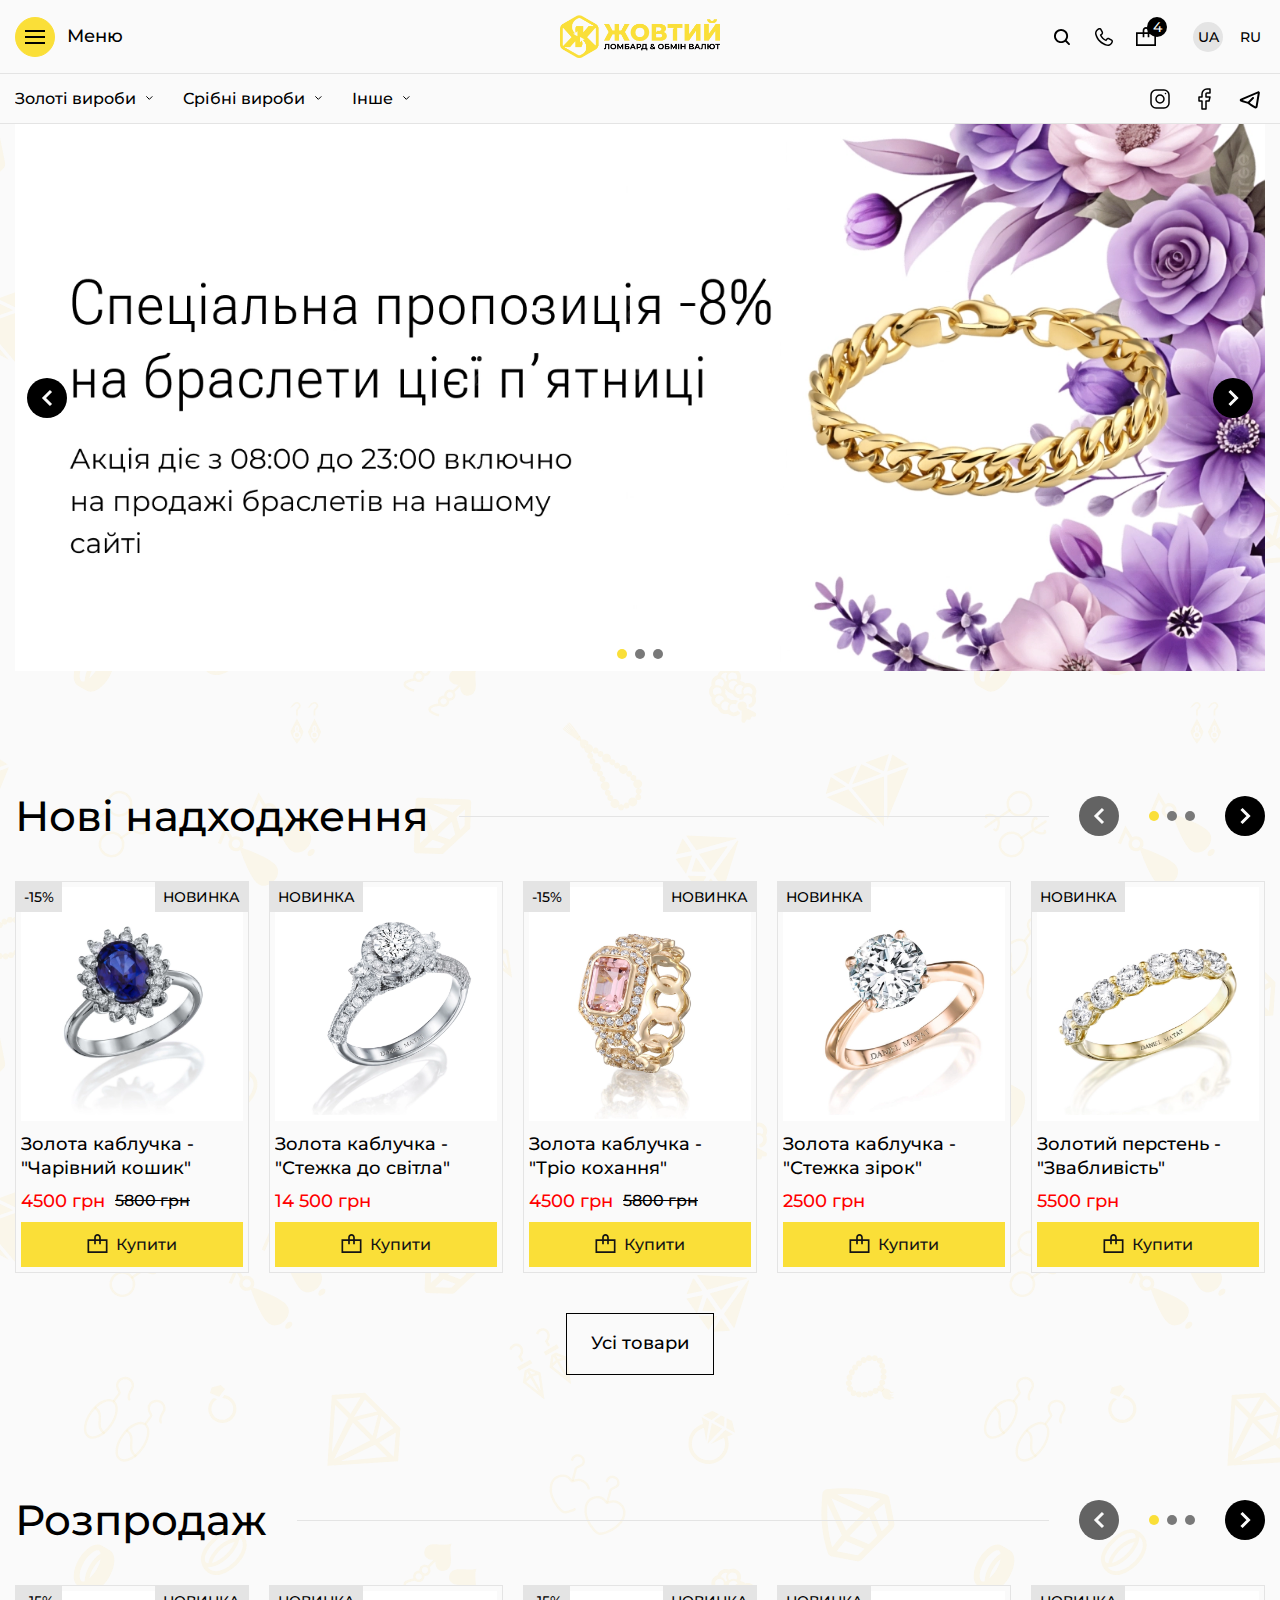
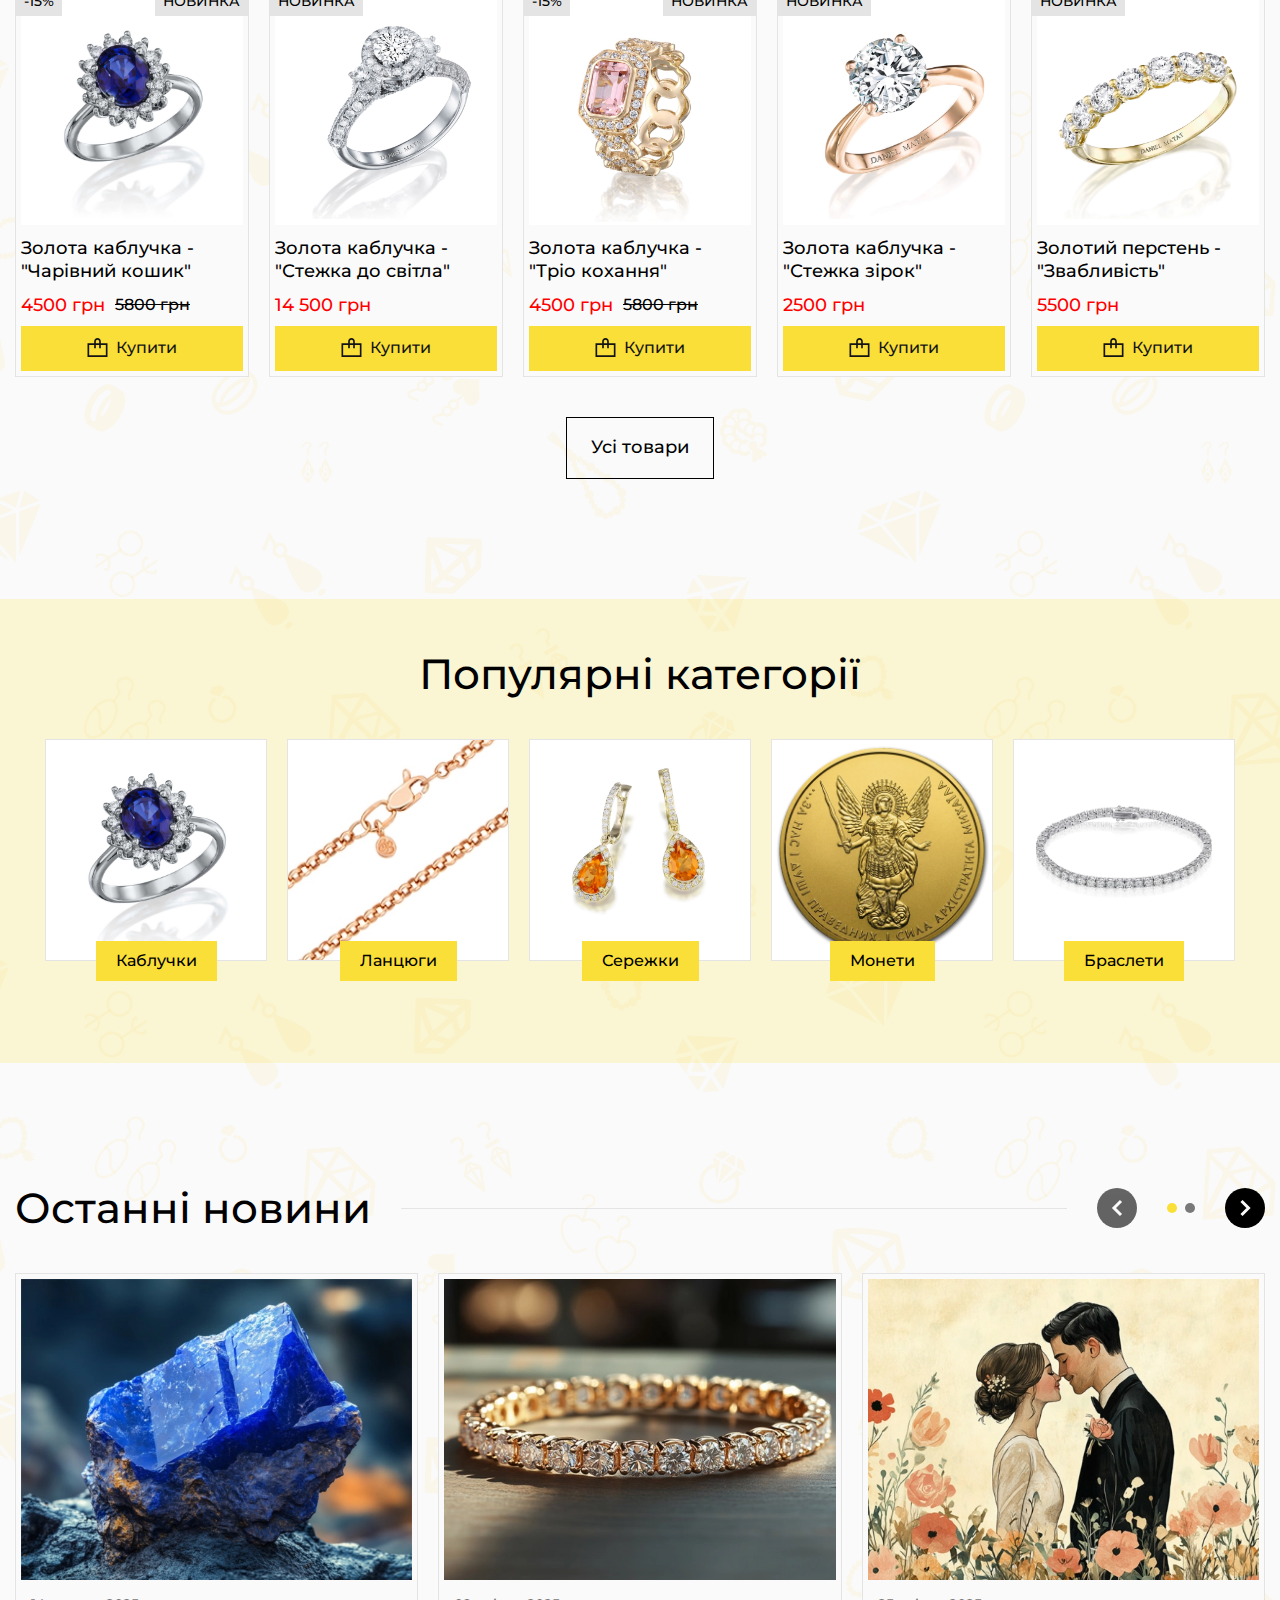
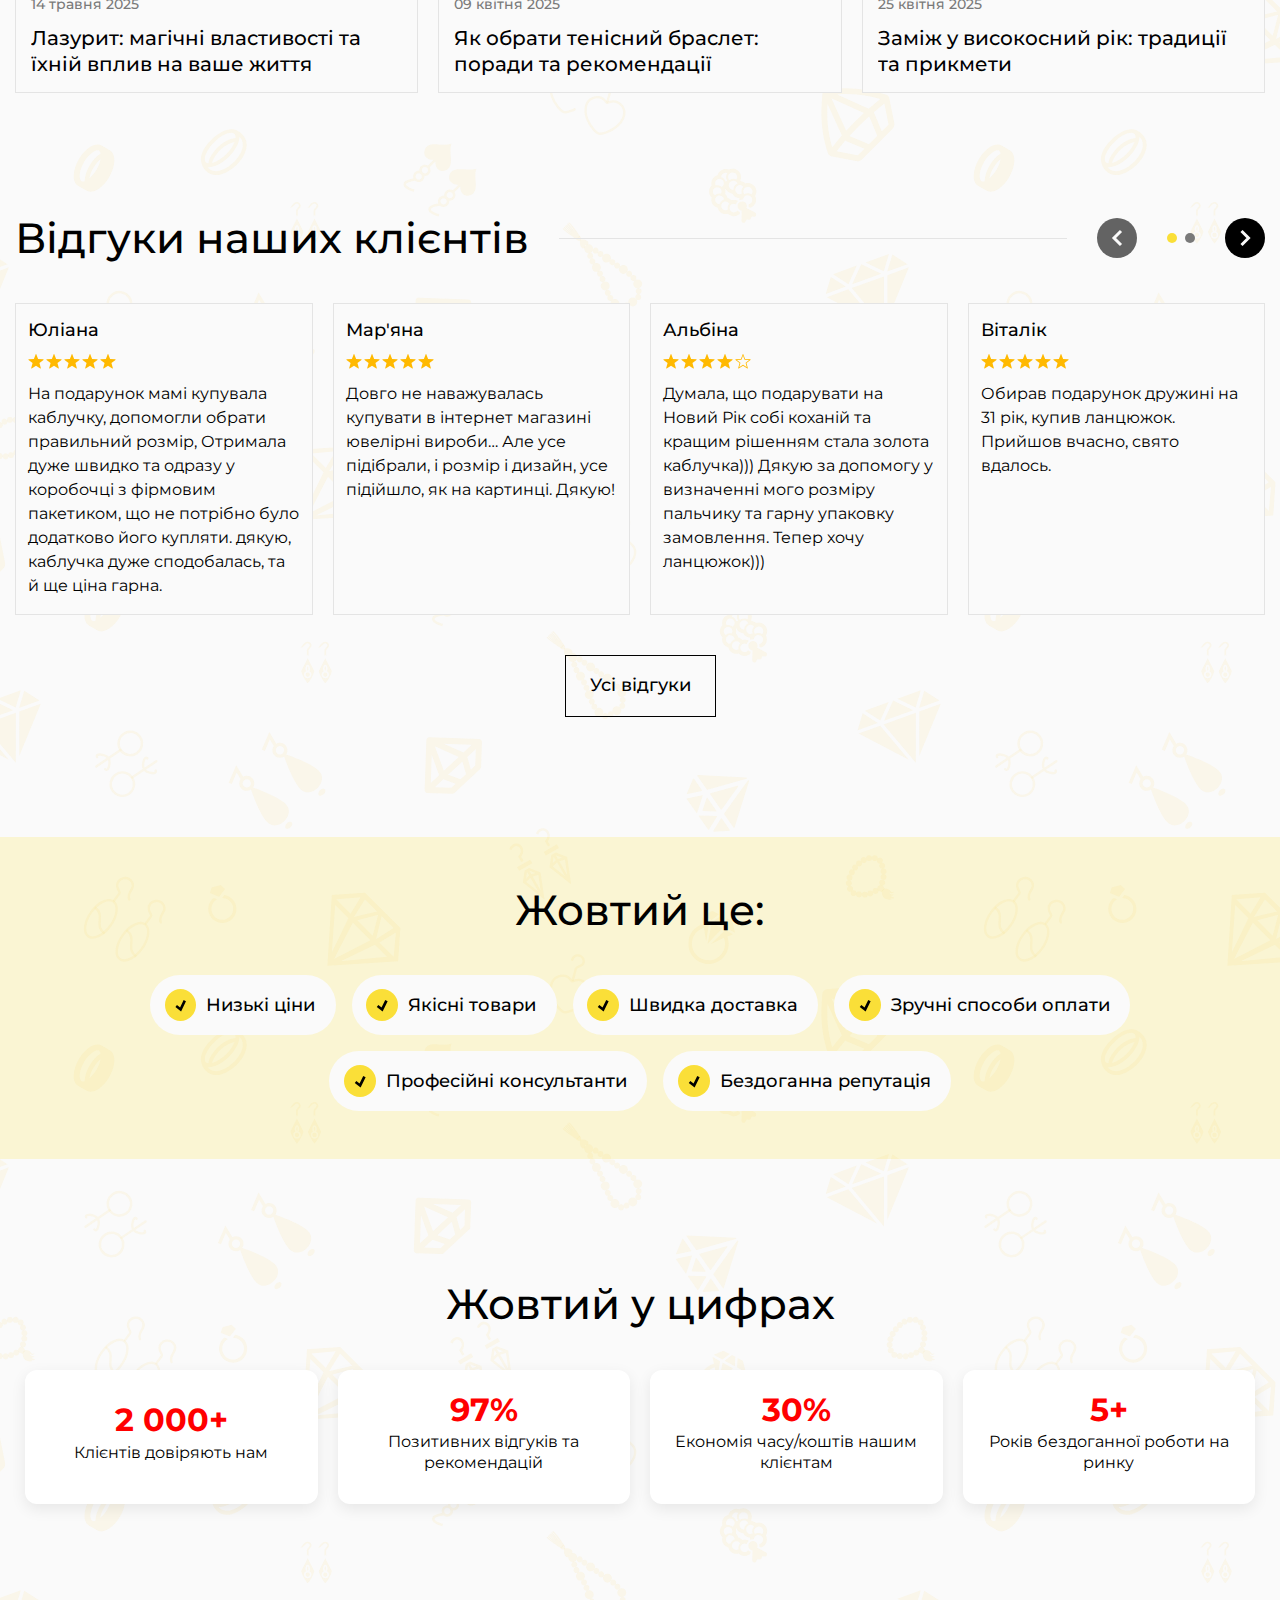
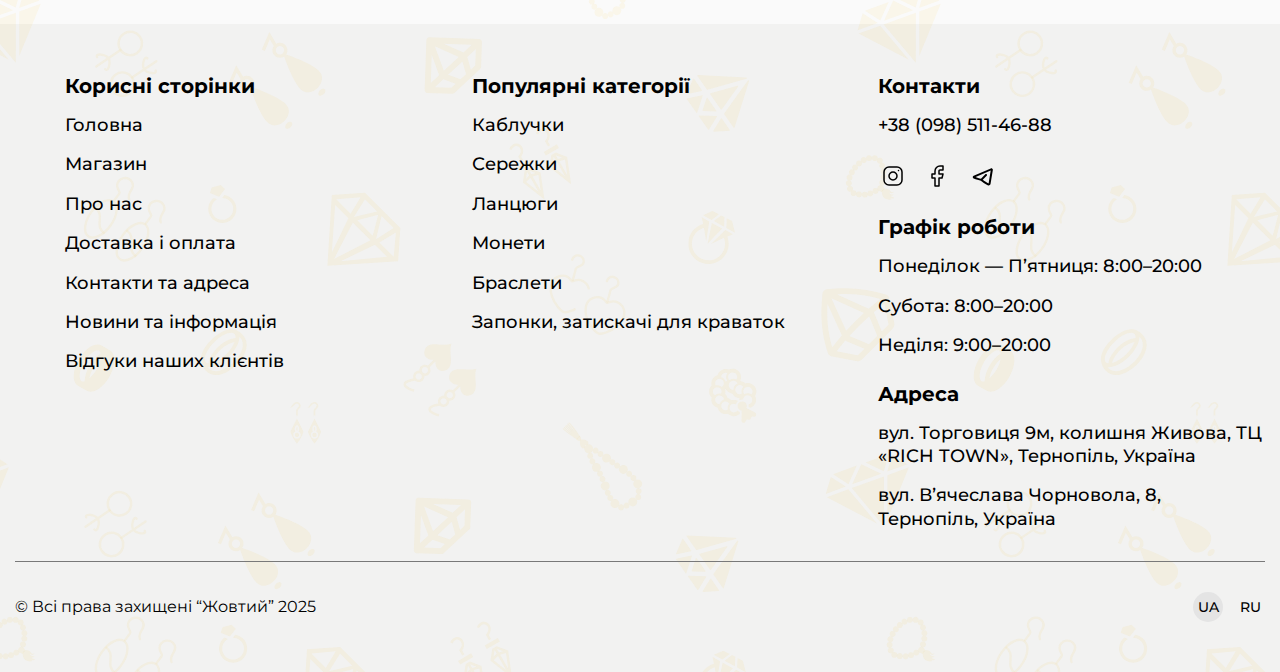
<file: index.html>
<!doctype html>
<html lang="uk">
	<head>
		<meta charset="UTF-8">
		<meta name="viewport" content="width=device-width, initial-scale=1.0">
		<link rel="preload" href="./assets/fonts/Montserrat-Regular.woff2" as="font" type="font/woff2" crossorigin="anonymous">
		<link rel="preload" href="./assets/fonts/Montserrat-Medium.woff2" as="font" type="font/woff2" crossorigin="anonymous">
		<link rel="preload" href="./assets/fonts/Montserrat-Bold.woff2" as="font" type="font/woff2" crossorigin="anonymous">
		<link rel="shortcut icon" href="./assets/img/favicon.ico">
		<title>Home Page</title>
		<script type="module" crossorigin="" src="./js/app.min.js?v=1764943442841"></script>
		<link rel="stylesheet" crossorigin="" href="./css/app.min.css?v=1764943442841">
	</head>
	<body>
		<div class="wrapper">
			<header class="header">
				<div class="header__container">
					<div class="header__top">
						<div class="header__top-left">
							<button type="button" class="header__burger" data-menu="menu" data-menu-click="">
								<span class="header__burger-icon">
									<span></span>
								</span>
								<span class="header__burger-text">Меню</span>
							</button>
						</div>
						<a href="#" class="header__logo">
							<img alt="logo" loading="lazy" src="./assets/img/logo.webp">
						</a>
						<div class="header__top-right">
							<div class="header__actions" data-fls-dynamic=".menu__body, 767.98">
								<button type="button" class="header__action" data-menu="search-block" data-menu-click="">
									<svg width="20" height="20" viewbox="0 0 20 20" fill="none" xmlns="http://www.w3.org/2000/svg">
										<path d="M17.7222 16.3814L14.6465 13.3064C15.5786 12.0864 16.0899 10.6066 16.0901 9.04512C16.0901 7.16335 15.357 5.39408 14.0259 4.06349C12.695 2.7329 10.9256 2 9.04323 2C7.16107 2 5.39143 2.7329 4.06056 4.06349C1.31315 6.81056 1.31315 11.2801 4.06056 14.0267C5.39143 15.3576 7.16107 16.0905 9.04323 16.0905C10.6051 16.0903 12.0852 15.5791 13.3054 14.6472L16.3811 17.7222C16.5661 17.9074 16.809 18 17.0516 18C17.2943 18 17.5372 17.9074 17.7222 17.7222C18.0926 17.3521 18.0926 16.7516 17.7222 16.3814ZM5.40162 12.686C3.39374 10.6785 3.39397 7.41197 5.40162 5.40427C6.37431 4.43202 7.66767 3.89636 9.04323 3.89636C10.419 3.89636 11.7122 4.43202 12.6848 5.40427C13.6575 6.37675 14.1933 7.66984 14.1933 9.04512C14.1933 10.4206 13.6575 11.7135 12.6848 12.686C11.7122 13.6584 10.419 14.1941 9.04323 14.1941C7.66767 14.1941 6.37431 13.6584 5.40162 12.686Z" fill="currentColor"></path>
									</svg>
								</button>
								<a href="tel:+380985114688" class="header__action">
									<svg width="20" height="20" viewbox="0 0 20 20" fill="none" xmlns="http://www.w3.org/2000/svg">
										<path d="M7.12411 1.60424C7.24688 1.72739 7.35396 1.86523 7.44304 2.01479L8.83525 4.3969C9.16981 4.96877 9.26833 5.65249 9.11045 6.30674C8.95256 6.96099 8.55034 7.53575 7.98693 7.91221L7.49566 8.24087C8.45555 10.0482 9.93181 11.5222 11.742 12.4806L12.0811 11.9829C12.4612 11.4245 13.0378 11.0274 13.6922 10.8734C14.3465 10.7194 15.0291 10.8201 15.5995 11.1549L17.9901 12.5596C18.3605 12.7788 18.6518 13.1078 18.8248 13.5023C18.9978 13.8967 19.0441 14.3377 18.9575 14.7655C18.7962 15.4709 18.4923 16.1393 18.0646 16.7291C17.6369 17.3189 17.0945 17.8176 16.471 18.1943C15.8963 18.564 15.2547 18.8139 14.5856 18.9285C13.9166 19.043 13.2345 19.0198 12.5815 18.8602C9.82347 18.125 7.32033 16.6849 5.31546 14.6799C3.31058 12.6749 1.87221 10.1733 1.1402 7.41836C0.979747 6.76208 0.956742 6.07663 1.07261 5.40442C1.18847 4.73221 1.44074 4.08756 1.81381 3.51036C2.18701 2.89355 2.68123 2.35674 3.26585 1.93316C3.85048 1.50957 4.51307 1.20823 5.21262 1.04778C5.55632 0.973783 5.911 0.985898 6.24468 1.08304C6.57837 1.18018 6.88059 1.35929 7.12411 1.60424ZM8.23205 11.7412C7.24132 10.7529 6.43835 9.59278 5.86045 8.31459C5.7881 8.1544 5.77612 7.97227 5.82667 7.80106C5.87722 7.62985 5.98697 7.48084 6.13612 7.38092L7.17945 6.68365C7.4222 6.52133 7.59553 6.27366 7.66366 5.99174C7.7318 5.70981 7.68955 5.41515 7.54563 5.16856L6.15619 2.78921C6.0931 2.67755 5.99585 2.58945 5.87829 2.53746C5.76072 2.48547 5.62882 2.47224 5.50136 2.49963C5.00051 2.61625 4.52657 2.83398 4.10901 3.13927C3.69146 3.44457 3.33923 3.83089 3.07425 4.27421C2.81067 4.67582 2.6309 5.12505 2.54597 5.59426C2.46105 6.06347 2.47278 6.54274 2.58044 7.00259C3.24663 9.51171 4.5562 11.7902 6.3818 13.6164C8.2074 15.4426 10.4869 16.7545 12.9986 17.4243C13.4547 17.5308 13.93 17.5423 14.3954 17.4583C14.8607 17.3743 15.3062 17.1965 15.7045 16.9358C16.1503 16.6669 16.5392 16.3119 16.8475 15.8922C17.1559 15.4726 17.3775 14.997 17.4989 14.4941C17.5241 14.3668 17.5095 14.2358 17.4571 14.1191C17.4047 14.0023 17.317 13.9054 17.2061 13.8417L14.8162 12.4391C14.5704 12.2948 14.2762 12.2514 13.9942 12.3178C13.7123 12.3842 13.4639 12.5555 13.3002 12.7963L12.592 13.8437C12.4913 13.9918 12.3419 14.1004 12.1706 14.1499C11.9993 14.1995 11.8174 14.1868 11.6576 14.114C10.3812 13.5316 9.22197 12.7286 8.23205 11.7412Z" fill="currentColor"></path>
									</svg>
								</a>
								<button type="button" class="header__action" data-menu="cart" data-menu-click="">
									<svg width="20" height="20" viewbox="0 0 20 20" fill="none" xmlns="http://www.w3.org/2000/svg">
										<path fill-rule="evenodd" clip-rule="evenodd" d="M6.66667 5.18182V3.45455C6.66667 1.54666 8.15905 3.8147e-06 10 3.8147e-06C11.841 3.8147e-06 13.3333 1.54666 13.3333 3.45455V5.18182H20V19H0V5.18182H6.66667ZM11.6667 3.45455V5.18182H8.33333V3.45455C8.33333 2.50061 9.07953 1.72728 10 1.72728C10.9205 1.72728 11.6667 2.50061 11.6667 3.45455ZM13.3333 10.3636V6.90909H18.3333V17.2727H1.66667V6.90909H6.66667V10.3636H8.33333V6.90909H11.6667V10.3636H13.3333Z" fill="currentColor"></path>
									</svg>
									<span class="header__action-count">4</span>
								</button>
							</div>
							<div class="header__lang lang-block" data-fls-dynamic=".menu__head, 767.98">
								<a href="#" class="lang-block__link is-active">UA</a>
								<a href="#" class="lang-block__link">RU</a>
							</div>
							<button type="button" class="header__cart" data-menu="cart" data-menu-click="">
								<svg width="20" height="20" viewbox="0 0 20 20" fill="none" xmlns="http://www.w3.org/2000/svg">
									<path fill-rule="evenodd" clip-rule="evenodd" d="M6.66667 5.18182V3.45455C6.66667 1.54666 8.15905 3.8147e-06 10 3.8147e-06C11.841 3.8147e-06 13.3333 1.54666 13.3333 3.45455V5.18182H20V19H0V5.18182H6.66667ZM11.6667 3.45455V5.18182H8.33333V3.45455C8.33333 2.50061 9.07953 1.72728 10 1.72728C10.9205 1.72728 11.6667 2.50061 11.6667 3.45455ZM13.3333 10.3636V6.90909H18.3333V17.2727H1.66667V6.90909H6.66667V10.3636H8.33333V6.90909H11.6667V10.3636H13.3333Z" fill="currentColor"></path>
								</svg>
								<span class="header__cart-count">4</span>
							</button>
						</div>
						<div class="header__menu menu" data-menu-target="menu">
							<nav class="menu__body">
								<div class="menu__head">
									<button type="button" class="menu__close" data-menu-close="">
										<svg width="10" height="10" viewbox="0 0 10 10" fill="none" xmlns="http://www.w3.org/2000/svg">
											<path d="M5.59967 4.99971L9.5 8.90004L8.90004 9.5L5.00029 5.60025L1.10055 9.5L0.500586 8.90004L4.40033 5.00029L0.5 1.09996L1.10055 0.500586L4.99971 4.39975L8.89945 0.5L9.49941 1.09996L5.59967 4.99971Z" fill="currentColor"></path>
										</svg>
									</button>
								</div>
								<ul class="menu__list">
									<li class="menu__item">
										<a href="#" class="menu__link">Головна</a>
									</li>
									<li class="menu__item">
										<a href="#" class="menu__link">Магазин</a>
									</li>
									<li class="menu__item">
										<a href="#" class="menu__link">Про нас</a>
									</li>
									<li class="menu__item">
										<a href="#" class="menu__link">Доставка і оплата</a>
									</li>
									<li class="menu__item">
										<a href="#" class="menu__link">Контакти та адреса</a>
									</li>
									<li class="menu__item">
										<a href="#" class="menu__link">Новини та інформація</a>
									</li>
									<li class="menu__item">
										<a href="#" class="menu__link">Відгуки наших клієнтів</a>
									</li>
								</ul>
							</nav>
						</div>
					</div>
					<div class="header__bottom">
						<button type="button" class="header__catalog" data-menu="catalog" data-menu-click="">
							<svg width="14" height="9" viewbox="0 0 14 9" fill="none" xmlns="http://www.w3.org/2000/svg">
								<path d="M0 0H14V1H0V0Z" fill="currentColor"></path>
								<path d="M0 4H14V5H0V4Z" fill="currentColor"></path>
								<path d="M0 8H14V9H0V8Z" fill="currentColor"></path>
							</svg>
							<span>Каталог</span>
						</button>
						<nav class="header__menu-catalog menu-catalog" data-menu-target="catalog">
							<div class="menu-catalog__head">
								<button type="button" class="menu-catalog__close" data-menu-close="">
									<svg width="10" height="10" viewbox="0 0 10 10" fill="none" xmlns="http://www.w3.org/2000/svg">
										<path d="M5.59967 4.99971L9.5 8.90004L8.90004 9.5L5.00029 5.60025L1.10055 9.5L0.500586 8.90004L4.40033 5.00029L0.5 1.09996L1.10055 0.500586L4.99971 4.39975L8.89945 0.5L9.49941 1.09996L5.59967 4.99971Z" fill="currentColor"></path>
									</svg>
								</button>
								<a href="#" class="menu-catalog__logo">
									<img alt="logo" loading="lazy" src="./assets/img/logo.webp">
								</a>
							</div>
							<ul class="menu-catalog__list">
								<li class="menu-catalog__item">
									<a href="#" class="menu-catalog__link" data-menu="gold">Золоті вироби</a>
								</li>
								<li class="menu-catalog__item">
									<a href="#" class="menu-catalog__link" data-menu="silver">Срібні вироби</a>
								</li>
								<li class="menu-catalog__item">
									<a href="#" class="menu-catalog__link" data-menu="other">Інше</a>
								</li>
							</ul>
						</nav>
						<div data-fls-dynamic=".menu__body, 767.98" class="header__socials social">
							<a href="#" class="social__link">
								<svg width="24" height="24" target="_blank" viewbox="0 0 24 24" fill="none" xmlns="http://www.w3.org/2000/svg">
									<path d="M12 16C13.0609 16 14.0783 15.5786 14.8284 14.8284C15.5786 14.0783 16 13.0609 16 12C16 10.9391 15.5786 9.92172 14.8284 9.17157C14.0783 8.42143 13.0609 8 12 8C10.9391 8 9.92172 8.42143 9.17157 9.17157C8.42143 9.92172 8 10.9391 8 12C8 13.0609 8.42143 14.0783 9.17157 14.8284C9.92172 15.5786 10.9391 16 12 16Z" stroke="currentColor" stroke-width="1.5" stroke-linecap="round" stroke-linejoin="round"></path>
									<path d="M3 16V8C3 6.67392 3.52678 5.40215 4.46447 4.46447C5.40215 3.52678 6.67392 3 8 3H16C17.3261 3 18.5979 3.52678 19.5355 4.46447C20.4732 5.40215 21 6.67392 21 8V16C21 17.3261 20.4732 18.5979 19.5355 19.5355C18.5979 20.4732 17.3261 21 16 21H8C6.67392 21 5.40215 20.4732 4.46447 19.5355C3.52678 18.5979 3 17.3261 3 16Z" stroke="currentColor" stroke-width="1.5"></path>
									<path d="M17.5 6.51002L17.51 6.49902" stroke="currentColor" stroke-width="1.5" stroke-linecap="round" stroke-linejoin="round"></path>
								</svg>
							</a>
							<a href="#" class="social__link">
								<svg width="24" height="24" target="_blank" viewbox="0 0 24 24" fill="none" xmlns="http://www.w3.org/2000/svg">
									<path d="M17 2H14C12.6739 2 11.4021 2.52678 10.4645 3.46447C9.52678 4.40215 9 5.67392 9 7V10H6V14H9V22H13V14H16L17 10H13V7C13 6.73478 13.1054 6.48043 13.2929 6.29289C13.4804 6.10536 13.7348 6 14 6H17V2Z" stroke="currentColor" stroke-width="1.5" stroke-linecap="round" stroke-linejoin="round"></path>
								</svg>
							</a>
							<a href="https://t.me/Ternopil_RT" target="_blank" class="social__link">
								<svg width="24" height="24" viewbox="0 0 24 24" fill="none" xmlns="http://www.w3.org/2000/svg">
									<path fill-rule="evenodd" clip-rule="evenodd" d="M21.84 6.05599C21.8836 5.79131 21.8555 5.51977 21.7585 5.26967C21.6615 5.01957 21.4992 4.80006 21.2885 4.634C21.0778 4.46795 20.8265 4.36144 20.5606 4.32555C20.2948 4.28967 20.0242 4.32574 19.777 4.42999L2.67703 11.63C1.48503 12.132 1.42403 13.856 2.67703 14.376C3.91791 14.893 5.1767 15.366 6.45103 15.794C7.61903 16.18 8.89303 16.537 9.91403 16.638C10.193 16.972 10.544 17.294 10.902 17.588C11.449 18.038 12.107 18.501 12.787 18.945C14.149 19.835 15.66 20.686 16.678 21.24C17.895 21.9 19.352 21.14 19.57 19.813L21.84 6.05599ZM4.59403 12.993L19.718 6.62499L17.6 19.465C16.601 18.922 15.162 18.109 13.88 17.271C13.2892 16.8916 12.7187 16.4814 12.171 16.042C12.0247 15.9224 11.8826 15.7977 11.745 15.668L15.706 11.708C15.8937 11.5205 15.9991 11.2661 15.9992 11.0008C15.9993 10.7356 15.894 10.4811 15.7065 10.2935C15.519 10.1059 15.2647 10.0004 14.9994 10.0003C14.7341 10.0002 14.4797 10.1055 14.292 10.293L9.95503 14.63C9.22103 14.536 8.19903 14.264 7.07703 13.894C6.24174 13.6157 5.41411 13.3149 4.59503 12.992L4.59403 12.993Z" fill="currentColor"></path>
								</svg>
							</a>
						</div>
					</div>
				</div>
				<div class="submenu" data-menu-target="gold">
					<div class="submenu__head">
						<button type="button" class="submenu__back" data-menu="catalog" data-menu-click="">
							<svg width="12" height="12" viewbox="0 0 12 12" fill="none" xmlns="http://www.w3.org/2000/svg">
								<path d="M-7.15493e-08 6L6.27123 12L7.34551 10.8771L3.05975 6.77693L12 6.77693L12 5.22307L3.05975 5.22307L7.34551 1.12291L6.27123 -6.83149e-08L-7.15493e-08 6Z" fill="#898989"></path>
							</svg>
							<span>Назад</span>
						</button>
						<button type="button" class="submenu__close" data-menu-close="">
							<svg width="10" height="10" viewbox="0 0 10 10" fill="none" xmlns="http://www.w3.org/2000/svg">
								<path d="M5.59967 4.99971L9.5 8.90004L8.90004 9.5L5.00029 5.60025L1.10055 9.5L0.500586 8.90004L4.40033 5.00029L0.5 1.09996L1.10055 0.500586L4.99971 4.39975L8.89945 0.5L9.49941 1.09996L5.59967 4.99971Z" fill="currentColor"></path>
							</svg>
						</button>
					</div>
					<ul class="submenu__list">
						<li class="submenu__item">
							<a href="#" class="submenu__link">
								<figure class="submenu__link-icon">
									<img alt="Image" loading="lazy" src="./assets/img/menu-catalog/image-3.webp">
								</figure>
								<span>Браслети</span>
							</a>
						</li>
						<li class="submenu__item">
							<a href="#" class="submenu__link">
								<figure class="submenu__link-icon">
									<img alt="Image" loading="lazy" src="./assets/img/menu-catalog/image-23.webp">
								</figure>
								<span>Брошки</span>
							</a>
						</li>
						<li class="submenu__item">
							<a href="#" class="submenu__link">
								<figure class="submenu__link-icon">
									<img alt="Image" loading="lazy" src="./assets/img/menu-catalog/image-26.webp">
								</figure>
								<span>Запонки, затискачі для краваток</span>
							</a>
						</li>
						<li class="submenu__item">
							<a href="#" class="submenu__link">
								<figure class="submenu__link-icon">
									<img alt="Image" loading="lazy" src="./assets/img/menu-catalog/image-4.webp">
								</figure>
								<span>Каблучки</span>
							</a>
						</li>
						<li class="submenu__item">
							<a href="#" class="submenu__link">
								<figure class="submenu__link-icon">
									<img alt="Image" loading="lazy" src="./assets/img/menu-catalog/image-21.webp">
								</figure>
								<span>Кольє</span>
							</a>
						</li>
						<li class="submenu__item">
							<a href="#" class="submenu__link">
								<figure class="submenu__link-icon">
									<img alt="Image" loading="lazy" src="./assets/img/menu-catalog/image-28.webp">
								</figure>
								<span>Ланцюги</span>
							</a>
						</li>
						<li class="submenu__item">
							<a href="#" class="submenu__link">
								<figure class="submenu__link-icon">
									<img alt="Image" loading="lazy" src="./assets/img/menu-catalog/image-29.webp">
								</figure>
								<span>Ладанки</span>
							</a>
						</li>
						<li class="submenu__item">
							<a href="#" class="submenu__link">
								<figure class="submenu__link-icon">
									<img alt="Image" loading="lazy" src="./assets/img/menu-catalog/image-30.webp">
								</figure>
								<span>Монети</span>
							</a>
						</li>
						<li class="submenu__item">
							<a href="#" class="submenu__link">
								<figure class="submenu__link-icon">
									<img alt="Image" loading="lazy" src="./assets/img/menu-catalog/image-19.webp">
								</figure>
								<span>Підвіси</span>
							</a>
						</li>
						<li class="submenu__item">
							<a href="#" class="submenu__link">
								<figure class="submenu__link-icon">
									<img alt="Image" loading="lazy" src="./assets/img/menu-catalog/image-10.webp">
								</figure>
								<span>Сережки</span>
							</a>
						</li>
						<li class="submenu__item">
							<a href="#" class="submenu__link">
								<figure class="submenu__link-icon">
									<img alt="Image" loading="lazy" src="./assets/img/menu-catalog/image-31.webp">
								</figure>
								<span>Шпильки</span>
							</a>
						</li>
					</ul>
				</div>
				<div class="submenu" data-menu-target="silver">
					<div class="submenu__head">
						<button type="button" class="submenu__back" data-menu="catalog" data-menu-click="">
							<svg width="12" height="12" viewbox="0 0 12 12" fill="none" xmlns="http://www.w3.org/2000/svg">
								<path d="M-7.15493e-08 6L6.27123 12L7.34551 10.8771L3.05975 6.77693L12 6.77693L12 5.22307L3.05975 5.22307L7.34551 1.12291L6.27123 -6.83149e-08L-7.15493e-08 6Z" fill="#898989"></path>
							</svg>
							<span>Назад</span>
						</button>
						<button type="button" class="submenu__close" data-menu-close="">
							<svg width="10" height="10" viewbox="0 0 10 10" fill="none" xmlns="http://www.w3.org/2000/svg">
								<path d="M5.59967 4.99971L9.5 8.90004L8.90004 9.5L5.00029 5.60025L1.10055 9.5L0.500586 8.90004L4.40033 5.00029L0.5 1.09996L1.10055 0.500586L4.99971 4.39975L8.89945 0.5L9.49941 1.09996L5.59967 4.99971Z" fill="currentColor"></path>
							</svg>
						</button>
					</div>
					<ul class="submenu__list">
						<li class="submenu__item">
							<a href="#" class="submenu__link">
								<figure class="submenu__link-icon">
									<img alt="Image" loading="lazy" src="./assets/img/menu-catalog/image-32.webp">
								</figure>
								<span>Браслети</span>
							</a>
						</li>
						<li class="submenu__item">
							<a href="#" class="submenu__link">
								<figure class="submenu__link-icon">
									<img alt="Image" loading="lazy" src="./assets/img/menu-catalog/image-23.webp">
								</figure>
								<span>Брошки</span>
							</a>
						</li>
						<li class="submenu__item">
							<a href="#" class="submenu__link">
								<figure class="submenu__link-icon">
									<img alt="Image" loading="lazy" src="./assets/img/menu-catalog/image-27.webp">
								</figure>
								<span>Запонки, затискачі для краваток</span>
							</a>
						</li>
						<li class="submenu__item">
							<a href="#" class="submenu__link">
								<figure class="submenu__link-icon">
									<img alt="Image" loading="lazy" src="./assets/img/menu-catalog/image-2.webp">
								</figure>
								<span>Каблучки</span>
							</a>
						</li>
						<li class="submenu__item">
							<a href="#" class="submenu__link">
								<figure class="submenu__link-icon">
									<img alt="Image" loading="lazy" src="./assets/img/menu-catalog/image-22.webp">
								</figure>
								<span>Кольє</span>
							</a>
						</li>
						<li class="submenu__item">
							<a href="#" class="submenu__link">
								<figure class="submenu__link-icon">
									<img alt="Image" loading="lazy" src="./assets/img/menu-catalog/image-33.webp">
								</figure>
								<span>Ланцюги</span>
							</a>
						</li>
						<li class="submenu__item">
							<a href="#" class="submenu__link">
								<figure class="submenu__link-icon">
									<img alt="Image" loading="lazy" src="./assets/img/menu-catalog/image-29.webp">
								</figure>
								<span>Ладанки</span>
							</a>
						</li>
						<li class="submenu__item">
							<a href="#" class="submenu__link">
								<figure class="submenu__link-icon">
									<img alt="Image" loading="lazy" src="./assets/img/menu-catalog/image-34.webp">
								</figure>
								<span>Монети</span>
							</a>
						</li>
						<li class="submenu__item">
							<a href="#" class="submenu__link">
								<figure class="submenu__link-icon">
									<img alt="Image" loading="lazy" src="./assets/img/menu-catalog/image-20.webp">
								</figure>
								<span>Підвіски</span>
							</a>
						</li>
						<li class="submenu__item">
							<a href="#" class="submenu__link">
								<figure class="submenu__link-icon">
									<img alt="Image" loading="lazy" src="./assets/img/menu-catalog/image-35.webp">
								</figure>
								<span>Сережки</span>
							</a>
						</li>
						<li class="submenu__item">
							<a href="#" class="submenu__link">
								<figure class="submenu__link-icon">
									<img alt="Image" loading="lazy" src="./assets/img/menu-catalog/image-36.webp">
								</figure>
								<span>Шпилька</span>
							</a>
						</li>
						<li class="submenu__item">
							<a href="#" class="submenu__link">
								<figure class="submenu__link-icon">
									<img alt="Image" loading="lazy" src="./assets/img/menu-catalog/image-25.webp">
								</figure>
								<span>Столове срібло</span>
							</a>
						</li>
					</ul>
				</div>
				<div class="submenu" data-menu-target="other">
					<div class="submenu__head">
						<button type="button" class="submenu__back" data-menu="catalog" data-menu-click="">
							<svg width="12" height="12" viewbox="0 0 12 12" fill="none" xmlns="http://www.w3.org/2000/svg">
								<path d="M-7.15493e-08 6L6.27123 12L7.34551 10.8771L3.05975 6.77693L12 6.77693L12 5.22307L3.05975 5.22307L7.34551 1.12291L6.27123 -6.83149e-08L-7.15493e-08 6Z" fill="#898989"></path>
							</svg>
							<span>Назад</span>
						</button>
						<button type="button" class="submenu__close" data-menu-close="">
							<svg width="10" height="10" viewbox="0 0 10 10" fill="none" xmlns="http://www.w3.org/2000/svg">
								<path d="M5.59967 4.99971L9.5 8.90004L8.90004 9.5L5.00029 5.60025L1.10055 9.5L0.500586 8.90004L4.40033 5.00029L0.5 1.09996L1.10055 0.500586L4.99971 4.39975L8.89945 0.5L9.49941 1.09996L5.59967 4.99971Z" fill="currentColor"></path>
							</svg>
						</button>
					</div>
					<ul class="submenu__list">
						<li class="submenu__item">
							<a href="#" class="submenu__link">
								<figure class="submenu__link-icon">
									<img alt="Image" loading="lazy" src="./assets/img/menu-catalog/image-34.webp">
								</figure>
								<span>Монети</span>
							</a>
						</li>
						<li class="submenu__item">
							<a href="#" class="submenu__link">
								<figure class="submenu__link-icon">
									<img alt="Image" loading="lazy" src="./assets/img/menu-catalog/image-37.webp">
								</figure>
								<span>Медалі</span>
							</a>
						</li>
						<li class="submenu__item">
							<a href="#" class="submenu__link">
								<figure class="submenu__link-icon">
									<img alt="Image" loading="lazy" src="./assets/img/menu-catalog/image-12.webp">
								</figure>
								<span>Iнше</span>
							</a>
						</li>
					</ul>
				</div>
				<div class="search-block" data-menu-target="search-block">
					<div class="search-block__container">
						<form class="search-block__field">
							<input autocomplete="off" type="text" name="search" placeholder="Пошук..." class="search-block__input">
							<button type="submit" class="search-block__button button-empty">
								<span>Знайти</span>
								<svg width="21" height="14" viewbox="0 0 21 14" fill="none" xmlns="http://www.w3.org/2000/svg">
									<path d="M12.9999 0.999935L19 7L12.9999 13.0001M17.9999 6.99994H-0.00012207" stroke="currentColor" stroke-width="2"></path>
								</svg>
							</button>
							<button type="button" class="search-block__close" data-menu-close="">
								<svg width="14" height="14" viewbox="0 0 14 14" fill="none" xmlns="http://www.w3.org/2000/svg">
									<path d="M13 1L1 13M1 1L13 13" stroke="currentColor" stroke-linecap="round" stroke-linejoin="round"></path>
								</svg>
							</button>
						</form>
					</div>
				</div>
			</header>
			<main class="page">
				<section class="hero">
					<div class="hero__container">
						<div data-fls-slider="" class="hero__slider swiper">
							<div class="hero__wrapper swiper-wrapper">
								<a href="#" class="hero__slide swiper-slide">
									<picture>
										<source srcset="./assets/img/hero/image-1-mob.webp" media="(max-width: 767.98px)">
										<img alt="Image" loading="lazy" src="./assets/img/hero/image-1.webp">
									</picture>
								</a>
								<a href="#" class="hero__slide swiper-slide">
									<picture>
										<source srcset="./assets/img/hero/image-2-mob.webp" media="(max-width: 767.98px)">
										<img alt="Image" loading="lazy" src="./assets/img/hero/image-2.webp">
									</picture>
								</a>
								<a href="#" class="hero__slide swiper-slide">
									<picture>
										<source srcset="./assets/img/hero/image-3-mob.webp" media="(max-width: 767.98px)">
										<img alt="Image" loading="lazy" src="./assets/img/hero/image-3.webp">
									</picture>
								</a>
							</div>
							<div class="swiper-pagination"></div>
							<div class="hero__navigation">
								<button type="button" class="swiper-button-prev">
									<svg width="12" height="18" viewbox="0 0 12 18" fill="none" xmlns="http://www.w3.org/2000/svg">
										<path d="M10 16L3 9L10 2" stroke="currentColor" stroke-width="3"></path>
									</svg>
								</button>
								<button type="button" class="swiper-button-next">
									<svg width="11" height="18" viewbox="0 0 11 18" fill="none" xmlns="http://www.w3.org/2000/svg">
										<path d="M1.5 2L8.5 9L1.5 16" stroke="currentColor" stroke-width="3"></path>
									</svg>
								</button>
							</div>
						</div>
					</div>
				</section>
				<section class="proposals">
					<div class="proposals__container">
						<div class="proposals__head">
							<h2 class="proposals__title title title--h2 lines-decor lines-decor--right">Нові надходження</h2>
							<div class="proposals__navigation">
								<button type="button" class="swiper-button-prev">
									<svg width="12" height="18" viewbox="0 0 12 18" fill="none" xmlns="http://www.w3.org/2000/svg">
										<path d="M10 16L3 9L10 2" stroke="currentColor" stroke-width="3"></path>
									</svg>
								</button>
								<div class="swiper-pagination"></div>
								<button type="button" class="swiper-button-next">
									<svg width="11" height="18" viewbox="0 0 11 18" fill="none" xmlns="http://www.w3.org/2000/svg">
										<path d="M1.5 2L8.5 9L1.5 16" stroke="currentColor" stroke-width="3"></path>
									</svg>
								</button>
							</div>
						</div>
						<div data-fls-slider="" class="proposals__slider swiper">
							<div class="proposals__wrapper swiper-wrapper">
								<div class="product-card swiper-slide">
									<div class="product-card__badges">
										<div class="product-card__badge">-15%</div>
										<div class="product-card__badge">Новинка</div>
									</div>
									<a href="#" class="product-card__img">
										<img alt="Image" loading="lazy" src="./assets/img/menu-catalog/image-1.webp">
									</a>
									<a href="#" class="product-card__title">Золота каблучка - "Чарівний кошик"</a>
									<div class="product-card__bottom">
										<div class="product-card__prices">
											<div class="product-card__price">4500 грн</div>
											<div class="product-card__oldprice">5800 грн</div>
										</div>
										<button type="button" class="product-card__buy">
											<svg width="21" height="20" viewbox="0 0 21 20" fill="none" xmlns="http://www.w3.org/2000/svg">
												<path fill-rule="evenodd" clip-rule="evenodd" d="M7.16667 5.18182V3.45455C7.16667 1.54665 8.65905 0 10.5 0C12.341 0 13.8333 1.54665 13.8333 3.45455V5.18182H20.5V19H0.5V5.18182H7.16667ZM12.1667 3.45455V5.18182H8.83333V3.45455C8.83333 2.50061 9.57953 1.72727 10.5 1.72727C11.4205 1.72727 12.1667 2.50061 12.1667 3.45455ZM13.8333 10.3636V6.90909H18.8333V17.2727H2.16667V6.90909H7.16667V10.3636H8.83333V6.90909H12.1667V10.3636H13.8333Z" fill="currentColor"></path>
											</svg>
											Купити
										</button>
									</div>
								</div>
								<div class="product-card swiper-slide">
									<div class="product-card__badges">
										<div class="product-card__badge">Новинка</div>
									</div>
									<a href="#" class="product-card__img">
										<img alt="Image" loading="lazy" src="./assets/img/menu-catalog/image-2.webp">
									</a>
									<a href="#" class="product-card__title">Золота каблучка - "Стежка до світла"</a>
									<div class="product-card__bottom">
										<div class="product-card__prices">
											<div class="product-card__price">14 500 грн</div>
										</div>
										<button type="button" class="product-card__buy">
											<svg width="21" height="20" viewbox="0 0 21 20" fill="none" xmlns="http://www.w3.org/2000/svg">
												<path fill-rule="evenodd" clip-rule="evenodd" d="M7.16667 5.18182V3.45455C7.16667 1.54665 8.65905 0 10.5 0C12.341 0 13.8333 1.54665 13.8333 3.45455V5.18182H20.5V19H0.5V5.18182H7.16667ZM12.1667 3.45455V5.18182H8.83333V3.45455C8.83333 2.50061 9.57953 1.72727 10.5 1.72727C11.4205 1.72727 12.1667 2.50061 12.1667 3.45455ZM13.8333 10.3636V6.90909H18.8333V17.2727H2.16667V6.90909H7.16667V10.3636H8.83333V6.90909H12.1667V10.3636H13.8333Z" fill="currentColor"></path>
											</svg>
											Купити
										</button>
									</div>
								</div>
								<div class="product-card swiper-slide">
									<div class="product-card__badges">
										<div class="product-card__badge">-15%</div>
										<div class="product-card__badge">Новинка</div>
									</div>
									<a href="#" class="product-card__img">
										<img alt="Image" loading="lazy" src="./assets/img/menu-catalog/image-3.webp">
									</a>
									<a href="#" class="product-card__title">Золота каблучка - "Тріо кохання"</a>
									<div class="product-card__bottom">
										<div class="product-card__prices">
											<div class="product-card__price">4500 грн</div>
											<div class="product-card__oldprice">5800 грн</div>
										</div>
										<button type="button" class="product-card__buy">
											<svg width="21" height="20" viewbox="0 0 21 20" fill="none" xmlns="http://www.w3.org/2000/svg">
												<path fill-rule="evenodd" clip-rule="evenodd" d="M7.16667 5.18182V3.45455C7.16667 1.54665 8.65905 0 10.5 0C12.341 0 13.8333 1.54665 13.8333 3.45455V5.18182H20.5V19H0.5V5.18182H7.16667ZM12.1667 3.45455V5.18182H8.83333V3.45455C8.83333 2.50061 9.57953 1.72727 10.5 1.72727C11.4205 1.72727 12.1667 2.50061 12.1667 3.45455ZM13.8333 10.3636V6.90909H18.8333V17.2727H2.16667V6.90909H7.16667V10.3636H8.83333V6.90909H12.1667V10.3636H13.8333Z" fill="currentColor"></path>
											</svg>
											Купити
										</button>
									</div>
								</div>
								<div class="product-card swiper-slide">
									<div class="product-card__badges">
										<div class="product-card__badge">Новинка</div>
									</div>
									<a href="#" class="product-card__img">
										<img alt="Image" loading="lazy" src="./assets/img/menu-catalog/image-4.webp">
									</a>
									<a href="#" class="product-card__title">Золота каблучка - "Стежка зірок"</a>
									<div class="product-card__bottom">
										<div class="product-card__prices">
											<div class="product-card__price">2500 грн</div>
										</div>
										<button type="button" class="product-card__buy">
											<svg width="21" height="20" viewbox="0 0 21 20" fill="none" xmlns="http://www.w3.org/2000/svg">
												<path fill-rule="evenodd" clip-rule="evenodd" d="M7.16667 5.18182V3.45455C7.16667 1.54665 8.65905 0 10.5 0C12.341 0 13.8333 1.54665 13.8333 3.45455V5.18182H20.5V19H0.5V5.18182H7.16667ZM12.1667 3.45455V5.18182H8.83333V3.45455C8.83333 2.50061 9.57953 1.72727 10.5 1.72727C11.4205 1.72727 12.1667 2.50061 12.1667 3.45455ZM13.8333 10.3636V6.90909H18.8333V17.2727H2.16667V6.90909H7.16667V10.3636H8.83333V6.90909H12.1667V10.3636H13.8333Z" fill="currentColor"></path>
											</svg>
											Купити
										</button>
									</div>
								</div>
								<div class="product-card swiper-slide">
									<div class="product-card__badges">
										<div class="product-card__badge">Новинка</div>
									</div>
									<a href="#" class="product-card__img">
										<img alt="Image" loading="lazy" src="./assets/img/menu-catalog/image-5.webp">
									</a>
									<a href="#" class="product-card__title">Золотий перстень - "Звабливість"</a>
									<div class="product-card__bottom">
										<div class="product-card__prices">
											<div class="product-card__price">5500 грн</div>
										</div>
										<button type="button" class="product-card__buy">
											<svg width="21" height="20" viewbox="0 0 21 20" fill="none" xmlns="http://www.w3.org/2000/svg">
												<path fill-rule="evenodd" clip-rule="evenodd" d="M7.16667 5.18182V3.45455C7.16667 1.54665 8.65905 0 10.5 0C12.341 0 13.8333 1.54665 13.8333 3.45455V5.18182H20.5V19H0.5V5.18182H7.16667ZM12.1667 3.45455V5.18182H8.83333V3.45455C8.83333 2.50061 9.57953 1.72727 10.5 1.72727C11.4205 1.72727 12.1667 2.50061 12.1667 3.45455ZM13.8333 10.3636V6.90909H18.8333V17.2727H2.16667V6.90909H7.16667V10.3636H8.83333V6.90909H12.1667V10.3636H13.8333Z" fill="currentColor"></path>
											</svg>
											Купити
										</button>
									</div>
								</div>
								<div class="product-card swiper-slide">
									<div class="product-card__badges">
										<div class="product-card__badge">Новинка</div>
									</div>
									<a href="#" class="product-card__img">
										<img alt="Image" loading="lazy" src="./assets/img/menu-catalog/image-6.webp">
									</a>
									<a href="#" class="product-card__title">Золота каблучка - "Сузір'я кохання"</a>
									<div class="product-card__bottom">
										<div class="product-card__prices">
											<div class="product-card__price">9500 грн</div>
										</div>
										<button type="button" class="product-card__buy">
											<svg width="21" height="20" viewbox="0 0 21 20" fill="none" xmlns="http://www.w3.org/2000/svg">
												<path fill-rule="evenodd" clip-rule="evenodd" d="M7.16667 5.18182V3.45455C7.16667 1.54665 8.65905 0 10.5 0C12.341 0 13.8333 1.54665 13.8333 3.45455V5.18182H20.5V19H0.5V5.18182H7.16667ZM12.1667 3.45455V5.18182H8.83333V3.45455C8.83333 2.50061 9.57953 1.72727 10.5 1.72727C11.4205 1.72727 12.1667 2.50061 12.1667 3.45455ZM13.8333 10.3636V6.90909H18.8333V17.2727H2.16667V6.90909H7.16667V10.3636H8.83333V6.90909H12.1667V10.3636H13.8333Z" fill="currentColor"></path>
											</svg>
											Купити
										</button>
									</div>
								</div>
								<div class="product-card swiper-slide">
									<div class="product-card__badges">
										<div class="product-card__badge">Новинка</div>
									</div>
									<a href="#" class="product-card__img">
										<img alt="Image" loading="lazy" src="./assets/img/menu-catalog/image-7.webp">
									</a>
									<a href="#" class="product-card__title">Печатка з червоного золота</a>
									<div class="product-card__bottom">
										<div class="product-card__prices">
											<div class="product-card__price">9500 грн</div>
										</div>
										<button type="button" class="product-card__buy">
											<svg width="21" height="20" viewbox="0 0 21 20" fill="none" xmlns="http://www.w3.org/2000/svg">
												<path fill-rule="evenodd" clip-rule="evenodd" d="M7.16667 5.18182V3.45455C7.16667 1.54665 8.65905 0 10.5 0C12.341 0 13.8333 1.54665 13.8333 3.45455V5.18182H20.5V19H0.5V5.18182H7.16667ZM12.1667 3.45455V5.18182H8.83333V3.45455C8.83333 2.50061 9.57953 1.72727 10.5 1.72727C11.4205 1.72727 12.1667 2.50061 12.1667 3.45455ZM13.8333 10.3636V6.90909H18.8333V17.2727H2.16667V6.90909H7.16667V10.3636H8.83333V6.90909H12.1667V10.3636H13.8333Z" fill="currentColor"></path>
											</svg>
											Купити
										</button>
									</div>
								</div>
							</div>
						</div>
						<a href="#" class="proposals__all button-empty">Усі товари</a>
					</div>
				</section>
				<section class="proposals">
					<div class="proposals__container">
						<div class="proposals__head">
							<h2 class="proposals__title title title--h2 lines-decor lines-decor--right">Розпродаж</h2>
							<div class="proposals__navigation">
								<button type="button" class="swiper-button-prev">
									<svg width="12" height="18" viewbox="0 0 12 18" fill="none" xmlns="http://www.w3.org/2000/svg">
										<path d="M10 16L3 9L10 2" stroke="currentColor" stroke-width="3"></path>
									</svg>
								</button>
								<div class="swiper-pagination"></div>
								<button type="button" class="swiper-button-next">
									<svg width="11" height="18" viewbox="0 0 11 18" fill="none" xmlns="http://www.w3.org/2000/svg">
										<path d="M1.5 2L8.5 9L1.5 16" stroke="currentColor" stroke-width="3"></path>
									</svg>
								</button>
							</div>
						</div>
						<div data-fls-slider="" class="proposals__slider swiper">
							<div class="proposals__wrapper swiper-wrapper">
								<div class="product-card swiper-slide">
									<div class="product-card__badges">
										<div class="product-card__badge">-15%</div>
										<div class="product-card__badge">Новинка</div>
									</div>
									<a href="#" class="product-card__img">
										<img alt="Image" loading="lazy" src="./assets/img/menu-catalog/image-1.webp">
									</a>
									<a href="#" class="product-card__title">Золота каблучка - "Чарівний кошик"</a>
									<div class="product-card__bottom">
										<div class="product-card__prices">
											<div class="product-card__price">4500 грн</div>
											<div class="product-card__oldprice">5800 грн</div>
										</div>
										<button type="button" class="product-card__buy">
											<svg width="21" height="20" viewbox="0 0 21 20" fill="none" xmlns="http://www.w3.org/2000/svg">
												<path fill-rule="evenodd" clip-rule="evenodd" d="M7.16667 5.18182V3.45455C7.16667 1.54665 8.65905 0 10.5 0C12.341 0 13.8333 1.54665 13.8333 3.45455V5.18182H20.5V19H0.5V5.18182H7.16667ZM12.1667 3.45455V5.18182H8.83333V3.45455C8.83333 2.50061 9.57953 1.72727 10.5 1.72727C11.4205 1.72727 12.1667 2.50061 12.1667 3.45455ZM13.8333 10.3636V6.90909H18.8333V17.2727H2.16667V6.90909H7.16667V10.3636H8.83333V6.90909H12.1667V10.3636H13.8333Z" fill="currentColor"></path>
											</svg>
											Купити
										</button>
									</div>
								</div>
								<div class="product-card swiper-slide">
									<div class="product-card__badges">
										<div class="product-card__badge">Новинка</div>
									</div>
									<a href="#" class="product-card__img">
										<img alt="Image" loading="lazy" src="./assets/img/menu-catalog/image-2.webp">
									</a>
									<a href="#" class="product-card__title">Золота каблучка - "Стежка до світла"</a>
									<div class="product-card__bottom">
										<div class="product-card__prices">
											<div class="product-card__price">14 500 грн</div>
										</div>
										<button type="button" class="product-card__buy">
											<svg width="21" height="20" viewbox="0 0 21 20" fill="none" xmlns="http://www.w3.org/2000/svg">
												<path fill-rule="evenodd" clip-rule="evenodd" d="M7.16667 5.18182V3.45455C7.16667 1.54665 8.65905 0 10.5 0C12.341 0 13.8333 1.54665 13.8333 3.45455V5.18182H20.5V19H0.5V5.18182H7.16667ZM12.1667 3.45455V5.18182H8.83333V3.45455C8.83333 2.50061 9.57953 1.72727 10.5 1.72727C11.4205 1.72727 12.1667 2.50061 12.1667 3.45455ZM13.8333 10.3636V6.90909H18.8333V17.2727H2.16667V6.90909H7.16667V10.3636H8.83333V6.90909H12.1667V10.3636H13.8333Z" fill="currentColor"></path>
											</svg>
											Купити
										</button>
									</div>
								</div>
								<div class="product-card swiper-slide">
									<div class="product-card__badges">
										<div class="product-card__badge">-15%</div>
										<div class="product-card__badge">Новинка</div>
									</div>
									<a href="#" class="product-card__img">
										<img alt="Image" loading="lazy" src="./assets/img/menu-catalog/image-3.webp">
									</a>
									<a href="#" class="product-card__title">Золота каблучка - "Тріо кохання"</a>
									<div class="product-card__bottom">
										<div class="product-card__prices">
											<div class="product-card__price">4500 грн</div>
											<div class="product-card__oldprice">5800 грн</div>
										</div>
										<button type="button" class="product-card__buy">
											<svg width="21" height="20" viewbox="0 0 21 20" fill="none" xmlns="http://www.w3.org/2000/svg">
												<path fill-rule="evenodd" clip-rule="evenodd" d="M7.16667 5.18182V3.45455C7.16667 1.54665 8.65905 0 10.5 0C12.341 0 13.8333 1.54665 13.8333 3.45455V5.18182H20.5V19H0.5V5.18182H7.16667ZM12.1667 3.45455V5.18182H8.83333V3.45455C8.83333 2.50061 9.57953 1.72727 10.5 1.72727C11.4205 1.72727 12.1667 2.50061 12.1667 3.45455ZM13.8333 10.3636V6.90909H18.8333V17.2727H2.16667V6.90909H7.16667V10.3636H8.83333V6.90909H12.1667V10.3636H13.8333Z" fill="currentColor"></path>
											</svg>
											Купити
										</button>
									</div>
								</div>
								<div class="product-card swiper-slide">
									<div class="product-card__badges">
										<div class="product-card__badge">Новинка</div>
									</div>
									<a href="#" class="product-card__img">
										<img alt="Image" loading="lazy" src="./assets/img/menu-catalog/image-4.webp">
									</a>
									<a href="#" class="product-card__title">Золота каблучка - "Стежка зірок"</a>
									<div class="product-card__bottom">
										<div class="product-card__prices">
											<div class="product-card__price">2500 грн</div>
										</div>
										<button type="button" class="product-card__buy">
											<svg width="21" height="20" viewbox="0 0 21 20" fill="none" xmlns="http://www.w3.org/2000/svg">
												<path fill-rule="evenodd" clip-rule="evenodd" d="M7.16667 5.18182V3.45455C7.16667 1.54665 8.65905 0 10.5 0C12.341 0 13.8333 1.54665 13.8333 3.45455V5.18182H20.5V19H0.5V5.18182H7.16667ZM12.1667 3.45455V5.18182H8.83333V3.45455C8.83333 2.50061 9.57953 1.72727 10.5 1.72727C11.4205 1.72727 12.1667 2.50061 12.1667 3.45455ZM13.8333 10.3636V6.90909H18.8333V17.2727H2.16667V6.90909H7.16667V10.3636H8.83333V6.90909H12.1667V10.3636H13.8333Z" fill="currentColor"></path>
											</svg>
											Купити
										</button>
									</div>
								</div>
								<div class="product-card swiper-slide">
									<div class="product-card__badges">
										<div class="product-card__badge">Новинка</div>
									</div>
									<a href="#" class="product-card__img">
										<img alt="Image" loading="lazy" src="./assets/img/menu-catalog/image-5.webp">
									</a>
									<a href="#" class="product-card__title">Золотий перстень - "Звабливість"</a>
									<div class="product-card__bottom">
										<div class="product-card__prices">
											<div class="product-card__price">5500 грн</div>
										</div>
										<button type="button" class="product-card__buy">
											<svg width="21" height="20" viewbox="0 0 21 20" fill="none" xmlns="http://www.w3.org/2000/svg">
												<path fill-rule="evenodd" clip-rule="evenodd" d="M7.16667 5.18182V3.45455C7.16667 1.54665 8.65905 0 10.5 0C12.341 0 13.8333 1.54665 13.8333 3.45455V5.18182H20.5V19H0.5V5.18182H7.16667ZM12.1667 3.45455V5.18182H8.83333V3.45455C8.83333 2.50061 9.57953 1.72727 10.5 1.72727C11.4205 1.72727 12.1667 2.50061 12.1667 3.45455ZM13.8333 10.3636V6.90909H18.8333V17.2727H2.16667V6.90909H7.16667V10.3636H8.83333V6.90909H12.1667V10.3636H13.8333Z" fill="currentColor"></path>
											</svg>
											Купити
										</button>
									</div>
								</div>
								<div class="product-card swiper-slide">
									<div class="product-card__badges">
										<div class="product-card__badge">Новинка</div>
									</div>
									<a href="#" class="product-card__img">
										<img alt="Image" loading="lazy" src="./assets/img/menu-catalog/image-6.webp">
									</a>
									<a href="#" class="product-card__title">Золота каблучка - "Сузір'я кохання"</a>
									<div class="product-card__bottom">
										<div class="product-card__prices">
											<div class="product-card__price">9500 грн</div>
										</div>
										<button type="button" class="product-card__buy">
											<svg width="21" height="20" viewbox="0 0 21 20" fill="none" xmlns="http://www.w3.org/2000/svg">
												<path fill-rule="evenodd" clip-rule="evenodd" d="M7.16667 5.18182V3.45455C7.16667 1.54665 8.65905 0 10.5 0C12.341 0 13.8333 1.54665 13.8333 3.45455V5.18182H20.5V19H0.5V5.18182H7.16667ZM12.1667 3.45455V5.18182H8.83333V3.45455C8.83333 2.50061 9.57953 1.72727 10.5 1.72727C11.4205 1.72727 12.1667 2.50061 12.1667 3.45455ZM13.8333 10.3636V6.90909H18.8333V17.2727H2.16667V6.90909H7.16667V10.3636H8.83333V6.90909H12.1667V10.3636H13.8333Z" fill="currentColor"></path>
											</svg>
											Купити
										</button>
									</div>
								</div>
								<div class="product-card swiper-slide">
									<div class="product-card__badges">
										<div class="product-card__badge">Новинка</div>
									</div>
									<a href="#" class="product-card__img">
										<img alt="Image" loading="lazy" src="./assets/img/menu-catalog/image-7.webp">
									</a>
									<a href="#" class="product-card__title">Печатка з червоного золота</a>
									<div class="product-card__bottom">
										<div class="product-card__prices">
											<div class="product-card__price">9500 грн</div>
										</div>
										<button type="button" class="product-card__buy">
											<svg width="21" height="20" viewbox="0 0 21 20" fill="none" xmlns="http://www.w3.org/2000/svg">
												<path fill-rule="evenodd" clip-rule="evenodd" d="M7.16667 5.18182V3.45455C7.16667 1.54665 8.65905 0 10.5 0C12.341 0 13.8333 1.54665 13.8333 3.45455V5.18182H20.5V19H0.5V5.18182H7.16667ZM12.1667 3.45455V5.18182H8.83333V3.45455C8.83333 2.50061 9.57953 1.72727 10.5 1.72727C11.4205 1.72727 12.1667 2.50061 12.1667 3.45455ZM13.8333 10.3636V6.90909H18.8333V17.2727H2.16667V6.90909H7.16667V10.3636H8.83333V6.90909H12.1667V10.3636H13.8333Z" fill="currentColor"></path>
											</svg>
											Купити
										</button>
									</div>
								</div>
							</div>
						</div>
						<a href="#" class="proposals__all button-empty">Усі товари</a>
					</div>
				</section>
				<section class="popular-cateories">
					<div class="popular-cateories__container">
						<div class="popular-cateories__body">
							<h2 class="popular-cateories__title title title--h2">Популярні категорії</h2>
							<div data-fls-slider="" class="popular-cateories__slider swiper">
								<div class="popular-cateories__arrows" data-swiper-lock="">
									<button type="button" class="swiper-button-prev">
										<svg width="12" height="18" viewbox="0 0 12 18" fill="none" xmlns="http://www.w3.org/2000/svg">
											<path d="M10 16L3 9L10 2" stroke="currentColor" stroke-width="3"></path>
										</svg>
									</button>
									<button type="button" class="swiper-button-next">
										<svg width="11" height="18" viewbox="0 0 11 18" fill="none" xmlns="http://www.w3.org/2000/svg">
											<path d="M1.5 2L8.5 9L1.5 16" stroke="currentColor" stroke-width="3"></path>
										</svg>
									</button>
								</div>
								<div class="popular-cateories__wrapper swiper-wrapper">
									<a href="#" class="popular-cateories__item swiper-slide">
										<figure class="popular-cateories__item-img">
											<img alt="Image" loading="lazy" src="./assets/img/menu-catalog/image-1.webp">
										</figure>
										<div class="popular-cateories__item-title">Каблучки</div>
									</a>
									<a href="#" class="popular-cateories__item swiper-slide">
										<figure class="popular-cateories__item-img">
											<img alt="Image" loading="lazy" src="./assets/img/menu-catalog/image-28.webp">
										</figure>
										<div class="popular-cateories__item-title">Ланцюги</div>
									</a>
									<a href="#" class="popular-cateories__item swiper-slide">
										<figure class="popular-cateories__item-img">
											<img alt="Image" loading="lazy" src="./assets/img/menu-catalog/image-10.webp">
										</figure>
										<div class="popular-cateories__item-title">Сережки</div>
									</a>
									<a href="#" class="popular-cateories__item swiper-slide">
										<figure class="popular-cateories__item-img">
											<img alt="Image" loading="lazy" src="./assets/img/menu-catalog/image-30.webp">
										</figure>
										<div class="popular-cateories__item-title">Монети</div>
									</a>
									<a href="#" class="popular-cateories__item swiper-slide">
										<figure class="popular-cateories__item-img">
											<img alt="Image" loading="lazy" src="./assets/img/menu-catalog/image-32.webp">
										</figure>
										<div class="popular-cateories__item-title">Браслети</div>
									</a>
								</div>
								<div class="swiper-pagination"></div>
							</div>
						</div>
					</div>
				</section>
				<section class="latestnews">
					<div class="latestnews__container">
						<div class="latestnews__head">
							<h2 class="latestnews__title title title--h2 lines-decor lines-decor--right">Останні новини</h2>
							<div class="latestnews__navigation" data-swiper-lock="">
								<button type="button" class="swiper-button-prev">
									<svg width="12" height="18" viewbox="0 0 12 18" fill="none" xmlns="http://www.w3.org/2000/svg">
										<path d="M10 16L3 9L10 2" stroke="currentColor" stroke-width="3"></path>
									</svg>
								</button>
								<div class="swiper-pagination"></div>
								<button type="button" class="swiper-button-next">
									<svg width="11" height="18" viewbox="0 0 11 18" fill="none" xmlns="http://www.w3.org/2000/svg">
										<path d="M1.5 2L8.5 9L1.5 16" stroke="currentColor" stroke-width="3"></path>
									</svg>
								</button>
							</div>
						</div>
						<div data-fls-slider="" class="latestnews__slider swiper">
							<div class="latestnews__wrapper swiper-wrapper">
								<article class="news-card swiper-slide">
									<figure class="news-card__img">
										<img alt="Image" loading="lazy" src="./assets/img/news/image-1.webp">
									</figure>
									<div class="news-card__body">
										<time class="news-card__date">14 травня 2025</time>
										<a href="#" class="news-card__title">Лазурит: магічні властивості та їхній вплив на ваше життя</a>
									</div>
								</article>
								<article class="news-card swiper-slide">
									<figure class="news-card__img">
										<img alt="Image" loading="lazy" src="./assets/img/news/image-2.webp">
									</figure>
									<div class="news-card__body">
										<time class="news-card__date">09 квітня 2025</time>
										<a href="#" class="news-card__title">Як обрати тенісний браслет: поради та рекомендації</a>
									</div>
								</article>
								<article class="news-card swiper-slide">
									<figure class="news-card__img">
										<img alt="Image" loading="lazy" src="./assets/img/news/image-3.webp">
									</figure>
									<div class="news-card__body">
										<time class="news-card__date">25 квітня 2025</time>
										<a href="#" class="news-card__title">Заміж у високосний рік: традиції та прикмети</a>
									</div>
								</article>
								<article class="news-card swiper-slide">
									<figure class="news-card__img">
										<img alt="Image" loading="lazy" src="./assets/img/news/image-4.webp">
									</figure>
									<div class="news-card__body">
										<time class="news-card__date">13 лютого 2025</time>
										<a href="#" class="news-card__title">Як обрати перші золоті сережки для дівчинки: поради для батьків</a>
									</div>
								</article>
							</div>
						</div>
					</div>
				</section>
				<section class="reviews">
					<div class="reviews__container">
						<div class="reviews__head">
							<h2 class="reviews__title title title--h2 lines-decor lines-decor--right">Відгуки наших клієнтів</h2>
							<div class="reviews__navigation">
								<button type="button" class="swiper-button-prev">
									<svg width="12" height="18" viewbox="0 0 12 18" fill="none" xmlns="http://www.w3.org/2000/svg">
										<path d="M10 16L3 9L10 2" stroke="currentColor" stroke-width="3"></path>
									</svg>
								</button>
								<div class="swiper-pagination"></div>
								<button type="button" class="swiper-button-next">
									<svg width="11" height="18" viewbox="0 0 11 18" fill="none" xmlns="http://www.w3.org/2000/svg">
										<path d="M1.5 2L8.5 9L1.5 16" stroke="currentColor" stroke-width="3"></path>
									</svg>
								</button>
							</div>
						</div>
						<div data-fls-slider="" class="reviews__slider swiper">
							<div class="reviews__wrapper swiper-wrapper">
								<div class="reviews-card swiper-slide">
									<div class="reviews-card__head">
										<div class="reviews-card__name">Юліана</div>
										<div class="reviews-card__stars">
											<img src="./assets/img/icons/star-full.svg" alt="Image" loading="lazy">
											<img src="./assets/img/icons/star-full.svg" alt="Image" loading="lazy">
											<img src="./assets/img/icons/star-full.svg" alt="Image" loading="lazy">
											<img src="./assets/img/icons/star-full.svg" alt="Image" loading="lazy">
											<img src="./assets/img/icons/star-full.svg" alt="Image" loading="lazy">
										</div>
									</div>
									<div class="reviews-card__text">
										На подарунок мамі купувала каблучку, допомогли обрати правильний розмір, Отримала дуже швидко та
                        одразу у коробочці з
                        фірмовим пакетиком, що не потрібно було додатково його купляти. дякую, каблучка дуже
                        сподобалась, та й ще ціна гарна.
									</div>
								</div>
								<div class="reviews-card swiper-slide">
									<div class="reviews-card__head">
										<div class="reviews-card__name">Мар'яна</div>
										<div class="reviews-card__stars">
											<img src="./assets/img/icons/star-full.svg" alt="Image" loading="lazy">
											<img src="./assets/img/icons/star-full.svg" alt="Image" loading="lazy">
											<img src="./assets/img/icons/star-full.svg" alt="Image" loading="lazy">
											<img src="./assets/img/icons/star-full.svg" alt="Image" loading="lazy">
											<img src="./assets/img/icons/star-full.svg" alt="Image" loading="lazy">
										</div>
									</div>
									<div class="reviews-card__text">
										Довго не наважувалась купувати в інтернет магазині ювелірні вироби… Але усе підібрали, і розмір
                        і дизайн, усе підійшло,
                        як на картинці. Дякую!
									</div>
								</div>
								<div class="reviews-card swiper-slide">
									<div class="reviews-card__head">
										<div class="reviews-card__name">Альбіна</div>
										<div class="reviews-card__stars">
											<img src="./assets/img/icons/star-full.svg" alt="Image" loading="lazy">
											<img src="./assets/img/icons/star-full.svg" alt="Image" loading="lazy">
											<img src="./assets/img/icons/star-full.svg" alt="Image" loading="lazy">
											<img src="./assets/img/icons/star-full.svg" alt="Image" loading="lazy">
											<img src="./assets/img/icons/star-empty.svg" alt="Image" loading="lazy">
										</div>
									</div>
									<div class="reviews-card__text">
										Думала, що подарувати на Новий Рік собі коханій та кращим рішенням стала золота каблучка)))
                        Дякую за допомогу у
                        визначенні мого розміру пальчику та гарну упаковку замовлення. Тепер хочу ланцюжок)))
									</div>
								</div>
								<div class="reviews-card swiper-slide">
									<div class="reviews-card__head">
										<div class="reviews-card__name">Віталік</div>
										<div class="reviews-card__stars">
											<img src="./assets/img/icons/star-full.svg" alt="Image" loading="lazy">
											<img src="./assets/img/icons/star-full.svg" alt="Image" loading="lazy">
											<img src="./assets/img/icons/star-full.svg" alt="Image" loading="lazy">
											<img src="./assets/img/icons/star-full.svg" alt="Image" loading="lazy">
											<img src="./assets/img/icons/star-full.svg" alt="Image" loading="lazy">
										</div>
									</div>
									<div class="reviews-card__text">
										Обирав подарунок дружині на 31 рік, купив ланцюжок. Прийшов вчасно, свято вдалось.
									</div>
								</div>
								<div class="reviews-card swiper-slide">
									<div class="reviews-card__head">
										<div class="reviews-card__name">Наталі</div>
										<div class="reviews-card__stars">
											<img src="./assets/img/icons/star-full.svg" alt="Image" loading="lazy">
											<img src="./assets/img/icons/star-full.svg" alt="Image" loading="lazy">
											<img src="./assets/img/icons/star-full.svg" alt="Image" loading="lazy">
											<img src="./assets/img/icons/star-empty.svg" alt="Image" loading="lazy">
											<img src="./assets/img/icons/star-empty.svg" alt="Image" loading="lazy">
										</div>
									</div>
									<div class="reviews-card__text">
										Я вирішила купити ланцюжок собі до хрестика та вибір пав на голдсток. Дуже задоволена якістю
                        обсуговування, мені
                        підбрали ланцюжок, тому що на сайті не змогла самостійно обрати! Дяка за швидку доставку та
                        допомогу у виборі!
									</div>
								</div>
							</div>
						</div>
						<a href="#" class="reviews__all button-empty">Усі відгуки</a>
					</div>
				</section>
				<section class="features">
					<div class="features__container">
						<div class="features__body">
							<h2 class="features__title title title--h2">Жовтий це:</h2>
							<div class="features__items">
								<div class="features__item">
									<img src="./assets/img/icons/check-circle.svg" alt="Image" loading="lazy">
									<span>Низькі ціни</span>
								</div>
								<div class="features__item">
									<img src="./assets/img/icons/check-circle.svg" alt="Image" loading="lazy">
									<span>Якісні товари</span>
								</div>
								<div class="features__item">
									<img src="./assets/img/icons/check-circle.svg" alt="Image" loading="lazy">
									<span>Швидка доставка</span>
								</div>
								<div class="features__item">
									<img src="./assets/img/icons/check-circle.svg" alt="Image" loading="lazy">
									<span>Зручні способи оплати</span>
								</div>
								<div class="features__item">
									<img src="./assets/img/icons/check-circle.svg" alt="Image" loading="lazy">
									<span>Професійні консультанти</span>
								</div>
								<div class="features__item">
									<img src="./assets/img/icons/check-circle.svg" alt="Image" loading="lazy">
									<span>Бездоганна репутація</span>
								</div>
							</div>
						</div>
					</div>
				</section>
				<section class="advantages">
					<div class="advantages__container">
						<h2 class="advantages__title title title--h2">Жовтий у цифрах</h2>
						<div class="advantages__items">
							<div class="advantages__item">
								<span class="advantages__item-num">2 000+</span>
								<span>Клієнтів довіряють нам</span>
							</div>
							<div class="advantages__item">
								<span class="advantages__item-num">97%</span>
								<span>Позитивних відгуків та рекомендацій</span>
							</div>
							<div class="advantages__item">
								<span class="advantages__item-num">30%</span>
								<span>Економія часу/коштів нашим клієнтам</span>
							</div>
							<div class="advantages__item">
								<span class="advantages__item-num">5+</span>
								<span>Років бездоганної роботи на ринку</span>
							</div>
						</div>
					</div>
				</section>
			</main>
			<footer class="footer">
				<div class="footer__container">
					<div class="footer__body">
						<a href="#" class="footer__logo">
							<img alt="Image" loading="lazy" src="./assets/img/jovtyi_logo_1.webp">
						</a>
						<nav class="footer__menu">
							<div class="footer__menu-col">
								<div class="footer__menu-title">Корисні сторінки</div>
								<ul class="footer__menu-list">
									<li class="footer__menu-item">
										<a href="#" class="footer__menu-link">Головна</a>
									</li>
									<li class="footer__menu-item">
										<a href="#" class="footer__menu-link">Магазин</a>
									</li>
									<li class="footer__menu-item">
										<a href="#" class="footer__menu-link">Про нас</a>
									</li>
									<li class="footer__menu-item">
										<a href="#" class="footer__menu-link">Доставка і оплата</a>
									</li>
									<li class="footer__menu-item">
										<a href="#" class="footer__menu-link">Контакти та адреса</a>
									</li>
									<li class="footer__menu-item">
										<a href="#" class="footer__menu-link">Новини та інформація</a>
									</li>
									<li class="footer__menu-item">
										<a href="#" class="footer__menu-link">Відгуки наших клієнтів</a>
									</li>
								</ul>
							</div>
							<div class="footer__menu-col">
								<div class="footer__menu-title">Популярні категорії</div>
								<ul class="footer__menu-list">
									<li class="footer__menu-item">
										<a href="#" class="footer__menu-link">Каблучки</a>
									</li>
									<li class="footer__menu-item">
										<a href="#" class="footer__menu-link">Сережки</a>
									</li>
									<li class="footer__menu-item">
										<a href="#" class="footer__menu-link">Ланцюги</a>
									</li>
									<li class="footer__menu-item">
										<a href="#" class="footer__menu-link">Монети</a>
									</li>
									<li class="footer__menu-item">
										<a href="#" class="footer__menu-link">Браслети</a>
									</li>
									<li class="footer__menu-item">
										<a href="#" class="footer__menu-link">Запонки, затискачі для краваток</a>
									</li>
								</ul>
							</div>
							<div class="footer__menu-col">
								<div class="footer__menu-title">Контакти</div>
								<ul class="footer__menu-list">
									<li class="footer__menu-item">
										<a href="tel:+380985114688" class="footer__menu-link">+38 (098) 511-46-88</a>
									</li>
								</ul>
								<div class="footer__menu-socials social">
									<a href="#" class="social__link">
										<svg width="24" height="24" target="_blank" viewbox="0 0 24 24" fill="none" xmlns="http://www.w3.org/2000/svg">
											<path d="M12 16C13.0609 16 14.0783 15.5786 14.8284 14.8284C15.5786 14.0783 16 13.0609 16 12C16 10.9391 15.5786 9.92172 14.8284 9.17157C14.0783 8.42143 13.0609 8 12 8C10.9391 8 9.92172 8.42143 9.17157 9.17157C8.42143 9.92172 8 10.9391 8 12C8 13.0609 8.42143 14.0783 9.17157 14.8284C9.92172 15.5786 10.9391 16 12 16Z" stroke="currentColor" stroke-width="1.5" stroke-linecap="round" stroke-linejoin="round"></path>
											<path d="M3 16V8C3 6.67392 3.52678 5.40215 4.46447 4.46447C5.40215 3.52678 6.67392 3 8 3H16C17.3261 3 18.5979 3.52678 19.5355 4.46447C20.4732 5.40215 21 6.67392 21 8V16C21 17.3261 20.4732 18.5979 19.5355 19.5355C18.5979 20.4732 17.3261 21 16 21H8C6.67392 21 5.40215 20.4732 4.46447 19.5355C3.52678 18.5979 3 17.3261 3 16Z" stroke="currentColor" stroke-width="1.5"></path>
											<path d="M17.5 6.51002L17.51 6.49902" stroke="currentColor" stroke-width="1.5" stroke-linecap="round" stroke-linejoin="round"></path>
										</svg>
									</a>
									<a href="#" class="social__link">
										<svg width="24" height="24" target="_blank" viewbox="0 0 24 24" fill="none" xmlns="http://www.w3.org/2000/svg">
											<path d="M17 2H14C12.6739 2 11.4021 2.52678 10.4645 3.46447C9.52678 4.40215 9 5.67392 9 7V10H6V14H9V22H13V14H16L17 10H13V7C13 6.73478 13.1054 6.48043 13.2929 6.29289C13.4804 6.10536 13.7348 6 14 6H17V2Z" stroke="currentColor" stroke-width="1.5" stroke-linecap="round" stroke-linejoin="round"></path>
										</svg>
									</a>
									<a href="https://t.me/Ternopil_RT" target="_blank" class="social__link">
										<svg width="24" height="24" viewbox="0 0 24 24" fill="none" xmlns="http://www.w3.org/2000/svg">
											<path fill-rule="evenodd" clip-rule="evenodd" d="M21.84 6.05599C21.8836 5.79131 21.8555 5.51977 21.7585 5.26967C21.6615 5.01957 21.4992 4.80006 21.2885 4.634C21.0778 4.46795 20.8265 4.36144 20.5606 4.32555C20.2948 4.28967 20.0242 4.32574 19.777 4.42999L2.67703 11.63C1.48503 12.132 1.42403 13.856 2.67703 14.376C3.91791 14.893 5.1767 15.366 6.45103 15.794C7.61903 16.18 8.89303 16.537 9.91403 16.638C10.193 16.972 10.544 17.294 10.902 17.588C11.449 18.038 12.107 18.501 12.787 18.945C14.149 19.835 15.66 20.686 16.678 21.24C17.895 21.9 19.352 21.14 19.57 19.813L21.84 6.05599ZM4.59403 12.993L19.718 6.62499L17.6 19.465C16.601 18.922 15.162 18.109 13.88 17.271C13.2892 16.8916 12.7187 16.4814 12.171 16.042C12.0247 15.9224 11.8826 15.7977 11.745 15.668L15.706 11.708C15.8937 11.5205 15.9991 11.2661 15.9992 11.0008C15.9993 10.7356 15.894 10.4811 15.7065 10.2935C15.519 10.1059 15.2647 10.0004 14.9994 10.0003C14.7341 10.0002 14.4797 10.1055 14.292 10.293L9.95503 14.63C9.22103 14.536 8.19903 14.264 7.07703 13.894C6.24174 13.6157 5.41411 13.3149 4.59503 12.992L4.59403 12.993Z" fill="currentColor"></path>
										</svg>
									</a>
								</div>
								<div class="footer__menu-title">Графік роботи</div>
								<ul class="footer__menu-list">
									<li class="footer__menu-item">Понеділок — П’ятниця: 8:00–20:00</li>
									<li class="footer__menu-item">Субота: 8:00–20:00</li>
									<li class="footer__menu-item">Неділя: 9:00–20:00</li>
								</ul>
								<div class="footer__menu-title">Адреса</div>
								<ul class="footer__menu-list">
									<li class="footer__menu-item">вул. Торговиця 9м, колишня Живова, ТЦ «RICH TOWN», Тернопіль, Україна</li>
									<li class="footer__menu-item">вул. Вʼячеслава Чорновола, 8, Тернопіль, Україна</li>
								</ul>
							</div>
						</nav>
					</div>
					<div class="footer__bottom">
						<div class="footer__copy">© Всі права захищені “Жовтий” 2025</div>
						<div class="footer__lang lang-block">
							<a href="#" class="lang-block__link is-active">UA</a>
							<a href="#" class="lang-block__link">RU</a>
						</div>
					</div>
				</div>
			</footer>
		</div>
		<div class="popup" data-menu-target="cart">
			<div class="popup__body">
				<div class="popup__head">
					<div class="popup__title title title--h3">Кошик</div>
					<button type="button" class="popup__close" data-menu-close="">
						<svg width="10" height="10" viewbox="0 0 10 10" fill="none" xmlns="http://www.w3.org/2000/svg">
							<path d="M5.59967 4.99971L9.5 8.90004L8.90004 9.5L5.00029 5.60025L1.10055 9.5L0.500586 8.90004L4.40033 5.00029L0.5 1.09996L1.10055 0.500586L4.99971 4.39975L8.89945 0.5L9.49941 1.09996L5.59967 4.99971Z" fill="currentColor"></path>
						</svg>
					</button>
				</div>
				<div class="popup__content cart">
					<div class="cart__products">
						<div class="product-cart">
							<figure class="product-cart__img">
								<img alt="Image" loading="lazy" src="./assets/img/menu-catalog/image-1.webp">
							</figure>
							<div class="product-cart__body">
								<div class="product-cart__name">Каблучка з діамантами 585° 2.55 г.</div>
								<button type="button" class="product-cart__delete">
									<svg width="24" height="24" viewbox="0 0 24 24" fill="none" xmlns="http://www.w3.org/2000/svg">
										<path d="M7 21C6.45 21 5.97933 20.8043 5.588 20.413C5.19667 20.0217 5.00067 19.5507 5 19V6H4V4H9V3H15V4H20V6H19V19C19 19.55 18.8043 20.021 18.413 20.413C18.0217 20.805 17.5507 21.0007 17 21H7ZM17 6H7V19H17V6ZM9 17H11V8H9V17ZM13 17H15V8H13V17Z" fill="currentColor"></path>
									</svg>
								</button>
								<div class="product-cart__prices">
									<div class="product-cart__oldprice">15 475 грн</div>
									<div class="product-cart__price">12 475 грн</div>
								</div>
							</div>
						</div>
						<div class="product-cart">
							<figure class="product-cart__img">
								<img alt="Image" loading="lazy" src="./assets/img/menu-catalog/image-2.webp">
							</figure>
							<div class="product-cart__body">
								<div class="product-cart__name">Каблучка з діамантами 585° 2.55 г.</div>
								<button type="button" class="product-cart__delete">
									<svg width="24" height="24" viewbox="0 0 24 24" fill="none" xmlns="http://www.w3.org/2000/svg">
										<path d="M7 21C6.45 21 5.97933 20.8043 5.588 20.413C5.19667 20.0217 5.00067 19.5507 5 19V6H4V4H9V3H15V4H20V6H19V19C19 19.55 18.8043 20.021 18.413 20.413C18.0217 20.805 17.5507 21.0007 17 21H7ZM17 6H7V19H17V6ZM9 17H11V8H9V17ZM13 17H15V8H13V17Z" fill="currentColor"></path>
									</svg>
								</button>
								<div class="product-cart__prices">
									<div class="product-cart__oldprice">3 475 грн</div>
									<div class="product-cart__price">2 475 грн</div>
								</div>
							</div>
						</div>
						<div class="product-cart">
							<figure class="product-cart__img">
								<img alt="Image" loading="lazy" src="./assets/img/menu-catalog/image-3.webp">
							</figure>
							<div class="product-cart__body">
								<div class="product-cart__name">Каблучка з діамантами 585° 2.55 г.</div>
								<button type="button" class="product-cart__delete">
									<svg width="24" height="24" viewbox="0 0 24 24" fill="none" xmlns="http://www.w3.org/2000/svg">
										<path d="M7 21C6.45 21 5.97933 20.8043 5.588 20.413C5.19667 20.0217 5.00067 19.5507 5 19V6H4V4H9V3H15V4H20V6H19V19C19 19.55 18.8043 20.021 18.413 20.413C18.0217 20.805 17.5507 21.0007 17 21H7ZM17 6H7V19H17V6ZM9 17H11V8H9V17ZM13 17H15V8H13V17Z" fill="currentColor"></path>
									</svg>
								</button>
								<div class="product-cart__prices">
									<div class="product-cart__price">9 475 грн</div>
								</div>
							</div>
						</div>
						<div class="product-cart">
							<figure class="product-cart__img">
								<img alt="Image" loading="lazy" src="./assets/img/menu-catalog/image-4.webp">
							</figure>
							<div class="product-cart__body">
								<div class="product-cart__name">Каблучка з діамантами 585° 2.55 г.</div>
								<button type="button" class="product-cart__delete">
									<svg width="24" height="24" viewbox="0 0 24 24" fill="none" xmlns="http://www.w3.org/2000/svg">
										<path d="M7 21C6.45 21 5.97933 20.8043 5.588 20.413C5.19667 20.0217 5.00067 19.5507 5 19V6H4V4H9V3H15V4H20V6H19V19C19 19.55 18.8043 20.021 18.413 20.413C18.0217 20.805 17.5507 21.0007 17 21H7ZM17 6H7V19H17V6ZM9 17H11V8H9V17ZM13 17H15V8H13V17Z" fill="currentColor"></path>
									</svg>
								</button>
								<div class="product-cart__prices">
									<div class="product-cart__price">9 475 грн</div>
								</div>
							</div>
						</div>
					</div>
				</div>
				<div class="popup__bottom">
					<div class="total-block width-long">
						<div class="total-block__row">
							<div class="total-block__label">Вартість товарів</div>
							<div class="total-block__value">26 785 грн</div>
						</div>
						<div class="total-block__row">
							<div class="total-block__label">Знижка</div>
							<div class="total-block__value">-5 220 грн</div>
						</div>
						<div class="total-block__row title title--h4">
							<div class="total-block__label">Загалом</div>
							<div class="total-block__value">21 565 грн</div>
						</div>
					</div>
					<a href="#" class="popup___btn button">Оформити замовлення</a>
					<button type="button" class="popup___btn button-dark" data-menu-close="">Продовжити покупки</button>
				</div>
			</div>
		</div>
	</body>
</html>
</file>
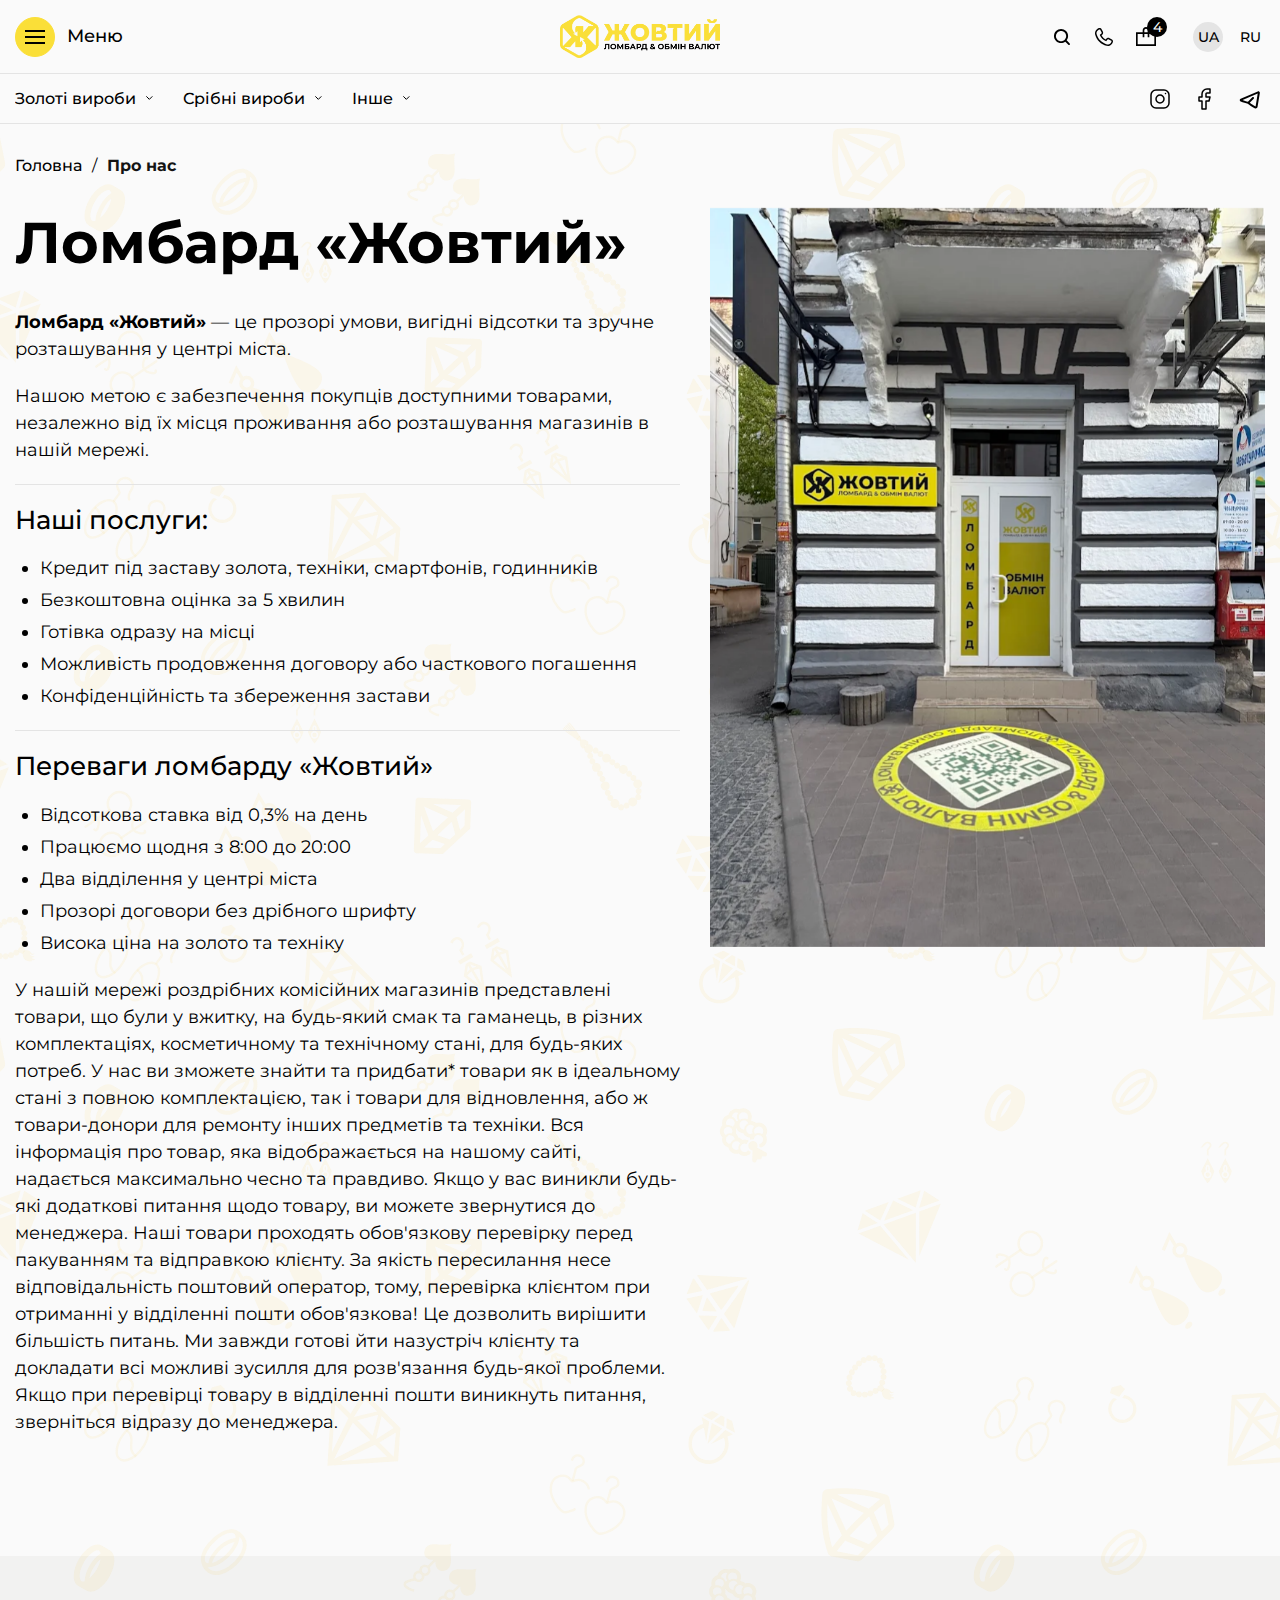
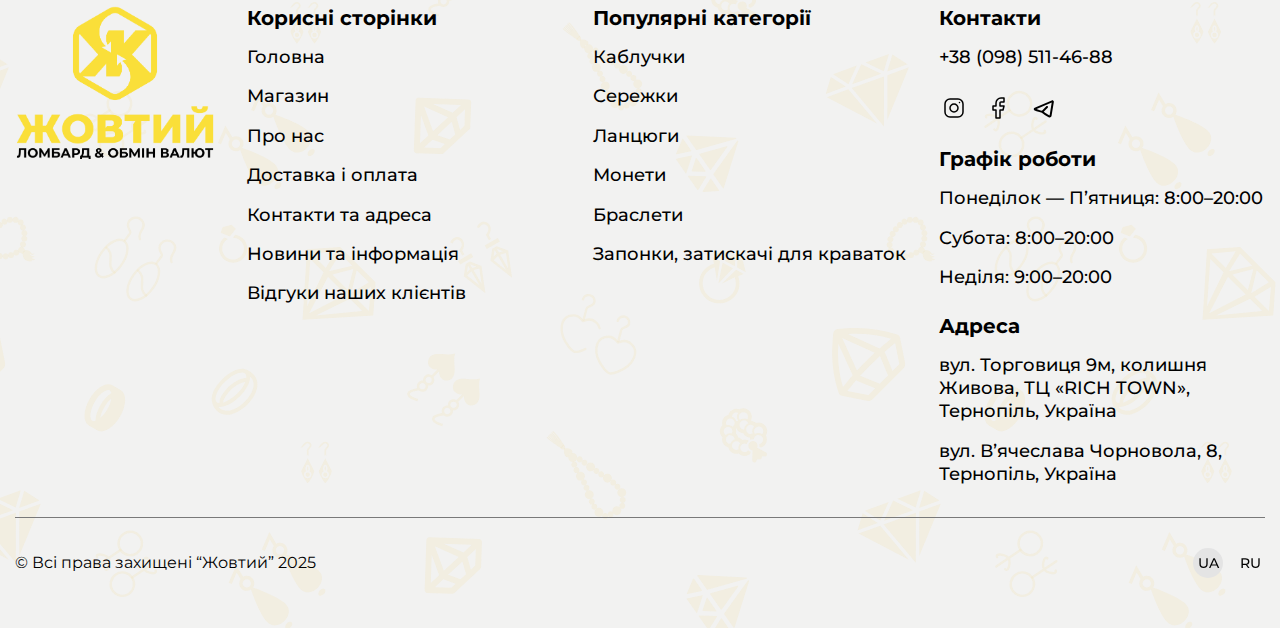
<file: aboutus.html>
<!doctype html>
<html lang="uk">
	<head>
		<meta charset="UTF-8">
		<meta name="viewport" content="width=device-width, initial-scale=1.0">
		<link rel="preload" href="./assets/fonts/Montserrat-Regular.woff2" as="font" type="font/woff2" crossorigin="anonymous">
		<link rel="preload" href="./assets/fonts/Montserrat-Medium.woff2" as="font" type="font/woff2" crossorigin="anonymous">
		<link rel="preload" href="./assets/fonts/Montserrat-Bold.woff2" as="font" type="font/woff2" crossorigin="anonymous">
		<link rel="shortcut icon" href="./assets/img/favicon.ico">
		<title>Aboutus</title>
		<script type="module" crossorigin="" src="./js/app.min.js?v=1764943442839"></script>
		<link rel="stylesheet" crossorigin="" href="./css/app.min.css?v=1764943442839">
	</head>
	<body>
		<div class="wrapper">
			<header class="header">
				<div class="header__container">
					<div class="header__top">
						<div class="header__top-left">
							<button type="button" class="header__burger" data-menu="menu" data-menu-click="">
								<span class="header__burger-icon">
									<span></span>
								</span>
								<span class="header__burger-text">Меню</span>
							</button>
						</div>
						<a href="#" class="header__logo">
							<img alt="logo" loading="lazy" src="./assets/img/logo.webp">
						</a>
						<div class="header__top-right">
							<div class="header__actions" data-fls-dynamic=".menu__body, 767.98">
								<button type="button" class="header__action" data-menu="search-block" data-menu-click="">
									<svg width="20" height="20" viewbox="0 0 20 20" fill="none" xmlns="http://www.w3.org/2000/svg">
										<path d="M17.7222 16.3814L14.6465 13.3064C15.5786 12.0864 16.0899 10.6066 16.0901 9.04512C16.0901 7.16335 15.357 5.39408 14.0259 4.06349C12.695 2.7329 10.9256 2 9.04323 2C7.16107 2 5.39143 2.7329 4.06056 4.06349C1.31315 6.81056 1.31315 11.2801 4.06056 14.0267C5.39143 15.3576 7.16107 16.0905 9.04323 16.0905C10.6051 16.0903 12.0852 15.5791 13.3054 14.6472L16.3811 17.7222C16.5661 17.9074 16.809 18 17.0516 18C17.2943 18 17.5372 17.9074 17.7222 17.7222C18.0926 17.3521 18.0926 16.7516 17.7222 16.3814ZM5.40162 12.686C3.39374 10.6785 3.39397 7.41197 5.40162 5.40427C6.37431 4.43202 7.66767 3.89636 9.04323 3.89636C10.419 3.89636 11.7122 4.43202 12.6848 5.40427C13.6575 6.37675 14.1933 7.66984 14.1933 9.04512C14.1933 10.4206 13.6575 11.7135 12.6848 12.686C11.7122 13.6584 10.419 14.1941 9.04323 14.1941C7.66767 14.1941 6.37431 13.6584 5.40162 12.686Z" fill="currentColor"></path>
									</svg>
								</button>
								<a href="tel:+380985114688" class="header__action">
									<svg width="20" height="20" viewbox="0 0 20 20" fill="none" xmlns="http://www.w3.org/2000/svg">
										<path d="M7.12411 1.60424C7.24688 1.72739 7.35396 1.86523 7.44304 2.01479L8.83525 4.3969C9.16981 4.96877 9.26833 5.65249 9.11045 6.30674C8.95256 6.96099 8.55034 7.53575 7.98693 7.91221L7.49566 8.24087C8.45555 10.0482 9.93181 11.5222 11.742 12.4806L12.0811 11.9829C12.4612 11.4245 13.0378 11.0274 13.6922 10.8734C14.3465 10.7194 15.0291 10.8201 15.5995 11.1549L17.9901 12.5596C18.3605 12.7788 18.6518 13.1078 18.8248 13.5023C18.9978 13.8967 19.0441 14.3377 18.9575 14.7655C18.7962 15.4709 18.4923 16.1393 18.0646 16.7291C17.6369 17.3189 17.0945 17.8176 16.471 18.1943C15.8963 18.564 15.2547 18.8139 14.5856 18.9285C13.9166 19.043 13.2345 19.0198 12.5815 18.8602C9.82347 18.125 7.32033 16.6849 5.31546 14.6799C3.31058 12.6749 1.87221 10.1733 1.1402 7.41836C0.979747 6.76208 0.956742 6.07663 1.07261 5.40442C1.18847 4.73221 1.44074 4.08756 1.81381 3.51036C2.18701 2.89355 2.68123 2.35674 3.26585 1.93316C3.85048 1.50957 4.51307 1.20823 5.21262 1.04778C5.55632 0.973783 5.911 0.985898 6.24468 1.08304C6.57837 1.18018 6.88059 1.35929 7.12411 1.60424ZM8.23205 11.7412C7.24132 10.7529 6.43835 9.59278 5.86045 8.31459C5.7881 8.1544 5.77612 7.97227 5.82667 7.80106C5.87722 7.62985 5.98697 7.48084 6.13612 7.38092L7.17945 6.68365C7.4222 6.52133 7.59553 6.27366 7.66366 5.99174C7.7318 5.70981 7.68955 5.41515 7.54563 5.16856L6.15619 2.78921C6.0931 2.67755 5.99585 2.58945 5.87829 2.53746C5.76072 2.48547 5.62882 2.47224 5.50136 2.49963C5.00051 2.61625 4.52657 2.83398 4.10901 3.13927C3.69146 3.44457 3.33923 3.83089 3.07425 4.27421C2.81067 4.67582 2.6309 5.12505 2.54597 5.59426C2.46105 6.06347 2.47278 6.54274 2.58044 7.00259C3.24663 9.51171 4.5562 11.7902 6.3818 13.6164C8.2074 15.4426 10.4869 16.7545 12.9986 17.4243C13.4547 17.5308 13.93 17.5423 14.3954 17.4583C14.8607 17.3743 15.3062 17.1965 15.7045 16.9358C16.1503 16.6669 16.5392 16.3119 16.8475 15.8922C17.1559 15.4726 17.3775 14.997 17.4989 14.4941C17.5241 14.3668 17.5095 14.2358 17.4571 14.1191C17.4047 14.0023 17.317 13.9054 17.2061 13.8417L14.8162 12.4391C14.5704 12.2948 14.2762 12.2514 13.9942 12.3178C13.7123 12.3842 13.4639 12.5555 13.3002 12.7963L12.592 13.8437C12.4913 13.9918 12.3419 14.1004 12.1706 14.1499C11.9993 14.1995 11.8174 14.1868 11.6576 14.114C10.3812 13.5316 9.22197 12.7286 8.23205 11.7412Z" fill="currentColor"></path>
									</svg>
								</a>
								<button type="button" class="header__action" data-menu="cart" data-menu-click="">
									<svg width="20" height="20" viewbox="0 0 20 20" fill="none" xmlns="http://www.w3.org/2000/svg">
										<path fill-rule="evenodd" clip-rule="evenodd" d="M6.66667 5.18182V3.45455C6.66667 1.54666 8.15905 3.8147e-06 10 3.8147e-06C11.841 3.8147e-06 13.3333 1.54666 13.3333 3.45455V5.18182H20V19H0V5.18182H6.66667ZM11.6667 3.45455V5.18182H8.33333V3.45455C8.33333 2.50061 9.07953 1.72728 10 1.72728C10.9205 1.72728 11.6667 2.50061 11.6667 3.45455ZM13.3333 10.3636V6.90909H18.3333V17.2727H1.66667V6.90909H6.66667V10.3636H8.33333V6.90909H11.6667V10.3636H13.3333Z" fill="currentColor"></path>
									</svg>
									<span class="header__action-count">4</span>
								</button>
							</div>
							<div class="header__lang lang-block" data-fls-dynamic=".menu__head, 767.98">
								<a href="#" class="lang-block__link is-active">UA</a>
								<a href="#" class="lang-block__link">RU</a>
							</div>
							<button type="button" class="header__cart" data-menu="cart" data-menu-click="">
								<svg width="20" height="20" viewbox="0 0 20 20" fill="none" xmlns="http://www.w3.org/2000/svg">
									<path fill-rule="evenodd" clip-rule="evenodd" d="M6.66667 5.18182V3.45455C6.66667 1.54666 8.15905 3.8147e-06 10 3.8147e-06C11.841 3.8147e-06 13.3333 1.54666 13.3333 3.45455V5.18182H20V19H0V5.18182H6.66667ZM11.6667 3.45455V5.18182H8.33333V3.45455C8.33333 2.50061 9.07953 1.72728 10 1.72728C10.9205 1.72728 11.6667 2.50061 11.6667 3.45455ZM13.3333 10.3636V6.90909H18.3333V17.2727H1.66667V6.90909H6.66667V10.3636H8.33333V6.90909H11.6667V10.3636H13.3333Z" fill="currentColor"></path>
								</svg>
								<span class="header__cart-count">4</span>
							</button>
						</div>
						<div class="header__menu menu" data-menu-target="menu">
							<nav class="menu__body">
								<div class="menu__head">
									<button type="button" class="menu__close" data-menu-close="">
										<svg width="10" height="10" viewbox="0 0 10 10" fill="none" xmlns="http://www.w3.org/2000/svg">
											<path d="M5.59967 4.99971L9.5 8.90004L8.90004 9.5L5.00029 5.60025L1.10055 9.5L0.500586 8.90004L4.40033 5.00029L0.5 1.09996L1.10055 0.500586L4.99971 4.39975L8.89945 0.5L9.49941 1.09996L5.59967 4.99971Z" fill="currentColor"></path>
										</svg>
									</button>
								</div>
								<ul class="menu__list">
									<li class="menu__item">
										<a href="#" class="menu__link">Головна</a>
									</li>
									<li class="menu__item">
										<a href="#" class="menu__link">Магазин</a>
									</li>
									<li class="menu__item">
										<a href="#" class="menu__link">Про нас</a>
									</li>
									<li class="menu__item">
										<a href="#" class="menu__link">Доставка і оплата</a>
									</li>
									<li class="menu__item">
										<a href="#" class="menu__link">Контакти та адреса</a>
									</li>
									<li class="menu__item">
										<a href="#" class="menu__link">Новини та інформація</a>
									</li>
									<li class="menu__item">
										<a href="#" class="menu__link">Відгуки наших клієнтів</a>
									</li>
								</ul>
							</nav>
						</div>
					</div>
					<div class="header__bottom">
						<button type="button" class="header__catalog" data-menu="catalog" data-menu-click="">
							<svg width="14" height="9" viewbox="0 0 14 9" fill="none" xmlns="http://www.w3.org/2000/svg">
								<path d="M0 0H14V1H0V0Z" fill="currentColor"></path>
								<path d="M0 4H14V5H0V4Z" fill="currentColor"></path>
								<path d="M0 8H14V9H0V8Z" fill="currentColor"></path>
							</svg>
							<span>Каталог</span>
						</button>
						<nav class="header__menu-catalog menu-catalog" data-menu-target="catalog">
							<div class="menu-catalog__head">
								<button type="button" class="menu-catalog__close" data-menu-close="">
									<svg width="10" height="10" viewbox="0 0 10 10" fill="none" xmlns="http://www.w3.org/2000/svg">
										<path d="M5.59967 4.99971L9.5 8.90004L8.90004 9.5L5.00029 5.60025L1.10055 9.5L0.500586 8.90004L4.40033 5.00029L0.5 1.09996L1.10055 0.500586L4.99971 4.39975L8.89945 0.5L9.49941 1.09996L5.59967 4.99971Z" fill="currentColor"></path>
									</svg>
								</button>
								<a href="#" class="menu-catalog__logo">
									<img alt="logo" loading="lazy" src="./assets/img/logo.webp">
								</a>
							</div>
							<ul class="menu-catalog__list">
								<li class="menu-catalog__item">
									<a href="#" class="menu-catalog__link" data-menu="gold">Золоті вироби</a>
								</li>
								<li class="menu-catalog__item">
									<a href="#" class="menu-catalog__link" data-menu="silver">Срібні вироби</a>
								</li>
								<li class="menu-catalog__item">
									<a href="#" class="menu-catalog__link" data-menu="other">Інше</a>
								</li>
							</ul>
						</nav>
						<div data-fls-dynamic=".menu__body, 767.98" class="header__socials social">
							<a href="#" class="social__link">
								<svg width="24" height="24" target="_blank" viewbox="0 0 24 24" fill="none" xmlns="http://www.w3.org/2000/svg">
									<path d="M12 16C13.0609 16 14.0783 15.5786 14.8284 14.8284C15.5786 14.0783 16 13.0609 16 12C16 10.9391 15.5786 9.92172 14.8284 9.17157C14.0783 8.42143 13.0609 8 12 8C10.9391 8 9.92172 8.42143 9.17157 9.17157C8.42143 9.92172 8 10.9391 8 12C8 13.0609 8.42143 14.0783 9.17157 14.8284C9.92172 15.5786 10.9391 16 12 16Z" stroke="currentColor" stroke-width="1.5" stroke-linecap="round" stroke-linejoin="round"></path>
									<path d="M3 16V8C3 6.67392 3.52678 5.40215 4.46447 4.46447C5.40215 3.52678 6.67392 3 8 3H16C17.3261 3 18.5979 3.52678 19.5355 4.46447C20.4732 5.40215 21 6.67392 21 8V16C21 17.3261 20.4732 18.5979 19.5355 19.5355C18.5979 20.4732 17.3261 21 16 21H8C6.67392 21 5.40215 20.4732 4.46447 19.5355C3.52678 18.5979 3 17.3261 3 16Z" stroke="currentColor" stroke-width="1.5"></path>
									<path d="M17.5 6.51002L17.51 6.49902" stroke="currentColor" stroke-width="1.5" stroke-linecap="round" stroke-linejoin="round"></path>
								</svg>
							</a>
							<a href="#" class="social__link">
								<svg width="24" height="24" target="_blank" viewbox="0 0 24 24" fill="none" xmlns="http://www.w3.org/2000/svg">
									<path d="M17 2H14C12.6739 2 11.4021 2.52678 10.4645 3.46447C9.52678 4.40215 9 5.67392 9 7V10H6V14H9V22H13V14H16L17 10H13V7C13 6.73478 13.1054 6.48043 13.2929 6.29289C13.4804 6.10536 13.7348 6 14 6H17V2Z" stroke="currentColor" stroke-width="1.5" stroke-linecap="round" stroke-linejoin="round"></path>
								</svg>
							</a>
							<a href="https://t.me/Ternopil_RT" target="_blank" class="social__link">
								<svg width="24" height="24" viewbox="0 0 24 24" fill="none" xmlns="http://www.w3.org/2000/svg">
									<path fill-rule="evenodd" clip-rule="evenodd" d="M21.84 6.05599C21.8836 5.79131 21.8555 5.51977 21.7585 5.26967C21.6615 5.01957 21.4992 4.80006 21.2885 4.634C21.0778 4.46795 20.8265 4.36144 20.5606 4.32555C20.2948 4.28967 20.0242 4.32574 19.777 4.42999L2.67703 11.63C1.48503 12.132 1.42403 13.856 2.67703 14.376C3.91791 14.893 5.1767 15.366 6.45103 15.794C7.61903 16.18 8.89303 16.537 9.91403 16.638C10.193 16.972 10.544 17.294 10.902 17.588C11.449 18.038 12.107 18.501 12.787 18.945C14.149 19.835 15.66 20.686 16.678 21.24C17.895 21.9 19.352 21.14 19.57 19.813L21.84 6.05599ZM4.59403 12.993L19.718 6.62499L17.6 19.465C16.601 18.922 15.162 18.109 13.88 17.271C13.2892 16.8916 12.7187 16.4814 12.171 16.042C12.0247 15.9224 11.8826 15.7977 11.745 15.668L15.706 11.708C15.8937 11.5205 15.9991 11.2661 15.9992 11.0008C15.9993 10.7356 15.894 10.4811 15.7065 10.2935C15.519 10.1059 15.2647 10.0004 14.9994 10.0003C14.7341 10.0002 14.4797 10.1055 14.292 10.293L9.95503 14.63C9.22103 14.536 8.19903 14.264 7.07703 13.894C6.24174 13.6157 5.41411 13.3149 4.59503 12.992L4.59403 12.993Z" fill="currentColor"></path>
								</svg>
							</a>
						</div>
					</div>
				</div>
				<div class="submenu" data-menu-target="gold">
					<div class="submenu__head">
						<button type="button" class="submenu__back" data-menu="catalog" data-menu-click="">
							<svg width="12" height="12" viewbox="0 0 12 12" fill="none" xmlns="http://www.w3.org/2000/svg">
								<path d="M-7.15493e-08 6L6.27123 12L7.34551 10.8771L3.05975 6.77693L12 6.77693L12 5.22307L3.05975 5.22307L7.34551 1.12291L6.27123 -6.83149e-08L-7.15493e-08 6Z" fill="#898989"></path>
							</svg>
							<span>Назад</span>
						</button>
						<button type="button" class="submenu__close" data-menu-close="">
							<svg width="10" height="10" viewbox="0 0 10 10" fill="none" xmlns="http://www.w3.org/2000/svg">
								<path d="M5.59967 4.99971L9.5 8.90004L8.90004 9.5L5.00029 5.60025L1.10055 9.5L0.500586 8.90004L4.40033 5.00029L0.5 1.09996L1.10055 0.500586L4.99971 4.39975L8.89945 0.5L9.49941 1.09996L5.59967 4.99971Z" fill="currentColor"></path>
							</svg>
						</button>
					</div>
					<ul class="submenu__list">
						<li class="submenu__item">
							<a href="#" class="submenu__link">
								<figure class="submenu__link-icon">
									<img alt="Image" loading="lazy" src="./assets/img/menu-catalog/image-3.webp">
								</figure>
								<span>Браслети</span>
							</a>
						</li>
						<li class="submenu__item">
							<a href="#" class="submenu__link">
								<figure class="submenu__link-icon">
									<img alt="Image" loading="lazy" src="./assets/img/menu-catalog/image-23.webp">
								</figure>
								<span>Брошки</span>
							</a>
						</li>
						<li class="submenu__item">
							<a href="#" class="submenu__link">
								<figure class="submenu__link-icon">
									<img alt="Image" loading="lazy" src="./assets/img/menu-catalog/image-26.webp">
								</figure>
								<span>Запонки, затискачі для краваток</span>
							</a>
						</li>
						<li class="submenu__item">
							<a href="#" class="submenu__link">
								<figure class="submenu__link-icon">
									<img alt="Image" loading="lazy" src="./assets/img/menu-catalog/image-4.webp">
								</figure>
								<span>Каблучки</span>
							</a>
						</li>
						<li class="submenu__item">
							<a href="#" class="submenu__link">
								<figure class="submenu__link-icon">
									<img alt="Image" loading="lazy" src="./assets/img/menu-catalog/image-21.webp">
								</figure>
								<span>Кольє</span>
							</a>
						</li>
						<li class="submenu__item">
							<a href="#" class="submenu__link">
								<figure class="submenu__link-icon">
									<img alt="Image" loading="lazy" src="./assets/img/menu-catalog/image-28.webp">
								</figure>
								<span>Ланцюги</span>
							</a>
						</li>
						<li class="submenu__item">
							<a href="#" class="submenu__link">
								<figure class="submenu__link-icon">
									<img alt="Image" loading="lazy" src="./assets/img/menu-catalog/image-29.webp">
								</figure>
								<span>Ладанки</span>
							</a>
						</li>
						<li class="submenu__item">
							<a href="#" class="submenu__link">
								<figure class="submenu__link-icon">
									<img alt="Image" loading="lazy" src="./assets/img/menu-catalog/image-30.webp">
								</figure>
								<span>Монети</span>
							</a>
						</li>
						<li class="submenu__item">
							<a href="#" class="submenu__link">
								<figure class="submenu__link-icon">
									<img alt="Image" loading="lazy" src="./assets/img/menu-catalog/image-19.webp">
								</figure>
								<span>Підвіси</span>
							</a>
						</li>
						<li class="submenu__item">
							<a href="#" class="submenu__link">
								<figure class="submenu__link-icon">
									<img alt="Image" loading="lazy" src="./assets/img/menu-catalog/image-10.webp">
								</figure>
								<span>Сережки</span>
							</a>
						</li>
						<li class="submenu__item">
							<a href="#" class="submenu__link">
								<figure class="submenu__link-icon">
									<img alt="Image" loading="lazy" src="./assets/img/menu-catalog/image-31.webp">
								</figure>
								<span>Шпильки</span>
							</a>
						</li>
					</ul>
				</div>
				<div class="submenu" data-menu-target="silver">
					<div class="submenu__head">
						<button type="button" class="submenu__back" data-menu="catalog" data-menu-click="">
							<svg width="12" height="12" viewbox="0 0 12 12" fill="none" xmlns="http://www.w3.org/2000/svg">
								<path d="M-7.15493e-08 6L6.27123 12L7.34551 10.8771L3.05975 6.77693L12 6.77693L12 5.22307L3.05975 5.22307L7.34551 1.12291L6.27123 -6.83149e-08L-7.15493e-08 6Z" fill="#898989"></path>
							</svg>
							<span>Назад</span>
						</button>
						<button type="button" class="submenu__close" data-menu-close="">
							<svg width="10" height="10" viewbox="0 0 10 10" fill="none" xmlns="http://www.w3.org/2000/svg">
								<path d="M5.59967 4.99971L9.5 8.90004L8.90004 9.5L5.00029 5.60025L1.10055 9.5L0.500586 8.90004L4.40033 5.00029L0.5 1.09996L1.10055 0.500586L4.99971 4.39975L8.89945 0.5L9.49941 1.09996L5.59967 4.99971Z" fill="currentColor"></path>
							</svg>
						</button>
					</div>
					<ul class="submenu__list">
						<li class="submenu__item">
							<a href="#" class="submenu__link">
								<figure class="submenu__link-icon">
									<img alt="Image" loading="lazy" src="./assets/img/menu-catalog/image-32.webp">
								</figure>
								<span>Браслети</span>
							</a>
						</li>
						<li class="submenu__item">
							<a href="#" class="submenu__link">
								<figure class="submenu__link-icon">
									<img alt="Image" loading="lazy" src="./assets/img/menu-catalog/image-23.webp">
								</figure>
								<span>Брошки</span>
							</a>
						</li>
						<li class="submenu__item">
							<a href="#" class="submenu__link">
								<figure class="submenu__link-icon">
									<img alt="Image" loading="lazy" src="./assets/img/menu-catalog/image-27.webp">
								</figure>
								<span>Запонки, затискачі для краваток</span>
							</a>
						</li>
						<li class="submenu__item">
							<a href="#" class="submenu__link">
								<figure class="submenu__link-icon">
									<img alt="Image" loading="lazy" src="./assets/img/menu-catalog/image-2.webp">
								</figure>
								<span>Каблучки</span>
							</a>
						</li>
						<li class="submenu__item">
							<a href="#" class="submenu__link">
								<figure class="submenu__link-icon">
									<img alt="Image" loading="lazy" src="./assets/img/menu-catalog/image-22.webp">
								</figure>
								<span>Кольє</span>
							</a>
						</li>
						<li class="submenu__item">
							<a href="#" class="submenu__link">
								<figure class="submenu__link-icon">
									<img alt="Image" loading="lazy" src="./assets/img/menu-catalog/image-33.webp">
								</figure>
								<span>Ланцюги</span>
							</a>
						</li>
						<li class="submenu__item">
							<a href="#" class="submenu__link">
								<figure class="submenu__link-icon">
									<img alt="Image" loading="lazy" src="./assets/img/menu-catalog/image-29.webp">
								</figure>
								<span>Ладанки</span>
							</a>
						</li>
						<li class="submenu__item">
							<a href="#" class="submenu__link">
								<figure class="submenu__link-icon">
									<img alt="Image" loading="lazy" src="./assets/img/menu-catalog/image-34.webp">
								</figure>
								<span>Монети</span>
							</a>
						</li>
						<li class="submenu__item">
							<a href="#" class="submenu__link">
								<figure class="submenu__link-icon">
									<img alt="Image" loading="lazy" src="./assets/img/menu-catalog/image-20.webp">
								</figure>
								<span>Підвіски</span>
							</a>
						</li>
						<li class="submenu__item">
							<a href="#" class="submenu__link">
								<figure class="submenu__link-icon">
									<img alt="Image" loading="lazy" src="./assets/img/menu-catalog/image-35.webp">
								</figure>
								<span>Сережки</span>
							</a>
						</li>
						<li class="submenu__item">
							<a href="#" class="submenu__link">
								<figure class="submenu__link-icon">
									<img alt="Image" loading="lazy" src="./assets/img/menu-catalog/image-36.webp">
								</figure>
								<span>Шпилька</span>
							</a>
						</li>
						<li class="submenu__item">
							<a href="#" class="submenu__link">
								<figure class="submenu__link-icon">
									<img alt="Image" loading="lazy" src="./assets/img/menu-catalog/image-25.webp">
								</figure>
								<span>Столове срібло</span>
							</a>
						</li>
					</ul>
				</div>
				<div class="submenu" data-menu-target="other">
					<div class="submenu__head">
						<button type="button" class="submenu__back" data-menu="catalog" data-menu-click="">
							<svg width="12" height="12" viewbox="0 0 12 12" fill="none" xmlns="http://www.w3.org/2000/svg">
								<path d="M-7.15493e-08 6L6.27123 12L7.34551 10.8771L3.05975 6.77693L12 6.77693L12 5.22307L3.05975 5.22307L7.34551 1.12291L6.27123 -6.83149e-08L-7.15493e-08 6Z" fill="#898989"></path>
							</svg>
							<span>Назад</span>
						</button>
						<button type="button" class="submenu__close" data-menu-close="">
							<svg width="10" height="10" viewbox="0 0 10 10" fill="none" xmlns="http://www.w3.org/2000/svg">
								<path d="M5.59967 4.99971L9.5 8.90004L8.90004 9.5L5.00029 5.60025L1.10055 9.5L0.500586 8.90004L4.40033 5.00029L0.5 1.09996L1.10055 0.500586L4.99971 4.39975L8.89945 0.5L9.49941 1.09996L5.59967 4.99971Z" fill="currentColor"></path>
							</svg>
						</button>
					</div>
					<ul class="submenu__list">
						<li class="submenu__item">
							<a href="#" class="submenu__link">
								<figure class="submenu__link-icon">
									<img alt="Image" loading="lazy" src="./assets/img/menu-catalog/image-34.webp">
								</figure>
								<span>Монети</span>
							</a>
						</li>
						<li class="submenu__item">
							<a href="#" class="submenu__link">
								<figure class="submenu__link-icon">
									<img alt="Image" loading="lazy" src="./assets/img/menu-catalog/image-37.webp">
								</figure>
								<span>Медалі</span>
							</a>
						</li>
						<li class="submenu__item">
							<a href="#" class="submenu__link">
								<figure class="submenu__link-icon">
									<img alt="Image" loading="lazy" src="./assets/img/menu-catalog/image-12.webp">
								</figure>
								<span>Iнше</span>
							</a>
						</li>
					</ul>
				</div>
				<div class="search-block" data-menu-target="search-block">
					<div class="search-block__container">
						<form class="search-block__field">
							<input autocomplete="off" type="text" name="search" placeholder="Пошук..." class="search-block__input">
							<button type="submit" class="search-block__button button-empty">
								<span>Знайти</span>
								<svg width="21" height="14" viewbox="0 0 21 14" fill="none" xmlns="http://www.w3.org/2000/svg">
									<path d="M12.9999 0.999935L19 7L12.9999 13.0001M17.9999 6.99994H-0.00012207" stroke="currentColor" stroke-width="2"></path>
								</svg>
							</button>
							<button type="button" class="search-block__close" data-menu-close="">
								<svg width="14" height="14" viewbox="0 0 14 14" fill="none" xmlns="http://www.w3.org/2000/svg">
									<path d="M13 1L1 13M1 1L13 13" stroke="currentColor" stroke-linecap="round" stroke-linejoin="round"></path>
								</svg>
							</button>
						</form>
					</div>
				</div>
			</header>
			<main class="page page--aboutus">
				<div class="breadcrumbs">
					<div class="breadcrumbs__container">
						<ul class="breadcrumbs__list">
							<li class="breadcrumbs__item">
								<a href="#" class="breadcrumbs__link">Головна</a>
							</li>
							<li class="breadcrumbs__item">
								<span class="breadcrumbs__link is-active">Про нас</span>
							</li>
						</ul>
					</div>
				</div>
				<section class="about">
					<div class="about__container">
						<div class="about__body">
							<div class="about__content">
								<h1>Ломбард «Жовтий»</h1>
								<p>
									<b>Ломбард «Жовтий»</b>
									— це прозорі умови, вигідні відсотки та зручне розташування у центрі міста.
								</p>
								<p>
									Нашою метою є забезпечення покупців доступними товарами, незалежно від їх місця проживання або
                    розташування магазинів в
                    нашій мережі.
								</p>
								<hr>
								<h3>Наші послуги:</h3>
								<ul>
									<li>Кредит під заставу золота, техніки, смартфонів, годинників</li>
									<li>Безкоштовна оцінка за 5 хвилин</li>
									<li>Готівка одразу на місці</li>
									<li>Можливість продовження договору або часткового погашення</li>
									<li>Конфіденційність та збереження застави</li>
								</ul>
								<hr>
								<h3>Переваги ломбарду «Жовтий»</h3>
								<ul>
									<li>Відсоткова ставка від 0,3% на день</li>
									<li>Працюємо щодня з 8:00 до 20:00</li>
									<li>Два відділення у центрі міста</li>
									<li>Прозорі договори без дрібного шрифту</li>
									<li>Висока ціна на золото та техніку</li>
								</ul>
								<p>
									У нашій мережі роздрібних комісійних магазинів представлені товари, що були у вжитку, на будь-який
                    смак та гаманець, в
                    різних комплектаціях, косметичному та технічному стані, для будь-яких потреб. У нас ви зможете
                    знайти та придбати*
                    товари як в ідеальному стані з повною комплектацією, так і товари для відновлення, або ж
                    товари-донори для ремонту інших
                    предметів та техніки. Вся інформація про товар, яка відображається на нашому сайті, надається
                    максимально чесно та
                    правдиво. Якщо у вас виникли будь-які додаткові питання щодо товару, ви можете звернутися до
                    менеджера. Наші товари
                    проходять обов'язкову перевірку перед пакуванням та відправкою клієнту. За якість пересилання несе
                    відповідальність
                    поштовий оператор, тому, перевірка клієнтом при отриманні у відділенні пошти обов'язкова! Це
                    дозволить вирішити
                    більшість питань. Ми завжди готові йти назустріч клієнту та докладати всі можливі зусилля для
                    розв'язання будь-якої
                    проблеми. Якщо при перевірці товару в відділенні пошти виникнуть питання, зверніться відразу до
                    менеджера.
								</p>
							</div>
							<figure class="about__img" data-top-position="">
								<img alt="Image" loading="lazy" src="./assets/img/about/2025-05-01.webp">
							</figure>
						</div>
					</div>
				</section>
			</main>
			<footer class="footer">
				<div class="footer__container">
					<div class="footer__body">
						<a href="#" class="footer__logo">
							<img alt="Image" loading="lazy" src="./assets/img/jovtyi_logo_1.webp">
						</a>
						<nav class="footer__menu">
							<div class="footer__menu-col">
								<div class="footer__menu-title">Корисні сторінки</div>
								<ul class="footer__menu-list">
									<li class="footer__menu-item">
										<a href="#" class="footer__menu-link">Головна</a>
									</li>
									<li class="footer__menu-item">
										<a href="#" class="footer__menu-link">Магазин</a>
									</li>
									<li class="footer__menu-item">
										<a href="#" class="footer__menu-link">Про нас</a>
									</li>
									<li class="footer__menu-item">
										<a href="#" class="footer__menu-link">Доставка і оплата</a>
									</li>
									<li class="footer__menu-item">
										<a href="#" class="footer__menu-link">Контакти та адреса</a>
									</li>
									<li class="footer__menu-item">
										<a href="#" class="footer__menu-link">Новини та інформація</a>
									</li>
									<li class="footer__menu-item">
										<a href="#" class="footer__menu-link">Відгуки наших клієнтів</a>
									</li>
								</ul>
							</div>
							<div class="footer__menu-col">
								<div class="footer__menu-title">Популярні категорії</div>
								<ul class="footer__menu-list">
									<li class="footer__menu-item">
										<a href="#" class="footer__menu-link">Каблучки</a>
									</li>
									<li class="footer__menu-item">
										<a href="#" class="footer__menu-link">Сережки</a>
									</li>
									<li class="footer__menu-item">
										<a href="#" class="footer__menu-link">Ланцюги</a>
									</li>
									<li class="footer__menu-item">
										<a href="#" class="footer__menu-link">Монети</a>
									</li>
									<li class="footer__menu-item">
										<a href="#" class="footer__menu-link">Браслети</a>
									</li>
									<li class="footer__menu-item">
										<a href="#" class="footer__menu-link">Запонки, затискачі для краваток</a>
									</li>
								</ul>
							</div>
							<div class="footer__menu-col">
								<div class="footer__menu-title">Контакти</div>
								<ul class="footer__menu-list">
									<li class="footer__menu-item">
										<a href="tel:+380985114688" class="footer__menu-link">+38 (098) 511-46-88</a>
									</li>
								</ul>
								<div class="footer__menu-socials social">
									<a href="#" class="social__link">
										<svg width="24" height="24" target="_blank" viewbox="0 0 24 24" fill="none" xmlns="http://www.w3.org/2000/svg">
											<path d="M12 16C13.0609 16 14.0783 15.5786 14.8284 14.8284C15.5786 14.0783 16 13.0609 16 12C16 10.9391 15.5786 9.92172 14.8284 9.17157C14.0783 8.42143 13.0609 8 12 8C10.9391 8 9.92172 8.42143 9.17157 9.17157C8.42143 9.92172 8 10.9391 8 12C8 13.0609 8.42143 14.0783 9.17157 14.8284C9.92172 15.5786 10.9391 16 12 16Z" stroke="currentColor" stroke-width="1.5" stroke-linecap="round" stroke-linejoin="round"></path>
											<path d="M3 16V8C3 6.67392 3.52678 5.40215 4.46447 4.46447C5.40215 3.52678 6.67392 3 8 3H16C17.3261 3 18.5979 3.52678 19.5355 4.46447C20.4732 5.40215 21 6.67392 21 8V16C21 17.3261 20.4732 18.5979 19.5355 19.5355C18.5979 20.4732 17.3261 21 16 21H8C6.67392 21 5.40215 20.4732 4.46447 19.5355C3.52678 18.5979 3 17.3261 3 16Z" stroke="currentColor" stroke-width="1.5"></path>
											<path d="M17.5 6.51002L17.51 6.49902" stroke="currentColor" stroke-width="1.5" stroke-linecap="round" stroke-linejoin="round"></path>
										</svg>
									</a>
									<a href="#" class="social__link">
										<svg width="24" height="24" target="_blank" viewbox="0 0 24 24" fill="none" xmlns="http://www.w3.org/2000/svg">
											<path d="M17 2H14C12.6739 2 11.4021 2.52678 10.4645 3.46447C9.52678 4.40215 9 5.67392 9 7V10H6V14H9V22H13V14H16L17 10H13V7C13 6.73478 13.1054 6.48043 13.2929 6.29289C13.4804 6.10536 13.7348 6 14 6H17V2Z" stroke="currentColor" stroke-width="1.5" stroke-linecap="round" stroke-linejoin="round"></path>
										</svg>
									</a>
									<a href="https://t.me/Ternopil_RT" target="_blank" class="social__link">
										<svg width="24" height="24" viewbox="0 0 24 24" fill="none" xmlns="http://www.w3.org/2000/svg">
											<path fill-rule="evenodd" clip-rule="evenodd" d="M21.84 6.05599C21.8836 5.79131 21.8555 5.51977 21.7585 5.26967C21.6615 5.01957 21.4992 4.80006 21.2885 4.634C21.0778 4.46795 20.8265 4.36144 20.5606 4.32555C20.2948 4.28967 20.0242 4.32574 19.777 4.42999L2.67703 11.63C1.48503 12.132 1.42403 13.856 2.67703 14.376C3.91791 14.893 5.1767 15.366 6.45103 15.794C7.61903 16.18 8.89303 16.537 9.91403 16.638C10.193 16.972 10.544 17.294 10.902 17.588C11.449 18.038 12.107 18.501 12.787 18.945C14.149 19.835 15.66 20.686 16.678 21.24C17.895 21.9 19.352 21.14 19.57 19.813L21.84 6.05599ZM4.59403 12.993L19.718 6.62499L17.6 19.465C16.601 18.922 15.162 18.109 13.88 17.271C13.2892 16.8916 12.7187 16.4814 12.171 16.042C12.0247 15.9224 11.8826 15.7977 11.745 15.668L15.706 11.708C15.8937 11.5205 15.9991 11.2661 15.9992 11.0008C15.9993 10.7356 15.894 10.4811 15.7065 10.2935C15.519 10.1059 15.2647 10.0004 14.9994 10.0003C14.7341 10.0002 14.4797 10.1055 14.292 10.293L9.95503 14.63C9.22103 14.536 8.19903 14.264 7.07703 13.894C6.24174 13.6157 5.41411 13.3149 4.59503 12.992L4.59403 12.993Z" fill="currentColor"></path>
										</svg>
									</a>
								</div>
								<div class="footer__menu-title">Графік роботи</div>
								<ul class="footer__menu-list">
									<li class="footer__menu-item">Понеділок — П’ятниця: 8:00–20:00</li>
									<li class="footer__menu-item">Субота: 8:00–20:00</li>
									<li class="footer__menu-item">Неділя: 9:00–20:00</li>
								</ul>
								<div class="footer__menu-title">Адреса</div>
								<ul class="footer__menu-list">
									<li class="footer__menu-item">вул. Торговиця 9м, колишня Живова, ТЦ «RICH TOWN», Тернопіль, Україна</li>
									<li class="footer__menu-item">вул. Вʼячеслава Чорновола, 8, Тернопіль, Україна</li>
								</ul>
							</div>
						</nav>
					</div>
					<div class="footer__bottom">
						<div class="footer__copy">© Всі права захищені “Жовтий” 2025</div>
						<div class="footer__lang lang-block">
							<a href="#" class="lang-block__link is-active">UA</a>
							<a href="#" class="lang-block__link">RU</a>
						</div>
					</div>
				</div>
			</footer>
		</div>
		<div class="popup" data-menu-target="cart">
			<div class="popup__body">
				<div class="popup__head">
					<div class="popup__title title title--h3">Кошик</div>
					<button type="button" class="popup__close" data-menu-close="">
						<svg width="10" height="10" viewbox="0 0 10 10" fill="none" xmlns="http://www.w3.org/2000/svg">
							<path d="M5.59967 4.99971L9.5 8.90004L8.90004 9.5L5.00029 5.60025L1.10055 9.5L0.500586 8.90004L4.40033 5.00029L0.5 1.09996L1.10055 0.500586L4.99971 4.39975L8.89945 0.5L9.49941 1.09996L5.59967 4.99971Z" fill="currentColor"></path>
						</svg>
					</button>
				</div>
				<div class="popup__content cart">
					<div class="cart__products">
						<div class="product-cart">
							<figure class="product-cart__img">
								<img alt="Image" loading="lazy" src="./assets/img/menu-catalog/image-1.webp">
							</figure>
							<div class="product-cart__body">
								<div class="product-cart__name">Каблучка з діамантами 585° 2.55 г.</div>
								<button type="button" class="product-cart__delete">
									<svg width="24" height="24" viewbox="0 0 24 24" fill="none" xmlns="http://www.w3.org/2000/svg">
										<path d="M7 21C6.45 21 5.97933 20.8043 5.588 20.413C5.19667 20.0217 5.00067 19.5507 5 19V6H4V4H9V3H15V4H20V6H19V19C19 19.55 18.8043 20.021 18.413 20.413C18.0217 20.805 17.5507 21.0007 17 21H7ZM17 6H7V19H17V6ZM9 17H11V8H9V17ZM13 17H15V8H13V17Z" fill="currentColor"></path>
									</svg>
								</button>
								<div class="product-cart__prices">
									<div class="product-cart__oldprice">15 475 грн</div>
									<div class="product-cart__price">12 475 грн</div>
								</div>
							</div>
						</div>
						<div class="product-cart">
							<figure class="product-cart__img">
								<img alt="Image" loading="lazy" src="./assets/img/menu-catalog/image-2.webp">
							</figure>
							<div class="product-cart__body">
								<div class="product-cart__name">Каблучка з діамантами 585° 2.55 г.</div>
								<button type="button" class="product-cart__delete">
									<svg width="24" height="24" viewbox="0 0 24 24" fill="none" xmlns="http://www.w3.org/2000/svg">
										<path d="M7 21C6.45 21 5.97933 20.8043 5.588 20.413C5.19667 20.0217 5.00067 19.5507 5 19V6H4V4H9V3H15V4H20V6H19V19C19 19.55 18.8043 20.021 18.413 20.413C18.0217 20.805 17.5507 21.0007 17 21H7ZM17 6H7V19H17V6ZM9 17H11V8H9V17ZM13 17H15V8H13V17Z" fill="currentColor"></path>
									</svg>
								</button>
								<div class="product-cart__prices">
									<div class="product-cart__oldprice">3 475 грн</div>
									<div class="product-cart__price">2 475 грн</div>
								</div>
							</div>
						</div>
						<div class="product-cart">
							<figure class="product-cart__img">
								<img alt="Image" loading="lazy" src="./assets/img/menu-catalog/image-3.webp">
							</figure>
							<div class="product-cart__body">
								<div class="product-cart__name">Каблучка з діамантами 585° 2.55 г.</div>
								<button type="button" class="product-cart__delete">
									<svg width="24" height="24" viewbox="0 0 24 24" fill="none" xmlns="http://www.w3.org/2000/svg">
										<path d="M7 21C6.45 21 5.97933 20.8043 5.588 20.413C5.19667 20.0217 5.00067 19.5507 5 19V6H4V4H9V3H15V4H20V6H19V19C19 19.55 18.8043 20.021 18.413 20.413C18.0217 20.805 17.5507 21.0007 17 21H7ZM17 6H7V19H17V6ZM9 17H11V8H9V17ZM13 17H15V8H13V17Z" fill="currentColor"></path>
									</svg>
								</button>
								<div class="product-cart__prices">
									<div class="product-cart__price">9 475 грн</div>
								</div>
							</div>
						</div>
						<div class="product-cart">
							<figure class="product-cart__img">
								<img alt="Image" loading="lazy" src="./assets/img/menu-catalog/image-4.webp">
							</figure>
							<div class="product-cart__body">
								<div class="product-cart__name">Каблучка з діамантами 585° 2.55 г.</div>
								<button type="button" class="product-cart__delete">
									<svg width="24" height="24" viewbox="0 0 24 24" fill="none" xmlns="http://www.w3.org/2000/svg">
										<path d="M7 21C6.45 21 5.97933 20.8043 5.588 20.413C5.19667 20.0217 5.00067 19.5507 5 19V6H4V4H9V3H15V4H20V6H19V19C19 19.55 18.8043 20.021 18.413 20.413C18.0217 20.805 17.5507 21.0007 17 21H7ZM17 6H7V19H17V6ZM9 17H11V8H9V17ZM13 17H15V8H13V17Z" fill="currentColor"></path>
									</svg>
								</button>
								<div class="product-cart__prices">
									<div class="product-cart__price">9 475 грн</div>
								</div>
							</div>
						</div>
					</div>
				</div>
				<div class="popup__bottom">
					<div class="total-block width-long">
						<div class="total-block__row">
							<div class="total-block__label">Вартість товарів</div>
							<div class="total-block__value">26 785 грн</div>
						</div>
						<div class="total-block__row">
							<div class="total-block__label">Знижка</div>
							<div class="total-block__value">-5 220 грн</div>
						</div>
						<div class="total-block__row title title--h4">
							<div class="total-block__label">Загалом</div>
							<div class="total-block__value">21 565 грн</div>
						</div>
					</div>
					<a href="#" class="popup___btn button">Оформити замовлення</a>
					<button type="button" class="popup___btn button-dark" data-menu-close="">Продовжити покупки</button>
				</div>
			</div>
		</div>
	</body>
</html>
</file>
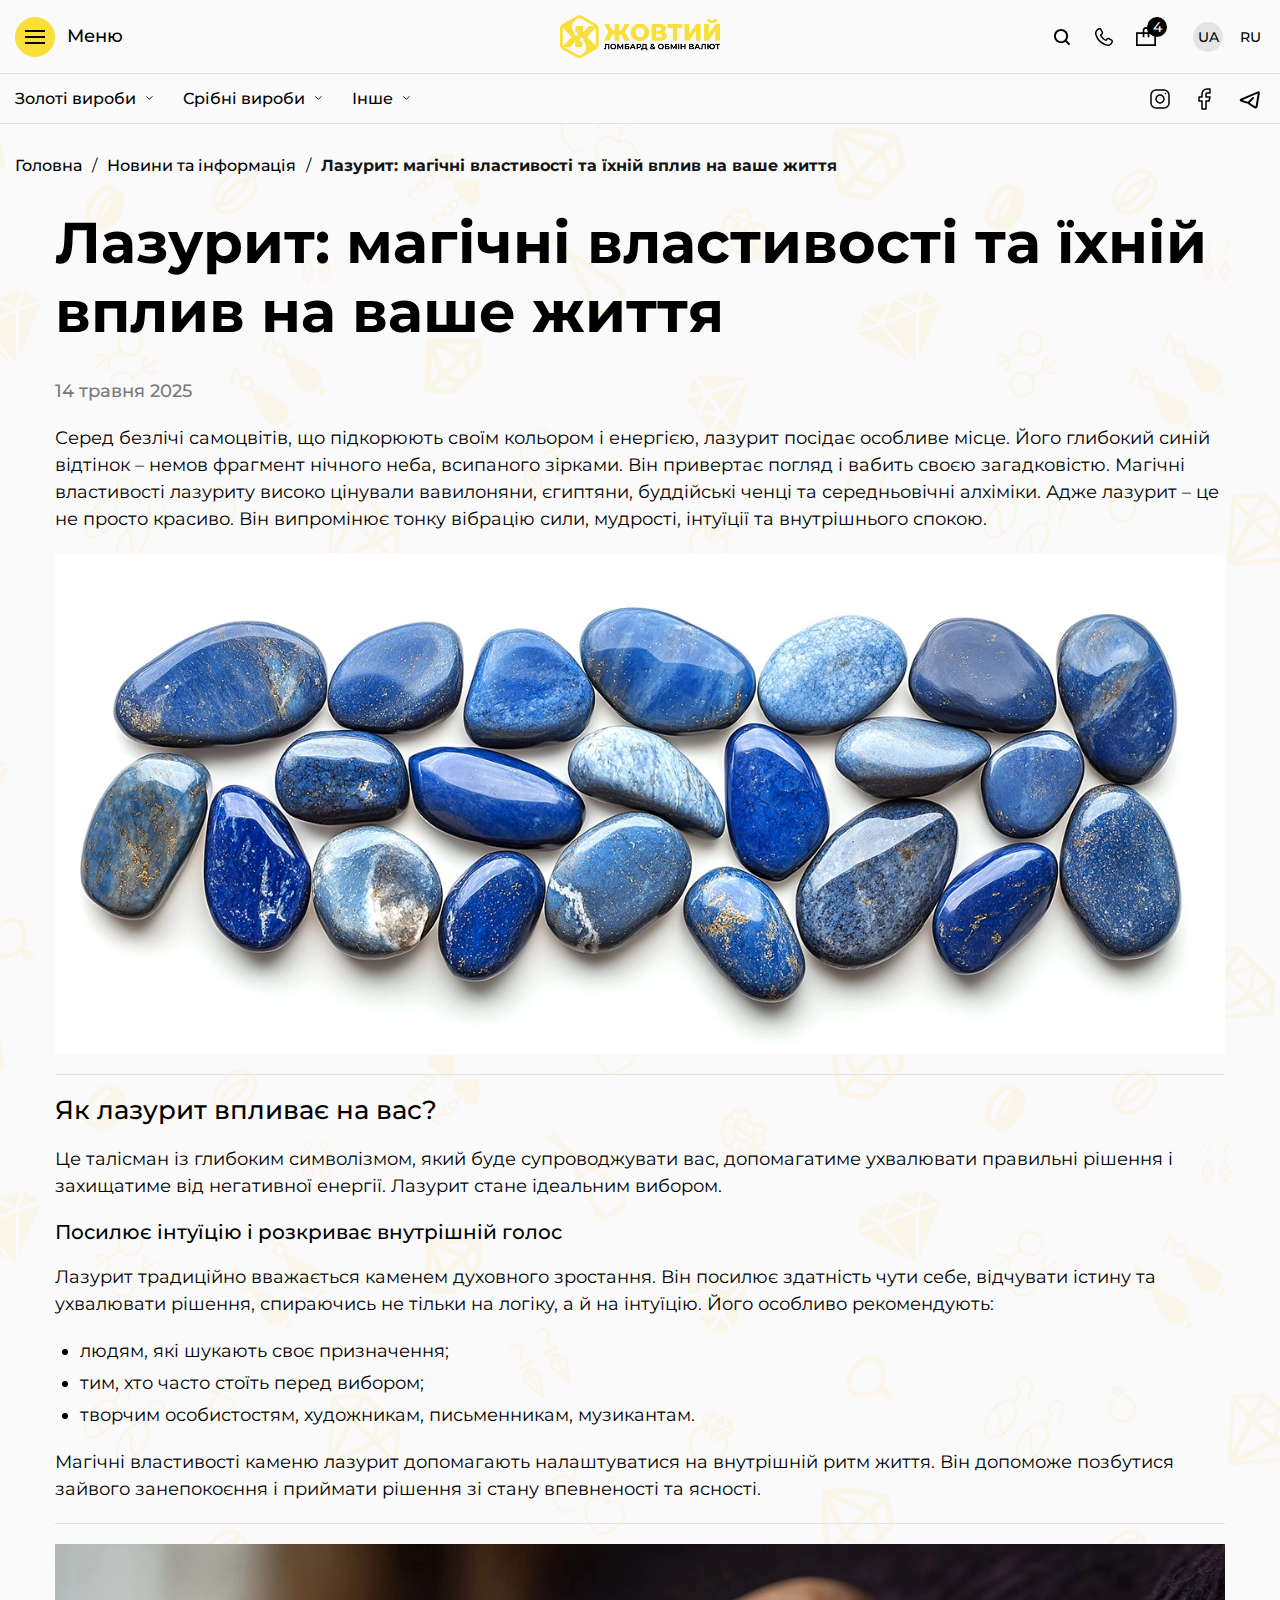
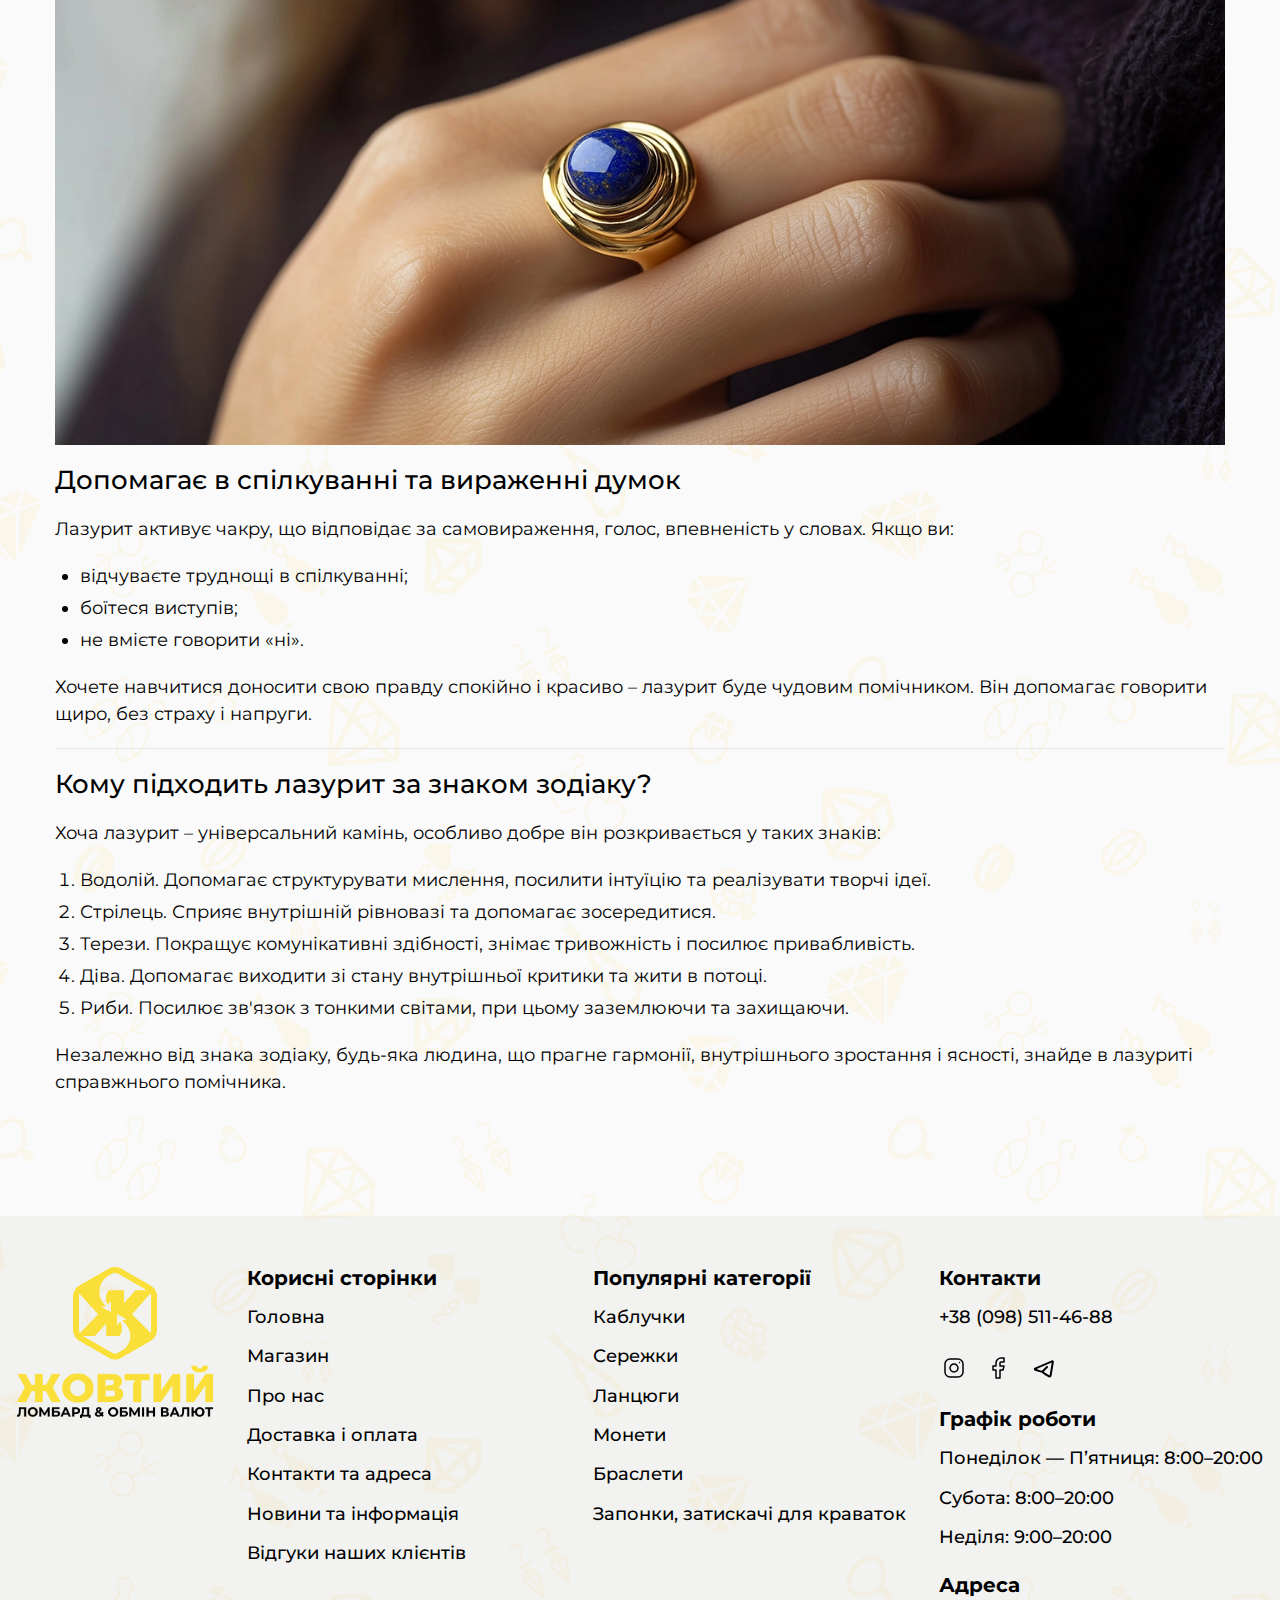
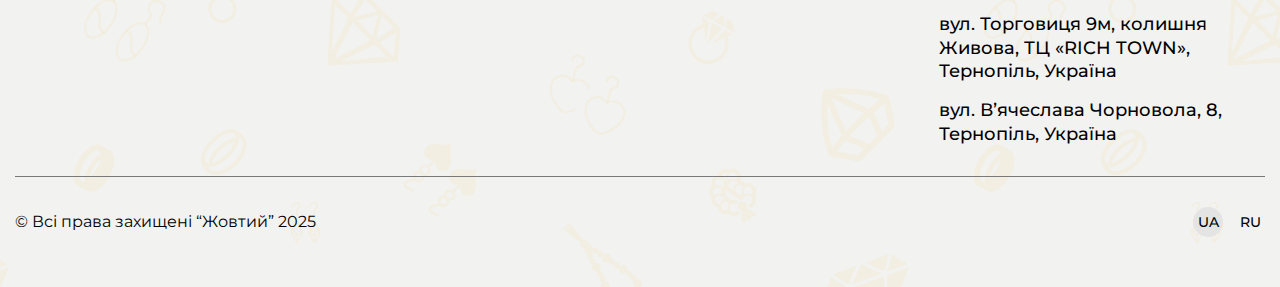
<file: article.html>
<!doctype html>
<html lang="uk">
	<head>
		<meta charset="UTF-8">
		<meta name="viewport" content="width=device-width, initial-scale=1.0">
		<link rel="preload" href="./assets/fonts/Montserrat-Regular.woff2" as="font" type="font/woff2" crossorigin="anonymous">
		<link rel="preload" href="./assets/fonts/Montserrat-Medium.woff2" as="font" type="font/woff2" crossorigin="anonymous">
		<link rel="preload" href="./assets/fonts/Montserrat-Bold.woff2" as="font" type="font/woff2" crossorigin="anonymous">
		<link rel="shortcut icon" href="./assets/img/favicon.ico">
		<title>Article</title>
		<script type="module" crossorigin="" src="./js/app.min.js?v=1764943442840"></script>
		<link rel="stylesheet" crossorigin="" href="./css/app.min.css?v=1764943442840">
	</head>
	<body>
		<div class="wrapper">
			<header class="header">
				<div class="header__container">
					<div class="header__top">
						<div class="header__top-left">
							<button type="button" class="header__burger" data-menu="menu" data-menu-click="">
								<span class="header__burger-icon">
									<span></span>
								</span>
								<span class="header__burger-text">Меню</span>
							</button>
						</div>
						<a href="#" class="header__logo">
							<img alt="logo" loading="lazy" src="./assets/img/logo.webp">
						</a>
						<div class="header__top-right">
							<div class="header__actions" data-fls-dynamic=".menu__body, 767.98">
								<button type="button" class="header__action" data-menu="search-block" data-menu-click="">
									<svg width="20" height="20" viewbox="0 0 20 20" fill="none" xmlns="http://www.w3.org/2000/svg">
										<path d="M17.7222 16.3814L14.6465 13.3064C15.5786 12.0864 16.0899 10.6066 16.0901 9.04512C16.0901 7.16335 15.357 5.39408 14.0259 4.06349C12.695 2.7329 10.9256 2 9.04323 2C7.16107 2 5.39143 2.7329 4.06056 4.06349C1.31315 6.81056 1.31315 11.2801 4.06056 14.0267C5.39143 15.3576 7.16107 16.0905 9.04323 16.0905C10.6051 16.0903 12.0852 15.5791 13.3054 14.6472L16.3811 17.7222C16.5661 17.9074 16.809 18 17.0516 18C17.2943 18 17.5372 17.9074 17.7222 17.7222C18.0926 17.3521 18.0926 16.7516 17.7222 16.3814ZM5.40162 12.686C3.39374 10.6785 3.39397 7.41197 5.40162 5.40427C6.37431 4.43202 7.66767 3.89636 9.04323 3.89636C10.419 3.89636 11.7122 4.43202 12.6848 5.40427C13.6575 6.37675 14.1933 7.66984 14.1933 9.04512C14.1933 10.4206 13.6575 11.7135 12.6848 12.686C11.7122 13.6584 10.419 14.1941 9.04323 14.1941C7.66767 14.1941 6.37431 13.6584 5.40162 12.686Z" fill="currentColor"></path>
									</svg>
								</button>
								<a href="tel:+380985114688" class="header__action">
									<svg width="20" height="20" viewbox="0 0 20 20" fill="none" xmlns="http://www.w3.org/2000/svg">
										<path d="M7.12411 1.60424C7.24688 1.72739 7.35396 1.86523 7.44304 2.01479L8.83525 4.3969C9.16981 4.96877 9.26833 5.65249 9.11045 6.30674C8.95256 6.96099 8.55034 7.53575 7.98693 7.91221L7.49566 8.24087C8.45555 10.0482 9.93181 11.5222 11.742 12.4806L12.0811 11.9829C12.4612 11.4245 13.0378 11.0274 13.6922 10.8734C14.3465 10.7194 15.0291 10.8201 15.5995 11.1549L17.9901 12.5596C18.3605 12.7788 18.6518 13.1078 18.8248 13.5023C18.9978 13.8967 19.0441 14.3377 18.9575 14.7655C18.7962 15.4709 18.4923 16.1393 18.0646 16.7291C17.6369 17.3189 17.0945 17.8176 16.471 18.1943C15.8963 18.564 15.2547 18.8139 14.5856 18.9285C13.9166 19.043 13.2345 19.0198 12.5815 18.8602C9.82347 18.125 7.32033 16.6849 5.31546 14.6799C3.31058 12.6749 1.87221 10.1733 1.1402 7.41836C0.979747 6.76208 0.956742 6.07663 1.07261 5.40442C1.18847 4.73221 1.44074 4.08756 1.81381 3.51036C2.18701 2.89355 2.68123 2.35674 3.26585 1.93316C3.85048 1.50957 4.51307 1.20823 5.21262 1.04778C5.55632 0.973783 5.911 0.985898 6.24468 1.08304C6.57837 1.18018 6.88059 1.35929 7.12411 1.60424ZM8.23205 11.7412C7.24132 10.7529 6.43835 9.59278 5.86045 8.31459C5.7881 8.1544 5.77612 7.97227 5.82667 7.80106C5.87722 7.62985 5.98697 7.48084 6.13612 7.38092L7.17945 6.68365C7.4222 6.52133 7.59553 6.27366 7.66366 5.99174C7.7318 5.70981 7.68955 5.41515 7.54563 5.16856L6.15619 2.78921C6.0931 2.67755 5.99585 2.58945 5.87829 2.53746C5.76072 2.48547 5.62882 2.47224 5.50136 2.49963C5.00051 2.61625 4.52657 2.83398 4.10901 3.13927C3.69146 3.44457 3.33923 3.83089 3.07425 4.27421C2.81067 4.67582 2.6309 5.12505 2.54597 5.59426C2.46105 6.06347 2.47278 6.54274 2.58044 7.00259C3.24663 9.51171 4.5562 11.7902 6.3818 13.6164C8.2074 15.4426 10.4869 16.7545 12.9986 17.4243C13.4547 17.5308 13.93 17.5423 14.3954 17.4583C14.8607 17.3743 15.3062 17.1965 15.7045 16.9358C16.1503 16.6669 16.5392 16.3119 16.8475 15.8922C17.1559 15.4726 17.3775 14.997 17.4989 14.4941C17.5241 14.3668 17.5095 14.2358 17.4571 14.1191C17.4047 14.0023 17.317 13.9054 17.2061 13.8417L14.8162 12.4391C14.5704 12.2948 14.2762 12.2514 13.9942 12.3178C13.7123 12.3842 13.4639 12.5555 13.3002 12.7963L12.592 13.8437C12.4913 13.9918 12.3419 14.1004 12.1706 14.1499C11.9993 14.1995 11.8174 14.1868 11.6576 14.114C10.3812 13.5316 9.22197 12.7286 8.23205 11.7412Z" fill="currentColor"></path>
									</svg>
								</a>
								<button type="button" class="header__action" data-menu="cart" data-menu-click="">
									<svg width="20" height="20" viewbox="0 0 20 20" fill="none" xmlns="http://www.w3.org/2000/svg">
										<path fill-rule="evenodd" clip-rule="evenodd" d="M6.66667 5.18182V3.45455C6.66667 1.54666 8.15905 3.8147e-06 10 3.8147e-06C11.841 3.8147e-06 13.3333 1.54666 13.3333 3.45455V5.18182H20V19H0V5.18182H6.66667ZM11.6667 3.45455V5.18182H8.33333V3.45455C8.33333 2.50061 9.07953 1.72728 10 1.72728C10.9205 1.72728 11.6667 2.50061 11.6667 3.45455ZM13.3333 10.3636V6.90909H18.3333V17.2727H1.66667V6.90909H6.66667V10.3636H8.33333V6.90909H11.6667V10.3636H13.3333Z" fill="currentColor"></path>
									</svg>
									<span class="header__action-count">4</span>
								</button>
							</div>
							<div class="header__lang lang-block" data-fls-dynamic=".menu__head, 767.98">
								<a href="#" class="lang-block__link is-active">UA</a>
								<a href="#" class="lang-block__link">RU</a>
							</div>
							<button type="button" class="header__cart" data-menu="cart" data-menu-click="">
								<svg width="20" height="20" viewbox="0 0 20 20" fill="none" xmlns="http://www.w3.org/2000/svg">
									<path fill-rule="evenodd" clip-rule="evenodd" d="M6.66667 5.18182V3.45455C6.66667 1.54666 8.15905 3.8147e-06 10 3.8147e-06C11.841 3.8147e-06 13.3333 1.54666 13.3333 3.45455V5.18182H20V19H0V5.18182H6.66667ZM11.6667 3.45455V5.18182H8.33333V3.45455C8.33333 2.50061 9.07953 1.72728 10 1.72728C10.9205 1.72728 11.6667 2.50061 11.6667 3.45455ZM13.3333 10.3636V6.90909H18.3333V17.2727H1.66667V6.90909H6.66667V10.3636H8.33333V6.90909H11.6667V10.3636H13.3333Z" fill="currentColor"></path>
								</svg>
								<span class="header__cart-count">4</span>
							</button>
						</div>
						<div class="header__menu menu" data-menu-target="menu">
							<nav class="menu__body">
								<div class="menu__head">
									<button type="button" class="menu__close" data-menu-close="">
										<svg width="10" height="10" viewbox="0 0 10 10" fill="none" xmlns="http://www.w3.org/2000/svg">
											<path d="M5.59967 4.99971L9.5 8.90004L8.90004 9.5L5.00029 5.60025L1.10055 9.5L0.500586 8.90004L4.40033 5.00029L0.5 1.09996L1.10055 0.500586L4.99971 4.39975L8.89945 0.5L9.49941 1.09996L5.59967 4.99971Z" fill="currentColor"></path>
										</svg>
									</button>
								</div>
								<ul class="menu__list">
									<li class="menu__item">
										<a href="#" class="menu__link">Головна</a>
									</li>
									<li class="menu__item">
										<a href="#" class="menu__link">Магазин</a>
									</li>
									<li class="menu__item">
										<a href="#" class="menu__link">Про нас</a>
									</li>
									<li class="menu__item">
										<a href="#" class="menu__link">Доставка і оплата</a>
									</li>
									<li class="menu__item">
										<a href="#" class="menu__link">Контакти та адреса</a>
									</li>
									<li class="menu__item">
										<a href="#" class="menu__link">Новини та інформація</a>
									</li>
									<li class="menu__item">
										<a href="#" class="menu__link">Відгуки наших клієнтів</a>
									</li>
								</ul>
							</nav>
						</div>
					</div>
					<div class="header__bottom">
						<button type="button" class="header__catalog" data-menu="catalog" data-menu-click="">
							<svg width="14" height="9" viewbox="0 0 14 9" fill="none" xmlns="http://www.w3.org/2000/svg">
								<path d="M0 0H14V1H0V0Z" fill="currentColor"></path>
								<path d="M0 4H14V5H0V4Z" fill="currentColor"></path>
								<path d="M0 8H14V9H0V8Z" fill="currentColor"></path>
							</svg>
							<span>Каталог</span>
						</button>
						<nav class="header__menu-catalog menu-catalog" data-menu-target="catalog">
							<div class="menu-catalog__head">
								<button type="button" class="menu-catalog__close" data-menu-close="">
									<svg width="10" height="10" viewbox="0 0 10 10" fill="none" xmlns="http://www.w3.org/2000/svg">
										<path d="M5.59967 4.99971L9.5 8.90004L8.90004 9.5L5.00029 5.60025L1.10055 9.5L0.500586 8.90004L4.40033 5.00029L0.5 1.09996L1.10055 0.500586L4.99971 4.39975L8.89945 0.5L9.49941 1.09996L5.59967 4.99971Z" fill="currentColor"></path>
									</svg>
								</button>
								<a href="#" class="menu-catalog__logo">
									<img alt="logo" loading="lazy" src="./assets/img/logo.webp">
								</a>
							</div>
							<ul class="menu-catalog__list">
								<li class="menu-catalog__item">
									<a href="#" class="menu-catalog__link" data-menu="gold">Золоті вироби</a>
								</li>
								<li class="menu-catalog__item">
									<a href="#" class="menu-catalog__link" data-menu="silver">Срібні вироби</a>
								</li>
								<li class="menu-catalog__item">
									<a href="#" class="menu-catalog__link" data-menu="other">Інше</a>
								</li>
							</ul>
						</nav>
						<div data-fls-dynamic=".menu__body, 767.98" class="header__socials social">
							<a href="#" class="social__link">
								<svg width="24" height="24" target="_blank" viewbox="0 0 24 24" fill="none" xmlns="http://www.w3.org/2000/svg">
									<path d="M12 16C13.0609 16 14.0783 15.5786 14.8284 14.8284C15.5786 14.0783 16 13.0609 16 12C16 10.9391 15.5786 9.92172 14.8284 9.17157C14.0783 8.42143 13.0609 8 12 8C10.9391 8 9.92172 8.42143 9.17157 9.17157C8.42143 9.92172 8 10.9391 8 12C8 13.0609 8.42143 14.0783 9.17157 14.8284C9.92172 15.5786 10.9391 16 12 16Z" stroke="currentColor" stroke-width="1.5" stroke-linecap="round" stroke-linejoin="round"></path>
									<path d="M3 16V8C3 6.67392 3.52678 5.40215 4.46447 4.46447C5.40215 3.52678 6.67392 3 8 3H16C17.3261 3 18.5979 3.52678 19.5355 4.46447C20.4732 5.40215 21 6.67392 21 8V16C21 17.3261 20.4732 18.5979 19.5355 19.5355C18.5979 20.4732 17.3261 21 16 21H8C6.67392 21 5.40215 20.4732 4.46447 19.5355C3.52678 18.5979 3 17.3261 3 16Z" stroke="currentColor" stroke-width="1.5"></path>
									<path d="M17.5 6.51002L17.51 6.49902" stroke="currentColor" stroke-width="1.5" stroke-linecap="round" stroke-linejoin="round"></path>
								</svg>
							</a>
							<a href="#" class="social__link">
								<svg width="24" height="24" target="_blank" viewbox="0 0 24 24" fill="none" xmlns="http://www.w3.org/2000/svg">
									<path d="M17 2H14C12.6739 2 11.4021 2.52678 10.4645 3.46447C9.52678 4.40215 9 5.67392 9 7V10H6V14H9V22H13V14H16L17 10H13V7C13 6.73478 13.1054 6.48043 13.2929 6.29289C13.4804 6.10536 13.7348 6 14 6H17V2Z" stroke="currentColor" stroke-width="1.5" stroke-linecap="round" stroke-linejoin="round"></path>
								</svg>
							</a>
							<a href="https://t.me/Ternopil_RT" target="_blank" class="social__link">
								<svg width="24" height="24" viewbox="0 0 24 24" fill="none" xmlns="http://www.w3.org/2000/svg">
									<path fill-rule="evenodd" clip-rule="evenodd" d="M21.84 6.05599C21.8836 5.79131 21.8555 5.51977 21.7585 5.26967C21.6615 5.01957 21.4992 4.80006 21.2885 4.634C21.0778 4.46795 20.8265 4.36144 20.5606 4.32555C20.2948 4.28967 20.0242 4.32574 19.777 4.42999L2.67703 11.63C1.48503 12.132 1.42403 13.856 2.67703 14.376C3.91791 14.893 5.1767 15.366 6.45103 15.794C7.61903 16.18 8.89303 16.537 9.91403 16.638C10.193 16.972 10.544 17.294 10.902 17.588C11.449 18.038 12.107 18.501 12.787 18.945C14.149 19.835 15.66 20.686 16.678 21.24C17.895 21.9 19.352 21.14 19.57 19.813L21.84 6.05599ZM4.59403 12.993L19.718 6.62499L17.6 19.465C16.601 18.922 15.162 18.109 13.88 17.271C13.2892 16.8916 12.7187 16.4814 12.171 16.042C12.0247 15.9224 11.8826 15.7977 11.745 15.668L15.706 11.708C15.8937 11.5205 15.9991 11.2661 15.9992 11.0008C15.9993 10.7356 15.894 10.4811 15.7065 10.2935C15.519 10.1059 15.2647 10.0004 14.9994 10.0003C14.7341 10.0002 14.4797 10.1055 14.292 10.293L9.95503 14.63C9.22103 14.536 8.19903 14.264 7.07703 13.894C6.24174 13.6157 5.41411 13.3149 4.59503 12.992L4.59403 12.993Z" fill="currentColor"></path>
								</svg>
							</a>
						</div>
					</div>
				</div>
				<div class="submenu" data-menu-target="gold">
					<div class="submenu__head">
						<button type="button" class="submenu__back" data-menu="catalog" data-menu-click="">
							<svg width="12" height="12" viewbox="0 0 12 12" fill="none" xmlns="http://www.w3.org/2000/svg">
								<path d="M-7.15493e-08 6L6.27123 12L7.34551 10.8771L3.05975 6.77693L12 6.77693L12 5.22307L3.05975 5.22307L7.34551 1.12291L6.27123 -6.83149e-08L-7.15493e-08 6Z" fill="#898989"></path>
							</svg>
							<span>Назад</span>
						</button>
						<button type="button" class="submenu__close" data-menu-close="">
							<svg width="10" height="10" viewbox="0 0 10 10" fill="none" xmlns="http://www.w3.org/2000/svg">
								<path d="M5.59967 4.99971L9.5 8.90004L8.90004 9.5L5.00029 5.60025L1.10055 9.5L0.500586 8.90004L4.40033 5.00029L0.5 1.09996L1.10055 0.500586L4.99971 4.39975L8.89945 0.5L9.49941 1.09996L5.59967 4.99971Z" fill="currentColor"></path>
							</svg>
						</button>
					</div>
					<ul class="submenu__list">
						<li class="submenu__item">
							<a href="#" class="submenu__link">
								<figure class="submenu__link-icon">
									<img alt="Image" loading="lazy" src="./assets/img/menu-catalog/image-3.webp">
								</figure>
								<span>Браслети</span>
							</a>
						</li>
						<li class="submenu__item">
							<a href="#" class="submenu__link">
								<figure class="submenu__link-icon">
									<img alt="Image" loading="lazy" src="./assets/img/menu-catalog/image-23.webp">
								</figure>
								<span>Брошки</span>
							</a>
						</li>
						<li class="submenu__item">
							<a href="#" class="submenu__link">
								<figure class="submenu__link-icon">
									<img alt="Image" loading="lazy" src="./assets/img/menu-catalog/image-26.webp">
								</figure>
								<span>Запонки, затискачі для краваток</span>
							</a>
						</li>
						<li class="submenu__item">
							<a href="#" class="submenu__link">
								<figure class="submenu__link-icon">
									<img alt="Image" loading="lazy" src="./assets/img/menu-catalog/image-4.webp">
								</figure>
								<span>Каблучки</span>
							</a>
						</li>
						<li class="submenu__item">
							<a href="#" class="submenu__link">
								<figure class="submenu__link-icon">
									<img alt="Image" loading="lazy" src="./assets/img/menu-catalog/image-21.webp">
								</figure>
								<span>Кольє</span>
							</a>
						</li>
						<li class="submenu__item">
							<a href="#" class="submenu__link">
								<figure class="submenu__link-icon">
									<img alt="Image" loading="lazy" src="./assets/img/menu-catalog/image-28.webp">
								</figure>
								<span>Ланцюги</span>
							</a>
						</li>
						<li class="submenu__item">
							<a href="#" class="submenu__link">
								<figure class="submenu__link-icon">
									<img alt="Image" loading="lazy" src="./assets/img/menu-catalog/image-29.webp">
								</figure>
								<span>Ладанки</span>
							</a>
						</li>
						<li class="submenu__item">
							<a href="#" class="submenu__link">
								<figure class="submenu__link-icon">
									<img alt="Image" loading="lazy" src="./assets/img/menu-catalog/image-30.webp">
								</figure>
								<span>Монети</span>
							</a>
						</li>
						<li class="submenu__item">
							<a href="#" class="submenu__link">
								<figure class="submenu__link-icon">
									<img alt="Image" loading="lazy" src="./assets/img/menu-catalog/image-19.webp">
								</figure>
								<span>Підвіси</span>
							</a>
						</li>
						<li class="submenu__item">
							<a href="#" class="submenu__link">
								<figure class="submenu__link-icon">
									<img alt="Image" loading="lazy" src="./assets/img/menu-catalog/image-10.webp">
								</figure>
								<span>Сережки</span>
							</a>
						</li>
						<li class="submenu__item">
							<a href="#" class="submenu__link">
								<figure class="submenu__link-icon">
									<img alt="Image" loading="lazy" src="./assets/img/menu-catalog/image-31.webp">
								</figure>
								<span>Шпильки</span>
							</a>
						</li>
					</ul>
				</div>
				<div class="submenu" data-menu-target="silver">
					<div class="submenu__head">
						<button type="button" class="submenu__back" data-menu="catalog" data-menu-click="">
							<svg width="12" height="12" viewbox="0 0 12 12" fill="none" xmlns="http://www.w3.org/2000/svg">
								<path d="M-7.15493e-08 6L6.27123 12L7.34551 10.8771L3.05975 6.77693L12 6.77693L12 5.22307L3.05975 5.22307L7.34551 1.12291L6.27123 -6.83149e-08L-7.15493e-08 6Z" fill="#898989"></path>
							</svg>
							<span>Назад</span>
						</button>
						<button type="button" class="submenu__close" data-menu-close="">
							<svg width="10" height="10" viewbox="0 0 10 10" fill="none" xmlns="http://www.w3.org/2000/svg">
								<path d="M5.59967 4.99971L9.5 8.90004L8.90004 9.5L5.00029 5.60025L1.10055 9.5L0.500586 8.90004L4.40033 5.00029L0.5 1.09996L1.10055 0.500586L4.99971 4.39975L8.89945 0.5L9.49941 1.09996L5.59967 4.99971Z" fill="currentColor"></path>
							</svg>
						</button>
					</div>
					<ul class="submenu__list">
						<li class="submenu__item">
							<a href="#" class="submenu__link">
								<figure class="submenu__link-icon">
									<img alt="Image" loading="lazy" src="./assets/img/menu-catalog/image-32.webp">
								</figure>
								<span>Браслети</span>
							</a>
						</li>
						<li class="submenu__item">
							<a href="#" class="submenu__link">
								<figure class="submenu__link-icon">
									<img alt="Image" loading="lazy" src="./assets/img/menu-catalog/image-23.webp">
								</figure>
								<span>Брошки</span>
							</a>
						</li>
						<li class="submenu__item">
							<a href="#" class="submenu__link">
								<figure class="submenu__link-icon">
									<img alt="Image" loading="lazy" src="./assets/img/menu-catalog/image-27.webp">
								</figure>
								<span>Запонки, затискачі для краваток</span>
							</a>
						</li>
						<li class="submenu__item">
							<a href="#" class="submenu__link">
								<figure class="submenu__link-icon">
									<img alt="Image" loading="lazy" src="./assets/img/menu-catalog/image-2.webp">
								</figure>
								<span>Каблучки</span>
							</a>
						</li>
						<li class="submenu__item">
							<a href="#" class="submenu__link">
								<figure class="submenu__link-icon">
									<img alt="Image" loading="lazy" src="./assets/img/menu-catalog/image-22.webp">
								</figure>
								<span>Кольє</span>
							</a>
						</li>
						<li class="submenu__item">
							<a href="#" class="submenu__link">
								<figure class="submenu__link-icon">
									<img alt="Image" loading="lazy" src="./assets/img/menu-catalog/image-33.webp">
								</figure>
								<span>Ланцюги</span>
							</a>
						</li>
						<li class="submenu__item">
							<a href="#" class="submenu__link">
								<figure class="submenu__link-icon">
									<img alt="Image" loading="lazy" src="./assets/img/menu-catalog/image-29.webp">
								</figure>
								<span>Ладанки</span>
							</a>
						</li>
						<li class="submenu__item">
							<a href="#" class="submenu__link">
								<figure class="submenu__link-icon">
									<img alt="Image" loading="lazy" src="./assets/img/menu-catalog/image-34.webp">
								</figure>
								<span>Монети</span>
							</a>
						</li>
						<li class="submenu__item">
							<a href="#" class="submenu__link">
								<figure class="submenu__link-icon">
									<img alt="Image" loading="lazy" src="./assets/img/menu-catalog/image-20.webp">
								</figure>
								<span>Підвіски</span>
							</a>
						</li>
						<li class="submenu__item">
							<a href="#" class="submenu__link">
								<figure class="submenu__link-icon">
									<img alt="Image" loading="lazy" src="./assets/img/menu-catalog/image-35.webp">
								</figure>
								<span>Сережки</span>
							</a>
						</li>
						<li class="submenu__item">
							<a href="#" class="submenu__link">
								<figure class="submenu__link-icon">
									<img alt="Image" loading="lazy" src="./assets/img/menu-catalog/image-36.webp">
								</figure>
								<span>Шпилька</span>
							</a>
						</li>
						<li class="submenu__item">
							<a href="#" class="submenu__link">
								<figure class="submenu__link-icon">
									<img alt="Image" loading="lazy" src="./assets/img/menu-catalog/image-25.webp">
								</figure>
								<span>Столове срібло</span>
							</a>
						</li>
					</ul>
				</div>
				<div class="submenu" data-menu-target="other">
					<div class="submenu__head">
						<button type="button" class="submenu__back" data-menu="catalog" data-menu-click="">
							<svg width="12" height="12" viewbox="0 0 12 12" fill="none" xmlns="http://www.w3.org/2000/svg">
								<path d="M-7.15493e-08 6L6.27123 12L7.34551 10.8771L3.05975 6.77693L12 6.77693L12 5.22307L3.05975 5.22307L7.34551 1.12291L6.27123 -6.83149e-08L-7.15493e-08 6Z" fill="#898989"></path>
							</svg>
							<span>Назад</span>
						</button>
						<button type="button" class="submenu__close" data-menu-close="">
							<svg width="10" height="10" viewbox="0 0 10 10" fill="none" xmlns="http://www.w3.org/2000/svg">
								<path d="M5.59967 4.99971L9.5 8.90004L8.90004 9.5L5.00029 5.60025L1.10055 9.5L0.500586 8.90004L4.40033 5.00029L0.5 1.09996L1.10055 0.500586L4.99971 4.39975L8.89945 0.5L9.49941 1.09996L5.59967 4.99971Z" fill="currentColor"></path>
							</svg>
						</button>
					</div>
					<ul class="submenu__list">
						<li class="submenu__item">
							<a href="#" class="submenu__link">
								<figure class="submenu__link-icon">
									<img alt="Image" loading="lazy" src="./assets/img/menu-catalog/image-34.webp">
								</figure>
								<span>Монети</span>
							</a>
						</li>
						<li class="submenu__item">
							<a href="#" class="submenu__link">
								<figure class="submenu__link-icon">
									<img alt="Image" loading="lazy" src="./assets/img/menu-catalog/image-37.webp">
								</figure>
								<span>Медалі</span>
							</a>
						</li>
						<li class="submenu__item">
							<a href="#" class="submenu__link">
								<figure class="submenu__link-icon">
									<img alt="Image" loading="lazy" src="./assets/img/menu-catalog/image-12.webp">
								</figure>
								<span>Iнше</span>
							</a>
						</li>
					</ul>
				</div>
				<div class="search-block" data-menu-target="search-block">
					<div class="search-block__container">
						<form class="search-block__field">
							<input autocomplete="off" type="text" name="search" placeholder="Пошук..." class="search-block__input">
							<button type="submit" class="search-block__button button-empty">
								<span>Знайти</span>
								<svg width="21" height="14" viewbox="0 0 21 14" fill="none" xmlns="http://www.w3.org/2000/svg">
									<path d="M12.9999 0.999935L19 7L12.9999 13.0001M17.9999 6.99994H-0.00012207" stroke="currentColor" stroke-width="2"></path>
								</svg>
							</button>
							<button type="button" class="search-block__close" data-menu-close="">
								<svg width="14" height="14" viewbox="0 0 14 14" fill="none" xmlns="http://www.w3.org/2000/svg">
									<path d="M13 1L1 13M1 1L13 13" stroke="currentColor" stroke-linecap="round" stroke-linejoin="round"></path>
								</svg>
							</button>
						</form>
					</div>
				</div>
			</header>
			<main class="page page--article">
				<div class="breadcrumbs">
					<div class="breadcrumbs__container">
						<ul class="breadcrumbs__list">
							<li class="breadcrumbs__item">
								<a href="#" class="breadcrumbs__link">Головна</a>
							</li>
							<li class="breadcrumbs__item">
								<a href="#" class="breadcrumbs__link">Новини та інформація</a>
							</li>
							<li class="breadcrumbs__item">
								<span class="breadcrumbs__link is-active">Лазурит: магічні властивості та їхній вплив на ваше життя</span>
							</li>
						</ul>
					</div>
				</div>
				<section class="info">
					<div class="info__container">
						<div class="info__content">
							<h1>Лазурит: магічні властивості та їхній вплив на ваше життя</h1>
							<time>14 травня 2025</time>
							<p>
								Серед безлічі самоцвітів, що підкорюють своїм кольором і енергією, лазурит посідає особливе місце. Його
                глибокий синій
                відтінок – немов фрагмент нічного неба, всипаного зірками. Він привертає погляд і вабить своєю
                загадковістю. Магічні
                властивості лазуриту високо цінували вавилоняни, єгиптяни, буддійські ченці та середньовічні алхіміки.
                Адже лазурит – це
                не просто красиво. Він випромінює тонку вібрацію сили, мудрості, інтуїції та внутрішнього спокою.
							</p>
							<img alt="Image" loading="lazy" src="./assets/img/article/image-1.webp">
							<hr>
							<h3>Як лазурит впливає на вас?</h3>
							<p>
								Це талісман із глибоким символізмом, який буде супроводжувати вас, допомагатиме ухвалювати правильні
                рішення і
                захищатиме від негативної енергії. Лазурит стане ідеальним вибором.
							</p>
							<h4>Посилює інтуїцію і розкриває внутрішній голос</h4>
							<p>
								Лазурит традиційно вважається каменем духовного зростання. Він посилює здатність чути себе, відчувати
                істину та
                ухвалювати рішення, спираючись не тільки на логіку, а й на інтуїцію. Його особливо рекомендують:
							</p>
							<ul>
								<li>людям, які шукають своє призначення;</li>
								<li>тим, хто часто стоїть перед вибором;</li>
								<li>творчим особистостям, художникам, письменникам, музикантам.</li>
							</ul>
							<p>
								Магічні властивості каменю лазурит допомагають налаштуватися на внутрішній ритм життя. Він допоможе
                позбутися зайвого
                занепокоєння і приймати рішення зі стану впевненості та ясності.
							</p>
							<hr>
							<img alt="Image" loading="lazy" src="./assets/img/article/image-2.webp">
							<h3>Допомагає в спілкуванні та вираженні думок</h3>
							<p>
								Лазурит активує чакру, що відповідає за самовираження, голос, впевненість у словах. Якщо ви:
							</p>
							<ul>
								<li>відчуваєте труднощі в спілкуванні;</li>
								<li>боїтеся виступів;</li>
								<li>не вмієте говорити «ні».</li>
							</ul>
							<p>
								Хочете навчитися доносити свою правду спокійно і красиво – лазурит буде чудовим помічником. Він
                допомагає говорити щиро,
                без страху і напруги.
							</p>
							<hr>
							<h3>Кому підходить лазурит за знаком зодіаку?</h3>
							<p>
								Хоча лазурит – універсальний камінь, особливо добре він розкривається у таких знаків:
							</p>
							<ol>
								<li>
									Водолій. Допомагає структурувати мислення, посилити інтуїцію та
                    реалізувати творчі
                    ідеї.
								</li>
								<li>Стрілець. Сприяє внутрішній рівновазі та допомагає зосередитися.</li>
								<li>
									Терези. Покращує комунікативні здібності, знімає тривожність і посилює
                    привабливість.
								</li>
								<li>Діва. Допомагає виходити зі стану внутрішньої критики та жити в потоці.</li>
								<li>
									Риби. Посилює зв'язок з тонкими світами, при цьому заземлюючи та
                    захищаючи.
								</li>
							</ol>
							<p>
								Незалежно від знака зодіаку, будь-яка людина, що прагне гармонії, внутрішнього зростання і ясності,
                знайде в лазуриті
                справжнього помічника.
							</p>
						</div>
					</div>
				</section>
			</main>
			<footer class="footer">
				<div class="footer__container">
					<div class="footer__body">
						<a href="#" class="footer__logo">
							<img alt="Image" loading="lazy" src="./assets/img/jovtyi_logo_1.webp">
						</a>
						<nav class="footer__menu">
							<div class="footer__menu-col">
								<div class="footer__menu-title">Корисні сторінки</div>
								<ul class="footer__menu-list">
									<li class="footer__menu-item">
										<a href="#" class="footer__menu-link">Головна</a>
									</li>
									<li class="footer__menu-item">
										<a href="#" class="footer__menu-link">Магазин</a>
									</li>
									<li class="footer__menu-item">
										<a href="#" class="footer__menu-link">Про нас</a>
									</li>
									<li class="footer__menu-item">
										<a href="#" class="footer__menu-link">Доставка і оплата</a>
									</li>
									<li class="footer__menu-item">
										<a href="#" class="footer__menu-link">Контакти та адреса</a>
									</li>
									<li class="footer__menu-item">
										<a href="#" class="footer__menu-link">Новини та інформація</a>
									</li>
									<li class="footer__menu-item">
										<a href="#" class="footer__menu-link">Відгуки наших клієнтів</a>
									</li>
								</ul>
							</div>
							<div class="footer__menu-col">
								<div class="footer__menu-title">Популярні категорії</div>
								<ul class="footer__menu-list">
									<li class="footer__menu-item">
										<a href="#" class="footer__menu-link">Каблучки</a>
									</li>
									<li class="footer__menu-item">
										<a href="#" class="footer__menu-link">Сережки</a>
									</li>
									<li class="footer__menu-item">
										<a href="#" class="footer__menu-link">Ланцюги</a>
									</li>
									<li class="footer__menu-item">
										<a href="#" class="footer__menu-link">Монети</a>
									</li>
									<li class="footer__menu-item">
										<a href="#" class="footer__menu-link">Браслети</a>
									</li>
									<li class="footer__menu-item">
										<a href="#" class="footer__menu-link">Запонки, затискачі для краваток</a>
									</li>
								</ul>
							</div>
							<div class="footer__menu-col">
								<div class="footer__menu-title">Контакти</div>
								<ul class="footer__menu-list">
									<li class="footer__menu-item">
										<a href="tel:+380985114688" class="footer__menu-link">+38 (098) 511-46-88</a>
									</li>
								</ul>
								<div class="footer__menu-socials social">
									<a href="#" class="social__link">
										<svg width="24" height="24" target="_blank" viewbox="0 0 24 24" fill="none" xmlns="http://www.w3.org/2000/svg">
											<path d="M12 16C13.0609 16 14.0783 15.5786 14.8284 14.8284C15.5786 14.0783 16 13.0609 16 12C16 10.9391 15.5786 9.92172 14.8284 9.17157C14.0783 8.42143 13.0609 8 12 8C10.9391 8 9.92172 8.42143 9.17157 9.17157C8.42143 9.92172 8 10.9391 8 12C8 13.0609 8.42143 14.0783 9.17157 14.8284C9.92172 15.5786 10.9391 16 12 16Z" stroke="currentColor" stroke-width="1.5" stroke-linecap="round" stroke-linejoin="round"></path>
											<path d="M3 16V8C3 6.67392 3.52678 5.40215 4.46447 4.46447C5.40215 3.52678 6.67392 3 8 3H16C17.3261 3 18.5979 3.52678 19.5355 4.46447C20.4732 5.40215 21 6.67392 21 8V16C21 17.3261 20.4732 18.5979 19.5355 19.5355C18.5979 20.4732 17.3261 21 16 21H8C6.67392 21 5.40215 20.4732 4.46447 19.5355C3.52678 18.5979 3 17.3261 3 16Z" stroke="currentColor" stroke-width="1.5"></path>
											<path d="M17.5 6.51002L17.51 6.49902" stroke="currentColor" stroke-width="1.5" stroke-linecap="round" stroke-linejoin="round"></path>
										</svg>
									</a>
									<a href="#" class="social__link">
										<svg width="24" height="24" target="_blank" viewbox="0 0 24 24" fill="none" xmlns="http://www.w3.org/2000/svg">
											<path d="M17 2H14C12.6739 2 11.4021 2.52678 10.4645 3.46447C9.52678 4.40215 9 5.67392 9 7V10H6V14H9V22H13V14H16L17 10H13V7C13 6.73478 13.1054 6.48043 13.2929 6.29289C13.4804 6.10536 13.7348 6 14 6H17V2Z" stroke="currentColor" stroke-width="1.5" stroke-linecap="round" stroke-linejoin="round"></path>
										</svg>
									</a>
									<a href="https://t.me/Ternopil_RT" target="_blank" class="social__link">
										<svg width="24" height="24" viewbox="0 0 24 24" fill="none" xmlns="http://www.w3.org/2000/svg">
											<path fill-rule="evenodd" clip-rule="evenodd" d="M21.84 6.05599C21.8836 5.79131 21.8555 5.51977 21.7585 5.26967C21.6615 5.01957 21.4992 4.80006 21.2885 4.634C21.0778 4.46795 20.8265 4.36144 20.5606 4.32555C20.2948 4.28967 20.0242 4.32574 19.777 4.42999L2.67703 11.63C1.48503 12.132 1.42403 13.856 2.67703 14.376C3.91791 14.893 5.1767 15.366 6.45103 15.794C7.61903 16.18 8.89303 16.537 9.91403 16.638C10.193 16.972 10.544 17.294 10.902 17.588C11.449 18.038 12.107 18.501 12.787 18.945C14.149 19.835 15.66 20.686 16.678 21.24C17.895 21.9 19.352 21.14 19.57 19.813L21.84 6.05599ZM4.59403 12.993L19.718 6.62499L17.6 19.465C16.601 18.922 15.162 18.109 13.88 17.271C13.2892 16.8916 12.7187 16.4814 12.171 16.042C12.0247 15.9224 11.8826 15.7977 11.745 15.668L15.706 11.708C15.8937 11.5205 15.9991 11.2661 15.9992 11.0008C15.9993 10.7356 15.894 10.4811 15.7065 10.2935C15.519 10.1059 15.2647 10.0004 14.9994 10.0003C14.7341 10.0002 14.4797 10.1055 14.292 10.293L9.95503 14.63C9.22103 14.536 8.19903 14.264 7.07703 13.894C6.24174 13.6157 5.41411 13.3149 4.59503 12.992L4.59403 12.993Z" fill="currentColor"></path>
										</svg>
									</a>
								</div>
								<div class="footer__menu-title">Графік роботи</div>
								<ul class="footer__menu-list">
									<li class="footer__menu-item">Понеділок — П’ятниця: 8:00–20:00</li>
									<li class="footer__menu-item">Субота: 8:00–20:00</li>
									<li class="footer__menu-item">Неділя: 9:00–20:00</li>
								</ul>
								<div class="footer__menu-title">Адреса</div>
								<ul class="footer__menu-list">
									<li class="footer__menu-item">вул. Торговиця 9м, колишня Живова, ТЦ «RICH TOWN», Тернопіль, Україна</li>
									<li class="footer__menu-item">вул. Вʼячеслава Чорновола, 8, Тернопіль, Україна</li>
								</ul>
							</div>
						</nav>
					</div>
					<div class="footer__bottom">
						<div class="footer__copy">© Всі права захищені “Жовтий” 2025</div>
						<div class="footer__lang lang-block">
							<a href="#" class="lang-block__link is-active">UA</a>
							<a href="#" class="lang-block__link">RU</a>
						</div>
					</div>
				</div>
			</footer>
		</div>
		<div class="popup" data-menu-target="cart">
			<div class="popup__body">
				<div class="popup__head">
					<div class="popup__title title title--h3">Кошик</div>
					<button type="button" class="popup__close" data-menu-close="">
						<svg width="10" height="10" viewbox="0 0 10 10" fill="none" xmlns="http://www.w3.org/2000/svg">
							<path d="M5.59967 4.99971L9.5 8.90004L8.90004 9.5L5.00029 5.60025L1.10055 9.5L0.500586 8.90004L4.40033 5.00029L0.5 1.09996L1.10055 0.500586L4.99971 4.39975L8.89945 0.5L9.49941 1.09996L5.59967 4.99971Z" fill="currentColor"></path>
						</svg>
					</button>
				</div>
				<div class="popup__content cart">
					<div class="cart__products">
						<div class="product-cart">
							<figure class="product-cart__img">
								<img alt="Image" loading="lazy" src="./assets/img/menu-catalog/image-1.webp">
							</figure>
							<div class="product-cart__body">
								<div class="product-cart__name">Каблучка з діамантами 585° 2.55 г.</div>
								<button type="button" class="product-cart__delete">
									<svg width="24" height="24" viewbox="0 0 24 24" fill="none" xmlns="http://www.w3.org/2000/svg">
										<path d="M7 21C6.45 21 5.97933 20.8043 5.588 20.413C5.19667 20.0217 5.00067 19.5507 5 19V6H4V4H9V3H15V4H20V6H19V19C19 19.55 18.8043 20.021 18.413 20.413C18.0217 20.805 17.5507 21.0007 17 21H7ZM17 6H7V19H17V6ZM9 17H11V8H9V17ZM13 17H15V8H13V17Z" fill="currentColor"></path>
									</svg>
								</button>
								<div class="product-cart__prices">
									<div class="product-cart__oldprice">15 475 грн</div>
									<div class="product-cart__price">12 475 грн</div>
								</div>
							</div>
						</div>
						<div class="product-cart">
							<figure class="product-cart__img">
								<img alt="Image" loading="lazy" src="./assets/img/menu-catalog/image-2.webp">
							</figure>
							<div class="product-cart__body">
								<div class="product-cart__name">Каблучка з діамантами 585° 2.55 г.</div>
								<button type="button" class="product-cart__delete">
									<svg width="24" height="24" viewbox="0 0 24 24" fill="none" xmlns="http://www.w3.org/2000/svg">
										<path d="M7 21C6.45 21 5.97933 20.8043 5.588 20.413C5.19667 20.0217 5.00067 19.5507 5 19V6H4V4H9V3H15V4H20V6H19V19C19 19.55 18.8043 20.021 18.413 20.413C18.0217 20.805 17.5507 21.0007 17 21H7ZM17 6H7V19H17V6ZM9 17H11V8H9V17ZM13 17H15V8H13V17Z" fill="currentColor"></path>
									</svg>
								</button>
								<div class="product-cart__prices">
									<div class="product-cart__oldprice">3 475 грн</div>
									<div class="product-cart__price">2 475 грн</div>
								</div>
							</div>
						</div>
						<div class="product-cart">
							<figure class="product-cart__img">
								<img alt="Image" loading="lazy" src="./assets/img/menu-catalog/image-3.webp">
							</figure>
							<div class="product-cart__body">
								<div class="product-cart__name">Каблучка з діамантами 585° 2.55 г.</div>
								<button type="button" class="product-cart__delete">
									<svg width="24" height="24" viewbox="0 0 24 24" fill="none" xmlns="http://www.w3.org/2000/svg">
										<path d="M7 21C6.45 21 5.97933 20.8043 5.588 20.413C5.19667 20.0217 5.00067 19.5507 5 19V6H4V4H9V3H15V4H20V6H19V19C19 19.55 18.8043 20.021 18.413 20.413C18.0217 20.805 17.5507 21.0007 17 21H7ZM17 6H7V19H17V6ZM9 17H11V8H9V17ZM13 17H15V8H13V17Z" fill="currentColor"></path>
									</svg>
								</button>
								<div class="product-cart__prices">
									<div class="product-cart__price">9 475 грн</div>
								</div>
							</div>
						</div>
						<div class="product-cart">
							<figure class="product-cart__img">
								<img alt="Image" loading="lazy" src="./assets/img/menu-catalog/image-4.webp">
							</figure>
							<div class="product-cart__body">
								<div class="product-cart__name">Каблучка з діамантами 585° 2.55 г.</div>
								<button type="button" class="product-cart__delete">
									<svg width="24" height="24" viewbox="0 0 24 24" fill="none" xmlns="http://www.w3.org/2000/svg">
										<path d="M7 21C6.45 21 5.97933 20.8043 5.588 20.413C5.19667 20.0217 5.00067 19.5507 5 19V6H4V4H9V3H15V4H20V6H19V19C19 19.55 18.8043 20.021 18.413 20.413C18.0217 20.805 17.5507 21.0007 17 21H7ZM17 6H7V19H17V6ZM9 17H11V8H9V17ZM13 17H15V8H13V17Z" fill="currentColor"></path>
									</svg>
								</button>
								<div class="product-cart__prices">
									<div class="product-cart__price">9 475 грн</div>
								</div>
							</div>
						</div>
					</div>
				</div>
				<div class="popup__bottom">
					<div class="total-block width-long">
						<div class="total-block__row">
							<div class="total-block__label">Вартість товарів</div>
							<div class="total-block__value">26 785 грн</div>
						</div>
						<div class="total-block__row">
							<div class="total-block__label">Знижка</div>
							<div class="total-block__value">-5 220 грн</div>
						</div>
						<div class="total-block__row title title--h4">
							<div class="total-block__label">Загалом</div>
							<div class="total-block__value">21 565 грн</div>
						</div>
					</div>
					<a href="#" class="popup___btn button">Оформити замовлення</a>
					<button type="button" class="popup___btn button-dark" data-menu-close="">Продовжити покупки</button>
				</div>
			</div>
		</div>
	</body>
</html>
</file>
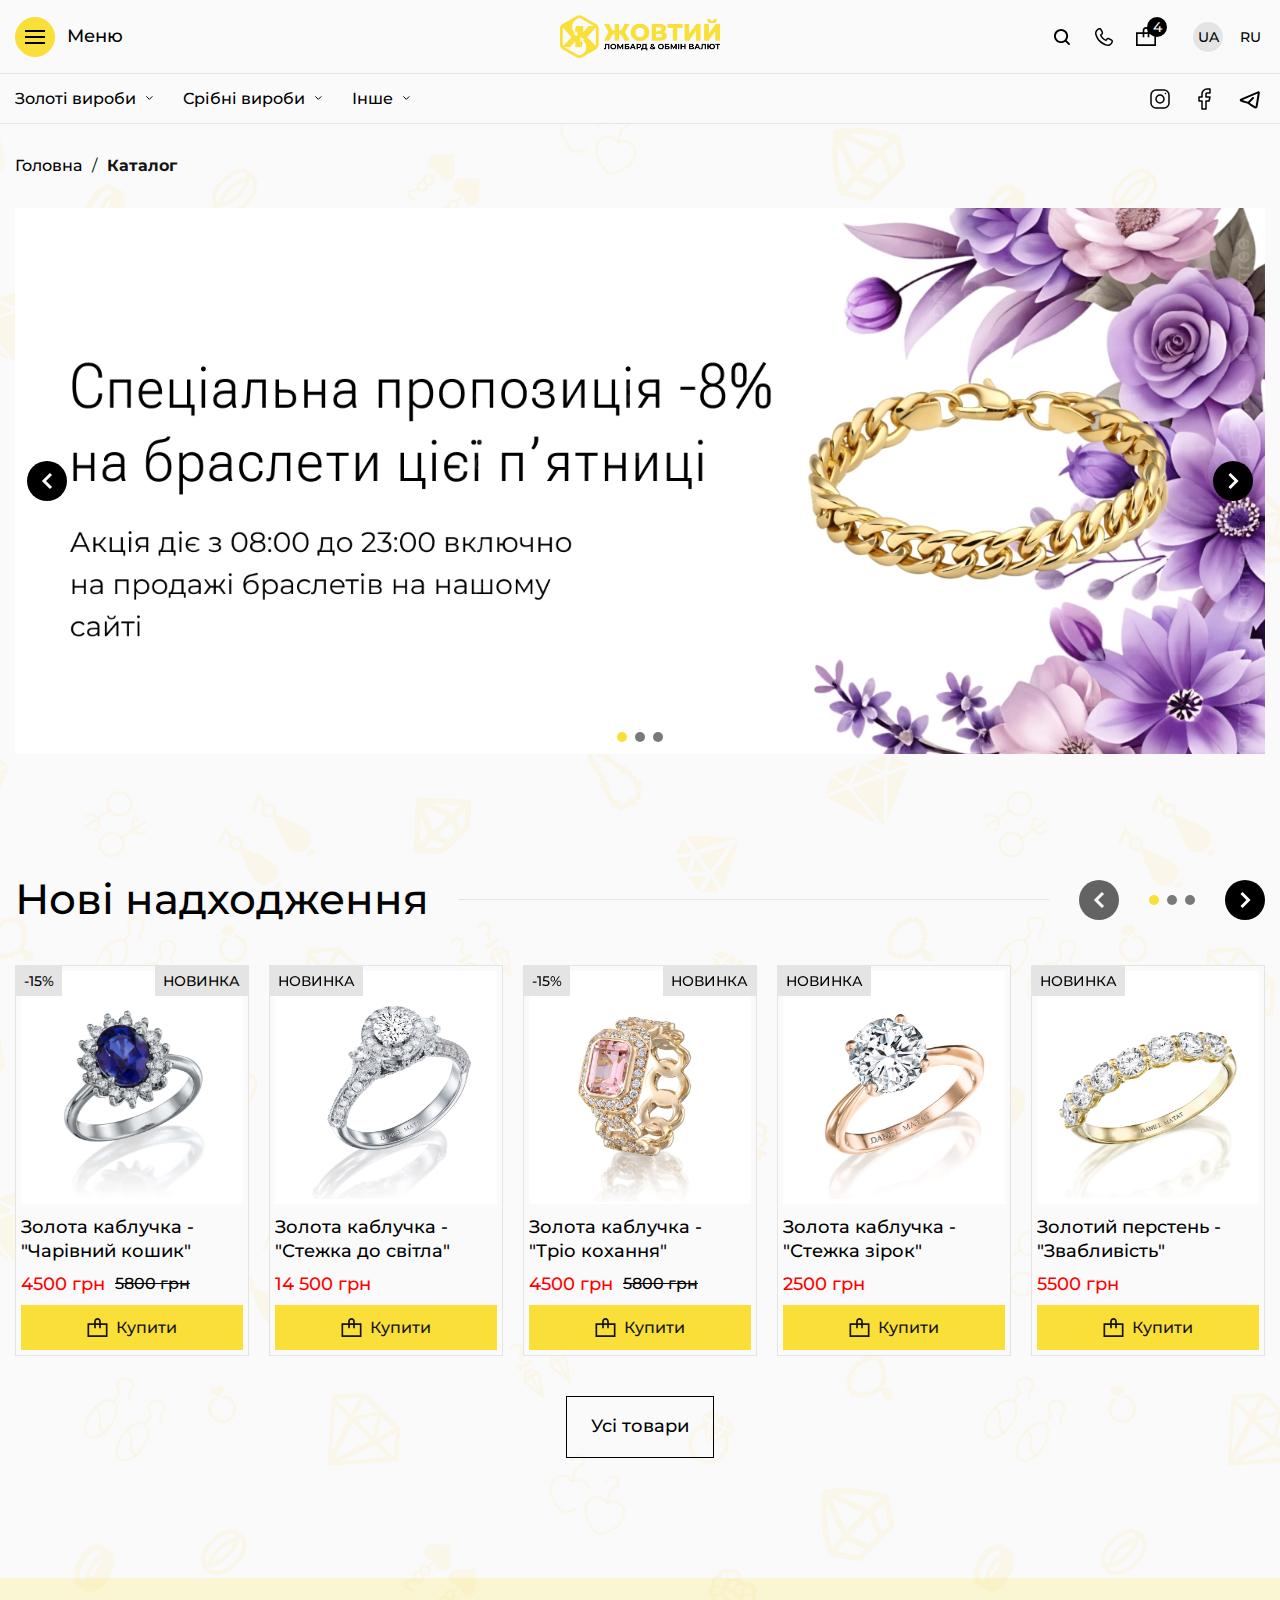
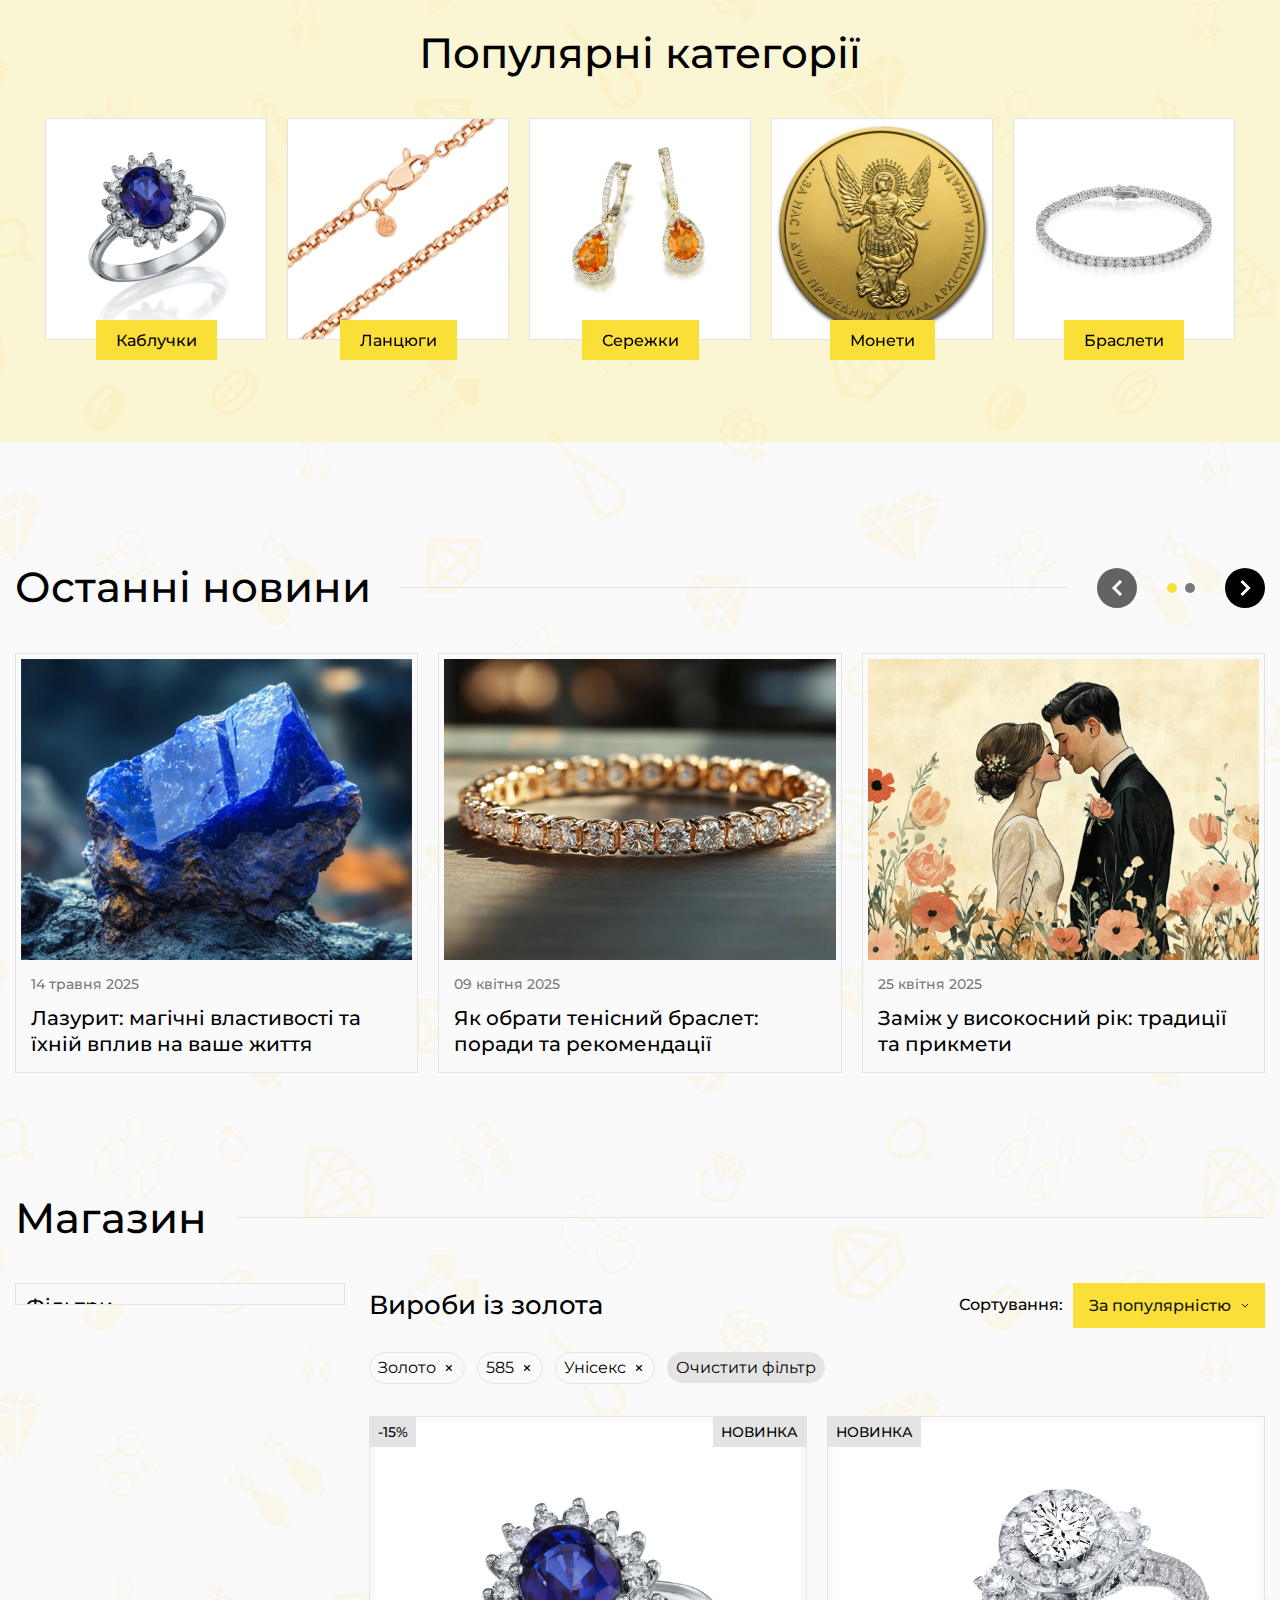
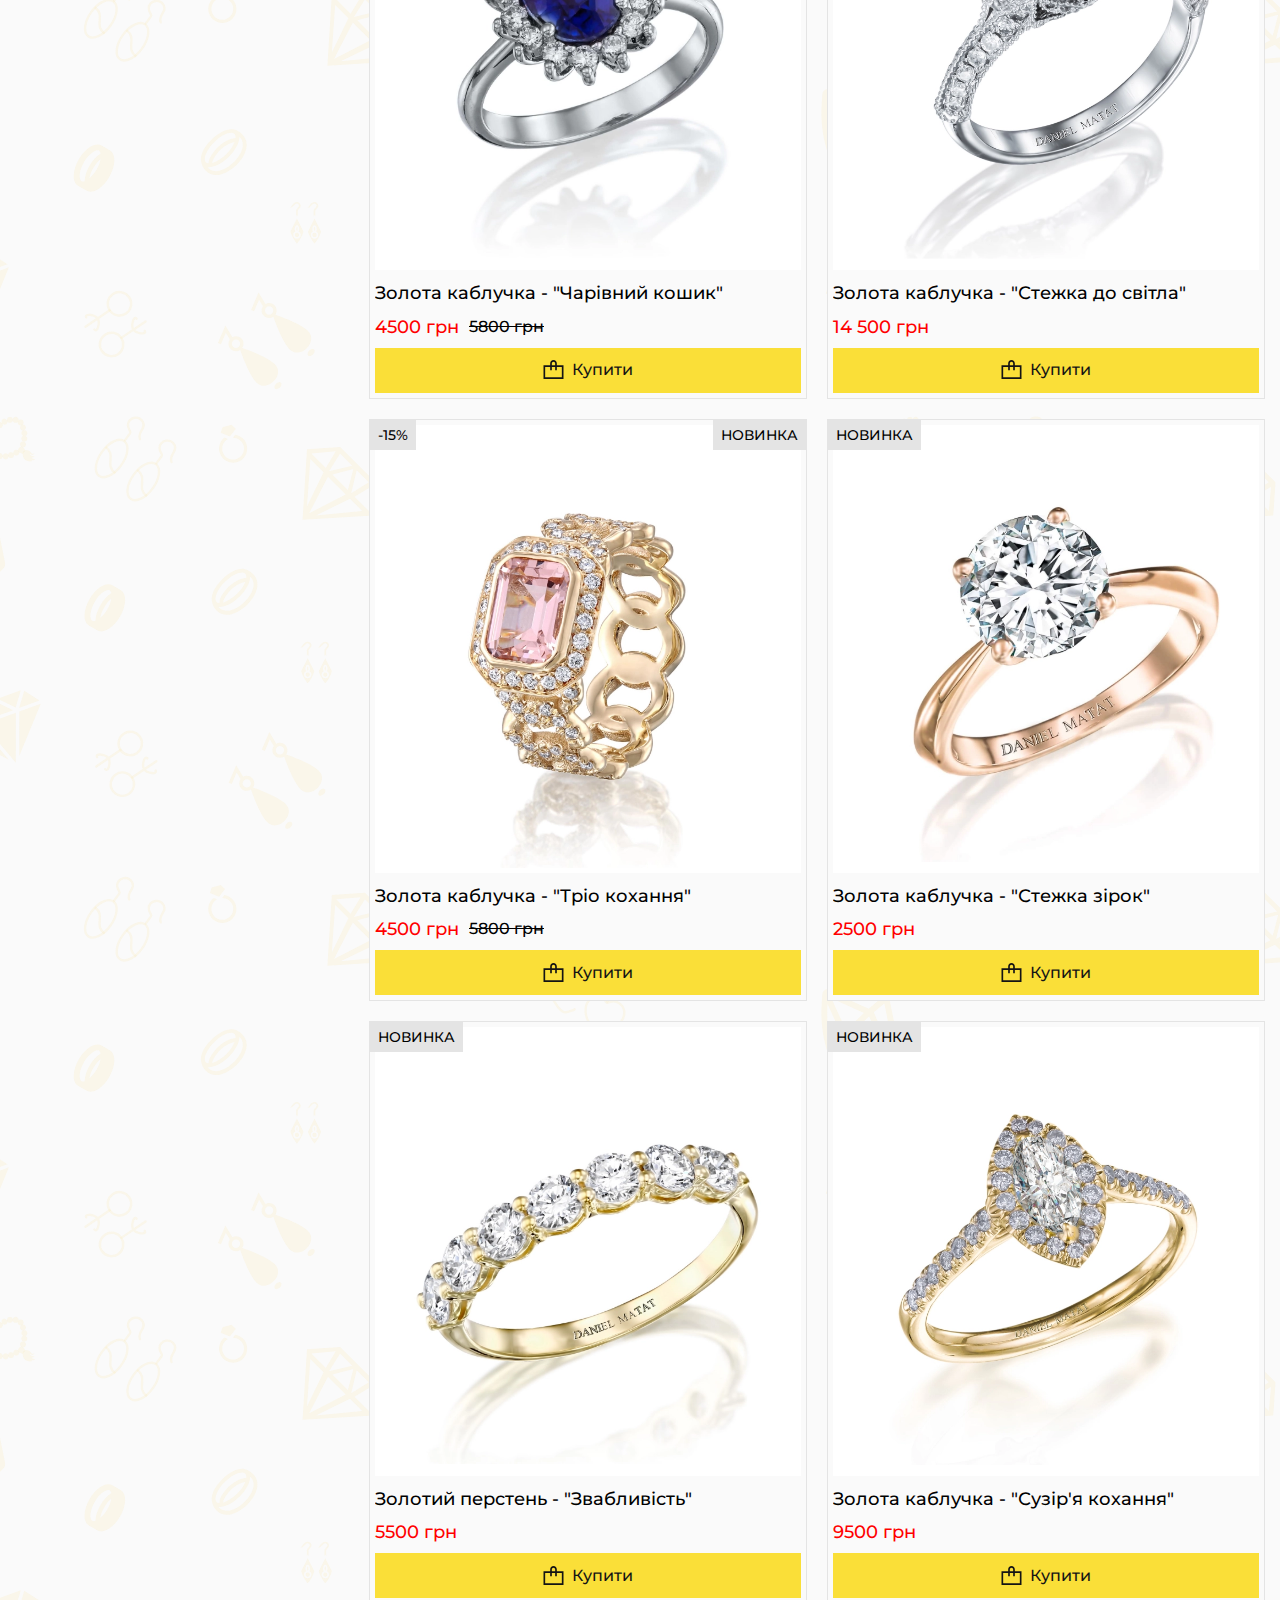
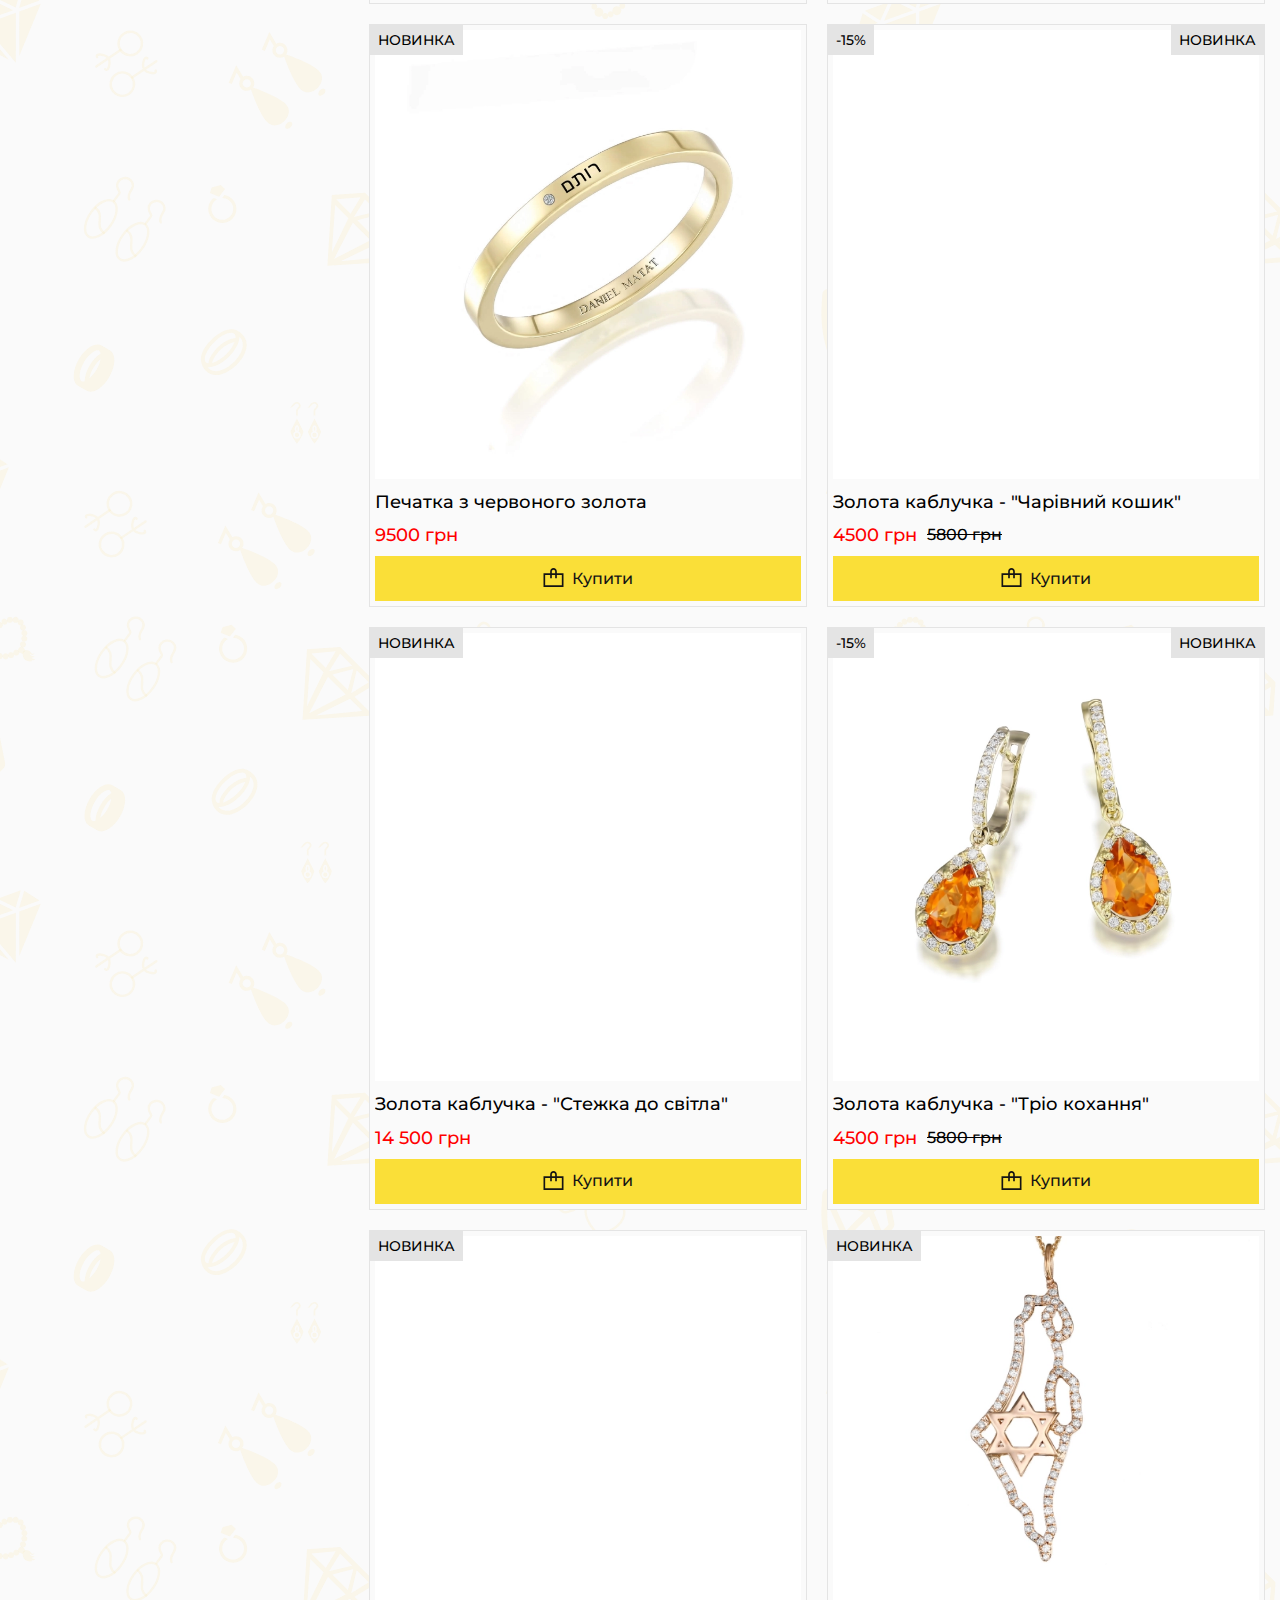
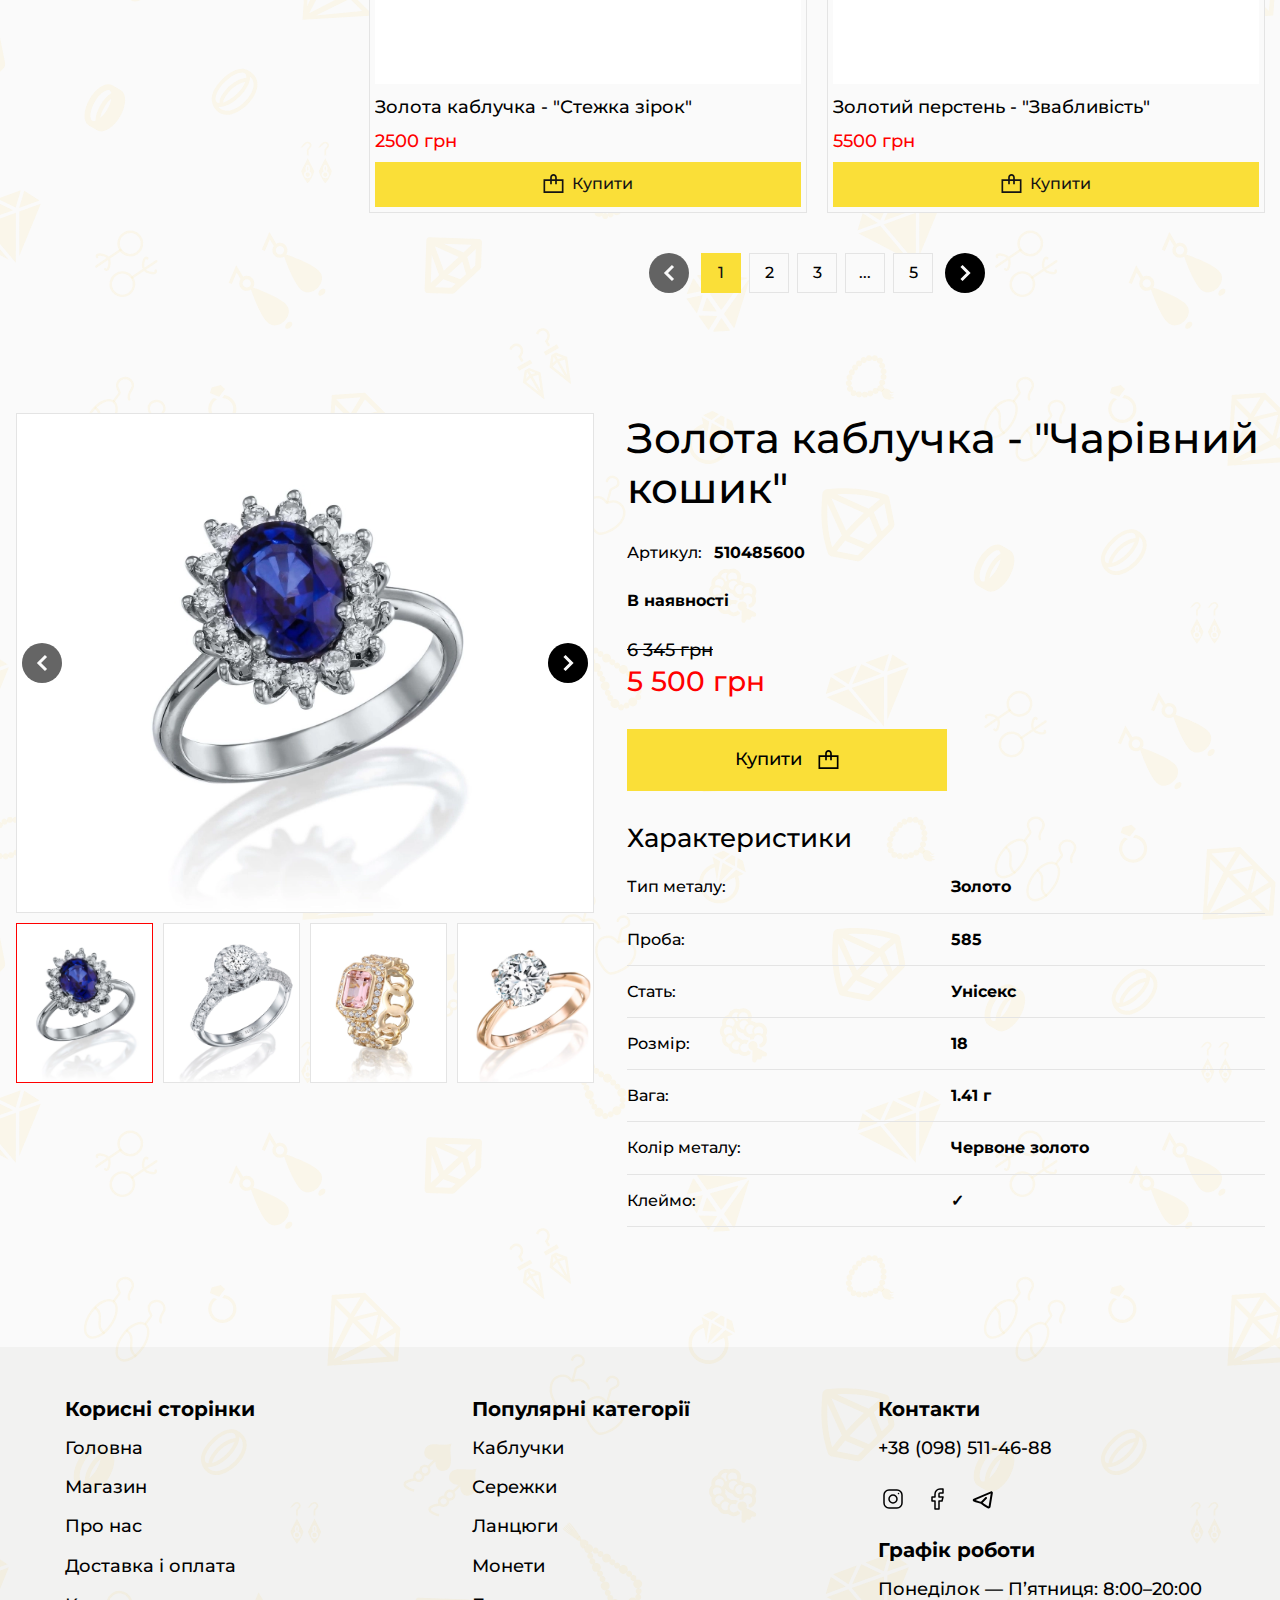
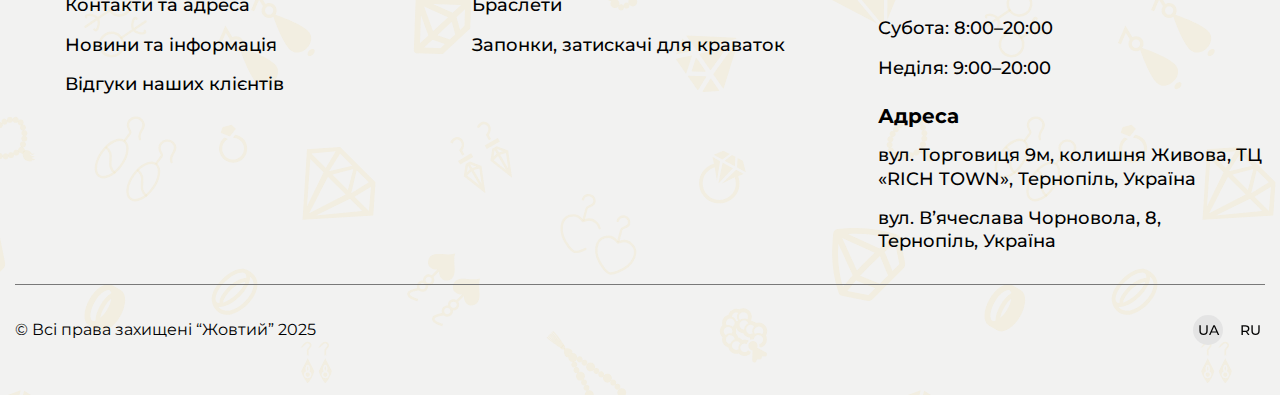
<file: blocks.html>
<!doctype html>
<html lang="uk">
	<head>
		<meta charset="UTF-8">
		<meta name="viewport" content="width=device-width, initial-scale=1.0">
		<link rel="preload" href="./assets/fonts/Montserrat-Regular.woff2" as="font" type="font/woff2" crossorigin="anonymous">
		<link rel="preload" href="./assets/fonts/Montserrat-Medium.woff2" as="font" type="font/woff2" crossorigin="anonymous">
		<link rel="preload" href="./assets/fonts/Montserrat-Bold.woff2" as="font" type="font/woff2" crossorigin="anonymous">
		<link rel="shortcut icon" href="./assets/img/favicon.ico">
		<title>Components Blocks</title>
		<script type="module" crossorigin="" src="./js/app.min.js?v=1764943442842"></script>
		<link rel="stylesheet" crossorigin="" href="./css/app.min.css?v=1764943442842">
	</head>
	<body>
		<div class="wrapper">
			<header class="header">
				<div class="header__container">
					<div class="header__top">
						<div class="header__top-left">
							<button type="button" class="header__burger" data-menu="menu" data-menu-click="">
								<span class="header__burger-icon">
									<span></span>
								</span>
								<span class="header__burger-text">Меню</span>
							</button>
						</div>
						<a href="#" class="header__logo">
							<img alt="logo" loading="lazy" src="./assets/img/logo.webp">
						</a>
						<div class="header__top-right">
							<div class="header__actions" data-fls-dynamic=".menu__body, 767.98">
								<button type="button" class="header__action" data-menu="search-block" data-menu-click="">
									<svg width="20" height="20" viewbox="0 0 20 20" fill="none" xmlns="http://www.w3.org/2000/svg">
										<path d="M17.7222 16.3814L14.6465 13.3064C15.5786 12.0864 16.0899 10.6066 16.0901 9.04512C16.0901 7.16335 15.357 5.39408 14.0259 4.06349C12.695 2.7329 10.9256 2 9.04323 2C7.16107 2 5.39143 2.7329 4.06056 4.06349C1.31315 6.81056 1.31315 11.2801 4.06056 14.0267C5.39143 15.3576 7.16107 16.0905 9.04323 16.0905C10.6051 16.0903 12.0852 15.5791 13.3054 14.6472L16.3811 17.7222C16.5661 17.9074 16.809 18 17.0516 18C17.2943 18 17.5372 17.9074 17.7222 17.7222C18.0926 17.3521 18.0926 16.7516 17.7222 16.3814ZM5.40162 12.686C3.39374 10.6785 3.39397 7.41197 5.40162 5.40427C6.37431 4.43202 7.66767 3.89636 9.04323 3.89636C10.419 3.89636 11.7122 4.43202 12.6848 5.40427C13.6575 6.37675 14.1933 7.66984 14.1933 9.04512C14.1933 10.4206 13.6575 11.7135 12.6848 12.686C11.7122 13.6584 10.419 14.1941 9.04323 14.1941C7.66767 14.1941 6.37431 13.6584 5.40162 12.686Z" fill="currentColor"></path>
									</svg>
								</button>
								<a href="tel:+380985114688" class="header__action">
									<svg width="20" height="20" viewbox="0 0 20 20" fill="none" xmlns="http://www.w3.org/2000/svg">
										<path d="M7.12411 1.60424C7.24688 1.72739 7.35396 1.86523 7.44304 2.01479L8.83525 4.3969C9.16981 4.96877 9.26833 5.65249 9.11045 6.30674C8.95256 6.96099 8.55034 7.53575 7.98693 7.91221L7.49566 8.24087C8.45555 10.0482 9.93181 11.5222 11.742 12.4806L12.0811 11.9829C12.4612 11.4245 13.0378 11.0274 13.6922 10.8734C14.3465 10.7194 15.0291 10.8201 15.5995 11.1549L17.9901 12.5596C18.3605 12.7788 18.6518 13.1078 18.8248 13.5023C18.9978 13.8967 19.0441 14.3377 18.9575 14.7655C18.7962 15.4709 18.4923 16.1393 18.0646 16.7291C17.6369 17.3189 17.0945 17.8176 16.471 18.1943C15.8963 18.564 15.2547 18.8139 14.5856 18.9285C13.9166 19.043 13.2345 19.0198 12.5815 18.8602C9.82347 18.125 7.32033 16.6849 5.31546 14.6799C3.31058 12.6749 1.87221 10.1733 1.1402 7.41836C0.979747 6.76208 0.956742 6.07663 1.07261 5.40442C1.18847 4.73221 1.44074 4.08756 1.81381 3.51036C2.18701 2.89355 2.68123 2.35674 3.26585 1.93316C3.85048 1.50957 4.51307 1.20823 5.21262 1.04778C5.55632 0.973783 5.911 0.985898 6.24468 1.08304C6.57837 1.18018 6.88059 1.35929 7.12411 1.60424ZM8.23205 11.7412C7.24132 10.7529 6.43835 9.59278 5.86045 8.31459C5.7881 8.1544 5.77612 7.97227 5.82667 7.80106C5.87722 7.62985 5.98697 7.48084 6.13612 7.38092L7.17945 6.68365C7.4222 6.52133 7.59553 6.27366 7.66366 5.99174C7.7318 5.70981 7.68955 5.41515 7.54563 5.16856L6.15619 2.78921C6.0931 2.67755 5.99585 2.58945 5.87829 2.53746C5.76072 2.48547 5.62882 2.47224 5.50136 2.49963C5.00051 2.61625 4.52657 2.83398 4.10901 3.13927C3.69146 3.44457 3.33923 3.83089 3.07425 4.27421C2.81067 4.67582 2.6309 5.12505 2.54597 5.59426C2.46105 6.06347 2.47278 6.54274 2.58044 7.00259C3.24663 9.51171 4.5562 11.7902 6.3818 13.6164C8.2074 15.4426 10.4869 16.7545 12.9986 17.4243C13.4547 17.5308 13.93 17.5423 14.3954 17.4583C14.8607 17.3743 15.3062 17.1965 15.7045 16.9358C16.1503 16.6669 16.5392 16.3119 16.8475 15.8922C17.1559 15.4726 17.3775 14.997 17.4989 14.4941C17.5241 14.3668 17.5095 14.2358 17.4571 14.1191C17.4047 14.0023 17.317 13.9054 17.2061 13.8417L14.8162 12.4391C14.5704 12.2948 14.2762 12.2514 13.9942 12.3178C13.7123 12.3842 13.4639 12.5555 13.3002 12.7963L12.592 13.8437C12.4913 13.9918 12.3419 14.1004 12.1706 14.1499C11.9993 14.1995 11.8174 14.1868 11.6576 14.114C10.3812 13.5316 9.22197 12.7286 8.23205 11.7412Z" fill="currentColor"></path>
									</svg>
								</a>
								<button type="button" class="header__action" data-menu="cart" data-menu-click="">
									<svg width="20" height="20" viewbox="0 0 20 20" fill="none" xmlns="http://www.w3.org/2000/svg">
										<path fill-rule="evenodd" clip-rule="evenodd" d="M6.66667 5.18182V3.45455C6.66667 1.54666 8.15905 3.8147e-06 10 3.8147e-06C11.841 3.8147e-06 13.3333 1.54666 13.3333 3.45455V5.18182H20V19H0V5.18182H6.66667ZM11.6667 3.45455V5.18182H8.33333V3.45455C8.33333 2.50061 9.07953 1.72728 10 1.72728C10.9205 1.72728 11.6667 2.50061 11.6667 3.45455ZM13.3333 10.3636V6.90909H18.3333V17.2727H1.66667V6.90909H6.66667V10.3636H8.33333V6.90909H11.6667V10.3636H13.3333Z" fill="currentColor"></path>
									</svg>
									<span class="header__action-count">4</span>
								</button>
							</div>
							<div class="header__lang lang-block" data-fls-dynamic=".menu__head, 767.98">
								<a href="#" class="lang-block__link is-active">UA</a>
								<a href="#" class="lang-block__link">RU</a>
							</div>
							<button type="button" class="header__cart" data-menu="cart" data-menu-click="">
								<svg width="20" height="20" viewbox="0 0 20 20" fill="none" xmlns="http://www.w3.org/2000/svg">
									<path fill-rule="evenodd" clip-rule="evenodd" d="M6.66667 5.18182V3.45455C6.66667 1.54666 8.15905 3.8147e-06 10 3.8147e-06C11.841 3.8147e-06 13.3333 1.54666 13.3333 3.45455V5.18182H20V19H0V5.18182H6.66667ZM11.6667 3.45455V5.18182H8.33333V3.45455C8.33333 2.50061 9.07953 1.72728 10 1.72728C10.9205 1.72728 11.6667 2.50061 11.6667 3.45455ZM13.3333 10.3636V6.90909H18.3333V17.2727H1.66667V6.90909H6.66667V10.3636H8.33333V6.90909H11.6667V10.3636H13.3333Z" fill="currentColor"></path>
								</svg>
								<span class="header__cart-count">4</span>
							</button>
						</div>
						<div class="header__menu menu" data-menu-target="menu">
							<nav class="menu__body">
								<div class="menu__head">
									<button type="button" class="menu__close" data-menu-close="">
										<svg width="10" height="10" viewbox="0 0 10 10" fill="none" xmlns="http://www.w3.org/2000/svg">
											<path d="M5.59967 4.99971L9.5 8.90004L8.90004 9.5L5.00029 5.60025L1.10055 9.5L0.500586 8.90004L4.40033 5.00029L0.5 1.09996L1.10055 0.500586L4.99971 4.39975L8.89945 0.5L9.49941 1.09996L5.59967 4.99971Z" fill="currentColor"></path>
										</svg>
									</button>
								</div>
								<ul class="menu__list">
									<li class="menu__item">
										<a href="#" class="menu__link">Головна</a>
									</li>
									<li class="menu__item">
										<a href="#" class="menu__link">Магазин</a>
									</li>
									<li class="menu__item">
										<a href="#" class="menu__link">Про нас</a>
									</li>
									<li class="menu__item">
										<a href="#" class="menu__link">Доставка і оплата</a>
									</li>
									<li class="menu__item">
										<a href="#" class="menu__link">Контакти та адреса</a>
									</li>
									<li class="menu__item">
										<a href="#" class="menu__link">Новини та інформація</a>
									</li>
									<li class="menu__item">
										<a href="#" class="menu__link">Відгуки наших клієнтів</a>
									</li>
								</ul>
							</nav>
						</div>
					</div>
					<div class="header__bottom">
						<button type="button" class="header__catalog" data-menu="catalog" data-menu-click="">
							<svg width="14" height="9" viewbox="0 0 14 9" fill="none" xmlns="http://www.w3.org/2000/svg">
								<path d="M0 0H14V1H0V0Z" fill="currentColor"></path>
								<path d="M0 4H14V5H0V4Z" fill="currentColor"></path>
								<path d="M0 8H14V9H0V8Z" fill="currentColor"></path>
							</svg>
							<span>Каталог</span>
						</button>
						<nav class="header__menu-catalog menu-catalog" data-menu-target="catalog">
							<div class="menu-catalog__head">
								<button type="button" class="menu-catalog__close" data-menu-close="">
									<svg width="10" height="10" viewbox="0 0 10 10" fill="none" xmlns="http://www.w3.org/2000/svg">
										<path d="M5.59967 4.99971L9.5 8.90004L8.90004 9.5L5.00029 5.60025L1.10055 9.5L0.500586 8.90004L4.40033 5.00029L0.5 1.09996L1.10055 0.500586L4.99971 4.39975L8.89945 0.5L9.49941 1.09996L5.59967 4.99971Z" fill="currentColor"></path>
									</svg>
								</button>
								<a href="#" class="menu-catalog__logo">
									<img alt="logo" loading="lazy" src="./assets/img/logo.webp">
								</a>
							</div>
							<ul class="menu-catalog__list">
								<li class="menu-catalog__item">
									<a href="#" class="menu-catalog__link" data-menu="gold">Золоті вироби</a>
								</li>
								<li class="menu-catalog__item">
									<a href="#" class="menu-catalog__link" data-menu="silver">Срібні вироби</a>
								</li>
								<li class="menu-catalog__item">
									<a href="#" class="menu-catalog__link" data-menu="other">Інше</a>
								</li>
							</ul>
						</nav>
						<div data-fls-dynamic=".menu__body, 767.98" class="header__socials social">
							<a href="#" class="social__link">
								<svg width="24" height="24" target="_blank" viewbox="0 0 24 24" fill="none" xmlns="http://www.w3.org/2000/svg">
									<path d="M12 16C13.0609 16 14.0783 15.5786 14.8284 14.8284C15.5786 14.0783 16 13.0609 16 12C16 10.9391 15.5786 9.92172 14.8284 9.17157C14.0783 8.42143 13.0609 8 12 8C10.9391 8 9.92172 8.42143 9.17157 9.17157C8.42143 9.92172 8 10.9391 8 12C8 13.0609 8.42143 14.0783 9.17157 14.8284C9.92172 15.5786 10.9391 16 12 16Z" stroke="currentColor" stroke-width="1.5" stroke-linecap="round" stroke-linejoin="round"></path>
									<path d="M3 16V8C3 6.67392 3.52678 5.40215 4.46447 4.46447C5.40215 3.52678 6.67392 3 8 3H16C17.3261 3 18.5979 3.52678 19.5355 4.46447C20.4732 5.40215 21 6.67392 21 8V16C21 17.3261 20.4732 18.5979 19.5355 19.5355C18.5979 20.4732 17.3261 21 16 21H8C6.67392 21 5.40215 20.4732 4.46447 19.5355C3.52678 18.5979 3 17.3261 3 16Z" stroke="currentColor" stroke-width="1.5"></path>
									<path d="M17.5 6.51002L17.51 6.49902" stroke="currentColor" stroke-width="1.5" stroke-linecap="round" stroke-linejoin="round"></path>
								</svg>
							</a>
							<a href="#" class="social__link">
								<svg width="24" height="24" target="_blank" viewbox="0 0 24 24" fill="none" xmlns="http://www.w3.org/2000/svg">
									<path d="M17 2H14C12.6739 2 11.4021 2.52678 10.4645 3.46447C9.52678 4.40215 9 5.67392 9 7V10H6V14H9V22H13V14H16L17 10H13V7C13 6.73478 13.1054 6.48043 13.2929 6.29289C13.4804 6.10536 13.7348 6 14 6H17V2Z" stroke="currentColor" stroke-width="1.5" stroke-linecap="round" stroke-linejoin="round"></path>
								</svg>
							</a>
							<a href="https://t.me/Ternopil_RT" target="_blank" class="social__link">
								<svg width="24" height="24" viewbox="0 0 24 24" fill="none" xmlns="http://www.w3.org/2000/svg">
									<path fill-rule="evenodd" clip-rule="evenodd" d="M21.84 6.05599C21.8836 5.79131 21.8555 5.51977 21.7585 5.26967C21.6615 5.01957 21.4992 4.80006 21.2885 4.634C21.0778 4.46795 20.8265 4.36144 20.5606 4.32555C20.2948 4.28967 20.0242 4.32574 19.777 4.42999L2.67703 11.63C1.48503 12.132 1.42403 13.856 2.67703 14.376C3.91791 14.893 5.1767 15.366 6.45103 15.794C7.61903 16.18 8.89303 16.537 9.91403 16.638C10.193 16.972 10.544 17.294 10.902 17.588C11.449 18.038 12.107 18.501 12.787 18.945C14.149 19.835 15.66 20.686 16.678 21.24C17.895 21.9 19.352 21.14 19.57 19.813L21.84 6.05599ZM4.59403 12.993L19.718 6.62499L17.6 19.465C16.601 18.922 15.162 18.109 13.88 17.271C13.2892 16.8916 12.7187 16.4814 12.171 16.042C12.0247 15.9224 11.8826 15.7977 11.745 15.668L15.706 11.708C15.8937 11.5205 15.9991 11.2661 15.9992 11.0008C15.9993 10.7356 15.894 10.4811 15.7065 10.2935C15.519 10.1059 15.2647 10.0004 14.9994 10.0003C14.7341 10.0002 14.4797 10.1055 14.292 10.293L9.95503 14.63C9.22103 14.536 8.19903 14.264 7.07703 13.894C6.24174 13.6157 5.41411 13.3149 4.59503 12.992L4.59403 12.993Z" fill="currentColor"></path>
								</svg>
							</a>
						</div>
					</div>
				</div>
				<div class="submenu" data-menu-target="gold">
					<div class="submenu__head">
						<button type="button" class="submenu__back" data-menu="catalog" data-menu-click="">
							<svg width="12" height="12" viewbox="0 0 12 12" fill="none" xmlns="http://www.w3.org/2000/svg">
								<path d="M-7.15493e-08 6L6.27123 12L7.34551 10.8771L3.05975 6.77693L12 6.77693L12 5.22307L3.05975 5.22307L7.34551 1.12291L6.27123 -6.83149e-08L-7.15493e-08 6Z" fill="#898989"></path>
							</svg>
							<span>Назад</span>
						</button>
						<button type="button" class="submenu__close" data-menu-close="">
							<svg width="10" height="10" viewbox="0 0 10 10" fill="none" xmlns="http://www.w3.org/2000/svg">
								<path d="M5.59967 4.99971L9.5 8.90004L8.90004 9.5L5.00029 5.60025L1.10055 9.5L0.500586 8.90004L4.40033 5.00029L0.5 1.09996L1.10055 0.500586L4.99971 4.39975L8.89945 0.5L9.49941 1.09996L5.59967 4.99971Z" fill="currentColor"></path>
							</svg>
						</button>
					</div>
					<ul class="submenu__list">
						<li class="submenu__item">
							<a href="#" class="submenu__link">
								<figure class="submenu__link-icon">
									<img alt="Image" loading="lazy" src="./assets/img/menu-catalog/image-3.webp">
								</figure>
								<span>Браслети</span>
							</a>
						</li>
						<li class="submenu__item">
							<a href="#" class="submenu__link">
								<figure class="submenu__link-icon">
									<img alt="Image" loading="lazy" src="./assets/img/menu-catalog/image-23.webp">
								</figure>
								<span>Брошки</span>
							</a>
						</li>
						<li class="submenu__item">
							<a href="#" class="submenu__link">
								<figure class="submenu__link-icon">
									<img alt="Image" loading="lazy" src="./assets/img/menu-catalog/image-26.webp">
								</figure>
								<span>Запонки, затискачі для краваток</span>
							</a>
						</li>
						<li class="submenu__item">
							<a href="#" class="submenu__link">
								<figure class="submenu__link-icon">
									<img alt="Image" loading="lazy" src="./assets/img/menu-catalog/image-4.webp">
								</figure>
								<span>Каблучки</span>
							</a>
						</li>
						<li class="submenu__item">
							<a href="#" class="submenu__link">
								<figure class="submenu__link-icon">
									<img alt="Image" loading="lazy" src="./assets/img/menu-catalog/image-21.webp">
								</figure>
								<span>Кольє</span>
							</a>
						</li>
						<li class="submenu__item">
							<a href="#" class="submenu__link">
								<figure class="submenu__link-icon">
									<img alt="Image" loading="lazy" src="./assets/img/menu-catalog/image-28.webp">
								</figure>
								<span>Ланцюги</span>
							</a>
						</li>
						<li class="submenu__item">
							<a href="#" class="submenu__link">
								<figure class="submenu__link-icon">
									<img alt="Image" loading="lazy" src="./assets/img/menu-catalog/image-29.webp">
								</figure>
								<span>Ладанки</span>
							</a>
						</li>
						<li class="submenu__item">
							<a href="#" class="submenu__link">
								<figure class="submenu__link-icon">
									<img alt="Image" loading="lazy" src="./assets/img/menu-catalog/image-30.webp">
								</figure>
								<span>Монети</span>
							</a>
						</li>
						<li class="submenu__item">
							<a href="#" class="submenu__link">
								<figure class="submenu__link-icon">
									<img alt="Image" loading="lazy" src="./assets/img/menu-catalog/image-19.webp">
								</figure>
								<span>Підвіси</span>
							</a>
						</li>
						<li class="submenu__item">
							<a href="#" class="submenu__link">
								<figure class="submenu__link-icon">
									<img alt="Image" loading="lazy" src="./assets/img/menu-catalog/image-10.webp">
								</figure>
								<span>Сережки</span>
							</a>
						</li>
						<li class="submenu__item">
							<a href="#" class="submenu__link">
								<figure class="submenu__link-icon">
									<img alt="Image" loading="lazy" src="./assets/img/menu-catalog/image-31.webp">
								</figure>
								<span>Шпильки</span>
							</a>
						</li>
					</ul>
				</div>
				<div class="submenu" data-menu-target="silver">
					<div class="submenu__head">
						<button type="button" class="submenu__back" data-menu="catalog" data-menu-click="">
							<svg width="12" height="12" viewbox="0 0 12 12" fill="none" xmlns="http://www.w3.org/2000/svg">
								<path d="M-7.15493e-08 6L6.27123 12L7.34551 10.8771L3.05975 6.77693L12 6.77693L12 5.22307L3.05975 5.22307L7.34551 1.12291L6.27123 -6.83149e-08L-7.15493e-08 6Z" fill="#898989"></path>
							</svg>
							<span>Назад</span>
						</button>
						<button type="button" class="submenu__close" data-menu-close="">
							<svg width="10" height="10" viewbox="0 0 10 10" fill="none" xmlns="http://www.w3.org/2000/svg">
								<path d="M5.59967 4.99971L9.5 8.90004L8.90004 9.5L5.00029 5.60025L1.10055 9.5L0.500586 8.90004L4.40033 5.00029L0.5 1.09996L1.10055 0.500586L4.99971 4.39975L8.89945 0.5L9.49941 1.09996L5.59967 4.99971Z" fill="currentColor"></path>
							</svg>
						</button>
					</div>
					<ul class="submenu__list">
						<li class="submenu__item">
							<a href="#" class="submenu__link">
								<figure class="submenu__link-icon">
									<img alt="Image" loading="lazy" src="./assets/img/menu-catalog/image-32.webp">
								</figure>
								<span>Браслети</span>
							</a>
						</li>
						<li class="submenu__item">
							<a href="#" class="submenu__link">
								<figure class="submenu__link-icon">
									<img alt="Image" loading="lazy" src="./assets/img/menu-catalog/image-23.webp">
								</figure>
								<span>Брошки</span>
							</a>
						</li>
						<li class="submenu__item">
							<a href="#" class="submenu__link">
								<figure class="submenu__link-icon">
									<img alt="Image" loading="lazy" src="./assets/img/menu-catalog/image-27.webp">
								</figure>
								<span>Запонки, затискачі для краваток</span>
							</a>
						</li>
						<li class="submenu__item">
							<a href="#" class="submenu__link">
								<figure class="submenu__link-icon">
									<img alt="Image" loading="lazy" src="./assets/img/menu-catalog/image-2.webp">
								</figure>
								<span>Каблучки</span>
							</a>
						</li>
						<li class="submenu__item">
							<a href="#" class="submenu__link">
								<figure class="submenu__link-icon">
									<img alt="Image" loading="lazy" src="./assets/img/menu-catalog/image-22.webp">
								</figure>
								<span>Кольє</span>
							</a>
						</li>
						<li class="submenu__item">
							<a href="#" class="submenu__link">
								<figure class="submenu__link-icon">
									<img alt="Image" loading="lazy" src="./assets/img/menu-catalog/image-33.webp">
								</figure>
								<span>Ланцюги</span>
							</a>
						</li>
						<li class="submenu__item">
							<a href="#" class="submenu__link">
								<figure class="submenu__link-icon">
									<img alt="Image" loading="lazy" src="./assets/img/menu-catalog/image-29.webp">
								</figure>
								<span>Ладанки</span>
							</a>
						</li>
						<li class="submenu__item">
							<a href="#" class="submenu__link">
								<figure class="submenu__link-icon">
									<img alt="Image" loading="lazy" src="./assets/img/menu-catalog/image-34.webp">
								</figure>
								<span>Монети</span>
							</a>
						</li>
						<li class="submenu__item">
							<a href="#" class="submenu__link">
								<figure class="submenu__link-icon">
									<img alt="Image" loading="lazy" src="./assets/img/menu-catalog/image-20.webp">
								</figure>
								<span>Підвіски</span>
							</a>
						</li>
						<li class="submenu__item">
							<a href="#" class="submenu__link">
								<figure class="submenu__link-icon">
									<img alt="Image" loading="lazy" src="./assets/img/menu-catalog/image-35.webp">
								</figure>
								<span>Сережки</span>
							</a>
						</li>
						<li class="submenu__item">
							<a href="#" class="submenu__link">
								<figure class="submenu__link-icon">
									<img alt="Image" loading="lazy" src="./assets/img/menu-catalog/image-36.webp">
								</figure>
								<span>Шпилька</span>
							</a>
						</li>
						<li class="submenu__item">
							<a href="#" class="submenu__link">
								<figure class="submenu__link-icon">
									<img alt="Image" loading="lazy" src="./assets/img/menu-catalog/image-25.webp">
								</figure>
								<span>Столове срібло</span>
							</a>
						</li>
					</ul>
				</div>
				<div class="submenu" data-menu-target="other">
					<div class="submenu__head">
						<button type="button" class="submenu__back" data-menu="catalog" data-menu-click="">
							<svg width="12" height="12" viewbox="0 0 12 12" fill="none" xmlns="http://www.w3.org/2000/svg">
								<path d="M-7.15493e-08 6L6.27123 12L7.34551 10.8771L3.05975 6.77693L12 6.77693L12 5.22307L3.05975 5.22307L7.34551 1.12291L6.27123 -6.83149e-08L-7.15493e-08 6Z" fill="#898989"></path>
							</svg>
							<span>Назад</span>
						</button>
						<button type="button" class="submenu__close" data-menu-close="">
							<svg width="10" height="10" viewbox="0 0 10 10" fill="none" xmlns="http://www.w3.org/2000/svg">
								<path d="M5.59967 4.99971L9.5 8.90004L8.90004 9.5L5.00029 5.60025L1.10055 9.5L0.500586 8.90004L4.40033 5.00029L0.5 1.09996L1.10055 0.500586L4.99971 4.39975L8.89945 0.5L9.49941 1.09996L5.59967 4.99971Z" fill="currentColor"></path>
							</svg>
						</button>
					</div>
					<ul class="submenu__list">
						<li class="submenu__item">
							<a href="#" class="submenu__link">
								<figure class="submenu__link-icon">
									<img alt="Image" loading="lazy" src="./assets/img/menu-catalog/image-34.webp">
								</figure>
								<span>Монети</span>
							</a>
						</li>
						<li class="submenu__item">
							<a href="#" class="submenu__link">
								<figure class="submenu__link-icon">
									<img alt="Image" loading="lazy" src="./assets/img/menu-catalog/image-37.webp">
								</figure>
								<span>Медалі</span>
							</a>
						</li>
						<li class="submenu__item">
							<a href="#" class="submenu__link">
								<figure class="submenu__link-icon">
									<img alt="Image" loading="lazy" src="./assets/img/menu-catalog/image-12.webp">
								</figure>
								<span>Iнше</span>
							</a>
						</li>
					</ul>
				</div>
				<div class="search-block" data-menu-target="search-block">
					<div class="search-block__container">
						<form class="search-block__field">
							<input autocomplete="off" type="text" name="search" placeholder="Пошук..." class="search-block__input">
							<button type="submit" class="search-block__button button-empty">
								<span>Знайти</span>
								<svg width="21" height="14" viewbox="0 0 21 14" fill="none" xmlns="http://www.w3.org/2000/svg">
									<path d="M12.9999 0.999935L19 7L12.9999 13.0001M17.9999 6.99994H-0.00012207" stroke="currentColor" stroke-width="2"></path>
								</svg>
							</button>
							<button type="button" class="search-block__close" data-menu-close="">
								<svg width="14" height="14" viewbox="0 0 14 14" fill="none" xmlns="http://www.w3.org/2000/svg">
									<path d="M13 1L1 13M1 1L13 13" stroke="currentColor" stroke-linecap="round" stroke-linejoin="round"></path>
								</svg>
							</button>
						</form>
					</div>
				</div>
			</header>
			<div class="breadcrumbs">
				<div class="breadcrumbs__container">
					<ul class="breadcrumbs__list">
						<li class="breadcrumbs__item">
							<a href="#" class="breadcrumbs__link">Головна</a>
						</li>
						<li class="breadcrumbs__item">
							<span class="breadcrumbs__link is-active">Каталог</span>
						</li>
					</ul>
				</div>
			</div>
			<section class="hero">
				<div class="hero__container">
					<div data-fls-slider="" class="hero__slider swiper">
						<div class="hero__wrapper swiper-wrapper">
							<a href="#" class="hero__slide swiper-slide">
								<picture>
									<source srcset="./assets/img/hero/image-1-mob.webp" media="(max-width: 767.98px)">
									<img alt="Image" loading="lazy" src="./assets/img/hero/image-1.webp">
								</picture>
							</a>
							<a href="#" class="hero__slide swiper-slide">
								<picture>
									<source srcset="./assets/img/hero/image-2-mob.webp" media="(max-width: 767.98px)">
									<img alt="Image" loading="lazy" src="./assets/img/hero/image-2.webp">
								</picture>
							</a>
							<a href="#" class="hero__slide swiper-slide">
								<picture>
									<source srcset="./assets/img/hero/image-3-mob.webp" media="(max-width: 767.98px)">
									<img alt="Image" loading="lazy" src="./assets/img/hero/image-3.webp">
								</picture>
							</a>
						</div>
						<div class="swiper-pagination"></div>
						<div class="hero__navigation">
							<button type="button" class="swiper-button-prev">
								<svg width="12" height="18" viewbox="0 0 12 18" fill="none" xmlns="http://www.w3.org/2000/svg">
									<path d="M10 16L3 9L10 2" stroke="currentColor" stroke-width="3"></path>
								</svg>
							</button>
							<button type="button" class="swiper-button-next">
								<svg width="11" height="18" viewbox="0 0 11 18" fill="none" xmlns="http://www.w3.org/2000/svg">
									<path d="M1.5 2L8.5 9L1.5 16" stroke="currentColor" stroke-width="3"></path>
								</svg>
							</button>
						</div>
					</div>
				</div>
			</section>
			<section class="proposals">
				<div class="proposals__container">
					<div class="proposals__head">
						<h2 class="proposals__title title title--h2 lines-decor lines-decor--right">Нові надходження</h2>
						<div class="proposals__navigation">
							<button type="button" class="swiper-button-prev">
								<svg width="12" height="18" viewbox="0 0 12 18" fill="none" xmlns="http://www.w3.org/2000/svg">
									<path d="M10 16L3 9L10 2" stroke="currentColor" stroke-width="3"></path>
								</svg>
							</button>
							<div class="swiper-pagination"></div>
							<button type="button" class="swiper-button-next">
								<svg width="11" height="18" viewbox="0 0 11 18" fill="none" xmlns="http://www.w3.org/2000/svg">
									<path d="M1.5 2L8.5 9L1.5 16" stroke="currentColor" stroke-width="3"></path>
								</svg>
							</button>
						</div>
					</div>
					<div data-fls-slider="" class="proposals__slider swiper">
						<div class="proposals__wrapper swiper-wrapper">
							<div class="product-card swiper-slide">
								<div class="product-card__badges">
									<div class="product-card__badge">-15%</div>
									<div class="product-card__badge">Новинка</div>
								</div>
								<a href="#" class="product-card__img">
									<img alt="Image" loading="lazy" src="./assets/img/menu-catalog/image-1.webp">
								</a>
								<a href="#" class="product-card__title">Золота каблучка - "Чарівний кошик"</a>
								<div class="product-card__bottom">
									<div class="product-card__prices">
										<div class="product-card__price">4500 грн</div>
										<div class="product-card__oldprice">5800 грн</div>
									</div>
									<button type="button" class="product-card__buy">
										<svg width="21" height="20" viewbox="0 0 21 20" fill="none" xmlns="http://www.w3.org/2000/svg">
											<path fill-rule="evenodd" clip-rule="evenodd" d="M7.16667 5.18182V3.45455C7.16667 1.54665 8.65905 0 10.5 0C12.341 0 13.8333 1.54665 13.8333 3.45455V5.18182H20.5V19H0.5V5.18182H7.16667ZM12.1667 3.45455V5.18182H8.83333V3.45455C8.83333 2.50061 9.57953 1.72727 10.5 1.72727C11.4205 1.72727 12.1667 2.50061 12.1667 3.45455ZM13.8333 10.3636V6.90909H18.8333V17.2727H2.16667V6.90909H7.16667V10.3636H8.83333V6.90909H12.1667V10.3636H13.8333Z" fill="currentColor"></path>
										</svg>
										Купити
									</button>
								</div>
							</div>
							<div class="product-card swiper-slide">
								<div class="product-card__badges">
									<div class="product-card__badge">Новинка</div>
								</div>
								<a href="#" class="product-card__img">
									<img alt="Image" loading="lazy" src="./assets/img/menu-catalog/image-2.webp">
								</a>
								<a href="#" class="product-card__title">Золота каблучка - "Стежка до світла"</a>
								<div class="product-card__bottom">
									<div class="product-card__prices">
										<div class="product-card__price">14 500 грн</div>
									</div>
									<button type="button" class="product-card__buy">
										<svg width="21" height="20" viewbox="0 0 21 20" fill="none" xmlns="http://www.w3.org/2000/svg">
											<path fill-rule="evenodd" clip-rule="evenodd" d="M7.16667 5.18182V3.45455C7.16667 1.54665 8.65905 0 10.5 0C12.341 0 13.8333 1.54665 13.8333 3.45455V5.18182H20.5V19H0.5V5.18182H7.16667ZM12.1667 3.45455V5.18182H8.83333V3.45455C8.83333 2.50061 9.57953 1.72727 10.5 1.72727C11.4205 1.72727 12.1667 2.50061 12.1667 3.45455ZM13.8333 10.3636V6.90909H18.8333V17.2727H2.16667V6.90909H7.16667V10.3636H8.83333V6.90909H12.1667V10.3636H13.8333Z" fill="currentColor"></path>
										</svg>
										Купити
									</button>
								</div>
							</div>
							<div class="product-card swiper-slide">
								<div class="product-card__badges">
									<div class="product-card__badge">-15%</div>
									<div class="product-card__badge">Новинка</div>
								</div>
								<a href="#" class="product-card__img">
									<img alt="Image" loading="lazy" src="./assets/img/menu-catalog/image-3.webp">
								</a>
								<a href="#" class="product-card__title">Золота каблучка - "Тріо кохання"</a>
								<div class="product-card__bottom">
									<div class="product-card__prices">
										<div class="product-card__price">4500 грн</div>
										<div class="product-card__oldprice">5800 грн</div>
									</div>
									<button type="button" class="product-card__buy">
										<svg width="21" height="20" viewbox="0 0 21 20" fill="none" xmlns="http://www.w3.org/2000/svg">
											<path fill-rule="evenodd" clip-rule="evenodd" d="M7.16667 5.18182V3.45455C7.16667 1.54665 8.65905 0 10.5 0C12.341 0 13.8333 1.54665 13.8333 3.45455V5.18182H20.5V19H0.5V5.18182H7.16667ZM12.1667 3.45455V5.18182H8.83333V3.45455C8.83333 2.50061 9.57953 1.72727 10.5 1.72727C11.4205 1.72727 12.1667 2.50061 12.1667 3.45455ZM13.8333 10.3636V6.90909H18.8333V17.2727H2.16667V6.90909H7.16667V10.3636H8.83333V6.90909H12.1667V10.3636H13.8333Z" fill="currentColor"></path>
										</svg>
										Купити
									</button>
								</div>
							</div>
							<div class="product-card swiper-slide">
								<div class="product-card__badges">
									<div class="product-card__badge">Новинка</div>
								</div>
								<a href="#" class="product-card__img">
									<img alt="Image" loading="lazy" src="./assets/img/menu-catalog/image-4.webp">
								</a>
								<a href="#" class="product-card__title">Золота каблучка - "Стежка зірок"</a>
								<div class="product-card__bottom">
									<div class="product-card__prices">
										<div class="product-card__price">2500 грн</div>
									</div>
									<button type="button" class="product-card__buy">
										<svg width="21" height="20" viewbox="0 0 21 20" fill="none" xmlns="http://www.w3.org/2000/svg">
											<path fill-rule="evenodd" clip-rule="evenodd" d="M7.16667 5.18182V3.45455C7.16667 1.54665 8.65905 0 10.5 0C12.341 0 13.8333 1.54665 13.8333 3.45455V5.18182H20.5V19H0.5V5.18182H7.16667ZM12.1667 3.45455V5.18182H8.83333V3.45455C8.83333 2.50061 9.57953 1.72727 10.5 1.72727C11.4205 1.72727 12.1667 2.50061 12.1667 3.45455ZM13.8333 10.3636V6.90909H18.8333V17.2727H2.16667V6.90909H7.16667V10.3636H8.83333V6.90909H12.1667V10.3636H13.8333Z" fill="currentColor"></path>
										</svg>
										Купити
									</button>
								</div>
							</div>
							<div class="product-card swiper-slide">
								<div class="product-card__badges">
									<div class="product-card__badge">Новинка</div>
								</div>
								<a href="#" class="product-card__img">
									<img alt="Image" loading="lazy" src="./assets/img/menu-catalog/image-5.webp">
								</a>
								<a href="#" class="product-card__title">Золотий перстень - "Звабливість"</a>
								<div class="product-card__bottom">
									<div class="product-card__prices">
										<div class="product-card__price">5500 грн</div>
									</div>
									<button type="button" class="product-card__buy">
										<svg width="21" height="20" viewbox="0 0 21 20" fill="none" xmlns="http://www.w3.org/2000/svg">
											<path fill-rule="evenodd" clip-rule="evenodd" d="M7.16667 5.18182V3.45455C7.16667 1.54665 8.65905 0 10.5 0C12.341 0 13.8333 1.54665 13.8333 3.45455V5.18182H20.5V19H0.5V5.18182H7.16667ZM12.1667 3.45455V5.18182H8.83333V3.45455C8.83333 2.50061 9.57953 1.72727 10.5 1.72727C11.4205 1.72727 12.1667 2.50061 12.1667 3.45455ZM13.8333 10.3636V6.90909H18.8333V17.2727H2.16667V6.90909H7.16667V10.3636H8.83333V6.90909H12.1667V10.3636H13.8333Z" fill="currentColor"></path>
										</svg>
										Купити
									</button>
								</div>
							</div>
							<div class="product-card swiper-slide">
								<div class="product-card__badges">
									<div class="product-card__badge">Новинка</div>
								</div>
								<a href="#" class="product-card__img">
									<img alt="Image" loading="lazy" src="./assets/img/menu-catalog/image-6.webp">
								</a>
								<a href="#" class="product-card__title">Золота каблучка - "Сузір'я кохання"</a>
								<div class="product-card__bottom">
									<div class="product-card__prices">
										<div class="product-card__price">9500 грн</div>
									</div>
									<button type="button" class="product-card__buy">
										<svg width="21" height="20" viewbox="0 0 21 20" fill="none" xmlns="http://www.w3.org/2000/svg">
											<path fill-rule="evenodd" clip-rule="evenodd" d="M7.16667 5.18182V3.45455C7.16667 1.54665 8.65905 0 10.5 0C12.341 0 13.8333 1.54665 13.8333 3.45455V5.18182H20.5V19H0.5V5.18182H7.16667ZM12.1667 3.45455V5.18182H8.83333V3.45455C8.83333 2.50061 9.57953 1.72727 10.5 1.72727C11.4205 1.72727 12.1667 2.50061 12.1667 3.45455ZM13.8333 10.3636V6.90909H18.8333V17.2727H2.16667V6.90909H7.16667V10.3636H8.83333V6.90909H12.1667V10.3636H13.8333Z" fill="currentColor"></path>
										</svg>
										Купити
									</button>
								</div>
							</div>
							<div class="product-card swiper-slide">
								<div class="product-card__badges">
									<div class="product-card__badge">Новинка</div>
								</div>
								<a href="#" class="product-card__img">
									<img alt="Image" loading="lazy" src="./assets/img/menu-catalog/image-7.webp">
								</a>
								<a href="#" class="product-card__title">Печатка з червоного золота</a>
								<div class="product-card__bottom">
									<div class="product-card__prices">
										<div class="product-card__price">9500 грн</div>
									</div>
									<button type="button" class="product-card__buy">
										<svg width="21" height="20" viewbox="0 0 21 20" fill="none" xmlns="http://www.w3.org/2000/svg">
											<path fill-rule="evenodd" clip-rule="evenodd" d="M7.16667 5.18182V3.45455C7.16667 1.54665 8.65905 0 10.5 0C12.341 0 13.8333 1.54665 13.8333 3.45455V5.18182H20.5V19H0.5V5.18182H7.16667ZM12.1667 3.45455V5.18182H8.83333V3.45455C8.83333 2.50061 9.57953 1.72727 10.5 1.72727C11.4205 1.72727 12.1667 2.50061 12.1667 3.45455ZM13.8333 10.3636V6.90909H18.8333V17.2727H2.16667V6.90909H7.16667V10.3636H8.83333V6.90909H12.1667V10.3636H13.8333Z" fill="currentColor"></path>
										</svg>
										Купити
									</button>
								</div>
							</div>
						</div>
					</div>
					<a href="#" class="proposals__all button-empty">Усі товари</a>
				</div>
			</section>
			<section class="popular-cateories">
				<div class="popular-cateories__container">
					<div class="popular-cateories__body">
						<h2 class="popular-cateories__title title title--h2">Популярні категорії</h2>
						<div data-fls-slider="" class="popular-cateories__slider swiper">
							<div class="popular-cateories__arrows" data-swiper-lock="">
								<button type="button" class="swiper-button-prev">
									<svg width="12" height="18" viewbox="0 0 12 18" fill="none" xmlns="http://www.w3.org/2000/svg">
										<path d="M10 16L3 9L10 2" stroke="currentColor" stroke-width="3"></path>
									</svg>
								</button>
								<button type="button" class="swiper-button-next">
									<svg width="11" height="18" viewbox="0 0 11 18" fill="none" xmlns="http://www.w3.org/2000/svg">
										<path d="M1.5 2L8.5 9L1.5 16" stroke="currentColor" stroke-width="3"></path>
									</svg>
								</button>
							</div>
							<div class="popular-cateories__wrapper swiper-wrapper">
								<a href="#" class="popular-cateories__item swiper-slide">
									<figure class="popular-cateories__item-img">
										<img alt="Image" loading="lazy" src="./assets/img/menu-catalog/image-1.webp">
									</figure>
									<div class="popular-cateories__item-title">Каблучки</div>
								</a>
								<a href="#" class="popular-cateories__item swiper-slide">
									<figure class="popular-cateories__item-img">
										<img alt="Image" loading="lazy" src="./assets/img/menu-catalog/image-28.webp">
									</figure>
									<div class="popular-cateories__item-title">Ланцюги</div>
								</a>
								<a href="#" class="popular-cateories__item swiper-slide">
									<figure class="popular-cateories__item-img">
										<img alt="Image" loading="lazy" src="./assets/img/menu-catalog/image-10.webp">
									</figure>
									<div class="popular-cateories__item-title">Сережки</div>
								</a>
								<a href="#" class="popular-cateories__item swiper-slide">
									<figure class="popular-cateories__item-img">
										<img alt="Image" loading="lazy" src="./assets/img/menu-catalog/image-30.webp">
									</figure>
									<div class="popular-cateories__item-title">Монети</div>
								</a>
								<a href="#" class="popular-cateories__item swiper-slide">
									<figure class="popular-cateories__item-img">
										<img alt="Image" loading="lazy" src="./assets/img/menu-catalog/image-32.webp">
									</figure>
									<div class="popular-cateories__item-title">Браслети</div>
								</a>
							</div>
							<div class="swiper-pagination"></div>
						</div>
					</div>
				</div>
			</section>
			<section class="latestnews">
				<div class="latestnews__container">
					<div class="latestnews__head">
						<h2 class="latestnews__title title title--h2 lines-decor lines-decor--right">Останні новини</h2>
						<div class="latestnews__navigation" data-swiper-lock="">
							<button type="button" class="swiper-button-prev">
								<svg width="12" height="18" viewbox="0 0 12 18" fill="none" xmlns="http://www.w3.org/2000/svg">
									<path d="M10 16L3 9L10 2" stroke="currentColor" stroke-width="3"></path>
								</svg>
							</button>
							<div class="swiper-pagination"></div>
							<button type="button" class="swiper-button-next">
								<svg width="11" height="18" viewbox="0 0 11 18" fill="none" xmlns="http://www.w3.org/2000/svg">
									<path d="M1.5 2L8.5 9L1.5 16" stroke="currentColor" stroke-width="3"></path>
								</svg>
							</button>
						</div>
					</div>
					<div data-fls-slider="" class="latestnews__slider swiper">
						<div class="latestnews__wrapper swiper-wrapper">
							<article class="news-card swiper-slide">
								<figure class="news-card__img">
									<img alt="Image" loading="lazy" src="./assets/img/news/image-1.webp">
								</figure>
								<div class="news-card__body">
									<time class="news-card__date">14 травня 2025</time>
									<a href="#" class="news-card__title">Лазурит: магічні властивості та їхній вплив на ваше життя</a>
								</div>
							</article>
							<article class="news-card swiper-slide">
								<figure class="news-card__img">
									<img alt="Image" loading="lazy" src="./assets/img/news/image-2.webp">
								</figure>
								<div class="news-card__body">
									<time class="news-card__date">09 квітня 2025</time>
									<a href="#" class="news-card__title">Як обрати тенісний браслет: поради та рекомендації</a>
								</div>
							</article>
							<article class="news-card swiper-slide">
								<figure class="news-card__img">
									<img alt="Image" loading="lazy" src="./assets/img/news/image-3.webp">
								</figure>
								<div class="news-card__body">
									<time class="news-card__date">25 квітня 2025</time>
									<a href="#" class="news-card__title">Заміж у високосний рік: традиції та прикмети</a>
								</div>
							</article>
							<article class="news-card swiper-slide">
								<figure class="news-card__img">
									<img alt="Image" loading="lazy" src="./assets/img/news/image-4.webp">
								</figure>
								<div class="news-card__body">
									<time class="news-card__date">13 лютого 2025</time>
									<a href="#" class="news-card__title">Як обрати перші золоті сережки для дівчинки: поради для батьків</a>
								</div>
							</article>
						</div>
					</div>
				</div>
			</section>
			<section class="catalog">
				<div class="catalog__container">
					<h1 class="catalog__title title title--h2 lines-decor lines-decor--right">Магазин</h1>
					<div class="catalog__inner">
						<aside class="catalog__aside aside-block" data-top-position="" data-menu-target="filters">
							<div class="aside-block__head">
								<div class="aside-block__head-top">
									<div class="aside-block__title title title--h4">Фільтри</div>
									<button type="button" class="aside-block__close" data-menu-close="">
										<svg width="10" height="10" viewbox="0 0 10 10" fill="none" xmlns="http://www.w3.org/2000/svg">
											<path d="M5.59967 4.99971L9.5 8.90004L8.90004 9.5L5.00029 5.60025L1.10055 9.5L0.500586 8.90004L4.40033 5.00029L0.5 1.09996L1.10055 0.500586L4.99971 4.39975L8.89945 0.5L9.49941 1.09996L5.59967 4.99971Z" fill="currentColor"></path>
										</svg>
									</button>
								</div>
								<div class="aside-block__text">Підбір за параметрами</div>
							</div>
							<div data-fls-spollers="" class="aside-block__items">
								<details class="aside-block__item" data-fls-spollers-open="">
									<summary class="aside-block__subtitle">Ціна</summary>
									<div class="aside-block__body">
										<div class="price-inputs">
											<input data-start-value="" autocomplete="off" type="number" name="price_from" value="0" min="0" class="price-inputs__input">
											<span>-</span>
											<input data-end-value="" autocomplete="off" type="number" name="price_to" value="19" max="19" class="price-inputs__input">
										</div>
										<div data-fls-range-price="" class="range" data-min="0" data-max="19" data-start="0" data-end="19"></div>
									</div>
								</details>
								<details class="aside-block__item" data-fls-spollers-open="">
									<summary class="aside-block__subtitle">Тип металу</summary>
									<div class="aside-block__body">
										<label data-fls-checkbox="" class="checkbox">
											<input class="checkbox__input" type="checkbox" checked value="1" name="metal-type">
											<span class="checkbox__text">Золото</span>
										</label>
										<label data-fls-checkbox="" class="checkbox">
											<input class="checkbox__input" type="checkbox" value="2" name="metal-type">
											<span class="checkbox__text">Срібло</span>
										</label>
									</div>
								</details>
								<details class="aside-block__item">
									<summary class="aside-block__subtitle">Проба ( Золото )</summary>
									<div class="aside-block__body">
										<label data-fls-checkbox="" class="checkbox">
											<input class="checkbox__input" type="checkbox" value="375" name="gold-sample">
											<span class="checkbox__text">375</span>
										</label>
										<label data-fls-checkbox="" class="checkbox">
											<input class="checkbox__input" type="checkbox" value="417" name="gold-sample">
											<span class="checkbox__text">417(10к)</span>
										</label>
										<label data-fls-checkbox="" class="checkbox">
											<input class="checkbox__input" type="checkbox" value="500" name="gold-sample">
											<span class="checkbox__text">500</span>
										</label>
										<label data-fls-checkbox="" class="checkbox">
											<input class="checkbox__input" type="checkbox" value="583" name="gold-sample">
											<span class="checkbox__text">583</span>
										</label>
										<label data-fls-checkbox="" class="checkbox">
											<input class="checkbox__input" type="checkbox" checked value="585" name="gold-sample">
											<span class="checkbox__text">585</span>
										</label>
										<label data-fls-checkbox="" class="checkbox">
											<input class="checkbox__input" type="checkbox" value="750" name="gold-sample">
											<span class="checkbox__text">750</span>
										</label>
										<label data-fls-checkbox="" class="checkbox">
											<input class="checkbox__input" type="checkbox" value="800" name="gold-sample">
											<span class="checkbox__text">800</span>
										</label>
										<label data-fls-checkbox="" class="checkbox">
											<input class="checkbox__input" type="checkbox" value="830" name="gold-sample">
											<span class="checkbox__text">830</span>
										</label>
										<label data-fls-checkbox="" class="checkbox">
											<input class="checkbox__input" type="checkbox" value="900" name="gold-sample">
											<span class="checkbox__text">900</span>
										</label>
										<label data-fls-checkbox="" class="checkbox">
											<input class="checkbox__input" type="checkbox" value="916" name="gold-sample">
											<span class="checkbox__text">916</span>
										</label>
										<label data-fls-checkbox="" class="checkbox">
											<input class="checkbox__input" type="checkbox" value="958" name="gold-sample">
											<span class="checkbox__text">958</span>
										</label>
										<label data-fls-checkbox="" class="checkbox">
											<input class="checkbox__input" type="checkbox" value="999" name="gold-sample">
											<span class="checkbox__text">999</span>
										</label>
									</div>
								</details>
								<details class="aside-block__item">
									<summary class="aside-block__subtitle">Проба ( Срібло )</summary>
									<div class="aside-block__body">
										<label data-fls-checkbox="" class="checkbox">
											<input class="checkbox__input" type="checkbox" value="800" name="silver-sample">
											<span class="checkbox__text">800</span>
										</label>
										<label data-fls-checkbox="" class="checkbox">
											<input class="checkbox__input" type="checkbox" value="830" name="silver-sample">
											<span class="checkbox__text">830</span>
										</label>
										<label data-fls-checkbox="" class="checkbox">
											<input class="checkbox__input" type="checkbox" value="875" name="silver-sample">
											<span class="checkbox__text">875</span>
										</label>
										<label data-fls-checkbox="" class="checkbox">
											<input class="checkbox__input" type="checkbox" value="925" name="silver-sample">
											<span class="checkbox__text">925</span>
										</label>
										<label data-fls-checkbox="" class="checkbox">
											<input class="checkbox__input" type="checkbox" value="999" name="silver-sample">
											<span class="checkbox__text">999</span>
										</label>
									</div>
								</details>
								<details class="aside-block__item">
									<summary class="aside-block__subtitle">Стать</summary>
									<div class="aside-block__body">
										<label data-fls-checkbox="" class="checkbox">
											<input class="checkbox__input" type="checkbox" value="1" name="sex">
											<span class="checkbox__text">Чоловіче</span>
										</label>
										<label data-fls-checkbox="" class="checkbox">
											<input class="checkbox__input" type="checkbox" value="2" name="sex">
											<span class="checkbox__text">Жіноче</span>
										</label>
										<label data-fls-checkbox="" class="checkbox">
											<input class="checkbox__input" type="checkbox" checked value="3" name="sex">
											<span class="checkbox__text">Унісекс</span>
										</label>
									</div>
								</details>
								<details class="aside-block__item">
									<summary class="aside-block__subtitle">Розмір ( Браслети )</summary>
									<div class="aside-block__body">
										<label data-fls-checkbox="" class="checkbox">
											<input class="checkbox__input" type="checkbox" value="1" name="size">
											<span class="checkbox__text">14,0</span>
										</label>
										<label data-fls-checkbox="" class="checkbox">
											<input class="checkbox__input" type="checkbox" value="2" name="size">
											<span class="checkbox__text">14,5</span>
										</label>
										<label data-fls-checkbox="" class="checkbox">
											<input class="checkbox__input" type="checkbox" value="3" name="size">
											<span class="checkbox__text">15,0</span>
										</label>
										<label data-fls-checkbox="" class="checkbox">
											<input class="checkbox__input" type="checkbox" value="4" name="size">
											<span class="checkbox__text">15,5</span>
										</label>
										<label data-fls-checkbox="" class="checkbox">
											<input class="checkbox__input" type="checkbox" value="5" name="size">
											<span class="checkbox__text">16,0</span>
										</label>
										<label data-fls-checkbox="" class="checkbox">
											<input class="checkbox__input" type="checkbox" value="6" name="size">
											<span class="checkbox__text">16,5</span>
										</label>
										<label data-fls-checkbox="" class="checkbox">
											<input class="checkbox__input" type="checkbox" value="7" name="size">
											<span class="checkbox__text">17,0</span>
										</label>
										<label data-fls-checkbox="" class="checkbox">
											<input class="checkbox__input" type="checkbox" value="8" name="size">
											<span class="checkbox__text">17,5</span>
										</label>
										<label data-fls-checkbox="" class="checkbox">
											<input class="checkbox__input" type="checkbox" value="9" name="size">
											<span class="checkbox__text">18,0</span>
										</label>
										<label data-fls-checkbox="" class="checkbox">
											<input class="checkbox__input" type="checkbox" value="10" name="size">
											<span class="checkbox__text">18,5</span>
										</label>
										<label data-fls-checkbox="" class="checkbox">
											<input class="checkbox__input" type="checkbox" value="11" name="size">
											<span class="checkbox__text">19,0</span>
										</label>
										<label data-fls-checkbox="" class="checkbox">
											<input class="checkbox__input" type="checkbox" value="12" name="size">
											<span class="checkbox__text">19,5</span>
										</label>
										<label data-fls-checkbox="" class="checkbox">
											<input class="checkbox__input" type="checkbox" value="13" name="size">
											<span class="checkbox__text">20,0</span>
										</label>
										<label data-fls-checkbox="" class="checkbox">
											<input class="checkbox__input" type="checkbox" value="14" name="size">
											<span class="checkbox__text">20,5</span>
										</label>
										<label data-fls-checkbox="" class="checkbox">
											<input class="checkbox__input" type="checkbox" value="15" name="size">
											<span class="checkbox__text">21,0</span>
										</label>
										<label data-fls-checkbox="" class="checkbox">
											<input class="checkbox__input" type="checkbox" value="16" name="size">
											<span class="checkbox__text">21,5</span>
										</label>
										<label data-fls-checkbox="" class="checkbox">
											<input class="checkbox__input" type="checkbox" value="17" name="size">
											<span class="checkbox__text">22,0</span>
										</label>
										<label data-fls-checkbox="" class="checkbox">
											<input class="checkbox__input" type="checkbox" value="18" name="size">
											<span class="checkbox__text">22,5</span>
										</label>
										<label data-fls-checkbox="" class="checkbox">
											<input class="checkbox__input" type="checkbox" value="19" name="size">
											<span class="checkbox__text">23,0</span>
										</label>
										<label data-fls-checkbox="" class="checkbox">
											<input class="checkbox__input" type="checkbox" value="20" name="size">
											<span class="checkbox__text">23,5</span>
										</label>
										<label data-fls-checkbox="" class="checkbox">
											<input class="checkbox__input" type="checkbox" value="21" name="size">
											<span class="checkbox__text">24,0</span>
										</label>
									</div>
								</details>
								<details class="aside-block__item">
									<summary class="aside-block__subtitle">Каміння</summary>
									<div class="aside-block__body">
										<label data-fls-checkbox="" class="checkbox">
											<input class="checkbox__input" type="checkbox" value="1" name="sex">
											<span class="checkbox__text">З камінням</span>
										</label>
										<label data-fls-checkbox="" class="checkbox">
											<input class="checkbox__input" type="checkbox" value="2" name="sex">
											<span class="checkbox__text">Без каміння</span>
										</label>
										<label data-fls-checkbox="" class="checkbox">
											<input class="checkbox__input" type="checkbox" checked value="3" name="sex">
											<span class="checkbox__text">Мікс каменів</span>
										</label>
									</div>
								</details>
								<details class="aside-block__item">
									<summary class="aside-block__subtitle">Колір металу</summary>
									<div class="aside-block__body">
										<label data-fls-checkbox="" class="checkbox">
											<input class="checkbox__input" type="checkbox" value="1" name="sex">
											<span class="checkbox__text">Білий</span>
										</label>
										<label data-fls-checkbox="" class="checkbox">
											<input class="checkbox__input" type="checkbox" value="2" name="sex">
											<span class="checkbox__text">Жовтий</span>
										</label>
										<label data-fls-checkbox="" class="checkbox">
											<input class="checkbox__input" type="checkbox" checked value="3" name="sex">
											<span class="checkbox__text">Комбінований</span>
										</label>
										<label data-fls-checkbox="" class="checkbox">
											<input class="checkbox__input" type="checkbox" checked value="3" name="sex">
											<span class="checkbox__text">Червоний</span>
										</label>
									</div>
								</details>
								<details class="aside-block__item">
									<summary class="aside-block__subtitle">Подарунок</summary>
									<div class="aside-block__body">
										<label data-fls-checkbox="" class="checkbox">
											<input class="checkbox__input" type="checkbox" value="1" name="sex">
											<span class="checkbox__text">День народження</span>
										</label>
										<label data-fls-checkbox="" class="checkbox">
											<input class="checkbox__input" type="checkbox" value="2" name="sex">
											<span class="checkbox__text">8 березня</span>
										</label>
										<label data-fls-checkbox="" class="checkbox">
											<input class="checkbox__input" type="checkbox" checked value="3" name="sex">
											<span class="checkbox__text">день св. Валентина</span>
										</label>
										<label data-fls-checkbox="" class="checkbox">
											<input class="checkbox__input" type="checkbox" checked value="3" name="sex">
											<span class="checkbox__text">Новий рік</span>
										</label>
									</div>
								</details>
								<details class="aside-block__item">
									<summary class="aside-block__subtitle">На руку</summary>
									<div class="aside-block__body">
										<label data-fls-checkbox="" class="checkbox">
											<input class="checkbox__input" type="checkbox" value="1" name="sex">
											<span class="checkbox__text">16–18 см</span>
										</label>
										<label data-fls-checkbox="" class="checkbox">
											<input class="checkbox__input" type="checkbox" value="2" name="sex">
											<span class="checkbox__text">20–22 см</span>
										</label>
										<label data-fls-checkbox="" class="checkbox">
											<input class="checkbox__input" type="checkbox" checked value="3" name="sex">
											<span class="checkbox__text">24–26 см</span>
										</label>
									</div>
								</details>
							</div>
							<button type="button" class="aside-block__close-btn button" data-menu-close="">Закрити</button>
						</aside>
						<div class="catalog__content">
							<div class="catalog__head">
								<div class="catalog__head-top">
									<h2 class="catalog__subtitle title title--h3">Вироби із золота</h2>
									<div data-sel-block="" class="catalog__sort sel-block">
										<div class="sel-block__label">Сортування:</div>
										<button type="button" class="sel-block__current">
											<span class="sel-block__current-value">
												<span>За популярністю</span>
											</span>
											<span class="sel-block__current-icon">
												<svg width="8" height="5" viewbox="0 0 8 5" fill="none" xmlns="http://www.w3.org/2000/svg">
													<path d="M7 1.00018L4 4.00018L1 1.00018" stroke="currentColor"></path>
												</svg>
											</span>
										</button>
										<div class="sel-block__dropdown">
											<div class="sel-block__options">
												<button data-sel-btn="" type="button" class="sel-block__option is-active">За популярністю</button>
												<button data-sel-btn="" type="button" class="sel-block__option">Спочатку дорожчі</button>
												<button data-sel-btn="" type="button" class="sel-block__option">Спочатку дешевші</button>
												<button data-sel-btn="" type="button" class="sel-block__option">Спочатку новинки</button>
												<button data-sel-btn="" type="button" class="sel-block__option">Спочатку старіші</button>
											</div>
										</div>
									</div>
								</div>
								<button type="button" class="catalog__filter-btn" data-menu="filters">
									<svg width="24" height="24" viewbox="0 0 24 24" fill="none" xmlns="http://www.w3.org/2000/svg">
										<path d="M4 4H20V6.172C19.9999 6.70239 19.7891 7.21101 19.414 7.586L15 12V19L9 21V12.5L4.52 7.572C4.18545 7.20393 4.00005 6.7244 4 6.227V4Z" stroke="currentColor" stroke-width="2" stroke-linecap="round" stroke-linejoin="round"></path>
									</svg>
									<span>Фільтр</span>
								</button>
								<div class="catalog__head-filters">
									<button type="button" class="catalog__head-filter">Золото</button>
									<button type="button" class="catalog__head-filter">585</button>
									<button type="button" class="catalog__head-filter">Унісекс</button>
									<button type="button" class="catalog__clear-filters">Очистити фільтр</button>
								</div>
							</div>
							<div class="catalog__items">
								<div class="product-card">
									<div class="product-card__badges">
										<div class="product-card__badge">-15%</div>
										<div class="product-card__badge">Новинка</div>
									</div>
									<a href="#" class="product-card__img">
										<img alt="Image" loading="lazy" src="./assets/img/menu-catalog/image-1.webp">
									</a>
									<a href="#" class="product-card__title">Золота каблучка - "Чарівний кошик"</a>
									<div class="product-card__bottom">
										<div class="product-card__prices">
											<div class="product-card__price">4500 грн</div>
											<div class="product-card__oldprice">5800 грн</div>
										</div>
										<button type="button" class="product-card__buy">
											<svg width="21" height="20" viewbox="0 0 21 20" fill="none" xmlns="http://www.w3.org/2000/svg">
												<path fill-rule="evenodd" clip-rule="evenodd" d="M7.16667 5.18182V3.45455C7.16667 1.54665 8.65905 0 10.5 0C12.341 0 13.8333 1.54665 13.8333 3.45455V5.18182H20.5V19H0.5V5.18182H7.16667ZM12.1667 3.45455V5.18182H8.83333V3.45455C8.83333 2.50061 9.57953 1.72727 10.5 1.72727C11.4205 1.72727 12.1667 2.50061 12.1667 3.45455ZM13.8333 10.3636V6.90909H18.8333V17.2727H2.16667V6.90909H7.16667V10.3636H8.83333V6.90909H12.1667V10.3636H13.8333Z" fill="currentColor"></path>
											</svg>
											Купити
										</button>
									</div>
								</div>
								<div class="product-card">
									<div class="product-card__badges">
										<div class="product-card__badge">Новинка</div>
									</div>
									<a href="#" class="product-card__img">
										<img alt="Image" loading="lazy" src="./assets/img/menu-catalog/image-2.webp">
									</a>
									<a href="#" class="product-card__title">Золота каблучка - "Стежка до світла"</a>
									<div class="product-card__bottom">
										<div class="product-card__prices">
											<div class="product-card__price">14 500 грн</div>
										</div>
										<button type="button" class="product-card__buy">
											<svg width="21" height="20" viewbox="0 0 21 20" fill="none" xmlns="http://www.w3.org/2000/svg">
												<path fill-rule="evenodd" clip-rule="evenodd" d="M7.16667 5.18182V3.45455C7.16667 1.54665 8.65905 0 10.5 0C12.341 0 13.8333 1.54665 13.8333 3.45455V5.18182H20.5V19H0.5V5.18182H7.16667ZM12.1667 3.45455V5.18182H8.83333V3.45455C8.83333 2.50061 9.57953 1.72727 10.5 1.72727C11.4205 1.72727 12.1667 2.50061 12.1667 3.45455ZM13.8333 10.3636V6.90909H18.8333V17.2727H2.16667V6.90909H7.16667V10.3636H8.83333V6.90909H12.1667V10.3636H13.8333Z" fill="currentColor"></path>
											</svg>
											Купити
										</button>
									</div>
								</div>
								<div class="product-card">
									<div class="product-card__badges">
										<div class="product-card__badge">-15%</div>
										<div class="product-card__badge">Новинка</div>
									</div>
									<a href="#" class="product-card__img">
										<img alt="Image" loading="lazy" src="./assets/img/menu-catalog/image-3.webp">
									</a>
									<a href="#" class="product-card__title">Золота каблучка - "Тріо кохання"</a>
									<div class="product-card__bottom">
										<div class="product-card__prices">
											<div class="product-card__price">4500 грн</div>
											<div class="product-card__oldprice">5800 грн</div>
										</div>
										<button type="button" class="product-card__buy">
											<svg width="21" height="20" viewbox="0 0 21 20" fill="none" xmlns="http://www.w3.org/2000/svg">
												<path fill-rule="evenodd" clip-rule="evenodd" d="M7.16667 5.18182V3.45455C7.16667 1.54665 8.65905 0 10.5 0C12.341 0 13.8333 1.54665 13.8333 3.45455V5.18182H20.5V19H0.5V5.18182H7.16667ZM12.1667 3.45455V5.18182H8.83333V3.45455C8.83333 2.50061 9.57953 1.72727 10.5 1.72727C11.4205 1.72727 12.1667 2.50061 12.1667 3.45455ZM13.8333 10.3636V6.90909H18.8333V17.2727H2.16667V6.90909H7.16667V10.3636H8.83333V6.90909H12.1667V10.3636H13.8333Z" fill="currentColor"></path>
											</svg>
											Купити
										</button>
									</div>
								</div>
								<div class="product-card">
									<div class="product-card__badges">
										<div class="product-card__badge">Новинка</div>
									</div>
									<a href="#" class="product-card__img">
										<img alt="Image" loading="lazy" src="./assets/img/menu-catalog/image-4.webp">
									</a>
									<a href="#" class="product-card__title">Золота каблучка - "Стежка зірок"</a>
									<div class="product-card__bottom">
										<div class="product-card__prices">
											<div class="product-card__price">2500 грн</div>
										</div>
										<button type="button" class="product-card__buy">
											<svg width="21" height="20" viewbox="0 0 21 20" fill="none" xmlns="http://www.w3.org/2000/svg">
												<path fill-rule="evenodd" clip-rule="evenodd" d="M7.16667 5.18182V3.45455C7.16667 1.54665 8.65905 0 10.5 0C12.341 0 13.8333 1.54665 13.8333 3.45455V5.18182H20.5V19H0.5V5.18182H7.16667ZM12.1667 3.45455V5.18182H8.83333V3.45455C8.83333 2.50061 9.57953 1.72727 10.5 1.72727C11.4205 1.72727 12.1667 2.50061 12.1667 3.45455ZM13.8333 10.3636V6.90909H18.8333V17.2727H2.16667V6.90909H7.16667V10.3636H8.83333V6.90909H12.1667V10.3636H13.8333Z" fill="currentColor"></path>
											</svg>
											Купити
										</button>
									</div>
								</div>
								<div class="product-card">
									<div class="product-card__badges">
										<div class="product-card__badge">Новинка</div>
									</div>
									<a href="#" class="product-card__img">
										<img alt="Image" loading="lazy" src="./assets/img/menu-catalog/image-5.webp">
									</a>
									<a href="#" class="product-card__title">Золотий перстень - "Звабливість"</a>
									<div class="product-card__bottom">
										<div class="product-card__prices">
											<div class="product-card__price">5500 грн</div>
										</div>
										<button type="button" class="product-card__buy">
											<svg width="21" height="20" viewbox="0 0 21 20" fill="none" xmlns="http://www.w3.org/2000/svg">
												<path fill-rule="evenodd" clip-rule="evenodd" d="M7.16667 5.18182V3.45455C7.16667 1.54665 8.65905 0 10.5 0C12.341 0 13.8333 1.54665 13.8333 3.45455V5.18182H20.5V19H0.5V5.18182H7.16667ZM12.1667 3.45455V5.18182H8.83333V3.45455C8.83333 2.50061 9.57953 1.72727 10.5 1.72727C11.4205 1.72727 12.1667 2.50061 12.1667 3.45455ZM13.8333 10.3636V6.90909H18.8333V17.2727H2.16667V6.90909H7.16667V10.3636H8.83333V6.90909H12.1667V10.3636H13.8333Z" fill="currentColor"></path>
											</svg>
											Купити
										</button>
									</div>
								</div>
								<div class="product-card">
									<div class="product-card__badges">
										<div class="product-card__badge">Новинка</div>
									</div>
									<a href="#" class="product-card__img">
										<img alt="Image" loading="lazy" src="./assets/img/menu-catalog/image-6.webp">
									</a>
									<a href="#" class="product-card__title">Золота каблучка - "Сузір'я кохання"</a>
									<div class="product-card__bottom">
										<div class="product-card__prices">
											<div class="product-card__price">9500 грн</div>
										</div>
										<button type="button" class="product-card__buy">
											<svg width="21" height="20" viewbox="0 0 21 20" fill="none" xmlns="http://www.w3.org/2000/svg">
												<path fill-rule="evenodd" clip-rule="evenodd" d="M7.16667 5.18182V3.45455C7.16667 1.54665 8.65905 0 10.5 0C12.341 0 13.8333 1.54665 13.8333 3.45455V5.18182H20.5V19H0.5V5.18182H7.16667ZM12.1667 3.45455V5.18182H8.83333V3.45455C8.83333 2.50061 9.57953 1.72727 10.5 1.72727C11.4205 1.72727 12.1667 2.50061 12.1667 3.45455ZM13.8333 10.3636V6.90909H18.8333V17.2727H2.16667V6.90909H7.16667V10.3636H8.83333V6.90909H12.1667V10.3636H13.8333Z" fill="currentColor"></path>
											</svg>
											Купити
										</button>
									</div>
								</div>
								<div class="product-card">
									<div class="product-card__badges">
										<div class="product-card__badge">Новинка</div>
									</div>
									<a href="#" class="product-card__img">
										<img alt="Image" loading="lazy" src="./assets/img/menu-catalog/image-7.webp">
									</a>
									<a href="#" class="product-card__title">Печатка з червоного золота</a>
									<div class="product-card__bottom">
										<div class="product-card__prices">
											<div class="product-card__price">9500 грн</div>
										</div>
										<button type="button" class="product-card__buy">
											<svg width="21" height="20" viewbox="0 0 21 20" fill="none" xmlns="http://www.w3.org/2000/svg">
												<path fill-rule="evenodd" clip-rule="evenodd" d="M7.16667 5.18182V3.45455C7.16667 1.54665 8.65905 0 10.5 0C12.341 0 13.8333 1.54665 13.8333 3.45455V5.18182H20.5V19H0.5V5.18182H7.16667ZM12.1667 3.45455V5.18182H8.83333V3.45455C8.83333 2.50061 9.57953 1.72727 10.5 1.72727C11.4205 1.72727 12.1667 2.50061 12.1667 3.45455ZM13.8333 10.3636V6.90909H18.8333V17.2727H2.16667V6.90909H7.16667V10.3636H8.83333V6.90909H12.1667V10.3636H13.8333Z" fill="currentColor"></path>
											</svg>
											Купити
										</button>
									</div>
								</div>
								<div class="product-card">
									<div class="product-card__badges">
										<div class="product-card__badge">-15%</div>
										<div class="product-card__badge">Новинка</div>
									</div>
									<a href="#" class="product-card__img">
										<img alt="Image" loading="lazy" src="./assets/img/menu-catalog/image-8.webp">
									</a>
									<a href="#" class="product-card__title">Золота каблучка - "Чарівний кошик"</a>
									<div class="product-card__bottom">
										<div class="product-card__prices">
											<div class="product-card__price">4500 грн</div>
											<div class="product-card__oldprice">5800 грн</div>
										</div>
										<button type="button" class="product-card__buy">
											<svg width="21" height="20" viewbox="0 0 21 20" fill="none" xmlns="http://www.w3.org/2000/svg">
												<path fill-rule="evenodd" clip-rule="evenodd" d="M7.16667 5.18182V3.45455C7.16667 1.54665 8.65905 0 10.5 0C12.341 0 13.8333 1.54665 13.8333 3.45455V5.18182H20.5V19H0.5V5.18182H7.16667ZM12.1667 3.45455V5.18182H8.83333V3.45455C8.83333 2.50061 9.57953 1.72727 10.5 1.72727C11.4205 1.72727 12.1667 2.50061 12.1667 3.45455ZM13.8333 10.3636V6.90909H18.8333V17.2727H2.16667V6.90909H7.16667V10.3636H8.83333V6.90909H12.1667V10.3636H13.8333Z" fill="currentColor"></path>
											</svg>
											Купити
										</button>
									</div>
								</div>
								<div class="product-card">
									<div class="product-card__badges">
										<div class="product-card__badge">Новинка</div>
									</div>
									<a href="#" class="product-card__img">
										<img alt="Image" loading="lazy" src="./assets/img/menu-catalog/image-9.webp">
									</a>
									<a href="#" class="product-card__title">Золота каблучка - "Стежка до світла"</a>
									<div class="product-card__bottom">
										<div class="product-card__prices">
											<div class="product-card__price">14 500 грн</div>
										</div>
										<button type="button" class="product-card__buy">
											<svg width="21" height="20" viewbox="0 0 21 20" fill="none" xmlns="http://www.w3.org/2000/svg">
												<path fill-rule="evenodd" clip-rule="evenodd" d="M7.16667 5.18182V3.45455C7.16667 1.54665 8.65905 0 10.5 0C12.341 0 13.8333 1.54665 13.8333 3.45455V5.18182H20.5V19H0.5V5.18182H7.16667ZM12.1667 3.45455V5.18182H8.83333V3.45455C8.83333 2.50061 9.57953 1.72727 10.5 1.72727C11.4205 1.72727 12.1667 2.50061 12.1667 3.45455ZM13.8333 10.3636V6.90909H18.8333V17.2727H2.16667V6.90909H7.16667V10.3636H8.83333V6.90909H12.1667V10.3636H13.8333Z" fill="currentColor"></path>
											</svg>
											Купити
										</button>
									</div>
								</div>
								<div class="product-card">
									<div class="product-card__badges">
										<div class="product-card__badge">-15%</div>
										<div class="product-card__badge">Новинка</div>
									</div>
									<a href="#" class="product-card__img">
										<img alt="Image" loading="lazy" src="./assets/img/menu-catalog/image-10.webp">
									</a>
									<a href="#" class="product-card__title">Золота каблучка - "Тріо кохання"</a>
									<div class="product-card__bottom">
										<div class="product-card__prices">
											<div class="product-card__price">4500 грн</div>
											<div class="product-card__oldprice">5800 грн</div>
										</div>
										<button type="button" class="product-card__buy">
											<svg width="21" height="20" viewbox="0 0 21 20" fill="none" xmlns="http://www.w3.org/2000/svg">
												<path fill-rule="evenodd" clip-rule="evenodd" d="M7.16667 5.18182V3.45455C7.16667 1.54665 8.65905 0 10.5 0C12.341 0 13.8333 1.54665 13.8333 3.45455V5.18182H20.5V19H0.5V5.18182H7.16667ZM12.1667 3.45455V5.18182H8.83333V3.45455C8.83333 2.50061 9.57953 1.72727 10.5 1.72727C11.4205 1.72727 12.1667 2.50061 12.1667 3.45455ZM13.8333 10.3636V6.90909H18.8333V17.2727H2.16667V6.90909H7.16667V10.3636H8.83333V6.90909H12.1667V10.3636H13.8333Z" fill="currentColor"></path>
											</svg>
											Купити
										</button>
									</div>
								</div>
								<div class="product-card">
									<div class="product-card__badges">
										<div class="product-card__badge">Новинка</div>
									</div>
									<a href="#" class="product-card__img">
										<img alt="Image" loading="lazy" src="./assets/img/menu-catalog/image-11.webp">
									</a>
									<a href="#" class="product-card__title">Золота каблучка - "Стежка зірок"</a>
									<div class="product-card__bottom">
										<div class="product-card__prices">
											<div class="product-card__price">2500 грн</div>
										</div>
										<button type="button" class="product-card__buy">
											<svg width="21" height="20" viewbox="0 0 21 20" fill="none" xmlns="http://www.w3.org/2000/svg">
												<path fill-rule="evenodd" clip-rule="evenodd" d="M7.16667 5.18182V3.45455C7.16667 1.54665 8.65905 0 10.5 0C12.341 0 13.8333 1.54665 13.8333 3.45455V5.18182H20.5V19H0.5V5.18182H7.16667ZM12.1667 3.45455V5.18182H8.83333V3.45455C8.83333 2.50061 9.57953 1.72727 10.5 1.72727C11.4205 1.72727 12.1667 2.50061 12.1667 3.45455ZM13.8333 10.3636V6.90909H18.8333V17.2727H2.16667V6.90909H7.16667V10.3636H8.83333V6.90909H12.1667V10.3636H13.8333Z" fill="currentColor"></path>
											</svg>
											Купити
										</button>
									</div>
								</div>
								<div class="product-card">
									<div class="product-card__badges">
										<div class="product-card__badge">Новинка</div>
									</div>
									<a href="#" class="product-card__img">
										<img alt="Image" loading="lazy" src="./assets/img/menu-catalog/image-12.webp">
									</a>
									<a href="#" class="product-card__title">Золотий перстень - "Звабливість"</a>
									<div class="product-card__bottom">
										<div class="product-card__prices">
											<div class="product-card__price">5500 грн</div>
										</div>
										<button type="button" class="product-card__buy">
											<svg width="21" height="20" viewbox="0 0 21 20" fill="none" xmlns="http://www.w3.org/2000/svg">
												<path fill-rule="evenodd" clip-rule="evenodd" d="M7.16667 5.18182V3.45455C7.16667 1.54665 8.65905 0 10.5 0C12.341 0 13.8333 1.54665 13.8333 3.45455V5.18182H20.5V19H0.5V5.18182H7.16667ZM12.1667 3.45455V5.18182H8.83333V3.45455C8.83333 2.50061 9.57953 1.72727 10.5 1.72727C11.4205 1.72727 12.1667 2.50061 12.1667 3.45455ZM13.8333 10.3636V6.90909H18.8333V17.2727H2.16667V6.90909H7.16667V10.3636H8.83333V6.90909H12.1667V10.3636H13.8333Z" fill="currentColor"></path>
											</svg>
											Купити
										</button>
									</div>
								</div>
							</div>
							<div class="pagination">
								<button type="button" class="pagination__arrow" disabled>
									<svg width="12" height="18" viewbox="0 0 12 18" fill="none" xmlns="http://www.w3.org/2000/svg">
										<path d="M10 16L3 9L10 2" stroke="currentColor" stroke-width="3"></path>
									</svg>
								</button>
								<ul class="pagination__list">
									<li class="pagination__item">
										<a href="#" class="pagination__link is-active">1</a>
									</li>
									<li class="pagination__item">
										<a href="#" class="pagination__link">2</a>
									</li>
									<li class="pagination__item">
										<a href="#" class="pagination__link">3</a>
									</li>
									<li class="pagination__item">
										<span>...</span>
									</li>
									<li class="pagination__item">
										<a href="#" class="pagination__link">5</a>
									</li>
								</ul>
								<button type="button" class="pagination__arrow">
									<svg width="11" height="18" viewbox="0 0 11 18" fill="none" xmlns="http://www.w3.org/2000/svg">
										<path d="M1.5 2L8.5 9L1.5 16" stroke="currentColor" stroke-width="3"></path>
									</svg>
								</button>
							</div>
						</div>
					</div>
				</div>
			</section>
			<section class="product-detail">
				<div class="product-detail__container">
					<div class="product-detail__body">
						<div class="product-detail__images" data-top-position="">
							<div data-fls-slider="" class="product-detail__slider swiper">
								<div data-fls-gallery="" class="product-detail__wrapper swiper-wrapper">
									<a href="./assets/img/menu-catalog/image-1.webp" class="product-detail__slide swiper-slide" data-fls-zoom="">
										<img alt="Image" loading="lazy" src="./assets/img/menu-catalog/image-1.webp">
									</a>
									<a href="./assets/img/menu-catalog/image-2.webp" class="product-detail__slide swiper-slide" data-fls-zoom="">
										<img alt="Image" loading="lazy" src="./assets/img/menu-catalog/image-2.webp">
									</a>
									<a href="./assets/img/menu-catalog/image-3.webp" class="product-detail__slide swiper-slide" data-fls-zoom="">
										<img alt="Image" loading="lazy" src="./assets/img/menu-catalog/image-3.webp">
									</a>
									<a href="./assets/img/menu-catalog/image-4.webp" class="product-detail__slide swiper-slide" data-fls-zoom="">
										<img alt="Image" loading="lazy" src="./assets/img/menu-catalog/image-4.webp">
									</a>
								</div>
								<div class="product-detail__arrows">
									<button type="button" class="swiper-button-prev">
										<svg width="12" height="18" viewbox="0 0 12 18" fill="none" xmlns="http://www.w3.org/2000/svg">
											<path d="M10 16L3 9L10 2" stroke="currentColor" stroke-width="3"></path>
										</svg>
									</button>
									<button type="button" class="swiper-button-next">
										<svg width="11" height="18" viewbox="0 0 11 18" fill="none" xmlns="http://www.w3.org/2000/svg">
											<path d="M1.5 2L8.5 9L1.5 16" stroke="currentColor" stroke-width="3"></path>
										</svg>
									</button>
								</div>
							</div>
							<div data-fls-slider="" class="product-detail__thumbs swiper">
								<div class="product-detail__wrapper swiper-wrapper">
									<div class="product-detail__slide swiper-slide">
										<img alt="Image" loading="lazy" src="./assets/img/menu-catalog/image-1.webp">
									</div>
									<div class="product-detail__slide swiper-slide">
										<img alt="Image" loading="lazy" src="./assets/img/menu-catalog/image-2.webp">
									</div>
									<div class="product-detail__slide swiper-slide">
										<img alt="Image" loading="lazy" src="./assets/img/menu-catalog/image-3.webp">
									</div>
									<div class="product-detail__slide swiper-slide">
										<img alt="Image" loading="lazy" src="./assets/img/menu-catalog/image-4.webp">
									</div>
								</div>
							</div>
						</div>
						<div class="product-detail__content">
							<h1 class="product-detail__title title title--h2">Золота каблучка - "Чарівний кошик"</h1>
							<div class="product-detail__row">
								<div class="product-detail__label">Артикул:</div>
								<div class="product-detail__value">510485600</div>
							</div>
							<div class="product-detail__row">
								<div class="product-detail__value">В наявності</div>
							</div>
							<div class="product-detail__prices">
								<div class="product-detail__oldprice">6 345 грн</div>
								<div class="product-detail__price">5 500 грн</div>
							</div>
							<button type="button" class="product-detail__buy button">
								<span>Купити</span>
								<svg width="21" height="20" viewbox="0 0 21 20" fill="none" xmlns="http://www.w3.org/2000/svg">
									<path fill-rule="evenodd" clip-rule="evenodd" d="M7.16667 5.18182V3.45455C7.16667 1.54665 8.65905 0 10.5 0C12.341 0 13.8333 1.54665 13.8333 3.45455V5.18182H20.5V19H0.5V5.18182H7.16667ZM12.1667 3.45455V5.18182H8.83333V3.45455C8.83333 2.50061 9.57953 1.72727 10.5 1.72727C11.4205 1.72727 12.1667 2.50061 12.1667 3.45455ZM13.8333 10.3636V6.90909H18.8333V17.2727H2.16667V6.90909H7.16667V10.3636H8.83333V6.90909H12.1667V10.3636H13.8333Z" fill="currentColor"></path>
								</svg>
							</button>
							<div class="product-detail__info">
								<div class="product-detail__info-title title title--h3">Характеристики</div>
								<dl class="product-detail__list info-rows">
									<div class="info-rows__item">
										<dt class="info-rows__label">Тип металу:</dt>
										<dd class="info-rows__value">Золото</dd>
									</div>
									<div class="info-rows__item">
										<dt class="info-rows__label">Проба:</dt>
										<dd class="info-rows__value">585</dd>
									</div>
									<div class="info-rows__item">
										<dt class="info-rows__label">Стать:</dt>
										<dd class="info-rows__value">Унісекс</dd>
									</div>
									<div class="info-rows__item">
										<dt class="info-rows__label">Розмір:</dt>
										<dd class="info-rows__value">18</dd>
									</div>
									<div class="info-rows__item">
										<dt class="info-rows__label">Вага:</dt>
										<dd class="info-rows__value">1.41 г</dd>
									</div>
									<div class="info-rows__item">
										<dt class="info-rows__label">Колір металу:</dt>
										<dd class="info-rows__value">Червоне золото</dd>
									</div>
									<div class="info-rows__item">
										<dt class="info-rows__label">Клеймо:</dt>
										<dd class="info-rows__value">✓</dd>
									</div>
								</dl>
							</div>
						</div>
					</div>
				</div>
			</section>
			<footer class="footer">
				<div class="footer__container">
					<div class="footer__body">
						<a href="#" class="footer__logo">
							<img alt="Image" loading="lazy" src="./assets/img/jovtyi_logo_1.webp">
						</a>
						<nav class="footer__menu">
							<div class="footer__menu-col">
								<div class="footer__menu-title">Корисні сторінки</div>
								<ul class="footer__menu-list">
									<li class="footer__menu-item">
										<a href="#" class="footer__menu-link">Головна</a>
									</li>
									<li class="footer__menu-item">
										<a href="#" class="footer__menu-link">Магазин</a>
									</li>
									<li class="footer__menu-item">
										<a href="#" class="footer__menu-link">Про нас</a>
									</li>
									<li class="footer__menu-item">
										<a href="#" class="footer__menu-link">Доставка і оплата</a>
									</li>
									<li class="footer__menu-item">
										<a href="#" class="footer__menu-link">Контакти та адреса</a>
									</li>
									<li class="footer__menu-item">
										<a href="#" class="footer__menu-link">Новини та інформація</a>
									</li>
									<li class="footer__menu-item">
										<a href="#" class="footer__menu-link">Відгуки наших клієнтів</a>
									</li>
								</ul>
							</div>
							<div class="footer__menu-col">
								<div class="footer__menu-title">Популярні категорії</div>
								<ul class="footer__menu-list">
									<li class="footer__menu-item">
										<a href="#" class="footer__menu-link">Каблучки</a>
									</li>
									<li class="footer__menu-item">
										<a href="#" class="footer__menu-link">Сережки</a>
									</li>
									<li class="footer__menu-item">
										<a href="#" class="footer__menu-link">Ланцюги</a>
									</li>
									<li class="footer__menu-item">
										<a href="#" class="footer__menu-link">Монети</a>
									</li>
									<li class="footer__menu-item">
										<a href="#" class="footer__menu-link">Браслети</a>
									</li>
									<li class="footer__menu-item">
										<a href="#" class="footer__menu-link">Запонки, затискачі для краваток</a>
									</li>
								</ul>
							</div>
							<div class="footer__menu-col">
								<div class="footer__menu-title">Контакти</div>
								<ul class="footer__menu-list">
									<li class="footer__menu-item">
										<a href="tel:+380985114688" class="footer__menu-link">+38 (098) 511-46-88</a>
									</li>
								</ul>
								<div class="footer__menu-socials social">
									<a href="#" class="social__link">
										<svg width="24" height="24" target="_blank" viewbox="0 0 24 24" fill="none" xmlns="http://www.w3.org/2000/svg">
											<path d="M12 16C13.0609 16 14.0783 15.5786 14.8284 14.8284C15.5786 14.0783 16 13.0609 16 12C16 10.9391 15.5786 9.92172 14.8284 9.17157C14.0783 8.42143 13.0609 8 12 8C10.9391 8 9.92172 8.42143 9.17157 9.17157C8.42143 9.92172 8 10.9391 8 12C8 13.0609 8.42143 14.0783 9.17157 14.8284C9.92172 15.5786 10.9391 16 12 16Z" stroke="currentColor" stroke-width="1.5" stroke-linecap="round" stroke-linejoin="round"></path>
											<path d="M3 16V8C3 6.67392 3.52678 5.40215 4.46447 4.46447C5.40215 3.52678 6.67392 3 8 3H16C17.3261 3 18.5979 3.52678 19.5355 4.46447C20.4732 5.40215 21 6.67392 21 8V16C21 17.3261 20.4732 18.5979 19.5355 19.5355C18.5979 20.4732 17.3261 21 16 21H8C6.67392 21 5.40215 20.4732 4.46447 19.5355C3.52678 18.5979 3 17.3261 3 16Z" stroke="currentColor" stroke-width="1.5"></path>
											<path d="M17.5 6.51002L17.51 6.49902" stroke="currentColor" stroke-width="1.5" stroke-linecap="round" stroke-linejoin="round"></path>
										</svg>
									</a>
									<a href="#" class="social__link">
										<svg width="24" height="24" target="_blank" viewbox="0 0 24 24" fill="none" xmlns="http://www.w3.org/2000/svg">
											<path d="M17 2H14C12.6739 2 11.4021 2.52678 10.4645 3.46447C9.52678 4.40215 9 5.67392 9 7V10H6V14H9V22H13V14H16L17 10H13V7C13 6.73478 13.1054 6.48043 13.2929 6.29289C13.4804 6.10536 13.7348 6 14 6H17V2Z" stroke="currentColor" stroke-width="1.5" stroke-linecap="round" stroke-linejoin="round"></path>
										</svg>
									</a>
									<a href="https://t.me/Ternopil_RT" target="_blank" class="social__link">
										<svg width="24" height="24" viewbox="0 0 24 24" fill="none" xmlns="http://www.w3.org/2000/svg">
											<path fill-rule="evenodd" clip-rule="evenodd" d="M21.84 6.05599C21.8836 5.79131 21.8555 5.51977 21.7585 5.26967C21.6615 5.01957 21.4992 4.80006 21.2885 4.634C21.0778 4.46795 20.8265 4.36144 20.5606 4.32555C20.2948 4.28967 20.0242 4.32574 19.777 4.42999L2.67703 11.63C1.48503 12.132 1.42403 13.856 2.67703 14.376C3.91791 14.893 5.1767 15.366 6.45103 15.794C7.61903 16.18 8.89303 16.537 9.91403 16.638C10.193 16.972 10.544 17.294 10.902 17.588C11.449 18.038 12.107 18.501 12.787 18.945C14.149 19.835 15.66 20.686 16.678 21.24C17.895 21.9 19.352 21.14 19.57 19.813L21.84 6.05599ZM4.59403 12.993L19.718 6.62499L17.6 19.465C16.601 18.922 15.162 18.109 13.88 17.271C13.2892 16.8916 12.7187 16.4814 12.171 16.042C12.0247 15.9224 11.8826 15.7977 11.745 15.668L15.706 11.708C15.8937 11.5205 15.9991 11.2661 15.9992 11.0008C15.9993 10.7356 15.894 10.4811 15.7065 10.2935C15.519 10.1059 15.2647 10.0004 14.9994 10.0003C14.7341 10.0002 14.4797 10.1055 14.292 10.293L9.95503 14.63C9.22103 14.536 8.19903 14.264 7.07703 13.894C6.24174 13.6157 5.41411 13.3149 4.59503 12.992L4.59403 12.993Z" fill="currentColor"></path>
										</svg>
									</a>
								</div>
								<div class="footer__menu-title">Графік роботи</div>
								<ul class="footer__menu-list">
									<li class="footer__menu-item">Понеділок — П’ятниця: 8:00–20:00</li>
									<li class="footer__menu-item">Субота: 8:00–20:00</li>
									<li class="footer__menu-item">Неділя: 9:00–20:00</li>
								</ul>
								<div class="footer__menu-title">Адреса</div>
								<ul class="footer__menu-list">
									<li class="footer__menu-item">вул. Торговиця 9м, колишня Живова, ТЦ «RICH TOWN», Тернопіль, Україна</li>
									<li class="footer__menu-item">вул. Вʼячеслава Чорновола, 8, Тернопіль, Україна</li>
								</ul>
							</div>
						</nav>
					</div>
					<div class="footer__bottom">
						<div class="footer__copy">© Всі права захищені “Жовтий” 2025</div>
						<div class="footer__lang lang-block">
							<a href="#" class="lang-block__link is-active">UA</a>
							<a href="#" class="lang-block__link">RU</a>
						</div>
					</div>
				</div>
			</footer>
		</div>
	</body>
</html>
</file>
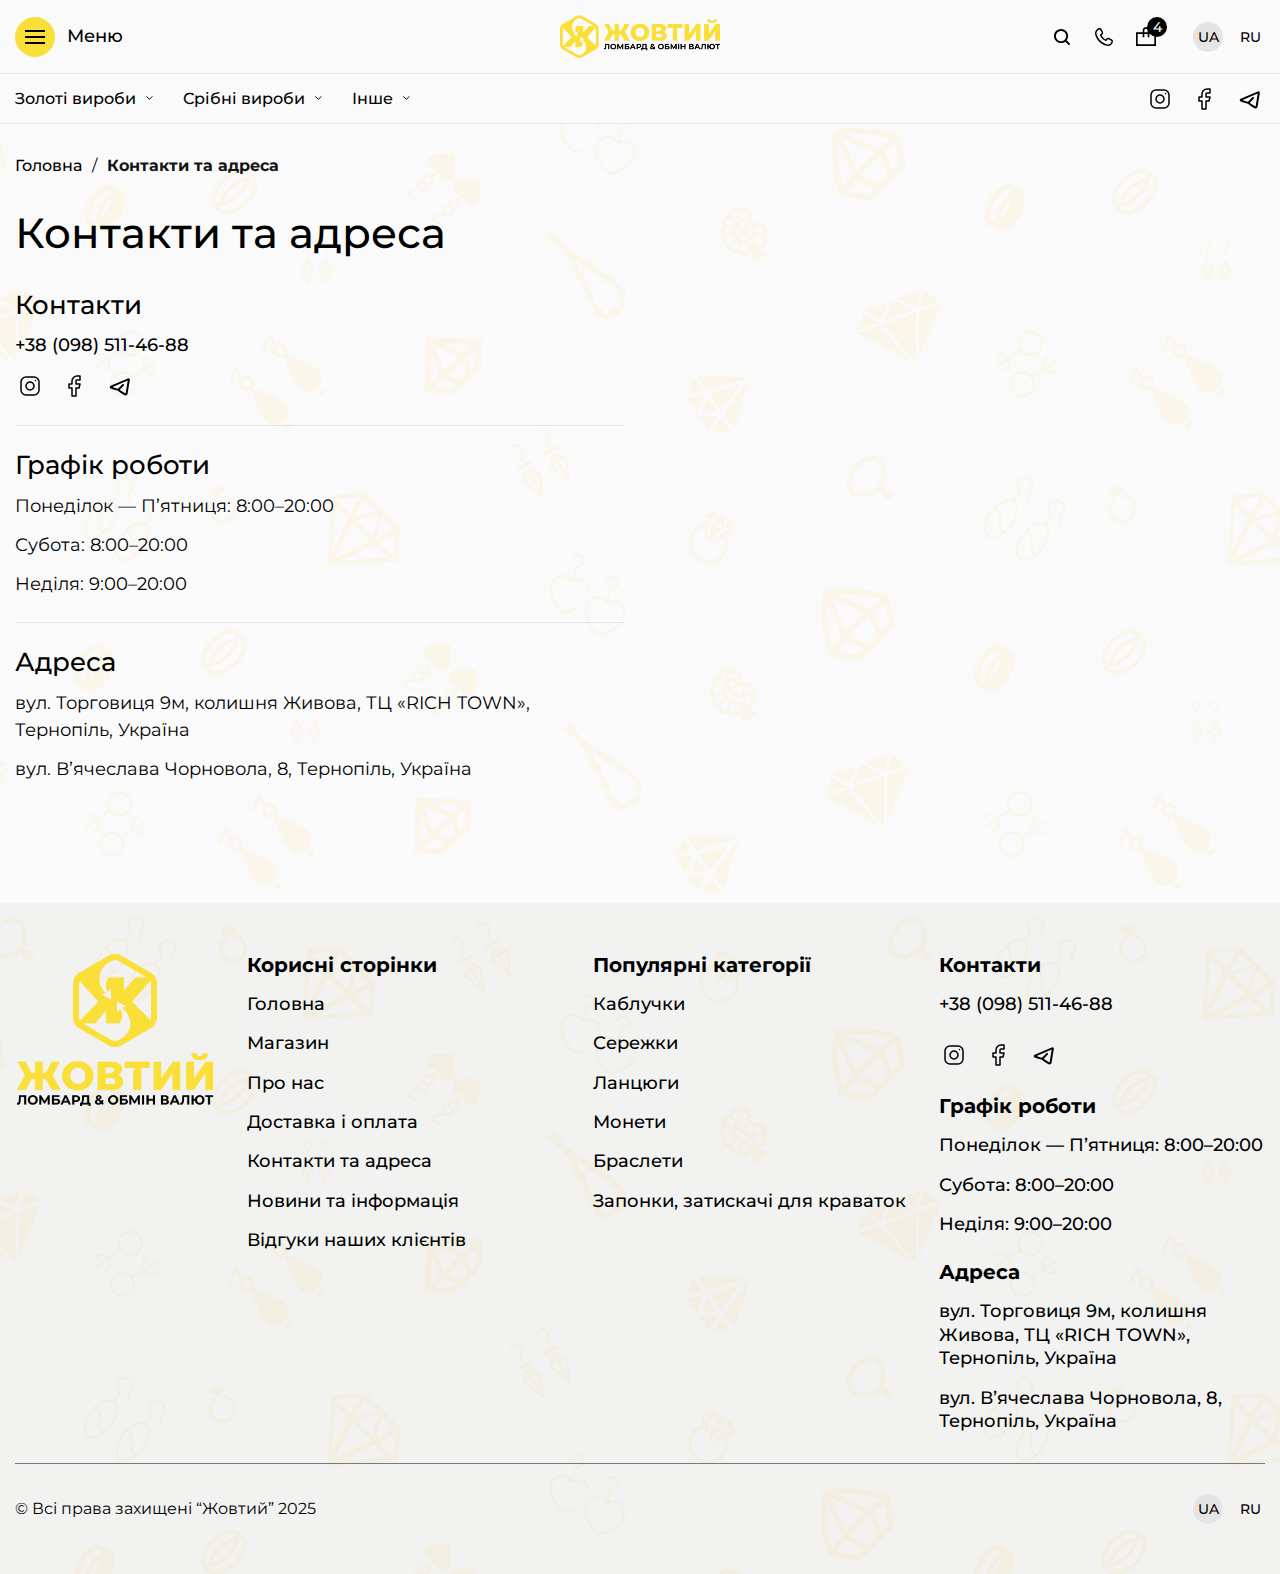
<file: contactus.html>
<!doctype html>
<html lang="uk">
	<head>
		<meta charset="UTF-8">
		<meta name="viewport" content="width=device-width, initial-scale=1.0">
		<link rel="preload" href="./assets/fonts/Montserrat-Regular.woff2" as="font" type="font/woff2" crossorigin="anonymous">
		<link rel="preload" href="./assets/fonts/Montserrat-Medium.woff2" as="font" type="font/woff2" crossorigin="anonymous">
		<link rel="preload" href="./assets/fonts/Montserrat-Bold.woff2" as="font" type="font/woff2" crossorigin="anonymous">
		<link rel="shortcut icon" href="./assets/img/favicon.ico">
		<title>Contactus</title>
		<script type="module" crossorigin="" src="./js/app.min.js?v=1764943442839"></script>
		<link rel="stylesheet" crossorigin="" href="./css/app.min.css?v=1764943442839">
	</head>
	<body>
		<div class="wrapper">
			<header class="header">
				<div class="header__container">
					<div class="header__top">
						<div class="header__top-left">
							<button type="button" class="header__burger" data-menu="menu" data-menu-click="">
								<span class="header__burger-icon">
									<span></span>
								</span>
								<span class="header__burger-text">Меню</span>
							</button>
						</div>
						<a href="#" class="header__logo">
							<img alt="logo" loading="lazy" src="./assets/img/logo.webp">
						</a>
						<div class="header__top-right">
							<div class="header__actions" data-fls-dynamic=".menu__body, 767.98">
								<button type="button" class="header__action" data-menu="search-block" data-menu-click="">
									<svg width="20" height="20" viewbox="0 0 20 20" fill="none" xmlns="http://www.w3.org/2000/svg">
										<path d="M17.7222 16.3814L14.6465 13.3064C15.5786 12.0864 16.0899 10.6066 16.0901 9.04512C16.0901 7.16335 15.357 5.39408 14.0259 4.06349C12.695 2.7329 10.9256 2 9.04323 2C7.16107 2 5.39143 2.7329 4.06056 4.06349C1.31315 6.81056 1.31315 11.2801 4.06056 14.0267C5.39143 15.3576 7.16107 16.0905 9.04323 16.0905C10.6051 16.0903 12.0852 15.5791 13.3054 14.6472L16.3811 17.7222C16.5661 17.9074 16.809 18 17.0516 18C17.2943 18 17.5372 17.9074 17.7222 17.7222C18.0926 17.3521 18.0926 16.7516 17.7222 16.3814ZM5.40162 12.686C3.39374 10.6785 3.39397 7.41197 5.40162 5.40427C6.37431 4.43202 7.66767 3.89636 9.04323 3.89636C10.419 3.89636 11.7122 4.43202 12.6848 5.40427C13.6575 6.37675 14.1933 7.66984 14.1933 9.04512C14.1933 10.4206 13.6575 11.7135 12.6848 12.686C11.7122 13.6584 10.419 14.1941 9.04323 14.1941C7.66767 14.1941 6.37431 13.6584 5.40162 12.686Z" fill="currentColor"></path>
									</svg>
								</button>
								<a href="tel:+380985114688" class="header__action">
									<svg width="20" height="20" viewbox="0 0 20 20" fill="none" xmlns="http://www.w3.org/2000/svg">
										<path d="M7.12411 1.60424C7.24688 1.72739 7.35396 1.86523 7.44304 2.01479L8.83525 4.3969C9.16981 4.96877 9.26833 5.65249 9.11045 6.30674C8.95256 6.96099 8.55034 7.53575 7.98693 7.91221L7.49566 8.24087C8.45555 10.0482 9.93181 11.5222 11.742 12.4806L12.0811 11.9829C12.4612 11.4245 13.0378 11.0274 13.6922 10.8734C14.3465 10.7194 15.0291 10.8201 15.5995 11.1549L17.9901 12.5596C18.3605 12.7788 18.6518 13.1078 18.8248 13.5023C18.9978 13.8967 19.0441 14.3377 18.9575 14.7655C18.7962 15.4709 18.4923 16.1393 18.0646 16.7291C17.6369 17.3189 17.0945 17.8176 16.471 18.1943C15.8963 18.564 15.2547 18.8139 14.5856 18.9285C13.9166 19.043 13.2345 19.0198 12.5815 18.8602C9.82347 18.125 7.32033 16.6849 5.31546 14.6799C3.31058 12.6749 1.87221 10.1733 1.1402 7.41836C0.979747 6.76208 0.956742 6.07663 1.07261 5.40442C1.18847 4.73221 1.44074 4.08756 1.81381 3.51036C2.18701 2.89355 2.68123 2.35674 3.26585 1.93316C3.85048 1.50957 4.51307 1.20823 5.21262 1.04778C5.55632 0.973783 5.911 0.985898 6.24468 1.08304C6.57837 1.18018 6.88059 1.35929 7.12411 1.60424ZM8.23205 11.7412C7.24132 10.7529 6.43835 9.59278 5.86045 8.31459C5.7881 8.1544 5.77612 7.97227 5.82667 7.80106C5.87722 7.62985 5.98697 7.48084 6.13612 7.38092L7.17945 6.68365C7.4222 6.52133 7.59553 6.27366 7.66366 5.99174C7.7318 5.70981 7.68955 5.41515 7.54563 5.16856L6.15619 2.78921C6.0931 2.67755 5.99585 2.58945 5.87829 2.53746C5.76072 2.48547 5.62882 2.47224 5.50136 2.49963C5.00051 2.61625 4.52657 2.83398 4.10901 3.13927C3.69146 3.44457 3.33923 3.83089 3.07425 4.27421C2.81067 4.67582 2.6309 5.12505 2.54597 5.59426C2.46105 6.06347 2.47278 6.54274 2.58044 7.00259C3.24663 9.51171 4.5562 11.7902 6.3818 13.6164C8.2074 15.4426 10.4869 16.7545 12.9986 17.4243C13.4547 17.5308 13.93 17.5423 14.3954 17.4583C14.8607 17.3743 15.3062 17.1965 15.7045 16.9358C16.1503 16.6669 16.5392 16.3119 16.8475 15.8922C17.1559 15.4726 17.3775 14.997 17.4989 14.4941C17.5241 14.3668 17.5095 14.2358 17.4571 14.1191C17.4047 14.0023 17.317 13.9054 17.2061 13.8417L14.8162 12.4391C14.5704 12.2948 14.2762 12.2514 13.9942 12.3178C13.7123 12.3842 13.4639 12.5555 13.3002 12.7963L12.592 13.8437C12.4913 13.9918 12.3419 14.1004 12.1706 14.1499C11.9993 14.1995 11.8174 14.1868 11.6576 14.114C10.3812 13.5316 9.22197 12.7286 8.23205 11.7412Z" fill="currentColor"></path>
									</svg>
								</a>
								<button type="button" class="header__action" data-menu="cart" data-menu-click="">
									<svg width="20" height="20" viewbox="0 0 20 20" fill="none" xmlns="http://www.w3.org/2000/svg">
										<path fill-rule="evenodd" clip-rule="evenodd" d="M6.66667 5.18182V3.45455C6.66667 1.54666 8.15905 3.8147e-06 10 3.8147e-06C11.841 3.8147e-06 13.3333 1.54666 13.3333 3.45455V5.18182H20V19H0V5.18182H6.66667ZM11.6667 3.45455V5.18182H8.33333V3.45455C8.33333 2.50061 9.07953 1.72728 10 1.72728C10.9205 1.72728 11.6667 2.50061 11.6667 3.45455ZM13.3333 10.3636V6.90909H18.3333V17.2727H1.66667V6.90909H6.66667V10.3636H8.33333V6.90909H11.6667V10.3636H13.3333Z" fill="currentColor"></path>
									</svg>
									<span class="header__action-count">4</span>
								</button>
							</div>
							<div class="header__lang lang-block" data-fls-dynamic=".menu__head, 767.98">
								<a href="#" class="lang-block__link is-active">UA</a>
								<a href="#" class="lang-block__link">RU</a>
							</div>
							<button type="button" class="header__cart" data-menu="cart" data-menu-click="">
								<svg width="20" height="20" viewbox="0 0 20 20" fill="none" xmlns="http://www.w3.org/2000/svg">
									<path fill-rule="evenodd" clip-rule="evenodd" d="M6.66667 5.18182V3.45455C6.66667 1.54666 8.15905 3.8147e-06 10 3.8147e-06C11.841 3.8147e-06 13.3333 1.54666 13.3333 3.45455V5.18182H20V19H0V5.18182H6.66667ZM11.6667 3.45455V5.18182H8.33333V3.45455C8.33333 2.50061 9.07953 1.72728 10 1.72728C10.9205 1.72728 11.6667 2.50061 11.6667 3.45455ZM13.3333 10.3636V6.90909H18.3333V17.2727H1.66667V6.90909H6.66667V10.3636H8.33333V6.90909H11.6667V10.3636H13.3333Z" fill="currentColor"></path>
								</svg>
								<span class="header__cart-count">4</span>
							</button>
						</div>
						<div class="header__menu menu" data-menu-target="menu">
							<nav class="menu__body">
								<div class="menu__head">
									<button type="button" class="menu__close" data-menu-close="">
										<svg width="10" height="10" viewbox="0 0 10 10" fill="none" xmlns="http://www.w3.org/2000/svg">
											<path d="M5.59967 4.99971L9.5 8.90004L8.90004 9.5L5.00029 5.60025L1.10055 9.5L0.500586 8.90004L4.40033 5.00029L0.5 1.09996L1.10055 0.500586L4.99971 4.39975L8.89945 0.5L9.49941 1.09996L5.59967 4.99971Z" fill="currentColor"></path>
										</svg>
									</button>
								</div>
								<ul class="menu__list">
									<li class="menu__item">
										<a href="#" class="menu__link">Головна</a>
									</li>
									<li class="menu__item">
										<a href="#" class="menu__link">Магазин</a>
									</li>
									<li class="menu__item">
										<a href="#" class="menu__link">Про нас</a>
									</li>
									<li class="menu__item">
										<a href="#" class="menu__link">Доставка і оплата</a>
									</li>
									<li class="menu__item">
										<a href="#" class="menu__link">Контакти та адреса</a>
									</li>
									<li class="menu__item">
										<a href="#" class="menu__link">Новини та інформація</a>
									</li>
									<li class="menu__item">
										<a href="#" class="menu__link">Відгуки наших клієнтів</a>
									</li>
								</ul>
							</nav>
						</div>
					</div>
					<div class="header__bottom">
						<button type="button" class="header__catalog" data-menu="catalog" data-menu-click="">
							<svg width="14" height="9" viewbox="0 0 14 9" fill="none" xmlns="http://www.w3.org/2000/svg">
								<path d="M0 0H14V1H0V0Z" fill="currentColor"></path>
								<path d="M0 4H14V5H0V4Z" fill="currentColor"></path>
								<path d="M0 8H14V9H0V8Z" fill="currentColor"></path>
							</svg>
							<span>Каталог</span>
						</button>
						<nav class="header__menu-catalog menu-catalog" data-menu-target="catalog">
							<div class="menu-catalog__head">
								<button type="button" class="menu-catalog__close" data-menu-close="">
									<svg width="10" height="10" viewbox="0 0 10 10" fill="none" xmlns="http://www.w3.org/2000/svg">
										<path d="M5.59967 4.99971L9.5 8.90004L8.90004 9.5L5.00029 5.60025L1.10055 9.5L0.500586 8.90004L4.40033 5.00029L0.5 1.09996L1.10055 0.500586L4.99971 4.39975L8.89945 0.5L9.49941 1.09996L5.59967 4.99971Z" fill="currentColor"></path>
									</svg>
								</button>
								<a href="#" class="menu-catalog__logo">
									<img alt="logo" loading="lazy" src="./assets/img/logo.webp">
								</a>
							</div>
							<ul class="menu-catalog__list">
								<li class="menu-catalog__item">
									<a href="#" class="menu-catalog__link" data-menu="gold">Золоті вироби</a>
								</li>
								<li class="menu-catalog__item">
									<a href="#" class="menu-catalog__link" data-menu="silver">Срібні вироби</a>
								</li>
								<li class="menu-catalog__item">
									<a href="#" class="menu-catalog__link" data-menu="other">Інше</a>
								</li>
							</ul>
						</nav>
						<div data-fls-dynamic=".menu__body, 767.98" class="header__socials social">
							<a href="#" class="social__link">
								<svg width="24" height="24" target="_blank" viewbox="0 0 24 24" fill="none" xmlns="http://www.w3.org/2000/svg">
									<path d="M12 16C13.0609 16 14.0783 15.5786 14.8284 14.8284C15.5786 14.0783 16 13.0609 16 12C16 10.9391 15.5786 9.92172 14.8284 9.17157C14.0783 8.42143 13.0609 8 12 8C10.9391 8 9.92172 8.42143 9.17157 9.17157C8.42143 9.92172 8 10.9391 8 12C8 13.0609 8.42143 14.0783 9.17157 14.8284C9.92172 15.5786 10.9391 16 12 16Z" stroke="currentColor" stroke-width="1.5" stroke-linecap="round" stroke-linejoin="round"></path>
									<path d="M3 16V8C3 6.67392 3.52678 5.40215 4.46447 4.46447C5.40215 3.52678 6.67392 3 8 3H16C17.3261 3 18.5979 3.52678 19.5355 4.46447C20.4732 5.40215 21 6.67392 21 8V16C21 17.3261 20.4732 18.5979 19.5355 19.5355C18.5979 20.4732 17.3261 21 16 21H8C6.67392 21 5.40215 20.4732 4.46447 19.5355C3.52678 18.5979 3 17.3261 3 16Z" stroke="currentColor" stroke-width="1.5"></path>
									<path d="M17.5 6.51002L17.51 6.49902" stroke="currentColor" stroke-width="1.5" stroke-linecap="round" stroke-linejoin="round"></path>
								</svg>
							</a>
							<a href="#" class="social__link">
								<svg width="24" height="24" target="_blank" viewbox="0 0 24 24" fill="none" xmlns="http://www.w3.org/2000/svg">
									<path d="M17 2H14C12.6739 2 11.4021 2.52678 10.4645 3.46447C9.52678 4.40215 9 5.67392 9 7V10H6V14H9V22H13V14H16L17 10H13V7C13 6.73478 13.1054 6.48043 13.2929 6.29289C13.4804 6.10536 13.7348 6 14 6H17V2Z" stroke="currentColor" stroke-width="1.5" stroke-linecap="round" stroke-linejoin="round"></path>
								</svg>
							</a>
							<a href="https://t.me/Ternopil_RT" target="_blank" class="social__link">
								<svg width="24" height="24" viewbox="0 0 24 24" fill="none" xmlns="http://www.w3.org/2000/svg">
									<path fill-rule="evenodd" clip-rule="evenodd" d="M21.84 6.05599C21.8836 5.79131 21.8555 5.51977 21.7585 5.26967C21.6615 5.01957 21.4992 4.80006 21.2885 4.634C21.0778 4.46795 20.8265 4.36144 20.5606 4.32555C20.2948 4.28967 20.0242 4.32574 19.777 4.42999L2.67703 11.63C1.48503 12.132 1.42403 13.856 2.67703 14.376C3.91791 14.893 5.1767 15.366 6.45103 15.794C7.61903 16.18 8.89303 16.537 9.91403 16.638C10.193 16.972 10.544 17.294 10.902 17.588C11.449 18.038 12.107 18.501 12.787 18.945C14.149 19.835 15.66 20.686 16.678 21.24C17.895 21.9 19.352 21.14 19.57 19.813L21.84 6.05599ZM4.59403 12.993L19.718 6.62499L17.6 19.465C16.601 18.922 15.162 18.109 13.88 17.271C13.2892 16.8916 12.7187 16.4814 12.171 16.042C12.0247 15.9224 11.8826 15.7977 11.745 15.668L15.706 11.708C15.8937 11.5205 15.9991 11.2661 15.9992 11.0008C15.9993 10.7356 15.894 10.4811 15.7065 10.2935C15.519 10.1059 15.2647 10.0004 14.9994 10.0003C14.7341 10.0002 14.4797 10.1055 14.292 10.293L9.95503 14.63C9.22103 14.536 8.19903 14.264 7.07703 13.894C6.24174 13.6157 5.41411 13.3149 4.59503 12.992L4.59403 12.993Z" fill="currentColor"></path>
								</svg>
							</a>
						</div>
					</div>
				</div>
				<div class="submenu" data-menu-target="gold">
					<div class="submenu__head">
						<button type="button" class="submenu__back" data-menu="catalog" data-menu-click="">
							<svg width="12" height="12" viewbox="0 0 12 12" fill="none" xmlns="http://www.w3.org/2000/svg">
								<path d="M-7.15493e-08 6L6.27123 12L7.34551 10.8771L3.05975 6.77693L12 6.77693L12 5.22307L3.05975 5.22307L7.34551 1.12291L6.27123 -6.83149e-08L-7.15493e-08 6Z" fill="#898989"></path>
							</svg>
							<span>Назад</span>
						</button>
						<button type="button" class="submenu__close" data-menu-close="">
							<svg width="10" height="10" viewbox="0 0 10 10" fill="none" xmlns="http://www.w3.org/2000/svg">
								<path d="M5.59967 4.99971L9.5 8.90004L8.90004 9.5L5.00029 5.60025L1.10055 9.5L0.500586 8.90004L4.40033 5.00029L0.5 1.09996L1.10055 0.500586L4.99971 4.39975L8.89945 0.5L9.49941 1.09996L5.59967 4.99971Z" fill="currentColor"></path>
							</svg>
						</button>
					</div>
					<ul class="submenu__list">
						<li class="submenu__item">
							<a href="#" class="submenu__link">
								<figure class="submenu__link-icon">
									<img alt="Image" loading="lazy" src="./assets/img/menu-catalog/image-3.webp">
								</figure>
								<span>Браслети</span>
							</a>
						</li>
						<li class="submenu__item">
							<a href="#" class="submenu__link">
								<figure class="submenu__link-icon">
									<img alt="Image" loading="lazy" src="./assets/img/menu-catalog/image-23.webp">
								</figure>
								<span>Брошки</span>
							</a>
						</li>
						<li class="submenu__item">
							<a href="#" class="submenu__link">
								<figure class="submenu__link-icon">
									<img alt="Image" loading="lazy" src="./assets/img/menu-catalog/image-26.webp">
								</figure>
								<span>Запонки, затискачі для краваток</span>
							</a>
						</li>
						<li class="submenu__item">
							<a href="#" class="submenu__link">
								<figure class="submenu__link-icon">
									<img alt="Image" loading="lazy" src="./assets/img/menu-catalog/image-4.webp">
								</figure>
								<span>Каблучки</span>
							</a>
						</li>
						<li class="submenu__item">
							<a href="#" class="submenu__link">
								<figure class="submenu__link-icon">
									<img alt="Image" loading="lazy" src="./assets/img/menu-catalog/image-21.webp">
								</figure>
								<span>Кольє</span>
							</a>
						</li>
						<li class="submenu__item">
							<a href="#" class="submenu__link">
								<figure class="submenu__link-icon">
									<img alt="Image" loading="lazy" src="./assets/img/menu-catalog/image-28.webp">
								</figure>
								<span>Ланцюги</span>
							</a>
						</li>
						<li class="submenu__item">
							<a href="#" class="submenu__link">
								<figure class="submenu__link-icon">
									<img alt="Image" loading="lazy" src="./assets/img/menu-catalog/image-29.webp">
								</figure>
								<span>Ладанки</span>
							</a>
						</li>
						<li class="submenu__item">
							<a href="#" class="submenu__link">
								<figure class="submenu__link-icon">
									<img alt="Image" loading="lazy" src="./assets/img/menu-catalog/image-30.webp">
								</figure>
								<span>Монети</span>
							</a>
						</li>
						<li class="submenu__item">
							<a href="#" class="submenu__link">
								<figure class="submenu__link-icon">
									<img alt="Image" loading="lazy" src="./assets/img/menu-catalog/image-19.webp">
								</figure>
								<span>Підвіси</span>
							</a>
						</li>
						<li class="submenu__item">
							<a href="#" class="submenu__link">
								<figure class="submenu__link-icon">
									<img alt="Image" loading="lazy" src="./assets/img/menu-catalog/image-10.webp">
								</figure>
								<span>Сережки</span>
							</a>
						</li>
						<li class="submenu__item">
							<a href="#" class="submenu__link">
								<figure class="submenu__link-icon">
									<img alt="Image" loading="lazy" src="./assets/img/menu-catalog/image-31.webp">
								</figure>
								<span>Шпильки</span>
							</a>
						</li>
					</ul>
				</div>
				<div class="submenu" data-menu-target="silver">
					<div class="submenu__head">
						<button type="button" class="submenu__back" data-menu="catalog" data-menu-click="">
							<svg width="12" height="12" viewbox="0 0 12 12" fill="none" xmlns="http://www.w3.org/2000/svg">
								<path d="M-7.15493e-08 6L6.27123 12L7.34551 10.8771L3.05975 6.77693L12 6.77693L12 5.22307L3.05975 5.22307L7.34551 1.12291L6.27123 -6.83149e-08L-7.15493e-08 6Z" fill="#898989"></path>
							</svg>
							<span>Назад</span>
						</button>
						<button type="button" class="submenu__close" data-menu-close="">
							<svg width="10" height="10" viewbox="0 0 10 10" fill="none" xmlns="http://www.w3.org/2000/svg">
								<path d="M5.59967 4.99971L9.5 8.90004L8.90004 9.5L5.00029 5.60025L1.10055 9.5L0.500586 8.90004L4.40033 5.00029L0.5 1.09996L1.10055 0.500586L4.99971 4.39975L8.89945 0.5L9.49941 1.09996L5.59967 4.99971Z" fill="currentColor"></path>
							</svg>
						</button>
					</div>
					<ul class="submenu__list">
						<li class="submenu__item">
							<a href="#" class="submenu__link">
								<figure class="submenu__link-icon">
									<img alt="Image" loading="lazy" src="./assets/img/menu-catalog/image-32.webp">
								</figure>
								<span>Браслети</span>
							</a>
						</li>
						<li class="submenu__item">
							<a href="#" class="submenu__link">
								<figure class="submenu__link-icon">
									<img alt="Image" loading="lazy" src="./assets/img/menu-catalog/image-23.webp">
								</figure>
								<span>Брошки</span>
							</a>
						</li>
						<li class="submenu__item">
							<a href="#" class="submenu__link">
								<figure class="submenu__link-icon">
									<img alt="Image" loading="lazy" src="./assets/img/menu-catalog/image-27.webp">
								</figure>
								<span>Запонки, затискачі для краваток</span>
							</a>
						</li>
						<li class="submenu__item">
							<a href="#" class="submenu__link">
								<figure class="submenu__link-icon">
									<img alt="Image" loading="lazy" src="./assets/img/menu-catalog/image-2.webp">
								</figure>
								<span>Каблучки</span>
							</a>
						</li>
						<li class="submenu__item">
							<a href="#" class="submenu__link">
								<figure class="submenu__link-icon">
									<img alt="Image" loading="lazy" src="./assets/img/menu-catalog/image-22.webp">
								</figure>
								<span>Кольє</span>
							</a>
						</li>
						<li class="submenu__item">
							<a href="#" class="submenu__link">
								<figure class="submenu__link-icon">
									<img alt="Image" loading="lazy" src="./assets/img/menu-catalog/image-33.webp">
								</figure>
								<span>Ланцюги</span>
							</a>
						</li>
						<li class="submenu__item">
							<a href="#" class="submenu__link">
								<figure class="submenu__link-icon">
									<img alt="Image" loading="lazy" src="./assets/img/menu-catalog/image-29.webp">
								</figure>
								<span>Ладанки</span>
							</a>
						</li>
						<li class="submenu__item">
							<a href="#" class="submenu__link">
								<figure class="submenu__link-icon">
									<img alt="Image" loading="lazy" src="./assets/img/menu-catalog/image-34.webp">
								</figure>
								<span>Монети</span>
							</a>
						</li>
						<li class="submenu__item">
							<a href="#" class="submenu__link">
								<figure class="submenu__link-icon">
									<img alt="Image" loading="lazy" src="./assets/img/menu-catalog/image-20.webp">
								</figure>
								<span>Підвіски</span>
							</a>
						</li>
						<li class="submenu__item">
							<a href="#" class="submenu__link">
								<figure class="submenu__link-icon">
									<img alt="Image" loading="lazy" src="./assets/img/menu-catalog/image-35.webp">
								</figure>
								<span>Сережки</span>
							</a>
						</li>
						<li class="submenu__item">
							<a href="#" class="submenu__link">
								<figure class="submenu__link-icon">
									<img alt="Image" loading="lazy" src="./assets/img/menu-catalog/image-36.webp">
								</figure>
								<span>Шпилька</span>
							</a>
						</li>
						<li class="submenu__item">
							<a href="#" class="submenu__link">
								<figure class="submenu__link-icon">
									<img alt="Image" loading="lazy" src="./assets/img/menu-catalog/image-25.webp">
								</figure>
								<span>Столове срібло</span>
							</a>
						</li>
					</ul>
				</div>
				<div class="submenu" data-menu-target="other">
					<div class="submenu__head">
						<button type="button" class="submenu__back" data-menu="catalog" data-menu-click="">
							<svg width="12" height="12" viewbox="0 0 12 12" fill="none" xmlns="http://www.w3.org/2000/svg">
								<path d="M-7.15493e-08 6L6.27123 12L7.34551 10.8771L3.05975 6.77693L12 6.77693L12 5.22307L3.05975 5.22307L7.34551 1.12291L6.27123 -6.83149e-08L-7.15493e-08 6Z" fill="#898989"></path>
							</svg>
							<span>Назад</span>
						</button>
						<button type="button" class="submenu__close" data-menu-close="">
							<svg width="10" height="10" viewbox="0 0 10 10" fill="none" xmlns="http://www.w3.org/2000/svg">
								<path d="M5.59967 4.99971L9.5 8.90004L8.90004 9.5L5.00029 5.60025L1.10055 9.5L0.500586 8.90004L4.40033 5.00029L0.5 1.09996L1.10055 0.500586L4.99971 4.39975L8.89945 0.5L9.49941 1.09996L5.59967 4.99971Z" fill="currentColor"></path>
							</svg>
						</button>
					</div>
					<ul class="submenu__list">
						<li class="submenu__item">
							<a href="#" class="submenu__link">
								<figure class="submenu__link-icon">
									<img alt="Image" loading="lazy" src="./assets/img/menu-catalog/image-34.webp">
								</figure>
								<span>Монети</span>
							</a>
						</li>
						<li class="submenu__item">
							<a href="#" class="submenu__link">
								<figure class="submenu__link-icon">
									<img alt="Image" loading="lazy" src="./assets/img/menu-catalog/image-37.webp">
								</figure>
								<span>Медалі</span>
							</a>
						</li>
						<li class="submenu__item">
							<a href="#" class="submenu__link">
								<figure class="submenu__link-icon">
									<img alt="Image" loading="lazy" src="./assets/img/menu-catalog/image-12.webp">
								</figure>
								<span>Iнше</span>
							</a>
						</li>
					</ul>
				</div>
				<div class="search-block" data-menu-target="search-block">
					<div class="search-block__container">
						<form class="search-block__field">
							<input autocomplete="off" type="text" name="search" placeholder="Пошук..." class="search-block__input">
							<button type="submit" class="search-block__button button-empty">
								<span>Знайти</span>
								<svg width="21" height="14" viewbox="0 0 21 14" fill="none" xmlns="http://www.w3.org/2000/svg">
									<path d="M12.9999 0.999935L19 7L12.9999 13.0001M17.9999 6.99994H-0.00012207" stroke="currentColor" stroke-width="2"></path>
								</svg>
							</button>
							<button type="button" class="search-block__close" data-menu-close="">
								<svg width="14" height="14" viewbox="0 0 14 14" fill="none" xmlns="http://www.w3.org/2000/svg">
									<path d="M13 1L1 13M1 1L13 13" stroke="currentColor" stroke-linecap="round" stroke-linejoin="round"></path>
								</svg>
							</button>
						</form>
					</div>
				</div>
			</header>
			<main class="page page--contactus">
				<div class="breadcrumbs">
					<div class="breadcrumbs__container">
						<ul class="breadcrumbs__list">
							<li class="breadcrumbs__item">
								<a href="#" class="breadcrumbs__link">Головна</a>
							</li>
							<li class="breadcrumbs__item">
								<span class="breadcrumbs__link is-active">Контакти та адреса</span>
							</li>
						</ul>
					</div>
				</div>
				<section class="contact">
					<div class="contact__container">
						<div class="contact__body">
							<div class="contact__content">
								<h1 class="contact__title title title--h2">Контакти та адреса</h1>
								<div class="contact__items">
									<div class="contact__row">
										<div class="contact__subtitle title title--h3">Контакти</div>
										<a href="tel:+380985114688">+38 (098) 511-46-88</a>
										<div class="contact__socials social">
											<a href="#" class="social__link">
												<svg width="24" height="24" target="_blank" viewbox="0 0 24 24" fill="none" xmlns="http://www.w3.org/2000/svg">
													<path d="M12 16C13.0609 16 14.0783 15.5786 14.8284 14.8284C15.5786 14.0783 16 13.0609 16 12C16 10.9391 15.5786 9.92172 14.8284 9.17157C14.0783 8.42143 13.0609 8 12 8C10.9391 8 9.92172 8.42143 9.17157 9.17157C8.42143 9.92172 8 10.9391 8 12C8 13.0609 8.42143 14.0783 9.17157 14.8284C9.92172 15.5786 10.9391 16 12 16Z" stroke="currentColor" stroke-width="1.5" stroke-linecap="round" stroke-linejoin="round"></path>
													<path d="M3 16V8C3 6.67392 3.52678 5.40215 4.46447 4.46447C5.40215 3.52678 6.67392 3 8 3H16C17.3261 3 18.5979 3.52678 19.5355 4.46447C20.4732 5.40215 21 6.67392 21 8V16C21 17.3261 20.4732 18.5979 19.5355 19.5355C18.5979 20.4732 17.3261 21 16 21H8C6.67392 21 5.40215 20.4732 4.46447 19.5355C3.52678 18.5979 3 17.3261 3 16Z" stroke="currentColor" stroke-width="1.5"></path>
													<path d="M17.5 6.51002L17.51 6.49902" stroke="currentColor" stroke-width="1.5" stroke-linecap="round" stroke-linejoin="round"></path>
												</svg>
											</a>
											<a href="#" class="social__link">
												<svg width="24" height="24" target="_blank" viewbox="0 0 24 24" fill="none" xmlns="http://www.w3.org/2000/svg">
													<path d="M17 2H14C12.6739 2 11.4021 2.52678 10.4645 3.46447C9.52678 4.40215 9 5.67392 9 7V10H6V14H9V22H13V14H16L17 10H13V7C13 6.73478 13.1054 6.48043 13.2929 6.29289C13.4804 6.10536 13.7348 6 14 6H17V2Z" stroke="currentColor" stroke-width="1.5" stroke-linecap="round" stroke-linejoin="round"></path>
												</svg>
											</a>
											<a href="https://t.me/Ternopil_RT" target="_blank" class="social__link">
												<svg width="24" height="24" viewbox="0 0 24 24" fill="none" xmlns="http://www.w3.org/2000/svg">
													<path fill-rule="evenodd" clip-rule="evenodd" d="M21.84 6.05599C21.8836 5.79131 21.8555 5.51977 21.7585 5.26967C21.6615 5.01957 21.4992 4.80006 21.2885 4.634C21.0778 4.46795 20.8265 4.36144 20.5606 4.32555C20.2948 4.28967 20.0242 4.32574 19.777 4.42999L2.67703 11.63C1.48503 12.132 1.42403 13.856 2.67703 14.376C3.91791 14.893 5.1767 15.366 6.45103 15.794C7.61903 16.18 8.89303 16.537 9.91403 16.638C10.193 16.972 10.544 17.294 10.902 17.588C11.449 18.038 12.107 18.501 12.787 18.945C14.149 19.835 15.66 20.686 16.678 21.24C17.895 21.9 19.352 21.14 19.57 19.813L21.84 6.05599ZM4.59403 12.993L19.718 6.62499L17.6 19.465C16.601 18.922 15.162 18.109 13.88 17.271C13.2892 16.8916 12.7187 16.4814 12.171 16.042C12.0247 15.9224 11.8826 15.7977 11.745 15.668L15.706 11.708C15.8937 11.5205 15.9991 11.2661 15.9992 11.0008C15.9993 10.7356 15.894 10.4811 15.7065 10.2935C15.519 10.1059 15.2647 10.0004 14.9994 10.0003C14.7341 10.0002 14.4797 10.1055 14.292 10.293L9.95503 14.63C9.22103 14.536 8.19903 14.264 7.07703 13.894C6.24174 13.6157 5.41411 13.3149 4.59503 12.992L4.59403 12.993Z" fill="currentColor"></path>
												</svg>
											</a>
										</div>
									</div>
									<div class="contact__row">
										<div class="contact__subtitle title title--h3">Графік роботи</div>
										<p>Понеділок — П’ятниця: 8:00–20:00</p>
										<p>Субота: 8:00–20:00</p>
										<p>Неділя: 9:00–20:00</p>
									</div>
									<div class="contact__row">
										<div class="contact__subtitle title title--h3">Адреса</div>
										<p>вул. Торговиця 9м, колишня Живова, ТЦ «RICH TOWN», Тернопіль, Україна</p>
										<p>вул. Вʼячеслава Чорновола, 8, Тернопіль, Україна</p>
									</div>
								</div>
							</div>
							<div class="contact__map">
								<iframe src="https://www.google.com/maps/embed?pb=!1m18!1m12!1m3!1d2588.3423153740714!2d25.5985502!3d49.5535639!2m3!1f0!2f0!3f0!3m2!1i1024!2i768!4f13.1!3m3!1m2!1s0x4730318385fe0851%3A0x1334bdc2fccc48c8!2z0JvQvtC80LHQsNGA0LQg0YLQsCDQvtCx0LzRltC9INCy0LDQu9GO0YIgItCW0L7QstGC0LjQuSI!5e0!3m2!1sru!2sua!4v1761843228486!5m2!1sru!2sua" width="600" height="450" style="border:0;" allowfullscreen loading="lazy" referrerpolicy="no-referrer-when-downgrade"></iframe>
							</div>
						</div>
					</div>
				</section>
			</main>
			<footer class="footer">
				<div class="footer__container">
					<div class="footer__body">
						<a href="#" class="footer__logo">
							<img alt="Image" loading="lazy" src="./assets/img/jovtyi_logo_1.webp">
						</a>
						<nav class="footer__menu">
							<div class="footer__menu-col">
								<div class="footer__menu-title">Корисні сторінки</div>
								<ul class="footer__menu-list">
									<li class="footer__menu-item">
										<a href="#" class="footer__menu-link">Головна</a>
									</li>
									<li class="footer__menu-item">
										<a href="#" class="footer__menu-link">Магазин</a>
									</li>
									<li class="footer__menu-item">
										<a href="#" class="footer__menu-link">Про нас</a>
									</li>
									<li class="footer__menu-item">
										<a href="#" class="footer__menu-link">Доставка і оплата</a>
									</li>
									<li class="footer__menu-item">
										<a href="#" class="footer__menu-link">Контакти та адреса</a>
									</li>
									<li class="footer__menu-item">
										<a href="#" class="footer__menu-link">Новини та інформація</a>
									</li>
									<li class="footer__menu-item">
										<a href="#" class="footer__menu-link">Відгуки наших клієнтів</a>
									</li>
								</ul>
							</div>
							<div class="footer__menu-col">
								<div class="footer__menu-title">Популярні категорії</div>
								<ul class="footer__menu-list">
									<li class="footer__menu-item">
										<a href="#" class="footer__menu-link">Каблучки</a>
									</li>
									<li class="footer__menu-item">
										<a href="#" class="footer__menu-link">Сережки</a>
									</li>
									<li class="footer__menu-item">
										<a href="#" class="footer__menu-link">Ланцюги</a>
									</li>
									<li class="footer__menu-item">
										<a href="#" class="footer__menu-link">Монети</a>
									</li>
									<li class="footer__menu-item">
										<a href="#" class="footer__menu-link">Браслети</a>
									</li>
									<li class="footer__menu-item">
										<a href="#" class="footer__menu-link">Запонки, затискачі для краваток</a>
									</li>
								</ul>
							</div>
							<div class="footer__menu-col">
								<div class="footer__menu-title">Контакти</div>
								<ul class="footer__menu-list">
									<li class="footer__menu-item">
										<a href="tel:+380985114688" class="footer__menu-link">+38 (098) 511-46-88</a>
									</li>
								</ul>
								<div class="footer__menu-socials social">
									<a href="#" class="social__link">
										<svg width="24" height="24" target="_blank" viewbox="0 0 24 24" fill="none" xmlns="http://www.w3.org/2000/svg">
											<path d="M12 16C13.0609 16 14.0783 15.5786 14.8284 14.8284C15.5786 14.0783 16 13.0609 16 12C16 10.9391 15.5786 9.92172 14.8284 9.17157C14.0783 8.42143 13.0609 8 12 8C10.9391 8 9.92172 8.42143 9.17157 9.17157C8.42143 9.92172 8 10.9391 8 12C8 13.0609 8.42143 14.0783 9.17157 14.8284C9.92172 15.5786 10.9391 16 12 16Z" stroke="currentColor" stroke-width="1.5" stroke-linecap="round" stroke-linejoin="round"></path>
											<path d="M3 16V8C3 6.67392 3.52678 5.40215 4.46447 4.46447C5.40215 3.52678 6.67392 3 8 3H16C17.3261 3 18.5979 3.52678 19.5355 4.46447C20.4732 5.40215 21 6.67392 21 8V16C21 17.3261 20.4732 18.5979 19.5355 19.5355C18.5979 20.4732 17.3261 21 16 21H8C6.67392 21 5.40215 20.4732 4.46447 19.5355C3.52678 18.5979 3 17.3261 3 16Z" stroke="currentColor" stroke-width="1.5"></path>
											<path d="M17.5 6.51002L17.51 6.49902" stroke="currentColor" stroke-width="1.5" stroke-linecap="round" stroke-linejoin="round"></path>
										</svg>
									</a>
									<a href="#" class="social__link">
										<svg width="24" height="24" target="_blank" viewbox="0 0 24 24" fill="none" xmlns="http://www.w3.org/2000/svg">
											<path d="M17 2H14C12.6739 2 11.4021 2.52678 10.4645 3.46447C9.52678 4.40215 9 5.67392 9 7V10H6V14H9V22H13V14H16L17 10H13V7C13 6.73478 13.1054 6.48043 13.2929 6.29289C13.4804 6.10536 13.7348 6 14 6H17V2Z" stroke="currentColor" stroke-width="1.5" stroke-linecap="round" stroke-linejoin="round"></path>
										</svg>
									</a>
									<a href="https://t.me/Ternopil_RT" target="_blank" class="social__link">
										<svg width="24" height="24" viewbox="0 0 24 24" fill="none" xmlns="http://www.w3.org/2000/svg">
											<path fill-rule="evenodd" clip-rule="evenodd" d="M21.84 6.05599C21.8836 5.79131 21.8555 5.51977 21.7585 5.26967C21.6615 5.01957 21.4992 4.80006 21.2885 4.634C21.0778 4.46795 20.8265 4.36144 20.5606 4.32555C20.2948 4.28967 20.0242 4.32574 19.777 4.42999L2.67703 11.63C1.48503 12.132 1.42403 13.856 2.67703 14.376C3.91791 14.893 5.1767 15.366 6.45103 15.794C7.61903 16.18 8.89303 16.537 9.91403 16.638C10.193 16.972 10.544 17.294 10.902 17.588C11.449 18.038 12.107 18.501 12.787 18.945C14.149 19.835 15.66 20.686 16.678 21.24C17.895 21.9 19.352 21.14 19.57 19.813L21.84 6.05599ZM4.59403 12.993L19.718 6.62499L17.6 19.465C16.601 18.922 15.162 18.109 13.88 17.271C13.2892 16.8916 12.7187 16.4814 12.171 16.042C12.0247 15.9224 11.8826 15.7977 11.745 15.668L15.706 11.708C15.8937 11.5205 15.9991 11.2661 15.9992 11.0008C15.9993 10.7356 15.894 10.4811 15.7065 10.2935C15.519 10.1059 15.2647 10.0004 14.9994 10.0003C14.7341 10.0002 14.4797 10.1055 14.292 10.293L9.95503 14.63C9.22103 14.536 8.19903 14.264 7.07703 13.894C6.24174 13.6157 5.41411 13.3149 4.59503 12.992L4.59403 12.993Z" fill="currentColor"></path>
										</svg>
									</a>
								</div>
								<div class="footer__menu-title">Графік роботи</div>
								<ul class="footer__menu-list">
									<li class="footer__menu-item">Понеділок — П’ятниця: 8:00–20:00</li>
									<li class="footer__menu-item">Субота: 8:00–20:00</li>
									<li class="footer__menu-item">Неділя: 9:00–20:00</li>
								</ul>
								<div class="footer__menu-title">Адреса</div>
								<ul class="footer__menu-list">
									<li class="footer__menu-item">вул. Торговиця 9м, колишня Живова, ТЦ «RICH TOWN», Тернопіль, Україна</li>
									<li class="footer__menu-item">вул. Вʼячеслава Чорновола, 8, Тернопіль, Україна</li>
								</ul>
							</div>
						</nav>
					</div>
					<div class="footer__bottom">
						<div class="footer__copy">© Всі права захищені “Жовтий” 2025</div>
						<div class="footer__lang lang-block">
							<a href="#" class="lang-block__link is-active">UA</a>
							<a href="#" class="lang-block__link">RU</a>
						</div>
					</div>
				</div>
			</footer>
		</div>
		<div class="popup" data-menu-target="cart">
			<div class="popup__body">
				<div class="popup__head">
					<div class="popup__title title title--h3">Кошик</div>
					<button type="button" class="popup__close" data-menu-close="">
						<svg width="10" height="10" viewbox="0 0 10 10" fill="none" xmlns="http://www.w3.org/2000/svg">
							<path d="M5.59967 4.99971L9.5 8.90004L8.90004 9.5L5.00029 5.60025L1.10055 9.5L0.500586 8.90004L4.40033 5.00029L0.5 1.09996L1.10055 0.500586L4.99971 4.39975L8.89945 0.5L9.49941 1.09996L5.59967 4.99971Z" fill="currentColor"></path>
						</svg>
					</button>
				</div>
				<div class="popup__content cart">
					<div class="cart__products">
						<div class="product-cart">
							<figure class="product-cart__img">
								<img alt="Image" loading="lazy" src="./assets/img/menu-catalog/image-1.webp">
							</figure>
							<div class="product-cart__body">
								<div class="product-cart__name">Каблучка з діамантами 585° 2.55 г.</div>
								<button type="button" class="product-cart__delete">
									<svg width="24" height="24" viewbox="0 0 24 24" fill="none" xmlns="http://www.w3.org/2000/svg">
										<path d="M7 21C6.45 21 5.97933 20.8043 5.588 20.413C5.19667 20.0217 5.00067 19.5507 5 19V6H4V4H9V3H15V4H20V6H19V19C19 19.55 18.8043 20.021 18.413 20.413C18.0217 20.805 17.5507 21.0007 17 21H7ZM17 6H7V19H17V6ZM9 17H11V8H9V17ZM13 17H15V8H13V17Z" fill="currentColor"></path>
									</svg>
								</button>
								<div class="product-cart__prices">
									<div class="product-cart__oldprice">15 475 грн</div>
									<div class="product-cart__price">12 475 грн</div>
								</div>
							</div>
						</div>
						<div class="product-cart">
							<figure class="product-cart__img">
								<img alt="Image" loading="lazy" src="./assets/img/menu-catalog/image-2.webp">
							</figure>
							<div class="product-cart__body">
								<div class="product-cart__name">Каблучка з діамантами 585° 2.55 г.</div>
								<button type="button" class="product-cart__delete">
									<svg width="24" height="24" viewbox="0 0 24 24" fill="none" xmlns="http://www.w3.org/2000/svg">
										<path d="M7 21C6.45 21 5.97933 20.8043 5.588 20.413C5.19667 20.0217 5.00067 19.5507 5 19V6H4V4H9V3H15V4H20V6H19V19C19 19.55 18.8043 20.021 18.413 20.413C18.0217 20.805 17.5507 21.0007 17 21H7ZM17 6H7V19H17V6ZM9 17H11V8H9V17ZM13 17H15V8H13V17Z" fill="currentColor"></path>
									</svg>
								</button>
								<div class="product-cart__prices">
									<div class="product-cart__oldprice">3 475 грн</div>
									<div class="product-cart__price">2 475 грн</div>
								</div>
							</div>
						</div>
						<div class="product-cart">
							<figure class="product-cart__img">
								<img alt="Image" loading="lazy" src="./assets/img/menu-catalog/image-3.webp">
							</figure>
							<div class="product-cart__body">
								<div class="product-cart__name">Каблучка з діамантами 585° 2.55 г.</div>
								<button type="button" class="product-cart__delete">
									<svg width="24" height="24" viewbox="0 0 24 24" fill="none" xmlns="http://www.w3.org/2000/svg">
										<path d="M7 21C6.45 21 5.97933 20.8043 5.588 20.413C5.19667 20.0217 5.00067 19.5507 5 19V6H4V4H9V3H15V4H20V6H19V19C19 19.55 18.8043 20.021 18.413 20.413C18.0217 20.805 17.5507 21.0007 17 21H7ZM17 6H7V19H17V6ZM9 17H11V8H9V17ZM13 17H15V8H13V17Z" fill="currentColor"></path>
									</svg>
								</button>
								<div class="product-cart__prices">
									<div class="product-cart__price">9 475 грн</div>
								</div>
							</div>
						</div>
						<div class="product-cart">
							<figure class="product-cart__img">
								<img alt="Image" loading="lazy" src="./assets/img/menu-catalog/image-4.webp">
							</figure>
							<div class="product-cart__body">
								<div class="product-cart__name">Каблучка з діамантами 585° 2.55 г.</div>
								<button type="button" class="product-cart__delete">
									<svg width="24" height="24" viewbox="0 0 24 24" fill="none" xmlns="http://www.w3.org/2000/svg">
										<path d="M7 21C6.45 21 5.97933 20.8043 5.588 20.413C5.19667 20.0217 5.00067 19.5507 5 19V6H4V4H9V3H15V4H20V6H19V19C19 19.55 18.8043 20.021 18.413 20.413C18.0217 20.805 17.5507 21.0007 17 21H7ZM17 6H7V19H17V6ZM9 17H11V8H9V17ZM13 17H15V8H13V17Z" fill="currentColor"></path>
									</svg>
								</button>
								<div class="product-cart__prices">
									<div class="product-cart__price">9 475 грн</div>
								</div>
							</div>
						</div>
					</div>
				</div>
				<div class="popup__bottom">
					<div class="total-block width-long">
						<div class="total-block__row">
							<div class="total-block__label">Вартість товарів</div>
							<div class="total-block__value">26 785 грн</div>
						</div>
						<div class="total-block__row">
							<div class="total-block__label">Знижка</div>
							<div class="total-block__value">-5 220 грн</div>
						</div>
						<div class="total-block__row title title--h4">
							<div class="total-block__label">Загалом</div>
							<div class="total-block__value">21 565 грн</div>
						</div>
					</div>
					<a href="#" class="popup___btn button">Оформити замовлення</a>
					<button type="button" class="popup___btn button-dark" data-menu-close="">Продовжити покупки</button>
				</div>
			</div>
		</div>
	</body>
</html>
</file>
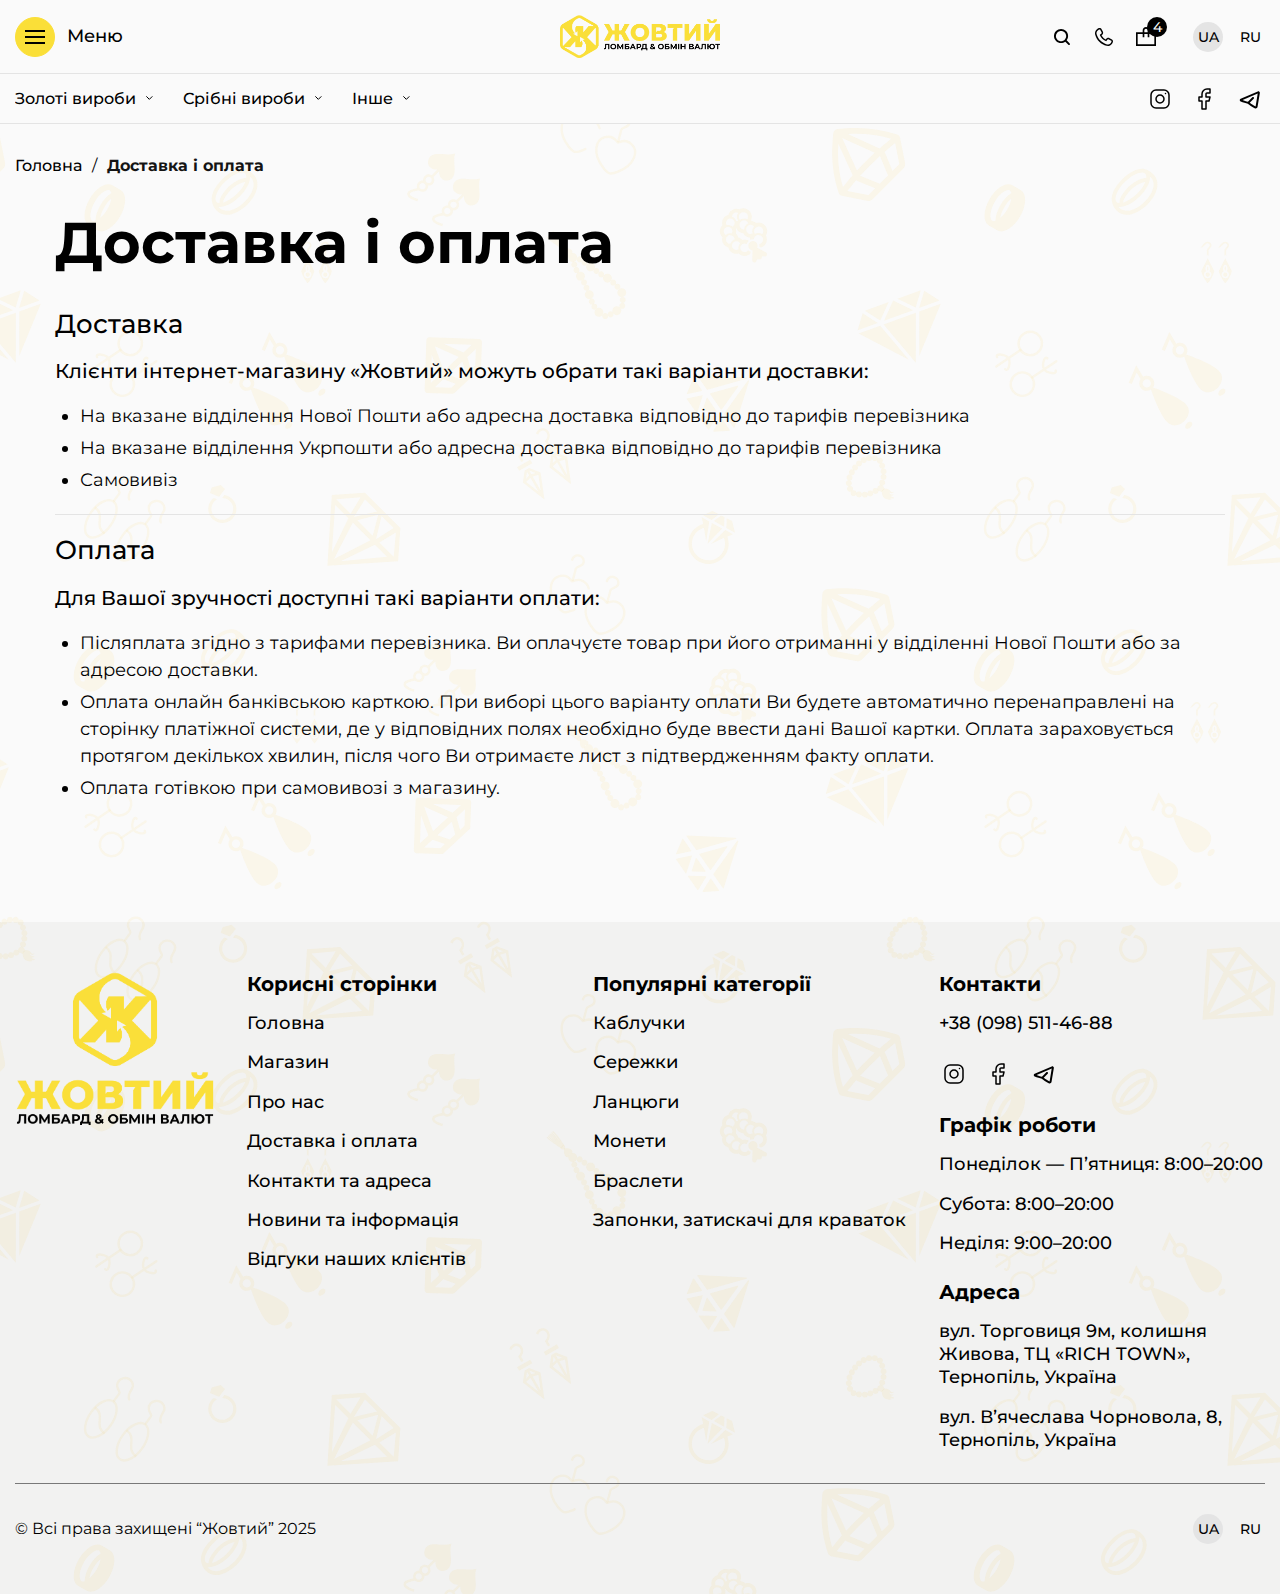
<file: delivery.html>
<!doctype html>
<html lang="uk">
	<head>
		<meta charset="UTF-8">
		<meta name="viewport" content="width=device-width, initial-scale=1.0">
		<link rel="preload" href="./assets/fonts/Montserrat-Regular.woff2" as="font" type="font/woff2" crossorigin="anonymous">
		<link rel="preload" href="./assets/fonts/Montserrat-Medium.woff2" as="font" type="font/woff2" crossorigin="anonymous">
		<link rel="preload" href="./assets/fonts/Montserrat-Bold.woff2" as="font" type="font/woff2" crossorigin="anonymous">
		<link rel="shortcut icon" href="./assets/img/favicon.ico">
		<title>Delivery</title>
		<script type="module" crossorigin="" src="./js/app.min.js?v=1764943442838"></script>
		<link rel="stylesheet" crossorigin="" href="./css/app.min.css?v=1764943442838">
	</head>
	<body>
		<div class="wrapper">
			<header class="header">
				<div class="header__container">
					<div class="header__top">
						<div class="header__top-left">
							<button type="button" class="header__burger" data-menu="menu" data-menu-click="">
								<span class="header__burger-icon">
									<span></span>
								</span>
								<span class="header__burger-text">Меню</span>
							</button>
						</div>
						<a href="#" class="header__logo">
							<img alt="logo" loading="lazy" src="./assets/img/logo.webp">
						</a>
						<div class="header__top-right">
							<div class="header__actions" data-fls-dynamic=".menu__body, 767.98">
								<button type="button" class="header__action" data-menu="search-block" data-menu-click="">
									<svg width="20" height="20" viewbox="0 0 20 20" fill="none" xmlns="http://www.w3.org/2000/svg">
										<path d="M17.7222 16.3814L14.6465 13.3064C15.5786 12.0864 16.0899 10.6066 16.0901 9.04512C16.0901 7.16335 15.357 5.39408 14.0259 4.06349C12.695 2.7329 10.9256 2 9.04323 2C7.16107 2 5.39143 2.7329 4.06056 4.06349C1.31315 6.81056 1.31315 11.2801 4.06056 14.0267C5.39143 15.3576 7.16107 16.0905 9.04323 16.0905C10.6051 16.0903 12.0852 15.5791 13.3054 14.6472L16.3811 17.7222C16.5661 17.9074 16.809 18 17.0516 18C17.2943 18 17.5372 17.9074 17.7222 17.7222C18.0926 17.3521 18.0926 16.7516 17.7222 16.3814ZM5.40162 12.686C3.39374 10.6785 3.39397 7.41197 5.40162 5.40427C6.37431 4.43202 7.66767 3.89636 9.04323 3.89636C10.419 3.89636 11.7122 4.43202 12.6848 5.40427C13.6575 6.37675 14.1933 7.66984 14.1933 9.04512C14.1933 10.4206 13.6575 11.7135 12.6848 12.686C11.7122 13.6584 10.419 14.1941 9.04323 14.1941C7.66767 14.1941 6.37431 13.6584 5.40162 12.686Z" fill="currentColor"></path>
									</svg>
								</button>
								<a href="tel:+380985114688" class="header__action">
									<svg width="20" height="20" viewbox="0 0 20 20" fill="none" xmlns="http://www.w3.org/2000/svg">
										<path d="M7.12411 1.60424C7.24688 1.72739 7.35396 1.86523 7.44304 2.01479L8.83525 4.3969C9.16981 4.96877 9.26833 5.65249 9.11045 6.30674C8.95256 6.96099 8.55034 7.53575 7.98693 7.91221L7.49566 8.24087C8.45555 10.0482 9.93181 11.5222 11.742 12.4806L12.0811 11.9829C12.4612 11.4245 13.0378 11.0274 13.6922 10.8734C14.3465 10.7194 15.0291 10.8201 15.5995 11.1549L17.9901 12.5596C18.3605 12.7788 18.6518 13.1078 18.8248 13.5023C18.9978 13.8967 19.0441 14.3377 18.9575 14.7655C18.7962 15.4709 18.4923 16.1393 18.0646 16.7291C17.6369 17.3189 17.0945 17.8176 16.471 18.1943C15.8963 18.564 15.2547 18.8139 14.5856 18.9285C13.9166 19.043 13.2345 19.0198 12.5815 18.8602C9.82347 18.125 7.32033 16.6849 5.31546 14.6799C3.31058 12.6749 1.87221 10.1733 1.1402 7.41836C0.979747 6.76208 0.956742 6.07663 1.07261 5.40442C1.18847 4.73221 1.44074 4.08756 1.81381 3.51036C2.18701 2.89355 2.68123 2.35674 3.26585 1.93316C3.85048 1.50957 4.51307 1.20823 5.21262 1.04778C5.55632 0.973783 5.911 0.985898 6.24468 1.08304C6.57837 1.18018 6.88059 1.35929 7.12411 1.60424ZM8.23205 11.7412C7.24132 10.7529 6.43835 9.59278 5.86045 8.31459C5.7881 8.1544 5.77612 7.97227 5.82667 7.80106C5.87722 7.62985 5.98697 7.48084 6.13612 7.38092L7.17945 6.68365C7.4222 6.52133 7.59553 6.27366 7.66366 5.99174C7.7318 5.70981 7.68955 5.41515 7.54563 5.16856L6.15619 2.78921C6.0931 2.67755 5.99585 2.58945 5.87829 2.53746C5.76072 2.48547 5.62882 2.47224 5.50136 2.49963C5.00051 2.61625 4.52657 2.83398 4.10901 3.13927C3.69146 3.44457 3.33923 3.83089 3.07425 4.27421C2.81067 4.67582 2.6309 5.12505 2.54597 5.59426C2.46105 6.06347 2.47278 6.54274 2.58044 7.00259C3.24663 9.51171 4.5562 11.7902 6.3818 13.6164C8.2074 15.4426 10.4869 16.7545 12.9986 17.4243C13.4547 17.5308 13.93 17.5423 14.3954 17.4583C14.8607 17.3743 15.3062 17.1965 15.7045 16.9358C16.1503 16.6669 16.5392 16.3119 16.8475 15.8922C17.1559 15.4726 17.3775 14.997 17.4989 14.4941C17.5241 14.3668 17.5095 14.2358 17.4571 14.1191C17.4047 14.0023 17.317 13.9054 17.2061 13.8417L14.8162 12.4391C14.5704 12.2948 14.2762 12.2514 13.9942 12.3178C13.7123 12.3842 13.4639 12.5555 13.3002 12.7963L12.592 13.8437C12.4913 13.9918 12.3419 14.1004 12.1706 14.1499C11.9993 14.1995 11.8174 14.1868 11.6576 14.114C10.3812 13.5316 9.22197 12.7286 8.23205 11.7412Z" fill="currentColor"></path>
									</svg>
								</a>
								<button type="button" class="header__action" data-menu="cart" data-menu-click="">
									<svg width="20" height="20" viewbox="0 0 20 20" fill="none" xmlns="http://www.w3.org/2000/svg">
										<path fill-rule="evenodd" clip-rule="evenodd" d="M6.66667 5.18182V3.45455C6.66667 1.54666 8.15905 3.8147e-06 10 3.8147e-06C11.841 3.8147e-06 13.3333 1.54666 13.3333 3.45455V5.18182H20V19H0V5.18182H6.66667ZM11.6667 3.45455V5.18182H8.33333V3.45455C8.33333 2.50061 9.07953 1.72728 10 1.72728C10.9205 1.72728 11.6667 2.50061 11.6667 3.45455ZM13.3333 10.3636V6.90909H18.3333V17.2727H1.66667V6.90909H6.66667V10.3636H8.33333V6.90909H11.6667V10.3636H13.3333Z" fill="currentColor"></path>
									</svg>
									<span class="header__action-count">4</span>
								</button>
							</div>
							<div class="header__lang lang-block" data-fls-dynamic=".menu__head, 767.98">
								<a href="#" class="lang-block__link is-active">UA</a>
								<a href="#" class="lang-block__link">RU</a>
							</div>
							<button type="button" class="header__cart" data-menu="cart" data-menu-click="">
								<svg width="20" height="20" viewbox="0 0 20 20" fill="none" xmlns="http://www.w3.org/2000/svg">
									<path fill-rule="evenodd" clip-rule="evenodd" d="M6.66667 5.18182V3.45455C6.66667 1.54666 8.15905 3.8147e-06 10 3.8147e-06C11.841 3.8147e-06 13.3333 1.54666 13.3333 3.45455V5.18182H20V19H0V5.18182H6.66667ZM11.6667 3.45455V5.18182H8.33333V3.45455C8.33333 2.50061 9.07953 1.72728 10 1.72728C10.9205 1.72728 11.6667 2.50061 11.6667 3.45455ZM13.3333 10.3636V6.90909H18.3333V17.2727H1.66667V6.90909H6.66667V10.3636H8.33333V6.90909H11.6667V10.3636H13.3333Z" fill="currentColor"></path>
								</svg>
								<span class="header__cart-count">4</span>
							</button>
						</div>
						<div class="header__menu menu" data-menu-target="menu">
							<nav class="menu__body">
								<div class="menu__head">
									<button type="button" class="menu__close" data-menu-close="">
										<svg width="10" height="10" viewbox="0 0 10 10" fill="none" xmlns="http://www.w3.org/2000/svg">
											<path d="M5.59967 4.99971L9.5 8.90004L8.90004 9.5L5.00029 5.60025L1.10055 9.5L0.500586 8.90004L4.40033 5.00029L0.5 1.09996L1.10055 0.500586L4.99971 4.39975L8.89945 0.5L9.49941 1.09996L5.59967 4.99971Z" fill="currentColor"></path>
										</svg>
									</button>
								</div>
								<ul class="menu__list">
									<li class="menu__item">
										<a href="#" class="menu__link">Головна</a>
									</li>
									<li class="menu__item">
										<a href="#" class="menu__link">Магазин</a>
									</li>
									<li class="menu__item">
										<a href="#" class="menu__link">Про нас</a>
									</li>
									<li class="menu__item">
										<a href="#" class="menu__link">Доставка і оплата</a>
									</li>
									<li class="menu__item">
										<a href="#" class="menu__link">Контакти та адреса</a>
									</li>
									<li class="menu__item">
										<a href="#" class="menu__link">Новини та інформація</a>
									</li>
									<li class="menu__item">
										<a href="#" class="menu__link">Відгуки наших клієнтів</a>
									</li>
								</ul>
							</nav>
						</div>
					</div>
					<div class="header__bottom">
						<button type="button" class="header__catalog" data-menu="catalog" data-menu-click="">
							<svg width="14" height="9" viewbox="0 0 14 9" fill="none" xmlns="http://www.w3.org/2000/svg">
								<path d="M0 0H14V1H0V0Z" fill="currentColor"></path>
								<path d="M0 4H14V5H0V4Z" fill="currentColor"></path>
								<path d="M0 8H14V9H0V8Z" fill="currentColor"></path>
							</svg>
							<span>Каталог</span>
						</button>
						<nav class="header__menu-catalog menu-catalog" data-menu-target="catalog">
							<div class="menu-catalog__head">
								<button type="button" class="menu-catalog__close" data-menu-close="">
									<svg width="10" height="10" viewbox="0 0 10 10" fill="none" xmlns="http://www.w3.org/2000/svg">
										<path d="M5.59967 4.99971L9.5 8.90004L8.90004 9.5L5.00029 5.60025L1.10055 9.5L0.500586 8.90004L4.40033 5.00029L0.5 1.09996L1.10055 0.500586L4.99971 4.39975L8.89945 0.5L9.49941 1.09996L5.59967 4.99971Z" fill="currentColor"></path>
									</svg>
								</button>
								<a href="#" class="menu-catalog__logo">
									<img alt="logo" loading="lazy" src="./assets/img/logo.webp">
								</a>
							</div>
							<ul class="menu-catalog__list">
								<li class="menu-catalog__item">
									<a href="#" class="menu-catalog__link" data-menu="gold">Золоті вироби</a>
								</li>
								<li class="menu-catalog__item">
									<a href="#" class="menu-catalog__link" data-menu="silver">Срібні вироби</a>
								</li>
								<li class="menu-catalog__item">
									<a href="#" class="menu-catalog__link" data-menu="other">Інше</a>
								</li>
							</ul>
						</nav>
						<div data-fls-dynamic=".menu__body, 767.98" class="header__socials social">
							<a href="#" class="social__link">
								<svg width="24" height="24" target="_blank" viewbox="0 0 24 24" fill="none" xmlns="http://www.w3.org/2000/svg">
									<path d="M12 16C13.0609 16 14.0783 15.5786 14.8284 14.8284C15.5786 14.0783 16 13.0609 16 12C16 10.9391 15.5786 9.92172 14.8284 9.17157C14.0783 8.42143 13.0609 8 12 8C10.9391 8 9.92172 8.42143 9.17157 9.17157C8.42143 9.92172 8 10.9391 8 12C8 13.0609 8.42143 14.0783 9.17157 14.8284C9.92172 15.5786 10.9391 16 12 16Z" stroke="currentColor" stroke-width="1.5" stroke-linecap="round" stroke-linejoin="round"></path>
									<path d="M3 16V8C3 6.67392 3.52678 5.40215 4.46447 4.46447C5.40215 3.52678 6.67392 3 8 3H16C17.3261 3 18.5979 3.52678 19.5355 4.46447C20.4732 5.40215 21 6.67392 21 8V16C21 17.3261 20.4732 18.5979 19.5355 19.5355C18.5979 20.4732 17.3261 21 16 21H8C6.67392 21 5.40215 20.4732 4.46447 19.5355C3.52678 18.5979 3 17.3261 3 16Z" stroke="currentColor" stroke-width="1.5"></path>
									<path d="M17.5 6.51002L17.51 6.49902" stroke="currentColor" stroke-width="1.5" stroke-linecap="round" stroke-linejoin="round"></path>
								</svg>
							</a>
							<a href="#" class="social__link">
								<svg width="24" height="24" target="_blank" viewbox="0 0 24 24" fill="none" xmlns="http://www.w3.org/2000/svg">
									<path d="M17 2H14C12.6739 2 11.4021 2.52678 10.4645 3.46447C9.52678 4.40215 9 5.67392 9 7V10H6V14H9V22H13V14H16L17 10H13V7C13 6.73478 13.1054 6.48043 13.2929 6.29289C13.4804 6.10536 13.7348 6 14 6H17V2Z" stroke="currentColor" stroke-width="1.5" stroke-linecap="round" stroke-linejoin="round"></path>
								</svg>
							</a>
							<a href="https://t.me/Ternopil_RT" target="_blank" class="social__link">
								<svg width="24" height="24" viewbox="0 0 24 24" fill="none" xmlns="http://www.w3.org/2000/svg">
									<path fill-rule="evenodd" clip-rule="evenodd" d="M21.84 6.05599C21.8836 5.79131 21.8555 5.51977 21.7585 5.26967C21.6615 5.01957 21.4992 4.80006 21.2885 4.634C21.0778 4.46795 20.8265 4.36144 20.5606 4.32555C20.2948 4.28967 20.0242 4.32574 19.777 4.42999L2.67703 11.63C1.48503 12.132 1.42403 13.856 2.67703 14.376C3.91791 14.893 5.1767 15.366 6.45103 15.794C7.61903 16.18 8.89303 16.537 9.91403 16.638C10.193 16.972 10.544 17.294 10.902 17.588C11.449 18.038 12.107 18.501 12.787 18.945C14.149 19.835 15.66 20.686 16.678 21.24C17.895 21.9 19.352 21.14 19.57 19.813L21.84 6.05599ZM4.59403 12.993L19.718 6.62499L17.6 19.465C16.601 18.922 15.162 18.109 13.88 17.271C13.2892 16.8916 12.7187 16.4814 12.171 16.042C12.0247 15.9224 11.8826 15.7977 11.745 15.668L15.706 11.708C15.8937 11.5205 15.9991 11.2661 15.9992 11.0008C15.9993 10.7356 15.894 10.4811 15.7065 10.2935C15.519 10.1059 15.2647 10.0004 14.9994 10.0003C14.7341 10.0002 14.4797 10.1055 14.292 10.293L9.95503 14.63C9.22103 14.536 8.19903 14.264 7.07703 13.894C6.24174 13.6157 5.41411 13.3149 4.59503 12.992L4.59403 12.993Z" fill="currentColor"></path>
								</svg>
							</a>
						</div>
					</div>
				</div>
				<div class="submenu" data-menu-target="gold">
					<div class="submenu__head">
						<button type="button" class="submenu__back" data-menu="catalog" data-menu-click="">
							<svg width="12" height="12" viewbox="0 0 12 12" fill="none" xmlns="http://www.w3.org/2000/svg">
								<path d="M-7.15493e-08 6L6.27123 12L7.34551 10.8771L3.05975 6.77693L12 6.77693L12 5.22307L3.05975 5.22307L7.34551 1.12291L6.27123 -6.83149e-08L-7.15493e-08 6Z" fill="#898989"></path>
							</svg>
							<span>Назад</span>
						</button>
						<button type="button" class="submenu__close" data-menu-close="">
							<svg width="10" height="10" viewbox="0 0 10 10" fill="none" xmlns="http://www.w3.org/2000/svg">
								<path d="M5.59967 4.99971L9.5 8.90004L8.90004 9.5L5.00029 5.60025L1.10055 9.5L0.500586 8.90004L4.40033 5.00029L0.5 1.09996L1.10055 0.500586L4.99971 4.39975L8.89945 0.5L9.49941 1.09996L5.59967 4.99971Z" fill="currentColor"></path>
							</svg>
						</button>
					</div>
					<ul class="submenu__list">
						<li class="submenu__item">
							<a href="#" class="submenu__link">
								<figure class="submenu__link-icon">
									<img alt="Image" loading="lazy" src="./assets/img/menu-catalog/image-3.webp">
								</figure>
								<span>Браслети</span>
							</a>
						</li>
						<li class="submenu__item">
							<a href="#" class="submenu__link">
								<figure class="submenu__link-icon">
									<img alt="Image" loading="lazy" src="./assets/img/menu-catalog/image-23.webp">
								</figure>
								<span>Брошки</span>
							</a>
						</li>
						<li class="submenu__item">
							<a href="#" class="submenu__link">
								<figure class="submenu__link-icon">
									<img alt="Image" loading="lazy" src="./assets/img/menu-catalog/image-26.webp">
								</figure>
								<span>Запонки, затискачі для краваток</span>
							</a>
						</li>
						<li class="submenu__item">
							<a href="#" class="submenu__link">
								<figure class="submenu__link-icon">
									<img alt="Image" loading="lazy" src="./assets/img/menu-catalog/image-4.webp">
								</figure>
								<span>Каблучки</span>
							</a>
						</li>
						<li class="submenu__item">
							<a href="#" class="submenu__link">
								<figure class="submenu__link-icon">
									<img alt="Image" loading="lazy" src="./assets/img/menu-catalog/image-21.webp">
								</figure>
								<span>Кольє</span>
							</a>
						</li>
						<li class="submenu__item">
							<a href="#" class="submenu__link">
								<figure class="submenu__link-icon">
									<img alt="Image" loading="lazy" src="./assets/img/menu-catalog/image-28.webp">
								</figure>
								<span>Ланцюги</span>
							</a>
						</li>
						<li class="submenu__item">
							<a href="#" class="submenu__link">
								<figure class="submenu__link-icon">
									<img alt="Image" loading="lazy" src="./assets/img/menu-catalog/image-29.webp">
								</figure>
								<span>Ладанки</span>
							</a>
						</li>
						<li class="submenu__item">
							<a href="#" class="submenu__link">
								<figure class="submenu__link-icon">
									<img alt="Image" loading="lazy" src="./assets/img/menu-catalog/image-30.webp">
								</figure>
								<span>Монети</span>
							</a>
						</li>
						<li class="submenu__item">
							<a href="#" class="submenu__link">
								<figure class="submenu__link-icon">
									<img alt="Image" loading="lazy" src="./assets/img/menu-catalog/image-19.webp">
								</figure>
								<span>Підвіси</span>
							</a>
						</li>
						<li class="submenu__item">
							<a href="#" class="submenu__link">
								<figure class="submenu__link-icon">
									<img alt="Image" loading="lazy" src="./assets/img/menu-catalog/image-10.webp">
								</figure>
								<span>Сережки</span>
							</a>
						</li>
						<li class="submenu__item">
							<a href="#" class="submenu__link">
								<figure class="submenu__link-icon">
									<img alt="Image" loading="lazy" src="./assets/img/menu-catalog/image-31.webp">
								</figure>
								<span>Шпильки</span>
							</a>
						</li>
					</ul>
				</div>
				<div class="submenu" data-menu-target="silver">
					<div class="submenu__head">
						<button type="button" class="submenu__back" data-menu="catalog" data-menu-click="">
							<svg width="12" height="12" viewbox="0 0 12 12" fill="none" xmlns="http://www.w3.org/2000/svg">
								<path d="M-7.15493e-08 6L6.27123 12L7.34551 10.8771L3.05975 6.77693L12 6.77693L12 5.22307L3.05975 5.22307L7.34551 1.12291L6.27123 -6.83149e-08L-7.15493e-08 6Z" fill="#898989"></path>
							</svg>
							<span>Назад</span>
						</button>
						<button type="button" class="submenu__close" data-menu-close="">
							<svg width="10" height="10" viewbox="0 0 10 10" fill="none" xmlns="http://www.w3.org/2000/svg">
								<path d="M5.59967 4.99971L9.5 8.90004L8.90004 9.5L5.00029 5.60025L1.10055 9.5L0.500586 8.90004L4.40033 5.00029L0.5 1.09996L1.10055 0.500586L4.99971 4.39975L8.89945 0.5L9.49941 1.09996L5.59967 4.99971Z" fill="currentColor"></path>
							</svg>
						</button>
					</div>
					<ul class="submenu__list">
						<li class="submenu__item">
							<a href="#" class="submenu__link">
								<figure class="submenu__link-icon">
									<img alt="Image" loading="lazy" src="./assets/img/menu-catalog/image-32.webp">
								</figure>
								<span>Браслети</span>
							</a>
						</li>
						<li class="submenu__item">
							<a href="#" class="submenu__link">
								<figure class="submenu__link-icon">
									<img alt="Image" loading="lazy" src="./assets/img/menu-catalog/image-23.webp">
								</figure>
								<span>Брошки</span>
							</a>
						</li>
						<li class="submenu__item">
							<a href="#" class="submenu__link">
								<figure class="submenu__link-icon">
									<img alt="Image" loading="lazy" src="./assets/img/menu-catalog/image-27.webp">
								</figure>
								<span>Запонки, затискачі для краваток</span>
							</a>
						</li>
						<li class="submenu__item">
							<a href="#" class="submenu__link">
								<figure class="submenu__link-icon">
									<img alt="Image" loading="lazy" src="./assets/img/menu-catalog/image-2.webp">
								</figure>
								<span>Каблучки</span>
							</a>
						</li>
						<li class="submenu__item">
							<a href="#" class="submenu__link">
								<figure class="submenu__link-icon">
									<img alt="Image" loading="lazy" src="./assets/img/menu-catalog/image-22.webp">
								</figure>
								<span>Кольє</span>
							</a>
						</li>
						<li class="submenu__item">
							<a href="#" class="submenu__link">
								<figure class="submenu__link-icon">
									<img alt="Image" loading="lazy" src="./assets/img/menu-catalog/image-33.webp">
								</figure>
								<span>Ланцюги</span>
							</a>
						</li>
						<li class="submenu__item">
							<a href="#" class="submenu__link">
								<figure class="submenu__link-icon">
									<img alt="Image" loading="lazy" src="./assets/img/menu-catalog/image-29.webp">
								</figure>
								<span>Ладанки</span>
							</a>
						</li>
						<li class="submenu__item">
							<a href="#" class="submenu__link">
								<figure class="submenu__link-icon">
									<img alt="Image" loading="lazy" src="./assets/img/menu-catalog/image-34.webp">
								</figure>
								<span>Монети</span>
							</a>
						</li>
						<li class="submenu__item">
							<a href="#" class="submenu__link">
								<figure class="submenu__link-icon">
									<img alt="Image" loading="lazy" src="./assets/img/menu-catalog/image-20.webp">
								</figure>
								<span>Підвіски</span>
							</a>
						</li>
						<li class="submenu__item">
							<a href="#" class="submenu__link">
								<figure class="submenu__link-icon">
									<img alt="Image" loading="lazy" src="./assets/img/menu-catalog/image-35.webp">
								</figure>
								<span>Сережки</span>
							</a>
						</li>
						<li class="submenu__item">
							<a href="#" class="submenu__link">
								<figure class="submenu__link-icon">
									<img alt="Image" loading="lazy" src="./assets/img/menu-catalog/image-36.webp">
								</figure>
								<span>Шпилька</span>
							</a>
						</li>
						<li class="submenu__item">
							<a href="#" class="submenu__link">
								<figure class="submenu__link-icon">
									<img alt="Image" loading="lazy" src="./assets/img/menu-catalog/image-25.webp">
								</figure>
								<span>Столове срібло</span>
							</a>
						</li>
					</ul>
				</div>
				<div class="submenu" data-menu-target="other">
					<div class="submenu__head">
						<button type="button" class="submenu__back" data-menu="catalog" data-menu-click="">
							<svg width="12" height="12" viewbox="0 0 12 12" fill="none" xmlns="http://www.w3.org/2000/svg">
								<path d="M-7.15493e-08 6L6.27123 12L7.34551 10.8771L3.05975 6.77693L12 6.77693L12 5.22307L3.05975 5.22307L7.34551 1.12291L6.27123 -6.83149e-08L-7.15493e-08 6Z" fill="#898989"></path>
							</svg>
							<span>Назад</span>
						</button>
						<button type="button" class="submenu__close" data-menu-close="">
							<svg width="10" height="10" viewbox="0 0 10 10" fill="none" xmlns="http://www.w3.org/2000/svg">
								<path d="M5.59967 4.99971L9.5 8.90004L8.90004 9.5L5.00029 5.60025L1.10055 9.5L0.500586 8.90004L4.40033 5.00029L0.5 1.09996L1.10055 0.500586L4.99971 4.39975L8.89945 0.5L9.49941 1.09996L5.59967 4.99971Z" fill="currentColor"></path>
							</svg>
						</button>
					</div>
					<ul class="submenu__list">
						<li class="submenu__item">
							<a href="#" class="submenu__link">
								<figure class="submenu__link-icon">
									<img alt="Image" loading="lazy" src="./assets/img/menu-catalog/image-34.webp">
								</figure>
								<span>Монети</span>
							</a>
						</li>
						<li class="submenu__item">
							<a href="#" class="submenu__link">
								<figure class="submenu__link-icon">
									<img alt="Image" loading="lazy" src="./assets/img/menu-catalog/image-37.webp">
								</figure>
								<span>Медалі</span>
							</a>
						</li>
						<li class="submenu__item">
							<a href="#" class="submenu__link">
								<figure class="submenu__link-icon">
									<img alt="Image" loading="lazy" src="./assets/img/menu-catalog/image-12.webp">
								</figure>
								<span>Iнше</span>
							</a>
						</li>
					</ul>
				</div>
				<div class="search-block" data-menu-target="search-block">
					<div class="search-block__container">
						<form class="search-block__field">
							<input autocomplete="off" type="text" name="search" placeholder="Пошук..." class="search-block__input">
							<button type="submit" class="search-block__button button-empty">
								<span>Знайти</span>
								<svg width="21" height="14" viewbox="0 0 21 14" fill="none" xmlns="http://www.w3.org/2000/svg">
									<path d="M12.9999 0.999935L19 7L12.9999 13.0001M17.9999 6.99994H-0.00012207" stroke="currentColor" stroke-width="2"></path>
								</svg>
							</button>
							<button type="button" class="search-block__close" data-menu-close="">
								<svg width="14" height="14" viewbox="0 0 14 14" fill="none" xmlns="http://www.w3.org/2000/svg">
									<path d="M13 1L1 13M1 1L13 13" stroke="currentColor" stroke-linecap="round" stroke-linejoin="round"></path>
								</svg>
							</button>
						</form>
					</div>
				</div>
			</header>
			<main class="page page--delivery">
				<div class="breadcrumbs">
					<div class="breadcrumbs__container">
						<ul class="breadcrumbs__list">
							<li class="breadcrumbs__item">
								<a href="#" class="breadcrumbs__link">Головна</a>
							</li>
							<li class="breadcrumbs__item">
								<span class="breadcrumbs__link is-active">Доставка і оплата</span>
							</li>
						</ul>
					</div>
				</div>
				<section class="info">
					<div class="info__container">
						<div class="info__content">
							<h1>Доставка і оплата</h1>
							<h3>Доставка</h3>
							<h4>Клієнти інтернет-магазину «Жовтий» можуть обрати такі варіанти доставки:</h4>
							<ul>
								<li>
									На вказане відділення Нової Пошти або адресна доставка відповідно до тарифів перевізника
								</li>
								<li>
									На вказане відділення Укрпошти або адресна доставка відповідно до тарифів перевізника
								</li>
								<li>Самовивіз</li>
							</ul>
							<hr>
							<h3>Оплата</h3>
							<h4>Для Вашої зручності доступні такі варіанти оплати:</h4>
							<ul>
								<li>
									Післяплата згідно з тарифами перевізника. Ви оплачуєте товар при його отриманні у відділенні Нової
                    Пошти або за
                    адресою доставки.&nbsp;
								</li>
								<li>
									Оплата онлайн банківською карткою. При виборі цього варіанту оплати Ви будете автоматично
                    перенаправлені на
                    сторінку платіжної системи, де у відповідних полях необхідно буде ввести дані Вашої картки. Оплата
                    зараховується
                    протягом декількох хвилин, після чого Ви отримаєте лист з підтвердженням факту оплати.
								</li>
								<li>Оплата готівкою при самовивозі з магазину.</li>
							</ul>
						</div>
					</div>
				</section>
			</main>
			<footer class="footer">
				<div class="footer__container">
					<div class="footer__body">
						<a href="#" class="footer__logo">
							<img alt="Image" loading="lazy" src="./assets/img/jovtyi_logo_1.webp">
						</a>
						<nav class="footer__menu">
							<div class="footer__menu-col">
								<div class="footer__menu-title">Корисні сторінки</div>
								<ul class="footer__menu-list">
									<li class="footer__menu-item">
										<a href="#" class="footer__menu-link">Головна</a>
									</li>
									<li class="footer__menu-item">
										<a href="#" class="footer__menu-link">Магазин</a>
									</li>
									<li class="footer__menu-item">
										<a href="#" class="footer__menu-link">Про нас</a>
									</li>
									<li class="footer__menu-item">
										<a href="#" class="footer__menu-link">Доставка і оплата</a>
									</li>
									<li class="footer__menu-item">
										<a href="#" class="footer__menu-link">Контакти та адреса</a>
									</li>
									<li class="footer__menu-item">
										<a href="#" class="footer__menu-link">Новини та інформація</a>
									</li>
									<li class="footer__menu-item">
										<a href="#" class="footer__menu-link">Відгуки наших клієнтів</a>
									</li>
								</ul>
							</div>
							<div class="footer__menu-col">
								<div class="footer__menu-title">Популярні категорії</div>
								<ul class="footer__menu-list">
									<li class="footer__menu-item">
										<a href="#" class="footer__menu-link">Каблучки</a>
									</li>
									<li class="footer__menu-item">
										<a href="#" class="footer__menu-link">Сережки</a>
									</li>
									<li class="footer__menu-item">
										<a href="#" class="footer__menu-link">Ланцюги</a>
									</li>
									<li class="footer__menu-item">
										<a href="#" class="footer__menu-link">Монети</a>
									</li>
									<li class="footer__menu-item">
										<a href="#" class="footer__menu-link">Браслети</a>
									</li>
									<li class="footer__menu-item">
										<a href="#" class="footer__menu-link">Запонки, затискачі для краваток</a>
									</li>
								</ul>
							</div>
							<div class="footer__menu-col">
								<div class="footer__menu-title">Контакти</div>
								<ul class="footer__menu-list">
									<li class="footer__menu-item">
										<a href="tel:+380985114688" class="footer__menu-link">+38 (098) 511-46-88</a>
									</li>
								</ul>
								<div class="footer__menu-socials social">
									<a href="#" class="social__link">
										<svg width="24" height="24" target="_blank" viewbox="0 0 24 24" fill="none" xmlns="http://www.w3.org/2000/svg">
											<path d="M12 16C13.0609 16 14.0783 15.5786 14.8284 14.8284C15.5786 14.0783 16 13.0609 16 12C16 10.9391 15.5786 9.92172 14.8284 9.17157C14.0783 8.42143 13.0609 8 12 8C10.9391 8 9.92172 8.42143 9.17157 9.17157C8.42143 9.92172 8 10.9391 8 12C8 13.0609 8.42143 14.0783 9.17157 14.8284C9.92172 15.5786 10.9391 16 12 16Z" stroke="currentColor" stroke-width="1.5" stroke-linecap="round" stroke-linejoin="round"></path>
											<path d="M3 16V8C3 6.67392 3.52678 5.40215 4.46447 4.46447C5.40215 3.52678 6.67392 3 8 3H16C17.3261 3 18.5979 3.52678 19.5355 4.46447C20.4732 5.40215 21 6.67392 21 8V16C21 17.3261 20.4732 18.5979 19.5355 19.5355C18.5979 20.4732 17.3261 21 16 21H8C6.67392 21 5.40215 20.4732 4.46447 19.5355C3.52678 18.5979 3 17.3261 3 16Z" stroke="currentColor" stroke-width="1.5"></path>
											<path d="M17.5 6.51002L17.51 6.49902" stroke="currentColor" stroke-width="1.5" stroke-linecap="round" stroke-linejoin="round"></path>
										</svg>
									</a>
									<a href="#" class="social__link">
										<svg width="24" height="24" target="_blank" viewbox="0 0 24 24" fill="none" xmlns="http://www.w3.org/2000/svg">
											<path d="M17 2H14C12.6739 2 11.4021 2.52678 10.4645 3.46447C9.52678 4.40215 9 5.67392 9 7V10H6V14H9V22H13V14H16L17 10H13V7C13 6.73478 13.1054 6.48043 13.2929 6.29289C13.4804 6.10536 13.7348 6 14 6H17V2Z" stroke="currentColor" stroke-width="1.5" stroke-linecap="round" stroke-linejoin="round"></path>
										</svg>
									</a>
									<a href="https://t.me/Ternopil_RT" target="_blank" class="social__link">
										<svg width="24" height="24" viewbox="0 0 24 24" fill="none" xmlns="http://www.w3.org/2000/svg">
											<path fill-rule="evenodd" clip-rule="evenodd" d="M21.84 6.05599C21.8836 5.79131 21.8555 5.51977 21.7585 5.26967C21.6615 5.01957 21.4992 4.80006 21.2885 4.634C21.0778 4.46795 20.8265 4.36144 20.5606 4.32555C20.2948 4.28967 20.0242 4.32574 19.777 4.42999L2.67703 11.63C1.48503 12.132 1.42403 13.856 2.67703 14.376C3.91791 14.893 5.1767 15.366 6.45103 15.794C7.61903 16.18 8.89303 16.537 9.91403 16.638C10.193 16.972 10.544 17.294 10.902 17.588C11.449 18.038 12.107 18.501 12.787 18.945C14.149 19.835 15.66 20.686 16.678 21.24C17.895 21.9 19.352 21.14 19.57 19.813L21.84 6.05599ZM4.59403 12.993L19.718 6.62499L17.6 19.465C16.601 18.922 15.162 18.109 13.88 17.271C13.2892 16.8916 12.7187 16.4814 12.171 16.042C12.0247 15.9224 11.8826 15.7977 11.745 15.668L15.706 11.708C15.8937 11.5205 15.9991 11.2661 15.9992 11.0008C15.9993 10.7356 15.894 10.4811 15.7065 10.2935C15.519 10.1059 15.2647 10.0004 14.9994 10.0003C14.7341 10.0002 14.4797 10.1055 14.292 10.293L9.95503 14.63C9.22103 14.536 8.19903 14.264 7.07703 13.894C6.24174 13.6157 5.41411 13.3149 4.59503 12.992L4.59403 12.993Z" fill="currentColor"></path>
										</svg>
									</a>
								</div>
								<div class="footer__menu-title">Графік роботи</div>
								<ul class="footer__menu-list">
									<li class="footer__menu-item">Понеділок — П’ятниця: 8:00–20:00</li>
									<li class="footer__menu-item">Субота: 8:00–20:00</li>
									<li class="footer__menu-item">Неділя: 9:00–20:00</li>
								</ul>
								<div class="footer__menu-title">Адреса</div>
								<ul class="footer__menu-list">
									<li class="footer__menu-item">вул. Торговиця 9м, колишня Живова, ТЦ «RICH TOWN», Тернопіль, Україна</li>
									<li class="footer__menu-item">вул. Вʼячеслава Чорновола, 8, Тернопіль, Україна</li>
								</ul>
							</div>
						</nav>
					</div>
					<div class="footer__bottom">
						<div class="footer__copy">© Всі права захищені “Жовтий” 2025</div>
						<div class="footer__lang lang-block">
							<a href="#" class="lang-block__link is-active">UA</a>
							<a href="#" class="lang-block__link">RU</a>
						</div>
					</div>
				</div>
			</footer>
		</div>
		<div class="popup" data-menu-target="cart">
			<div class="popup__body">
				<div class="popup__head">
					<div class="popup__title title title--h3">Кошик</div>
					<button type="button" class="popup__close" data-menu-close="">
						<svg width="10" height="10" viewbox="0 0 10 10" fill="none" xmlns="http://www.w3.org/2000/svg">
							<path d="M5.59967 4.99971L9.5 8.90004L8.90004 9.5L5.00029 5.60025L1.10055 9.5L0.500586 8.90004L4.40033 5.00029L0.5 1.09996L1.10055 0.500586L4.99971 4.39975L8.89945 0.5L9.49941 1.09996L5.59967 4.99971Z" fill="currentColor"></path>
						</svg>
					</button>
				</div>
				<div class="popup__content cart">
					<div class="cart__products">
						<div class="product-cart">
							<figure class="product-cart__img">
								<img alt="Image" loading="lazy" src="./assets/img/menu-catalog/image-1.webp">
							</figure>
							<div class="product-cart__body">
								<div class="product-cart__name">Каблучка з діамантами 585° 2.55 г.</div>
								<button type="button" class="product-cart__delete">
									<svg width="24" height="24" viewbox="0 0 24 24" fill="none" xmlns="http://www.w3.org/2000/svg">
										<path d="M7 21C6.45 21 5.97933 20.8043 5.588 20.413C5.19667 20.0217 5.00067 19.5507 5 19V6H4V4H9V3H15V4H20V6H19V19C19 19.55 18.8043 20.021 18.413 20.413C18.0217 20.805 17.5507 21.0007 17 21H7ZM17 6H7V19H17V6ZM9 17H11V8H9V17ZM13 17H15V8H13V17Z" fill="currentColor"></path>
									</svg>
								</button>
								<div class="product-cart__prices">
									<div class="product-cart__oldprice">15 475 грн</div>
									<div class="product-cart__price">12 475 грн</div>
								</div>
							</div>
						</div>
						<div class="product-cart">
							<figure class="product-cart__img">
								<img alt="Image" loading="lazy" src="./assets/img/menu-catalog/image-2.webp">
							</figure>
							<div class="product-cart__body">
								<div class="product-cart__name">Каблучка з діамантами 585° 2.55 г.</div>
								<button type="button" class="product-cart__delete">
									<svg width="24" height="24" viewbox="0 0 24 24" fill="none" xmlns="http://www.w3.org/2000/svg">
										<path d="M7 21C6.45 21 5.97933 20.8043 5.588 20.413C5.19667 20.0217 5.00067 19.5507 5 19V6H4V4H9V3H15V4H20V6H19V19C19 19.55 18.8043 20.021 18.413 20.413C18.0217 20.805 17.5507 21.0007 17 21H7ZM17 6H7V19H17V6ZM9 17H11V8H9V17ZM13 17H15V8H13V17Z" fill="currentColor"></path>
									</svg>
								</button>
								<div class="product-cart__prices">
									<div class="product-cart__oldprice">3 475 грн</div>
									<div class="product-cart__price">2 475 грн</div>
								</div>
							</div>
						</div>
						<div class="product-cart">
							<figure class="product-cart__img">
								<img alt="Image" loading="lazy" src="./assets/img/menu-catalog/image-3.webp">
							</figure>
							<div class="product-cart__body">
								<div class="product-cart__name">Каблучка з діамантами 585° 2.55 г.</div>
								<button type="button" class="product-cart__delete">
									<svg width="24" height="24" viewbox="0 0 24 24" fill="none" xmlns="http://www.w3.org/2000/svg">
										<path d="M7 21C6.45 21 5.97933 20.8043 5.588 20.413C5.19667 20.0217 5.00067 19.5507 5 19V6H4V4H9V3H15V4H20V6H19V19C19 19.55 18.8043 20.021 18.413 20.413C18.0217 20.805 17.5507 21.0007 17 21H7ZM17 6H7V19H17V6ZM9 17H11V8H9V17ZM13 17H15V8H13V17Z" fill="currentColor"></path>
									</svg>
								</button>
								<div class="product-cart__prices">
									<div class="product-cart__price">9 475 грн</div>
								</div>
							</div>
						</div>
						<div class="product-cart">
							<figure class="product-cart__img">
								<img alt="Image" loading="lazy" src="./assets/img/menu-catalog/image-4.webp">
							</figure>
							<div class="product-cart__body">
								<div class="product-cart__name">Каблучка з діамантами 585° 2.55 г.</div>
								<button type="button" class="product-cart__delete">
									<svg width="24" height="24" viewbox="0 0 24 24" fill="none" xmlns="http://www.w3.org/2000/svg">
										<path d="M7 21C6.45 21 5.97933 20.8043 5.588 20.413C5.19667 20.0217 5.00067 19.5507 5 19V6H4V4H9V3H15V4H20V6H19V19C19 19.55 18.8043 20.021 18.413 20.413C18.0217 20.805 17.5507 21.0007 17 21H7ZM17 6H7V19H17V6ZM9 17H11V8H9V17ZM13 17H15V8H13V17Z" fill="currentColor"></path>
									</svg>
								</button>
								<div class="product-cart__prices">
									<div class="product-cart__price">9 475 грн</div>
								</div>
							</div>
						</div>
					</div>
				</div>
				<div class="popup__bottom">
					<div class="total-block width-long">
						<div class="total-block__row">
							<div class="total-block__label">Вартість товарів</div>
							<div class="total-block__value">26 785 грн</div>
						</div>
						<div class="total-block__row">
							<div class="total-block__label">Знижка</div>
							<div class="total-block__value">-5 220 грн</div>
						</div>
						<div class="total-block__row title title--h4">
							<div class="total-block__label">Загалом</div>
							<div class="total-block__value">21 565 грн</div>
						</div>
					</div>
					<a href="#" class="popup___btn button">Оформити замовлення</a>
					<button type="button" class="popup___btn button-dark" data-menu-close="">Продовжити покупки</button>
				</div>
			</div>
		</div>
	</body>
</html>
</file>
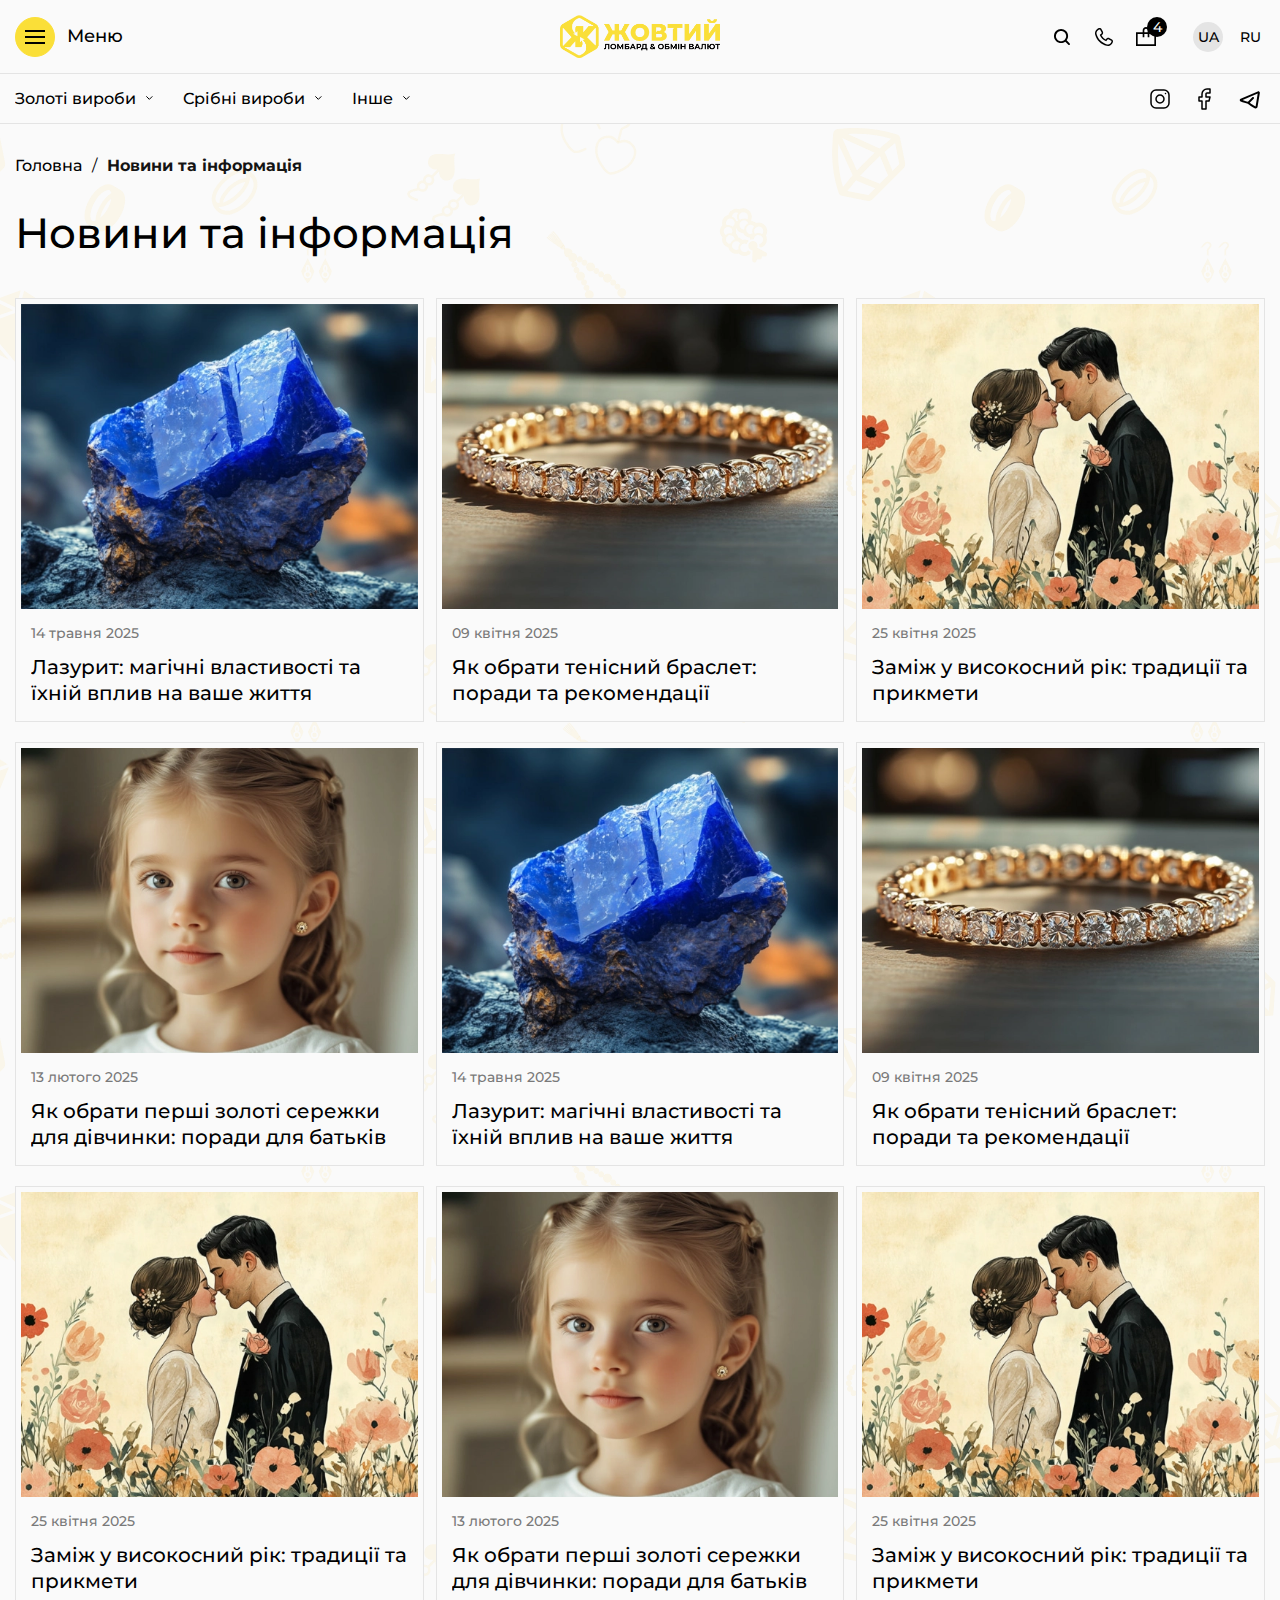
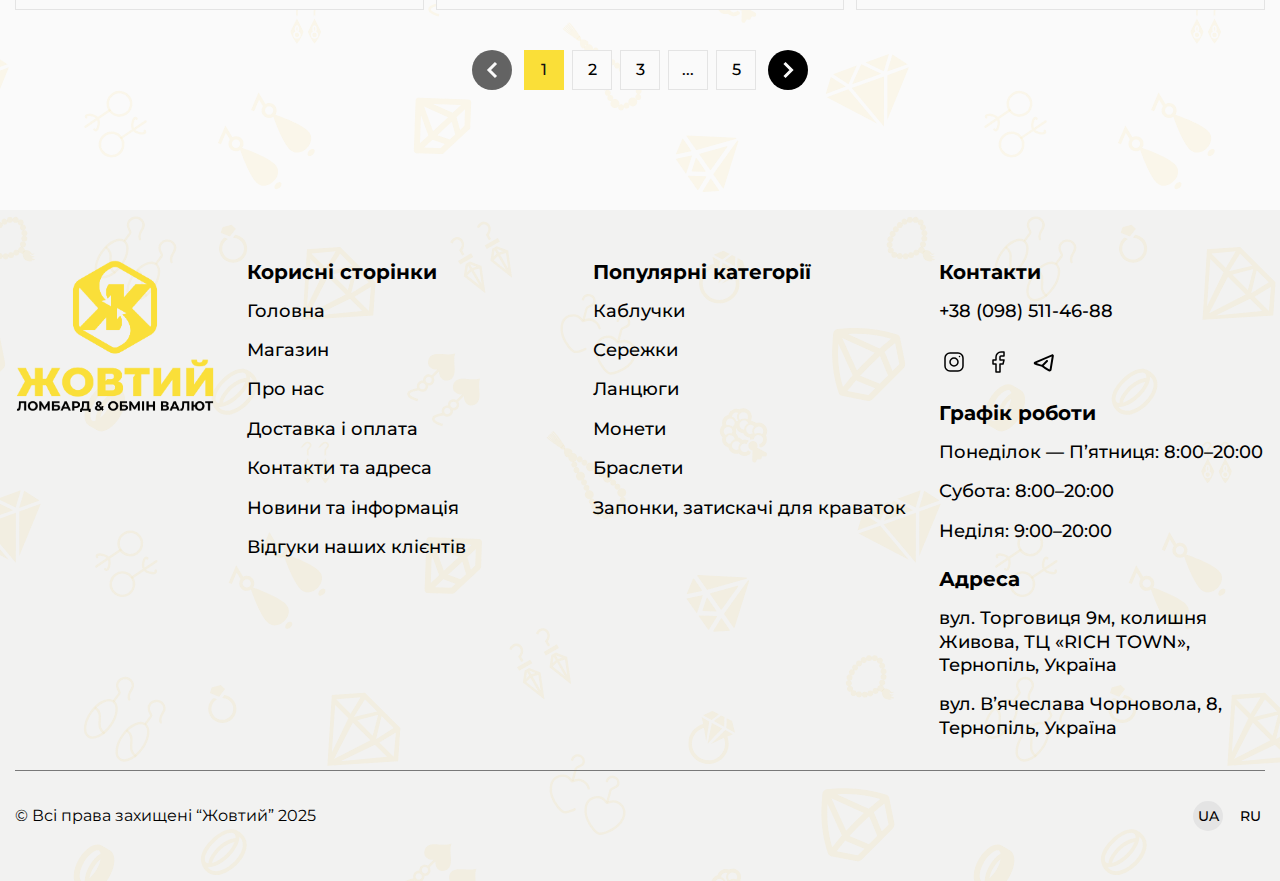
<file: news.html>
<!doctype html>
<html lang="uk">
	<head>
		<meta charset="UTF-8">
		<meta name="viewport" content="width=device-width, initial-scale=1.0">
		<link rel="preload" href="./assets/fonts/Montserrat-Regular.woff2" as="font" type="font/woff2" crossorigin="anonymous">
		<link rel="preload" href="./assets/fonts/Montserrat-Medium.woff2" as="font" type="font/woff2" crossorigin="anonymous">
		<link rel="preload" href="./assets/fonts/Montserrat-Bold.woff2" as="font" type="font/woff2" crossorigin="anonymous">
		<link rel="shortcut icon" href="./assets/img/favicon.ico">
		<title>News</title>
		<script type="module" crossorigin="" src="./js/app.min.js?v=1764943442838"></script>
		<link rel="stylesheet" crossorigin="" href="./css/app.min.css?v=1764943442838">
	</head>
	<body>
		<div class="wrapper">
			<header class="header">
				<div class="header__container">
					<div class="header__top">
						<div class="header__top-left">
							<button type="button" class="header__burger" data-menu="menu" data-menu-click="">
								<span class="header__burger-icon">
									<span></span>
								</span>
								<span class="header__burger-text">Меню</span>
							</button>
						</div>
						<a href="#" class="header__logo">
							<img alt="logo" loading="lazy" src="./assets/img/logo.webp">
						</a>
						<div class="header__top-right">
							<div class="header__actions" data-fls-dynamic=".menu__body, 767.98">
								<button type="button" class="header__action" data-menu="search-block" data-menu-click="">
									<svg width="20" height="20" viewbox="0 0 20 20" fill="none" xmlns="http://www.w3.org/2000/svg">
										<path d="M17.7222 16.3814L14.6465 13.3064C15.5786 12.0864 16.0899 10.6066 16.0901 9.04512C16.0901 7.16335 15.357 5.39408 14.0259 4.06349C12.695 2.7329 10.9256 2 9.04323 2C7.16107 2 5.39143 2.7329 4.06056 4.06349C1.31315 6.81056 1.31315 11.2801 4.06056 14.0267C5.39143 15.3576 7.16107 16.0905 9.04323 16.0905C10.6051 16.0903 12.0852 15.5791 13.3054 14.6472L16.3811 17.7222C16.5661 17.9074 16.809 18 17.0516 18C17.2943 18 17.5372 17.9074 17.7222 17.7222C18.0926 17.3521 18.0926 16.7516 17.7222 16.3814ZM5.40162 12.686C3.39374 10.6785 3.39397 7.41197 5.40162 5.40427C6.37431 4.43202 7.66767 3.89636 9.04323 3.89636C10.419 3.89636 11.7122 4.43202 12.6848 5.40427C13.6575 6.37675 14.1933 7.66984 14.1933 9.04512C14.1933 10.4206 13.6575 11.7135 12.6848 12.686C11.7122 13.6584 10.419 14.1941 9.04323 14.1941C7.66767 14.1941 6.37431 13.6584 5.40162 12.686Z" fill="currentColor"></path>
									</svg>
								</button>
								<a href="tel:+380985114688" class="header__action">
									<svg width="20" height="20" viewbox="0 0 20 20" fill="none" xmlns="http://www.w3.org/2000/svg">
										<path d="M7.12411 1.60424C7.24688 1.72739 7.35396 1.86523 7.44304 2.01479L8.83525 4.3969C9.16981 4.96877 9.26833 5.65249 9.11045 6.30674C8.95256 6.96099 8.55034 7.53575 7.98693 7.91221L7.49566 8.24087C8.45555 10.0482 9.93181 11.5222 11.742 12.4806L12.0811 11.9829C12.4612 11.4245 13.0378 11.0274 13.6922 10.8734C14.3465 10.7194 15.0291 10.8201 15.5995 11.1549L17.9901 12.5596C18.3605 12.7788 18.6518 13.1078 18.8248 13.5023C18.9978 13.8967 19.0441 14.3377 18.9575 14.7655C18.7962 15.4709 18.4923 16.1393 18.0646 16.7291C17.6369 17.3189 17.0945 17.8176 16.471 18.1943C15.8963 18.564 15.2547 18.8139 14.5856 18.9285C13.9166 19.043 13.2345 19.0198 12.5815 18.8602C9.82347 18.125 7.32033 16.6849 5.31546 14.6799C3.31058 12.6749 1.87221 10.1733 1.1402 7.41836C0.979747 6.76208 0.956742 6.07663 1.07261 5.40442C1.18847 4.73221 1.44074 4.08756 1.81381 3.51036C2.18701 2.89355 2.68123 2.35674 3.26585 1.93316C3.85048 1.50957 4.51307 1.20823 5.21262 1.04778C5.55632 0.973783 5.911 0.985898 6.24468 1.08304C6.57837 1.18018 6.88059 1.35929 7.12411 1.60424ZM8.23205 11.7412C7.24132 10.7529 6.43835 9.59278 5.86045 8.31459C5.7881 8.1544 5.77612 7.97227 5.82667 7.80106C5.87722 7.62985 5.98697 7.48084 6.13612 7.38092L7.17945 6.68365C7.4222 6.52133 7.59553 6.27366 7.66366 5.99174C7.7318 5.70981 7.68955 5.41515 7.54563 5.16856L6.15619 2.78921C6.0931 2.67755 5.99585 2.58945 5.87829 2.53746C5.76072 2.48547 5.62882 2.47224 5.50136 2.49963C5.00051 2.61625 4.52657 2.83398 4.10901 3.13927C3.69146 3.44457 3.33923 3.83089 3.07425 4.27421C2.81067 4.67582 2.6309 5.12505 2.54597 5.59426C2.46105 6.06347 2.47278 6.54274 2.58044 7.00259C3.24663 9.51171 4.5562 11.7902 6.3818 13.6164C8.2074 15.4426 10.4869 16.7545 12.9986 17.4243C13.4547 17.5308 13.93 17.5423 14.3954 17.4583C14.8607 17.3743 15.3062 17.1965 15.7045 16.9358C16.1503 16.6669 16.5392 16.3119 16.8475 15.8922C17.1559 15.4726 17.3775 14.997 17.4989 14.4941C17.5241 14.3668 17.5095 14.2358 17.4571 14.1191C17.4047 14.0023 17.317 13.9054 17.2061 13.8417L14.8162 12.4391C14.5704 12.2948 14.2762 12.2514 13.9942 12.3178C13.7123 12.3842 13.4639 12.5555 13.3002 12.7963L12.592 13.8437C12.4913 13.9918 12.3419 14.1004 12.1706 14.1499C11.9993 14.1995 11.8174 14.1868 11.6576 14.114C10.3812 13.5316 9.22197 12.7286 8.23205 11.7412Z" fill="currentColor"></path>
									</svg>
								</a>
								<button type="button" class="header__action" data-menu="cart" data-menu-click="">
									<svg width="20" height="20" viewbox="0 0 20 20" fill="none" xmlns="http://www.w3.org/2000/svg">
										<path fill-rule="evenodd" clip-rule="evenodd" d="M6.66667 5.18182V3.45455C6.66667 1.54666 8.15905 3.8147e-06 10 3.8147e-06C11.841 3.8147e-06 13.3333 1.54666 13.3333 3.45455V5.18182H20V19H0V5.18182H6.66667ZM11.6667 3.45455V5.18182H8.33333V3.45455C8.33333 2.50061 9.07953 1.72728 10 1.72728C10.9205 1.72728 11.6667 2.50061 11.6667 3.45455ZM13.3333 10.3636V6.90909H18.3333V17.2727H1.66667V6.90909H6.66667V10.3636H8.33333V6.90909H11.6667V10.3636H13.3333Z" fill="currentColor"></path>
									</svg>
									<span class="header__action-count">4</span>
								</button>
							</div>
							<div class="header__lang lang-block" data-fls-dynamic=".menu__head, 767.98">
								<a href="#" class="lang-block__link is-active">UA</a>
								<a href="#" class="lang-block__link">RU</a>
							</div>
							<button type="button" class="header__cart" data-menu="cart" data-menu-click="">
								<svg width="20" height="20" viewbox="0 0 20 20" fill="none" xmlns="http://www.w3.org/2000/svg">
									<path fill-rule="evenodd" clip-rule="evenodd" d="M6.66667 5.18182V3.45455C6.66667 1.54666 8.15905 3.8147e-06 10 3.8147e-06C11.841 3.8147e-06 13.3333 1.54666 13.3333 3.45455V5.18182H20V19H0V5.18182H6.66667ZM11.6667 3.45455V5.18182H8.33333V3.45455C8.33333 2.50061 9.07953 1.72728 10 1.72728C10.9205 1.72728 11.6667 2.50061 11.6667 3.45455ZM13.3333 10.3636V6.90909H18.3333V17.2727H1.66667V6.90909H6.66667V10.3636H8.33333V6.90909H11.6667V10.3636H13.3333Z" fill="currentColor"></path>
								</svg>
								<span class="header__cart-count">4</span>
							</button>
						</div>
						<div class="header__menu menu" data-menu-target="menu">
							<nav class="menu__body">
								<div class="menu__head">
									<button type="button" class="menu__close" data-menu-close="">
										<svg width="10" height="10" viewbox="0 0 10 10" fill="none" xmlns="http://www.w3.org/2000/svg">
											<path d="M5.59967 4.99971L9.5 8.90004L8.90004 9.5L5.00029 5.60025L1.10055 9.5L0.500586 8.90004L4.40033 5.00029L0.5 1.09996L1.10055 0.500586L4.99971 4.39975L8.89945 0.5L9.49941 1.09996L5.59967 4.99971Z" fill="currentColor"></path>
										</svg>
									</button>
								</div>
								<ul class="menu__list">
									<li class="menu__item">
										<a href="#" class="menu__link">Головна</a>
									</li>
									<li class="menu__item">
										<a href="#" class="menu__link">Магазин</a>
									</li>
									<li class="menu__item">
										<a href="#" class="menu__link">Про нас</a>
									</li>
									<li class="menu__item">
										<a href="#" class="menu__link">Доставка і оплата</a>
									</li>
									<li class="menu__item">
										<a href="#" class="menu__link">Контакти та адреса</a>
									</li>
									<li class="menu__item">
										<a href="#" class="menu__link">Новини та інформація</a>
									</li>
									<li class="menu__item">
										<a href="#" class="menu__link">Відгуки наших клієнтів</a>
									</li>
								</ul>
							</nav>
						</div>
					</div>
					<div class="header__bottom">
						<button type="button" class="header__catalog" data-menu="catalog" data-menu-click="">
							<svg width="14" height="9" viewbox="0 0 14 9" fill="none" xmlns="http://www.w3.org/2000/svg">
								<path d="M0 0H14V1H0V0Z" fill="currentColor"></path>
								<path d="M0 4H14V5H0V4Z" fill="currentColor"></path>
								<path d="M0 8H14V9H0V8Z" fill="currentColor"></path>
							</svg>
							<span>Каталог</span>
						</button>
						<nav class="header__menu-catalog menu-catalog" data-menu-target="catalog">
							<div class="menu-catalog__head">
								<button type="button" class="menu-catalog__close" data-menu-close="">
									<svg width="10" height="10" viewbox="0 0 10 10" fill="none" xmlns="http://www.w3.org/2000/svg">
										<path d="M5.59967 4.99971L9.5 8.90004L8.90004 9.5L5.00029 5.60025L1.10055 9.5L0.500586 8.90004L4.40033 5.00029L0.5 1.09996L1.10055 0.500586L4.99971 4.39975L8.89945 0.5L9.49941 1.09996L5.59967 4.99971Z" fill="currentColor"></path>
									</svg>
								</button>
								<a href="#" class="menu-catalog__logo">
									<img alt="logo" loading="lazy" src="./assets/img/logo.webp">
								</a>
							</div>
							<ul class="menu-catalog__list">
								<li class="menu-catalog__item">
									<a href="#" class="menu-catalog__link" data-menu="gold">Золоті вироби</a>
								</li>
								<li class="menu-catalog__item">
									<a href="#" class="menu-catalog__link" data-menu="silver">Срібні вироби</a>
								</li>
								<li class="menu-catalog__item">
									<a href="#" class="menu-catalog__link" data-menu="other">Інше</a>
								</li>
							</ul>
						</nav>
						<div data-fls-dynamic=".menu__body, 767.98" class="header__socials social">
							<a href="#" class="social__link">
								<svg width="24" height="24" target="_blank" viewbox="0 0 24 24" fill="none" xmlns="http://www.w3.org/2000/svg">
									<path d="M12 16C13.0609 16 14.0783 15.5786 14.8284 14.8284C15.5786 14.0783 16 13.0609 16 12C16 10.9391 15.5786 9.92172 14.8284 9.17157C14.0783 8.42143 13.0609 8 12 8C10.9391 8 9.92172 8.42143 9.17157 9.17157C8.42143 9.92172 8 10.9391 8 12C8 13.0609 8.42143 14.0783 9.17157 14.8284C9.92172 15.5786 10.9391 16 12 16Z" stroke="currentColor" stroke-width="1.5" stroke-linecap="round" stroke-linejoin="round"></path>
									<path d="M3 16V8C3 6.67392 3.52678 5.40215 4.46447 4.46447C5.40215 3.52678 6.67392 3 8 3H16C17.3261 3 18.5979 3.52678 19.5355 4.46447C20.4732 5.40215 21 6.67392 21 8V16C21 17.3261 20.4732 18.5979 19.5355 19.5355C18.5979 20.4732 17.3261 21 16 21H8C6.67392 21 5.40215 20.4732 4.46447 19.5355C3.52678 18.5979 3 17.3261 3 16Z" stroke="currentColor" stroke-width="1.5"></path>
									<path d="M17.5 6.51002L17.51 6.49902" stroke="currentColor" stroke-width="1.5" stroke-linecap="round" stroke-linejoin="round"></path>
								</svg>
							</a>
							<a href="#" class="social__link">
								<svg width="24" height="24" target="_blank" viewbox="0 0 24 24" fill="none" xmlns="http://www.w3.org/2000/svg">
									<path d="M17 2H14C12.6739 2 11.4021 2.52678 10.4645 3.46447C9.52678 4.40215 9 5.67392 9 7V10H6V14H9V22H13V14H16L17 10H13V7C13 6.73478 13.1054 6.48043 13.2929 6.29289C13.4804 6.10536 13.7348 6 14 6H17V2Z" stroke="currentColor" stroke-width="1.5" stroke-linecap="round" stroke-linejoin="round"></path>
								</svg>
							</a>
							<a href="https://t.me/Ternopil_RT" target="_blank" class="social__link">
								<svg width="24" height="24" viewbox="0 0 24 24" fill="none" xmlns="http://www.w3.org/2000/svg">
									<path fill-rule="evenodd" clip-rule="evenodd" d="M21.84 6.05599C21.8836 5.79131 21.8555 5.51977 21.7585 5.26967C21.6615 5.01957 21.4992 4.80006 21.2885 4.634C21.0778 4.46795 20.8265 4.36144 20.5606 4.32555C20.2948 4.28967 20.0242 4.32574 19.777 4.42999L2.67703 11.63C1.48503 12.132 1.42403 13.856 2.67703 14.376C3.91791 14.893 5.1767 15.366 6.45103 15.794C7.61903 16.18 8.89303 16.537 9.91403 16.638C10.193 16.972 10.544 17.294 10.902 17.588C11.449 18.038 12.107 18.501 12.787 18.945C14.149 19.835 15.66 20.686 16.678 21.24C17.895 21.9 19.352 21.14 19.57 19.813L21.84 6.05599ZM4.59403 12.993L19.718 6.62499L17.6 19.465C16.601 18.922 15.162 18.109 13.88 17.271C13.2892 16.8916 12.7187 16.4814 12.171 16.042C12.0247 15.9224 11.8826 15.7977 11.745 15.668L15.706 11.708C15.8937 11.5205 15.9991 11.2661 15.9992 11.0008C15.9993 10.7356 15.894 10.4811 15.7065 10.2935C15.519 10.1059 15.2647 10.0004 14.9994 10.0003C14.7341 10.0002 14.4797 10.1055 14.292 10.293L9.95503 14.63C9.22103 14.536 8.19903 14.264 7.07703 13.894C6.24174 13.6157 5.41411 13.3149 4.59503 12.992L4.59403 12.993Z" fill="currentColor"></path>
								</svg>
							</a>
						</div>
					</div>
				</div>
				<div class="submenu" data-menu-target="gold">
					<div class="submenu__head">
						<button type="button" class="submenu__back" data-menu="catalog" data-menu-click="">
							<svg width="12" height="12" viewbox="0 0 12 12" fill="none" xmlns="http://www.w3.org/2000/svg">
								<path d="M-7.15493e-08 6L6.27123 12L7.34551 10.8771L3.05975 6.77693L12 6.77693L12 5.22307L3.05975 5.22307L7.34551 1.12291L6.27123 -6.83149e-08L-7.15493e-08 6Z" fill="#898989"></path>
							</svg>
							<span>Назад</span>
						</button>
						<button type="button" class="submenu__close" data-menu-close="">
							<svg width="10" height="10" viewbox="0 0 10 10" fill="none" xmlns="http://www.w3.org/2000/svg">
								<path d="M5.59967 4.99971L9.5 8.90004L8.90004 9.5L5.00029 5.60025L1.10055 9.5L0.500586 8.90004L4.40033 5.00029L0.5 1.09996L1.10055 0.500586L4.99971 4.39975L8.89945 0.5L9.49941 1.09996L5.59967 4.99971Z" fill="currentColor"></path>
							</svg>
						</button>
					</div>
					<ul class="submenu__list">
						<li class="submenu__item">
							<a href="#" class="submenu__link">
								<figure class="submenu__link-icon">
									<img alt="Image" loading="lazy" src="./assets/img/menu-catalog/image-3.webp">
								</figure>
								<span>Браслети</span>
							</a>
						</li>
						<li class="submenu__item">
							<a href="#" class="submenu__link">
								<figure class="submenu__link-icon">
									<img alt="Image" loading="lazy" src="./assets/img/menu-catalog/image-23.webp">
								</figure>
								<span>Брошки</span>
							</a>
						</li>
						<li class="submenu__item">
							<a href="#" class="submenu__link">
								<figure class="submenu__link-icon">
									<img alt="Image" loading="lazy" src="./assets/img/menu-catalog/image-26.webp">
								</figure>
								<span>Запонки, затискачі для краваток</span>
							</a>
						</li>
						<li class="submenu__item">
							<a href="#" class="submenu__link">
								<figure class="submenu__link-icon">
									<img alt="Image" loading="lazy" src="./assets/img/menu-catalog/image-4.webp">
								</figure>
								<span>Каблучки</span>
							</a>
						</li>
						<li class="submenu__item">
							<a href="#" class="submenu__link">
								<figure class="submenu__link-icon">
									<img alt="Image" loading="lazy" src="./assets/img/menu-catalog/image-21.webp">
								</figure>
								<span>Кольє</span>
							</a>
						</li>
						<li class="submenu__item">
							<a href="#" class="submenu__link">
								<figure class="submenu__link-icon">
									<img alt="Image" loading="lazy" src="./assets/img/menu-catalog/image-28.webp">
								</figure>
								<span>Ланцюги</span>
							</a>
						</li>
						<li class="submenu__item">
							<a href="#" class="submenu__link">
								<figure class="submenu__link-icon">
									<img alt="Image" loading="lazy" src="./assets/img/menu-catalog/image-29.webp">
								</figure>
								<span>Ладанки</span>
							</a>
						</li>
						<li class="submenu__item">
							<a href="#" class="submenu__link">
								<figure class="submenu__link-icon">
									<img alt="Image" loading="lazy" src="./assets/img/menu-catalog/image-30.webp">
								</figure>
								<span>Монети</span>
							</a>
						</li>
						<li class="submenu__item">
							<a href="#" class="submenu__link">
								<figure class="submenu__link-icon">
									<img alt="Image" loading="lazy" src="./assets/img/menu-catalog/image-19.webp">
								</figure>
								<span>Підвіси</span>
							</a>
						</li>
						<li class="submenu__item">
							<a href="#" class="submenu__link">
								<figure class="submenu__link-icon">
									<img alt="Image" loading="lazy" src="./assets/img/menu-catalog/image-10.webp">
								</figure>
								<span>Сережки</span>
							</a>
						</li>
						<li class="submenu__item">
							<a href="#" class="submenu__link">
								<figure class="submenu__link-icon">
									<img alt="Image" loading="lazy" src="./assets/img/menu-catalog/image-31.webp">
								</figure>
								<span>Шпильки</span>
							</a>
						</li>
					</ul>
				</div>
				<div class="submenu" data-menu-target="silver">
					<div class="submenu__head">
						<button type="button" class="submenu__back" data-menu="catalog" data-menu-click="">
							<svg width="12" height="12" viewbox="0 0 12 12" fill="none" xmlns="http://www.w3.org/2000/svg">
								<path d="M-7.15493e-08 6L6.27123 12L7.34551 10.8771L3.05975 6.77693L12 6.77693L12 5.22307L3.05975 5.22307L7.34551 1.12291L6.27123 -6.83149e-08L-7.15493e-08 6Z" fill="#898989"></path>
							</svg>
							<span>Назад</span>
						</button>
						<button type="button" class="submenu__close" data-menu-close="">
							<svg width="10" height="10" viewbox="0 0 10 10" fill="none" xmlns="http://www.w3.org/2000/svg">
								<path d="M5.59967 4.99971L9.5 8.90004L8.90004 9.5L5.00029 5.60025L1.10055 9.5L0.500586 8.90004L4.40033 5.00029L0.5 1.09996L1.10055 0.500586L4.99971 4.39975L8.89945 0.5L9.49941 1.09996L5.59967 4.99971Z" fill="currentColor"></path>
							</svg>
						</button>
					</div>
					<ul class="submenu__list">
						<li class="submenu__item">
							<a href="#" class="submenu__link">
								<figure class="submenu__link-icon">
									<img alt="Image" loading="lazy" src="./assets/img/menu-catalog/image-32.webp">
								</figure>
								<span>Браслети</span>
							</a>
						</li>
						<li class="submenu__item">
							<a href="#" class="submenu__link">
								<figure class="submenu__link-icon">
									<img alt="Image" loading="lazy" src="./assets/img/menu-catalog/image-23.webp">
								</figure>
								<span>Брошки</span>
							</a>
						</li>
						<li class="submenu__item">
							<a href="#" class="submenu__link">
								<figure class="submenu__link-icon">
									<img alt="Image" loading="lazy" src="./assets/img/menu-catalog/image-27.webp">
								</figure>
								<span>Запонки, затискачі для краваток</span>
							</a>
						</li>
						<li class="submenu__item">
							<a href="#" class="submenu__link">
								<figure class="submenu__link-icon">
									<img alt="Image" loading="lazy" src="./assets/img/menu-catalog/image-2.webp">
								</figure>
								<span>Каблучки</span>
							</a>
						</li>
						<li class="submenu__item">
							<a href="#" class="submenu__link">
								<figure class="submenu__link-icon">
									<img alt="Image" loading="lazy" src="./assets/img/menu-catalog/image-22.webp">
								</figure>
								<span>Кольє</span>
							</a>
						</li>
						<li class="submenu__item">
							<a href="#" class="submenu__link">
								<figure class="submenu__link-icon">
									<img alt="Image" loading="lazy" src="./assets/img/menu-catalog/image-33.webp">
								</figure>
								<span>Ланцюги</span>
							</a>
						</li>
						<li class="submenu__item">
							<a href="#" class="submenu__link">
								<figure class="submenu__link-icon">
									<img alt="Image" loading="lazy" src="./assets/img/menu-catalog/image-29.webp">
								</figure>
								<span>Ладанки</span>
							</a>
						</li>
						<li class="submenu__item">
							<a href="#" class="submenu__link">
								<figure class="submenu__link-icon">
									<img alt="Image" loading="lazy" src="./assets/img/menu-catalog/image-34.webp">
								</figure>
								<span>Монети</span>
							</a>
						</li>
						<li class="submenu__item">
							<a href="#" class="submenu__link">
								<figure class="submenu__link-icon">
									<img alt="Image" loading="lazy" src="./assets/img/menu-catalog/image-20.webp">
								</figure>
								<span>Підвіски</span>
							</a>
						</li>
						<li class="submenu__item">
							<a href="#" class="submenu__link">
								<figure class="submenu__link-icon">
									<img alt="Image" loading="lazy" src="./assets/img/menu-catalog/image-35.webp">
								</figure>
								<span>Сережки</span>
							</a>
						</li>
						<li class="submenu__item">
							<a href="#" class="submenu__link">
								<figure class="submenu__link-icon">
									<img alt="Image" loading="lazy" src="./assets/img/menu-catalog/image-36.webp">
								</figure>
								<span>Шпилька</span>
							</a>
						</li>
						<li class="submenu__item">
							<a href="#" class="submenu__link">
								<figure class="submenu__link-icon">
									<img alt="Image" loading="lazy" src="./assets/img/menu-catalog/image-25.webp">
								</figure>
								<span>Столове срібло</span>
							</a>
						</li>
					</ul>
				</div>
				<div class="submenu" data-menu-target="other">
					<div class="submenu__head">
						<button type="button" class="submenu__back" data-menu="catalog" data-menu-click="">
							<svg width="12" height="12" viewbox="0 0 12 12" fill="none" xmlns="http://www.w3.org/2000/svg">
								<path d="M-7.15493e-08 6L6.27123 12L7.34551 10.8771L3.05975 6.77693L12 6.77693L12 5.22307L3.05975 5.22307L7.34551 1.12291L6.27123 -6.83149e-08L-7.15493e-08 6Z" fill="#898989"></path>
							</svg>
							<span>Назад</span>
						</button>
						<button type="button" class="submenu__close" data-menu-close="">
							<svg width="10" height="10" viewbox="0 0 10 10" fill="none" xmlns="http://www.w3.org/2000/svg">
								<path d="M5.59967 4.99971L9.5 8.90004L8.90004 9.5L5.00029 5.60025L1.10055 9.5L0.500586 8.90004L4.40033 5.00029L0.5 1.09996L1.10055 0.500586L4.99971 4.39975L8.89945 0.5L9.49941 1.09996L5.59967 4.99971Z" fill="currentColor"></path>
							</svg>
						</button>
					</div>
					<ul class="submenu__list">
						<li class="submenu__item">
							<a href="#" class="submenu__link">
								<figure class="submenu__link-icon">
									<img alt="Image" loading="lazy" src="./assets/img/menu-catalog/image-34.webp">
								</figure>
								<span>Монети</span>
							</a>
						</li>
						<li class="submenu__item">
							<a href="#" class="submenu__link">
								<figure class="submenu__link-icon">
									<img alt="Image" loading="lazy" src="./assets/img/menu-catalog/image-37.webp">
								</figure>
								<span>Медалі</span>
							</a>
						</li>
						<li class="submenu__item">
							<a href="#" class="submenu__link">
								<figure class="submenu__link-icon">
									<img alt="Image" loading="lazy" src="./assets/img/menu-catalog/image-12.webp">
								</figure>
								<span>Iнше</span>
							</a>
						</li>
					</ul>
				</div>
				<div class="search-block" data-menu-target="search-block">
					<div class="search-block__container">
						<form class="search-block__field">
							<input autocomplete="off" type="text" name="search" placeholder="Пошук..." class="search-block__input">
							<button type="submit" class="search-block__button button-empty">
								<span>Знайти</span>
								<svg width="21" height="14" viewbox="0 0 21 14" fill="none" xmlns="http://www.w3.org/2000/svg">
									<path d="M12.9999 0.999935L19 7L12.9999 13.0001M17.9999 6.99994H-0.00012207" stroke="currentColor" stroke-width="2"></path>
								</svg>
							</button>
							<button type="button" class="search-block__close" data-menu-close="">
								<svg width="14" height="14" viewbox="0 0 14 14" fill="none" xmlns="http://www.w3.org/2000/svg">
									<path d="M13 1L1 13M1 1L13 13" stroke="currentColor" stroke-linecap="round" stroke-linejoin="round"></path>
								</svg>
							</button>
						</form>
					</div>
				</div>
			</header>
			<main class="page page--news">
				<div class="breadcrumbs">
					<div class="breadcrumbs__container">
						<ul class="breadcrumbs__list">
							<li class="breadcrumbs__item">
								<a href="#" class="breadcrumbs__link">Головна</a>
							</li>
							<li class="breadcrumbs__item">
								<span class="breadcrumbs__link is-active">Новини та інформація</span>
							</li>
						</ul>
					</div>
				</div>
				<section class="news-block">
					<div class="news-block__container">
						<h1 class="news-block__title title title--h2">Новини та інформація</h1>
						<div class="news-block__items">
							<article class="news-card">
								<figure class="news-card__img">
									<img alt="Image" loading="lazy" src="./assets/img/news/image-1.webp">
								</figure>
								<div class="news-card__body">
									<time class="news-card__date">14 травня 2025</time>
									<a href="#" class="news-card__title">Лазурит: магічні властивості та їхній вплив на ваше життя</a>
								</div>
							</article>
							<article class="news-card">
								<figure class="news-card__img">
									<img alt="Image" loading="lazy" src="./assets/img/news/image-2.webp">
								</figure>
								<div class="news-card__body">
									<time class="news-card__date">09 квітня 2025</time>
									<a href="#" class="news-card__title">Як обрати тенісний браслет: поради та рекомендації</a>
								</div>
							</article>
							<article class="news-card">
								<figure class="news-card__img">
									<img alt="Image" loading="lazy" src="./assets/img/news/image-3.webp">
								</figure>
								<div class="news-card__body">
									<time class="news-card__date">25 квітня 2025</time>
									<a href="#" class="news-card__title">Заміж у високосний рік: традиції та прикмети</a>
								</div>
							</article>
							<article class="news-card">
								<figure class="news-card__img">
									<img alt="Image" loading="lazy" src="./assets/img/news/image-4.webp">
								</figure>
								<div class="news-card__body">
									<time class="news-card__date">13 лютого 2025</time>
									<a href="#" class="news-card__title">Як обрати перші золоті сережки для дівчинки: поради для батьків</a>
								</div>
							</article>
							<article class="news-card">
								<figure class="news-card__img">
									<img alt="Image" loading="lazy" src="./assets/img/news/image-1.webp">
								</figure>
								<div class="news-card__body">
									<time class="news-card__date">14 травня 2025</time>
									<a href="#" class="news-card__title">Лазурит: магічні властивості та їхній вплив на ваше життя</a>
								</div>
							</article>
							<article class="news-card">
								<figure class="news-card__img">
									<img alt="Image" loading="lazy" src="./assets/img/news/image-2.webp">
								</figure>
								<div class="news-card__body">
									<time class="news-card__date">09 квітня 2025</time>
									<a href="#" class="news-card__title">Як обрати тенісний браслет: поради та рекомендації</a>
								</div>
							</article>
							<article class="news-card">
								<figure class="news-card__img">
									<img alt="Image" loading="lazy" src="./assets/img/news/image-3.webp">
								</figure>
								<div class="news-card__body">
									<time class="news-card__date">25 квітня 2025</time>
									<a href="#" class="news-card__title">Заміж у високосний рік: традиції та прикмети</a>
								</div>
							</article>
							<article class="news-card">
								<figure class="news-card__img">
									<img alt="Image" loading="lazy" src="./assets/img/news/image-4.webp">
								</figure>
								<div class="news-card__body">
									<time class="news-card__date">13 лютого 2025</time>
									<a href="#" class="news-card__title">Як обрати перші золоті сережки для дівчинки: поради для батьків</a>
								</div>
							</article>
							<article class="news-card">
								<figure class="news-card__img">
									<img alt="Image" loading="lazy" src="./assets/img/news/image-3.webp">
								</figure>
								<div class="news-card__body">
									<time class="news-card__date">25 квітня 2025</time>
									<a href="#" class="news-card__title">Заміж у високосний рік: традиції та прикмети</a>
								</div>
							</article>
						</div>
						<div class="pagination">
							<button type="button" class="pagination__arrow" disabled>
								<svg width="12" height="18" viewbox="0 0 12 18" fill="none" xmlns="http://www.w3.org/2000/svg">
									<path d="M10 16L3 9L10 2" stroke="currentColor" stroke-width="3"></path>
								</svg>
							</button>
							<ul class="pagination__list">
								<li class="pagination__item">
									<a href="#" class="pagination__link is-active">1</a>
								</li>
								<li class="pagination__item">
									<a href="#" class="pagination__link">2</a>
								</li>
								<li class="pagination__item">
									<a href="#" class="pagination__link">3</a>
								</li>
								<li class="pagination__item">
									<span>...</span>
								</li>
								<li class="pagination__item">
									<a href="#" class="pagination__link">5</a>
								</li>
							</ul>
							<button type="button" class="pagination__arrow">
								<svg width="11" height="18" viewbox="0 0 11 18" fill="none" xmlns="http://www.w3.org/2000/svg">
									<path d="M1.5 2L8.5 9L1.5 16" stroke="currentColor" stroke-width="3"></path>
								</svg>
							</button>
						</div>
					</div>
				</section>
			</main>
			<footer class="footer">
				<div class="footer__container">
					<div class="footer__body">
						<a href="#" class="footer__logo">
							<img alt="Image" loading="lazy" src="./assets/img/jovtyi_logo_1.webp">
						</a>
						<nav class="footer__menu">
							<div class="footer__menu-col">
								<div class="footer__menu-title">Корисні сторінки</div>
								<ul class="footer__menu-list">
									<li class="footer__menu-item">
										<a href="#" class="footer__menu-link">Головна</a>
									</li>
									<li class="footer__menu-item">
										<a href="#" class="footer__menu-link">Магазин</a>
									</li>
									<li class="footer__menu-item">
										<a href="#" class="footer__menu-link">Про нас</a>
									</li>
									<li class="footer__menu-item">
										<a href="#" class="footer__menu-link">Доставка і оплата</a>
									</li>
									<li class="footer__menu-item">
										<a href="#" class="footer__menu-link">Контакти та адреса</a>
									</li>
									<li class="footer__menu-item">
										<a href="#" class="footer__menu-link">Новини та інформація</a>
									</li>
									<li class="footer__menu-item">
										<a href="#" class="footer__menu-link">Відгуки наших клієнтів</a>
									</li>
								</ul>
							</div>
							<div class="footer__menu-col">
								<div class="footer__menu-title">Популярні категорії</div>
								<ul class="footer__menu-list">
									<li class="footer__menu-item">
										<a href="#" class="footer__menu-link">Каблучки</a>
									</li>
									<li class="footer__menu-item">
										<a href="#" class="footer__menu-link">Сережки</a>
									</li>
									<li class="footer__menu-item">
										<a href="#" class="footer__menu-link">Ланцюги</a>
									</li>
									<li class="footer__menu-item">
										<a href="#" class="footer__menu-link">Монети</a>
									</li>
									<li class="footer__menu-item">
										<a href="#" class="footer__menu-link">Браслети</a>
									</li>
									<li class="footer__menu-item">
										<a href="#" class="footer__menu-link">Запонки, затискачі для краваток</a>
									</li>
								</ul>
							</div>
							<div class="footer__menu-col">
								<div class="footer__menu-title">Контакти</div>
								<ul class="footer__menu-list">
									<li class="footer__menu-item">
										<a href="tel:+380985114688" class="footer__menu-link">+38 (098) 511-46-88</a>
									</li>
								</ul>
								<div class="footer__menu-socials social">
									<a href="#" class="social__link">
										<svg width="24" height="24" target="_blank" viewbox="0 0 24 24" fill="none" xmlns="http://www.w3.org/2000/svg">
											<path d="M12 16C13.0609 16 14.0783 15.5786 14.8284 14.8284C15.5786 14.0783 16 13.0609 16 12C16 10.9391 15.5786 9.92172 14.8284 9.17157C14.0783 8.42143 13.0609 8 12 8C10.9391 8 9.92172 8.42143 9.17157 9.17157C8.42143 9.92172 8 10.9391 8 12C8 13.0609 8.42143 14.0783 9.17157 14.8284C9.92172 15.5786 10.9391 16 12 16Z" stroke="currentColor" stroke-width="1.5" stroke-linecap="round" stroke-linejoin="round"></path>
											<path d="M3 16V8C3 6.67392 3.52678 5.40215 4.46447 4.46447C5.40215 3.52678 6.67392 3 8 3H16C17.3261 3 18.5979 3.52678 19.5355 4.46447C20.4732 5.40215 21 6.67392 21 8V16C21 17.3261 20.4732 18.5979 19.5355 19.5355C18.5979 20.4732 17.3261 21 16 21H8C6.67392 21 5.40215 20.4732 4.46447 19.5355C3.52678 18.5979 3 17.3261 3 16Z" stroke="currentColor" stroke-width="1.5"></path>
											<path d="M17.5 6.51002L17.51 6.49902" stroke="currentColor" stroke-width="1.5" stroke-linecap="round" stroke-linejoin="round"></path>
										</svg>
									</a>
									<a href="#" class="social__link">
										<svg width="24" height="24" target="_blank" viewbox="0 0 24 24" fill="none" xmlns="http://www.w3.org/2000/svg">
											<path d="M17 2H14C12.6739 2 11.4021 2.52678 10.4645 3.46447C9.52678 4.40215 9 5.67392 9 7V10H6V14H9V22H13V14H16L17 10H13V7C13 6.73478 13.1054 6.48043 13.2929 6.29289C13.4804 6.10536 13.7348 6 14 6H17V2Z" stroke="currentColor" stroke-width="1.5" stroke-linecap="round" stroke-linejoin="round"></path>
										</svg>
									</a>
									<a href="https://t.me/Ternopil_RT" target="_blank" class="social__link">
										<svg width="24" height="24" viewbox="0 0 24 24" fill="none" xmlns="http://www.w3.org/2000/svg">
											<path fill-rule="evenodd" clip-rule="evenodd" d="M21.84 6.05599C21.8836 5.79131 21.8555 5.51977 21.7585 5.26967C21.6615 5.01957 21.4992 4.80006 21.2885 4.634C21.0778 4.46795 20.8265 4.36144 20.5606 4.32555C20.2948 4.28967 20.0242 4.32574 19.777 4.42999L2.67703 11.63C1.48503 12.132 1.42403 13.856 2.67703 14.376C3.91791 14.893 5.1767 15.366 6.45103 15.794C7.61903 16.18 8.89303 16.537 9.91403 16.638C10.193 16.972 10.544 17.294 10.902 17.588C11.449 18.038 12.107 18.501 12.787 18.945C14.149 19.835 15.66 20.686 16.678 21.24C17.895 21.9 19.352 21.14 19.57 19.813L21.84 6.05599ZM4.59403 12.993L19.718 6.62499L17.6 19.465C16.601 18.922 15.162 18.109 13.88 17.271C13.2892 16.8916 12.7187 16.4814 12.171 16.042C12.0247 15.9224 11.8826 15.7977 11.745 15.668L15.706 11.708C15.8937 11.5205 15.9991 11.2661 15.9992 11.0008C15.9993 10.7356 15.894 10.4811 15.7065 10.2935C15.519 10.1059 15.2647 10.0004 14.9994 10.0003C14.7341 10.0002 14.4797 10.1055 14.292 10.293L9.95503 14.63C9.22103 14.536 8.19903 14.264 7.07703 13.894C6.24174 13.6157 5.41411 13.3149 4.59503 12.992L4.59403 12.993Z" fill="currentColor"></path>
										</svg>
									</a>
								</div>
								<div class="footer__menu-title">Графік роботи</div>
								<ul class="footer__menu-list">
									<li class="footer__menu-item">Понеділок — П’ятниця: 8:00–20:00</li>
									<li class="footer__menu-item">Субота: 8:00–20:00</li>
									<li class="footer__menu-item">Неділя: 9:00–20:00</li>
								</ul>
								<div class="footer__menu-title">Адреса</div>
								<ul class="footer__menu-list">
									<li class="footer__menu-item">вул. Торговиця 9м, колишня Живова, ТЦ «RICH TOWN», Тернопіль, Україна</li>
									<li class="footer__menu-item">вул. Вʼячеслава Чорновола, 8, Тернопіль, Україна</li>
								</ul>
							</div>
						</nav>
					</div>
					<div class="footer__bottom">
						<div class="footer__copy">© Всі права захищені “Жовтий” 2025</div>
						<div class="footer__lang lang-block">
							<a href="#" class="lang-block__link is-active">UA</a>
							<a href="#" class="lang-block__link">RU</a>
						</div>
					</div>
				</div>
			</footer>
		</div>
		<div class="popup" data-menu-target="cart">
			<div class="popup__body">
				<div class="popup__head">
					<div class="popup__title title title--h3">Кошик</div>
					<button type="button" class="popup__close" data-menu-close="">
						<svg width="10" height="10" viewbox="0 0 10 10" fill="none" xmlns="http://www.w3.org/2000/svg">
							<path d="M5.59967 4.99971L9.5 8.90004L8.90004 9.5L5.00029 5.60025L1.10055 9.5L0.500586 8.90004L4.40033 5.00029L0.5 1.09996L1.10055 0.500586L4.99971 4.39975L8.89945 0.5L9.49941 1.09996L5.59967 4.99971Z" fill="currentColor"></path>
						</svg>
					</button>
				</div>
				<div class="popup__content cart">
					<div class="cart__products">
						<div class="product-cart">
							<figure class="product-cart__img">
								<img alt="Image" loading="lazy" src="./assets/img/menu-catalog/image-1.webp">
							</figure>
							<div class="product-cart__body">
								<div class="product-cart__name">Каблучка з діамантами 585° 2.55 г.</div>
								<button type="button" class="product-cart__delete">
									<svg width="24" height="24" viewbox="0 0 24 24" fill="none" xmlns="http://www.w3.org/2000/svg">
										<path d="M7 21C6.45 21 5.97933 20.8043 5.588 20.413C5.19667 20.0217 5.00067 19.5507 5 19V6H4V4H9V3H15V4H20V6H19V19C19 19.55 18.8043 20.021 18.413 20.413C18.0217 20.805 17.5507 21.0007 17 21H7ZM17 6H7V19H17V6ZM9 17H11V8H9V17ZM13 17H15V8H13V17Z" fill="currentColor"></path>
									</svg>
								</button>
								<div class="product-cart__prices">
									<div class="product-cart__oldprice">15 475 грн</div>
									<div class="product-cart__price">12 475 грн</div>
								</div>
							</div>
						</div>
						<div class="product-cart">
							<figure class="product-cart__img">
								<img alt="Image" loading="lazy" src="./assets/img/menu-catalog/image-2.webp">
							</figure>
							<div class="product-cart__body">
								<div class="product-cart__name">Каблучка з діамантами 585° 2.55 г.</div>
								<button type="button" class="product-cart__delete">
									<svg width="24" height="24" viewbox="0 0 24 24" fill="none" xmlns="http://www.w3.org/2000/svg">
										<path d="M7 21C6.45 21 5.97933 20.8043 5.588 20.413C5.19667 20.0217 5.00067 19.5507 5 19V6H4V4H9V3H15V4H20V6H19V19C19 19.55 18.8043 20.021 18.413 20.413C18.0217 20.805 17.5507 21.0007 17 21H7ZM17 6H7V19H17V6ZM9 17H11V8H9V17ZM13 17H15V8H13V17Z" fill="currentColor"></path>
									</svg>
								</button>
								<div class="product-cart__prices">
									<div class="product-cart__oldprice">3 475 грн</div>
									<div class="product-cart__price">2 475 грн</div>
								</div>
							</div>
						</div>
						<div class="product-cart">
							<figure class="product-cart__img">
								<img alt="Image" loading="lazy" src="./assets/img/menu-catalog/image-3.webp">
							</figure>
							<div class="product-cart__body">
								<div class="product-cart__name">Каблучка з діамантами 585° 2.55 г.</div>
								<button type="button" class="product-cart__delete">
									<svg width="24" height="24" viewbox="0 0 24 24" fill="none" xmlns="http://www.w3.org/2000/svg">
										<path d="M7 21C6.45 21 5.97933 20.8043 5.588 20.413C5.19667 20.0217 5.00067 19.5507 5 19V6H4V4H9V3H15V4H20V6H19V19C19 19.55 18.8043 20.021 18.413 20.413C18.0217 20.805 17.5507 21.0007 17 21H7ZM17 6H7V19H17V6ZM9 17H11V8H9V17ZM13 17H15V8H13V17Z" fill="currentColor"></path>
									</svg>
								</button>
								<div class="product-cart__prices">
									<div class="product-cart__price">9 475 грн</div>
								</div>
							</div>
						</div>
						<div class="product-cart">
							<figure class="product-cart__img">
								<img alt="Image" loading="lazy" src="./assets/img/menu-catalog/image-4.webp">
							</figure>
							<div class="product-cart__body">
								<div class="product-cart__name">Каблучка з діамантами 585° 2.55 г.</div>
								<button type="button" class="product-cart__delete">
									<svg width="24" height="24" viewbox="0 0 24 24" fill="none" xmlns="http://www.w3.org/2000/svg">
										<path d="M7 21C6.45 21 5.97933 20.8043 5.588 20.413C5.19667 20.0217 5.00067 19.5507 5 19V6H4V4H9V3H15V4H20V6H19V19C19 19.55 18.8043 20.021 18.413 20.413C18.0217 20.805 17.5507 21.0007 17 21H7ZM17 6H7V19H17V6ZM9 17H11V8H9V17ZM13 17H15V8H13V17Z" fill="currentColor"></path>
									</svg>
								</button>
								<div class="product-cart__prices">
									<div class="product-cart__price">9 475 грн</div>
								</div>
							</div>
						</div>
					</div>
				</div>
				<div class="popup__bottom">
					<div class="total-block width-long">
						<div class="total-block__row">
							<div class="total-block__label">Вартість товарів</div>
							<div class="total-block__value">26 785 грн</div>
						</div>
						<div class="total-block__row">
							<div class="total-block__label">Знижка</div>
							<div class="total-block__value">-5 220 грн</div>
						</div>
						<div class="total-block__row title title--h4">
							<div class="total-block__label">Загалом</div>
							<div class="total-block__value">21 565 грн</div>
						</div>
					</div>
					<a href="#" class="popup___btn button">Оформити замовлення</a>
					<button type="button" class="popup___btn button-dark" data-menu-close="">Продовжити покупки</button>
				</div>
			</div>
		</div>
	</body>
</html>
</file>
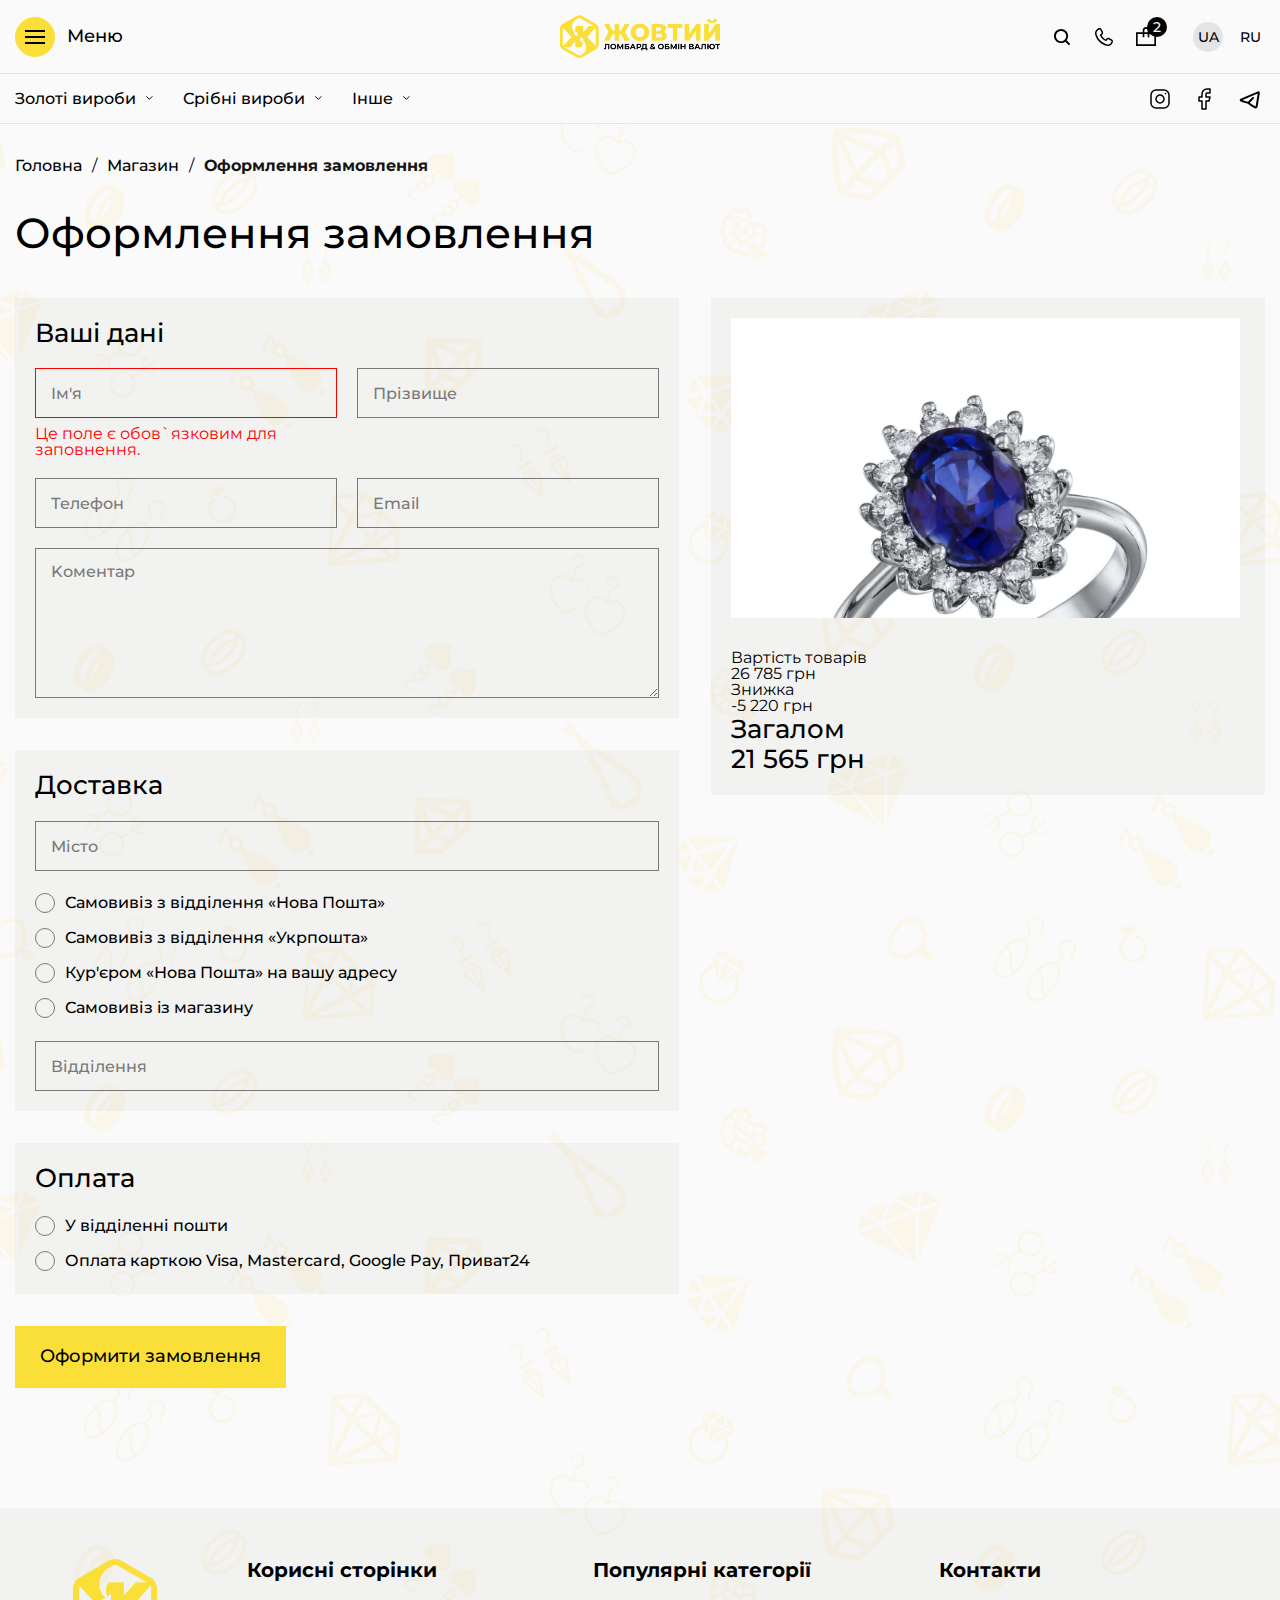
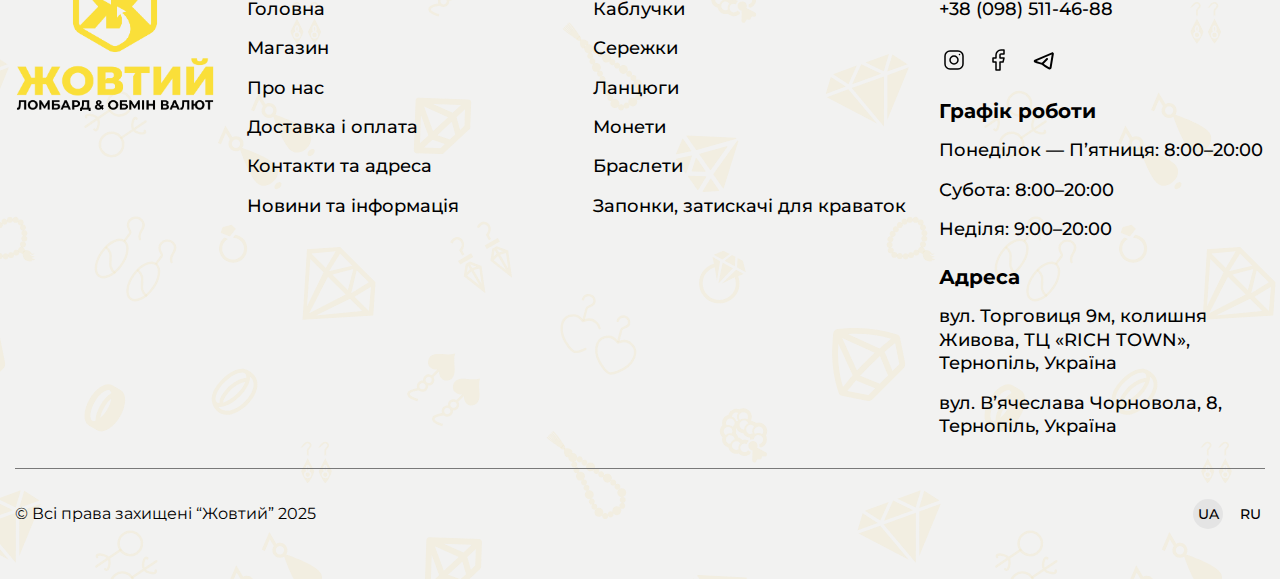
<file: order.html>
<!doctype html>
<html lang="uk">
	<head>
		<meta charset="UTF-8">
		<meta name="viewport" content="width=device-width, initial-scale=1.0">
		<link rel="preload" href="./assets/fonts/Montserrat-Regular.woff2" as="font" type="font/woff2" crossorigin="anonymous">
		<link rel="preload" href="./assets/fonts/Montserrat-Medium.woff2" as="font" type="font/woff2" crossorigin="anonymous">
		<link rel="preload" href="./assets/fonts/Montserrat-Bold.woff2" as="font" type="font/woff2" crossorigin="anonymous">
		<link rel="shortcut icon" href="./assets/img/favicon.ico">
		<title>Order</title>
		<script type="module" crossorigin="" src="./js/app.min.js?v=1761908700868"></script>
		<link rel="stylesheet" crossorigin="" href="./css/app.min.css?v=1761908700868">
	</head>
	<body>
		<div class="wrapper">
			<header class="header">
				<div class="header__container">
					<div class="header__top">
						<div class="header__top-left">
							<button type="button" class="header__burger" data-menu="menu" data-menu-click="">
								<span class="header__burger-icon">
									<span></span>
								</span>
								<span class="header__burger-text">Меню</span>
							</button>
						</div>
						<a href="#" class="header__logo">
							<img alt="logo" loading="lazy" src="./assets/img/logo.webp">
						</a>
						<div class="header__top-right">
							<div class="header__actions" data-fls-dynamic=".menu__body, 767.98">
								<button type="button" class="header__action" data-menu="search-block" data-menu-click="">
									<svg width="20" height="20" viewbox="0 0 20 20" fill="none" xmlns="http://www.w3.org/2000/svg">
										<path d="M17.7222 16.3814L14.6465 13.3064C15.5786 12.0864 16.0899 10.6066 16.0901 9.04512C16.0901 7.16335 15.357 5.39408 14.0259 4.06349C12.695 2.7329 10.9256 2 9.04323 2C7.16107 2 5.39143 2.7329 4.06056 4.06349C1.31315 6.81056 1.31315 11.2801 4.06056 14.0267C5.39143 15.3576 7.16107 16.0905 9.04323 16.0905C10.6051 16.0903 12.0852 15.5791 13.3054 14.6472L16.3811 17.7222C16.5661 17.9074 16.809 18 17.0516 18C17.2943 18 17.5372 17.9074 17.7222 17.7222C18.0926 17.3521 18.0926 16.7516 17.7222 16.3814ZM5.40162 12.686C3.39374 10.6785 3.39397 7.41197 5.40162 5.40427C6.37431 4.43202 7.66767 3.89636 9.04323 3.89636C10.419 3.89636 11.7122 4.43202 12.6848 5.40427C13.6575 6.37675 14.1933 7.66984 14.1933 9.04512C14.1933 10.4206 13.6575 11.7135 12.6848 12.686C11.7122 13.6584 10.419 14.1941 9.04323 14.1941C7.66767 14.1941 6.37431 13.6584 5.40162 12.686Z" fill="currentColor"></path>
									</svg>
								</button>
								<a href="tel:+380985114688" class="header__action">
									<svg width="20" height="20" viewbox="0 0 20 20" fill="none" xmlns="http://www.w3.org/2000/svg">
										<path d="M7.12411 1.60424C7.24688 1.72739 7.35396 1.86523 7.44304 2.01479L8.83525 4.3969C9.16981 4.96877 9.26833 5.65249 9.11045 6.30674C8.95256 6.96099 8.55034 7.53575 7.98693 7.91221L7.49566 8.24087C8.45555 10.0482 9.93181 11.5222 11.742 12.4806L12.0811 11.9829C12.4612 11.4245 13.0378 11.0274 13.6922 10.8734C14.3465 10.7194 15.0291 10.8201 15.5995 11.1549L17.9901 12.5596C18.3605 12.7788 18.6518 13.1078 18.8248 13.5023C18.9978 13.8967 19.0441 14.3377 18.9575 14.7655C18.7962 15.4709 18.4923 16.1393 18.0646 16.7291C17.6369 17.3189 17.0945 17.8176 16.471 18.1943C15.8963 18.564 15.2547 18.8139 14.5856 18.9285C13.9166 19.043 13.2345 19.0198 12.5815 18.8602C9.82347 18.125 7.32033 16.6849 5.31546 14.6799C3.31058 12.6749 1.87221 10.1733 1.1402 7.41836C0.979747 6.76208 0.956742 6.07663 1.07261 5.40442C1.18847 4.73221 1.44074 4.08756 1.81381 3.51036C2.18701 2.89355 2.68123 2.35674 3.26585 1.93316C3.85048 1.50957 4.51307 1.20823 5.21262 1.04778C5.55632 0.973783 5.911 0.985898 6.24468 1.08304C6.57837 1.18018 6.88059 1.35929 7.12411 1.60424ZM8.23205 11.7412C7.24132 10.7529 6.43835 9.59278 5.86045 8.31459C5.7881 8.1544 5.77612 7.97227 5.82667 7.80106C5.87722 7.62985 5.98697 7.48084 6.13612 7.38092L7.17945 6.68365C7.4222 6.52133 7.59553 6.27366 7.66366 5.99174C7.7318 5.70981 7.68955 5.41515 7.54563 5.16856L6.15619 2.78921C6.0931 2.67755 5.99585 2.58945 5.87829 2.53746C5.76072 2.48547 5.62882 2.47224 5.50136 2.49963C5.00051 2.61625 4.52657 2.83398 4.10901 3.13927C3.69146 3.44457 3.33923 3.83089 3.07425 4.27421C2.81067 4.67582 2.6309 5.12505 2.54597 5.59426C2.46105 6.06347 2.47278 6.54274 2.58044 7.00259C3.24663 9.51171 4.5562 11.7902 6.3818 13.6164C8.2074 15.4426 10.4869 16.7545 12.9986 17.4243C13.4547 17.5308 13.93 17.5423 14.3954 17.4583C14.8607 17.3743 15.3062 17.1965 15.7045 16.9358C16.1503 16.6669 16.5392 16.3119 16.8475 15.8922C17.1559 15.4726 17.3775 14.997 17.4989 14.4941C17.5241 14.3668 17.5095 14.2358 17.4571 14.1191C17.4047 14.0023 17.317 13.9054 17.2061 13.8417L14.8162 12.4391C14.5704 12.2948 14.2762 12.2514 13.9942 12.3178C13.7123 12.3842 13.4639 12.5555 13.3002 12.7963L12.592 13.8437C12.4913 13.9918 12.3419 14.1004 12.1706 14.1499C11.9993 14.1995 11.8174 14.1868 11.6576 14.114C10.3812 13.5316 9.22197 12.7286 8.23205 11.7412Z" fill="currentColor"></path>
									</svg>
								</a>
								<a href="#" class="header__action">
									<svg width="20" height="20" viewbox="0 0 20 20" fill="none" xmlns="http://www.w3.org/2000/svg">
										<path fill-rule="evenodd" clip-rule="evenodd" d="M6.66667 5.18182V3.45455C6.66667 1.54666 8.15905 3.8147e-06 10 3.8147e-06C11.841 3.8147e-06 13.3333 1.54666 13.3333 3.45455V5.18182H20V19H0V5.18182H6.66667ZM11.6667 3.45455V5.18182H8.33333V3.45455C8.33333 2.50061 9.07953 1.72728 10 1.72728C10.9205 1.72728 11.6667 2.50061 11.6667 3.45455ZM13.3333 10.3636V6.90909H18.3333V17.2727H1.66667V6.90909H6.66667V10.3636H8.33333V6.90909H11.6667V10.3636H13.3333Z" fill="currentColor"></path>
									</svg>
									<span class="header__action-count">2</span>
								</a>
							</div>
							<div class="header__lang lang-block" data-fls-dynamic=".menu__head, 767.98">
								<a href="#" class="lang-block__link is-active">UA</a>
								<a href="#" class="lang-block__link">RU</a>
							</div>
							<a href="#" class="header__cart">
								<svg width="20" height="20" viewbox="0 0 20 20" fill="none" xmlns="http://www.w3.org/2000/svg">
									<path fill-rule="evenodd" clip-rule="evenodd" d="M6.66667 5.18182V3.45455C6.66667 1.54666 8.15905 3.8147e-06 10 3.8147e-06C11.841 3.8147e-06 13.3333 1.54666 13.3333 3.45455V5.18182H20V19H0V5.18182H6.66667ZM11.6667 3.45455V5.18182H8.33333V3.45455C8.33333 2.50061 9.07953 1.72728 10 1.72728C10.9205 1.72728 11.6667 2.50061 11.6667 3.45455ZM13.3333 10.3636V6.90909H18.3333V17.2727H1.66667V6.90909H6.66667V10.3636H8.33333V6.90909H11.6667V10.3636H13.3333Z" fill="currentColor"></path>
								</svg>
								<span class="header__cart-count">2</span>
							</a>
						</div>
						<div class="header__menu menu" data-menu-target="menu">
							<nav class="menu__body">
								<div class="menu__head">
									<button type="button" class="menu__close" data-menu-close="">
										<svg width="10" height="10" viewbox="0 0 10 10" fill="none" xmlns="http://www.w3.org/2000/svg">
											<path d="M5.59967 4.99971L9.5 8.90004L8.90004 9.5L5.00029 5.60025L1.10055 9.5L0.500586 8.90004L4.40033 5.00029L0.5 1.09996L1.10055 0.500586L4.99971 4.39975L8.89945 0.5L9.49941 1.09996L5.59967 4.99971Z" fill="currentColor"></path>
										</svg>
									</button>
								</div>
								<ul class="menu__list">
									<li class="menu__item">
										<a href="#" class="menu__link">Головна</a>
									</li>
									<li class="menu__item">
										<a href="#" class="menu__link">Магазин</a>
									</li>
									<li class="menu__item">
										<a href="#" class="menu__link">Про нас</a>
									</li>
									<li class="menu__item">
										<a href="#" class="menu__link">Доставка і оплата</a>
									</li>
									<li class="menu__item">
										<a href="#" class="menu__link">Контакти та адреса</a>
									</li>
									<li class="menu__item">
										<a href="#" class="menu__link">Новини та інформація</a>
									</li>
								</ul>
							</nav>
						</div>
					</div>
					<div class="header__bottom">
						<button type="button" class="header__catalog" data-menu="catalog" data-menu-click="">
							<svg width="14" height="9" viewbox="0 0 14 9" fill="none" xmlns="http://www.w3.org/2000/svg">
								<path d="M0 0H14V1H0V0Z" fill="currentColor"></path>
								<path d="M0 4H14V5H0V4Z" fill="currentColor"></path>
								<path d="M0 8H14V9H0V8Z" fill="currentColor"></path>
							</svg>
							<span>Каталог</span>
						</button>
						<nav class="header__menu-catalog menu-catalog" data-menu-target="catalog">
							<div class="menu-catalog__head">
								<button type="button" class="menu-catalog__close" data-menu-close="">
									<svg width="10" height="10" viewbox="0 0 10 10" fill="none" xmlns="http://www.w3.org/2000/svg">
										<path d="M5.59967 4.99971L9.5 8.90004L8.90004 9.5L5.00029 5.60025L1.10055 9.5L0.500586 8.90004L4.40033 5.00029L0.5 1.09996L1.10055 0.500586L4.99971 4.39975L8.89945 0.5L9.49941 1.09996L5.59967 4.99971Z" fill="currentColor"></path>
									</svg>
								</button>
								<a href="#" class="menu-catalog__logo">
									<img alt="logo" loading="lazy" src="./assets/img/logo.webp">
								</a>
							</div>
							<ul class="menu-catalog__list">
								<li class="menu-catalog__item">
									<a href="#" class="menu-catalog__link" data-menu="gold">Золоті вироби</a>
								</li>
								<li class="menu-catalog__item">
									<a href="#" class="menu-catalog__link" data-menu="silver">Срібні вироби</a>
								</li>
								<li class="menu-catalog__item">
									<a href="#" class="menu-catalog__link" data-menu="other">Інше</a>
								</li>
							</ul>
						</nav>
						<div data-fls-dynamic=".menu__body, 767.98" class="header__socials social">
							<a href="#" class="social__link">
								<svg width="24" height="24" target="_blank" viewbox="0 0 24 24" fill="none" xmlns="http://www.w3.org/2000/svg">
									<path d="M12 16C13.0609 16 14.0783 15.5786 14.8284 14.8284C15.5786 14.0783 16 13.0609 16 12C16 10.9391 15.5786 9.92172 14.8284 9.17157C14.0783 8.42143 13.0609 8 12 8C10.9391 8 9.92172 8.42143 9.17157 9.17157C8.42143 9.92172 8 10.9391 8 12C8 13.0609 8.42143 14.0783 9.17157 14.8284C9.92172 15.5786 10.9391 16 12 16Z" stroke="currentColor" stroke-width="1.5" stroke-linecap="round" stroke-linejoin="round"></path>
									<path d="M3 16V8C3 6.67392 3.52678 5.40215 4.46447 4.46447C5.40215 3.52678 6.67392 3 8 3H16C17.3261 3 18.5979 3.52678 19.5355 4.46447C20.4732 5.40215 21 6.67392 21 8V16C21 17.3261 20.4732 18.5979 19.5355 19.5355C18.5979 20.4732 17.3261 21 16 21H8C6.67392 21 5.40215 20.4732 4.46447 19.5355C3.52678 18.5979 3 17.3261 3 16Z" stroke="currentColor" stroke-width="1.5"></path>
									<path d="M17.5 6.51002L17.51 6.49902" stroke="currentColor" stroke-width="1.5" stroke-linecap="round" stroke-linejoin="round"></path>
								</svg>
							</a>
							<a href="#" class="social__link">
								<svg width="24" height="24" target="_blank" viewbox="0 0 24 24" fill="none" xmlns="http://www.w3.org/2000/svg">
									<path d="M17 2H14C12.6739 2 11.4021 2.52678 10.4645 3.46447C9.52678 4.40215 9 5.67392 9 7V10H6V14H9V22H13V14H16L17 10H13V7C13 6.73478 13.1054 6.48043 13.2929 6.29289C13.4804 6.10536 13.7348 6 14 6H17V2Z" stroke="currentColor" stroke-width="1.5" stroke-linecap="round" stroke-linejoin="round"></path>
								</svg>
							</a>
							<a href="https://t.me/Ternopil_RT" target="_blank" class="social__link">
								<svg width="24" height="24" viewbox="0 0 24 24" fill="none" xmlns="http://www.w3.org/2000/svg">
									<path fill-rule="evenodd" clip-rule="evenodd" d="M21.84 6.05599C21.8836 5.79131 21.8555 5.51977 21.7585 5.26967C21.6615 5.01957 21.4992 4.80006 21.2885 4.634C21.0778 4.46795 20.8265 4.36144 20.5606 4.32555C20.2948 4.28967 20.0242 4.32574 19.777 4.42999L2.67703 11.63C1.48503 12.132 1.42403 13.856 2.67703 14.376C3.91791 14.893 5.1767 15.366 6.45103 15.794C7.61903 16.18 8.89303 16.537 9.91403 16.638C10.193 16.972 10.544 17.294 10.902 17.588C11.449 18.038 12.107 18.501 12.787 18.945C14.149 19.835 15.66 20.686 16.678 21.24C17.895 21.9 19.352 21.14 19.57 19.813L21.84 6.05599ZM4.59403 12.993L19.718 6.62499L17.6 19.465C16.601 18.922 15.162 18.109 13.88 17.271C13.2892 16.8916 12.7187 16.4814 12.171 16.042C12.0247 15.9224 11.8826 15.7977 11.745 15.668L15.706 11.708C15.8937 11.5205 15.9991 11.2661 15.9992 11.0008C15.9993 10.7356 15.894 10.4811 15.7065 10.2935C15.519 10.1059 15.2647 10.0004 14.9994 10.0003C14.7341 10.0002 14.4797 10.1055 14.292 10.293L9.95503 14.63C9.22103 14.536 8.19903 14.264 7.07703 13.894C6.24174 13.6157 5.41411 13.3149 4.59503 12.992L4.59403 12.993Z" fill="currentColor"></path>
								</svg>
							</a>
						</div>
					</div>
				</div>
				<div class="submenu" data-menu-target="gold">
					<div class="submenu__head">
						<button type="button" class="submenu__back" data-menu="catalog" data-menu-click="">
							<svg width="12" height="12" viewbox="0 0 12 12" fill="none" xmlns="http://www.w3.org/2000/svg">
								<path d="M-7.15493e-08 6L6.27123 12L7.34551 10.8771L3.05975 6.77693L12 6.77693L12 5.22307L3.05975 5.22307L7.34551 1.12291L6.27123 -6.83149e-08L-7.15493e-08 6Z" fill="#898989"></path>
							</svg>
							<span>Назад</span>
						</button>
						<button type="button" class="submenu__close" data-menu-close="">
							<svg width="10" height="10" viewbox="0 0 10 10" fill="none" xmlns="http://www.w3.org/2000/svg">
								<path d="M5.59967 4.99971L9.5 8.90004L8.90004 9.5L5.00029 5.60025L1.10055 9.5L0.500586 8.90004L4.40033 5.00029L0.5 1.09996L1.10055 0.500586L4.99971 4.39975L8.89945 0.5L9.49941 1.09996L5.59967 4.99971Z" fill="currentColor"></path>
							</svg>
						</button>
					</div>
					<ul class="submenu__list">
						<li class="submenu__item">
							<a href="#" class="submenu__link">
								<figure class="submenu__link-icon">
									<img alt="Image" loading="lazy" src="./assets/img/menu-catalog/image-3.webp">
								</figure>
								<span>Браслети</span>
							</a>
						</li>
						<li class="submenu__item">
							<a href="#" class="submenu__link">
								<figure class="submenu__link-icon">
									<img alt="Image" loading="lazy" src="./assets/img/menu-catalog/image-23.webp">
								</figure>
								<span>Брошки</span>
							</a>
						</li>
						<li class="submenu__item">
							<a href="#" class="submenu__link">
								<figure class="submenu__link-icon">
									<img alt="Image" loading="lazy" src="./assets/img/menu-catalog/image-26.webp">
								</figure>
								<span>Запонки, затискачі для краваток</span>
							</a>
						</li>
						<li class="submenu__item">
							<a href="#" class="submenu__link">
								<figure class="submenu__link-icon">
									<img alt="Image" loading="lazy" src="./assets/img/menu-catalog/image-4.webp">
								</figure>
								<span>Каблучки</span>
							</a>
						</li>
						<li class="submenu__item">
							<a href="#" class="submenu__link">
								<figure class="submenu__link-icon">
									<img alt="Image" loading="lazy" src="./assets/img/menu-catalog/image-21.webp">
								</figure>
								<span>Кольє</span>
							</a>
						</li>
						<li class="submenu__item">
							<a href="#" class="submenu__link">
								<figure class="submenu__link-icon">
									<img alt="Image" loading="lazy" src="./assets/img/menu-catalog/image-28.webp">
								</figure>
								<span>Ланцюги</span>
							</a>
						</li>
						<li class="submenu__item">
							<a href="#" class="submenu__link">
								<figure class="submenu__link-icon">
									<img alt="Image" loading="lazy" src="./assets/img/menu-catalog/image-29.webp">
								</figure>
								<span>Ладанки</span>
							</a>
						</li>
						<li class="submenu__item">
							<a href="#" class="submenu__link">
								<figure class="submenu__link-icon">
									<img alt="Image" loading="lazy" src="./assets/img/menu-catalog/image-30.webp">
								</figure>
								<span>Монети</span>
							</a>
						</li>
						<li class="submenu__item">
							<a href="#" class="submenu__link">
								<figure class="submenu__link-icon">
									<img alt="Image" loading="lazy" src="./assets/img/menu-catalog/image-19.webp">
								</figure>
								<span>Підвіси</span>
							</a>
						</li>
						<li class="submenu__item">
							<a href="#" class="submenu__link">
								<figure class="submenu__link-icon">
									<img alt="Image" loading="lazy" src="./assets/img/menu-catalog/image-10.webp">
								</figure>
								<span>Сережки</span>
							</a>
						</li>
						<li class="submenu__item">
							<a href="#" class="submenu__link">
								<figure class="submenu__link-icon">
									<img alt="Image" loading="lazy" src="./assets/img/menu-catalog/image-31.webp">
								</figure>
								<span>Шпильки</span>
							</a>
						</li>
					</ul>
				</div>
				<div class="submenu" data-menu-target="silver">
					<div class="submenu__head">
						<button type="button" class="submenu__back" data-menu="catalog" data-menu-click="">
							<svg width="12" height="12" viewbox="0 0 12 12" fill="none" xmlns="http://www.w3.org/2000/svg">
								<path d="M-7.15493e-08 6L6.27123 12L7.34551 10.8771L3.05975 6.77693L12 6.77693L12 5.22307L3.05975 5.22307L7.34551 1.12291L6.27123 -6.83149e-08L-7.15493e-08 6Z" fill="#898989"></path>
							</svg>
							<span>Назад</span>
						</button>
						<button type="button" class="submenu__close" data-menu-close="">
							<svg width="10" height="10" viewbox="0 0 10 10" fill="none" xmlns="http://www.w3.org/2000/svg">
								<path d="M5.59967 4.99971L9.5 8.90004L8.90004 9.5L5.00029 5.60025L1.10055 9.5L0.500586 8.90004L4.40033 5.00029L0.5 1.09996L1.10055 0.500586L4.99971 4.39975L8.89945 0.5L9.49941 1.09996L5.59967 4.99971Z" fill="currentColor"></path>
							</svg>
						</button>
					</div>
					<ul class="submenu__list">
						<li class="submenu__item">
							<a href="#" class="submenu__link">
								<figure class="submenu__link-icon">
									<img alt="Image" loading="lazy" src="./assets/img/menu-catalog/image-32.webp">
								</figure>
								<span>Браслети</span>
							</a>
						</li>
						<li class="submenu__item">
							<a href="#" class="submenu__link">
								<figure class="submenu__link-icon">
									<img alt="Image" loading="lazy" src="./assets/img/menu-catalog/image-23.webp">
								</figure>
								<span>Брошки</span>
							</a>
						</li>
						<li class="submenu__item">
							<a href="#" class="submenu__link">
								<figure class="submenu__link-icon">
									<img alt="Image" loading="lazy" src="./assets/img/menu-catalog/image-27.webp">
								</figure>
								<span>Запонки, затискачі для краваток</span>
							</a>
						</li>
						<li class="submenu__item">
							<a href="#" class="submenu__link">
								<figure class="submenu__link-icon">
									<img alt="Image" loading="lazy" src="./assets/img/menu-catalog/image-2.webp">
								</figure>
								<span>Каблучки</span>
							</a>
						</li>
						<li class="submenu__item">
							<a href="#" class="submenu__link">
								<figure class="submenu__link-icon">
									<img alt="Image" loading="lazy" src="./assets/img/menu-catalog/image-22.webp">
								</figure>
								<span>Кольє</span>
							</a>
						</li>
						<li class="submenu__item">
							<a href="#" class="submenu__link">
								<figure class="submenu__link-icon">
									<img alt="Image" loading="lazy" src="./assets/img/menu-catalog/image-33.webp">
								</figure>
								<span>Ланцюги</span>
							</a>
						</li>
						<li class="submenu__item">
							<a href="#" class="submenu__link">
								<figure class="submenu__link-icon">
									<img alt="Image" loading="lazy" src="./assets/img/menu-catalog/image-29.webp">
								</figure>
								<span>Ладанки</span>
							</a>
						</li>
						<li class="submenu__item">
							<a href="#" class="submenu__link">
								<figure class="submenu__link-icon">
									<img alt="Image" loading="lazy" src="./assets/img/menu-catalog/image-34.webp">
								</figure>
								<span>Монети</span>
							</a>
						</li>
						<li class="submenu__item">
							<a href="#" class="submenu__link">
								<figure class="submenu__link-icon">
									<img alt="Image" loading="lazy" src="./assets/img/menu-catalog/image-20.webp">
								</figure>
								<span>Підвіски</span>
							</a>
						</li>
						<li class="submenu__item">
							<a href="#" class="submenu__link">
								<figure class="submenu__link-icon">
									<img alt="Image" loading="lazy" src="./assets/img/menu-catalog/image-35.webp">
								</figure>
								<span>Сережки</span>
							</a>
						</li>
						<li class="submenu__item">
							<a href="#" class="submenu__link">
								<figure class="submenu__link-icon">
									<img alt="Image" loading="lazy" src="./assets/img/menu-catalog/image-36.webp">
								</figure>
								<span>Шпилька</span>
							</a>
						</li>
						<li class="submenu__item">
							<a href="#" class="submenu__link">
								<figure class="submenu__link-icon">
									<img alt="Image" loading="lazy" src="./assets/img/menu-catalog/image-25.webp">
								</figure>
								<span>Столове срібло</span>
							</a>
						</li>
					</ul>
				</div>
				<div class="submenu" data-menu-target="other">
					<div class="submenu__head">
						<button type="button" class="submenu__back" data-menu="catalog" data-menu-click="">
							<svg width="12" height="12" viewbox="0 0 12 12" fill="none" xmlns="http://www.w3.org/2000/svg">
								<path d="M-7.15493e-08 6L6.27123 12L7.34551 10.8771L3.05975 6.77693L12 6.77693L12 5.22307L3.05975 5.22307L7.34551 1.12291L6.27123 -6.83149e-08L-7.15493e-08 6Z" fill="#898989"></path>
							</svg>
							<span>Назад</span>
						</button>
						<button type="button" class="submenu__close" data-menu-close="">
							<svg width="10" height="10" viewbox="0 0 10 10" fill="none" xmlns="http://www.w3.org/2000/svg">
								<path d="M5.59967 4.99971L9.5 8.90004L8.90004 9.5L5.00029 5.60025L1.10055 9.5L0.500586 8.90004L4.40033 5.00029L0.5 1.09996L1.10055 0.500586L4.99971 4.39975L8.89945 0.5L9.49941 1.09996L5.59967 4.99971Z" fill="currentColor"></path>
							</svg>
						</button>
					</div>
					<ul class="submenu__list">
						<li class="submenu__item">
							<a href="#" class="submenu__link">
								<figure class="submenu__link-icon">
									<img alt="Image" loading="lazy" src="./assets/img/menu-catalog/image-34.webp">
								</figure>
								<span>Монети</span>
							</a>
						</li>
						<li class="submenu__item">
							<a href="#" class="submenu__link">
								<figure class="submenu__link-icon">
									<img alt="Image" loading="lazy" src="./assets/img/menu-catalog/image-37.webp">
								</figure>
								<span>Медалі</span>
							</a>
						</li>
						<li class="submenu__item">
							<a href="#" class="submenu__link">
								<figure class="submenu__link-icon">
									<img alt="Image" loading="lazy" src="./assets/img/menu-catalog/image-12.webp">
								</figure>
								<span>Iнше</span>
							</a>
						</li>
					</ul>
				</div>
				<div class="search-block" data-menu-target="search-block">
					<div class="search-block__container">
						<form class="search-block__field">
							<input autocomplete="off" type="text" name="search" placeholder="Пошук..." class="search-block__input">
							<button type="submit" class="search-block__button button-empty">
								<span>Знайти</span>
								<svg width="21" height="14" viewbox="0 0 21 14" fill="none" xmlns="http://www.w3.org/2000/svg">
									<path d="M12.9999 0.999935L19 7L12.9999 13.0001M17.9999 6.99994H-0.00012207" stroke="currentColor" stroke-width="2"></path>
								</svg>
							</button>
							<button type="button" class="search-block__close" data-menu-close="">
								<svg width="14" height="14" viewbox="0 0 14 14" fill="none" xmlns="http://www.w3.org/2000/svg">
									<path d="M13 1L1 13M1 1L13 13" stroke="currentColor" stroke-linecap="round" stroke-linejoin="round"></path>
								</svg>
							</button>
						</form>
					</div>
				</div>
			</header>
			<main class="page page--order">
				<div class="breadcrumbs">
					<div class="breadcrumbs__container">
						<ul class="breadcrumbs__list">
							<li class="breadcrumbs__item">
								<a href="#" class="breadcrumbs__link">Головна</a>
							</li>
							<li class="breadcrumbs__item">
								<a href="#" class="breadcrumbs__link">Магазин</a>
							</li>
							<li class="breadcrumbs__item">
								<span class="breadcrumbs__link is-active">Оформлення замовлення</span>
							</li>
						</ul>
					</div>
				</div>
				<section class="orderblock">
					<div class="orderblock__container">
						<h1 class="orderblock__title title title--h2">Оформлення замовлення</h1>
						<div class="orderblock__body">
							<form action="#" class="orderblock__form">
								<div class="orderblock__block">
									<div class="orderblock__subtitle title title--h3">Ваші дані</div>
									<fieldset class="orderblock__inputs">
										<div class="input-field">
											<input type="text" name="name" placeholder="Ім'я" class="input-field__input input is-error">
											<div class="input-field__error">Це поле є обов`язковим для заповнення.</div>
										</div>
										<div class="input-field">
											<input type="text" name="lastname" placeholder="Прізвище" class="input-field__input input">
										</div>
										<div class="input-field">
											<input type="text" name="phone" placeholder="Телефон" class="input-field__input input">
										</div>
										<div class="input-field">
											<input type="text" name="email" placeholder="Email" class="input-field__input input">
										</div>
										<div class="input-field width-long">
											<textarea name="comment" placeholder="Kоментар" class="input-field__input input"></textarea>
										</div>
									</fieldset>
								</div>
								<div class="orderblock__block">
									<div class="orderblock__subtitle title title--h3">Доставка</div>
									<fieldset class="orderblock__inputs">
										<div class="input-field width-long">
											<input type="text" name="city" placeholder="Місто" class="input-field__input input">
										</div>
										<div data-fls-radio="" class="options width-long">
											<label class="options__item">
												<input class="options__input" type="radio" value="1" name="delivery">
												<span class="options__text">Самовивіз з відділення «Нова Пошта»</span>
											</label>
											<label class="options__item">
												<input class="options__input" type="radio" value="2" name="delivery">
												<span class="options__text">Самовивіз з відділення «Укрпошта»</span>
											</label>
											<label class="options__item">
												<input class="options__input" type="radio" value="3" name="delivery">
												<span class="options__text">Кур'єром «Нова Пошта» на вашу адресу</span>
											</label>
											<label class="options__item">
												<input class="options__input" type="radio" value="4" name="delivery">
												<span class="options__text">Самовивіз iз магазину</span>
											</label>
										</div>
										<div class="input-field width-long">
											<input type="text" name="address" placeholder="Відділення" class="input-field__input input">
										</div>
									</fieldset>
								</div>
								<div class="orderblock__block">
									<div class="orderblock__subtitle title title--h3">Оплата</div>
									<fieldset class="orderblock__inputs">
										<div data-fls-radio="" class="options width-long">
											<label class="options__item">
												<input class="options__input" type="radio" value="1" name="payments">
												<span class="options__text">У відділенні пошти</span>
											</label>
											<label class="options__item">
												<input class="options__input" type="radio" value="2" name="payments">
												<span class="options__text">
													Оплата карткою Visa, Mastercard, Google Pay,
                                    Приват24
												</span>
											</label>
										</div>
									</fieldset>
								</div>
								<button type="submit" class="orderblock__send button">Оформити замовлення</button>
							</form>
							<aside class="orderblock__aside">
								<div class="orderblock__products">
									<div class="orderblock__product">
										<figure class="orderblock__product-img">
											<img alt="Image" loading="lazy" src="./assets/img/menu-catalog/image-1.webp">
										</figure>
										<div class="orderblock__product-body">
											<div class="orderblock__product-name">Каблучка з діамантами 585° 2.55 г.</div>
											<button type="button" class="orderblock__product-delete">
												<svg width="24" height="24" viewbox="0 0 24 24" fill="none" xmlns="http://www.w3.org/2000/svg">
													<path d="M7 21C6.45 21 5.97933 20.8043 5.588 20.413C5.19667 20.0217 5.00067 19.5507 5 19V6H4V4H9V3H15V4H20V6H19V19C19 19.55 18.8043 20.021 18.413 20.413C18.0217 20.805 17.5507 21.0007 17 21H7ZM17 6H7V19H17V6ZM9 17H11V8H9V17ZM13 17H15V8H13V17Z" fill="currentColor"></path>
												</svg>
											</button>
											<div class="orderblock__product-prices">
												<div class="orderblock__product-oldprice">15 475 грн</div>
												<div class="orderblock__product-price">12 475 грн</div>
											</div>
										</div>
									</div>
									<div class="orderblock__product">
										<figure class="orderblock__product-img">
											<img alt="Image" loading="lazy" src="./assets/img/menu-catalog/image-2.webp">
										</figure>
										<div class="orderblock__product-body">
											<div class="orderblock__product-name">Каблучка з діамантами 585° 2.55 г.</div>
											<button type="button" class="orderblock__product-delete">
												<svg width="24" height="24" viewbox="0 0 24 24" fill="none" xmlns="http://www.w3.org/2000/svg">
													<path d="M7 21C6.45 21 5.97933 20.8043 5.588 20.413C5.19667 20.0217 5.00067 19.5507 5 19V6H4V4H9V3H15V4H20V6H19V19C19 19.55 18.8043 20.021 18.413 20.413C18.0217 20.805 17.5507 21.0007 17 21H7ZM17 6H7V19H17V6ZM9 17H11V8H9V17ZM13 17H15V8H13V17Z" fill="currentColor"></path>
												</svg>
											</button>
											<div class="orderblock__product-prices">
												<div class="orderblock__product-oldprice">3 475 грн</div>
												<div class="orderblock__product-price">2 475 грн</div>
											</div>
										</div>
									</div>
									<div class="orderblock__product">
										<figure class="orderblock__product-img">
											<img alt="Image" loading="lazy" src="./assets/img/menu-catalog/image-3.webp">
										</figure>
										<div class="orderblock__product-body">
											<div class="orderblock__product-name">Каблучка з діамантами 585° 2.55 г.</div>
											<button type="button" class="orderblock__product-delete">
												<svg width="24" height="24" viewbox="0 0 24 24" fill="none" xmlns="http://www.w3.org/2000/svg">
													<path d="M7 21C6.45 21 5.97933 20.8043 5.588 20.413C5.19667 20.0217 5.00067 19.5507 5 19V6H4V4H9V3H15V4H20V6H19V19C19 19.55 18.8043 20.021 18.413 20.413C18.0217 20.805 17.5507 21.0007 17 21H7ZM17 6H7V19H17V6ZM9 17H11V8H9V17ZM13 17H15V8H13V17Z" fill="currentColor"></path>
												</svg>
											</button>
											<div class="orderblock__product-prices">
												<div class="orderblock__product-price">9 475 грн</div>
											</div>
										</div>
									</div>
									<div class="orderblock__product">
										<figure class="orderblock__product-img">
											<img alt="Image" loading="lazy" src="./assets/img/menu-catalog/image-4.webp">
										</figure>
										<div class="orderblock__product-body">
											<div class="orderblock__product-name">Каблучка з діамантами 585° 2.55 г.</div>
											<button type="button" class="orderblock__product-delete">
												<svg width="24" height="24" viewbox="0 0 24 24" fill="none" xmlns="http://www.w3.org/2000/svg">
													<path d="M7 21C6.45 21 5.97933 20.8043 5.588 20.413C5.19667 20.0217 5.00067 19.5507 5 19V6H4V4H9V3H15V4H20V6H19V19C19 19.55 18.8043 20.021 18.413 20.413C18.0217 20.805 17.5507 21.0007 17 21H7ZM17 6H7V19H17V6ZM9 17H11V8H9V17ZM13 17H15V8H13V17Z" fill="currentColor"></path>
												</svg>
											</button>
											<div class="orderblock__product-prices">
												<div class="orderblock__product-price">9 475 грн</div>
											</div>
										</div>
									</div>
								</div>
								<div class="orderblock__total">
									<div class="orderblock__total-row">
										<div class="orderblock__total-label">Вартість товарів</div>
										<div class="orderblock__total-value">26 785 грн</div>
									</div>
									<div class="orderblock__total-row">
										<div class="orderblock__total-label">Знижка</div>
										<div class="orderblock__total-value">-5 220 грн</div>
									</div>
									<div class="orderblock__total-row title title--h3">
										<div class="orderblock__total-label">Загалом</div>
										<div class="orderblock__total-value">21 565 грн</div>
									</div>
								</div>
							</aside>
						</div>
					</div>
				</section>
			</main>
			<footer class="footer">
				<div class="footer__container">
					<div class="footer__body">
						<a href="#" class="footer__logo">
							<img alt="Image" loading="lazy" src="./assets/img/jovtyi_logo_1.webp">
						</a>
						<nav class="footer__menu">
							<div class="footer__menu-col">
								<div class="footer__menu-title">Корисні сторінки</div>
								<ul class="footer__menu-list">
									<li class="footer__menu-item">
										<a href="#" class="footer__menu-link">Головна</a>
									</li>
									<li class="footer__menu-item">
										<a href="#" class="footer__menu-link">Магазин</a>
									</li>
									<li class="footer__menu-item">
										<a href="#" class="footer__menu-link">Про нас</a>
									</li>
									<li class="footer__menu-item">
										<a href="#" class="footer__menu-link">Доставка і оплата</a>
									</li>
									<li class="footer__menu-item">
										<a href="#" class="footer__menu-link">Контакти та адреса</a>
									</li>
									<li class="footer__menu-item">
										<a href="#" class="footer__menu-link">Новини та інформація</a>
									</li>
								</ul>
							</div>
							<div class="footer__menu-col">
								<div class="footer__menu-title">Популярні категорії</div>
								<ul class="footer__menu-list">
									<li class="footer__menu-item">
										<a href="#" class="footer__menu-link">Каблучки</a>
									</li>
									<li class="footer__menu-item">
										<a href="#" class="footer__menu-link">Сережки</a>
									</li>
									<li class="footer__menu-item">
										<a href="#" class="footer__menu-link">Ланцюги</a>
									</li>
									<li class="footer__menu-item">
										<a href="#" class="footer__menu-link">Монети</a>
									</li>
									<li class="footer__menu-item">
										<a href="#" class="footer__menu-link">Браслети</a>
									</li>
									<li class="footer__menu-item">
										<a href="#" class="footer__menu-link">Запонки, затискачі для краваток</a>
									</li>
								</ul>
							</div>
							<div class="footer__menu-col">
								<div class="footer__menu-title">Контакти</div>
								<ul class="footer__menu-list">
									<li class="footer__menu-item">
										<a href="tel:+380985114688" class="footer__menu-link">+38 (098) 511-46-88</a>
									</li>
								</ul>
								<div class="footer__menu-socials social">
									<a href="#" class="social__link">
										<svg width="24" height="24" target="_blank" viewbox="0 0 24 24" fill="none" xmlns="http://www.w3.org/2000/svg">
											<path d="M12 16C13.0609 16 14.0783 15.5786 14.8284 14.8284C15.5786 14.0783 16 13.0609 16 12C16 10.9391 15.5786 9.92172 14.8284 9.17157C14.0783 8.42143 13.0609 8 12 8C10.9391 8 9.92172 8.42143 9.17157 9.17157C8.42143 9.92172 8 10.9391 8 12C8 13.0609 8.42143 14.0783 9.17157 14.8284C9.92172 15.5786 10.9391 16 12 16Z" stroke="currentColor" stroke-width="1.5" stroke-linecap="round" stroke-linejoin="round"></path>
											<path d="M3 16V8C3 6.67392 3.52678 5.40215 4.46447 4.46447C5.40215 3.52678 6.67392 3 8 3H16C17.3261 3 18.5979 3.52678 19.5355 4.46447C20.4732 5.40215 21 6.67392 21 8V16C21 17.3261 20.4732 18.5979 19.5355 19.5355C18.5979 20.4732 17.3261 21 16 21H8C6.67392 21 5.40215 20.4732 4.46447 19.5355C3.52678 18.5979 3 17.3261 3 16Z" stroke="currentColor" stroke-width="1.5"></path>
											<path d="M17.5 6.51002L17.51 6.49902" stroke="currentColor" stroke-width="1.5" stroke-linecap="round" stroke-linejoin="round"></path>
										</svg>
									</a>
									<a href="#" class="social__link">
										<svg width="24" height="24" target="_blank" viewbox="0 0 24 24" fill="none" xmlns="http://www.w3.org/2000/svg">
											<path d="M17 2H14C12.6739 2 11.4021 2.52678 10.4645 3.46447C9.52678 4.40215 9 5.67392 9 7V10H6V14H9V22H13V14H16L17 10H13V7C13 6.73478 13.1054 6.48043 13.2929 6.29289C13.4804 6.10536 13.7348 6 14 6H17V2Z" stroke="currentColor" stroke-width="1.5" stroke-linecap="round" stroke-linejoin="round"></path>
										</svg>
									</a>
									<a href="https://t.me/Ternopil_RT" target="_blank" class="social__link">
										<svg width="24" height="24" viewbox="0 0 24 24" fill="none" xmlns="http://www.w3.org/2000/svg">
											<path fill-rule="evenodd" clip-rule="evenodd" d="M21.84 6.05599C21.8836 5.79131 21.8555 5.51977 21.7585 5.26967C21.6615 5.01957 21.4992 4.80006 21.2885 4.634C21.0778 4.46795 20.8265 4.36144 20.5606 4.32555C20.2948 4.28967 20.0242 4.32574 19.777 4.42999L2.67703 11.63C1.48503 12.132 1.42403 13.856 2.67703 14.376C3.91791 14.893 5.1767 15.366 6.45103 15.794C7.61903 16.18 8.89303 16.537 9.91403 16.638C10.193 16.972 10.544 17.294 10.902 17.588C11.449 18.038 12.107 18.501 12.787 18.945C14.149 19.835 15.66 20.686 16.678 21.24C17.895 21.9 19.352 21.14 19.57 19.813L21.84 6.05599ZM4.59403 12.993L19.718 6.62499L17.6 19.465C16.601 18.922 15.162 18.109 13.88 17.271C13.2892 16.8916 12.7187 16.4814 12.171 16.042C12.0247 15.9224 11.8826 15.7977 11.745 15.668L15.706 11.708C15.8937 11.5205 15.9991 11.2661 15.9992 11.0008C15.9993 10.7356 15.894 10.4811 15.7065 10.2935C15.519 10.1059 15.2647 10.0004 14.9994 10.0003C14.7341 10.0002 14.4797 10.1055 14.292 10.293L9.95503 14.63C9.22103 14.536 8.19903 14.264 7.07703 13.894C6.24174 13.6157 5.41411 13.3149 4.59503 12.992L4.59403 12.993Z" fill="currentColor"></path>
										</svg>
									</a>
								</div>
								<div class="footer__menu-title">Графік роботи</div>
								<ul class="footer__menu-list">
									<li class="footer__menu-item">Понеділок — П’ятниця: 8:00–20:00</li>
									<li class="footer__menu-item">Субота: 8:00–20:00</li>
									<li class="footer__menu-item">Неділя: 9:00–20:00</li>
								</ul>
								<div class="footer__menu-title">Адреса</div>
								<ul class="footer__menu-list">
									<li class="footer__menu-item">вул. Торговиця 9м, колишня Живова, ТЦ «RICH TOWN», Тернопіль, Україна</li>
									<li class="footer__menu-item">вул. Вʼячеслава Чорновола, 8, Тернопіль, Україна</li>
								</ul>
							</div>
						</nav>
					</div>
					<div class="footer__bottom">
						<div class="footer__copy">© Всі права захищені “Жовтий” 2025</div>
						<div class="footer__lang lang-block">
							<a href="#" class="lang-block__link is-active">UA</a>
							<a href="#" class="lang-block__link">RU</a>
						</div>
					</div>
				</div>
			</footer>
		</div>
	</body>
</html>
</file>
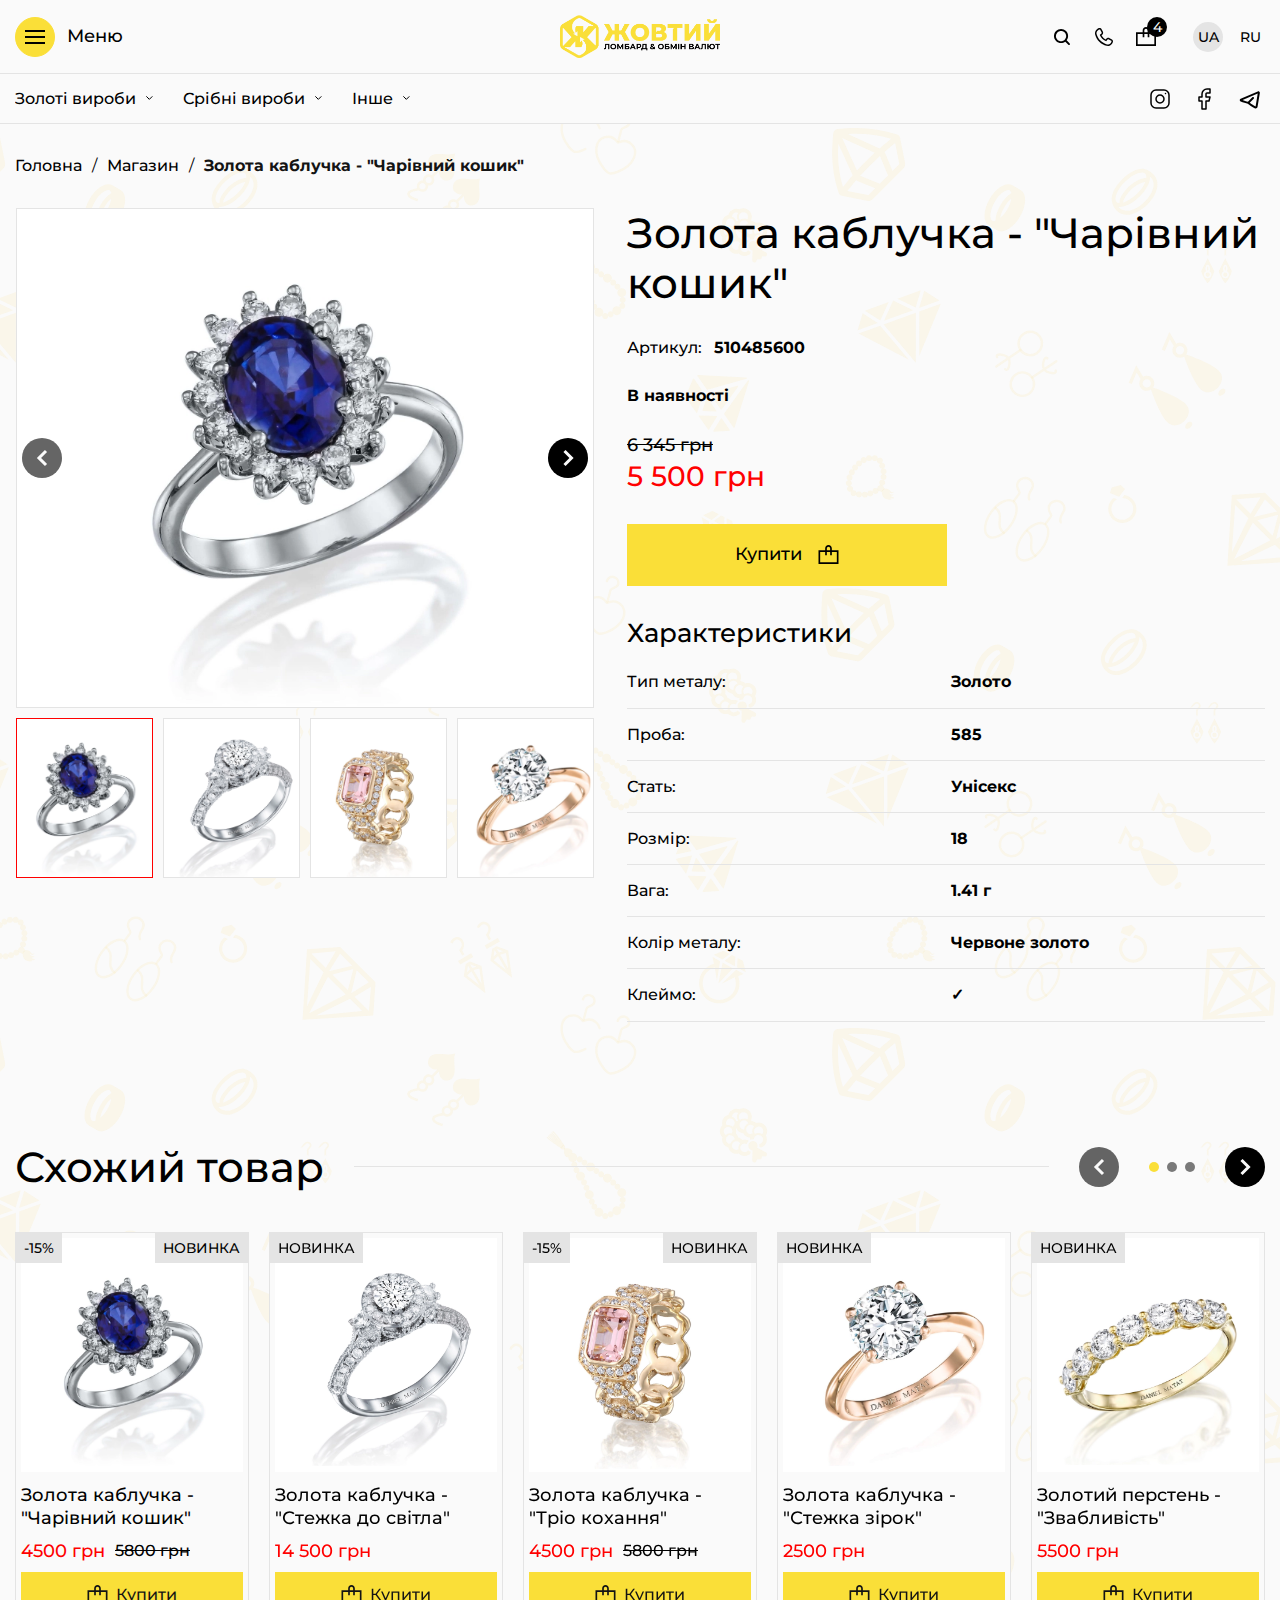
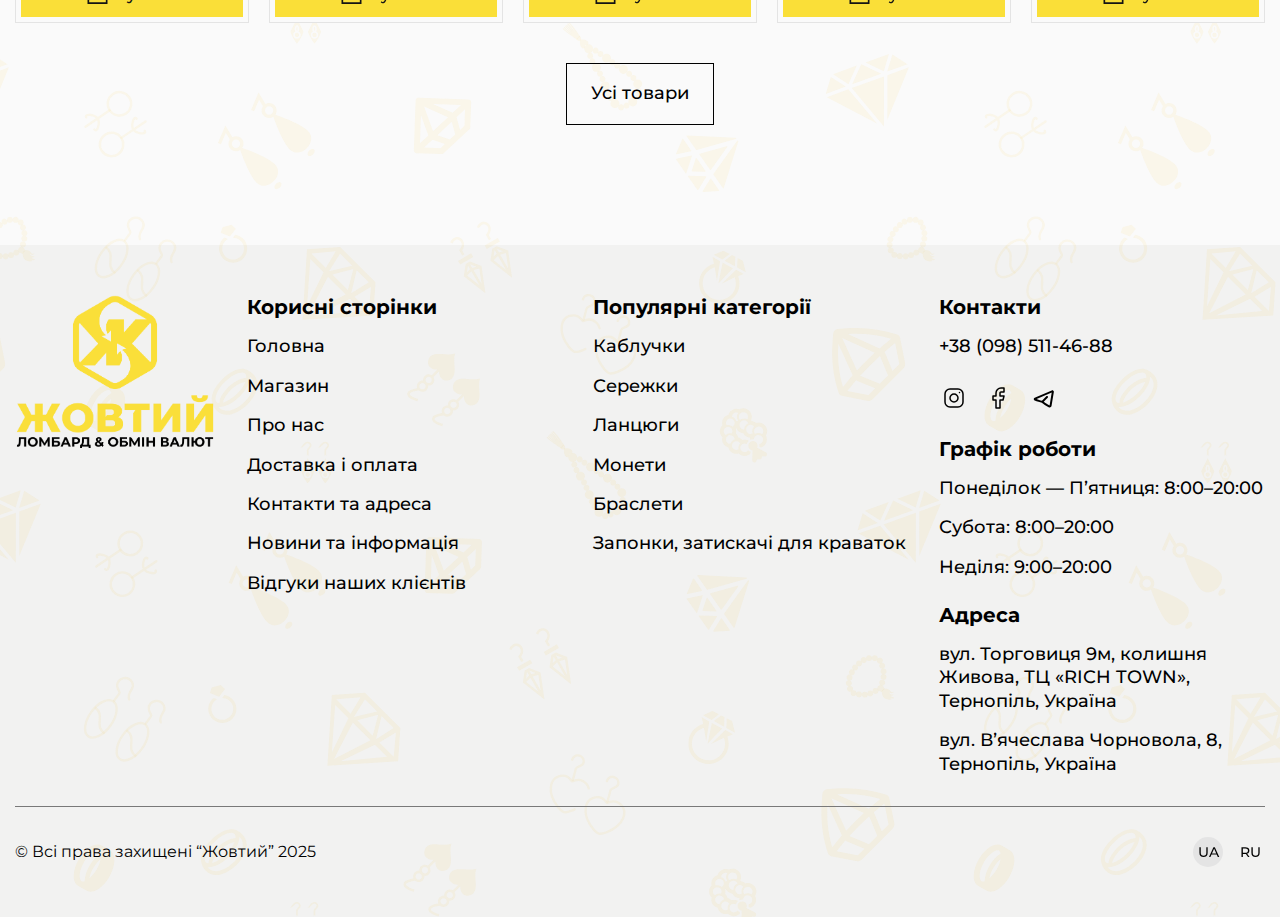
<file: product.html>
<!doctype html>
<html lang="uk">
	<head>
		<meta charset="UTF-8">
		<meta name="viewport" content="width=device-width, initial-scale=1.0">
		<link rel="preload" href="./assets/fonts/Montserrat-Regular.woff2" as="font" type="font/woff2" crossorigin="anonymous">
		<link rel="preload" href="./assets/fonts/Montserrat-Medium.woff2" as="font" type="font/woff2" crossorigin="anonymous">
		<link rel="preload" href="./assets/fonts/Montserrat-Bold.woff2" as="font" type="font/woff2" crossorigin="anonymous">
		<link rel="shortcut icon" href="./assets/img/favicon.ico">
		<title>Product</title>
		<script type="module" crossorigin="" src="./js/app.min.js?v=1764943442833"></script>
		<link rel="stylesheet" crossorigin="" href="./css/app.min.css?v=1764943442833">
	</head>
	<body>
		<div class="wrapper">
			<header class="header">
				<div class="header__container">
					<div class="header__top">
						<div class="header__top-left">
							<button type="button" class="header__burger" data-menu="menu" data-menu-click="">
								<span class="header__burger-icon">
									<span></span>
								</span>
								<span class="header__burger-text">Меню</span>
							</button>
						</div>
						<a href="#" class="header__logo">
							<img alt="logo" loading="lazy" src="./assets/img/logo.webp">
						</a>
						<div class="header__top-right">
							<div class="header__actions" data-fls-dynamic=".menu__body, 767.98">
								<button type="button" class="header__action" data-menu="search-block" data-menu-click="">
									<svg width="20" height="20" viewbox="0 0 20 20" fill="none" xmlns="http://www.w3.org/2000/svg">
										<path d="M17.7222 16.3814L14.6465 13.3064C15.5786 12.0864 16.0899 10.6066 16.0901 9.04512C16.0901 7.16335 15.357 5.39408 14.0259 4.06349C12.695 2.7329 10.9256 2 9.04323 2C7.16107 2 5.39143 2.7329 4.06056 4.06349C1.31315 6.81056 1.31315 11.2801 4.06056 14.0267C5.39143 15.3576 7.16107 16.0905 9.04323 16.0905C10.6051 16.0903 12.0852 15.5791 13.3054 14.6472L16.3811 17.7222C16.5661 17.9074 16.809 18 17.0516 18C17.2943 18 17.5372 17.9074 17.7222 17.7222C18.0926 17.3521 18.0926 16.7516 17.7222 16.3814ZM5.40162 12.686C3.39374 10.6785 3.39397 7.41197 5.40162 5.40427C6.37431 4.43202 7.66767 3.89636 9.04323 3.89636C10.419 3.89636 11.7122 4.43202 12.6848 5.40427C13.6575 6.37675 14.1933 7.66984 14.1933 9.04512C14.1933 10.4206 13.6575 11.7135 12.6848 12.686C11.7122 13.6584 10.419 14.1941 9.04323 14.1941C7.66767 14.1941 6.37431 13.6584 5.40162 12.686Z" fill="currentColor"></path>
									</svg>
								</button>
								<a href="tel:+380985114688" class="header__action">
									<svg width="20" height="20" viewbox="0 0 20 20" fill="none" xmlns="http://www.w3.org/2000/svg">
										<path d="M7.12411 1.60424C7.24688 1.72739 7.35396 1.86523 7.44304 2.01479L8.83525 4.3969C9.16981 4.96877 9.26833 5.65249 9.11045 6.30674C8.95256 6.96099 8.55034 7.53575 7.98693 7.91221L7.49566 8.24087C8.45555 10.0482 9.93181 11.5222 11.742 12.4806L12.0811 11.9829C12.4612 11.4245 13.0378 11.0274 13.6922 10.8734C14.3465 10.7194 15.0291 10.8201 15.5995 11.1549L17.9901 12.5596C18.3605 12.7788 18.6518 13.1078 18.8248 13.5023C18.9978 13.8967 19.0441 14.3377 18.9575 14.7655C18.7962 15.4709 18.4923 16.1393 18.0646 16.7291C17.6369 17.3189 17.0945 17.8176 16.471 18.1943C15.8963 18.564 15.2547 18.8139 14.5856 18.9285C13.9166 19.043 13.2345 19.0198 12.5815 18.8602C9.82347 18.125 7.32033 16.6849 5.31546 14.6799C3.31058 12.6749 1.87221 10.1733 1.1402 7.41836C0.979747 6.76208 0.956742 6.07663 1.07261 5.40442C1.18847 4.73221 1.44074 4.08756 1.81381 3.51036C2.18701 2.89355 2.68123 2.35674 3.26585 1.93316C3.85048 1.50957 4.51307 1.20823 5.21262 1.04778C5.55632 0.973783 5.911 0.985898 6.24468 1.08304C6.57837 1.18018 6.88059 1.35929 7.12411 1.60424ZM8.23205 11.7412C7.24132 10.7529 6.43835 9.59278 5.86045 8.31459C5.7881 8.1544 5.77612 7.97227 5.82667 7.80106C5.87722 7.62985 5.98697 7.48084 6.13612 7.38092L7.17945 6.68365C7.4222 6.52133 7.59553 6.27366 7.66366 5.99174C7.7318 5.70981 7.68955 5.41515 7.54563 5.16856L6.15619 2.78921C6.0931 2.67755 5.99585 2.58945 5.87829 2.53746C5.76072 2.48547 5.62882 2.47224 5.50136 2.49963C5.00051 2.61625 4.52657 2.83398 4.10901 3.13927C3.69146 3.44457 3.33923 3.83089 3.07425 4.27421C2.81067 4.67582 2.6309 5.12505 2.54597 5.59426C2.46105 6.06347 2.47278 6.54274 2.58044 7.00259C3.24663 9.51171 4.5562 11.7902 6.3818 13.6164C8.2074 15.4426 10.4869 16.7545 12.9986 17.4243C13.4547 17.5308 13.93 17.5423 14.3954 17.4583C14.8607 17.3743 15.3062 17.1965 15.7045 16.9358C16.1503 16.6669 16.5392 16.3119 16.8475 15.8922C17.1559 15.4726 17.3775 14.997 17.4989 14.4941C17.5241 14.3668 17.5095 14.2358 17.4571 14.1191C17.4047 14.0023 17.317 13.9054 17.2061 13.8417L14.8162 12.4391C14.5704 12.2948 14.2762 12.2514 13.9942 12.3178C13.7123 12.3842 13.4639 12.5555 13.3002 12.7963L12.592 13.8437C12.4913 13.9918 12.3419 14.1004 12.1706 14.1499C11.9993 14.1995 11.8174 14.1868 11.6576 14.114C10.3812 13.5316 9.22197 12.7286 8.23205 11.7412Z" fill="currentColor"></path>
									</svg>
								</a>
								<button type="button" class="header__action" data-menu="cart" data-menu-click="">
									<svg width="20" height="20" viewbox="0 0 20 20" fill="none" xmlns="http://www.w3.org/2000/svg">
										<path fill-rule="evenodd" clip-rule="evenodd" d="M6.66667 5.18182V3.45455C6.66667 1.54666 8.15905 3.8147e-06 10 3.8147e-06C11.841 3.8147e-06 13.3333 1.54666 13.3333 3.45455V5.18182H20V19H0V5.18182H6.66667ZM11.6667 3.45455V5.18182H8.33333V3.45455C8.33333 2.50061 9.07953 1.72728 10 1.72728C10.9205 1.72728 11.6667 2.50061 11.6667 3.45455ZM13.3333 10.3636V6.90909H18.3333V17.2727H1.66667V6.90909H6.66667V10.3636H8.33333V6.90909H11.6667V10.3636H13.3333Z" fill="currentColor"></path>
									</svg>
									<span class="header__action-count">4</span>
								</button>
							</div>
							<div class="header__lang lang-block" data-fls-dynamic=".menu__head, 767.98">
								<a href="#" class="lang-block__link is-active">UA</a>
								<a href="#" class="lang-block__link">RU</a>
							</div>
							<button type="button" class="header__cart" data-menu="cart" data-menu-click="">
								<svg width="20" height="20" viewbox="0 0 20 20" fill="none" xmlns="http://www.w3.org/2000/svg">
									<path fill-rule="evenodd" clip-rule="evenodd" d="M6.66667 5.18182V3.45455C6.66667 1.54666 8.15905 3.8147e-06 10 3.8147e-06C11.841 3.8147e-06 13.3333 1.54666 13.3333 3.45455V5.18182H20V19H0V5.18182H6.66667ZM11.6667 3.45455V5.18182H8.33333V3.45455C8.33333 2.50061 9.07953 1.72728 10 1.72728C10.9205 1.72728 11.6667 2.50061 11.6667 3.45455ZM13.3333 10.3636V6.90909H18.3333V17.2727H1.66667V6.90909H6.66667V10.3636H8.33333V6.90909H11.6667V10.3636H13.3333Z" fill="currentColor"></path>
								</svg>
								<span class="header__cart-count">4</span>
							</button>
						</div>
						<div class="header__menu menu" data-menu-target="menu">
							<nav class="menu__body">
								<div class="menu__head">
									<button type="button" class="menu__close" data-menu-close="">
										<svg width="10" height="10" viewbox="0 0 10 10" fill="none" xmlns="http://www.w3.org/2000/svg">
											<path d="M5.59967 4.99971L9.5 8.90004L8.90004 9.5L5.00029 5.60025L1.10055 9.5L0.500586 8.90004L4.40033 5.00029L0.5 1.09996L1.10055 0.500586L4.99971 4.39975L8.89945 0.5L9.49941 1.09996L5.59967 4.99971Z" fill="currentColor"></path>
										</svg>
									</button>
								</div>
								<ul class="menu__list">
									<li class="menu__item">
										<a href="#" class="menu__link">Головна</a>
									</li>
									<li class="menu__item">
										<a href="#" class="menu__link">Магазин</a>
									</li>
									<li class="menu__item">
										<a href="#" class="menu__link">Про нас</a>
									</li>
									<li class="menu__item">
										<a href="#" class="menu__link">Доставка і оплата</a>
									</li>
									<li class="menu__item">
										<a href="#" class="menu__link">Контакти та адреса</a>
									</li>
									<li class="menu__item">
										<a href="#" class="menu__link">Новини та інформація</a>
									</li>
									<li class="menu__item">
										<a href="#" class="menu__link">Відгуки наших клієнтів</a>
									</li>
								</ul>
							</nav>
						</div>
					</div>
					<div class="header__bottom">
						<button type="button" class="header__catalog" data-menu="catalog" data-menu-click="">
							<svg width="14" height="9" viewbox="0 0 14 9" fill="none" xmlns="http://www.w3.org/2000/svg">
								<path d="M0 0H14V1H0V0Z" fill="currentColor"></path>
								<path d="M0 4H14V5H0V4Z" fill="currentColor"></path>
								<path d="M0 8H14V9H0V8Z" fill="currentColor"></path>
							</svg>
							<span>Каталог</span>
						</button>
						<nav class="header__menu-catalog menu-catalog" data-menu-target="catalog">
							<div class="menu-catalog__head">
								<button type="button" class="menu-catalog__close" data-menu-close="">
									<svg width="10" height="10" viewbox="0 0 10 10" fill="none" xmlns="http://www.w3.org/2000/svg">
										<path d="M5.59967 4.99971L9.5 8.90004L8.90004 9.5L5.00029 5.60025L1.10055 9.5L0.500586 8.90004L4.40033 5.00029L0.5 1.09996L1.10055 0.500586L4.99971 4.39975L8.89945 0.5L9.49941 1.09996L5.59967 4.99971Z" fill="currentColor"></path>
									</svg>
								</button>
								<a href="#" class="menu-catalog__logo">
									<img alt="logo" loading="lazy" src="./assets/img/logo.webp">
								</a>
							</div>
							<ul class="menu-catalog__list">
								<li class="menu-catalog__item">
									<a href="#" class="menu-catalog__link" data-menu="gold">Золоті вироби</a>
								</li>
								<li class="menu-catalog__item">
									<a href="#" class="menu-catalog__link" data-menu="silver">Срібні вироби</a>
								</li>
								<li class="menu-catalog__item">
									<a href="#" class="menu-catalog__link" data-menu="other">Інше</a>
								</li>
							</ul>
						</nav>
						<div data-fls-dynamic=".menu__body, 767.98" class="header__socials social">
							<a href="#" class="social__link">
								<svg width="24" height="24" target="_blank" viewbox="0 0 24 24" fill="none" xmlns="http://www.w3.org/2000/svg">
									<path d="M12 16C13.0609 16 14.0783 15.5786 14.8284 14.8284C15.5786 14.0783 16 13.0609 16 12C16 10.9391 15.5786 9.92172 14.8284 9.17157C14.0783 8.42143 13.0609 8 12 8C10.9391 8 9.92172 8.42143 9.17157 9.17157C8.42143 9.92172 8 10.9391 8 12C8 13.0609 8.42143 14.0783 9.17157 14.8284C9.92172 15.5786 10.9391 16 12 16Z" stroke="currentColor" stroke-width="1.5" stroke-linecap="round" stroke-linejoin="round"></path>
									<path d="M3 16V8C3 6.67392 3.52678 5.40215 4.46447 4.46447C5.40215 3.52678 6.67392 3 8 3H16C17.3261 3 18.5979 3.52678 19.5355 4.46447C20.4732 5.40215 21 6.67392 21 8V16C21 17.3261 20.4732 18.5979 19.5355 19.5355C18.5979 20.4732 17.3261 21 16 21H8C6.67392 21 5.40215 20.4732 4.46447 19.5355C3.52678 18.5979 3 17.3261 3 16Z" stroke="currentColor" stroke-width="1.5"></path>
									<path d="M17.5 6.51002L17.51 6.49902" stroke="currentColor" stroke-width="1.5" stroke-linecap="round" stroke-linejoin="round"></path>
								</svg>
							</a>
							<a href="#" class="social__link">
								<svg width="24" height="24" target="_blank" viewbox="0 0 24 24" fill="none" xmlns="http://www.w3.org/2000/svg">
									<path d="M17 2H14C12.6739 2 11.4021 2.52678 10.4645 3.46447C9.52678 4.40215 9 5.67392 9 7V10H6V14H9V22H13V14H16L17 10H13V7C13 6.73478 13.1054 6.48043 13.2929 6.29289C13.4804 6.10536 13.7348 6 14 6H17V2Z" stroke="currentColor" stroke-width="1.5" stroke-linecap="round" stroke-linejoin="round"></path>
								</svg>
							</a>
							<a href="https://t.me/Ternopil_RT" target="_blank" class="social__link">
								<svg width="24" height="24" viewbox="0 0 24 24" fill="none" xmlns="http://www.w3.org/2000/svg">
									<path fill-rule="evenodd" clip-rule="evenodd" d="M21.84 6.05599C21.8836 5.79131 21.8555 5.51977 21.7585 5.26967C21.6615 5.01957 21.4992 4.80006 21.2885 4.634C21.0778 4.46795 20.8265 4.36144 20.5606 4.32555C20.2948 4.28967 20.0242 4.32574 19.777 4.42999L2.67703 11.63C1.48503 12.132 1.42403 13.856 2.67703 14.376C3.91791 14.893 5.1767 15.366 6.45103 15.794C7.61903 16.18 8.89303 16.537 9.91403 16.638C10.193 16.972 10.544 17.294 10.902 17.588C11.449 18.038 12.107 18.501 12.787 18.945C14.149 19.835 15.66 20.686 16.678 21.24C17.895 21.9 19.352 21.14 19.57 19.813L21.84 6.05599ZM4.59403 12.993L19.718 6.62499L17.6 19.465C16.601 18.922 15.162 18.109 13.88 17.271C13.2892 16.8916 12.7187 16.4814 12.171 16.042C12.0247 15.9224 11.8826 15.7977 11.745 15.668L15.706 11.708C15.8937 11.5205 15.9991 11.2661 15.9992 11.0008C15.9993 10.7356 15.894 10.4811 15.7065 10.2935C15.519 10.1059 15.2647 10.0004 14.9994 10.0003C14.7341 10.0002 14.4797 10.1055 14.292 10.293L9.95503 14.63C9.22103 14.536 8.19903 14.264 7.07703 13.894C6.24174 13.6157 5.41411 13.3149 4.59503 12.992L4.59403 12.993Z" fill="currentColor"></path>
								</svg>
							</a>
						</div>
					</div>
				</div>
				<div class="submenu" data-menu-target="gold">
					<div class="submenu__head">
						<button type="button" class="submenu__back" data-menu="catalog" data-menu-click="">
							<svg width="12" height="12" viewbox="0 0 12 12" fill="none" xmlns="http://www.w3.org/2000/svg">
								<path d="M-7.15493e-08 6L6.27123 12L7.34551 10.8771L3.05975 6.77693L12 6.77693L12 5.22307L3.05975 5.22307L7.34551 1.12291L6.27123 -6.83149e-08L-7.15493e-08 6Z" fill="#898989"></path>
							</svg>
							<span>Назад</span>
						</button>
						<button type="button" class="submenu__close" data-menu-close="">
							<svg width="10" height="10" viewbox="0 0 10 10" fill="none" xmlns="http://www.w3.org/2000/svg">
								<path d="M5.59967 4.99971L9.5 8.90004L8.90004 9.5L5.00029 5.60025L1.10055 9.5L0.500586 8.90004L4.40033 5.00029L0.5 1.09996L1.10055 0.500586L4.99971 4.39975L8.89945 0.5L9.49941 1.09996L5.59967 4.99971Z" fill="currentColor"></path>
							</svg>
						</button>
					</div>
					<ul class="submenu__list">
						<li class="submenu__item">
							<a href="#" class="submenu__link">
								<figure class="submenu__link-icon">
									<img alt="Image" loading="lazy" src="./assets/img/menu-catalog/image-3.webp">
								</figure>
								<span>Браслети</span>
							</a>
						</li>
						<li class="submenu__item">
							<a href="#" class="submenu__link">
								<figure class="submenu__link-icon">
									<img alt="Image" loading="lazy" src="./assets/img/menu-catalog/image-23.webp">
								</figure>
								<span>Брошки</span>
							</a>
						</li>
						<li class="submenu__item">
							<a href="#" class="submenu__link">
								<figure class="submenu__link-icon">
									<img alt="Image" loading="lazy" src="./assets/img/menu-catalog/image-26.webp">
								</figure>
								<span>Запонки, затискачі для краваток</span>
							</a>
						</li>
						<li class="submenu__item">
							<a href="#" class="submenu__link">
								<figure class="submenu__link-icon">
									<img alt="Image" loading="lazy" src="./assets/img/menu-catalog/image-4.webp">
								</figure>
								<span>Каблучки</span>
							</a>
						</li>
						<li class="submenu__item">
							<a href="#" class="submenu__link">
								<figure class="submenu__link-icon">
									<img alt="Image" loading="lazy" src="./assets/img/menu-catalog/image-21.webp">
								</figure>
								<span>Кольє</span>
							</a>
						</li>
						<li class="submenu__item">
							<a href="#" class="submenu__link">
								<figure class="submenu__link-icon">
									<img alt="Image" loading="lazy" src="./assets/img/menu-catalog/image-28.webp">
								</figure>
								<span>Ланцюги</span>
							</a>
						</li>
						<li class="submenu__item">
							<a href="#" class="submenu__link">
								<figure class="submenu__link-icon">
									<img alt="Image" loading="lazy" src="./assets/img/menu-catalog/image-29.webp">
								</figure>
								<span>Ладанки</span>
							</a>
						</li>
						<li class="submenu__item">
							<a href="#" class="submenu__link">
								<figure class="submenu__link-icon">
									<img alt="Image" loading="lazy" src="./assets/img/menu-catalog/image-30.webp">
								</figure>
								<span>Монети</span>
							</a>
						</li>
						<li class="submenu__item">
							<a href="#" class="submenu__link">
								<figure class="submenu__link-icon">
									<img alt="Image" loading="lazy" src="./assets/img/menu-catalog/image-19.webp">
								</figure>
								<span>Підвіси</span>
							</a>
						</li>
						<li class="submenu__item">
							<a href="#" class="submenu__link">
								<figure class="submenu__link-icon">
									<img alt="Image" loading="lazy" src="./assets/img/menu-catalog/image-10.webp">
								</figure>
								<span>Сережки</span>
							</a>
						</li>
						<li class="submenu__item">
							<a href="#" class="submenu__link">
								<figure class="submenu__link-icon">
									<img alt="Image" loading="lazy" src="./assets/img/menu-catalog/image-31.webp">
								</figure>
								<span>Шпильки</span>
							</a>
						</li>
					</ul>
				</div>
				<div class="submenu" data-menu-target="silver">
					<div class="submenu__head">
						<button type="button" class="submenu__back" data-menu="catalog" data-menu-click="">
							<svg width="12" height="12" viewbox="0 0 12 12" fill="none" xmlns="http://www.w3.org/2000/svg">
								<path d="M-7.15493e-08 6L6.27123 12L7.34551 10.8771L3.05975 6.77693L12 6.77693L12 5.22307L3.05975 5.22307L7.34551 1.12291L6.27123 -6.83149e-08L-7.15493e-08 6Z" fill="#898989"></path>
							</svg>
							<span>Назад</span>
						</button>
						<button type="button" class="submenu__close" data-menu-close="">
							<svg width="10" height="10" viewbox="0 0 10 10" fill="none" xmlns="http://www.w3.org/2000/svg">
								<path d="M5.59967 4.99971L9.5 8.90004L8.90004 9.5L5.00029 5.60025L1.10055 9.5L0.500586 8.90004L4.40033 5.00029L0.5 1.09996L1.10055 0.500586L4.99971 4.39975L8.89945 0.5L9.49941 1.09996L5.59967 4.99971Z" fill="currentColor"></path>
							</svg>
						</button>
					</div>
					<ul class="submenu__list">
						<li class="submenu__item">
							<a href="#" class="submenu__link">
								<figure class="submenu__link-icon">
									<img alt="Image" loading="lazy" src="./assets/img/menu-catalog/image-32.webp">
								</figure>
								<span>Браслети</span>
							</a>
						</li>
						<li class="submenu__item">
							<a href="#" class="submenu__link">
								<figure class="submenu__link-icon">
									<img alt="Image" loading="lazy" src="./assets/img/menu-catalog/image-23.webp">
								</figure>
								<span>Брошки</span>
							</a>
						</li>
						<li class="submenu__item">
							<a href="#" class="submenu__link">
								<figure class="submenu__link-icon">
									<img alt="Image" loading="lazy" src="./assets/img/menu-catalog/image-27.webp">
								</figure>
								<span>Запонки, затискачі для краваток</span>
							</a>
						</li>
						<li class="submenu__item">
							<a href="#" class="submenu__link">
								<figure class="submenu__link-icon">
									<img alt="Image" loading="lazy" src="./assets/img/menu-catalog/image-2.webp">
								</figure>
								<span>Каблучки</span>
							</a>
						</li>
						<li class="submenu__item">
							<a href="#" class="submenu__link">
								<figure class="submenu__link-icon">
									<img alt="Image" loading="lazy" src="./assets/img/menu-catalog/image-22.webp">
								</figure>
								<span>Кольє</span>
							</a>
						</li>
						<li class="submenu__item">
							<a href="#" class="submenu__link">
								<figure class="submenu__link-icon">
									<img alt="Image" loading="lazy" src="./assets/img/menu-catalog/image-33.webp">
								</figure>
								<span>Ланцюги</span>
							</a>
						</li>
						<li class="submenu__item">
							<a href="#" class="submenu__link">
								<figure class="submenu__link-icon">
									<img alt="Image" loading="lazy" src="./assets/img/menu-catalog/image-29.webp">
								</figure>
								<span>Ладанки</span>
							</a>
						</li>
						<li class="submenu__item">
							<a href="#" class="submenu__link">
								<figure class="submenu__link-icon">
									<img alt="Image" loading="lazy" src="./assets/img/menu-catalog/image-34.webp">
								</figure>
								<span>Монети</span>
							</a>
						</li>
						<li class="submenu__item">
							<a href="#" class="submenu__link">
								<figure class="submenu__link-icon">
									<img alt="Image" loading="lazy" src="./assets/img/menu-catalog/image-20.webp">
								</figure>
								<span>Підвіски</span>
							</a>
						</li>
						<li class="submenu__item">
							<a href="#" class="submenu__link">
								<figure class="submenu__link-icon">
									<img alt="Image" loading="lazy" src="./assets/img/menu-catalog/image-35.webp">
								</figure>
								<span>Сережки</span>
							</a>
						</li>
						<li class="submenu__item">
							<a href="#" class="submenu__link">
								<figure class="submenu__link-icon">
									<img alt="Image" loading="lazy" src="./assets/img/menu-catalog/image-36.webp">
								</figure>
								<span>Шпилька</span>
							</a>
						</li>
						<li class="submenu__item">
							<a href="#" class="submenu__link">
								<figure class="submenu__link-icon">
									<img alt="Image" loading="lazy" src="./assets/img/menu-catalog/image-25.webp">
								</figure>
								<span>Столове срібло</span>
							</a>
						</li>
					</ul>
				</div>
				<div class="submenu" data-menu-target="other">
					<div class="submenu__head">
						<button type="button" class="submenu__back" data-menu="catalog" data-menu-click="">
							<svg width="12" height="12" viewbox="0 0 12 12" fill="none" xmlns="http://www.w3.org/2000/svg">
								<path d="M-7.15493e-08 6L6.27123 12L7.34551 10.8771L3.05975 6.77693L12 6.77693L12 5.22307L3.05975 5.22307L7.34551 1.12291L6.27123 -6.83149e-08L-7.15493e-08 6Z" fill="#898989"></path>
							</svg>
							<span>Назад</span>
						</button>
						<button type="button" class="submenu__close" data-menu-close="">
							<svg width="10" height="10" viewbox="0 0 10 10" fill="none" xmlns="http://www.w3.org/2000/svg">
								<path d="M5.59967 4.99971L9.5 8.90004L8.90004 9.5L5.00029 5.60025L1.10055 9.5L0.500586 8.90004L4.40033 5.00029L0.5 1.09996L1.10055 0.500586L4.99971 4.39975L8.89945 0.5L9.49941 1.09996L5.59967 4.99971Z" fill="currentColor"></path>
							</svg>
						</button>
					</div>
					<ul class="submenu__list">
						<li class="submenu__item">
							<a href="#" class="submenu__link">
								<figure class="submenu__link-icon">
									<img alt="Image" loading="lazy" src="./assets/img/menu-catalog/image-34.webp">
								</figure>
								<span>Монети</span>
							</a>
						</li>
						<li class="submenu__item">
							<a href="#" class="submenu__link">
								<figure class="submenu__link-icon">
									<img alt="Image" loading="lazy" src="./assets/img/menu-catalog/image-37.webp">
								</figure>
								<span>Медалі</span>
							</a>
						</li>
						<li class="submenu__item">
							<a href="#" class="submenu__link">
								<figure class="submenu__link-icon">
									<img alt="Image" loading="lazy" src="./assets/img/menu-catalog/image-12.webp">
								</figure>
								<span>Iнше</span>
							</a>
						</li>
					</ul>
				</div>
				<div class="search-block" data-menu-target="search-block">
					<div class="search-block__container">
						<form class="search-block__field">
							<input autocomplete="off" type="text" name="search" placeholder="Пошук..." class="search-block__input">
							<button type="submit" class="search-block__button button-empty">
								<span>Знайти</span>
								<svg width="21" height="14" viewbox="0 0 21 14" fill="none" xmlns="http://www.w3.org/2000/svg">
									<path d="M12.9999 0.999935L19 7L12.9999 13.0001M17.9999 6.99994H-0.00012207" stroke="currentColor" stroke-width="2"></path>
								</svg>
							</button>
							<button type="button" class="search-block__close" data-menu-close="">
								<svg width="14" height="14" viewbox="0 0 14 14" fill="none" xmlns="http://www.w3.org/2000/svg">
									<path d="M13 1L1 13M1 1L13 13" stroke="currentColor" stroke-linecap="round" stroke-linejoin="round"></path>
								</svg>
							</button>
						</form>
					</div>
				</div>
			</header>
			<main class="page page--product">
				<div class="breadcrumbs">
					<div class="breadcrumbs__container">
						<ul class="breadcrumbs__list">
							<li class="breadcrumbs__item">
								<a href="#" class="breadcrumbs__link">Головна</a>
							</li>
							<li class="breadcrumbs__item">
								<a href="#" class="breadcrumbs__link">Магазин</a>
							</li>
							<li class="breadcrumbs__item">
								<span class="breadcrumbs__link is-active">Золота каблучка - "Чарівний кошик"</span>
							</li>
						</ul>
					</div>
				</div>
				<section class="product-detail">
					<div class="product-detail__container">
						<div class="product-detail__body">
							<div class="product-detail__images" data-top-position="">
								<div data-fls-slider="" class="product-detail__slider swiper">
									<div data-fls-gallery="" class="product-detail__wrapper swiper-wrapper">
										<a href="./assets/img/menu-catalog/image-1.webp" class="product-detail__slide swiper-slide" data-fls-zoom="">
											<img alt="Image" loading="lazy" src="./assets/img/menu-catalog/image-1.webp">
										</a>
										<a href="./assets/img/menu-catalog/image-2.webp" class="product-detail__slide swiper-slide" data-fls-zoom="">
											<img alt="Image" loading="lazy" src="./assets/img/menu-catalog/image-2.webp">
										</a>
										<a href="./assets/img/menu-catalog/image-3.webp" class="product-detail__slide swiper-slide" data-fls-zoom="">
											<img alt="Image" loading="lazy" src="./assets/img/menu-catalog/image-3.webp">
										</a>
										<a href="./assets/img/menu-catalog/image-4.webp" class="product-detail__slide swiper-slide" data-fls-zoom="">
											<img alt="Image" loading="lazy" src="./assets/img/menu-catalog/image-4.webp">
										</a>
									</div>
									<div class="product-detail__arrows">
										<button type="button" class="swiper-button-prev">
											<svg width="12" height="18" viewbox="0 0 12 18" fill="none" xmlns="http://www.w3.org/2000/svg">
												<path d="M10 16L3 9L10 2" stroke="currentColor" stroke-width="3"></path>
											</svg>
										</button>
										<button type="button" class="swiper-button-next">
											<svg width="11" height="18" viewbox="0 0 11 18" fill="none" xmlns="http://www.w3.org/2000/svg">
												<path d="M1.5 2L8.5 9L1.5 16" stroke="currentColor" stroke-width="3"></path>
											</svg>
										</button>
									</div>
								</div>
								<div data-fls-slider="" class="product-detail__thumbs swiper">
									<div class="product-detail__wrapper swiper-wrapper">
										<div class="product-detail__slide swiper-slide">
											<img alt="Image" loading="lazy" src="./assets/img/menu-catalog/image-1.webp">
										</div>
										<div class="product-detail__slide swiper-slide">
											<img alt="Image" loading="lazy" src="./assets/img/menu-catalog/image-2.webp">
										</div>
										<div class="product-detail__slide swiper-slide">
											<img alt="Image" loading="lazy" src="./assets/img/menu-catalog/image-3.webp">
										</div>
										<div class="product-detail__slide swiper-slide">
											<img alt="Image" loading="lazy" src="./assets/img/menu-catalog/image-4.webp">
										</div>
									</div>
								</div>
							</div>
							<div class="product-detail__content">
								<h1 class="product-detail__title title title--h2">Золота каблучка - "Чарівний кошик"</h1>
								<div class="product-detail__row">
									<div class="product-detail__label">Артикул:</div>
									<div class="product-detail__value">510485600</div>
								</div>
								<div class="product-detail__row">
									<div class="product-detail__value">В наявності</div>
								</div>
								<div class="product-detail__prices">
									<div class="product-detail__oldprice">6 345 грн</div>
									<div class="product-detail__price">5 500 грн</div>
								</div>
								<button type="button" class="product-detail__buy button">
									<span>Купити</span>
									<svg width="21" height="20" viewbox="0 0 21 20" fill="none" xmlns="http://www.w3.org/2000/svg">
										<path fill-rule="evenodd" clip-rule="evenodd" d="M7.16667 5.18182V3.45455C7.16667 1.54665 8.65905 0 10.5 0C12.341 0 13.8333 1.54665 13.8333 3.45455V5.18182H20.5V19H0.5V5.18182H7.16667ZM12.1667 3.45455V5.18182H8.83333V3.45455C8.83333 2.50061 9.57953 1.72727 10.5 1.72727C11.4205 1.72727 12.1667 2.50061 12.1667 3.45455ZM13.8333 10.3636V6.90909H18.8333V17.2727H2.16667V6.90909H7.16667V10.3636H8.83333V6.90909H12.1667V10.3636H13.8333Z" fill="currentColor"></path>
									</svg>
								</button>
								<div class="product-detail__info">
									<div class="product-detail__info-title title title--h3">Характеристики</div>
									<dl class="product-detail__list info-rows">
										<div class="info-rows__item">
											<dt class="info-rows__label">Тип металу:</dt>
											<dd class="info-rows__value">Золото</dd>
										</div>
										<div class="info-rows__item">
											<dt class="info-rows__label">Проба:</dt>
											<dd class="info-rows__value">585</dd>
										</div>
										<div class="info-rows__item">
											<dt class="info-rows__label">Стать:</dt>
											<dd class="info-rows__value">Унісекс</dd>
										</div>
										<div class="info-rows__item">
											<dt class="info-rows__label">Розмір:</dt>
											<dd class="info-rows__value">18</dd>
										</div>
										<div class="info-rows__item">
											<dt class="info-rows__label">Вага:</dt>
											<dd class="info-rows__value">1.41 г</dd>
										</div>
										<div class="info-rows__item">
											<dt class="info-rows__label">Колір металу:</dt>
											<dd class="info-rows__value">Червоне золото</dd>
										</div>
										<div class="info-rows__item">
											<dt class="info-rows__label">Клеймо:</dt>
											<dd class="info-rows__value">✓</dd>
										</div>
									</dl>
								</div>
							</div>
						</div>
					</div>
				</section>
				<section class="proposals">
					<div class="proposals__container">
						<div class="proposals__head">
							<h2 class="proposals__title title title--h2 lines-decor lines-decor--right">Схожий товар</h2>
							<div class="proposals__navigation">
								<button type="button" class="swiper-button-prev">
									<svg width="12" height="18" viewbox="0 0 12 18" fill="none" xmlns="http://www.w3.org/2000/svg">
										<path d="M10 16L3 9L10 2" stroke="currentColor" stroke-width="3"></path>
									</svg>
								</button>
								<div class="swiper-pagination"></div>
								<button type="button" class="swiper-button-next">
									<svg width="11" height="18" viewbox="0 0 11 18" fill="none" xmlns="http://www.w3.org/2000/svg">
										<path d="M1.5 2L8.5 9L1.5 16" stroke="currentColor" stroke-width="3"></path>
									</svg>
								</button>
							</div>
						</div>
						<div data-fls-slider="" class="proposals__slider swiper">
							<div class="proposals__wrapper swiper-wrapper">
								<div class="product-card swiper-slide">
									<div class="product-card__badges">
										<div class="product-card__badge">-15%</div>
										<div class="product-card__badge">Новинка</div>
									</div>
									<a href="#" class="product-card__img">
										<img alt="Image" loading="lazy" src="./assets/img/menu-catalog/image-1.webp">
									</a>
									<a href="#" class="product-card__title">Золота каблучка - "Чарівний кошик"</a>
									<div class="product-card__bottom">
										<div class="product-card__prices">
											<div class="product-card__price">4500 грн</div>
											<div class="product-card__oldprice">5800 грн</div>
										</div>
										<button type="button" class="product-card__buy">
											<svg width="21" height="20" viewbox="0 0 21 20" fill="none" xmlns="http://www.w3.org/2000/svg">
												<path fill-rule="evenodd" clip-rule="evenodd" d="M7.16667 5.18182V3.45455C7.16667 1.54665 8.65905 0 10.5 0C12.341 0 13.8333 1.54665 13.8333 3.45455V5.18182H20.5V19H0.5V5.18182H7.16667ZM12.1667 3.45455V5.18182H8.83333V3.45455C8.83333 2.50061 9.57953 1.72727 10.5 1.72727C11.4205 1.72727 12.1667 2.50061 12.1667 3.45455ZM13.8333 10.3636V6.90909H18.8333V17.2727H2.16667V6.90909H7.16667V10.3636H8.83333V6.90909H12.1667V10.3636H13.8333Z" fill="currentColor"></path>
											</svg>
											Купити
										</button>
									</div>
								</div>
								<div class="product-card swiper-slide">
									<div class="product-card__badges">
										<div class="product-card__badge">Новинка</div>
									</div>
									<a href="#" class="product-card__img">
										<img alt="Image" loading="lazy" src="./assets/img/menu-catalog/image-2.webp">
									</a>
									<a href="#" class="product-card__title">Золота каблучка - "Стежка до світла"</a>
									<div class="product-card__bottom">
										<div class="product-card__prices">
											<div class="product-card__price">14 500 грн</div>
										</div>
										<button type="button" class="product-card__buy">
											<svg width="21" height="20" viewbox="0 0 21 20" fill="none" xmlns="http://www.w3.org/2000/svg">
												<path fill-rule="evenodd" clip-rule="evenodd" d="M7.16667 5.18182V3.45455C7.16667 1.54665 8.65905 0 10.5 0C12.341 0 13.8333 1.54665 13.8333 3.45455V5.18182H20.5V19H0.5V5.18182H7.16667ZM12.1667 3.45455V5.18182H8.83333V3.45455C8.83333 2.50061 9.57953 1.72727 10.5 1.72727C11.4205 1.72727 12.1667 2.50061 12.1667 3.45455ZM13.8333 10.3636V6.90909H18.8333V17.2727H2.16667V6.90909H7.16667V10.3636H8.83333V6.90909H12.1667V10.3636H13.8333Z" fill="currentColor"></path>
											</svg>
											Купити
										</button>
									</div>
								</div>
								<div class="product-card swiper-slide">
									<div class="product-card__badges">
										<div class="product-card__badge">-15%</div>
										<div class="product-card__badge">Новинка</div>
									</div>
									<a href="#" class="product-card__img">
										<img alt="Image" loading="lazy" src="./assets/img/menu-catalog/image-3.webp">
									</a>
									<a href="#" class="product-card__title">Золота каблучка - "Тріо кохання"</a>
									<div class="product-card__bottom">
										<div class="product-card__prices">
											<div class="product-card__price">4500 грн</div>
											<div class="product-card__oldprice">5800 грн</div>
										</div>
										<button type="button" class="product-card__buy">
											<svg width="21" height="20" viewbox="0 0 21 20" fill="none" xmlns="http://www.w3.org/2000/svg">
												<path fill-rule="evenodd" clip-rule="evenodd" d="M7.16667 5.18182V3.45455C7.16667 1.54665 8.65905 0 10.5 0C12.341 0 13.8333 1.54665 13.8333 3.45455V5.18182H20.5V19H0.5V5.18182H7.16667ZM12.1667 3.45455V5.18182H8.83333V3.45455C8.83333 2.50061 9.57953 1.72727 10.5 1.72727C11.4205 1.72727 12.1667 2.50061 12.1667 3.45455ZM13.8333 10.3636V6.90909H18.8333V17.2727H2.16667V6.90909H7.16667V10.3636H8.83333V6.90909H12.1667V10.3636H13.8333Z" fill="currentColor"></path>
											</svg>
											Купити
										</button>
									</div>
								</div>
								<div class="product-card swiper-slide">
									<div class="product-card__badges">
										<div class="product-card__badge">Новинка</div>
									</div>
									<a href="#" class="product-card__img">
										<img alt="Image" loading="lazy" src="./assets/img/menu-catalog/image-4.webp">
									</a>
									<a href="#" class="product-card__title">Золота каблучка - "Стежка зірок"</a>
									<div class="product-card__bottom">
										<div class="product-card__prices">
											<div class="product-card__price">2500 грн</div>
										</div>
										<button type="button" class="product-card__buy">
											<svg width="21" height="20" viewbox="0 0 21 20" fill="none" xmlns="http://www.w3.org/2000/svg">
												<path fill-rule="evenodd" clip-rule="evenodd" d="M7.16667 5.18182V3.45455C7.16667 1.54665 8.65905 0 10.5 0C12.341 0 13.8333 1.54665 13.8333 3.45455V5.18182H20.5V19H0.5V5.18182H7.16667ZM12.1667 3.45455V5.18182H8.83333V3.45455C8.83333 2.50061 9.57953 1.72727 10.5 1.72727C11.4205 1.72727 12.1667 2.50061 12.1667 3.45455ZM13.8333 10.3636V6.90909H18.8333V17.2727H2.16667V6.90909H7.16667V10.3636H8.83333V6.90909H12.1667V10.3636H13.8333Z" fill="currentColor"></path>
											</svg>
											Купити
										</button>
									</div>
								</div>
								<div class="product-card swiper-slide">
									<div class="product-card__badges">
										<div class="product-card__badge">Новинка</div>
									</div>
									<a href="#" class="product-card__img">
										<img alt="Image" loading="lazy" src="./assets/img/menu-catalog/image-5.webp">
									</a>
									<a href="#" class="product-card__title">Золотий перстень - "Звабливість"</a>
									<div class="product-card__bottom">
										<div class="product-card__prices">
											<div class="product-card__price">5500 грн</div>
										</div>
										<button type="button" class="product-card__buy">
											<svg width="21" height="20" viewbox="0 0 21 20" fill="none" xmlns="http://www.w3.org/2000/svg">
												<path fill-rule="evenodd" clip-rule="evenodd" d="M7.16667 5.18182V3.45455C7.16667 1.54665 8.65905 0 10.5 0C12.341 0 13.8333 1.54665 13.8333 3.45455V5.18182H20.5V19H0.5V5.18182H7.16667ZM12.1667 3.45455V5.18182H8.83333V3.45455C8.83333 2.50061 9.57953 1.72727 10.5 1.72727C11.4205 1.72727 12.1667 2.50061 12.1667 3.45455ZM13.8333 10.3636V6.90909H18.8333V17.2727H2.16667V6.90909H7.16667V10.3636H8.83333V6.90909H12.1667V10.3636H13.8333Z" fill="currentColor"></path>
											</svg>
											Купити
										</button>
									</div>
								</div>
								<div class="product-card swiper-slide">
									<div class="product-card__badges">
										<div class="product-card__badge">Новинка</div>
									</div>
									<a href="#" class="product-card__img">
										<img alt="Image" loading="lazy" src="./assets/img/menu-catalog/image-6.webp">
									</a>
									<a href="#" class="product-card__title">Золота каблучка - "Сузір'я кохання"</a>
									<div class="product-card__bottom">
										<div class="product-card__prices">
											<div class="product-card__price">9500 грн</div>
										</div>
										<button type="button" class="product-card__buy">
											<svg width="21" height="20" viewbox="0 0 21 20" fill="none" xmlns="http://www.w3.org/2000/svg">
												<path fill-rule="evenodd" clip-rule="evenodd" d="M7.16667 5.18182V3.45455C7.16667 1.54665 8.65905 0 10.5 0C12.341 0 13.8333 1.54665 13.8333 3.45455V5.18182H20.5V19H0.5V5.18182H7.16667ZM12.1667 3.45455V5.18182H8.83333V3.45455C8.83333 2.50061 9.57953 1.72727 10.5 1.72727C11.4205 1.72727 12.1667 2.50061 12.1667 3.45455ZM13.8333 10.3636V6.90909H18.8333V17.2727H2.16667V6.90909H7.16667V10.3636H8.83333V6.90909H12.1667V10.3636H13.8333Z" fill="currentColor"></path>
											</svg>
											Купити
										</button>
									</div>
								</div>
								<div class="product-card swiper-slide">
									<div class="product-card__badges">
										<div class="product-card__badge">Новинка</div>
									</div>
									<a href="#" class="product-card__img">
										<img alt="Image" loading="lazy" src="./assets/img/menu-catalog/image-7.webp">
									</a>
									<a href="#" class="product-card__title">Печатка з червоного золота</a>
									<div class="product-card__bottom">
										<div class="product-card__prices">
											<div class="product-card__price">9500 грн</div>
										</div>
										<button type="button" class="product-card__buy">
											<svg width="21" height="20" viewbox="0 0 21 20" fill="none" xmlns="http://www.w3.org/2000/svg">
												<path fill-rule="evenodd" clip-rule="evenodd" d="M7.16667 5.18182V3.45455C7.16667 1.54665 8.65905 0 10.5 0C12.341 0 13.8333 1.54665 13.8333 3.45455V5.18182H20.5V19H0.5V5.18182H7.16667ZM12.1667 3.45455V5.18182H8.83333V3.45455C8.83333 2.50061 9.57953 1.72727 10.5 1.72727C11.4205 1.72727 12.1667 2.50061 12.1667 3.45455ZM13.8333 10.3636V6.90909H18.8333V17.2727H2.16667V6.90909H7.16667V10.3636H8.83333V6.90909H12.1667V10.3636H13.8333Z" fill="currentColor"></path>
											</svg>
											Купити
										</button>
									</div>
								</div>
							</div>
						</div>
						<a href="#" class="proposals__all button-empty">Усі товари</a>
					</div>
				</section>
			</main>
			<footer class="footer">
				<div class="footer__container">
					<div class="footer__body">
						<a href="#" class="footer__logo">
							<img alt="Image" loading="lazy" src="./assets/img/jovtyi_logo_1.webp">
						</a>
						<nav class="footer__menu">
							<div class="footer__menu-col">
								<div class="footer__menu-title">Корисні сторінки</div>
								<ul class="footer__menu-list">
									<li class="footer__menu-item">
										<a href="#" class="footer__menu-link">Головна</a>
									</li>
									<li class="footer__menu-item">
										<a href="#" class="footer__menu-link">Магазин</a>
									</li>
									<li class="footer__menu-item">
										<a href="#" class="footer__menu-link">Про нас</a>
									</li>
									<li class="footer__menu-item">
										<a href="#" class="footer__menu-link">Доставка і оплата</a>
									</li>
									<li class="footer__menu-item">
										<a href="#" class="footer__menu-link">Контакти та адреса</a>
									</li>
									<li class="footer__menu-item">
										<a href="#" class="footer__menu-link">Новини та інформація</a>
									</li>
									<li class="footer__menu-item">
										<a href="#" class="footer__menu-link">Відгуки наших клієнтів</a>
									</li>
								</ul>
							</div>
							<div class="footer__menu-col">
								<div class="footer__menu-title">Популярні категорії</div>
								<ul class="footer__menu-list">
									<li class="footer__menu-item">
										<a href="#" class="footer__menu-link">Каблучки</a>
									</li>
									<li class="footer__menu-item">
										<a href="#" class="footer__menu-link">Сережки</a>
									</li>
									<li class="footer__menu-item">
										<a href="#" class="footer__menu-link">Ланцюги</a>
									</li>
									<li class="footer__menu-item">
										<a href="#" class="footer__menu-link">Монети</a>
									</li>
									<li class="footer__menu-item">
										<a href="#" class="footer__menu-link">Браслети</a>
									</li>
									<li class="footer__menu-item">
										<a href="#" class="footer__menu-link">Запонки, затискачі для краваток</a>
									</li>
								</ul>
							</div>
							<div class="footer__menu-col">
								<div class="footer__menu-title">Контакти</div>
								<ul class="footer__menu-list">
									<li class="footer__menu-item">
										<a href="tel:+380985114688" class="footer__menu-link">+38 (098) 511-46-88</a>
									</li>
								</ul>
								<div class="footer__menu-socials social">
									<a href="#" class="social__link">
										<svg width="24" height="24" target="_blank" viewbox="0 0 24 24" fill="none" xmlns="http://www.w3.org/2000/svg">
											<path d="M12 16C13.0609 16 14.0783 15.5786 14.8284 14.8284C15.5786 14.0783 16 13.0609 16 12C16 10.9391 15.5786 9.92172 14.8284 9.17157C14.0783 8.42143 13.0609 8 12 8C10.9391 8 9.92172 8.42143 9.17157 9.17157C8.42143 9.92172 8 10.9391 8 12C8 13.0609 8.42143 14.0783 9.17157 14.8284C9.92172 15.5786 10.9391 16 12 16Z" stroke="currentColor" stroke-width="1.5" stroke-linecap="round" stroke-linejoin="round"></path>
											<path d="M3 16V8C3 6.67392 3.52678 5.40215 4.46447 4.46447C5.40215 3.52678 6.67392 3 8 3H16C17.3261 3 18.5979 3.52678 19.5355 4.46447C20.4732 5.40215 21 6.67392 21 8V16C21 17.3261 20.4732 18.5979 19.5355 19.5355C18.5979 20.4732 17.3261 21 16 21H8C6.67392 21 5.40215 20.4732 4.46447 19.5355C3.52678 18.5979 3 17.3261 3 16Z" stroke="currentColor" stroke-width="1.5"></path>
											<path d="M17.5 6.51002L17.51 6.49902" stroke="currentColor" stroke-width="1.5" stroke-linecap="round" stroke-linejoin="round"></path>
										</svg>
									</a>
									<a href="#" class="social__link">
										<svg width="24" height="24" target="_blank" viewbox="0 0 24 24" fill="none" xmlns="http://www.w3.org/2000/svg">
											<path d="M17 2H14C12.6739 2 11.4021 2.52678 10.4645 3.46447C9.52678 4.40215 9 5.67392 9 7V10H6V14H9V22H13V14H16L17 10H13V7C13 6.73478 13.1054 6.48043 13.2929 6.29289C13.4804 6.10536 13.7348 6 14 6H17V2Z" stroke="currentColor" stroke-width="1.5" stroke-linecap="round" stroke-linejoin="round"></path>
										</svg>
									</a>
									<a href="https://t.me/Ternopil_RT" target="_blank" class="social__link">
										<svg width="24" height="24" viewbox="0 0 24 24" fill="none" xmlns="http://www.w3.org/2000/svg">
											<path fill-rule="evenodd" clip-rule="evenodd" d="M21.84 6.05599C21.8836 5.79131 21.8555 5.51977 21.7585 5.26967C21.6615 5.01957 21.4992 4.80006 21.2885 4.634C21.0778 4.46795 20.8265 4.36144 20.5606 4.32555C20.2948 4.28967 20.0242 4.32574 19.777 4.42999L2.67703 11.63C1.48503 12.132 1.42403 13.856 2.67703 14.376C3.91791 14.893 5.1767 15.366 6.45103 15.794C7.61903 16.18 8.89303 16.537 9.91403 16.638C10.193 16.972 10.544 17.294 10.902 17.588C11.449 18.038 12.107 18.501 12.787 18.945C14.149 19.835 15.66 20.686 16.678 21.24C17.895 21.9 19.352 21.14 19.57 19.813L21.84 6.05599ZM4.59403 12.993L19.718 6.62499L17.6 19.465C16.601 18.922 15.162 18.109 13.88 17.271C13.2892 16.8916 12.7187 16.4814 12.171 16.042C12.0247 15.9224 11.8826 15.7977 11.745 15.668L15.706 11.708C15.8937 11.5205 15.9991 11.2661 15.9992 11.0008C15.9993 10.7356 15.894 10.4811 15.7065 10.2935C15.519 10.1059 15.2647 10.0004 14.9994 10.0003C14.7341 10.0002 14.4797 10.1055 14.292 10.293L9.95503 14.63C9.22103 14.536 8.19903 14.264 7.07703 13.894C6.24174 13.6157 5.41411 13.3149 4.59503 12.992L4.59403 12.993Z" fill="currentColor"></path>
										</svg>
									</a>
								</div>
								<div class="footer__menu-title">Графік роботи</div>
								<ul class="footer__menu-list">
									<li class="footer__menu-item">Понеділок — П’ятниця: 8:00–20:00</li>
									<li class="footer__menu-item">Субота: 8:00–20:00</li>
									<li class="footer__menu-item">Неділя: 9:00–20:00</li>
								</ul>
								<div class="footer__menu-title">Адреса</div>
								<ul class="footer__menu-list">
									<li class="footer__menu-item">вул. Торговиця 9м, колишня Живова, ТЦ «RICH TOWN», Тернопіль, Україна</li>
									<li class="footer__menu-item">вул. Вʼячеслава Чорновола, 8, Тернопіль, Україна</li>
								</ul>
							</div>
						</nav>
					</div>
					<div class="footer__bottom">
						<div class="footer__copy">© Всі права захищені “Жовтий” 2025</div>
						<div class="footer__lang lang-block">
							<a href="#" class="lang-block__link is-active">UA</a>
							<a href="#" class="lang-block__link">RU</a>
						</div>
					</div>
				</div>
			</footer>
		</div>
		<div class="popup" data-menu-target="cart">
			<div class="popup__body">
				<div class="popup__head">
					<div class="popup__title title title--h3">Кошик</div>
					<button type="button" class="popup__close" data-menu-close="">
						<svg width="10" height="10" viewbox="0 0 10 10" fill="none" xmlns="http://www.w3.org/2000/svg">
							<path d="M5.59967 4.99971L9.5 8.90004L8.90004 9.5L5.00029 5.60025L1.10055 9.5L0.500586 8.90004L4.40033 5.00029L0.5 1.09996L1.10055 0.500586L4.99971 4.39975L8.89945 0.5L9.49941 1.09996L5.59967 4.99971Z" fill="currentColor"></path>
						</svg>
					</button>
				</div>
				<div class="popup__content cart">
					<div class="cart__products">
						<div class="product-cart">
							<figure class="product-cart__img">
								<img alt="Image" loading="lazy" src="./assets/img/menu-catalog/image-1.webp">
							</figure>
							<div class="product-cart__body">
								<div class="product-cart__name">Каблучка з діамантами 585° 2.55 г.</div>
								<button type="button" class="product-cart__delete">
									<svg width="24" height="24" viewbox="0 0 24 24" fill="none" xmlns="http://www.w3.org/2000/svg">
										<path d="M7 21C6.45 21 5.97933 20.8043 5.588 20.413C5.19667 20.0217 5.00067 19.5507 5 19V6H4V4H9V3H15V4H20V6H19V19C19 19.55 18.8043 20.021 18.413 20.413C18.0217 20.805 17.5507 21.0007 17 21H7ZM17 6H7V19H17V6ZM9 17H11V8H9V17ZM13 17H15V8H13V17Z" fill="currentColor"></path>
									</svg>
								</button>
								<div class="product-cart__prices">
									<div class="product-cart__oldprice">15 475 грн</div>
									<div class="product-cart__price">12 475 грн</div>
								</div>
							</div>
						</div>
						<div class="product-cart">
							<figure class="product-cart__img">
								<img alt="Image" loading="lazy" src="./assets/img/menu-catalog/image-2.webp">
							</figure>
							<div class="product-cart__body">
								<div class="product-cart__name">Каблучка з діамантами 585° 2.55 г.</div>
								<button type="button" class="product-cart__delete">
									<svg width="24" height="24" viewbox="0 0 24 24" fill="none" xmlns="http://www.w3.org/2000/svg">
										<path d="M7 21C6.45 21 5.97933 20.8043 5.588 20.413C5.19667 20.0217 5.00067 19.5507 5 19V6H4V4H9V3H15V4H20V6H19V19C19 19.55 18.8043 20.021 18.413 20.413C18.0217 20.805 17.5507 21.0007 17 21H7ZM17 6H7V19H17V6ZM9 17H11V8H9V17ZM13 17H15V8H13V17Z" fill="currentColor"></path>
									</svg>
								</button>
								<div class="product-cart__prices">
									<div class="product-cart__oldprice">3 475 грн</div>
									<div class="product-cart__price">2 475 грн</div>
								</div>
							</div>
						</div>
						<div class="product-cart">
							<figure class="product-cart__img">
								<img alt="Image" loading="lazy" src="./assets/img/menu-catalog/image-3.webp">
							</figure>
							<div class="product-cart__body">
								<div class="product-cart__name">Каблучка з діамантами 585° 2.55 г.</div>
								<button type="button" class="product-cart__delete">
									<svg width="24" height="24" viewbox="0 0 24 24" fill="none" xmlns="http://www.w3.org/2000/svg">
										<path d="M7 21C6.45 21 5.97933 20.8043 5.588 20.413C5.19667 20.0217 5.00067 19.5507 5 19V6H4V4H9V3H15V4H20V6H19V19C19 19.55 18.8043 20.021 18.413 20.413C18.0217 20.805 17.5507 21.0007 17 21H7ZM17 6H7V19H17V6ZM9 17H11V8H9V17ZM13 17H15V8H13V17Z" fill="currentColor"></path>
									</svg>
								</button>
								<div class="product-cart__prices">
									<div class="product-cart__price">9 475 грн</div>
								</div>
							</div>
						</div>
						<div class="product-cart">
							<figure class="product-cart__img">
								<img alt="Image" loading="lazy" src="./assets/img/menu-catalog/image-4.webp">
							</figure>
							<div class="product-cart__body">
								<div class="product-cart__name">Каблучка з діамантами 585° 2.55 г.</div>
								<button type="button" class="product-cart__delete">
									<svg width="24" height="24" viewbox="0 0 24 24" fill="none" xmlns="http://www.w3.org/2000/svg">
										<path d="M7 21C6.45 21 5.97933 20.8043 5.588 20.413C5.19667 20.0217 5.00067 19.5507 5 19V6H4V4H9V3H15V4H20V6H19V19C19 19.55 18.8043 20.021 18.413 20.413C18.0217 20.805 17.5507 21.0007 17 21H7ZM17 6H7V19H17V6ZM9 17H11V8H9V17ZM13 17H15V8H13V17Z" fill="currentColor"></path>
									</svg>
								</button>
								<div class="product-cart__prices">
									<div class="product-cart__price">9 475 грн</div>
								</div>
							</div>
						</div>
					</div>
				</div>
				<div class="popup__bottom">
					<div class="total-block width-long">
						<div class="total-block__row">
							<div class="total-block__label">Вартість товарів</div>
							<div class="total-block__value">26 785 грн</div>
						</div>
						<div class="total-block__row">
							<div class="total-block__label">Знижка</div>
							<div class="total-block__value">-5 220 грн</div>
						</div>
						<div class="total-block__row title title--h4">
							<div class="total-block__label">Загалом</div>
							<div class="total-block__value">21 565 грн</div>
						</div>
					</div>
					<a href="#" class="popup___btn button">Оформити замовлення</a>
					<button type="button" class="popup___btn button-dark" data-menu-close="">Продовжити покупки</button>
				</div>
			</div>
		</div>
	</body>
</html>
</file>
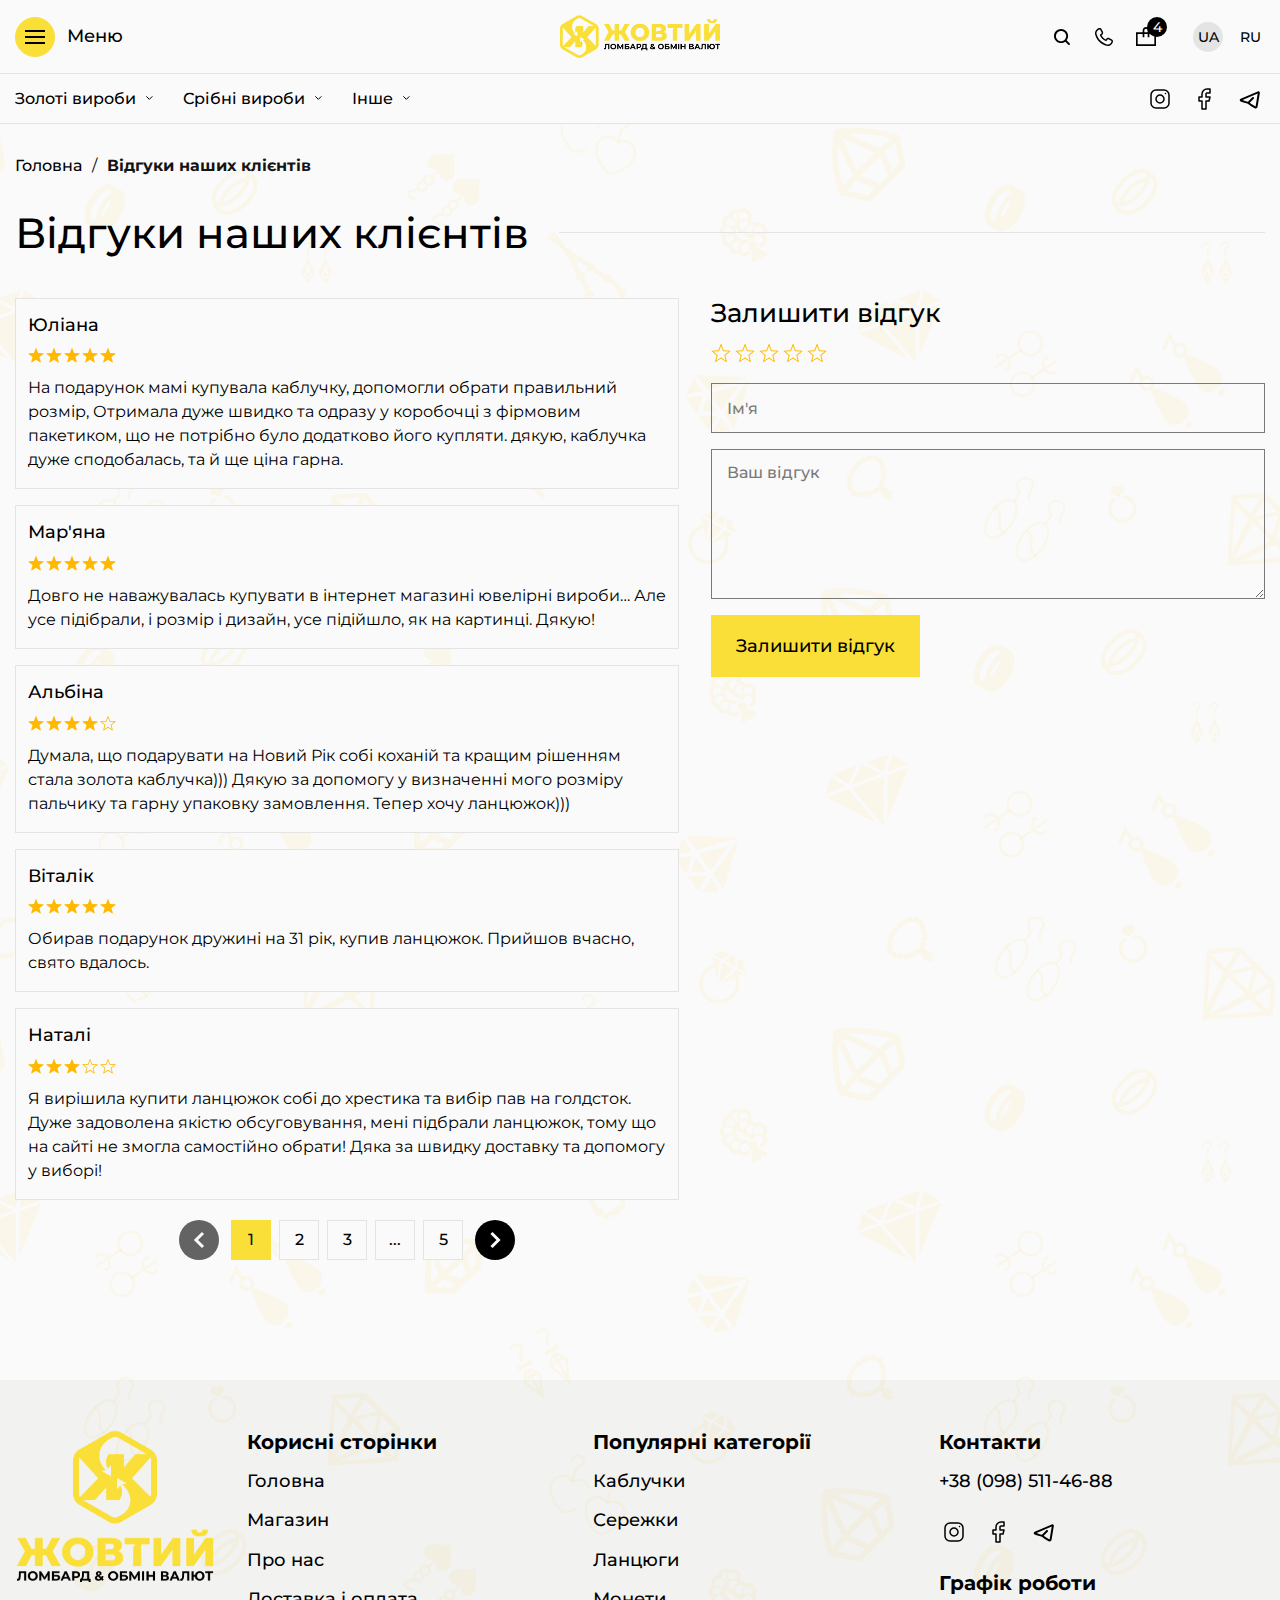
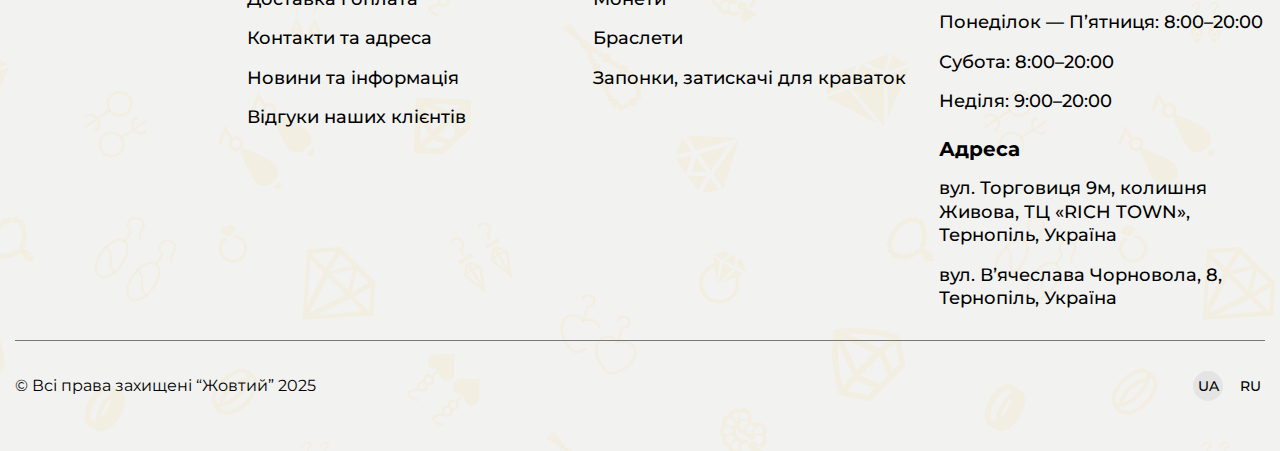
<file: reviewspage.html>
<!doctype html>
<html lang="uk">
	<head>
		<meta charset="UTF-8">
		<meta name="viewport" content="width=device-width, initial-scale=1.0">
		<link rel="preload" href="./assets/fonts/Montserrat-Regular.woff2" as="font" type="font/woff2" crossorigin="anonymous">
		<link rel="preload" href="./assets/fonts/Montserrat-Medium.woff2" as="font" type="font/woff2" crossorigin="anonymous">
		<link rel="preload" href="./assets/fonts/Montserrat-Bold.woff2" as="font" type="font/woff2" crossorigin="anonymous">
		<link rel="shortcut icon" href="./assets/img/favicon.ico">
		<title>Reviews page</title>
		<script type="module" crossorigin="" src="./js/app.min.js?v=1764943442837"></script>
		<link rel="stylesheet" crossorigin="" href="./css/app.min.css?v=1764943442837">
	</head>
	<body>
		<div class="wrapper">
			<header class="header">
				<div class="header__container">
					<div class="header__top">
						<div class="header__top-left">
							<button type="button" class="header__burger" data-menu="menu" data-menu-click="">
								<span class="header__burger-icon">
									<span></span>
								</span>
								<span class="header__burger-text">Меню</span>
							</button>
						</div>
						<a href="#" class="header__logo">
							<img alt="logo" loading="lazy" src="./assets/img/logo.webp">
						</a>
						<div class="header__top-right">
							<div class="header__actions" data-fls-dynamic=".menu__body, 767.98">
								<button type="button" class="header__action" data-menu="search-block" data-menu-click="">
									<svg width="20" height="20" viewbox="0 0 20 20" fill="none" xmlns="http://www.w3.org/2000/svg">
										<path d="M17.7222 16.3814L14.6465 13.3064C15.5786 12.0864 16.0899 10.6066 16.0901 9.04512C16.0901 7.16335 15.357 5.39408 14.0259 4.06349C12.695 2.7329 10.9256 2 9.04323 2C7.16107 2 5.39143 2.7329 4.06056 4.06349C1.31315 6.81056 1.31315 11.2801 4.06056 14.0267C5.39143 15.3576 7.16107 16.0905 9.04323 16.0905C10.6051 16.0903 12.0852 15.5791 13.3054 14.6472L16.3811 17.7222C16.5661 17.9074 16.809 18 17.0516 18C17.2943 18 17.5372 17.9074 17.7222 17.7222C18.0926 17.3521 18.0926 16.7516 17.7222 16.3814ZM5.40162 12.686C3.39374 10.6785 3.39397 7.41197 5.40162 5.40427C6.37431 4.43202 7.66767 3.89636 9.04323 3.89636C10.419 3.89636 11.7122 4.43202 12.6848 5.40427C13.6575 6.37675 14.1933 7.66984 14.1933 9.04512C14.1933 10.4206 13.6575 11.7135 12.6848 12.686C11.7122 13.6584 10.419 14.1941 9.04323 14.1941C7.66767 14.1941 6.37431 13.6584 5.40162 12.686Z" fill="currentColor"></path>
									</svg>
								</button>
								<a href="tel:+380985114688" class="header__action">
									<svg width="20" height="20" viewbox="0 0 20 20" fill="none" xmlns="http://www.w3.org/2000/svg">
										<path d="M7.12411 1.60424C7.24688 1.72739 7.35396 1.86523 7.44304 2.01479L8.83525 4.3969C9.16981 4.96877 9.26833 5.65249 9.11045 6.30674C8.95256 6.96099 8.55034 7.53575 7.98693 7.91221L7.49566 8.24087C8.45555 10.0482 9.93181 11.5222 11.742 12.4806L12.0811 11.9829C12.4612 11.4245 13.0378 11.0274 13.6922 10.8734C14.3465 10.7194 15.0291 10.8201 15.5995 11.1549L17.9901 12.5596C18.3605 12.7788 18.6518 13.1078 18.8248 13.5023C18.9978 13.8967 19.0441 14.3377 18.9575 14.7655C18.7962 15.4709 18.4923 16.1393 18.0646 16.7291C17.6369 17.3189 17.0945 17.8176 16.471 18.1943C15.8963 18.564 15.2547 18.8139 14.5856 18.9285C13.9166 19.043 13.2345 19.0198 12.5815 18.8602C9.82347 18.125 7.32033 16.6849 5.31546 14.6799C3.31058 12.6749 1.87221 10.1733 1.1402 7.41836C0.979747 6.76208 0.956742 6.07663 1.07261 5.40442C1.18847 4.73221 1.44074 4.08756 1.81381 3.51036C2.18701 2.89355 2.68123 2.35674 3.26585 1.93316C3.85048 1.50957 4.51307 1.20823 5.21262 1.04778C5.55632 0.973783 5.911 0.985898 6.24468 1.08304C6.57837 1.18018 6.88059 1.35929 7.12411 1.60424ZM8.23205 11.7412C7.24132 10.7529 6.43835 9.59278 5.86045 8.31459C5.7881 8.1544 5.77612 7.97227 5.82667 7.80106C5.87722 7.62985 5.98697 7.48084 6.13612 7.38092L7.17945 6.68365C7.4222 6.52133 7.59553 6.27366 7.66366 5.99174C7.7318 5.70981 7.68955 5.41515 7.54563 5.16856L6.15619 2.78921C6.0931 2.67755 5.99585 2.58945 5.87829 2.53746C5.76072 2.48547 5.62882 2.47224 5.50136 2.49963C5.00051 2.61625 4.52657 2.83398 4.10901 3.13927C3.69146 3.44457 3.33923 3.83089 3.07425 4.27421C2.81067 4.67582 2.6309 5.12505 2.54597 5.59426C2.46105 6.06347 2.47278 6.54274 2.58044 7.00259C3.24663 9.51171 4.5562 11.7902 6.3818 13.6164C8.2074 15.4426 10.4869 16.7545 12.9986 17.4243C13.4547 17.5308 13.93 17.5423 14.3954 17.4583C14.8607 17.3743 15.3062 17.1965 15.7045 16.9358C16.1503 16.6669 16.5392 16.3119 16.8475 15.8922C17.1559 15.4726 17.3775 14.997 17.4989 14.4941C17.5241 14.3668 17.5095 14.2358 17.4571 14.1191C17.4047 14.0023 17.317 13.9054 17.2061 13.8417L14.8162 12.4391C14.5704 12.2948 14.2762 12.2514 13.9942 12.3178C13.7123 12.3842 13.4639 12.5555 13.3002 12.7963L12.592 13.8437C12.4913 13.9918 12.3419 14.1004 12.1706 14.1499C11.9993 14.1995 11.8174 14.1868 11.6576 14.114C10.3812 13.5316 9.22197 12.7286 8.23205 11.7412Z" fill="currentColor"></path>
									</svg>
								</a>
								<button type="button" class="header__action" data-menu="cart" data-menu-click="">
									<svg width="20" height="20" viewbox="0 0 20 20" fill="none" xmlns="http://www.w3.org/2000/svg">
										<path fill-rule="evenodd" clip-rule="evenodd" d="M6.66667 5.18182V3.45455C6.66667 1.54666 8.15905 3.8147e-06 10 3.8147e-06C11.841 3.8147e-06 13.3333 1.54666 13.3333 3.45455V5.18182H20V19H0V5.18182H6.66667ZM11.6667 3.45455V5.18182H8.33333V3.45455C8.33333 2.50061 9.07953 1.72728 10 1.72728C10.9205 1.72728 11.6667 2.50061 11.6667 3.45455ZM13.3333 10.3636V6.90909H18.3333V17.2727H1.66667V6.90909H6.66667V10.3636H8.33333V6.90909H11.6667V10.3636H13.3333Z" fill="currentColor"></path>
									</svg>
									<span class="header__action-count">4</span>
								</button>
							</div>
							<div class="header__lang lang-block" data-fls-dynamic=".menu__head, 767.98">
								<a href="#" class="lang-block__link is-active">UA</a>
								<a href="#" class="lang-block__link">RU</a>
							</div>
							<button type="button" class="header__cart" data-menu="cart" data-menu-click="">
								<svg width="20" height="20" viewbox="0 0 20 20" fill="none" xmlns="http://www.w3.org/2000/svg">
									<path fill-rule="evenodd" clip-rule="evenodd" d="M6.66667 5.18182V3.45455C6.66667 1.54666 8.15905 3.8147e-06 10 3.8147e-06C11.841 3.8147e-06 13.3333 1.54666 13.3333 3.45455V5.18182H20V19H0V5.18182H6.66667ZM11.6667 3.45455V5.18182H8.33333V3.45455C8.33333 2.50061 9.07953 1.72728 10 1.72728C10.9205 1.72728 11.6667 2.50061 11.6667 3.45455ZM13.3333 10.3636V6.90909H18.3333V17.2727H1.66667V6.90909H6.66667V10.3636H8.33333V6.90909H11.6667V10.3636H13.3333Z" fill="currentColor"></path>
								</svg>
								<span class="header__cart-count">4</span>
							</button>
						</div>
						<div class="header__menu menu" data-menu-target="menu">
							<nav class="menu__body">
								<div class="menu__head">
									<button type="button" class="menu__close" data-menu-close="">
										<svg width="10" height="10" viewbox="0 0 10 10" fill="none" xmlns="http://www.w3.org/2000/svg">
											<path d="M5.59967 4.99971L9.5 8.90004L8.90004 9.5L5.00029 5.60025L1.10055 9.5L0.500586 8.90004L4.40033 5.00029L0.5 1.09996L1.10055 0.500586L4.99971 4.39975L8.89945 0.5L9.49941 1.09996L5.59967 4.99971Z" fill="currentColor"></path>
										</svg>
									</button>
								</div>
								<ul class="menu__list">
									<li class="menu__item">
										<a href="#" class="menu__link">Головна</a>
									</li>
									<li class="menu__item">
										<a href="#" class="menu__link">Магазин</a>
									</li>
									<li class="menu__item">
										<a href="#" class="menu__link">Про нас</a>
									</li>
									<li class="menu__item">
										<a href="#" class="menu__link">Доставка і оплата</a>
									</li>
									<li class="menu__item">
										<a href="#" class="menu__link">Контакти та адреса</a>
									</li>
									<li class="menu__item">
										<a href="#" class="menu__link">Новини та інформація</a>
									</li>
									<li class="menu__item">
										<a href="#" class="menu__link">Відгуки наших клієнтів</a>
									</li>
								</ul>
							</nav>
						</div>
					</div>
					<div class="header__bottom">
						<button type="button" class="header__catalog" data-menu="catalog" data-menu-click="">
							<svg width="14" height="9" viewbox="0 0 14 9" fill="none" xmlns="http://www.w3.org/2000/svg">
								<path d="M0 0H14V1H0V0Z" fill="currentColor"></path>
								<path d="M0 4H14V5H0V4Z" fill="currentColor"></path>
								<path d="M0 8H14V9H0V8Z" fill="currentColor"></path>
							</svg>
							<span>Каталог</span>
						</button>
						<nav class="header__menu-catalog menu-catalog" data-menu-target="catalog">
							<div class="menu-catalog__head">
								<button type="button" class="menu-catalog__close" data-menu-close="">
									<svg width="10" height="10" viewbox="0 0 10 10" fill="none" xmlns="http://www.w3.org/2000/svg">
										<path d="M5.59967 4.99971L9.5 8.90004L8.90004 9.5L5.00029 5.60025L1.10055 9.5L0.500586 8.90004L4.40033 5.00029L0.5 1.09996L1.10055 0.500586L4.99971 4.39975L8.89945 0.5L9.49941 1.09996L5.59967 4.99971Z" fill="currentColor"></path>
									</svg>
								</button>
								<a href="#" class="menu-catalog__logo">
									<img alt="logo" loading="lazy" src="./assets/img/logo.webp">
								</a>
							</div>
							<ul class="menu-catalog__list">
								<li class="menu-catalog__item">
									<a href="#" class="menu-catalog__link" data-menu="gold">Золоті вироби</a>
								</li>
								<li class="menu-catalog__item">
									<a href="#" class="menu-catalog__link" data-menu="silver">Срібні вироби</a>
								</li>
								<li class="menu-catalog__item">
									<a href="#" class="menu-catalog__link" data-menu="other">Інше</a>
								</li>
							</ul>
						</nav>
						<div data-fls-dynamic=".menu__body, 767.98" class="header__socials social">
							<a href="#" class="social__link">
								<svg width="24" height="24" target="_blank" viewbox="0 0 24 24" fill="none" xmlns="http://www.w3.org/2000/svg">
									<path d="M12 16C13.0609 16 14.0783 15.5786 14.8284 14.8284C15.5786 14.0783 16 13.0609 16 12C16 10.9391 15.5786 9.92172 14.8284 9.17157C14.0783 8.42143 13.0609 8 12 8C10.9391 8 9.92172 8.42143 9.17157 9.17157C8.42143 9.92172 8 10.9391 8 12C8 13.0609 8.42143 14.0783 9.17157 14.8284C9.92172 15.5786 10.9391 16 12 16Z" stroke="currentColor" stroke-width="1.5" stroke-linecap="round" stroke-linejoin="round"></path>
									<path d="M3 16V8C3 6.67392 3.52678 5.40215 4.46447 4.46447C5.40215 3.52678 6.67392 3 8 3H16C17.3261 3 18.5979 3.52678 19.5355 4.46447C20.4732 5.40215 21 6.67392 21 8V16C21 17.3261 20.4732 18.5979 19.5355 19.5355C18.5979 20.4732 17.3261 21 16 21H8C6.67392 21 5.40215 20.4732 4.46447 19.5355C3.52678 18.5979 3 17.3261 3 16Z" stroke="currentColor" stroke-width="1.5"></path>
									<path d="M17.5 6.51002L17.51 6.49902" stroke="currentColor" stroke-width="1.5" stroke-linecap="round" stroke-linejoin="round"></path>
								</svg>
							</a>
							<a href="#" class="social__link">
								<svg width="24" height="24" target="_blank" viewbox="0 0 24 24" fill="none" xmlns="http://www.w3.org/2000/svg">
									<path d="M17 2H14C12.6739 2 11.4021 2.52678 10.4645 3.46447C9.52678 4.40215 9 5.67392 9 7V10H6V14H9V22H13V14H16L17 10H13V7C13 6.73478 13.1054 6.48043 13.2929 6.29289C13.4804 6.10536 13.7348 6 14 6H17V2Z" stroke="currentColor" stroke-width="1.5" stroke-linecap="round" stroke-linejoin="round"></path>
								</svg>
							</a>
							<a href="https://t.me/Ternopil_RT" target="_blank" class="social__link">
								<svg width="24" height="24" viewbox="0 0 24 24" fill="none" xmlns="http://www.w3.org/2000/svg">
									<path fill-rule="evenodd" clip-rule="evenodd" d="M21.84 6.05599C21.8836 5.79131 21.8555 5.51977 21.7585 5.26967C21.6615 5.01957 21.4992 4.80006 21.2885 4.634C21.0778 4.46795 20.8265 4.36144 20.5606 4.32555C20.2948 4.28967 20.0242 4.32574 19.777 4.42999L2.67703 11.63C1.48503 12.132 1.42403 13.856 2.67703 14.376C3.91791 14.893 5.1767 15.366 6.45103 15.794C7.61903 16.18 8.89303 16.537 9.91403 16.638C10.193 16.972 10.544 17.294 10.902 17.588C11.449 18.038 12.107 18.501 12.787 18.945C14.149 19.835 15.66 20.686 16.678 21.24C17.895 21.9 19.352 21.14 19.57 19.813L21.84 6.05599ZM4.59403 12.993L19.718 6.62499L17.6 19.465C16.601 18.922 15.162 18.109 13.88 17.271C13.2892 16.8916 12.7187 16.4814 12.171 16.042C12.0247 15.9224 11.8826 15.7977 11.745 15.668L15.706 11.708C15.8937 11.5205 15.9991 11.2661 15.9992 11.0008C15.9993 10.7356 15.894 10.4811 15.7065 10.2935C15.519 10.1059 15.2647 10.0004 14.9994 10.0003C14.7341 10.0002 14.4797 10.1055 14.292 10.293L9.95503 14.63C9.22103 14.536 8.19903 14.264 7.07703 13.894C6.24174 13.6157 5.41411 13.3149 4.59503 12.992L4.59403 12.993Z" fill="currentColor"></path>
								</svg>
							</a>
						</div>
					</div>
				</div>
				<div class="submenu" data-menu-target="gold">
					<div class="submenu__head">
						<button type="button" class="submenu__back" data-menu="catalog" data-menu-click="">
							<svg width="12" height="12" viewbox="0 0 12 12" fill="none" xmlns="http://www.w3.org/2000/svg">
								<path d="M-7.15493e-08 6L6.27123 12L7.34551 10.8771L3.05975 6.77693L12 6.77693L12 5.22307L3.05975 5.22307L7.34551 1.12291L6.27123 -6.83149e-08L-7.15493e-08 6Z" fill="#898989"></path>
							</svg>
							<span>Назад</span>
						</button>
						<button type="button" class="submenu__close" data-menu-close="">
							<svg width="10" height="10" viewbox="0 0 10 10" fill="none" xmlns="http://www.w3.org/2000/svg">
								<path d="M5.59967 4.99971L9.5 8.90004L8.90004 9.5L5.00029 5.60025L1.10055 9.5L0.500586 8.90004L4.40033 5.00029L0.5 1.09996L1.10055 0.500586L4.99971 4.39975L8.89945 0.5L9.49941 1.09996L5.59967 4.99971Z" fill="currentColor"></path>
							</svg>
						</button>
					</div>
					<ul class="submenu__list">
						<li class="submenu__item">
							<a href="#" class="submenu__link">
								<figure class="submenu__link-icon">
									<img alt="Image" loading="lazy" src="./assets/img/menu-catalog/image-3.webp">
								</figure>
								<span>Браслети</span>
							</a>
						</li>
						<li class="submenu__item">
							<a href="#" class="submenu__link">
								<figure class="submenu__link-icon">
									<img alt="Image" loading="lazy" src="./assets/img/menu-catalog/image-23.webp">
								</figure>
								<span>Брошки</span>
							</a>
						</li>
						<li class="submenu__item">
							<a href="#" class="submenu__link">
								<figure class="submenu__link-icon">
									<img alt="Image" loading="lazy" src="./assets/img/menu-catalog/image-26.webp">
								</figure>
								<span>Запонки, затискачі для краваток</span>
							</a>
						</li>
						<li class="submenu__item">
							<a href="#" class="submenu__link">
								<figure class="submenu__link-icon">
									<img alt="Image" loading="lazy" src="./assets/img/menu-catalog/image-4.webp">
								</figure>
								<span>Каблучки</span>
							</a>
						</li>
						<li class="submenu__item">
							<a href="#" class="submenu__link">
								<figure class="submenu__link-icon">
									<img alt="Image" loading="lazy" src="./assets/img/menu-catalog/image-21.webp">
								</figure>
								<span>Кольє</span>
							</a>
						</li>
						<li class="submenu__item">
							<a href="#" class="submenu__link">
								<figure class="submenu__link-icon">
									<img alt="Image" loading="lazy" src="./assets/img/menu-catalog/image-28.webp">
								</figure>
								<span>Ланцюги</span>
							</a>
						</li>
						<li class="submenu__item">
							<a href="#" class="submenu__link">
								<figure class="submenu__link-icon">
									<img alt="Image" loading="lazy" src="./assets/img/menu-catalog/image-29.webp">
								</figure>
								<span>Ладанки</span>
							</a>
						</li>
						<li class="submenu__item">
							<a href="#" class="submenu__link">
								<figure class="submenu__link-icon">
									<img alt="Image" loading="lazy" src="./assets/img/menu-catalog/image-30.webp">
								</figure>
								<span>Монети</span>
							</a>
						</li>
						<li class="submenu__item">
							<a href="#" class="submenu__link">
								<figure class="submenu__link-icon">
									<img alt="Image" loading="lazy" src="./assets/img/menu-catalog/image-19.webp">
								</figure>
								<span>Підвіси</span>
							</a>
						</li>
						<li class="submenu__item">
							<a href="#" class="submenu__link">
								<figure class="submenu__link-icon">
									<img alt="Image" loading="lazy" src="./assets/img/menu-catalog/image-10.webp">
								</figure>
								<span>Сережки</span>
							</a>
						</li>
						<li class="submenu__item">
							<a href="#" class="submenu__link">
								<figure class="submenu__link-icon">
									<img alt="Image" loading="lazy" src="./assets/img/menu-catalog/image-31.webp">
								</figure>
								<span>Шпильки</span>
							</a>
						</li>
					</ul>
				</div>
				<div class="submenu" data-menu-target="silver">
					<div class="submenu__head">
						<button type="button" class="submenu__back" data-menu="catalog" data-menu-click="">
							<svg width="12" height="12" viewbox="0 0 12 12" fill="none" xmlns="http://www.w3.org/2000/svg">
								<path d="M-7.15493e-08 6L6.27123 12L7.34551 10.8771L3.05975 6.77693L12 6.77693L12 5.22307L3.05975 5.22307L7.34551 1.12291L6.27123 -6.83149e-08L-7.15493e-08 6Z" fill="#898989"></path>
							</svg>
							<span>Назад</span>
						</button>
						<button type="button" class="submenu__close" data-menu-close="">
							<svg width="10" height="10" viewbox="0 0 10 10" fill="none" xmlns="http://www.w3.org/2000/svg">
								<path d="M5.59967 4.99971L9.5 8.90004L8.90004 9.5L5.00029 5.60025L1.10055 9.5L0.500586 8.90004L4.40033 5.00029L0.5 1.09996L1.10055 0.500586L4.99971 4.39975L8.89945 0.5L9.49941 1.09996L5.59967 4.99971Z" fill="currentColor"></path>
							</svg>
						</button>
					</div>
					<ul class="submenu__list">
						<li class="submenu__item">
							<a href="#" class="submenu__link">
								<figure class="submenu__link-icon">
									<img alt="Image" loading="lazy" src="./assets/img/menu-catalog/image-32.webp">
								</figure>
								<span>Браслети</span>
							</a>
						</li>
						<li class="submenu__item">
							<a href="#" class="submenu__link">
								<figure class="submenu__link-icon">
									<img alt="Image" loading="lazy" src="./assets/img/menu-catalog/image-23.webp">
								</figure>
								<span>Брошки</span>
							</a>
						</li>
						<li class="submenu__item">
							<a href="#" class="submenu__link">
								<figure class="submenu__link-icon">
									<img alt="Image" loading="lazy" src="./assets/img/menu-catalog/image-27.webp">
								</figure>
								<span>Запонки, затискачі для краваток</span>
							</a>
						</li>
						<li class="submenu__item">
							<a href="#" class="submenu__link">
								<figure class="submenu__link-icon">
									<img alt="Image" loading="lazy" src="./assets/img/menu-catalog/image-2.webp">
								</figure>
								<span>Каблучки</span>
							</a>
						</li>
						<li class="submenu__item">
							<a href="#" class="submenu__link">
								<figure class="submenu__link-icon">
									<img alt="Image" loading="lazy" src="./assets/img/menu-catalog/image-22.webp">
								</figure>
								<span>Кольє</span>
							</a>
						</li>
						<li class="submenu__item">
							<a href="#" class="submenu__link">
								<figure class="submenu__link-icon">
									<img alt="Image" loading="lazy" src="./assets/img/menu-catalog/image-33.webp">
								</figure>
								<span>Ланцюги</span>
							</a>
						</li>
						<li class="submenu__item">
							<a href="#" class="submenu__link">
								<figure class="submenu__link-icon">
									<img alt="Image" loading="lazy" src="./assets/img/menu-catalog/image-29.webp">
								</figure>
								<span>Ладанки</span>
							</a>
						</li>
						<li class="submenu__item">
							<a href="#" class="submenu__link">
								<figure class="submenu__link-icon">
									<img alt="Image" loading="lazy" src="./assets/img/menu-catalog/image-34.webp">
								</figure>
								<span>Монети</span>
							</a>
						</li>
						<li class="submenu__item">
							<a href="#" class="submenu__link">
								<figure class="submenu__link-icon">
									<img alt="Image" loading="lazy" src="./assets/img/menu-catalog/image-20.webp">
								</figure>
								<span>Підвіски</span>
							</a>
						</li>
						<li class="submenu__item">
							<a href="#" class="submenu__link">
								<figure class="submenu__link-icon">
									<img alt="Image" loading="lazy" src="./assets/img/menu-catalog/image-35.webp">
								</figure>
								<span>Сережки</span>
							</a>
						</li>
						<li class="submenu__item">
							<a href="#" class="submenu__link">
								<figure class="submenu__link-icon">
									<img alt="Image" loading="lazy" src="./assets/img/menu-catalog/image-36.webp">
								</figure>
								<span>Шпилька</span>
							</a>
						</li>
						<li class="submenu__item">
							<a href="#" class="submenu__link">
								<figure class="submenu__link-icon">
									<img alt="Image" loading="lazy" src="./assets/img/menu-catalog/image-25.webp">
								</figure>
								<span>Столове срібло</span>
							</a>
						</li>
					</ul>
				</div>
				<div class="submenu" data-menu-target="other">
					<div class="submenu__head">
						<button type="button" class="submenu__back" data-menu="catalog" data-menu-click="">
							<svg width="12" height="12" viewbox="0 0 12 12" fill="none" xmlns="http://www.w3.org/2000/svg">
								<path d="M-7.15493e-08 6L6.27123 12L7.34551 10.8771L3.05975 6.77693L12 6.77693L12 5.22307L3.05975 5.22307L7.34551 1.12291L6.27123 -6.83149e-08L-7.15493e-08 6Z" fill="#898989"></path>
							</svg>
							<span>Назад</span>
						</button>
						<button type="button" class="submenu__close" data-menu-close="">
							<svg width="10" height="10" viewbox="0 0 10 10" fill="none" xmlns="http://www.w3.org/2000/svg">
								<path d="M5.59967 4.99971L9.5 8.90004L8.90004 9.5L5.00029 5.60025L1.10055 9.5L0.500586 8.90004L4.40033 5.00029L0.5 1.09996L1.10055 0.500586L4.99971 4.39975L8.89945 0.5L9.49941 1.09996L5.59967 4.99971Z" fill="currentColor"></path>
							</svg>
						</button>
					</div>
					<ul class="submenu__list">
						<li class="submenu__item">
							<a href="#" class="submenu__link">
								<figure class="submenu__link-icon">
									<img alt="Image" loading="lazy" src="./assets/img/menu-catalog/image-34.webp">
								</figure>
								<span>Монети</span>
							</a>
						</li>
						<li class="submenu__item">
							<a href="#" class="submenu__link">
								<figure class="submenu__link-icon">
									<img alt="Image" loading="lazy" src="./assets/img/menu-catalog/image-37.webp">
								</figure>
								<span>Медалі</span>
							</a>
						</li>
						<li class="submenu__item">
							<a href="#" class="submenu__link">
								<figure class="submenu__link-icon">
									<img alt="Image" loading="lazy" src="./assets/img/menu-catalog/image-12.webp">
								</figure>
								<span>Iнше</span>
							</a>
						</li>
					</ul>
				</div>
				<div class="search-block" data-menu-target="search-block">
					<div class="search-block__container">
						<form class="search-block__field">
							<input autocomplete="off" type="text" name="search" placeholder="Пошук..." class="search-block__input">
							<button type="submit" class="search-block__button button-empty">
								<span>Знайти</span>
								<svg width="21" height="14" viewbox="0 0 21 14" fill="none" xmlns="http://www.w3.org/2000/svg">
									<path d="M12.9999 0.999935L19 7L12.9999 13.0001M17.9999 6.99994H-0.00012207" stroke="currentColor" stroke-width="2"></path>
								</svg>
							</button>
							<button type="button" class="search-block__close" data-menu-close="">
								<svg width="14" height="14" viewbox="0 0 14 14" fill="none" xmlns="http://www.w3.org/2000/svg">
									<path d="M13 1L1 13M1 1L13 13" stroke="currentColor" stroke-linecap="round" stroke-linejoin="round"></path>
								</svg>
							</button>
						</form>
					</div>
				</div>
			</header>
			<main class="page page--reviewspage">
				<div class="breadcrumbs">
					<div class="breadcrumbs__container">
						<ul class="breadcrumbs__list">
							<li class="breadcrumbs__item">
								<a href="#" class="breadcrumbs__link">Головна</a>
							</li>
							<li class="breadcrumbs__item">
								<span class="breadcrumbs__link is-active">Відгуки наших клієнтів</span>
							</li>
						</ul>
					</div>
				</div>
				<section class="reviews-block">
					<div class="reviews-block__container">
						<h1 class="reviews-block__title title title--h2 lines-decor lines-decor--right">Відгуки наших клієнтів</h1>
						<div class="reviews-block__body">
							<div class="reviews-block__content">
								<div class="reviews-block__items">
									<div class="reviews-card">
										<div class="reviews-card__head">
											<div class="reviews-card__name">Юліана</div>
											<div class="reviews-card__stars">
												<img src="./assets/img/icons/star-full.svg" alt="Image" loading="lazy">
												<img src="./assets/img/icons/star-full.svg" alt="Image" loading="lazy">
												<img src="./assets/img/icons/star-full.svg" alt="Image" loading="lazy">
												<img src="./assets/img/icons/star-full.svg" alt="Image" loading="lazy">
												<img src="./assets/img/icons/star-full.svg" alt="Image" loading="lazy">
											</div>
										</div>
										<div class="reviews-card__text">
											На подарунок мамі купувала каблучку, допомогли обрати правильний розмір, Отримала дуже
                            швидко та
                            одразу у коробочці з
                            фірмовим пакетиком, що не потрібно було додатково його купляти. дякую, каблучка дуже
                            сподобалась, та й ще ціна гарна.
										</div>
									</div>
									<div class="reviews-card">
										<div class="reviews-card__head">
											<div class="reviews-card__name">Мар'яна</div>
											<div class="reviews-card__stars">
												<img src="./assets/img/icons/star-full.svg" alt="Image" loading="lazy">
												<img src="./assets/img/icons/star-full.svg" alt="Image" loading="lazy">
												<img src="./assets/img/icons/star-full.svg" alt="Image" loading="lazy">
												<img src="./assets/img/icons/star-full.svg" alt="Image" loading="lazy">
												<img src="./assets/img/icons/star-full.svg" alt="Image" loading="lazy">
											</div>
										</div>
										<div class="reviews-card__text">
											Довго не наважувалась купувати в інтернет магазині ювелірні вироби… Але усе підібрали, і
                            розмір
                            і дизайн, усе підійшло,
                            як на картинці. Дякую!
										</div>
									</div>
									<div class="reviews-card">
										<div class="reviews-card__head">
											<div class="reviews-card__name">Альбіна</div>
											<div class="reviews-card__stars">
												<img src="./assets/img/icons/star-full.svg" alt="Image" loading="lazy">
												<img src="./assets/img/icons/star-full.svg" alt="Image" loading="lazy">
												<img src="./assets/img/icons/star-full.svg" alt="Image" loading="lazy">
												<img src="./assets/img/icons/star-full.svg" alt="Image" loading="lazy">
												<img src="./assets/img/icons/star-empty.svg" alt="Image" loading="lazy">
											</div>
										</div>
										<div class="reviews-card__text">
											Думала, що подарувати на Новий Рік собі коханій та кращим рішенням стала золота каблучка)))
                            Дякую за допомогу у
                            визначенні мого розміру пальчику та гарну упаковку замовлення. Тепер хочу ланцюжок)))
										</div>
									</div>
									<div class="reviews-card">
										<div class="reviews-card__head">
											<div class="reviews-card__name">Віталік</div>
											<div class="reviews-card__stars">
												<img src="./assets/img/icons/star-full.svg" alt="Image" loading="lazy">
												<img src="./assets/img/icons/star-full.svg" alt="Image" loading="lazy">
												<img src="./assets/img/icons/star-full.svg" alt="Image" loading="lazy">
												<img src="./assets/img/icons/star-full.svg" alt="Image" loading="lazy">
												<img src="./assets/img/icons/star-full.svg" alt="Image" loading="lazy">
											</div>
										</div>
										<div class="reviews-card__text">
											Обирав подарунок дружині на 31 рік, купив ланцюжок. Прийшов вчасно, свято вдалось.
										</div>
									</div>
									<div class="reviews-card">
										<div class="reviews-card__head">
											<div class="reviews-card__name">Наталі</div>
											<div class="reviews-card__stars">
												<img src="./assets/img/icons/star-full.svg" alt="Image" loading="lazy">
												<img src="./assets/img/icons/star-full.svg" alt="Image" loading="lazy">
												<img src="./assets/img/icons/star-full.svg" alt="Image" loading="lazy">
												<img src="./assets/img/icons/star-empty.svg" alt="Image" loading="lazy">
												<img src="./assets/img/icons/star-empty.svg" alt="Image" loading="lazy">
											</div>
										</div>
										<div class="reviews-card__text">
											Я вирішила купити ланцюжок собі до хрестика та вибір пав на голдсток. Дуже задоволена якістю
                            обсуговування, мені
                            підбрали ланцюжок, тому що на сайті не змогла самостійно обрати! Дяка за швидку доставку та
                            допомогу у виборі!
										</div>
									</div>
								</div>
								<div class="pagination">
									<button type="button" class="pagination__arrow" disabled>
										<svg width="12" height="18" viewbox="0 0 12 18" fill="none" xmlns="http://www.w3.org/2000/svg">
											<path d="M10 16L3 9L10 2" stroke="currentColor" stroke-width="3"></path>
										</svg>
									</button>
									<ul class="pagination__list">
										<li class="pagination__item">
											<a href="#" class="pagination__link is-active">1</a>
										</li>
										<li class="pagination__item">
											<a href="#" class="pagination__link">2</a>
										</li>
										<li class="pagination__item">
											<a href="#" class="pagination__link">3</a>
										</li>
										<li class="pagination__item">
											<span>...</span>
										</li>
										<li class="pagination__item">
											<a href="#" class="pagination__link">5</a>
										</li>
									</ul>
									<button type="button" class="pagination__arrow">
										<svg width="11" height="18" viewbox="0 0 11 18" fill="none" xmlns="http://www.w3.org/2000/svg">
											<path d="M1.5 2L8.5 9L1.5 16" stroke="currentColor" stroke-width="3"></path>
										</svg>
									</button>
								</div>
							</div>
							<div class="reviews-block__form">
								<div class="reviews-block__form-title title title--h3">Залишити відгук</div>
								<div class="reviews-block__form-body">
									<div data-fls-rating="set" class="rating"></div>
									<fieldset class="reviews-block__form-inputs">
										<div class="input-field">
											<input type="text" name="name" placeholder="Ім'я" class="input-field__input input">
										</div>
										<div class="input-field">
											<textarea name="comment" placeholder="Ваш відгук" class="input-field__input input"></textarea>
										</div>
									</fieldset>
									<button type="submit" class="reviews-block__form-send button">Залишити відгук</button>
								</div>
							</div>
						</div>
					</div>
				</section>
			</main>
			<footer class="footer">
				<div class="footer__container">
					<div class="footer__body">
						<a href="#" class="footer__logo">
							<img alt="Image" loading="lazy" src="./assets/img/jovtyi_logo_1.webp">
						</a>
						<nav class="footer__menu">
							<div class="footer__menu-col">
								<div class="footer__menu-title">Корисні сторінки</div>
								<ul class="footer__menu-list">
									<li class="footer__menu-item">
										<a href="#" class="footer__menu-link">Головна</a>
									</li>
									<li class="footer__menu-item">
										<a href="#" class="footer__menu-link">Магазин</a>
									</li>
									<li class="footer__menu-item">
										<a href="#" class="footer__menu-link">Про нас</a>
									</li>
									<li class="footer__menu-item">
										<a href="#" class="footer__menu-link">Доставка і оплата</a>
									</li>
									<li class="footer__menu-item">
										<a href="#" class="footer__menu-link">Контакти та адреса</a>
									</li>
									<li class="footer__menu-item">
										<a href="#" class="footer__menu-link">Новини та інформація</a>
									</li>
									<li class="footer__menu-item">
										<a href="#" class="footer__menu-link">Відгуки наших клієнтів</a>
									</li>
								</ul>
							</div>
							<div class="footer__menu-col">
								<div class="footer__menu-title">Популярні категорії</div>
								<ul class="footer__menu-list">
									<li class="footer__menu-item">
										<a href="#" class="footer__menu-link">Каблучки</a>
									</li>
									<li class="footer__menu-item">
										<a href="#" class="footer__menu-link">Сережки</a>
									</li>
									<li class="footer__menu-item">
										<a href="#" class="footer__menu-link">Ланцюги</a>
									</li>
									<li class="footer__menu-item">
										<a href="#" class="footer__menu-link">Монети</a>
									</li>
									<li class="footer__menu-item">
										<a href="#" class="footer__menu-link">Браслети</a>
									</li>
									<li class="footer__menu-item">
										<a href="#" class="footer__menu-link">Запонки, затискачі для краваток</a>
									</li>
								</ul>
							</div>
							<div class="footer__menu-col">
								<div class="footer__menu-title">Контакти</div>
								<ul class="footer__menu-list">
									<li class="footer__menu-item">
										<a href="tel:+380985114688" class="footer__menu-link">+38 (098) 511-46-88</a>
									</li>
								</ul>
								<div class="footer__menu-socials social">
									<a href="#" class="social__link">
										<svg width="24" height="24" target="_blank" viewbox="0 0 24 24" fill="none" xmlns="http://www.w3.org/2000/svg">
											<path d="M12 16C13.0609 16 14.0783 15.5786 14.8284 14.8284C15.5786 14.0783 16 13.0609 16 12C16 10.9391 15.5786 9.92172 14.8284 9.17157C14.0783 8.42143 13.0609 8 12 8C10.9391 8 9.92172 8.42143 9.17157 9.17157C8.42143 9.92172 8 10.9391 8 12C8 13.0609 8.42143 14.0783 9.17157 14.8284C9.92172 15.5786 10.9391 16 12 16Z" stroke="currentColor" stroke-width="1.5" stroke-linecap="round" stroke-linejoin="round"></path>
											<path d="M3 16V8C3 6.67392 3.52678 5.40215 4.46447 4.46447C5.40215 3.52678 6.67392 3 8 3H16C17.3261 3 18.5979 3.52678 19.5355 4.46447C20.4732 5.40215 21 6.67392 21 8V16C21 17.3261 20.4732 18.5979 19.5355 19.5355C18.5979 20.4732 17.3261 21 16 21H8C6.67392 21 5.40215 20.4732 4.46447 19.5355C3.52678 18.5979 3 17.3261 3 16Z" stroke="currentColor" stroke-width="1.5"></path>
											<path d="M17.5 6.51002L17.51 6.49902" stroke="currentColor" stroke-width="1.5" stroke-linecap="round" stroke-linejoin="round"></path>
										</svg>
									</a>
									<a href="#" class="social__link">
										<svg width="24" height="24" target="_blank" viewbox="0 0 24 24" fill="none" xmlns="http://www.w3.org/2000/svg">
											<path d="M17 2H14C12.6739 2 11.4021 2.52678 10.4645 3.46447C9.52678 4.40215 9 5.67392 9 7V10H6V14H9V22H13V14H16L17 10H13V7C13 6.73478 13.1054 6.48043 13.2929 6.29289C13.4804 6.10536 13.7348 6 14 6H17V2Z" stroke="currentColor" stroke-width="1.5" stroke-linecap="round" stroke-linejoin="round"></path>
										</svg>
									</a>
									<a href="https://t.me/Ternopil_RT" target="_blank" class="social__link">
										<svg width="24" height="24" viewbox="0 0 24 24" fill="none" xmlns="http://www.w3.org/2000/svg">
											<path fill-rule="evenodd" clip-rule="evenodd" d="M21.84 6.05599C21.8836 5.79131 21.8555 5.51977 21.7585 5.26967C21.6615 5.01957 21.4992 4.80006 21.2885 4.634C21.0778 4.46795 20.8265 4.36144 20.5606 4.32555C20.2948 4.28967 20.0242 4.32574 19.777 4.42999L2.67703 11.63C1.48503 12.132 1.42403 13.856 2.67703 14.376C3.91791 14.893 5.1767 15.366 6.45103 15.794C7.61903 16.18 8.89303 16.537 9.91403 16.638C10.193 16.972 10.544 17.294 10.902 17.588C11.449 18.038 12.107 18.501 12.787 18.945C14.149 19.835 15.66 20.686 16.678 21.24C17.895 21.9 19.352 21.14 19.57 19.813L21.84 6.05599ZM4.59403 12.993L19.718 6.62499L17.6 19.465C16.601 18.922 15.162 18.109 13.88 17.271C13.2892 16.8916 12.7187 16.4814 12.171 16.042C12.0247 15.9224 11.8826 15.7977 11.745 15.668L15.706 11.708C15.8937 11.5205 15.9991 11.2661 15.9992 11.0008C15.9993 10.7356 15.894 10.4811 15.7065 10.2935C15.519 10.1059 15.2647 10.0004 14.9994 10.0003C14.7341 10.0002 14.4797 10.1055 14.292 10.293L9.95503 14.63C9.22103 14.536 8.19903 14.264 7.07703 13.894C6.24174 13.6157 5.41411 13.3149 4.59503 12.992L4.59403 12.993Z" fill="currentColor"></path>
										</svg>
									</a>
								</div>
								<div class="footer__menu-title">Графік роботи</div>
								<ul class="footer__menu-list">
									<li class="footer__menu-item">Понеділок — П’ятниця: 8:00–20:00</li>
									<li class="footer__menu-item">Субота: 8:00–20:00</li>
									<li class="footer__menu-item">Неділя: 9:00–20:00</li>
								</ul>
								<div class="footer__menu-title">Адреса</div>
								<ul class="footer__menu-list">
									<li class="footer__menu-item">вул. Торговиця 9м, колишня Живова, ТЦ «RICH TOWN», Тернопіль, Україна</li>
									<li class="footer__menu-item">вул. Вʼячеслава Чорновола, 8, Тернопіль, Україна</li>
								</ul>
							</div>
						</nav>
					</div>
					<div class="footer__bottom">
						<div class="footer__copy">© Всі права захищені “Жовтий” 2025</div>
						<div class="footer__lang lang-block">
							<a href="#" class="lang-block__link is-active">UA</a>
							<a href="#" class="lang-block__link">RU</a>
						</div>
					</div>
				</div>
			</footer>
		</div>
	</body>
</html>
</file>
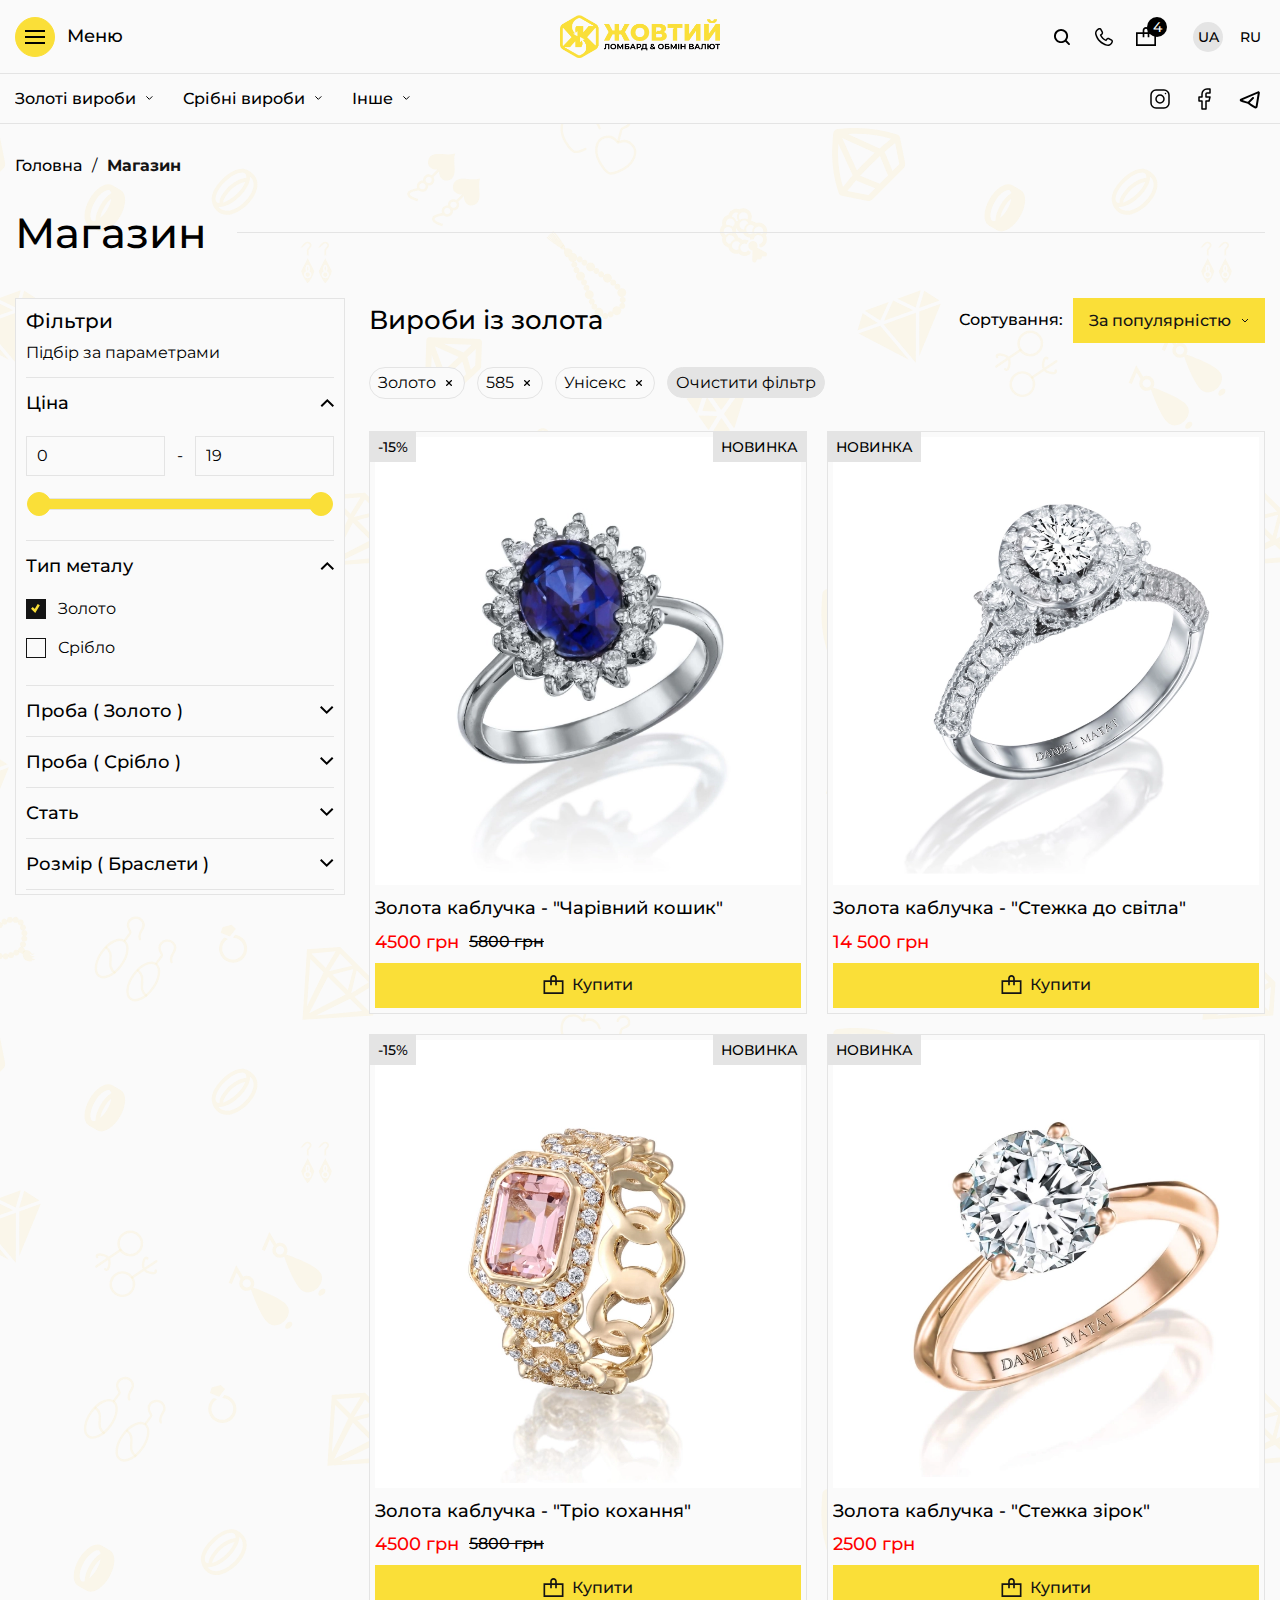
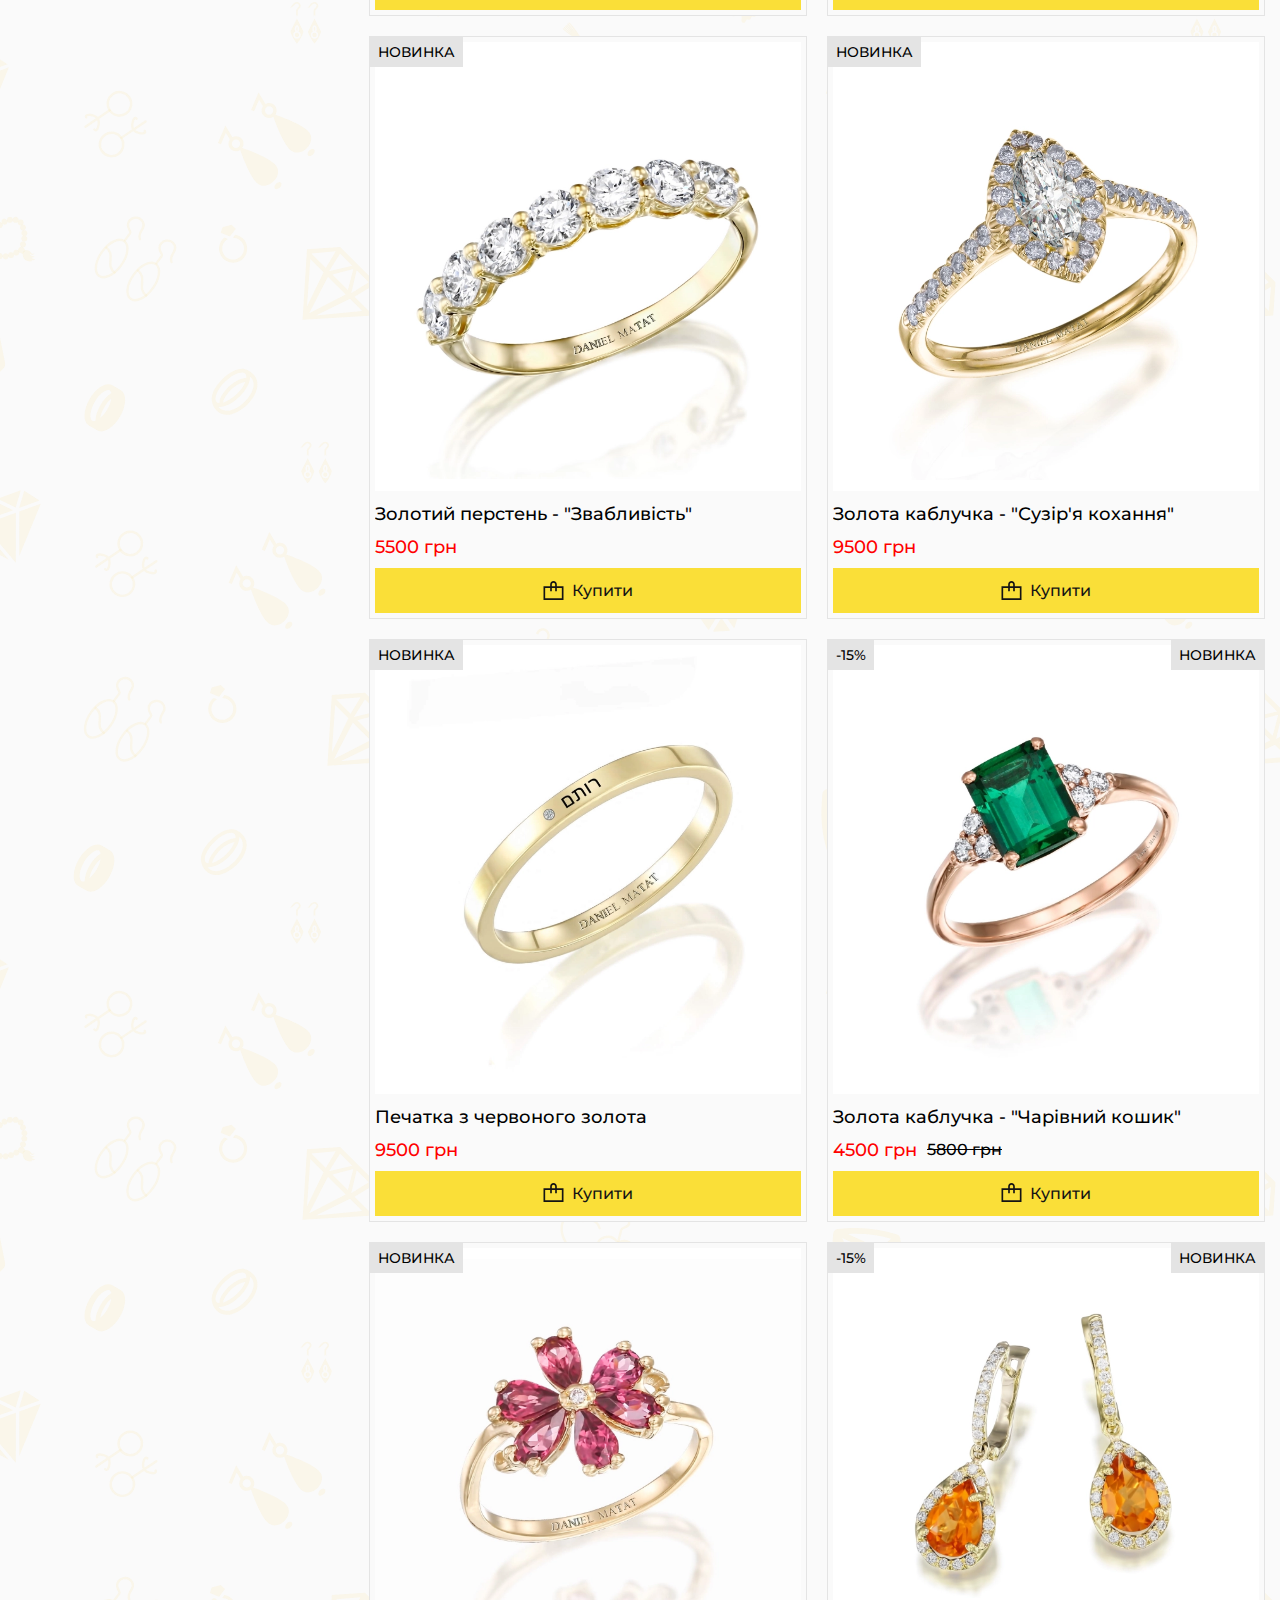
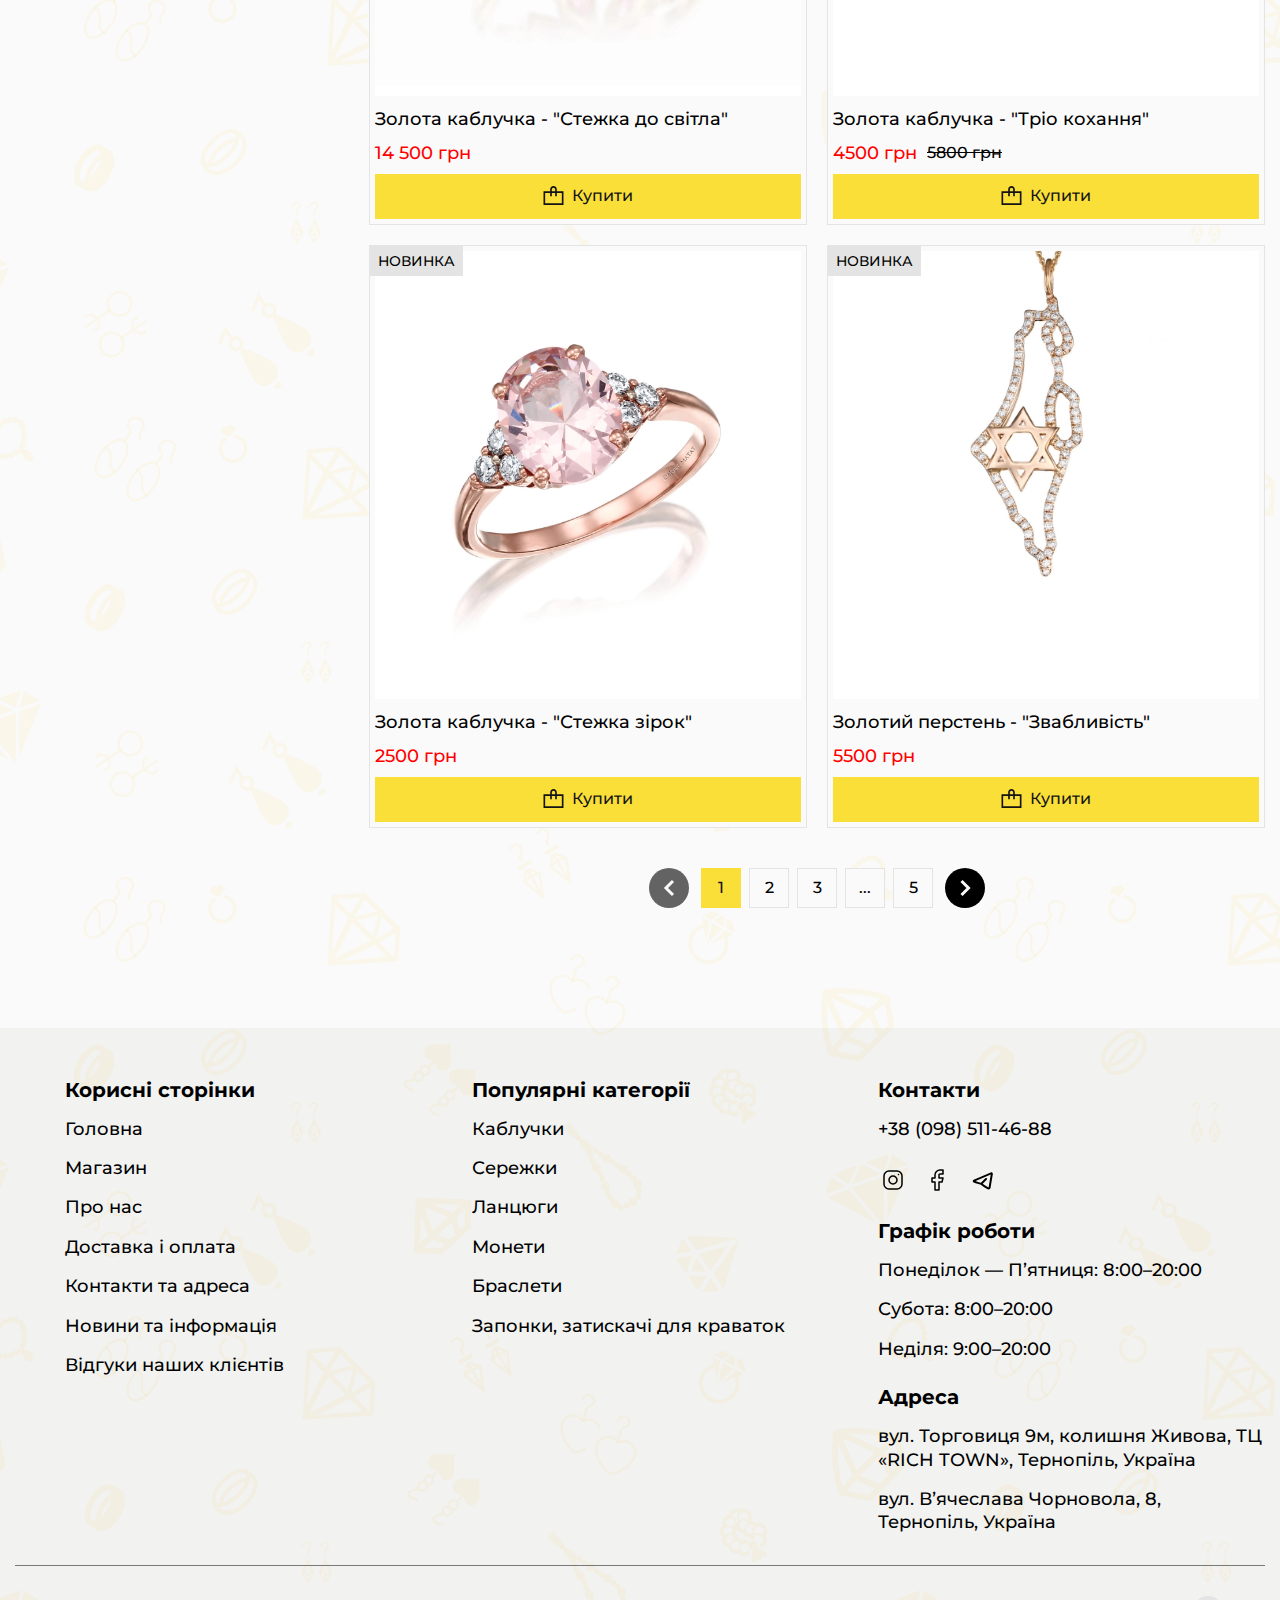
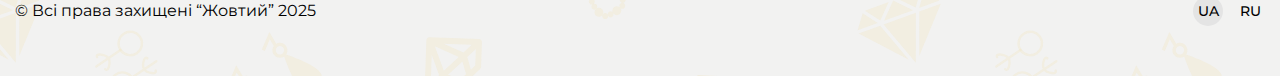
<file: shop.html>
<!doctype html>
<html lang="uk">
	<head>
		<meta charset="UTF-8">
		<meta name="viewport" content="width=device-width, initial-scale=1.0">
		<link rel="preload" href="./assets/fonts/Montserrat-Regular.woff2" as="font" type="font/woff2" crossorigin="anonymous">
		<link rel="preload" href="./assets/fonts/Montserrat-Medium.woff2" as="font" type="font/woff2" crossorigin="anonymous">
		<link rel="preload" href="./assets/fonts/Montserrat-Bold.woff2" as="font" type="font/woff2" crossorigin="anonymous">
		<link rel="shortcut icon" href="./assets/img/favicon.ico">
		<title>Shop</title>
		<script type="module" crossorigin="" src="./js/app.min.js?v=1764943442836"></script>
		<link rel="stylesheet" crossorigin="" href="./css/app.min.css?v=1764943442836">
	</head>
	<body>
		<div class="wrapper">
			<header class="header">
				<div class="header__container">
					<div class="header__top">
						<div class="header__top-left">
							<button type="button" class="header__burger" data-menu="menu" data-menu-click="">
								<span class="header__burger-icon">
									<span></span>
								</span>
								<span class="header__burger-text">Меню</span>
							</button>
						</div>
						<a href="#" class="header__logo">
							<img alt="logo" loading="lazy" src="./assets/img/logo.webp">
						</a>
						<div class="header__top-right">
							<div class="header__actions" data-fls-dynamic=".menu__body, 767.98">
								<button type="button" class="header__action" data-menu="search-block" data-menu-click="">
									<svg width="20" height="20" viewbox="0 0 20 20" fill="none" xmlns="http://www.w3.org/2000/svg">
										<path d="M17.7222 16.3814L14.6465 13.3064C15.5786 12.0864 16.0899 10.6066 16.0901 9.04512C16.0901 7.16335 15.357 5.39408 14.0259 4.06349C12.695 2.7329 10.9256 2 9.04323 2C7.16107 2 5.39143 2.7329 4.06056 4.06349C1.31315 6.81056 1.31315 11.2801 4.06056 14.0267C5.39143 15.3576 7.16107 16.0905 9.04323 16.0905C10.6051 16.0903 12.0852 15.5791 13.3054 14.6472L16.3811 17.7222C16.5661 17.9074 16.809 18 17.0516 18C17.2943 18 17.5372 17.9074 17.7222 17.7222C18.0926 17.3521 18.0926 16.7516 17.7222 16.3814ZM5.40162 12.686C3.39374 10.6785 3.39397 7.41197 5.40162 5.40427C6.37431 4.43202 7.66767 3.89636 9.04323 3.89636C10.419 3.89636 11.7122 4.43202 12.6848 5.40427C13.6575 6.37675 14.1933 7.66984 14.1933 9.04512C14.1933 10.4206 13.6575 11.7135 12.6848 12.686C11.7122 13.6584 10.419 14.1941 9.04323 14.1941C7.66767 14.1941 6.37431 13.6584 5.40162 12.686Z" fill="currentColor"></path>
									</svg>
								</button>
								<a href="tel:+380985114688" class="header__action">
									<svg width="20" height="20" viewbox="0 0 20 20" fill="none" xmlns="http://www.w3.org/2000/svg">
										<path d="M7.12411 1.60424C7.24688 1.72739 7.35396 1.86523 7.44304 2.01479L8.83525 4.3969C9.16981 4.96877 9.26833 5.65249 9.11045 6.30674C8.95256 6.96099 8.55034 7.53575 7.98693 7.91221L7.49566 8.24087C8.45555 10.0482 9.93181 11.5222 11.742 12.4806L12.0811 11.9829C12.4612 11.4245 13.0378 11.0274 13.6922 10.8734C14.3465 10.7194 15.0291 10.8201 15.5995 11.1549L17.9901 12.5596C18.3605 12.7788 18.6518 13.1078 18.8248 13.5023C18.9978 13.8967 19.0441 14.3377 18.9575 14.7655C18.7962 15.4709 18.4923 16.1393 18.0646 16.7291C17.6369 17.3189 17.0945 17.8176 16.471 18.1943C15.8963 18.564 15.2547 18.8139 14.5856 18.9285C13.9166 19.043 13.2345 19.0198 12.5815 18.8602C9.82347 18.125 7.32033 16.6849 5.31546 14.6799C3.31058 12.6749 1.87221 10.1733 1.1402 7.41836C0.979747 6.76208 0.956742 6.07663 1.07261 5.40442C1.18847 4.73221 1.44074 4.08756 1.81381 3.51036C2.18701 2.89355 2.68123 2.35674 3.26585 1.93316C3.85048 1.50957 4.51307 1.20823 5.21262 1.04778C5.55632 0.973783 5.911 0.985898 6.24468 1.08304C6.57837 1.18018 6.88059 1.35929 7.12411 1.60424ZM8.23205 11.7412C7.24132 10.7529 6.43835 9.59278 5.86045 8.31459C5.7881 8.1544 5.77612 7.97227 5.82667 7.80106C5.87722 7.62985 5.98697 7.48084 6.13612 7.38092L7.17945 6.68365C7.4222 6.52133 7.59553 6.27366 7.66366 5.99174C7.7318 5.70981 7.68955 5.41515 7.54563 5.16856L6.15619 2.78921C6.0931 2.67755 5.99585 2.58945 5.87829 2.53746C5.76072 2.48547 5.62882 2.47224 5.50136 2.49963C5.00051 2.61625 4.52657 2.83398 4.10901 3.13927C3.69146 3.44457 3.33923 3.83089 3.07425 4.27421C2.81067 4.67582 2.6309 5.12505 2.54597 5.59426C2.46105 6.06347 2.47278 6.54274 2.58044 7.00259C3.24663 9.51171 4.5562 11.7902 6.3818 13.6164C8.2074 15.4426 10.4869 16.7545 12.9986 17.4243C13.4547 17.5308 13.93 17.5423 14.3954 17.4583C14.8607 17.3743 15.3062 17.1965 15.7045 16.9358C16.1503 16.6669 16.5392 16.3119 16.8475 15.8922C17.1559 15.4726 17.3775 14.997 17.4989 14.4941C17.5241 14.3668 17.5095 14.2358 17.4571 14.1191C17.4047 14.0023 17.317 13.9054 17.2061 13.8417L14.8162 12.4391C14.5704 12.2948 14.2762 12.2514 13.9942 12.3178C13.7123 12.3842 13.4639 12.5555 13.3002 12.7963L12.592 13.8437C12.4913 13.9918 12.3419 14.1004 12.1706 14.1499C11.9993 14.1995 11.8174 14.1868 11.6576 14.114C10.3812 13.5316 9.22197 12.7286 8.23205 11.7412Z" fill="currentColor"></path>
									</svg>
								</a>
								<button type="button" class="header__action" data-menu="cart" data-menu-click="">
									<svg width="20" height="20" viewbox="0 0 20 20" fill="none" xmlns="http://www.w3.org/2000/svg">
										<path fill-rule="evenodd" clip-rule="evenodd" d="M6.66667 5.18182V3.45455C6.66667 1.54666 8.15905 3.8147e-06 10 3.8147e-06C11.841 3.8147e-06 13.3333 1.54666 13.3333 3.45455V5.18182H20V19H0V5.18182H6.66667ZM11.6667 3.45455V5.18182H8.33333V3.45455C8.33333 2.50061 9.07953 1.72728 10 1.72728C10.9205 1.72728 11.6667 2.50061 11.6667 3.45455ZM13.3333 10.3636V6.90909H18.3333V17.2727H1.66667V6.90909H6.66667V10.3636H8.33333V6.90909H11.6667V10.3636H13.3333Z" fill="currentColor"></path>
									</svg>
									<span class="header__action-count">4</span>
								</button>
							</div>
							<div class="header__lang lang-block" data-fls-dynamic=".menu__head, 767.98">
								<a href="#" class="lang-block__link is-active">UA</a>
								<a href="#" class="lang-block__link">RU</a>
							</div>
							<button type="button" class="header__cart" data-menu="cart" data-menu-click="">
								<svg width="20" height="20" viewbox="0 0 20 20" fill="none" xmlns="http://www.w3.org/2000/svg">
									<path fill-rule="evenodd" clip-rule="evenodd" d="M6.66667 5.18182V3.45455C6.66667 1.54666 8.15905 3.8147e-06 10 3.8147e-06C11.841 3.8147e-06 13.3333 1.54666 13.3333 3.45455V5.18182H20V19H0V5.18182H6.66667ZM11.6667 3.45455V5.18182H8.33333V3.45455C8.33333 2.50061 9.07953 1.72728 10 1.72728C10.9205 1.72728 11.6667 2.50061 11.6667 3.45455ZM13.3333 10.3636V6.90909H18.3333V17.2727H1.66667V6.90909H6.66667V10.3636H8.33333V6.90909H11.6667V10.3636H13.3333Z" fill="currentColor"></path>
								</svg>
								<span class="header__cart-count">4</span>
							</button>
						</div>
						<div class="header__menu menu" data-menu-target="menu">
							<nav class="menu__body">
								<div class="menu__head">
									<button type="button" class="menu__close" data-menu-close="">
										<svg width="10" height="10" viewbox="0 0 10 10" fill="none" xmlns="http://www.w3.org/2000/svg">
											<path d="M5.59967 4.99971L9.5 8.90004L8.90004 9.5L5.00029 5.60025L1.10055 9.5L0.500586 8.90004L4.40033 5.00029L0.5 1.09996L1.10055 0.500586L4.99971 4.39975L8.89945 0.5L9.49941 1.09996L5.59967 4.99971Z" fill="currentColor"></path>
										</svg>
									</button>
								</div>
								<ul class="menu__list">
									<li class="menu__item">
										<a href="#" class="menu__link">Головна</a>
									</li>
									<li class="menu__item">
										<a href="#" class="menu__link">Магазин</a>
									</li>
									<li class="menu__item">
										<a href="#" class="menu__link">Про нас</a>
									</li>
									<li class="menu__item">
										<a href="#" class="menu__link">Доставка і оплата</a>
									</li>
									<li class="menu__item">
										<a href="#" class="menu__link">Контакти та адреса</a>
									</li>
									<li class="menu__item">
										<a href="#" class="menu__link">Новини та інформація</a>
									</li>
									<li class="menu__item">
										<a href="#" class="menu__link">Відгуки наших клієнтів</a>
									</li>
								</ul>
							</nav>
						</div>
					</div>
					<div class="header__bottom">
						<button type="button" class="header__catalog" data-menu="catalog" data-menu-click="">
							<svg width="14" height="9" viewbox="0 0 14 9" fill="none" xmlns="http://www.w3.org/2000/svg">
								<path d="M0 0H14V1H0V0Z" fill="currentColor"></path>
								<path d="M0 4H14V5H0V4Z" fill="currentColor"></path>
								<path d="M0 8H14V9H0V8Z" fill="currentColor"></path>
							</svg>
							<span>Каталог</span>
						</button>
						<nav class="header__menu-catalog menu-catalog" data-menu-target="catalog">
							<div class="menu-catalog__head">
								<button type="button" class="menu-catalog__close" data-menu-close="">
									<svg width="10" height="10" viewbox="0 0 10 10" fill="none" xmlns="http://www.w3.org/2000/svg">
										<path d="M5.59967 4.99971L9.5 8.90004L8.90004 9.5L5.00029 5.60025L1.10055 9.5L0.500586 8.90004L4.40033 5.00029L0.5 1.09996L1.10055 0.500586L4.99971 4.39975L8.89945 0.5L9.49941 1.09996L5.59967 4.99971Z" fill="currentColor"></path>
									</svg>
								</button>
								<a href="#" class="menu-catalog__logo">
									<img alt="logo" loading="lazy" src="./assets/img/logo.webp">
								</a>
							</div>
							<ul class="menu-catalog__list">
								<li class="menu-catalog__item">
									<a href="#" class="menu-catalog__link" data-menu="gold">Золоті вироби</a>
								</li>
								<li class="menu-catalog__item">
									<a href="#" class="menu-catalog__link" data-menu="silver">Срібні вироби</a>
								</li>
								<li class="menu-catalog__item">
									<a href="#" class="menu-catalog__link" data-menu="other">Інше</a>
								</li>
							</ul>
						</nav>
						<div data-fls-dynamic=".menu__body, 767.98" class="header__socials social">
							<a href="#" class="social__link">
								<svg width="24" height="24" target="_blank" viewbox="0 0 24 24" fill="none" xmlns="http://www.w3.org/2000/svg">
									<path d="M12 16C13.0609 16 14.0783 15.5786 14.8284 14.8284C15.5786 14.0783 16 13.0609 16 12C16 10.9391 15.5786 9.92172 14.8284 9.17157C14.0783 8.42143 13.0609 8 12 8C10.9391 8 9.92172 8.42143 9.17157 9.17157C8.42143 9.92172 8 10.9391 8 12C8 13.0609 8.42143 14.0783 9.17157 14.8284C9.92172 15.5786 10.9391 16 12 16Z" stroke="currentColor" stroke-width="1.5" stroke-linecap="round" stroke-linejoin="round"></path>
									<path d="M3 16V8C3 6.67392 3.52678 5.40215 4.46447 4.46447C5.40215 3.52678 6.67392 3 8 3H16C17.3261 3 18.5979 3.52678 19.5355 4.46447C20.4732 5.40215 21 6.67392 21 8V16C21 17.3261 20.4732 18.5979 19.5355 19.5355C18.5979 20.4732 17.3261 21 16 21H8C6.67392 21 5.40215 20.4732 4.46447 19.5355C3.52678 18.5979 3 17.3261 3 16Z" stroke="currentColor" stroke-width="1.5"></path>
									<path d="M17.5 6.51002L17.51 6.49902" stroke="currentColor" stroke-width="1.5" stroke-linecap="round" stroke-linejoin="round"></path>
								</svg>
							</a>
							<a href="#" class="social__link">
								<svg width="24" height="24" target="_blank" viewbox="0 0 24 24" fill="none" xmlns="http://www.w3.org/2000/svg">
									<path d="M17 2H14C12.6739 2 11.4021 2.52678 10.4645 3.46447C9.52678 4.40215 9 5.67392 9 7V10H6V14H9V22H13V14H16L17 10H13V7C13 6.73478 13.1054 6.48043 13.2929 6.29289C13.4804 6.10536 13.7348 6 14 6H17V2Z" stroke="currentColor" stroke-width="1.5" stroke-linecap="round" stroke-linejoin="round"></path>
								</svg>
							</a>
							<a href="https://t.me/Ternopil_RT" target="_blank" class="social__link">
								<svg width="24" height="24" viewbox="0 0 24 24" fill="none" xmlns="http://www.w3.org/2000/svg">
									<path fill-rule="evenodd" clip-rule="evenodd" d="M21.84 6.05599C21.8836 5.79131 21.8555 5.51977 21.7585 5.26967C21.6615 5.01957 21.4992 4.80006 21.2885 4.634C21.0778 4.46795 20.8265 4.36144 20.5606 4.32555C20.2948 4.28967 20.0242 4.32574 19.777 4.42999L2.67703 11.63C1.48503 12.132 1.42403 13.856 2.67703 14.376C3.91791 14.893 5.1767 15.366 6.45103 15.794C7.61903 16.18 8.89303 16.537 9.91403 16.638C10.193 16.972 10.544 17.294 10.902 17.588C11.449 18.038 12.107 18.501 12.787 18.945C14.149 19.835 15.66 20.686 16.678 21.24C17.895 21.9 19.352 21.14 19.57 19.813L21.84 6.05599ZM4.59403 12.993L19.718 6.62499L17.6 19.465C16.601 18.922 15.162 18.109 13.88 17.271C13.2892 16.8916 12.7187 16.4814 12.171 16.042C12.0247 15.9224 11.8826 15.7977 11.745 15.668L15.706 11.708C15.8937 11.5205 15.9991 11.2661 15.9992 11.0008C15.9993 10.7356 15.894 10.4811 15.7065 10.2935C15.519 10.1059 15.2647 10.0004 14.9994 10.0003C14.7341 10.0002 14.4797 10.1055 14.292 10.293L9.95503 14.63C9.22103 14.536 8.19903 14.264 7.07703 13.894C6.24174 13.6157 5.41411 13.3149 4.59503 12.992L4.59403 12.993Z" fill="currentColor"></path>
								</svg>
							</a>
						</div>
					</div>
				</div>
				<div class="submenu" data-menu-target="gold">
					<div class="submenu__head">
						<button type="button" class="submenu__back" data-menu="catalog" data-menu-click="">
							<svg width="12" height="12" viewbox="0 0 12 12" fill="none" xmlns="http://www.w3.org/2000/svg">
								<path d="M-7.15493e-08 6L6.27123 12L7.34551 10.8771L3.05975 6.77693L12 6.77693L12 5.22307L3.05975 5.22307L7.34551 1.12291L6.27123 -6.83149e-08L-7.15493e-08 6Z" fill="#898989"></path>
							</svg>
							<span>Назад</span>
						</button>
						<button type="button" class="submenu__close" data-menu-close="">
							<svg width="10" height="10" viewbox="0 0 10 10" fill="none" xmlns="http://www.w3.org/2000/svg">
								<path d="M5.59967 4.99971L9.5 8.90004L8.90004 9.5L5.00029 5.60025L1.10055 9.5L0.500586 8.90004L4.40033 5.00029L0.5 1.09996L1.10055 0.500586L4.99971 4.39975L8.89945 0.5L9.49941 1.09996L5.59967 4.99971Z" fill="currentColor"></path>
							</svg>
						</button>
					</div>
					<ul class="submenu__list">
						<li class="submenu__item">
							<a href="#" class="submenu__link">
								<figure class="submenu__link-icon">
									<img alt="Image" loading="lazy" src="./assets/img/menu-catalog/image-3.webp">
								</figure>
								<span>Браслети</span>
							</a>
						</li>
						<li class="submenu__item">
							<a href="#" class="submenu__link">
								<figure class="submenu__link-icon">
									<img alt="Image" loading="lazy" src="./assets/img/menu-catalog/image-23.webp">
								</figure>
								<span>Брошки</span>
							</a>
						</li>
						<li class="submenu__item">
							<a href="#" class="submenu__link">
								<figure class="submenu__link-icon">
									<img alt="Image" loading="lazy" src="./assets/img/menu-catalog/image-26.webp">
								</figure>
								<span>Запонки, затискачі для краваток</span>
							</a>
						</li>
						<li class="submenu__item">
							<a href="#" class="submenu__link">
								<figure class="submenu__link-icon">
									<img alt="Image" loading="lazy" src="./assets/img/menu-catalog/image-4.webp">
								</figure>
								<span>Каблучки</span>
							</a>
						</li>
						<li class="submenu__item">
							<a href="#" class="submenu__link">
								<figure class="submenu__link-icon">
									<img alt="Image" loading="lazy" src="./assets/img/menu-catalog/image-21.webp">
								</figure>
								<span>Кольє</span>
							</a>
						</li>
						<li class="submenu__item">
							<a href="#" class="submenu__link">
								<figure class="submenu__link-icon">
									<img alt="Image" loading="lazy" src="./assets/img/menu-catalog/image-28.webp">
								</figure>
								<span>Ланцюги</span>
							</a>
						</li>
						<li class="submenu__item">
							<a href="#" class="submenu__link">
								<figure class="submenu__link-icon">
									<img alt="Image" loading="lazy" src="./assets/img/menu-catalog/image-29.webp">
								</figure>
								<span>Ладанки</span>
							</a>
						</li>
						<li class="submenu__item">
							<a href="#" class="submenu__link">
								<figure class="submenu__link-icon">
									<img alt="Image" loading="lazy" src="./assets/img/menu-catalog/image-30.webp">
								</figure>
								<span>Монети</span>
							</a>
						</li>
						<li class="submenu__item">
							<a href="#" class="submenu__link">
								<figure class="submenu__link-icon">
									<img alt="Image" loading="lazy" src="./assets/img/menu-catalog/image-19.webp">
								</figure>
								<span>Підвіси</span>
							</a>
						</li>
						<li class="submenu__item">
							<a href="#" class="submenu__link">
								<figure class="submenu__link-icon">
									<img alt="Image" loading="lazy" src="./assets/img/menu-catalog/image-10.webp">
								</figure>
								<span>Сережки</span>
							</a>
						</li>
						<li class="submenu__item">
							<a href="#" class="submenu__link">
								<figure class="submenu__link-icon">
									<img alt="Image" loading="lazy" src="./assets/img/menu-catalog/image-31.webp">
								</figure>
								<span>Шпильки</span>
							</a>
						</li>
					</ul>
				</div>
				<div class="submenu" data-menu-target="silver">
					<div class="submenu__head">
						<button type="button" class="submenu__back" data-menu="catalog" data-menu-click="">
							<svg width="12" height="12" viewbox="0 0 12 12" fill="none" xmlns="http://www.w3.org/2000/svg">
								<path d="M-7.15493e-08 6L6.27123 12L7.34551 10.8771L3.05975 6.77693L12 6.77693L12 5.22307L3.05975 5.22307L7.34551 1.12291L6.27123 -6.83149e-08L-7.15493e-08 6Z" fill="#898989"></path>
							</svg>
							<span>Назад</span>
						</button>
						<button type="button" class="submenu__close" data-menu-close="">
							<svg width="10" height="10" viewbox="0 0 10 10" fill="none" xmlns="http://www.w3.org/2000/svg">
								<path d="M5.59967 4.99971L9.5 8.90004L8.90004 9.5L5.00029 5.60025L1.10055 9.5L0.500586 8.90004L4.40033 5.00029L0.5 1.09996L1.10055 0.500586L4.99971 4.39975L8.89945 0.5L9.49941 1.09996L5.59967 4.99971Z" fill="currentColor"></path>
							</svg>
						</button>
					</div>
					<ul class="submenu__list">
						<li class="submenu__item">
							<a href="#" class="submenu__link">
								<figure class="submenu__link-icon">
									<img alt="Image" loading="lazy" src="./assets/img/menu-catalog/image-32.webp">
								</figure>
								<span>Браслети</span>
							</a>
						</li>
						<li class="submenu__item">
							<a href="#" class="submenu__link">
								<figure class="submenu__link-icon">
									<img alt="Image" loading="lazy" src="./assets/img/menu-catalog/image-23.webp">
								</figure>
								<span>Брошки</span>
							</a>
						</li>
						<li class="submenu__item">
							<a href="#" class="submenu__link">
								<figure class="submenu__link-icon">
									<img alt="Image" loading="lazy" src="./assets/img/menu-catalog/image-27.webp">
								</figure>
								<span>Запонки, затискачі для краваток</span>
							</a>
						</li>
						<li class="submenu__item">
							<a href="#" class="submenu__link">
								<figure class="submenu__link-icon">
									<img alt="Image" loading="lazy" src="./assets/img/menu-catalog/image-2.webp">
								</figure>
								<span>Каблучки</span>
							</a>
						</li>
						<li class="submenu__item">
							<a href="#" class="submenu__link">
								<figure class="submenu__link-icon">
									<img alt="Image" loading="lazy" src="./assets/img/menu-catalog/image-22.webp">
								</figure>
								<span>Кольє</span>
							</a>
						</li>
						<li class="submenu__item">
							<a href="#" class="submenu__link">
								<figure class="submenu__link-icon">
									<img alt="Image" loading="lazy" src="./assets/img/menu-catalog/image-33.webp">
								</figure>
								<span>Ланцюги</span>
							</a>
						</li>
						<li class="submenu__item">
							<a href="#" class="submenu__link">
								<figure class="submenu__link-icon">
									<img alt="Image" loading="lazy" src="./assets/img/menu-catalog/image-29.webp">
								</figure>
								<span>Ладанки</span>
							</a>
						</li>
						<li class="submenu__item">
							<a href="#" class="submenu__link">
								<figure class="submenu__link-icon">
									<img alt="Image" loading="lazy" src="./assets/img/menu-catalog/image-34.webp">
								</figure>
								<span>Монети</span>
							</a>
						</li>
						<li class="submenu__item">
							<a href="#" class="submenu__link">
								<figure class="submenu__link-icon">
									<img alt="Image" loading="lazy" src="./assets/img/menu-catalog/image-20.webp">
								</figure>
								<span>Підвіски</span>
							</a>
						</li>
						<li class="submenu__item">
							<a href="#" class="submenu__link">
								<figure class="submenu__link-icon">
									<img alt="Image" loading="lazy" src="./assets/img/menu-catalog/image-35.webp">
								</figure>
								<span>Сережки</span>
							</a>
						</li>
						<li class="submenu__item">
							<a href="#" class="submenu__link">
								<figure class="submenu__link-icon">
									<img alt="Image" loading="lazy" src="./assets/img/menu-catalog/image-36.webp">
								</figure>
								<span>Шпилька</span>
							</a>
						</li>
						<li class="submenu__item">
							<a href="#" class="submenu__link">
								<figure class="submenu__link-icon">
									<img alt="Image" loading="lazy" src="./assets/img/menu-catalog/image-25.webp">
								</figure>
								<span>Столове срібло</span>
							</a>
						</li>
					</ul>
				</div>
				<div class="submenu" data-menu-target="other">
					<div class="submenu__head">
						<button type="button" class="submenu__back" data-menu="catalog" data-menu-click="">
							<svg width="12" height="12" viewbox="0 0 12 12" fill="none" xmlns="http://www.w3.org/2000/svg">
								<path d="M-7.15493e-08 6L6.27123 12L7.34551 10.8771L3.05975 6.77693L12 6.77693L12 5.22307L3.05975 5.22307L7.34551 1.12291L6.27123 -6.83149e-08L-7.15493e-08 6Z" fill="#898989"></path>
							</svg>
							<span>Назад</span>
						</button>
						<button type="button" class="submenu__close" data-menu-close="">
							<svg width="10" height="10" viewbox="0 0 10 10" fill="none" xmlns="http://www.w3.org/2000/svg">
								<path d="M5.59967 4.99971L9.5 8.90004L8.90004 9.5L5.00029 5.60025L1.10055 9.5L0.500586 8.90004L4.40033 5.00029L0.5 1.09996L1.10055 0.500586L4.99971 4.39975L8.89945 0.5L9.49941 1.09996L5.59967 4.99971Z" fill="currentColor"></path>
							</svg>
						</button>
					</div>
					<ul class="submenu__list">
						<li class="submenu__item">
							<a href="#" class="submenu__link">
								<figure class="submenu__link-icon">
									<img alt="Image" loading="lazy" src="./assets/img/menu-catalog/image-34.webp">
								</figure>
								<span>Монети</span>
							</a>
						</li>
						<li class="submenu__item">
							<a href="#" class="submenu__link">
								<figure class="submenu__link-icon">
									<img alt="Image" loading="lazy" src="./assets/img/menu-catalog/image-37.webp">
								</figure>
								<span>Медалі</span>
							</a>
						</li>
						<li class="submenu__item">
							<a href="#" class="submenu__link">
								<figure class="submenu__link-icon">
									<img alt="Image" loading="lazy" src="./assets/img/menu-catalog/image-12.webp">
								</figure>
								<span>Iнше</span>
							</a>
						</li>
					</ul>
				</div>
				<div class="search-block" data-menu-target="search-block">
					<div class="search-block__container">
						<form class="search-block__field">
							<input autocomplete="off" type="text" name="search" placeholder="Пошук..." class="search-block__input">
							<button type="submit" class="search-block__button button-empty">
								<span>Знайти</span>
								<svg width="21" height="14" viewbox="0 0 21 14" fill="none" xmlns="http://www.w3.org/2000/svg">
									<path d="M12.9999 0.999935L19 7L12.9999 13.0001M17.9999 6.99994H-0.00012207" stroke="currentColor" stroke-width="2"></path>
								</svg>
							</button>
							<button type="button" class="search-block__close" data-menu-close="">
								<svg width="14" height="14" viewbox="0 0 14 14" fill="none" xmlns="http://www.w3.org/2000/svg">
									<path d="M13 1L1 13M1 1L13 13" stroke="currentColor" stroke-linecap="round" stroke-linejoin="round"></path>
								</svg>
							</button>
						</form>
					</div>
				</div>
			</header>
			<main class="page page--shop">
				<div class="breadcrumbs">
					<div class="breadcrumbs__container">
						<ul class="breadcrumbs__list">
							<li class="breadcrumbs__item">
								<a href="#" class="breadcrumbs__link">Головна</a>
							</li>
							<li class="breadcrumbs__item">
								<span class="breadcrumbs__link is-active">Магазин</span>
							</li>
						</ul>
					</div>
				</div>
				<section class="catalog">
					<div class="catalog__container">
						<h1 class="catalog__title title title--h2 lines-decor lines-decor--right">Магазин</h1>
						<div class="catalog__inner">
							<aside class="catalog__aside aside-block" data-top-position="" data-menu-target="filters">
								<div class="aside-block__head">
									<div class="aside-block__head-top">
										<div class="aside-block__title title title--h4">Фільтри</div>
										<button type="button" class="aside-block__close" data-menu-close="">
											<svg width="10" height="10" viewbox="0 0 10 10" fill="none" xmlns="http://www.w3.org/2000/svg">
												<path d="M5.59967 4.99971L9.5 8.90004L8.90004 9.5L5.00029 5.60025L1.10055 9.5L0.500586 8.90004L4.40033 5.00029L0.5 1.09996L1.10055 0.500586L4.99971 4.39975L8.89945 0.5L9.49941 1.09996L5.59967 4.99971Z" fill="currentColor"></path>
											</svg>
										</button>
									</div>
									<div class="aside-block__text">Підбір за параметрами</div>
								</div>
								<div data-fls-spollers="" class="aside-block__items">
									<details class="aside-block__item" data-fls-spollers-open="">
										<summary class="aside-block__subtitle">Ціна</summary>
										<div class="aside-block__body">
											<div class="price-inputs">
												<input data-start-value="" autocomplete="off" type="number" name="price_from" value="0" min="0" class="price-inputs__input">
												<span>-</span>
												<input data-end-value="" autocomplete="off" type="number" name="price_to" value="19" max="19" class="price-inputs__input">
											</div>
											<div data-fls-range-price="" class="range" data-min="0" data-max="19" data-start="0" data-end="19"></div>
										</div>
									</details>
									<details class="aside-block__item" data-fls-spollers-open="">
										<summary class="aside-block__subtitle">Тип металу</summary>
										<div class="aside-block__body">
											<label data-fls-checkbox="" class="checkbox">
												<input class="checkbox__input" type="checkbox" checked value="1" name="metal-type">
												<span class="checkbox__text">Золото</span>
											</label>
											<label data-fls-checkbox="" class="checkbox">
												<input class="checkbox__input" type="checkbox" value="2" name="metal-type">
												<span class="checkbox__text">Срібло</span>
											</label>
										</div>
									</details>
									<details class="aside-block__item">
										<summary class="aside-block__subtitle">Проба ( Золото )</summary>
										<div class="aside-block__body">
											<label data-fls-checkbox="" class="checkbox">
												<input class="checkbox__input" type="checkbox" value="375" name="gold-sample">
												<span class="checkbox__text">375</span>
											</label>
											<label data-fls-checkbox="" class="checkbox">
												<input class="checkbox__input" type="checkbox" value="417" name="gold-sample">
												<span class="checkbox__text">417(10к)</span>
											</label>
											<label data-fls-checkbox="" class="checkbox">
												<input class="checkbox__input" type="checkbox" value="500" name="gold-sample">
												<span class="checkbox__text">500</span>
											</label>
											<label data-fls-checkbox="" class="checkbox">
												<input class="checkbox__input" type="checkbox" value="583" name="gold-sample">
												<span class="checkbox__text">583</span>
											</label>
											<label data-fls-checkbox="" class="checkbox">
												<input class="checkbox__input" type="checkbox" checked value="585" name="gold-sample">
												<span class="checkbox__text">585</span>
											</label>
											<label data-fls-checkbox="" class="checkbox">
												<input class="checkbox__input" type="checkbox" value="750" name="gold-sample">
												<span class="checkbox__text">750</span>
											</label>
											<label data-fls-checkbox="" class="checkbox">
												<input class="checkbox__input" type="checkbox" value="800" name="gold-sample">
												<span class="checkbox__text">800</span>
											</label>
											<label data-fls-checkbox="" class="checkbox">
												<input class="checkbox__input" type="checkbox" value="830" name="gold-sample">
												<span class="checkbox__text">830</span>
											</label>
											<label data-fls-checkbox="" class="checkbox">
												<input class="checkbox__input" type="checkbox" value="900" name="gold-sample">
												<span class="checkbox__text">900</span>
											</label>
											<label data-fls-checkbox="" class="checkbox">
												<input class="checkbox__input" type="checkbox" value="916" name="gold-sample">
												<span class="checkbox__text">916</span>
											</label>
											<label data-fls-checkbox="" class="checkbox">
												<input class="checkbox__input" type="checkbox" value="958" name="gold-sample">
												<span class="checkbox__text">958</span>
											</label>
											<label data-fls-checkbox="" class="checkbox">
												<input class="checkbox__input" type="checkbox" value="999" name="gold-sample">
												<span class="checkbox__text">999</span>
											</label>
										</div>
									</details>
									<details class="aside-block__item">
										<summary class="aside-block__subtitle">Проба ( Срібло )</summary>
										<div class="aside-block__body">
											<label data-fls-checkbox="" class="checkbox">
												<input class="checkbox__input" type="checkbox" value="800" name="silver-sample">
												<span class="checkbox__text">800</span>
											</label>
											<label data-fls-checkbox="" class="checkbox">
												<input class="checkbox__input" type="checkbox" value="830" name="silver-sample">
												<span class="checkbox__text">830</span>
											</label>
											<label data-fls-checkbox="" class="checkbox">
												<input class="checkbox__input" type="checkbox" value="875" name="silver-sample">
												<span class="checkbox__text">875</span>
											</label>
											<label data-fls-checkbox="" class="checkbox">
												<input class="checkbox__input" type="checkbox" value="925" name="silver-sample">
												<span class="checkbox__text">925</span>
											</label>
											<label data-fls-checkbox="" class="checkbox">
												<input class="checkbox__input" type="checkbox" value="999" name="silver-sample">
												<span class="checkbox__text">999</span>
											</label>
										</div>
									</details>
									<details class="aside-block__item">
										<summary class="aside-block__subtitle">Стать</summary>
										<div class="aside-block__body">
											<label data-fls-checkbox="" class="checkbox">
												<input class="checkbox__input" type="checkbox" value="1" name="sex">
												<span class="checkbox__text">Чоловіче</span>
											</label>
											<label data-fls-checkbox="" class="checkbox">
												<input class="checkbox__input" type="checkbox" value="2" name="sex">
												<span class="checkbox__text">Жіноче</span>
											</label>
											<label data-fls-checkbox="" class="checkbox">
												<input class="checkbox__input" type="checkbox" checked value="3" name="sex">
												<span class="checkbox__text">Унісекс</span>
											</label>
										</div>
									</details>
									<details class="aside-block__item">
										<summary class="aside-block__subtitle">Розмір ( Браслети )</summary>
										<div class="aside-block__body">
											<label data-fls-checkbox="" class="checkbox">
												<input class="checkbox__input" type="checkbox" value="1" name="size">
												<span class="checkbox__text">14,0</span>
											</label>
											<label data-fls-checkbox="" class="checkbox">
												<input class="checkbox__input" type="checkbox" value="2" name="size">
												<span class="checkbox__text">14,5</span>
											</label>
											<label data-fls-checkbox="" class="checkbox">
												<input class="checkbox__input" type="checkbox" value="3" name="size">
												<span class="checkbox__text">15,0</span>
											</label>
											<label data-fls-checkbox="" class="checkbox">
												<input class="checkbox__input" type="checkbox" value="4" name="size">
												<span class="checkbox__text">15,5</span>
											</label>
											<label data-fls-checkbox="" class="checkbox">
												<input class="checkbox__input" type="checkbox" value="5" name="size">
												<span class="checkbox__text">16,0</span>
											</label>
											<label data-fls-checkbox="" class="checkbox">
												<input class="checkbox__input" type="checkbox" value="6" name="size">
												<span class="checkbox__text">16,5</span>
											</label>
											<label data-fls-checkbox="" class="checkbox">
												<input class="checkbox__input" type="checkbox" value="7" name="size">
												<span class="checkbox__text">17,0</span>
											</label>
											<label data-fls-checkbox="" class="checkbox">
												<input class="checkbox__input" type="checkbox" value="8" name="size">
												<span class="checkbox__text">17,5</span>
											</label>
											<label data-fls-checkbox="" class="checkbox">
												<input class="checkbox__input" type="checkbox" value="9" name="size">
												<span class="checkbox__text">18,0</span>
											</label>
											<label data-fls-checkbox="" class="checkbox">
												<input class="checkbox__input" type="checkbox" value="10" name="size">
												<span class="checkbox__text">18,5</span>
											</label>
											<label data-fls-checkbox="" class="checkbox">
												<input class="checkbox__input" type="checkbox" value="11" name="size">
												<span class="checkbox__text">19,0</span>
											</label>
											<label data-fls-checkbox="" class="checkbox">
												<input class="checkbox__input" type="checkbox" value="12" name="size">
												<span class="checkbox__text">19,5</span>
											</label>
											<label data-fls-checkbox="" class="checkbox">
												<input class="checkbox__input" type="checkbox" value="13" name="size">
												<span class="checkbox__text">20,0</span>
											</label>
											<label data-fls-checkbox="" class="checkbox">
												<input class="checkbox__input" type="checkbox" value="14" name="size">
												<span class="checkbox__text">20,5</span>
											</label>
											<label data-fls-checkbox="" class="checkbox">
												<input class="checkbox__input" type="checkbox" value="15" name="size">
												<span class="checkbox__text">21,0</span>
											</label>
											<label data-fls-checkbox="" class="checkbox">
												<input class="checkbox__input" type="checkbox" value="16" name="size">
												<span class="checkbox__text">21,5</span>
											</label>
											<label data-fls-checkbox="" class="checkbox">
												<input class="checkbox__input" type="checkbox" value="17" name="size">
												<span class="checkbox__text">22,0</span>
											</label>
											<label data-fls-checkbox="" class="checkbox">
												<input class="checkbox__input" type="checkbox" value="18" name="size">
												<span class="checkbox__text">22,5</span>
											</label>
											<label data-fls-checkbox="" class="checkbox">
												<input class="checkbox__input" type="checkbox" value="19" name="size">
												<span class="checkbox__text">23,0</span>
											</label>
											<label data-fls-checkbox="" class="checkbox">
												<input class="checkbox__input" type="checkbox" value="20" name="size">
												<span class="checkbox__text">23,5</span>
											</label>
											<label data-fls-checkbox="" class="checkbox">
												<input class="checkbox__input" type="checkbox" value="21" name="size">
												<span class="checkbox__text">24,0</span>
											</label>
										</div>
									</details>
									<details class="aside-block__item">
										<summary class="aside-block__subtitle">Каміння</summary>
										<div class="aside-block__body">
											<label data-fls-checkbox="" class="checkbox">
												<input class="checkbox__input" type="checkbox" value="1" name="sex">
												<span class="checkbox__text">З камінням</span>
											</label>
											<label data-fls-checkbox="" class="checkbox">
												<input class="checkbox__input" type="checkbox" value="2" name="sex">
												<span class="checkbox__text">Без каміння</span>
											</label>
											<label data-fls-checkbox="" class="checkbox">
												<input class="checkbox__input" type="checkbox" checked value="3" name="sex">
												<span class="checkbox__text">Мікс каменів</span>
											</label>
										</div>
									</details>
									<details class="aside-block__item">
										<summary class="aside-block__subtitle">Колір металу</summary>
										<div class="aside-block__body">
											<label data-fls-checkbox="" class="checkbox">
												<input class="checkbox__input" type="checkbox" value="1" name="sex">
												<span class="checkbox__text">Білий</span>
											</label>
											<label data-fls-checkbox="" class="checkbox">
												<input class="checkbox__input" type="checkbox" value="2" name="sex">
												<span class="checkbox__text">Жовтий</span>
											</label>
											<label data-fls-checkbox="" class="checkbox">
												<input class="checkbox__input" type="checkbox" checked value="3" name="sex">
												<span class="checkbox__text">Комбінований</span>
											</label>
											<label data-fls-checkbox="" class="checkbox">
												<input class="checkbox__input" type="checkbox" checked value="3" name="sex">
												<span class="checkbox__text">Червоний</span>
											</label>
										</div>
									</details>
									<details class="aside-block__item">
										<summary class="aside-block__subtitle">Подарунок</summary>
										<div class="aside-block__body">
											<label data-fls-checkbox="" class="checkbox">
												<input class="checkbox__input" type="checkbox" value="1" name="sex">
												<span class="checkbox__text">День народження</span>
											</label>
											<label data-fls-checkbox="" class="checkbox">
												<input class="checkbox__input" type="checkbox" value="2" name="sex">
												<span class="checkbox__text">8 березня</span>
											</label>
											<label data-fls-checkbox="" class="checkbox">
												<input class="checkbox__input" type="checkbox" checked value="3" name="sex">
												<span class="checkbox__text">день св. Валентина</span>
											</label>
											<label data-fls-checkbox="" class="checkbox">
												<input class="checkbox__input" type="checkbox" checked value="3" name="sex">
												<span class="checkbox__text">Новий рік</span>
											</label>
										</div>
									</details>
									<details class="aside-block__item">
										<summary class="aside-block__subtitle">На руку</summary>
										<div class="aside-block__body">
											<label data-fls-checkbox="" class="checkbox">
												<input class="checkbox__input" type="checkbox" value="1" name="sex">
												<span class="checkbox__text">16–18 см</span>
											</label>
											<label data-fls-checkbox="" class="checkbox">
												<input class="checkbox__input" type="checkbox" value="2" name="sex">
												<span class="checkbox__text">20–22 см</span>
											</label>
											<label data-fls-checkbox="" class="checkbox">
												<input class="checkbox__input" type="checkbox" checked value="3" name="sex">
												<span class="checkbox__text">24–26 см</span>
											</label>
										</div>
									</details>
								</div>
								<button type="button" class="aside-block__close-btn button" data-menu-close="">Закрити</button>
							</aside>
							<div class="catalog__content">
								<div class="catalog__head">
									<div class="catalog__head-top">
										<h2 class="catalog__subtitle title title--h3">Вироби із золота</h2>
										<div data-sel-block="" class="catalog__sort sel-block">
											<div class="sel-block__label">Сортування:</div>
											<button type="button" class="sel-block__current">
												<span class="sel-block__current-value">
													<span>За популярністю</span>
												</span>
												<span class="sel-block__current-icon">
													<svg width="8" height="5" viewbox="0 0 8 5" fill="none" xmlns="http://www.w3.org/2000/svg">
														<path d="M7 1.00018L4 4.00018L1 1.00018" stroke="currentColor"></path>
													</svg>
												</span>
											</button>
											<div class="sel-block__dropdown">
												<div class="sel-block__options">
													<button data-sel-btn="" type="button" class="sel-block__option is-active">За популярністю</button>
													<button data-sel-btn="" type="button" class="sel-block__option">Спочатку дорожчі</button>
													<button data-sel-btn="" type="button" class="sel-block__option">Спочатку дешевші</button>
													<button data-sel-btn="" type="button" class="sel-block__option">Спочатку новинки</button>
													<button data-sel-btn="" type="button" class="sel-block__option">Спочатку старіші</button>
												</div>
											</div>
										</div>
									</div>
									<button type="button" class="catalog__filter-btn" data-menu="filters">
										<svg width="24" height="24" viewbox="0 0 24 24" fill="none" xmlns="http://www.w3.org/2000/svg">
											<path d="M4 4H20V6.172C19.9999 6.70239 19.7891 7.21101 19.414 7.586L15 12V19L9 21V12.5L4.52 7.572C4.18545 7.20393 4.00005 6.7244 4 6.227V4Z" stroke="currentColor" stroke-width="2" stroke-linecap="round" stroke-linejoin="round"></path>
										</svg>
										<span>Фільтр</span>
									</button>
									<div class="catalog__head-filters">
										<button type="button" class="catalog__head-filter">Золото</button>
										<button type="button" class="catalog__head-filter">585</button>
										<button type="button" class="catalog__head-filter">Унісекс</button>
										<button type="button" class="catalog__clear-filters">Очистити фільтр</button>
									</div>
								</div>
								<div class="catalog__items">
									<div class="product-card">
										<div class="product-card__badges">
											<div class="product-card__badge">-15%</div>
											<div class="product-card__badge">Новинка</div>
										</div>
										<a href="#" class="product-card__img">
											<img alt="Image" loading="lazy" src="./assets/img/menu-catalog/image-1.webp">
										</a>
										<a href="#" class="product-card__title">Золота каблучка - "Чарівний кошик"</a>
										<div class="product-card__bottom">
											<div class="product-card__prices">
												<div class="product-card__price">4500 грн</div>
												<div class="product-card__oldprice">5800 грн</div>
											</div>
											<button type="button" class="product-card__buy">
												<svg width="21" height="20" viewbox="0 0 21 20" fill="none" xmlns="http://www.w3.org/2000/svg">
													<path fill-rule="evenodd" clip-rule="evenodd" d="M7.16667 5.18182V3.45455C7.16667 1.54665 8.65905 0 10.5 0C12.341 0 13.8333 1.54665 13.8333 3.45455V5.18182H20.5V19H0.5V5.18182H7.16667ZM12.1667 3.45455V5.18182H8.83333V3.45455C8.83333 2.50061 9.57953 1.72727 10.5 1.72727C11.4205 1.72727 12.1667 2.50061 12.1667 3.45455ZM13.8333 10.3636V6.90909H18.8333V17.2727H2.16667V6.90909H7.16667V10.3636H8.83333V6.90909H12.1667V10.3636H13.8333Z" fill="currentColor"></path>
												</svg>
												Купити
											</button>
										</div>
									</div>
									<div class="product-card">
										<div class="product-card__badges">
											<div class="product-card__badge">Новинка</div>
										</div>
										<a href="#" class="product-card__img">
											<img alt="Image" loading="lazy" src="./assets/img/menu-catalog/image-2.webp">
										</a>
										<a href="#" class="product-card__title">Золота каблучка - "Стежка до світла"</a>
										<div class="product-card__bottom">
											<div class="product-card__prices">
												<div class="product-card__price">14 500 грн</div>
											</div>
											<button type="button" class="product-card__buy">
												<svg width="21" height="20" viewbox="0 0 21 20" fill="none" xmlns="http://www.w3.org/2000/svg">
													<path fill-rule="evenodd" clip-rule="evenodd" d="M7.16667 5.18182V3.45455C7.16667 1.54665 8.65905 0 10.5 0C12.341 0 13.8333 1.54665 13.8333 3.45455V5.18182H20.5V19H0.5V5.18182H7.16667ZM12.1667 3.45455V5.18182H8.83333V3.45455C8.83333 2.50061 9.57953 1.72727 10.5 1.72727C11.4205 1.72727 12.1667 2.50061 12.1667 3.45455ZM13.8333 10.3636V6.90909H18.8333V17.2727H2.16667V6.90909H7.16667V10.3636H8.83333V6.90909H12.1667V10.3636H13.8333Z" fill="currentColor"></path>
												</svg>
												Купити
											</button>
										</div>
									</div>
									<div class="product-card">
										<div class="product-card__badges">
											<div class="product-card__badge">-15%</div>
											<div class="product-card__badge">Новинка</div>
										</div>
										<a href="#" class="product-card__img">
											<img alt="Image" loading="lazy" src="./assets/img/menu-catalog/image-3.webp">
										</a>
										<a href="#" class="product-card__title">Золота каблучка - "Тріо кохання"</a>
										<div class="product-card__bottom">
											<div class="product-card__prices">
												<div class="product-card__price">4500 грн</div>
												<div class="product-card__oldprice">5800 грн</div>
											</div>
											<button type="button" class="product-card__buy">
												<svg width="21" height="20" viewbox="0 0 21 20" fill="none" xmlns="http://www.w3.org/2000/svg">
													<path fill-rule="evenodd" clip-rule="evenodd" d="M7.16667 5.18182V3.45455C7.16667 1.54665 8.65905 0 10.5 0C12.341 0 13.8333 1.54665 13.8333 3.45455V5.18182H20.5V19H0.5V5.18182H7.16667ZM12.1667 3.45455V5.18182H8.83333V3.45455C8.83333 2.50061 9.57953 1.72727 10.5 1.72727C11.4205 1.72727 12.1667 2.50061 12.1667 3.45455ZM13.8333 10.3636V6.90909H18.8333V17.2727H2.16667V6.90909H7.16667V10.3636H8.83333V6.90909H12.1667V10.3636H13.8333Z" fill="currentColor"></path>
												</svg>
												Купити
											</button>
										</div>
									</div>
									<div class="product-card">
										<div class="product-card__badges">
											<div class="product-card__badge">Новинка</div>
										</div>
										<a href="#" class="product-card__img">
											<img alt="Image" loading="lazy" src="./assets/img/menu-catalog/image-4.webp">
										</a>
										<a href="#" class="product-card__title">Золота каблучка - "Стежка зірок"</a>
										<div class="product-card__bottom">
											<div class="product-card__prices">
												<div class="product-card__price">2500 грн</div>
											</div>
											<button type="button" class="product-card__buy">
												<svg width="21" height="20" viewbox="0 0 21 20" fill="none" xmlns="http://www.w3.org/2000/svg">
													<path fill-rule="evenodd" clip-rule="evenodd" d="M7.16667 5.18182V3.45455C7.16667 1.54665 8.65905 0 10.5 0C12.341 0 13.8333 1.54665 13.8333 3.45455V5.18182H20.5V19H0.5V5.18182H7.16667ZM12.1667 3.45455V5.18182H8.83333V3.45455C8.83333 2.50061 9.57953 1.72727 10.5 1.72727C11.4205 1.72727 12.1667 2.50061 12.1667 3.45455ZM13.8333 10.3636V6.90909H18.8333V17.2727H2.16667V6.90909H7.16667V10.3636H8.83333V6.90909H12.1667V10.3636H13.8333Z" fill="currentColor"></path>
												</svg>
												Купити
											</button>
										</div>
									</div>
									<div class="product-card">
										<div class="product-card__badges">
											<div class="product-card__badge">Новинка</div>
										</div>
										<a href="#" class="product-card__img">
											<img alt="Image" loading="lazy" src="./assets/img/menu-catalog/image-5.webp">
										</a>
										<a href="#" class="product-card__title">Золотий перстень - "Звабливість"</a>
										<div class="product-card__bottom">
											<div class="product-card__prices">
												<div class="product-card__price">5500 грн</div>
											</div>
											<button type="button" class="product-card__buy">
												<svg width="21" height="20" viewbox="0 0 21 20" fill="none" xmlns="http://www.w3.org/2000/svg">
													<path fill-rule="evenodd" clip-rule="evenodd" d="M7.16667 5.18182V3.45455C7.16667 1.54665 8.65905 0 10.5 0C12.341 0 13.8333 1.54665 13.8333 3.45455V5.18182H20.5V19H0.5V5.18182H7.16667ZM12.1667 3.45455V5.18182H8.83333V3.45455C8.83333 2.50061 9.57953 1.72727 10.5 1.72727C11.4205 1.72727 12.1667 2.50061 12.1667 3.45455ZM13.8333 10.3636V6.90909H18.8333V17.2727H2.16667V6.90909H7.16667V10.3636H8.83333V6.90909H12.1667V10.3636H13.8333Z" fill="currentColor"></path>
												</svg>
												Купити
											</button>
										</div>
									</div>
									<div class="product-card">
										<div class="product-card__badges">
											<div class="product-card__badge">Новинка</div>
										</div>
										<a href="#" class="product-card__img">
											<img alt="Image" loading="lazy" src="./assets/img/menu-catalog/image-6.webp">
										</a>
										<a href="#" class="product-card__title">Золота каблучка - "Сузір'я кохання"</a>
										<div class="product-card__bottom">
											<div class="product-card__prices">
												<div class="product-card__price">9500 грн</div>
											</div>
											<button type="button" class="product-card__buy">
												<svg width="21" height="20" viewbox="0 0 21 20" fill="none" xmlns="http://www.w3.org/2000/svg">
													<path fill-rule="evenodd" clip-rule="evenodd" d="M7.16667 5.18182V3.45455C7.16667 1.54665 8.65905 0 10.5 0C12.341 0 13.8333 1.54665 13.8333 3.45455V5.18182H20.5V19H0.5V5.18182H7.16667ZM12.1667 3.45455V5.18182H8.83333V3.45455C8.83333 2.50061 9.57953 1.72727 10.5 1.72727C11.4205 1.72727 12.1667 2.50061 12.1667 3.45455ZM13.8333 10.3636V6.90909H18.8333V17.2727H2.16667V6.90909H7.16667V10.3636H8.83333V6.90909H12.1667V10.3636H13.8333Z" fill="currentColor"></path>
												</svg>
												Купити
											</button>
										</div>
									</div>
									<div class="product-card">
										<div class="product-card__badges">
											<div class="product-card__badge">Новинка</div>
										</div>
										<a href="#" class="product-card__img">
											<img alt="Image" loading="lazy" src="./assets/img/menu-catalog/image-7.webp">
										</a>
										<a href="#" class="product-card__title">Печатка з червоного золота</a>
										<div class="product-card__bottom">
											<div class="product-card__prices">
												<div class="product-card__price">9500 грн</div>
											</div>
											<button type="button" class="product-card__buy">
												<svg width="21" height="20" viewbox="0 0 21 20" fill="none" xmlns="http://www.w3.org/2000/svg">
													<path fill-rule="evenodd" clip-rule="evenodd" d="M7.16667 5.18182V3.45455C7.16667 1.54665 8.65905 0 10.5 0C12.341 0 13.8333 1.54665 13.8333 3.45455V5.18182H20.5V19H0.5V5.18182H7.16667ZM12.1667 3.45455V5.18182H8.83333V3.45455C8.83333 2.50061 9.57953 1.72727 10.5 1.72727C11.4205 1.72727 12.1667 2.50061 12.1667 3.45455ZM13.8333 10.3636V6.90909H18.8333V17.2727H2.16667V6.90909H7.16667V10.3636H8.83333V6.90909H12.1667V10.3636H13.8333Z" fill="currentColor"></path>
												</svg>
												Купити
											</button>
										</div>
									</div>
									<div class="product-card">
										<div class="product-card__badges">
											<div class="product-card__badge">-15%</div>
											<div class="product-card__badge">Новинка</div>
										</div>
										<a href="#" class="product-card__img">
											<img alt="Image" loading="lazy" src="./assets/img/menu-catalog/image-8.webp">
										</a>
										<a href="#" class="product-card__title">Золота каблучка - "Чарівний кошик"</a>
										<div class="product-card__bottom">
											<div class="product-card__prices">
												<div class="product-card__price">4500 грн</div>
												<div class="product-card__oldprice">5800 грн</div>
											</div>
											<button type="button" class="product-card__buy">
												<svg width="21" height="20" viewbox="0 0 21 20" fill="none" xmlns="http://www.w3.org/2000/svg">
													<path fill-rule="evenodd" clip-rule="evenodd" d="M7.16667 5.18182V3.45455C7.16667 1.54665 8.65905 0 10.5 0C12.341 0 13.8333 1.54665 13.8333 3.45455V5.18182H20.5V19H0.5V5.18182H7.16667ZM12.1667 3.45455V5.18182H8.83333V3.45455C8.83333 2.50061 9.57953 1.72727 10.5 1.72727C11.4205 1.72727 12.1667 2.50061 12.1667 3.45455ZM13.8333 10.3636V6.90909H18.8333V17.2727H2.16667V6.90909H7.16667V10.3636H8.83333V6.90909H12.1667V10.3636H13.8333Z" fill="currentColor"></path>
												</svg>
												Купити
											</button>
										</div>
									</div>
									<div class="product-card">
										<div class="product-card__badges">
											<div class="product-card__badge">Новинка</div>
										</div>
										<a href="#" class="product-card__img">
											<img alt="Image" loading="lazy" src="./assets/img/menu-catalog/image-9.webp">
										</a>
										<a href="#" class="product-card__title">Золота каблучка - "Стежка до світла"</a>
										<div class="product-card__bottom">
											<div class="product-card__prices">
												<div class="product-card__price">14 500 грн</div>
											</div>
											<button type="button" class="product-card__buy">
												<svg width="21" height="20" viewbox="0 0 21 20" fill="none" xmlns="http://www.w3.org/2000/svg">
													<path fill-rule="evenodd" clip-rule="evenodd" d="M7.16667 5.18182V3.45455C7.16667 1.54665 8.65905 0 10.5 0C12.341 0 13.8333 1.54665 13.8333 3.45455V5.18182H20.5V19H0.5V5.18182H7.16667ZM12.1667 3.45455V5.18182H8.83333V3.45455C8.83333 2.50061 9.57953 1.72727 10.5 1.72727C11.4205 1.72727 12.1667 2.50061 12.1667 3.45455ZM13.8333 10.3636V6.90909H18.8333V17.2727H2.16667V6.90909H7.16667V10.3636H8.83333V6.90909H12.1667V10.3636H13.8333Z" fill="currentColor"></path>
												</svg>
												Купити
											</button>
										</div>
									</div>
									<div class="product-card">
										<div class="product-card__badges">
											<div class="product-card__badge">-15%</div>
											<div class="product-card__badge">Новинка</div>
										</div>
										<a href="#" class="product-card__img">
											<img alt="Image" loading="lazy" src="./assets/img/menu-catalog/image-10.webp">
										</a>
										<a href="#" class="product-card__title">Золота каблучка - "Тріо кохання"</a>
										<div class="product-card__bottom">
											<div class="product-card__prices">
												<div class="product-card__price">4500 грн</div>
												<div class="product-card__oldprice">5800 грн</div>
											</div>
											<button type="button" class="product-card__buy">
												<svg width="21" height="20" viewbox="0 0 21 20" fill="none" xmlns="http://www.w3.org/2000/svg">
													<path fill-rule="evenodd" clip-rule="evenodd" d="M7.16667 5.18182V3.45455C7.16667 1.54665 8.65905 0 10.5 0C12.341 0 13.8333 1.54665 13.8333 3.45455V5.18182H20.5V19H0.5V5.18182H7.16667ZM12.1667 3.45455V5.18182H8.83333V3.45455C8.83333 2.50061 9.57953 1.72727 10.5 1.72727C11.4205 1.72727 12.1667 2.50061 12.1667 3.45455ZM13.8333 10.3636V6.90909H18.8333V17.2727H2.16667V6.90909H7.16667V10.3636H8.83333V6.90909H12.1667V10.3636H13.8333Z" fill="currentColor"></path>
												</svg>
												Купити
											</button>
										</div>
									</div>
									<div class="product-card">
										<div class="product-card__badges">
											<div class="product-card__badge">Новинка</div>
										</div>
										<a href="#" class="product-card__img">
											<img alt="Image" loading="lazy" src="./assets/img/menu-catalog/image-11.webp">
										</a>
										<a href="#" class="product-card__title">Золота каблучка - "Стежка зірок"</a>
										<div class="product-card__bottom">
											<div class="product-card__prices">
												<div class="product-card__price">2500 грн</div>
											</div>
											<button type="button" class="product-card__buy">
												<svg width="21" height="20" viewbox="0 0 21 20" fill="none" xmlns="http://www.w3.org/2000/svg">
													<path fill-rule="evenodd" clip-rule="evenodd" d="M7.16667 5.18182V3.45455C7.16667 1.54665 8.65905 0 10.5 0C12.341 0 13.8333 1.54665 13.8333 3.45455V5.18182H20.5V19H0.5V5.18182H7.16667ZM12.1667 3.45455V5.18182H8.83333V3.45455C8.83333 2.50061 9.57953 1.72727 10.5 1.72727C11.4205 1.72727 12.1667 2.50061 12.1667 3.45455ZM13.8333 10.3636V6.90909H18.8333V17.2727H2.16667V6.90909H7.16667V10.3636H8.83333V6.90909H12.1667V10.3636H13.8333Z" fill="currentColor"></path>
												</svg>
												Купити
											</button>
										</div>
									</div>
									<div class="product-card">
										<div class="product-card__badges">
											<div class="product-card__badge">Новинка</div>
										</div>
										<a href="#" class="product-card__img">
											<img alt="Image" loading="lazy" src="./assets/img/menu-catalog/image-12.webp">
										</a>
										<a href="#" class="product-card__title">Золотий перстень - "Звабливість"</a>
										<div class="product-card__bottom">
											<div class="product-card__prices">
												<div class="product-card__price">5500 грн</div>
											</div>
											<button type="button" class="product-card__buy">
												<svg width="21" height="20" viewbox="0 0 21 20" fill="none" xmlns="http://www.w3.org/2000/svg">
													<path fill-rule="evenodd" clip-rule="evenodd" d="M7.16667 5.18182V3.45455C7.16667 1.54665 8.65905 0 10.5 0C12.341 0 13.8333 1.54665 13.8333 3.45455V5.18182H20.5V19H0.5V5.18182H7.16667ZM12.1667 3.45455V5.18182H8.83333V3.45455C8.83333 2.50061 9.57953 1.72727 10.5 1.72727C11.4205 1.72727 12.1667 2.50061 12.1667 3.45455ZM13.8333 10.3636V6.90909H18.8333V17.2727H2.16667V6.90909H7.16667V10.3636H8.83333V6.90909H12.1667V10.3636H13.8333Z" fill="currentColor"></path>
												</svg>
												Купити
											</button>
										</div>
									</div>
								</div>
								<div class="pagination">
									<button type="button" class="pagination__arrow" disabled>
										<svg width="12" height="18" viewbox="0 0 12 18" fill="none" xmlns="http://www.w3.org/2000/svg">
											<path d="M10 16L3 9L10 2" stroke="currentColor" stroke-width="3"></path>
										</svg>
									</button>
									<ul class="pagination__list">
										<li class="pagination__item">
											<a href="#" class="pagination__link is-active">1</a>
										</li>
										<li class="pagination__item">
											<a href="#" class="pagination__link">2</a>
										</li>
										<li class="pagination__item">
											<a href="#" class="pagination__link">3</a>
										</li>
										<li class="pagination__item">
											<span>...</span>
										</li>
										<li class="pagination__item">
											<a href="#" class="pagination__link">5</a>
										</li>
									</ul>
									<button type="button" class="pagination__arrow">
										<svg width="11" height="18" viewbox="0 0 11 18" fill="none" xmlns="http://www.w3.org/2000/svg">
											<path d="M1.5 2L8.5 9L1.5 16" stroke="currentColor" stroke-width="3"></path>
										</svg>
									</button>
								</div>
							</div>
						</div>
					</div>
				</section>
			</main>
			<footer class="footer">
				<div class="footer__container">
					<div class="footer__body">
						<a href="#" class="footer__logo">
							<img alt="Image" loading="lazy" src="./assets/img/jovtyi_logo_1.webp">
						</a>
						<nav class="footer__menu">
							<div class="footer__menu-col">
								<div class="footer__menu-title">Корисні сторінки</div>
								<ul class="footer__menu-list">
									<li class="footer__menu-item">
										<a href="#" class="footer__menu-link">Головна</a>
									</li>
									<li class="footer__menu-item">
										<a href="#" class="footer__menu-link">Магазин</a>
									</li>
									<li class="footer__menu-item">
										<a href="#" class="footer__menu-link">Про нас</a>
									</li>
									<li class="footer__menu-item">
										<a href="#" class="footer__menu-link">Доставка і оплата</a>
									</li>
									<li class="footer__menu-item">
										<a href="#" class="footer__menu-link">Контакти та адреса</a>
									</li>
									<li class="footer__menu-item">
										<a href="#" class="footer__menu-link">Новини та інформація</a>
									</li>
									<li class="footer__menu-item">
										<a href="#" class="footer__menu-link">Відгуки наших клієнтів</a>
									</li>
								</ul>
							</div>
							<div class="footer__menu-col">
								<div class="footer__menu-title">Популярні категорії</div>
								<ul class="footer__menu-list">
									<li class="footer__menu-item">
										<a href="#" class="footer__menu-link">Каблучки</a>
									</li>
									<li class="footer__menu-item">
										<a href="#" class="footer__menu-link">Сережки</a>
									</li>
									<li class="footer__menu-item">
										<a href="#" class="footer__menu-link">Ланцюги</a>
									</li>
									<li class="footer__menu-item">
										<a href="#" class="footer__menu-link">Монети</a>
									</li>
									<li class="footer__menu-item">
										<a href="#" class="footer__menu-link">Браслети</a>
									</li>
									<li class="footer__menu-item">
										<a href="#" class="footer__menu-link">Запонки, затискачі для краваток</a>
									</li>
								</ul>
							</div>
							<div class="footer__menu-col">
								<div class="footer__menu-title">Контакти</div>
								<ul class="footer__menu-list">
									<li class="footer__menu-item">
										<a href="tel:+380985114688" class="footer__menu-link">+38 (098) 511-46-88</a>
									</li>
								</ul>
								<div class="footer__menu-socials social">
									<a href="#" class="social__link">
										<svg width="24" height="24" target="_blank" viewbox="0 0 24 24" fill="none" xmlns="http://www.w3.org/2000/svg">
											<path d="M12 16C13.0609 16 14.0783 15.5786 14.8284 14.8284C15.5786 14.0783 16 13.0609 16 12C16 10.9391 15.5786 9.92172 14.8284 9.17157C14.0783 8.42143 13.0609 8 12 8C10.9391 8 9.92172 8.42143 9.17157 9.17157C8.42143 9.92172 8 10.9391 8 12C8 13.0609 8.42143 14.0783 9.17157 14.8284C9.92172 15.5786 10.9391 16 12 16Z" stroke="currentColor" stroke-width="1.5" stroke-linecap="round" stroke-linejoin="round"></path>
											<path d="M3 16V8C3 6.67392 3.52678 5.40215 4.46447 4.46447C5.40215 3.52678 6.67392 3 8 3H16C17.3261 3 18.5979 3.52678 19.5355 4.46447C20.4732 5.40215 21 6.67392 21 8V16C21 17.3261 20.4732 18.5979 19.5355 19.5355C18.5979 20.4732 17.3261 21 16 21H8C6.67392 21 5.40215 20.4732 4.46447 19.5355C3.52678 18.5979 3 17.3261 3 16Z" stroke="currentColor" stroke-width="1.5"></path>
											<path d="M17.5 6.51002L17.51 6.49902" stroke="currentColor" stroke-width="1.5" stroke-linecap="round" stroke-linejoin="round"></path>
										</svg>
									</a>
									<a href="#" class="social__link">
										<svg width="24" height="24" target="_blank" viewbox="0 0 24 24" fill="none" xmlns="http://www.w3.org/2000/svg">
											<path d="M17 2H14C12.6739 2 11.4021 2.52678 10.4645 3.46447C9.52678 4.40215 9 5.67392 9 7V10H6V14H9V22H13V14H16L17 10H13V7C13 6.73478 13.1054 6.48043 13.2929 6.29289C13.4804 6.10536 13.7348 6 14 6H17V2Z" stroke="currentColor" stroke-width="1.5" stroke-linecap="round" stroke-linejoin="round"></path>
										</svg>
									</a>
									<a href="https://t.me/Ternopil_RT" target="_blank" class="social__link">
										<svg width="24" height="24" viewbox="0 0 24 24" fill="none" xmlns="http://www.w3.org/2000/svg">
											<path fill-rule="evenodd" clip-rule="evenodd" d="M21.84 6.05599C21.8836 5.79131 21.8555 5.51977 21.7585 5.26967C21.6615 5.01957 21.4992 4.80006 21.2885 4.634C21.0778 4.46795 20.8265 4.36144 20.5606 4.32555C20.2948 4.28967 20.0242 4.32574 19.777 4.42999L2.67703 11.63C1.48503 12.132 1.42403 13.856 2.67703 14.376C3.91791 14.893 5.1767 15.366 6.45103 15.794C7.61903 16.18 8.89303 16.537 9.91403 16.638C10.193 16.972 10.544 17.294 10.902 17.588C11.449 18.038 12.107 18.501 12.787 18.945C14.149 19.835 15.66 20.686 16.678 21.24C17.895 21.9 19.352 21.14 19.57 19.813L21.84 6.05599ZM4.59403 12.993L19.718 6.62499L17.6 19.465C16.601 18.922 15.162 18.109 13.88 17.271C13.2892 16.8916 12.7187 16.4814 12.171 16.042C12.0247 15.9224 11.8826 15.7977 11.745 15.668L15.706 11.708C15.8937 11.5205 15.9991 11.2661 15.9992 11.0008C15.9993 10.7356 15.894 10.4811 15.7065 10.2935C15.519 10.1059 15.2647 10.0004 14.9994 10.0003C14.7341 10.0002 14.4797 10.1055 14.292 10.293L9.95503 14.63C9.22103 14.536 8.19903 14.264 7.07703 13.894C6.24174 13.6157 5.41411 13.3149 4.59503 12.992L4.59403 12.993Z" fill="currentColor"></path>
										</svg>
									</a>
								</div>
								<div class="footer__menu-title">Графік роботи</div>
								<ul class="footer__menu-list">
									<li class="footer__menu-item">Понеділок — П’ятниця: 8:00–20:00</li>
									<li class="footer__menu-item">Субота: 8:00–20:00</li>
									<li class="footer__menu-item">Неділя: 9:00–20:00</li>
								</ul>
								<div class="footer__menu-title">Адреса</div>
								<ul class="footer__menu-list">
									<li class="footer__menu-item">вул. Торговиця 9м, колишня Живова, ТЦ «RICH TOWN», Тернопіль, Україна</li>
									<li class="footer__menu-item">вул. Вʼячеслава Чорновола, 8, Тернопіль, Україна</li>
								</ul>
							</div>
						</nav>
					</div>
					<div class="footer__bottom">
						<div class="footer__copy">© Всі права захищені “Жовтий” 2025</div>
						<div class="footer__lang lang-block">
							<a href="#" class="lang-block__link is-active">UA</a>
							<a href="#" class="lang-block__link">RU</a>
						</div>
					</div>
				</div>
			</footer>
		</div>
		<div class="popup" data-menu-target="cart">
			<div class="popup__body">
				<div class="popup__head">
					<div class="popup__title title title--h3">Кошик</div>
					<button type="button" class="popup__close" data-menu-close="">
						<svg width="10" height="10" viewbox="0 0 10 10" fill="none" xmlns="http://www.w3.org/2000/svg">
							<path d="M5.59967 4.99971L9.5 8.90004L8.90004 9.5L5.00029 5.60025L1.10055 9.5L0.500586 8.90004L4.40033 5.00029L0.5 1.09996L1.10055 0.500586L4.99971 4.39975L8.89945 0.5L9.49941 1.09996L5.59967 4.99971Z" fill="currentColor"></path>
						</svg>
					</button>
				</div>
				<div class="popup__content cart">
					<div class="cart__products">
						<div class="product-cart">
							<figure class="product-cart__img">
								<img alt="Image" loading="lazy" src="./assets/img/menu-catalog/image-1.webp">
							</figure>
							<div class="product-cart__body">
								<div class="product-cart__name">Каблучка з діамантами 585° 2.55 г.</div>
								<button type="button" class="product-cart__delete">
									<svg width="24" height="24" viewbox="0 0 24 24" fill="none" xmlns="http://www.w3.org/2000/svg">
										<path d="M7 21C6.45 21 5.97933 20.8043 5.588 20.413C5.19667 20.0217 5.00067 19.5507 5 19V6H4V4H9V3H15V4H20V6H19V19C19 19.55 18.8043 20.021 18.413 20.413C18.0217 20.805 17.5507 21.0007 17 21H7ZM17 6H7V19H17V6ZM9 17H11V8H9V17ZM13 17H15V8H13V17Z" fill="currentColor"></path>
									</svg>
								</button>
								<div class="product-cart__prices">
									<div class="product-cart__oldprice">15 475 грн</div>
									<div class="product-cart__price">12 475 грн</div>
								</div>
							</div>
						</div>
						<div class="product-cart">
							<figure class="product-cart__img">
								<img alt="Image" loading="lazy" src="./assets/img/menu-catalog/image-2.webp">
							</figure>
							<div class="product-cart__body">
								<div class="product-cart__name">Каблучка з діамантами 585° 2.55 г.</div>
								<button type="button" class="product-cart__delete">
									<svg width="24" height="24" viewbox="0 0 24 24" fill="none" xmlns="http://www.w3.org/2000/svg">
										<path d="M7 21C6.45 21 5.97933 20.8043 5.588 20.413C5.19667 20.0217 5.00067 19.5507 5 19V6H4V4H9V3H15V4H20V6H19V19C19 19.55 18.8043 20.021 18.413 20.413C18.0217 20.805 17.5507 21.0007 17 21H7ZM17 6H7V19H17V6ZM9 17H11V8H9V17ZM13 17H15V8H13V17Z" fill="currentColor"></path>
									</svg>
								</button>
								<div class="product-cart__prices">
									<div class="product-cart__oldprice">3 475 грн</div>
									<div class="product-cart__price">2 475 грн</div>
								</div>
							</div>
						</div>
						<div class="product-cart">
							<figure class="product-cart__img">
								<img alt="Image" loading="lazy" src="./assets/img/menu-catalog/image-3.webp">
							</figure>
							<div class="product-cart__body">
								<div class="product-cart__name">Каблучка з діамантами 585° 2.55 г.</div>
								<button type="button" class="product-cart__delete">
									<svg width="24" height="24" viewbox="0 0 24 24" fill="none" xmlns="http://www.w3.org/2000/svg">
										<path d="M7 21C6.45 21 5.97933 20.8043 5.588 20.413C5.19667 20.0217 5.00067 19.5507 5 19V6H4V4H9V3H15V4H20V6H19V19C19 19.55 18.8043 20.021 18.413 20.413C18.0217 20.805 17.5507 21.0007 17 21H7ZM17 6H7V19H17V6ZM9 17H11V8H9V17ZM13 17H15V8H13V17Z" fill="currentColor"></path>
									</svg>
								</button>
								<div class="product-cart__prices">
									<div class="product-cart__price">9 475 грн</div>
								</div>
							</div>
						</div>
						<div class="product-cart">
							<figure class="product-cart__img">
								<img alt="Image" loading="lazy" src="./assets/img/menu-catalog/image-4.webp">
							</figure>
							<div class="product-cart__body">
								<div class="product-cart__name">Каблучка з діамантами 585° 2.55 г.</div>
								<button type="button" class="product-cart__delete">
									<svg width="24" height="24" viewbox="0 0 24 24" fill="none" xmlns="http://www.w3.org/2000/svg">
										<path d="M7 21C6.45 21 5.97933 20.8043 5.588 20.413C5.19667 20.0217 5.00067 19.5507 5 19V6H4V4H9V3H15V4H20V6H19V19C19 19.55 18.8043 20.021 18.413 20.413C18.0217 20.805 17.5507 21.0007 17 21H7ZM17 6H7V19H17V6ZM9 17H11V8H9V17ZM13 17H15V8H13V17Z" fill="currentColor"></path>
									</svg>
								</button>
								<div class="product-cart__prices">
									<div class="product-cart__price">9 475 грн</div>
								</div>
							</div>
						</div>
					</div>
				</div>
				<div class="popup__bottom">
					<div class="total-block width-long">
						<div class="total-block__row">
							<div class="total-block__label">Вартість товарів</div>
							<div class="total-block__value">26 785 грн</div>
						</div>
						<div class="total-block__row">
							<div class="total-block__label">Знижка</div>
							<div class="total-block__value">-5 220 грн</div>
						</div>
						<div class="total-block__row title title--h4">
							<div class="total-block__label">Загалом</div>
							<div class="total-block__value">21 565 грн</div>
						</div>
					</div>
					<a href="#" class="popup___btn button">Оформити замовлення</a>
					<button type="button" class="popup___btn button-dark" data-menu-close="">Продовжити покупки</button>
				</div>
			</div>
		</div>
	</body>
</html>
</file>
<file: css/app.min.css>
@charset "UTF-8";*{border:0;margin:0;padding:0}*,:after,:before{box-sizing:border-box}:after,:before{display:inline-block}body,html{height:100%}body{line-height:1;scrollbar-gutter:stable;-ms-text-size-adjust:100%;-moz-text-size-adjust:100%;-webkit-text-size-adjust:100%;-webkit-font-smoothing:antialiased;-moz-osx-font-smoothing:grayscale}button,input,textarea{background-color:transparent;color:inherit;font-family:inherit;font-size:inherit;line-height:inherit}input,textarea{width:100%}label{display:inline-block}button,option,select{cursor:pointer}a{color:inherit;display:inline-block;text-decoration:none}ul li{list-style:none}img{height:auto;max-width:100%;vertical-align:middle}h1,h2,h3,h4,h5,h6{font-size:inherit;font-weight:inherit}*{-webkit-tap-highlight-color:transparent;-webkit-touch-callout:none}@font-face{font-display:swap;font-family:Montserrat;font-style:normal;font-weight:400;src:url(../assets/fonts/Montserrat-Regular.woff2) format("woff2")}@font-face{font-display:swap;font-family:Montserrat;font-style:normal;font-weight:500;src:url(../assets/fonts/Montserrat-Medium.woff2) format("woff2")}@font-face{font-display:swap;font-family:Montserrat;font-style:normal;font-weight:700;src:url(../assets/fonts/Montserrat-Bold.woff2) format("woff2")}:root{--font-family:Montserrat,sans-serif;--text-color:#000;--bg-color:#fafafa;--white-color:#fff;--gray-color:#797979;--light-gray-color:rgba(55,41,36,.04);--line-color:#e4e4e4;--main-color:#fadf38;--accent-color:red;--footer-color:#141414}body{background-color:var(--bg-color);background-image:url(../assets/img/pattern-1920-1920-cropp.svg);background-position:50%;background-repeat:repeat;background-size:contain;color:var(--text-color);font-family:var(--font-family);font-size:16px;min-width:320px}[data-fls-scrolllock] body{overflow:hidden;overscroll-behavior:none;touch-action:none}.wrapper{display:flex;flex-direction:column;min-height:100%;overflow:clip}.wrapper>main{flex:1 1 auto}.wrapper>*{min-width:0}[class*=__container]{margin:0 auto;max-width:1630px;padding-left:15px;padding-right:15px}.title{font-weight:500;line-height:1.2}.title--h1{font-weight:700}.title--h4{font-size:20px}.title--h5{font-size:18px}.title--h6{font-size:16px}[data-menu-target]{background-color:rgba(0,0,0,.4);opacity:0;overflow:hidden auto;pointer-events:none;transition:opacity .3s,visibility .3s;visibility:hidden;z-index:10}[data-menu-target].is-open{opacity:1;visibility:visible;z-index:50}[data-menu-target]>*{pointer-events:all}.focus-guard{height:0!important;overflow:hidden!important;position:fixed!important;width:0!important;clip:rect(0 0 0 0)!important;border:0!important;margin:0!important;padding:0!important;white-space:nowrap!important}.button,.button-dark,.button-empty{align-items:center;background-color:var(--main-color);border:1px solid var(--main-color);color:var(--text-color);display:flex;font-size:18px;font-weight:500;gap:16px;justify-content:center;line-height:1.1;max-width:fit-content;min-height:62px;padding:16px 24px;transition:background .3s,border .3s,color .3s;width:100%}.button-dark[disabled],.button-empty[disabled],.button[disabled]{background-color:var(--gray-color)!important;border-color:var(--gray-color)!important;color:var(--text-color)!important;pointer-events:none}.button-empty{background-color:transparent;border-color:var(--text-color);color:var(--text-color)}.button-empty--white{border-color:var(--bg-color);color:var(--bg-color)}.button-dark{background-color:var(--text-color);border-color:var(--text-color);color:var(--bg-color)}.lang-block{align-items:center;display:flex;flex-wrap:wrap;gap:12px}.lang-block__link{border-radius:30px;display:grid;font-size:14px;font-weight:500;min-height:30px;min-width:30px;place-content:center;position:relative;text-align:center;text-transform:uppercase;transition:color .3s,background .3s}.lang-block__link.is-active{background-color:var(--line-color);pointer-events:none}.social{align-items:center;display:flex;flex-wrap:wrap;gap:15px}.social__link{border-radius:30px;display:grid;min-height:30px;min-width:30px;padding:3px;place-content:center;position:relative;transition:color .3s,border .3s,background .3s}.lines-decor{align-items:center;display:flex;gap:30px;text-align:center}.lines-decor:after,.lines-decor:before{background-color:var(--line-color);content:"";flex:1 1 auto;height:1px}.lines-decor--right{text-align:left}.lines-decor--right:before{display:none}.lines-decor--left{text-align:left}.lines-decor--left:after{display:none}.swiper-pagination{align-items:center;display:flex;flex-wrap:wrap;gap:8px;justify-content:center}.swiper-pagination.swiper-pagination-clickable .swiper-pagination-bullet{cursor:pointer;transition:opacity .3s}.swiper-pagination .swiper-pagination-bullet{background-color:var(--gray-color);border-radius:50%;height:10px;transition:background .4s ease;width:10px}.swiper-pagination .swiper-pagination-bullet.swiper-pagination-bullet-active{background-color:var(--main-color)}.swiper-button-next,.swiper-button-prev{background-color:var(--text-color);border-radius:50%;color:var(--bg-color);display:grid;flex-shrink:0;height:40px;padding:5px;place-content:center;transition:color .3s,background .3s;width:40px}.swiper-button-next.swiper-button-disabled,.swiper-button-prev.swiper-button-disabled{opacity:.6}.product-card{background-color:var(--bg-color);border:1px solid var(--line-color);display:flex;flex-direction:column;gap:12px;padding:5px;position:relative;transition:border .3s}.product-card__badges{display:flex;flex-wrap:wrap;gap:8px;justify-content:space-between;left:0;position:absolute;top:0;width:100%;z-index:3}.product-card__badge{background-color:var(--line-color);font-size:14px;font-weight:500;padding:8px;text-transform:uppercase;word-break:break-word}.product-card__img{align-items:center;aspect-ratio:304/320;background-color:var(--white-color);display:flex;justify-content:center;overflow:hidden}.product-card__img img{transition:transform .5s}.product-card__title{display:-webkit-box;font-size:18px;font-weight:500;-webkit-line-clamp:2;line-height:1.3;margin-bottom:auto;overflow:hidden;-webkit-box-orient:vertical;transition:color .3s}.product-card__bottom{gap:12px;justify-content:space-between}.product-card__bottom,.product-card__prices{align-items:center;display:flex;flex-wrap:wrap}.product-card__prices{gap:2px 10px}.product-card__price{color:var(--accent-color);font-size:18px;font-weight:500}.product-card__oldprice{font-weight:500;text-decoration:line-through}.product-card__buy{align-items:center;background-color:var(--main-color);color:var(--footer-color);display:flex;font-size:16px;font-weight:500;gap:8px;justify-content:center;line-height:110%;min-height:45px;min-width:45px;padding:5px 10px;transition:color .3s,background .3s;width:100%}.news-card{background-color:var(--bg-color);border:1px solid var(--line-color);display:flex;flex-direction:column;gap:16px;padding:5px;position:relative;transition:border .3s;width:100%}.news-card__img{aspect-ratio:1.3/1;display:grid;overflow:hidden}.news-card__img img{height:100%;object-fit:cover;transition:transform .4s ease;width:100%}.news-card__body{display:flex;flex-direction:column;gap:12px;padding:0 10px 10px}.news-card__date{color:var(--gray-color);font-size:14px;font-weight:500;line-height:1.2}.news-card__title{display:-webkit-box;font-size:20px;font-weight:500;-webkit-line-clamp:2;line-height:1.3;margin-bottom:auto;overflow:hidden;-webkit-box-orient:vertical;transition:color .3s}.news-card__title:before{content:"";height:100%;left:0;position:absolute;top:0;width:100%;z-index:3}.breadcrumbs{padding:32px 0}.breadcrumbs__list{flex-wrap:wrap}.breadcrumbs__item,.breadcrumbs__list{align-items:center;display:flex;gap:10px}.breadcrumbs__item:not(:last-child):after{content:"/"}.breadcrumbs__link{font-size:16px;font-weight:500;line-height:1.2}.breadcrumbs__link.is-active{color:var(--footer-color);font-weight:700}.breadcrumbs a.breadcrumbs__link{transition:color .3s}.sel-block{align-items:center;display:flex;gap:10px;position:relative}.sel-block.sel-open{z-index:5}.sel-block.sel-open .sel-block__current{background-color:var(--text-color);color:var(--bg-color)}.sel-block.sel-open .sel-block__current-icon{transform:rotate(-180deg)}.sel-block.sel-open .sel-block__dropdown{opacity:1;transform:rotateX(0deg);visibility:visible}.sel-block__label{font-weight:500}.sel-block__current{align-items:center;background-color:var(--main-color);color:var(--footer-color);display:grid;font-size:16px;font-weight:500;gap:10px;grid-template-columns:1fr auto;line-height:1.2;min-height:45px;padding:10px 16px;text-align:left;transition:background .3s,color .3s;width:100%}.sel-block__current--input{gap:0;position:relative}.sel-block__current .input-field{width:100%}.sel-block__current .input-field__input{padding-right:48px;width:100%}.sel-block__current-value{min-width:20px}.sel-block__current-value,.sel-block__mob-hide{overflow:hidden;text-overflow:ellipsis;white-space:nowrap}.sel-block__current-icon{display:grid;flex-shrink:0;height:8px;margin-left:auto;place-content:center;transition:transform .3s;width:8px}.sel-block__current-icon svg{height:auto;width:100%}.sel-block__current--input .sel-block__current-icon{position:absolute;right:24px;top:44px}.sel-block__dropdown{background-color:var(--bg-color);border:1px solid var(--line-color);display:grid;left:0;max-height:230px;min-width:max-content;opacity:0;overflow:hidden auto;padding:15px 10px;position:absolute;top:calc(100% + 5px);transform:rotateX(-90deg);transform-origin:0 0;transition:all .3s;visibility:hidden;width:100%;z-index:5}.sel-block__dropdown::-webkit-scrollbar{display:block;width:3px}.sel-block__dropdown::-webkit-scrollbar-track{background:var(--line-color);border:none}.sel-block__dropdown::-webkit-scrollbar-thumb{background-color:var(--main-color);border:none;cursor:grab}.sel-block__options{display:flex;flex-direction:column}.sel-block__option{align-items:center;color:var(--text-color);display:flex;font-size:16px;gap:8px;justify-content:center;line-height:1.2;padding:10px;text-align:center;transition:background .3s,color .3s}.sel-block__option.disabled{opacity:.3;pointer-events:none}.sel-block__option.is-active{background-color:var(--main-color);color:var(--text-color)}input[type=email],input[type=tel],input[type=text],textarea{-webkit-appearance:none;-moz-appearance:none;appearance:none}.input{border:1px solid var(--gray-color);font-size:16px;font-weight:500;height:50px;padding:10px 15px}.input::placeholder{color:var(--gray-color)}.input.is-error{border-color:var(--accent-color)}textarea.input{min-height:150px;padding:15px;resize:vertical}.input-field{display:flex;flex-direction:column;gap:8px}.input-field__error{color:var(--accent-color)}.width-long{grid-column:1/-1;max-width:100%;width:100%}.product-cart{align-items:center;display:grid;gap:15px;grid-template-columns:80px 1fr}.product-cart__img{align-items:center;align-self:start;display:flex;height:80px;justify-content:center;width:80px}.product-cart__body{display:grid;gap:12px;grid-template-columns:1fr 30px}.product-cart__body>:not(.product-cart__delete){grid-column:1/2}.product-cart__name{font-size:18px;font-weight:500;line-height:1.5;overflow:hidden;text-overflow:ellipsis;white-space:nowrap}.product-cart__delete{display:grid;height:30px;place-content:center;transition:color .3s;width:30px}.product-cart__prices{display:flex;flex-direction:column;gap:5px}.product-cart__oldprice{text-decoration:line-through}.product-cart__price{color:var(--accent-color);font-size:18px;font-weight:500}.total-block{display:flex;flex-direction:column;gap:16px}.total-block__row{align-items:center;display:flex;font-weight:500;gap:12px;justify-content:space-between;line-height:1.5}.total-block__row:last-child{border-top:1px solid var(--line-color);padding-top:10px}.reviews-card{background-color:var(--bg-color);border:1px solid var(--line-color);display:flex;flex-direction:column;gap:12px;padding:16px 12px;position:relative;transition:border .3s}.reviews-card__head{display:grid;gap:12px}.reviews-card__name{font-size:18px;font-weight:500;line-height:120%;overflow:hidden;text-overflow:ellipsis}.reviews-card__stars{align-items:center;display:flex;gap:2px}.reviews-card__stars img{max-width:16px;object-fit:cover;width:100%}.reviews-card__text{font-size:16px;line-height:150%}[data-fls-spollers] summary{list-style:none}[data-fls-spollers] summary::-webkit-details-marker,[data-fls-spollers] summary::marker{display:none}.spollers{display:grid;gap:15px}.spollers__item{font-size:20px}.spollers__title{border:1px solid #eee;border-radius:5px;cursor:default;list-style:none;padding:10px 15px;position:relative;text-align:left;width:100%}.spollers__title::-webkit-details-marker,.spollers__title::marker{display:none}.--spoller-init .spollers__title{cursor:pointer}.--spoller-init .spollers__title:after,.--spoller-init .spollers__title:before{background-color:#000;content:"";height:2px;position:absolute;right:10px;top:50%;transition:transform .5s ease 0s;width:15px}.--spoller-init .spollers__title:before{transform:translate(-75%,-50%) rotate(40deg)}.--spoller-init .spollers__title:after{transform:translateY(-50%) rotate(-40deg)}.--spoller-init .spollers__title.--spoller-active:before{transform:translateX(-75%) rotate(-40deg)}.--spoller-init .spollers__title.--spoller-active:after{transform:rotate(40deg)}.spollers__body{border:1px solid #eee;border-radius:5px;padding:20px}.noUi-target,.noUi-target *{-webkit-touch-callout:none;-webkit-tap-highlight-color:rgba(0,0,0,0);-moz-box-sizing:border-box;box-sizing:border-box;-ms-touch-action:none;touch-action:none;-webkit-user-select:none;-ms-user-select:none;-moz-user-select:none;user-select:none}.noUi-target{position:relative}.noUi-base,.noUi-connects{height:100%;position:relative;width:100%;z-index:1}.noUi-connects{overflow:hidden;z-index:0}.noUi-connect,.noUi-origin{height:100%;position:absolute;right:0;top:0;-ms-transform-origin:0 0;-webkit-transform-origin:0 0;transform-origin:0 0;-webkit-transform-style:preserve-3d;transform-style:flat;width:100%;will-change:transform;z-index:1}.noUi-txt-dir-rtl.noUi-horizontal .noUi-origin{left:0;right:auto}.noUi-vertical .noUi-origin{top:-100%;width:0}.noUi-horizontal .noUi-origin{height:0}.noUi-handle{backface-visibility:hidden;position:absolute}.noUi-touch-area{height:100%;position:absolute;width:100%}.noUi-state-tap .noUi-connect,.noUi-state-tap .noUi-origin{transition:transform .3s}.noUi-state-drag *{cursor:inherit!important}.noUi-horizontal{height:12px;margin:6px 12px}.noUi-horizontal .noUi-handle{border-radius:50%;height:24px;right:-12px;top:-7px;width:24px}.noUi-vertical{width:12px}.noUi-vertical .noUi-handle{border-radius:50%;bottom:-12px;height:24px;right:-7px;width:24px}.noUi-txt-dir-rtl.noUi-horizontal .noUi-handle{left:-12px;right:auto}.noUi-target{background:#e4e4e4;border:1px solid transparent;border-radius:6px;box-shadow:none}.noUi-connects{border-radius:6px}.noUi-connect{background:#fadf38}.noUi-draggable{cursor:ew-resize}.noUi-vertical .noUi-draggable{cursor:ns-resize}.noUi-handle{background:#fadf38;border:1px solid #fadf38;border-radius:3px;cursor:pointer}.noUi-active{border-color:#000}.noUi-handle:after,.noUi-handle:before{content:"";display:none}.noUi-handle:after{left:17px}[disabled] .noUi-connect{background:#b8b8b8}[disabled] .noUi-handle,[disabled].noUi-handle,[disabled].noUi-target{cursor:not-allowed}.noUi-pips,.noUi-pips *{box-sizing:border-box}.noUi-pips{color:#999;position:absolute}.noUi-value{position:absolute;text-align:center;white-space:nowrap}.noUi-value-sub{color:#ccc;font-size:10px}.noUi-marker{background:#ccc;position:absolute}.noUi-marker-large,.noUi-marker-sub{background:#aaa}.noUi-pips-horizontal{height:80px;left:0;padding:10px 0;top:100%;width:100%}.noUi-value-horizontal{transform:translate(-50%,50%)}.noUi-rtl .noUi-value-horizontal{transform:translate(50%,50%)}.noUi-marker-horizontal.noUi-marker{height:5px;margin-left:-1px;width:2px}.noUi-marker-horizontal.noUi-marker-sub{height:10px}.noUi-marker-horizontal.noUi-marker-large{height:15px}.noUi-pips-vertical{height:100%;left:100%;padding:0 10px;top:0}.noUi-value-vertical{padding-left:25px;transform:translateY(-50%)}.noUi-rtl .noUi-value-vertical{transform:translateY(50%)}.noUi-marker-vertical.noUi-marker{height:2px;margin-top:-1px;width:5px}.noUi-marker-vertical.noUi-marker-sub{width:10px}.noUi-marker-vertical.noUi-marker-large{width:15px}.noUi-tooltip{background:#fff;border:1px solid #d9d9d9;border-radius:3px;color:#000;display:block;padding:5px;position:absolute;text-align:center;white-space:nowrap}.noUi-horizontal .noUi-tooltip{bottom:120%;left:50%;transform:translate(-50%)}.noUi-vertical .noUi-tooltip{right:120%;top:50%;transform:translateY(-50%)}.noUi-horizontal .noUi-origin>.noUi-tooltip{bottom:10px;left:auto;transform:translate(50%)}.noUi-vertical .noUi-origin>.noUi-tooltip{right:28px;top:auto;transform:translateY(-18px)}.checkbox{max-width:fit-content}.checkbox__input{height:0;opacity:0;position:absolute;width:0}.checkbox__input:focus-visible+.checkbox__text{outline:1px solid #000}.checkbox__input:checked+.checkbox__text:before{background-color:var(--footer-color);background-image:url("data:image/svg+xml;charset=utf-8,%3Csvg xmlns='http://www.w3.org/2000/svg' width='8' height='8' fill='none' viewBox='0 0 8 8'%3E%3Cpath stroke='%23fadf38' stroke-width='2' d='m.707 3.015 2.5 2.5 3-5'/%3E%3C/svg%3E");background-position:50%;background-repeat:no-repeat;background-size:10px}.checkbox__text{align-items:center;cursor:pointer;display:inline-flex;gap:12px;position:relative}.checkbox__text:before{align-self:flex-start;border:1px solid var(--footer-color);border-radius:0;content:"";flex:0 0 20px;height:20px;width:20px}.header{background-color:var(--bg-color);border-bottom:1px solid var(--line-color);position:sticky;top:0;width:100%;z-index:50}.header__top{align-items:center;display:grid;gap:15px;grid-template-columns:1fr auto 1fr;padding:15px 0 16px;position:relative}.header__top:after{border-bottom:1px solid var(--line-color);bottom:0;content:"";left:50%;position:absolute;transform:translate(-50%);width:100vw}.header__top-left{align-items:center;display:flex;flex-wrap:wrap;gap:15px}.header__burger{align-items:center;border-radius:40px;display:flex;gap:12px;transition:color .3s}.header__burger.is-active .header__burger-icon span{width:0}.header__burger.is-active .header__burger-icon:before{top:calc(50% - 1px);transform:rotate(-45deg)}.header__burger.is-active .header__burger-icon:after{bottom:calc(50% - 1px);transform:rotate(45deg)}.header__burger-icon{background-color:var(--main-color);border:1px solid var(--main-color);border-radius:50%;display:grid;flex-shrink:0;height:40px;place-content:center;position:relative;transition:border .3s;width:40px;z-index:5}.header__burger-icon span,.header__burger-icon:after,.header__burger-icon:before{background-color:var(--text-color);content:"";height:2px;position:absolute;right:9px;transition:all .3s ease 0s;width:20px}.header__burger-icon:before{top:12px}.header__burger-icon:after{bottom:12px}.header__burger-icon span{top:calc(50% - 1px)}.header__burger-text{font-size:18px;font-weight:500;line-height:1.2}.header__logo{align-items:center;display:flex;justify-content:center;transition:opacity .3s;width:160px}.header__logo img{object-fit:cover;width:100%}.header__top-right{gap:32px;justify-content:flex-end}.header__actions,.header__top-right{align-items:center;display:flex;flex-wrap:wrap}.header__actions{gap:12px}.header__action{border-radius:30px;display:grid;min-height:30px;min-width:30px;place-content:center;position:relative;transition:color .3s,background .3s}.header__action-count{background-color:var(--text-color);border-radius:30px;color:var(--bg-color);display:grid;font-size:14px;font-weight:500;min-height:20px;min-width:20px;padding:3px;place-content:center;position:absolute;right:-6px;text-align:center;top:-5px;z-index:2}.header__cart{display:none}.header__bottom{align-items:center;display:flex;gap:20px;justify-content:space-between}.header__catalog{display:none}.menu{background-color:transparent;display:flex;flex-direction:column;height:100%;left:-110%;min-height:100svh;opacity:1;position:fixed;top:0;transition:left .4s ease;visibility:visible;width:100%}.menu.is-open{left:0}.menu.is-open .menu__body{transform:rotateX(0deg)}.menu__head{align-items:center;background-color:var(--bg-color);display:flex;gap:12px;justify-content:space-between;padding:15px 0;position:sticky;top:0;width:100%;z-index:5}.menu__close{background-color:var(--main-color);border:1px solid var(--main-color);border-radius:50%;color:var(--text-color);display:grid;flex-shrink:0;height:36px;padding:5px;place-content:center;transition:border .3s;width:36px}.menu__body{background-color:var(--bg-color);background-image:url(../assets/img/pattern-1920-1920-cropp.svg);background-position:50%;background-repeat:repeat;background-size:contain;box-shadow:0 5px 15px 0 rgba(0,0,0,.3);display:flex;flex:1 1 auto;flex-direction:column;gap:20px;max-width:fit-content;padding-bottom:30px;padding-left:max(15px,(100% - 1600px)/2);padding-right:15px;transform:rotateX(-90deg);transform-origin:0 0;transition:transform .3s ease}.menu__body>*{max-width:500px;min-width:400px;width:100%}.menu__list{display:flex;flex-direction:column;flex-wrap:wrap;gap:15px 30px}.menu__link{font-size:18px;font-weight:500;line-height:1.2;transition:color .3s}.menu-catalog{background-color:transparent;flex:1 1 auto;opacity:1;visibility:visible}.menu-catalog__head{display:none}.menu-catalog__close{background-color:var(--main-color);border:1px solid var(--main-color);border-radius:50%;color:var(--text-color);display:grid;flex-shrink:0;height:36px;padding:5px;place-content:center;width:36px}.menu-catalog__list{align-items:center;display:flex;flex-wrap:wrap;gap:15px 30px}.menu-catalog__link{font-weight:500;line-height:1.2;padding:15px 0;transition:color .3s}.menu-catalog__link[data-menu]{align-items:center;display:flex;gap:10px}.menu-catalog__link[data-menu]:after{background-image:url("data:image/svg+xml;charset=utf-8,%3Csvg xmlns='http://www.w3.org/2000/svg' width='7' height='5' fill='none' viewBox='0 0 7 5'%3E%3Cpath stroke='%23000' d='m6.354.354-3 3-3-3'/%3E%3C/svg%3E");background-position:50%;background-repeat:no-repeat;background-size:7px 5px;content:"";flex-shrink:0;height:7px;transition:transform .3s,background .3s;width:7px}.menu-catalog__link[data-menu].is-active{color:var(--accent-color)}.menu-catalog__link[data-menu].is-active:after{background-image:url("data:image/svg+xml;charset=utf-8,%3Csvg xmlns='http://www.w3.org/2000/svg' width='7' height='5' fill='none' viewBox='0 0 7 5'%3E%3Cpath stroke='red' d='m6.354.354-3 3-3-3'/%3E%3C/svg%3E");transform:rotate(-180deg)}.submenu{display:flex;flex-direction:column;height:var(--menu-height);left:0;overflow:visible;position:absolute;top:calc(100% + 1px);width:100%}.submenu.is-open .submenu__list{transform:rotateX(0deg)}.submenu__head{display:none}.submenu__back{align-items:center;display:flex;font-weight:500;gap:10px;line-height:1.2;max-width:fit-content;min-height:24px}.submenu__close{background-color:var(--main-color);border:1px solid var(--main-color);border-radius:50%;color:var(--text-color);display:grid;flex-shrink:0;height:36px;padding:5px;place-content:center;width:36px}.submenu__list{background-color:var(--bg-color);color:var(--text-color);display:grid;gap:15px;grid-template-columns:repeat(auto-fill,minmax(250px,1fr));margin:0 auto;max-height:100%;max-width:1600px;overflow:hidden auto;padding:15px;transform:rotateX(-90deg);transform-origin:0 0;transition:transform .3s;width:100%}.submenu__item{display:grid}.submenu__link{align-items:center;border:1px solid var(--line-color);display:flex;font-size:16px;font-weight:500;gap:10px;line-height:1.3;padding:5px 10px 5px 5px;transition:border .3s,color .3s;word-break:break-word}.submenu__link-icon{aspect-ratio:1/1;flex-shrink:0;overflow:hidden;width:80px}.submenu__link-icon img{object-fit:cover;width:100%}.search-block{left:0;min-height:100%;position:fixed;top:0;width:100%}.search-block.is-open .search-block__container{transform:translate(0)}.search-block__container{background-color:var(--bg-color);padding-bottom:20px;padding-top:20px;position:relative;transform:translateY(-130%);transition:transform .3s;z-index:3}.search-block__container:before{background-color:inherit;bottom:0;content:"";left:50%;position:absolute;top:0;transform:translate(-50%);width:100vw;z-index:-1}.search-block__field{display:flex;gap:12px}.search-block__input{border:1px solid var(--line-color);flex:1 1 auto;font-size:18px;font-weight:500;min-height:51px;padding:10px 20px}.search-block__input::placeholder{color:var(--gray-color)}.search-block__close{align-self:center;background-color:var(--main-color);border:1px solid var(--gray-color);border-radius:50%;color:var(--gray-color);display:grid;flex-shrink:0;height:30px;place-content:center;transition:border .3s,color .3s;width:30px}.catalog{margin-bottom:120px}.catalog__title{margin-bottom:40px}.catalog__inner{align-items:start;display:grid;gap:24px;grid-template-columns:330px 1fr}.catalog__inner>:not(.catalog__aside){grid-column:2/-1}.catalog__head{display:flex;flex-direction:column;gap:24px;margin-bottom:32px}.catalog__head-top{align-items:center;display:flex;flex-wrap:wrap;gap:24px 12px}.catalog__subtitle{flex:1 1 auto}.catalog__filter-btn{display:none}.catalog__head-filters{align-items:center;display:flex;flex-wrap:wrap;gap:12px}.catalog__head-filter{align-items:center;background-color:var(--bg-color);border:1px solid var(--line-color);border-radius:30px;display:flex;font-size:16px;gap:5px;line-height:1.2;max-width:fit-content;min-height:32px;padding:5px 8px;transition:border .3s}.catalog__head-filter:after{background-image:url("data:image/svg+xml;charset=utf-8,%3Csvg xmlns='http://www.w3.org/2000/svg' width='6' height='6' fill='none' viewBox='0 0 6 6'%3E%3Cpath fill='%23000' d='M3 2.333 5.333 0 6 .667 3.667 3 6 5.333 5.333 6 3 3.667.667 6 0 5.333 2.333 3 0 .667.667 0z'/%3E%3Cpath fill='%23000' d='M3 2.333 5.333 0 6 .667 3.667 3 6 5.333 5.333 6 3 3.667.667 6 0 5.333 2.333 3 0 .667.667 0z'/%3E%3C/svg%3E");background-position:50%;background-repeat:no-repeat;background-size:6px;border-radius:50%;content:"";flex-shrink:0;height:15px;width:15px}.catalog__clear-filters{align-items:center;background-color:var(--line-color);border:1px solid var(--line-color);border-radius:30px;display:flex;font-size:16px;gap:5px;line-height:1.2;max-width:fit-content;min-height:30px;padding:5px 8px;transition:border .3s}.catalog__items{display:grid;gap:20px;grid-template-columns:repeat(auto-fill,minmax(290px,1fr))}.catalog__items:not(:last-child){margin-bottom:40px}.aside-block{background-color:transparent;background-color:var(--bg-color);border:1px solid var(--line-color);gap:16px;max-height:calc(100svh - var(--top-position) - 5px);opacity:1;overflow:hidden auto;padding:10px;pointer-events:all;position:sticky;top:calc(var(--header-height) + 10px);visibility:visible}.aside-block,.aside-block__head{display:flex;flex-direction:column}.aside-block__head{gap:12px}.aside-block__close{display:none}.aside-block__items{display:flex;flex-direction:column}.aside-block__subtitle{align-items:center;border-top:1px solid var(--line-color);cursor:pointer;display:flex;font-size:18px;font-weight:500;gap:12px;justify-content:space-between;padding:16px 0}.aside-block__subtitle:after{background-image:url("data:image/svg+xml;charset=utf-8,%3Csvg xmlns='http://www.w3.org/2000/svg' width='14' height='9' fill='none' viewBox='0 0 14 9'%3E%3Cpath stroke='%23000' stroke-width='2' d='m12.707.707-6 6-6-6'/%3E%3C/svg%3E");background-position:50%;background-repeat:no-repeat;background-size:14px;content:"";height:14px;transition:transform .3s;width:14px}.aside-block__subtitle.--spoller-active:after{transform:rotate(-180deg)}.aside-block__body{display:flex;flex-direction:column;gap:16px;margin-bottom:16px;max-height:270px;overflow:hidden auto;padding:8px 0}.aside-block__body::-webkit-scrollbar{display:block;width:5px}.aside-block__body::-webkit-scrollbar-track{background:var(--line-color);border:none;border-radius:5px}.aside-block__body::-webkit-scrollbar-thumb{background-color:var(--main-color);border:none;border-radius:5px;cursor:grab}.aside-block__body::-webkit-scrollbar-thumb:active{cursor:grabbing}.aside-block__close-btn{display:none}.price-inputs{align-items:center;display:flex;gap:12px}.price-inputs__input{background-color:var(--bg-color);border:1px solid var(--line-color);flex:1 1 auto;font-size:16px;height:40px;line-height:1.2;padding:5px 10px}.pagination{align-items:center;display:flex;gap:12px;justify-content:center}.pagination__arrow{background-color:var(--text-color);border-radius:50%;color:var(--bg-color);display:grid;flex-shrink:0;height:40px;padding:5px;place-content:center;transition:color .3s,background .3s;width:40px}.pagination__arrow[disabled]{opacity:.6;pointer-events:none}.pagination__list{display:flex;gap:8px}.pagination__item>*{background-color:var(--bg-color);border:1px solid var(--line-color);display:grid;font-size:16px;font-weight:500;min-height:40px;min-width:40px;padding:3px;place-content:center;transition:background .3s,border .3s,color .3s}.pagination__link.is-active{background-color:var(--main-color);border-color:var(--main-color);color:var(--footer-color);pointer-events:none}.footer{background-color:var(--light-gray-color);padding:50px 0}.footer__body{border-bottom:1px solid var(--gray-color);display:flex;gap:32px;justify-content:space-between;padding-bottom:30px}.footer__logo{align-self:start;max-width:200px;transition:opacity .3s}.footer__logo img{object-fit:cover;width:100%}.footer__menu{display:grid;gap:20px;grid-template-columns:repeat(3,1fr);max-width:1200px}.footer__menu-col{display:flex;flex-direction:column}.footer__menu-col>:not(:last-child){margin-bottom:24px}.footer__menu-title{font-size:20px;font-weight:700;line-height:1.2}.footer__menu-title:not(:last-child){margin-bottom:16px}.footer__menu-list{display:flex;flex-direction:column;gap:16px}.footer__menu-item{font-size:18px;font-weight:500;line-height:1.3;word-break:break-word}.footer__menu-link{transition:color .3s}.footer__bottom{align-items:center;display:flex;flex-wrap:wrap-reverse;gap:20px;justify-content:space-between;padding-top:30px}.popup{display:grid;height:100%;left:0;min-height:100vh;overflow:hidden;padding:15px;position:fixed;top:0;width:100%}.popup.is-open{z-index:100}.popup.is-open .popup__body{transform:scale(1)}.popup__body{flex-direction:column;gap:24px;margin:auto;max-height:100%;max-width:900px;overflow:hidden auto;padding:0 30px;transform:scale(0);transition:transform .3s;width:100%}.popup__body,.popup__head{background-color:var(--bg-color);display:flex}.popup__head{align-items:center;gap:12px;justify-content:space-between;padding:12px 0;position:sticky;top:0;z-index:5}.popup__close{background-color:var(--main-color);border:1px solid var(--main-color);border-radius:50%;color:var(--text-color);display:grid;flex-shrink:0;height:36px;padding:5px;place-content:center;transition:border .3s;width:36px}.popup__bottom{background-color:var(--bg-color);bottom:0;display:flex;flex-wrap:wrap;gap:15px 12px;margin-top:auto;padding:12px 0;position:sticky;z-index:5}.popup__bottom>*{flex:1 1 250px;max-width:none}.popup__bottom .width-long{flex:1 1 auto;max-width:100%}.popup__bottom .total-block{gap:10px}.cart__products{display:flex;flex-direction:column;gap:15px}.rating{display:inline-block}.rating__items{align-items:flex-start;display:inline-flex;gap:.25rem}.rating__item{background:url("data:image/svg+xml;charset=utf-8,%3Csvg xmlns='http://www.w3.org/2000/svg' viewBox='0 0 512 512'%3E%3Cpath fill='%23ffb900' d='M256.48 3c3.87 0 7.75 2.9 8.7 5.8l59.1 153.65 164.64 8.7c3.87 0 7.75 2.9 8.72 6.77.97 3.86 0 7.73-2.9 10.63l-127.85 103.4 42.6 158.5c.97 3.85 0 7.72-3.87 10.62-2.9 1.93-7.75 2.9-10.66 0l-138.5-88.9-138.5 88.9c-1.57 1.57-2.5 1.86-3.84 1.92h-.98c-1.6 0-3.2-.66-4.8-1.43l-1.02-.5c-2.9-1.94-4.85-6.77-3.88-10.63l42.62-158.5-127.85-103.4c-3.87-1.93-4.84-6.76-3.87-10.62.97-3.87 4.84-6.77 8.72-6.77l164.64-8.7L246.8 8.8c1.93-2.9 5.8-5.8 9.68-5.8m49.58 178.97L256 51.74l-50.1 130.23c-.85 2.2-2.92 3.7-5.28 3.83l-138.6 7.32 108.22 87.53a5.99 5.99 0 0 1 2.02 6.23l-36 133.93 116.96-75.08a5.99 5.99 0 0 1 6.48 0l116.96 75.08-36-133.92c-.63-2.3.17-4.74 2-6.23l108.17-87.48-139.5-7.37a6.01 6.01 0 0 1-5.3-3.83z'/%3E%3C/svg%3E") 0 0/1.25rem no-repeat;flex:0 0 1.25rem;height:1.25rem;position:relative;transition:all .3s;width:1.25rem}.rating__item--active{background:url("data:image/svg+xml;charset=utf-8,%3Csvg xmlns='http://www.w3.org/2000/svg' viewBox='0 0 512 512'%3E%3Cpath fill='%23ffb900' d='M113.14 463c-1.94 0-3.88-.97-5.81-1.93-2.9-1.94-4.85-6.77-3.88-10.63l42.62-158.49-127.85-103.4c-3.87-1.94-4.84-6.77-3.87-10.63a9.3 9.3 0 0 1 8.72-6.77l164.64-8.7L246.8 8.8c1.94-2.9 5.81-5.8 9.69-5.8 3.87 0 7.75 2.9 8.71 5.8l59.08 153.65 164.65 8.7a9.3 9.3 0 0 1 8.72 6.77c.97 3.86 0 7.73-2.9 10.63L366.9 291.95l42.61 158.49c.97 3.86 0 7.73-3.87 10.63-2.9 1.93-7.75 2.9-10.66 0l-138.5-88.91-138.49 88.9c-1.94 1.94-2.9 1.94-4.84 1.94z'/%3E%3C/svg%3E") 0 0/1.25rem no-repeat}.rating__item span{background:url("data:image/svg+xml;charset=utf-8,%3Csvg xmlns='http://www.w3.org/2000/svg' viewBox='0 0 512 512'%3E%3Cpath fill='%23ffb900' d='M113.14 463c-1.94 0-3.88-.97-5.81-1.93-2.9-1.94-4.85-6.77-3.88-10.63l42.62-158.49-127.85-103.4c-3.87-1.94-4.84-6.77-3.87-10.63a9.3 9.3 0 0 1 8.72-6.77l164.64-8.7L246.8 8.8c1.94-2.9 5.81-5.8 9.69-5.8 3.87 0 7.75 2.9 8.71 5.8l59.08 153.65 164.65 8.7a9.3 9.3 0 0 1 8.72 6.77c.97 3.86 0 7.73-2.9 10.63L366.9 291.95l42.61 158.49c.97 3.86 0 7.73-3.87 10.63-2.9 1.93-7.75 2.9-10.66 0l-138.5-88.91-138.49 88.9c-1.94 1.94-2.9 1.94-4.84 1.94z'/%3E%3C/svg%3E") 0 0/1.25rem no-repeat;height:1.25rem;left:0;position:absolute;top:0;width:0}.rating__item:not(:last-child):after{content:"";height:100%;position:absolute;right:0;top:0;transform:translateX(100%);width:.25rem}[data-rating=set] .rating__item:not(:last-child):after{cursor:pointer}.rating__input{display:block;height:100%;opacity:0;width:100%}[data-fls-rating=set] .rating__input{cursor:pointer}.reviews-block{margin-bottom:120px}.reviews-block__title{margin-bottom:40px}.reviews-block__body{display:grid;gap:32px;grid-template-columns:1.2fr 1fr}.reviews-block__content{display:flex;flex-direction:column;gap:20px}.reviews-block__form,.reviews-block__form-body,.reviews-block__form-inputs,.reviews-block__items{display:flex;flex-direction:column;gap:16px}[data-fls-zoom]{overflow:hidden;position:relative}[data-fls-zoom-image]{left:0;max-width:none;pointer-events:none;position:absolute;top:0;z-index:5}.swiper{overflow:hidden}.swiper-initialized{touch-action:pan-y}.swiper-wrapper{box-sizing:content-box;display:flex;height:100%;position:relative;width:100%}.swiper-vertical .swiper-wrapper{flex-direction:column}.swiper-autoheight .swiper-wrapper{align-items:flex-start}.swiper-initialized .swiper-slide{flex-shrink:0}.swiper-android .swiper-slide,.swiper-android .swiper-wrapper{transform:translateZ(0)}.swiper-block-lock,.swiper-button-lock,.swiper-pagination-lock,.swiper-scrollbar-lock,.swiper:not(.swiper-initialized) .swiper-block-lock,.swiper:not(.swiper-initialized) .swiper-button-next,.swiper:not(.swiper-initialized) .swiper-button-prev,.swiper:not(.swiper-initialized) .swiper-pagination,.swiper:not(.swiper-initialized) .swiper-scrollbar{display:none!important}@font-face{font-display:block;font-family:lg;font-style:normal;font-weight:400;src:url(../assets/fonts/lg.woff2?io9a6k) format("woff2")}.lg-icon{font-family:lg!important;font-style:normal;font-variant:normal;font-weight:400;line-height:1;text-transform:none;-webkit-font-smoothing:antialiased;-moz-osx-font-smoothing:grayscale}.lg-container{font-family:system-ui,-apple-system,Segoe UI,Roboto,Helvetica Neue,Arial,Noto Sans,Liberation Sans,sans-serif,Apple Color Emoji,Segoe UI Emoji,Segoe UI Symbol,Noto Color Emoji}.lg-next,.lg-prev{background-color:rgba(0,0,0,.45);border:none;border-radius:2px;color:#999;cursor:pointer;display:block;font-size:22px;margin-top:-10px;outline:none;padding:8px 10px 9px;position:absolute;top:50%;z-index:1084}.lg-next.disabled,.lg-prev.disabled{cursor:default;opacity:0!important}.lg-next:hover:not(.disabled),.lg-prev:hover:not(.disabled){color:#fff}.lg-single-item .lg-next,.lg-single-item .lg-prev{display:none}.lg-next{right:20px}.lg-next:before{content:"\e095"}.lg-prev{left:20px}.lg-prev:after{content:"\e094"}@-webkit-keyframes lg-right-end{0%{left:0}50%{left:-30px}to{left:0}}@-moz-keyframes lg-right-end{0%{left:0}50%{left:-30px}to{left:0}}@-ms-keyframes lg-right-end{0%{left:0}50%{left:-30px}to{left:0}}@keyframes lg-right-end{0%{left:0}50%{left:-30px}to{left:0}}@-webkit-keyframes lg-left-end{0%{left:0}50%{left:30px}to{left:0}}@-moz-keyframes lg-left-end{0%{left:0}50%{left:30px}to{left:0}}@-ms-keyframes lg-left-end{0%{left:0}50%{left:30px}to{left:0}}@keyframes lg-left-end{0%{left:0}50%{left:30px}to{left:0}}.lg-outer.lg-right-end .lg-object{-webkit-animation:lg-right-end .3s;-o-animation:lg-right-end .3s;animation:lg-right-end .3s;position:relative}.lg-outer.lg-left-end .lg-object{-webkit-animation:lg-left-end .3s;-o-animation:lg-left-end .3s;animation:lg-left-end .3s;position:relative}.lg-toolbar{left:0;position:absolute;top:0;width:100%;z-index:1082}.lg-media-overlap .lg-toolbar{background-image:linear-gradient(0deg,transparent,rgba(0,0,0,.4))}.lg-toolbar .lg-icon{background:none;border:none;box-shadow:none;color:#999;cursor:pointer;float:right;font-size:24px;height:47px;line-height:27px;outline:medium none;padding:10px 0;text-align:center;text-decoration:none!important;-webkit-transition:color .2s linear;-o-transition:color .2s linear;transition:color .2s linear;width:50px;will-change:color}.lg-toolbar .lg-icon.lg-icon-18{font-size:18px}.lg-toolbar .lg-icon:hover{color:#fff}.lg-toolbar .lg-close:after{content:"\e070"}.lg-toolbar .lg-maximize{font-size:22px}.lg-toolbar .lg-maximize:after{content:"\e90a"}.lg-toolbar .lg-download:after{content:"\e0f2"}.lg-sub-html{color:#eee;font-size:16px;opacity:0;padding:10px 40px;text-align:center;-webkit-transition:opacity .2s ease-out 0s;-o-transition:opacity .2s ease-out 0s;transition:opacity .2s ease-out 0s;z-index:1080}.lg-sub-html h4{font-size:13px;font-weight:700;margin:0}.lg-sub-html p{font-size:12px;margin:5px 0 0}.lg-sub-html a{color:inherit}.lg-sub-html a:hover{text-decoration:underline}.lg-media-overlap .lg-sub-html{background-image:linear-gradient(180deg,transparent,rgba(0,0,0,.6))}.lg-item .lg-sub-html{bottom:0;left:0;position:absolute;right:0}.lg-error-msg{color:#999;font-size:14px}.lg-counter{color:#999;display:inline-block;font-size:16px;height:47px;padding-left:20px;padding-top:12px;vertical-align:middle}.lg-closing .lg-next,.lg-closing .lg-prev,.lg-closing .lg-sub-html,.lg-closing .lg-toolbar{opacity:0;-webkit-transition:-webkit-transform .08 cubic-bezier(0,0,.25,1) 0s,opacity .08 cubic-bezier(0,0,.25,1) 0s,color .08 linear;-moz-transition:-moz-transform .08 cubic-bezier(0,0,.25,1) 0s,opacity .08 cubic-bezier(0,0,.25,1) 0s,color .08 linear;-o-transition:-o-transform .08 cubic-bezier(0,0,.25,1) 0s,opacity .08 cubic-bezier(0,0,.25,1) 0s,color .08 linear;transition:transform .08 cubic-bezier(0,0,.25,1) 0s,opacity .08 cubic-bezier(0,0,.25,1) 0s,color .08 linear}body:not(.lg-from-hash) .lg-outer.lg-start-zoom .lg-item:not(.lg-zoomable) .lg-img-wrap,body:not(.lg-from-hash) .lg-outer.lg-start-zoom .lg-item:not(.lg-zoomable) .lg-media-cont,body:not(.lg-from-hash) .lg-outer.lg-start-zoom .lg-item:not(.lg-zoomable) .lg-video-cont{opacity:0;-moz-transform:scale3d(.5,.5,.5);-o-transform:scale3d(.5,.5,.5);-ms-transform:scale3d(.5,.5,.5);-webkit-transform:scale3d(.5,.5,.5);transform:scale3d(.5,.5,.5);-webkit-transition:-webkit-transform .25s cubic-bezier(0,0,.25,1) 0s,opacity .25s cubic-bezier(0,0,.25,1)!important;-moz-transition:-moz-transform .25s cubic-bezier(0,0,.25,1) 0s,opacity .25s cubic-bezier(0,0,.25,1)!important;-o-transition:-o-transform .25s cubic-bezier(0,0,.25,1) 0s,opacity .25s cubic-bezier(0,0,.25,1)!important;transition:transform .25s cubic-bezier(0,0,.25,1) 0s,opacity .25s cubic-bezier(0,0,.25,1)!important;will-change:transform,opacity}body:not(.lg-from-hash) .lg-outer.lg-start-zoom .lg-item:not(.lg-zoomable).lg-complete .lg-img-wrap,body:not(.lg-from-hash) .lg-outer.lg-start-zoom .lg-item:not(.lg-zoomable).lg-complete .lg-media-cont,body:not(.lg-from-hash) .lg-outer.lg-start-zoom .lg-item:not(.lg-zoomable).lg-complete .lg-video-cont{opacity:1;-moz-transform:scaleX(1);-o-transform:scaleX(1);-ms-transform:scaleX(1);-webkit-transform:scaleX(1);transform:scaleX(1)}.lg-icon:focus-visible{border-radius:3px;color:#fff;outline:1px dashed hsla(0,0%,100%,.6)}.lg-toolbar .lg-icon:focus-visible{border-radius:8px;outline-offset:-5px}.lg-group:after{clear:both;content:"";display:table}.lg-container{outline:none}.lg-on{scroll-behavior:unset}.lg-overlay-open{overflow:hidden}.lg-hide-sub-html .lg-sub-html,.lg-next,.lg-pager-outer,.lg-prev,.lg-toolbar{opacity:0;-webkit-transition:-webkit-transform .25s cubic-bezier(0,0,.25,1) 0s,opacity .25s cubic-bezier(0,0,.25,1) 0s;-moz-transition:-moz-transform .25s cubic-bezier(0,0,.25,1) 0s,opacity .25s cubic-bezier(0,0,.25,1) 0s;-o-transition:-o-transform .25s cubic-bezier(0,0,.25,1) 0s,opacity .25s cubic-bezier(0,0,.25,1) 0s;transition:transform .25s cubic-bezier(0,0,.25,1) 0s,opacity .25s cubic-bezier(0,0,.25,1) 0s;will-change:transform,opacity}.lg-show-in .lg-next,.lg-show-in .lg-pager-outer,.lg-show-in .lg-prev,.lg-show-in .lg-toolbar,.lg-show-in.lg-hide-sub-html .lg-sub-html{opacity:1}.lg-show-in .lg-hide-items .lg-prev{opacity:0;-webkit-transform:translate3d(-10px,0,0);transform:translate3d(-10px,0,0)}.lg-show-in .lg-hide-items .lg-next{opacity:0;-webkit-transform:translate3d(10px,0,0);transform:translate3d(10px,0,0)}.lg-show-in .lg-hide-items .lg-toolbar{opacity:0;-webkit-transform:translate3d(0,-10px,0);transform:translate3d(0,-10px,0)}.lg-show-in .lg-hide-items.lg-hide-sub-html .lg-sub-html{opacity:0;-webkit-transform:translate3d(0,20px,0);transform:translate3d(0,20px,0)}.lg-outer{height:100%;left:0;opacity:.001;outline:none;overflow:hidden;position:fixed;text-align:left;top:0;-webkit-transition:opacity .15s ease 0s;-o-transition:opacity .15s ease 0s;transition:opacity .15s ease 0s;width:100%;will-change:auto;z-index:1050}.lg-outer *{-webkit-box-sizing:border-box;-moz-box-sizing:border-box;box-sizing:border-box}.lg-outer.lg-visible,.lg-outer.lg-zoom-from-image{opacity:1}.lg-outer.lg-css3 .lg-item:not(.lg-start-end-progress).lg-current,.lg-outer.lg-css3 .lg-item:not(.lg-start-end-progress).lg-next-slide,.lg-outer.lg-css3 .lg-item:not(.lg-start-end-progress).lg-prev-slide{-webkit-transition-duration:inherit!important;transition-duration:inherit!important;-webkit-transition-timing-function:inherit!important;transition-timing-function:inherit!important}.lg-outer.lg-css3.lg-dragging .lg-item.lg-current,.lg-outer.lg-css3.lg-dragging .lg-item.lg-next-slide,.lg-outer.lg-css3.lg-dragging .lg-item.lg-prev-slide{opacity:1;-webkit-transition-duration:0s!important;transition-duration:0s!important}.lg-outer.lg-grab img.lg-object{cursor:-webkit-grab;cursor:-moz-grab;cursor:-o-grab;cursor:-ms-grab;cursor:grab}.lg-outer.lg-grabbing img.lg-object{cursor:move;cursor:-webkit-grabbing;cursor:-moz-grabbing;cursor:-o-grabbing;cursor:-ms-grabbing;cursor:grabbing}.lg-outer .lg-content{bottom:0;left:0;position:absolute;right:0;top:0}.lg-outer .lg-inner{bottom:0;left:0;position:absolute;top:0;-webkit-transition:opacity 0s;-o-transition:opacity 0s;transition:opacity 0s;white-space:nowrap;width:100%}.lg-outer .lg-item{display:none!important}.lg-outer .lg-item:not(.lg-start-end-progress){background:url("[data-uri]") no-repeat scroll 50% transparent}.lg-outer.lg-css .lg-current,.lg-outer.lg-css3 .lg-current,.lg-outer.lg-css3 .lg-next-slide,.lg-outer.lg-css3 .lg-prev-slide{display:inline-block!important}.lg-outer .lg-img-wrap,.lg-outer .lg-item{display:inline-block;height:100%;position:absolute;text-align:center;width:100%}.lg-outer .lg-img-wrap:before,.lg-outer .lg-item:before{content:"";display:inline-block;height:100%;vertical-align:middle}.lg-outer .lg-img-wrap{bottom:0;font-size:0;left:0;position:absolute;right:0;top:0;white-space:nowrap}.lg-outer .lg-item.lg-complete{background-image:none}.lg-outer .lg-item.lg-current{z-index:1060}.lg-outer .lg-object{display:inline-block;height:auto;max-height:100%;max-width:100%;position:relative;vertical-align:middle;width:auto}.lg-outer .lg-empty-html .lg-sub-html,.lg-outer .lg-empty-html.lg-sub-html{display:none}.lg-outer.lg-hide-download .lg-download{opacity:.75;pointer-events:none}.lg-outer .lg-first-slide .lg-dummy-img{left:50%;position:absolute;top:50%}.lg-outer.lg-components-open:not(.lg-zoomed) .lg-components{opacity:1;-webkit-transform:translateZ(0);transform:translateZ(0)}.lg-outer.lg-components-open:not(.lg-zoomed) .lg-sub-html{opacity:1;transition:opacity .2s ease-out .15s}.lg-outer .lg-media-cont{display:inline-block;position:relative;text-align:center;vertical-align:middle}.lg-outer .lg-media-cont .lg-object{height:100%!important;width:100%!important}.lg-outer .lg-has-iframe .lg-media-cont{-webkit-overflow-scrolling:touch;overflow:auto}.lg-backdrop{background-color:#000;bottom:0;left:0;opacity:0;position:fixed;right:0;top:0;-webkit-transition:opacity 333ms ease-in 0s;-o-transition:opacity 333ms ease-in 0s;transition:opacity 333ms ease-in 0s;will-change:auto;z-index:1040}.lg-backdrop.in{opacity:1}.lg-css3.lg-no-trans .lg-current,.lg-css3.lg-no-trans .lg-next-slide,.lg-css3.lg-no-trans .lg-prev-slide{-webkit-transition:none 0s ease 0s!important;-moz-transition:none 0s ease 0s!important;-o-transition:none 0s ease 0s!important;transition:none 0s ease 0s!important}.lg-css3.lg-use-css3 .lg-item{-webkit-backface-visibility:hidden;-moz-backface-visibility:hidden;backface-visibility:hidden}.lg-css3.lg-fade .lg-item{opacity:0}.lg-css3.lg-fade .lg-item.lg-current{opacity:1}.lg-css3.lg-fade .lg-item.lg-current,.lg-css3.lg-fade .lg-item.lg-next-slide,.lg-css3.lg-fade .lg-item.lg-prev-slide{-webkit-transition:opacity .1s ease 0s;-moz-transition:opacity .1s ease 0s;-o-transition:opacity .1s ease 0s;transition:opacity .1s ease 0s}.lg-css3.lg-use-css3 .lg-item.lg-start-progress{-webkit-transition:-webkit-transform 1s cubic-bezier(.175,.885,.32,1.275) 0s;-moz-transition:-moz-transform 1s cubic-bezier(.175,.885,.32,1.275) 0s;-o-transition:-o-transform 1s cubic-bezier(.175,.885,.32,1.275) 0s;transition:transform 1s cubic-bezier(.175,.885,.32,1.275) 0s}.lg-css3.lg-use-css3 .lg-item.lg-start-end-progress{-webkit-transition:-webkit-transform 1s cubic-bezier(0,0,.25,1) 0s;-moz-transition:-moz-transform 1s cubic-bezier(0,0,.25,1) 0s;-o-transition:-o-transform 1s cubic-bezier(0,0,.25,1) 0s;transition:transform 1s cubic-bezier(0,0,.25,1) 0s}.lg-css3.lg-slide.lg-use-css3 .lg-item{opacity:0}.lg-css3.lg-slide.lg-use-css3 .lg-item.lg-prev-slide{-webkit-transform:translate3d(-100%,0,0);transform:translate3d(-100%,0,0)}.lg-css3.lg-slide.lg-use-css3 .lg-item.lg-next-slide{-webkit-transform:translate3d(100%,0,0);transform:translate3d(100%,0,0)}.lg-css3.lg-slide.lg-use-css3 .lg-item.lg-current{opacity:1;-webkit-transform:translateZ(0);transform:translateZ(0)}.lg-css3.lg-slide.lg-use-css3 .lg-item.lg-current,.lg-css3.lg-slide.lg-use-css3 .lg-item.lg-next-slide,.lg-css3.lg-slide.lg-use-css3 .lg-item.lg-prev-slide{-webkit-transition:-webkit-transform 1s cubic-bezier(0,0,.25,1) 0s,opacity .1s ease 0s;-moz-transition:-moz-transform 1s cubic-bezier(0,0,.25,1) 0s,opacity .1s ease 0s;-o-transition:-o-transform 1s cubic-bezier(0,0,.25,1) 0s,opacity .1s ease 0s;transition:transform 1s cubic-bezier(0,0,.25,1) 0s,opacity .1s ease 0s}.lg-container{display:none}.lg-container.lg-show{display:block}.lg-container.lg-dragging-vertical .lg-backdrop,.lg-container.lg-dragging-vertical .lg-css3 .lg-item.lg-current{-webkit-transition-duration:0s!important;transition-duration:0s!important}.lg-container.lg-dragging-vertical .lg-css3 .lg-item.lg-current{opacity:1}.lg-inline .lg-backdrop,.lg-inline .lg-outer{position:absolute}.lg-inline .lg-backdrop{z-index:1}.lg-inline .lg-outer{z-index:2}.lg-inline .lg-maximize:after{content:"\e909"}.lg-components{bottom:0;left:0;position:absolute;right:0;-webkit-transform:translate3d(0,100%,0);transform:translate3d(0,100%,0);-webkit-transition:-webkit-transform .35s ease-out 0s;-moz-transition:-moz-transform .35s ease-out 0s;-o-transition:-o-transform .35s ease-out 0s;transition:transform .35s ease-out 0s;will-change:transform;z-index:1080}.product-detail{margin-bottom:120px}.product-detail__body{align-items:start;display:grid;gap:32px;grid-template-columns:1fr 1.1fr}.product-detail__images{display:flex;flex-direction:column;gap:10px;max-height:calc(100vh - var(--header-height) - 10px);min-width:0;position:sticky;top:calc(var(--header-height) + 5px);width:100%}.product-detail__slider{border:1px solid var(--line-color);height:75vh;margin:0 1px;max-height:500px;min-width:0;position:relative;transition:max-height .2s}.product-detail__slide{align-items:center;background-color:var(--white-color);display:flex;justify-content:center;overflow:hidden}.product-detail__slide img:not([data-fls-zoom-image]){height:100%;max-width:auto;object-fit:cover;width:auto}[data-fls-gallery] .product-detail__slide{cursor:zoom-in}.product-detail__arrows{align-items:center;display:flex;gap:12px;justify-content:space-between;left:5px;pointer-events:none;position:absolute;right:5px;top:50%;transform:translateY(-50%);z-index:5}.product-detail__arrows>*{pointer-events:all}.product-detail__thumbs{height:25vh;max-height:160px;min-width:0;padding:0 1px}.product-detail__thumbs .product-detail__slide{border:1px solid var(--line-color);cursor:pointer;transition:border .3s}.product-detail__thumbs .product-detail__slide.swiper-slide-thumb-active{border-color:var(--accent-color)}.product-detail__content{display:flex;flex-direction:column}.product-detail__content>:not(:last-child){margin-bottom:32px}.product-detail__row,.product-detail__title{word-break:break-word}.product-detail__row{align-items:center;display:flex;flex-wrap:wrap;font-size:16px;gap:12px}.product-detail__label{font-weight:500}.product-detail__value{font-weight:700}.product-detail__prices{display:flex;flex-direction:column;font-weight:500;gap:5px;line-height:1.1}.product-detail__oldprice{font-size:18px;text-decoration:line-through}.product-detail__price{color:var(--accent-color);font-size:28px}.product-detail__buy{max-width:320px}.product-detail__info{gap:24px}.info-rows,.product-detail__info{display:flex;flex-direction:column}.info-rows{gap:16px}.info-rows__item{align-items:center;border-bottom:1px solid var(--line-color);display:grid;font-size:16px;gap:10px;grid-template-columns:repeat(2,1fr);line-height:1.2;padding-bottom:16px;word-break:break-word}.info-rows__label{font-weight:500}.info-rows__value{font-weight:700}.proposals{margin-bottom:120px}.proposals__head{align-items:center;display:flex;flex-wrap:wrap;gap:30px;justify-content:space-between;margin-bottom:40px}.proposals__title{flex:1 1 auto}.proposals__navigation{align-items:center;display:flex;gap:30px}.proposals__slider:not(:last-child){margin-bottom:40px}.proposals__all{margin:0 auto}.options{align-items:flex-start;display:flex;flex-direction:column;gap:10px}.options__item{cursor:pointer;position:relative}.options__input{height:0;opacity:0;position:absolute;width:0}.options__input:focus-visible+.options__text{outline:1px solid #000}.options__input:checked+.options__text:before{border-color:var(--text-color)}.options__input:checked+.options__text:after{transform:scale(1)}.options__text{align-items:center;cursor:pointer;display:inline-flex;font-size:16px;gap:10px;line-height:1.5}.options__text:before{align-self:flex-start;border:1px solid var(--gray-color);border-radius:50%;content:"";flex:0 0 20px;height:20px;margin-top:2px;width:20px}.options__text:after{background-color:var(--main-color);border:.5px solid var(--text-color);border-radius:50%;content:"";height:10px;left:5px;position:absolute;top:7px;transform:scale(0);transition:all .3s ease 0s;width:10px}.orderblock{margin-bottom:120px}.orderblock__title{margin-bottom:40px}.orderblock__body{display:grid;gap:32px;grid-template-columns:1.2fr 1fr}.orderblock__form{display:flex;flex-direction:column;gap:32px}.orderblock__form .options__text{font-weight:500}.orderblock__block{background-color:var(--light-gray-color);display:flex;flex-direction:column;gap:20px;padding:20px}.orderblock__inputs{display:grid;gap:20px;grid-template-columns:repeat(auto-fill,minmax(290px,1fr))}.orderblock__aside{align-self:start;background-color:var(--light-gray-color);display:flex;flex-direction:column;gap:32px;padding:20px}.orderblock__products{display:flex;flex-direction:column;gap:20px;max-height:300px;overflow:hidden auto}.news-block{margin-bottom:120px}.news-block__title{margin-bottom:40px}.news-block__items{display:grid;gap:20px;grid-template-columns:repeat(auto-fill,minmax(390px,1fr))}.news-block__items:not(:last-child){margin-bottom:40px}.hero{margin-bottom:120px}.hero__slider{position:relative}.hero__slider .swiper-pagination{bottom:12px;left:12px;position:absolute;right:12px}.hero__slider:not(.swiper-initialized) .swiper-slide:nth-child(n+2){display:none}.hero__slide{align-items:center;display:flex;justify-content:center}.hero__slide img{object-fit:cover;width:100%}.hero__navigation{align-items:center;display:flex;gap:12px;justify-content:space-between;left:12px;pointer-events:none;position:absolute;right:12px;top:50%;transform:translateY(-50%)}.hero__navigation>*{pointer-events:all}.popular-cateories{margin-bottom:120px}.popular-cateories__body{background-color:rgba(250,223,56,.2);padding:50px}.popular-cateories__title{margin-bottom:40px;text-align:center}.popular-cateories__arrows{align-items:center;display:flex;gap:20px;justify-content:center;margin-bottom:32px}.popular-cateories__slider:not(.swiper-initialized) .popular-cateories__wrapper{display:flex;gap:20px}.popular-cateories__slider:not(.swiper-initialized) .swiper-slide{width:100%}.popular-cateories__slider:not(.swiper-initialized) .swiper-slide:nth-child(n+6){display:none}.popular-cateories__wrapper:not(:last-child){margin-bottom:32px}.popular-cateories__item{width:100%}.popular-cateories__item-img{aspect-ratio:1/1;background-color:var(--white-color);border:1px solid var(--line-color);display:grid;overflow:hidden}.popular-cateories__item-img img{height:100%;object-fit:cover;transition:transform .4s ease;width:100%}.popular-cateories__item-title{align-items:center;background-color:var(--main-color);color:var(--text-color);display:flex;font-size:16px;font-weight:500;justify-content:center;line-height:1.2;margin:-20px auto 0;max-width:fit-content;min-height:40px;padding:5px 20px;position:relative;transition:background .3s,color .3s;z-index:3}.latestnews{margin-bottom:120px}.latestnews__head{align-items:center;display:flex;flex-wrap:wrap;gap:30px;justify-content:space-between;margin-bottom:40px}.latestnews__title{flex:1 1 auto}.latestnews__navigation{align-items:center;display:flex;gap:30px}.latestnews__slider:not(.swiper-initialized) .latestnews__wrapper{gap:20px}.latestnews__slider:not(.swiper-initialized) .swiper-slide:nth-child(n+4){display:none}.reviews{margin-bottom:120px}.reviews__head{align-items:center;display:flex;flex-wrap:wrap;gap:30px;justify-content:space-between;margin-bottom:40px}.reviews__title{flex:1 1 auto}.reviews__navigation{align-items:center;display:flex;gap:30px}.reviews__slider:not(:last-child){margin-bottom:40px}.reviews__all{margin:0 auto}.features{background-color:rgba(250,223,56,.2);margin-bottom:120px}.features__body{align-items:center;display:flex;flex-direction:column;gap:40px;padding:48px 32px}.features__title{text-align:center}.features__items{align-items:center;display:flex;flex-wrap:wrap;gap:16px;justify-content:center}.features__item{align-items:center;background-color:var(--bg-color);border-radius:36px;color:var(--text-color);display:flex;font-weight:500;gap:10px;line-height:120%}.features__item img{aspect-ratio:1/1;flex-shrink:0;object-fit:cover;width:36px}.advantages{margin-bottom:120px}.advantages__title{margin-bottom:40px;text-align:center}.advantages__items{display:flex;flex-wrap:wrap;gap:20px;justify-content:center}.advantages__items>*{flex:1 1 auto;max-width:calc(25% - 20px);min-width:270px;width:100%}.advantages__item{align-items:center;background-color:var(--white-color);border-radius:12px;box-shadow:0 5px 15px rgba(0,0,0,.08);display:flex;flex-direction:column;font-size:16px;gap:12px;justify-content:center;line-height:130%;padding:30px 15px;text-align:center;transition:transform .3s}.advantages__item-num{color:var(--accent-color);font-weight:700}.info{margin-bottom:120px}.info__container{max-width:1200px}.info__content{font-size:18px;line-height:1.5}.info__content>:not(:last-child){margin-bottom:20px}.info__content time{color:var(--gray-color);display:block;font-weight:500}.info__content img{display:block;object-fit:cover;width:100%}.info__content h1,.info__content h2,.info__content h3,.info__content h4,.info__content h5,.info__content h6{font-weight:500;line-height:1.2}.info__content h1{font-weight:700}.info__content h1:not(:last-child){margin-bottom:32px}.info__content h4{font-size:20px}.info__content h5{font-size:18px}.info__content h6{font-size:16px}.info__content hr{border-top:1px solid var(--line-color);margin-top:20px}.info__content a{font-weight:500}.info__content ol,.info__content ul{display:flex;flex-direction:column;gap:5px;padding-left:25px}.info__content ul li{list-style:disc}.contact{margin-bottom:120px}.contact__body{display:grid;gap:32px;grid-template-columns:repeat(2,1fr)}.contact__content{gap:32px}.contact__content,.contact__items{display:flex;flex-direction:column}.contact__items{gap:24px}.contact__row{display:flex;flex-direction:column;font-size:18px;gap:12px;line-height:1.5}.contact__row:not(:last-child){border-bottom:1px solid var(--line-color);padding-bottom:24px}.contact__row a{max-width:fit-content}.contact__row a:not([class]){font-weight:500;transition:color .3s}.contact__map{display:grid;min-height:350px}.contact__map iframe{height:100%;object-fit:cover;width:100%}.about{margin-bottom:120px}.about__body{align-items:start;display:grid;gap:30px;grid-template-columns:1.2fr 1fr}.about__content{font-size:18px;line-height:1.5}.about__content>:not(:last-child){margin-bottom:20px}.about__content img{object-fit:cover;width:100%}.about__content h1,.about__content h2,.about__content h3,.about__content h4,.about__content h5,.about__content h6{font-weight:500;line-height:1.2}.about__content h1{font-weight:700}.about__content h1:not(:last-child){margin-bottom:32px}.about__content h4{font-size:20px}.about__content h5{font-size:18px}.about__content h6{font-size:16px}.about__content hr{border-top:1px solid var(--line-color);margin-top:20px}.about__content a{font-weight:500}.about__content ol,.about__content ul{display:flex;flex-direction:column;gap:5px;padding-left:25px}.about__content ul li{list-style:disc}.about__img{position:sticky;top:calc(var(--header-height))}.about__img img{object-fit:cover;width:100%}@media (max-width:101.875em){.popular-cateories__container{background-color:rgba(250,223,56,.2)}.popular-cateories__body{background-color:transparent;padding:50px 30px}}@media (max-width:89.99875em){.news-block__items{gap:20px 12px;grid-template-columns:repeat(auto-fill,minmax(350px,1fr))}}@media (max-width:74.99875em){.news-block__items{grid-template-columns:repeat(auto-fill,minmax(290px,1fr))}}@media (max-width:61.99875em){.news-card__title{font-size:18px}.input-field__error{font-size:14px}.catalog__inner{grid-template-columns:1fr}.catalog__inner>:not(.catalog__aside){grid-column:auto}.catalog__filter-btn{align-items:center;background-color:var(--main-color);color:var(--footer-color);display:flex;font-weight:500;gap:10px;justify-content:center;max-width:fit-content;min-height:45px;padding:5px 15px}.catalog__items{gap:10px}.aside-block{background-color:var(--bg-color);border:none;box-shadow:0 5px 15px 0 rgba(0,0,0,.3);height:100%;left:-100%;max-height:none;max-width:500px;min-height:100svh;padding:0 15px;position:fixed;top:0;transition:left .3s;width:100%}.aside-block.is-open{left:0}.aside-block__head{background-color:var(--bg-color);padding:12px 0;position:sticky;top:0;z-index:5}.aside-block__head-top{align-items:center;display:flex;gap:12px;justify-content:space-between}.aside-block__close{background-color:var(--main-color);border:1px solid var(--text-color);border-radius:50%;color:var(--text-color);display:grid;flex-shrink:0;height:36px;padding:5px;place-content:center;width:36px}.aside-block__items{flex:1 1 auto}.aside-block__close-btn{bottom:0;display:flex;margin:0 -15px;max-width:none;position:sticky;width:auto;z-index:5}.footer__body{flex-direction:column}.footer__logo{margin:0 auto}.popup{padding:0}.popup__body{margin:0;max-width:100%}.popup__bottom{padding:12px 0 30px}.orderblock__body,.reviews-block__body{grid-template-columns:1fr}.orderblock__body{gap:24px}.orderblock__form{display:contents}.orderblock__send{order:1}.orderblock__aside{gap:24px}.popular-cateories__body{padding:50px 0}.about__content,.info__content{font-size:16px}}@media (max-width:47.99875em){.menu-open body{overflow:hidden;overscroll-behavior:none;touch-action:none}.title--h4{font-size:18px}.title--h5{font-size:16px}.button,.button-dark,.button-empty{font-size:16px;min-height:51px;padding:12px 20px}.social{gap:12px;justify-content:center}.social__link{background-color:var(--main-color);border:1px solid var(--text-color);min-height:36px;min-width:36px}.lines-decor{gap:8px}.breadcrumbs{display:grid;overflow:auto hidden;padding:24px 0;-ms-overflow-style:none;scrollbar-width:none}.breadcrumbs::-webkit-scrollbar{display:none;height:0;width:0}.breadcrumbs>*{width:100%}.breadcrumbs__list{flex-wrap:nowrap;white-space:nowrap}.sel-block__label{display:none}.header__top{gap:12px;padding:12px 0}.header__burger-icon{height:36px;width:36px}.header__burger-icon span,.header__burger-icon:after,.header__burger-icon:before{right:6.5px}.header__burger-icon:before{top:10px}.header__burger-icon:after{bottom:10px}.header__burger-text{display:none}.header__actions{justify-content:center}.header__actions:not(.--dynamic){display:none}.header__action{background-color:var(--main-color);border:1px solid var(--text-color);min-height:36px;min-width:36px}.header__action-count{color:var(--main-color)}.header__lang:not(.--dynamic){display:none}.header__cart{background-color:var(--main-color);border:1px solid var(--main-color);border-radius:40px;color:var(--text-color);display:grid;min-height:36px;min-width:36px;place-content:center;position:relative}.header__cart-count{background-color:var(--text-color);border-radius:30px;color:var(--main-color);display:grid;font-size:14px;font-weight:500;min-height:20px;min-width:20px;padding:3px;place-content:center;position:absolute;right:-6px;text-align:center;top:-5px;z-index:2}.header__bottom,.header__catalog{justify-content:center}.header__catalog{align-items:center;display:flex;font-weight:500;gap:12px;line-height:1.2;max-width:fit-content;padding:15px}.header__socials:not(.--dynamic){display:none}.menu{background-color:var(--bg-color);background-image:url(../assets/img/pattern-1920-1920-cropp.svg);background-position:50%;background-repeat:repeat;background-size:contain;left:-100%;opacity:1;overflow:auto;padding:0 15px 50px;pointer-events:all;transition:left .3s;visibility:visible}.menu.is-open{left:0}.menu__close{border-color:var(--text-color)}.menu__body{background:transparent;box-shadow:none;padding:0;transform:rotateX(0deg)}.menu__body,.menu__body>*{max-width:none;min-width:0;width:100%}.menu__list{align-items:stretch;border-top:1px solid var(--line-color);flex-direction:column;gap:0}.menu__link{align-items:center;border-bottom:1px solid var(--line-color);display:flex;font-size:20px;justify-content:center;padding:15px 0;text-align:center}.menu-catalog{background-color:var(--bg-color);background-image:url(../assets/img/pattern-1920-1920-cropp.svg);background-position:50%;background-repeat:repeat;background-size:contain;display:flex;flex-direction:column;gap:20px;height:100%;left:-100%;min-height:100svh;padding:0 15px 50px;pointer-events:all;position:fixed;top:0;transition:left .4s ease;width:100%}.menu-catalog.is-open{left:0}.menu-catalog__head{align-items:center;background-color:var(--bg-color);display:flex;gap:12px;justify-content:space-between;padding:15px 0;position:sticky;top:0;width:100%;z-index:5}.menu-catalog__close{border-color:var(--text-color)}.menu-catalog__logo{max-width:160px}.menu-catalog__logo img{object-fit:coverА;width:100%}.menu-catalog__list{align-items:stretch;flex-direction:column;gap:0}.menu-catalog__link{align-items:center;border-bottom:1px solid var(--line-color);display:flex;font-size:20px;justify-content:center;padding:15px 0;text-align:center}.menu-catalog__link:after{background-size:10px 8px;height:10px;transform:rotate(-90deg);width:10px}.submenu{background-color:var(--bg-color);background-image:url(../assets/img/pattern-1920-1920-cropp.svg);background-position:50%;background-repeat:repeat;background-size:contain;gap:20px;height:100%;left:auto;min-height:100svh;opacity:1;overflow:hidden auto;padding:0 15px 50px;pointer-events:all;position:fixed;right:-100%;top:0;transition:right .4s ease;visibility:visible}.submenu.is-open{right:0}.submenu__head{align-items:center;background-color:var(--bg-color);display:flex;gap:12px;justify-content:space-between;padding:15px 0;position:sticky;top:0;width:100%;z-index:5}.submenu__close{border-color:var(--text-color)}.submenu__list{background:transparent;gap:8px;grid-template-columns:repeat(2,1fr);max-height:none;overflow:visible;padding:0;transform:rotateX(0deg)}.catalog{margin-bottom:80px}.catalog__items:not(:last-child),.catalog__title{margin-bottom:32px}.aside-block{max-width:100%}.aside-block__subtitle{font-size:16px}.footer{padding:30px 0}.footer__menu{display:flex;flex-wrap:wrap-reverse;gap:32px 20px}.footer__menu>*{flex:1 1 250px}.footer__menu-title{font-size:18px}.footer__menu-list{gap:12px}.footer__menu-item{font-size:16px}.footer__menu-socials{justify-content:stretch}.popup__body{padding:0 15px}.popup__close{border-color:var(--text-color)}.reviews-block{margin-bottom:80px}.reviews-block__title{margin-bottom:32px}.product-detail{margin-bottom:80px}.product-detail__body{grid-template-columns:1fr}.product-detail__images{max-height:none;position:static;top:0}.product-detail__slider{aspect-ratio:1.2/1;height:auto;max-height:none}.product-detail__slide img:not([data-fls-zoom-image]){height:auto;max-width:100%}.product-detail__thumbs{height:auto;max-height:none}.product-detail__thumbs .product-detail__slide{aspect-ratio:1/1}.product-detail__content>:not(:last-child){margin-bottom:24px}.product-detail__buy{max-width:100%}.proposals{margin-bottom:80px}.proposals__head,.proposals__slider:not(:last-child){margin-bottom:32px}.orderblock{margin-bottom:80px}.orderblock__title{margin-bottom:32px}.orderblock__send{max-width:100%}.orderblock__products{gap:16px;max-height:250px}.news-block{margin-bottom:80px}.news-block__items:not(:last-child),.news-block__title{margin-bottom:32px}.hero,.popular-cateories{margin-bottom:80px}.popular-cateories__title{margin-bottom:32px}.popular-cateories__arrows{display:none}.popular-cateories__wrapper:not(:last-child){margin-bottom:24px}.latestnews{margin-bottom:80px}.latestnews__head{margin-bottom:24px}.latestnews__navigation .swiper-button-next,.latestnews__navigation .swiper-button-prev{display:none}.latestnews__slider{overflow:visible}.reviews{margin-bottom:80px}.reviews__head{margin-bottom:32px}.reviews__navigation .swiper-button-next,.reviews__navigation .swiper-button-prev{display:none}.reviews__slider:not(:last-child){margin-bottom:32px}.features{margin-bottom:80px}.features__body{gap:32px}.features__items{gap:8px}.advantages{margin-bottom:80px}.advantages__title{margin-bottom:32px}.info{margin-bottom:80px}.info__content h4{font-size:18px}.info__content h5{font-size:16px}.contact{margin-bottom:80px}.contact__body{grid-template-columns:1fr}.contact__row{font-size:16px}.contact__socials{justify-content:stretch}.about{margin-bottom:80px}.about__body{grid-template-columns:1fr}.about__content h4{font-size:18px}.about__content h5{font-size:16px}.about__img{position:static;top:0}}@media (max-width:40.62375em){.catalog__items{grid-template-columns:repeat(2,1fr)}.product-detail__images{gap:5px}.proposals__head{flex-direction:column;text-align:center}.proposals__title{text-align:center;width:100%}.proposals__title:before{display:block}.proposals__navigation .swiper-button-next,.proposals__navigation .swiper-button-prev{display:none}.news-block__items{grid-template-columns:repeat(auto-fill,minmax(250px,1fr))}.latestnews__head{flex-direction:column;text-align:center}.latestnews__title{text-align:center;width:100%}.latestnews__title:before{display:block}.reviews__head{flex-direction:column;text-align:center}.reviews__title{text-align:center;width:100%}.reviews__title:before{display:block}.features__body{padding:36px 14px}.advantages__items{gap:12px}.advantages__items>*{max-width:none;min-width:250px;width:calc(50% - 12px)}}@media (max-width:34.37375em){.submenu__link{flex-direction:column;padding:3px 5px 8px;text-align:center}.submenu__link-icon{width:60px}}@media (max-width:29.99875em){.title--h1{font-size:34px}.title--h2{font-size:28px}.title--h3{font-size:20px}.product-card__badge{font-size:10px;padding:6px}.product-card__price,.product-card__title{font-size:16px}.product-card__oldprice{font-size:14px}.news-card__title{font-size:16px}.breadcrumbs__link{font-size:14px}.sel-block__mob-hide{display:none}.product-cart{gap:12px;grid-template-columns:60px 1fr}.product-cart__img{height:60px;width:60px}.product-cart__body{gap:8px;grid-template-columns:1fr 24px}.product-cart__name{font-size:16px}.product-cart__delete{height:24px;width:24px}.product-cart__delete svg{height:16px;width:16px}.product-cart__oldprice{font-size:14px}.product-cart__price{font-size:16px}.total-block{gap:10px}.search-block__field{flex-direction:column}.search-block__input{border-color:var(--text-color);font-size:16px;padding:10px}.search-block__button{margin:0 auto}.search-block__close{order:-1}.catalog__head,.catalog__head-top{gap:16px}.catalog__sort{width:100%}.catalog__filter-btn{max-width:100%;width:100%}.catalog__head-filters{gap:8px}.pagination__arrow{height:36px;width:36px}.pagination__item:nth-child(n+4){display:none}.pagination__item>*{min-height:36px;min-width:36px}.footer__logo{max-width:160px}.popup__bottom{gap:12px}.popup__bottom .total-block{gap:8px}.reviews-block__form-send{max-width:100%}.product-detail__arrows{display:none}.product-detail__row{font-size:14px}.product-detail__price{font-size:24px}.info-rows{gap:10px}.info-rows__item{font-size:14px;padding-bottom:10px}.info-rows__label{font-weight:400}.info-rows__value{font-weight:500}.orderblock__block{padding:10px}.orderblock__inputs{gap:16px;grid-template-columns:1fr}.orderblock__aside{padding:10px}.hero__navigation{display:none}.features__item{font-size:14px;padding-bottom:10px;padding-left:12px;padding-right:12px;padding-top:10px}.features__item img{width:22px}.advantages__item{padding:24px 12px}.advantages__item-num{font-size:24px}.info__content h1{font-size:34px}.info__content h2{font-size:28px}.info__content h3{font-size:20px}.about__content h1{font-size:34px}.about__content h2{font-size:28px}.about__content h3{font-size:20px}}@media (max-height:28.12375em){.popup__bottom{position:static}}@media (max-width:24.99875em){.popular-cateories__item-title{min-height:36px;padding:5px 10px}.features__items{flex-direction:column}}@media (max-width:23.43625em){.product-card__bottom{flex-wrap:wrap}.product-card__prices{flex-direction:row;flex-wrap:wrap}.product-card__buy{min-height:40px;width:100%}}@media (min-width:29.99875em) and (max-width:101.875em){.title--h1{font-size:clamp(34px,19.8095337472px + 2.9564703223vw,68px)}.title--h2{font-size:clamp(28px,19.6526669101px + 1.7391001896vw,48px)}.title--h3{font-size:clamp(20px,16.6610667641px + .6956400758vw,28px)}.features__item{font-size:clamp(14px,11.495800073px + .5217300569vw,20px);padding-bottom:clamp(10px,7.495800073px + .5217300569vw,16px);padding-left:clamp(12px,10.330533382px + .3478200379vw,16px);padding-right:clamp(12px,6.9916001461px + 1.0434601137vw,24px);padding-top:clamp(10px,7.495800073px + .5217300569vw,16px)}.features__item img{width:clamp(22px,16.1568668371px + 1.2173701327vw,36px)}.advantages__item-num{font-size:clamp(24px,18.9916001461px + 1.0434601137vw,36px)}.info__content h1{font-size:clamp(34px,19.8095337472px + 2.9564703223vw,68px)}.info__content h2{font-size:clamp(28px,19.6526669101px + 1.7391001896vw,48px)}.info__content h3{font-size:clamp(20px,16.6610667641px + .6956400758vw,28px)}.about__content h1{font-size:clamp(34px,19.8095337472px + 2.9564703223vw,68px)}.about__content h2{font-size:clamp(28px,19.6526669101px + 1.7391001896vw,48px)}.about__content h3{font-size:clamp(20px,16.6610667641px + .6956400758vw,28px)}}@media (min-width:61.99875em){.aside-block::-webkit-scrollbar{display:block;width:8px}.aside-block::-webkit-scrollbar-track{background:var(--line-color);border:none;border-radius:0}.aside-block::-webkit-scrollbar-thumb{background-color:var(--main-color);border:none;border-radius:0;cursor:grab}.aside-block::-webkit-scrollbar-thumb:active{cursor:grabbing}.popup__body{padding-right:22px}.popup__body::-webkit-scrollbar{display:block;width:8px}.popup__body::-webkit-scrollbar-track{background:var(--line-color);border:none}.popup__body::-webkit-scrollbar-thumb{background-color:var(--main-color);border:none;cursor:grab}.popup__body::-webkit-scrollbar-thumb:active{cursor:grabbing}.orderblock__products{padding-right:5px}.orderblock__products::-webkit-scrollbar{display:block;width:8px}.orderblock__products::-webkit-scrollbar-track{background:var(--line-color);border:none;border-radius:8px}.orderblock__products::-webkit-scrollbar-thumb{background-color:var(--main-color);border:none;border-radius:8px;cursor:grab}}@media (min-width:101.875em){.title--h1{font-size:68px}.title--h2{font-size:48px}.title--h3{font-size:28px}.features__item{font-size:20px;padding-bottom:16px;padding-left:16px;padding-right:24px;padding-top:16px}.features__item img{width:36px}.advantages__item-num{font-size:36px}.info__content h1{font-size:68px}.info__content h2{font-size:48px}.info__content h3{font-size:28px}.about__content h1{font-size:68px}.about__content h2{font-size:48px}.about__content h3{font-size:28px}}@media (any-hover:hover){.button-dark:hover,.button-empty:hover,.button:hover{background-color:var(--text-color);border-color:var(--text-color);color:var(--bg-color)}.button-empty:hover{background-color:var(--main-color);border-color:var(--main-color);color:var(--text-color)}.button-empty--white:hover{background-color:var(--text-color);border-color:var(--text-color);color:var(--bg-color)}.button-dark:hover{border-color:var(--main-color)}.button-dark:hover,.lang-block__link:hover,.social__link:hover{background-color:var(--main-color);color:var(--text-color)}.swiper-pagination.swiper-pagination-clickable .swiper-pagination-bullet:hover{opacity:.5}.swiper-button-next:hover,.swiper-button-prev:hover{background-color:var(--main-color);color:var(--text-color)}.swiper-button-next.swiper-button-disabled:hover,.swiper-button-prev.swiper-button-disabled:hover{background-color:var(--text-color);color:var(--bg-color)}.product-card:hover{border-color:var(--gray-color)}.product-card:hover .product-card__img img{transform:scale(1.05)}.product-card__title:hover{color:var(--accent-color);text-decoration:underline}.product-card__buy:hover{background-color:var(--text-color);color:var(--bg-color)}.news-card:hover{border-color:var(--gray-color)}.news-card:hover .news-card__img img{transform:scale(1.05)}.news-card__title:hover{text-decoration:underline}.breadcrumbs a.breadcrumbs__link:hover,.news-card__title:hover{color:var(--accent-color)}.sel-block__current:hover{background-color:var(--text-color);color:var(--bg-color)}.sel-block__option:hover{background-color:var(--line-color)}.product-cart__delete:hover{color:var(--accent-color)}.reviews-card:hover{border-color:var(--gray-color)}.header__burger:hover{color:var(--gray-color)}.header__burger:hover .header__burger-icon{border-color:var(--text-color)}.header__burger:hover .header__burger-icon span,.header__burger:hover .header__burger-icon:after,.header__burger:hover .header__burger-icon:before{background-color:var(--text-color)}.header__logo:hover{opacity:.7}.header__action:hover{background-color:var(--main-color);color:var(--text-color)}.menu__close:hover{border-color:var(--text-color)}.menu-catalog__link:hover,.menu__link:hover,.submenu__link:hover{color:var(--accent-color)}.submenu__link:hover{border-color:var(--main-color);text-decoration:underline}.search-block__close:hover{border-color:var(--text-color);color:var(--text-color)}.catalog__head-filter:hover{border-color:var(--footer-color)}.catalog__head-filter:hover:after{background-color:var(--line-color)}.catalog__clear-filters:hover{border-color:var(--footer-color)}.pagination__arrow:hover{background-color:var(--main-color);color:var(--text-color)}.pagination__link:hover{background-color:var(--footer-color);border-color:var(--footer-color);color:var(--main-color)}.footer__logo:hover{opacity:.7}.footer__menu-link:hover{color:var(--accent-color);text-decoration:underline}.popup__close:hover{border-color:var(--text-color)}[data-fls-rating=set] .rating__items:hover .rating__item{background:url("data:image/svg+xml;charset=utf-8,%3Csvg xmlns='http://www.w3.org/2000/svg' viewBox='0 0 512 512'%3E%3Cpath fill='%23ffb900' d='M113.14 463c-1.94 0-3.88-.97-5.81-1.93-2.9-1.94-4.85-6.77-3.88-10.63l42.62-158.49-127.85-103.4c-3.87-1.94-4.84-6.77-3.87-10.63a9.3 9.3 0 0 1 8.72-6.77l164.64-8.7L246.8 8.8c1.94-2.9 5.81-5.8 9.69-5.8 3.87 0 7.75 2.9 8.71 5.8l59.08 153.65 164.65 8.7a9.3 9.3 0 0 1 8.72 6.77c.97 3.86 0 7.73-2.9 10.63L366.9 291.95l42.61 158.49c.97 3.86 0 7.73-3.87 10.63-2.9 1.93-7.75 2.9-10.66 0l-138.5-88.91-138.49 88.9c-1.94 1.94-2.9 1.94-4.84 1.94z'/%3E%3C/svg%3E") 0 0/1.25rem no-repeat}[data-fls-rating=set] .rating__item:hover~.rating__item{background:url("data:image/svg+xml;charset=utf-8,%3Csvg xmlns='http://www.w3.org/2000/svg' viewBox='0 0 512 512'%3E%3Cpath fill='%23ffb900' d='M256.48 3c3.87 0 7.75 2.9 8.7 5.8l59.1 153.65 164.64 8.7c3.87 0 7.75 2.9 8.72 6.77.97 3.86 0 7.73-2.9 10.63l-127.85 103.4 42.6 158.5c.97 3.85 0 7.72-3.87 10.62-2.9 1.93-7.75 2.9-10.66 0l-138.5-88.9-138.5 88.9c-1.57 1.57-2.5 1.86-3.84 1.92h-.98c-1.6 0-3.2-.66-4.8-1.43l-1.02-.5c-2.9-1.94-4.85-6.77-3.88-10.63l42.62-158.5-127.85-103.4c-3.87-1.93-4.84-6.76-3.87-10.62.97-3.87 4.84-6.77 8.72-6.77l164.64-8.7L246.8 8.8c1.93-2.9 5.8-5.8 9.68-5.8m49.58 178.97L256 51.74l-50.1 130.23c-.85 2.2-2.92 3.7-5.28 3.83l-138.6 7.32 108.22 87.53a5.99 5.99 0 0 1 2.02 6.23l-36 133.93 116.96-75.08a5.99 5.99 0 0 1 6.48 0l116.96 75.08-36-133.92c-.63-2.3.17-4.74 2-6.23l108.17-87.48-139.5-7.37a6.01 6.01 0 0 1-5.3-3.83z'/%3E%3C/svg%3E") 0 0/1.25rem no-repeat}[data-fls-rating=set] .rating__item:hover~.rating__item span{display:none}.product-detail__slide:hover[data-fls-zoom] img:not([data-fls-zoom-image]){opacity:0}.product-detail__thumbs .product-detail__slide:hover{border-color:var(--footer-color)}.popular-cateories__item:hover .popular-cateories__item-img img{transform:scale(1.1)}.popular-cateories__item:hover .popular-cateories__item-title{background-color:var(--footer-color);color:var(--bg-color)}.info__content a:hover{text-decoration:underline}.contact__row a:not([class]):hover{color:var(--accent-color);text-decoration:underline}.about__content a:hover{text-decoration:underline}}
</file>
